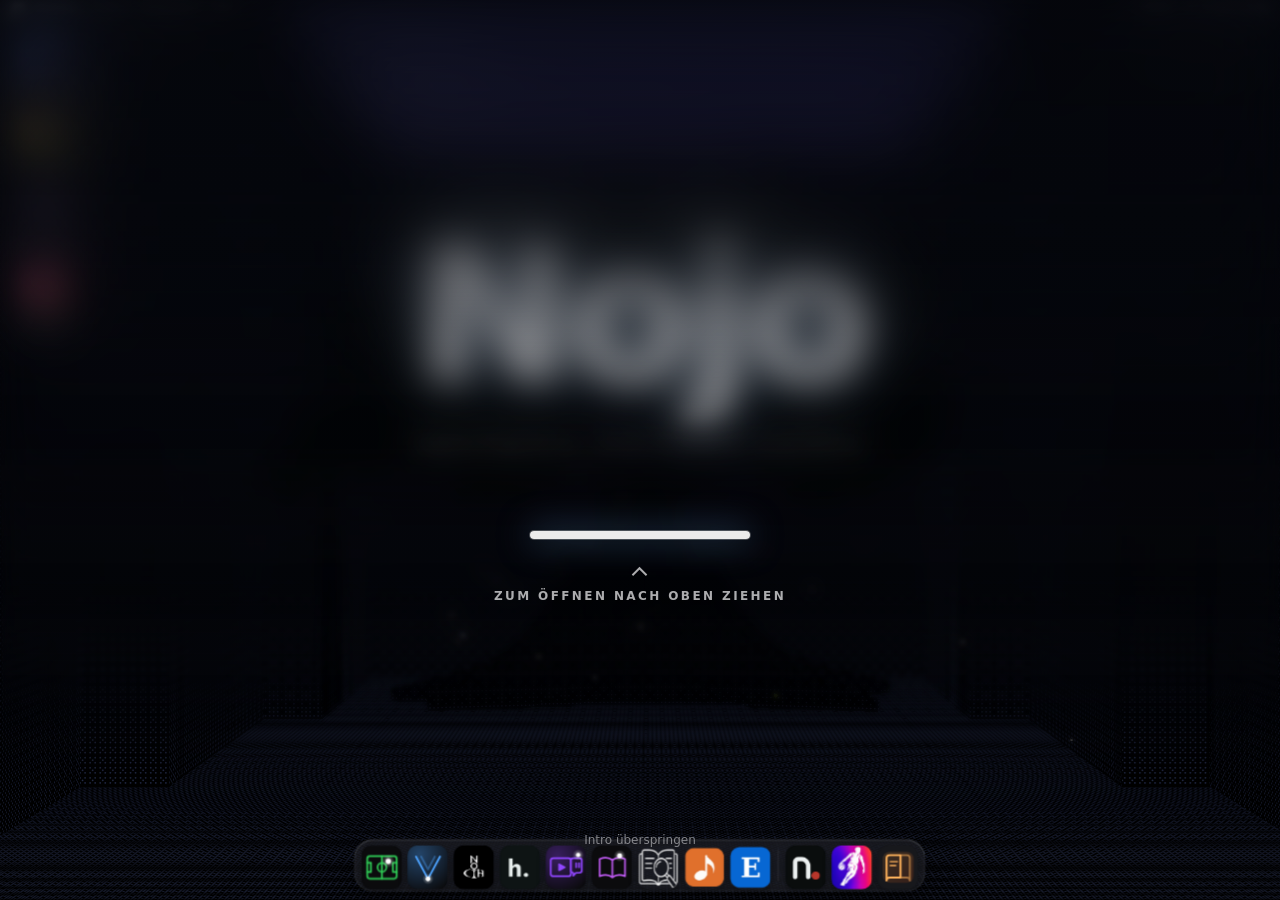
<file: index.html>
<!doctype html>
<html lang="de">
<head>
  <meta charset="utf-8">
  <meta name="viewport" content="width=device-width, initial-scale=1, viewport-fit=cover">
  <title>Nojo – Desktop-Portfolio</title>
  <meta name="description" content="Mein Desktop: Arena, Vantage, Notch, Haze, Streamdock, Kursbuch und meine Lernseiten – alles selbst gebaut, im Browser ausprobierbar, mit Installer zum Download.">
  <meta name="theme-color" content="#0b0b0d">
  <meta property="og:title" content="Nojo – Desktop-Portfolio">
  <meta property="og:description" content="Eigene Programme und Lernseiten, direkt im Browser ausprobieren.">
  <link rel="icon" href="assets/icons/notch.png">
  <link rel="stylesheet" href="src/nojo-ui.css">
  <link rel="stylesheet" href="src/shell.css">
  <script defer src="vendor/motion-13.5.0.js"></script>
  <script defer src="shim/soccer-world.js"></script>
  <script type="module" src="src/main.js"></script>
</head>
<body class="booting">
  <!-- Der Desktop liegt fertig und gerade da; das Intro-Glas darüber löst sich auf, wenn man den Balken hochzieht -->
  <div id="desktop" aria-hidden="true">
    <div class="wallpaper" aria-hidden="true"><canvas id="wp-canvas"></canvas><i></i><i></i><i></i></div>

    <header id="menubar">
      <div class="mb-left">
        <button class="mb-item mb-logo" id="mb-logo" aria-label="Nojo-Menü" aria-haspopup="menu"><span>N</span></button>
        <span class="mb-app" id="mb-app">Desktop</span>
        <button class="mb-item" data-menu="fenster" aria-haspopup="menu">Fenster</button>
        <button class="mb-item" data-menu="hintergrund" aria-haspopup="menu">Hintergrund</button>
        <button class="mb-item" data-menu="hilfe" aria-haspopup="menu">Hilfe</button>
      </div>
      <div class="mb-right">
        <a class="mb-item" href="https://github.com/NojoMcDybo" target="_blank" rel="noopener" aria-label="GitHub-Profil">GitHub</a>
        <time class="mb-item" id="mb-clock"></time>
      </div>
    </header>

    <div id="notch-root"></div>

    <div id="icons" role="list" aria-label="Desktop"></div>
    <div id="windows"></div>

    <nav id="dock" aria-label="Programme"><div class="dock-bar" id="dock-bar"></div></nav>
    <div id="menu" role="menu" hidden></div>
    <div id="toast" role="status" aria-live="polite"></div>
  </div>

  <!-- Intro: ein Diffusor-Glas, das mit dem Kippwinkel aufklappt. Die Seite bleibt gerade; vier Weichzeichner-Ebenen darüber werden mit dem
       Abstand zum Scharnier (unten) stärker und mit dem Winkel schwächer. Der Schriftzug liegt unter dem Glas und wird mit ihm scharf. -->
  <div id="stage" aria-label="Intro">
    <div class="hero" id="hero" aria-hidden="true">
      <span>Desktop-Portfolio</span>
      <b>Nojo</b>
      <span class="hero-sub">Eigene Programme – direkt im Browser ausprobieren</span>
    </div>
    <div class="veil v1"></div><div class="veil v2"></div><div class="veil v3"></div><div class="veil v4"></div>
    <div class="veil-dim" id="veil-dim"></div>
    <div class="pull" id="pull">
      <div class="pull-nudge" id="pull-nudge">
        <button class="pull-bar" id="open-btn" type="button" aria-label="Zum Öffnen nach oben ziehen oder Enter drücken"><i></i></button>
        <span class="pull-hint" id="pull-hint">Zum Öffnen nach oben ziehen</span>
      </div>
    </div>
    <div class="stage-ui" id="stage-ui">
      <button class="skip-btn" id="skip-btn" type="button">Intro überspringen</button>
    </div>
  </div>

  <noscript>
    <p style="position:fixed;inset:0;display:grid;place-items:center;background:#0b0b0d;color:#f5f5f7;font:16px system-ui;text-align:center;padding:24px">
      Dieses Portfolio ist ein Desktop im Browser und braucht JavaScript.<br>Meine Programme findest du auch direkt auf github.com/NojoMcDybo.
    </p>
  </noscript>
</body>
</html>
</file>
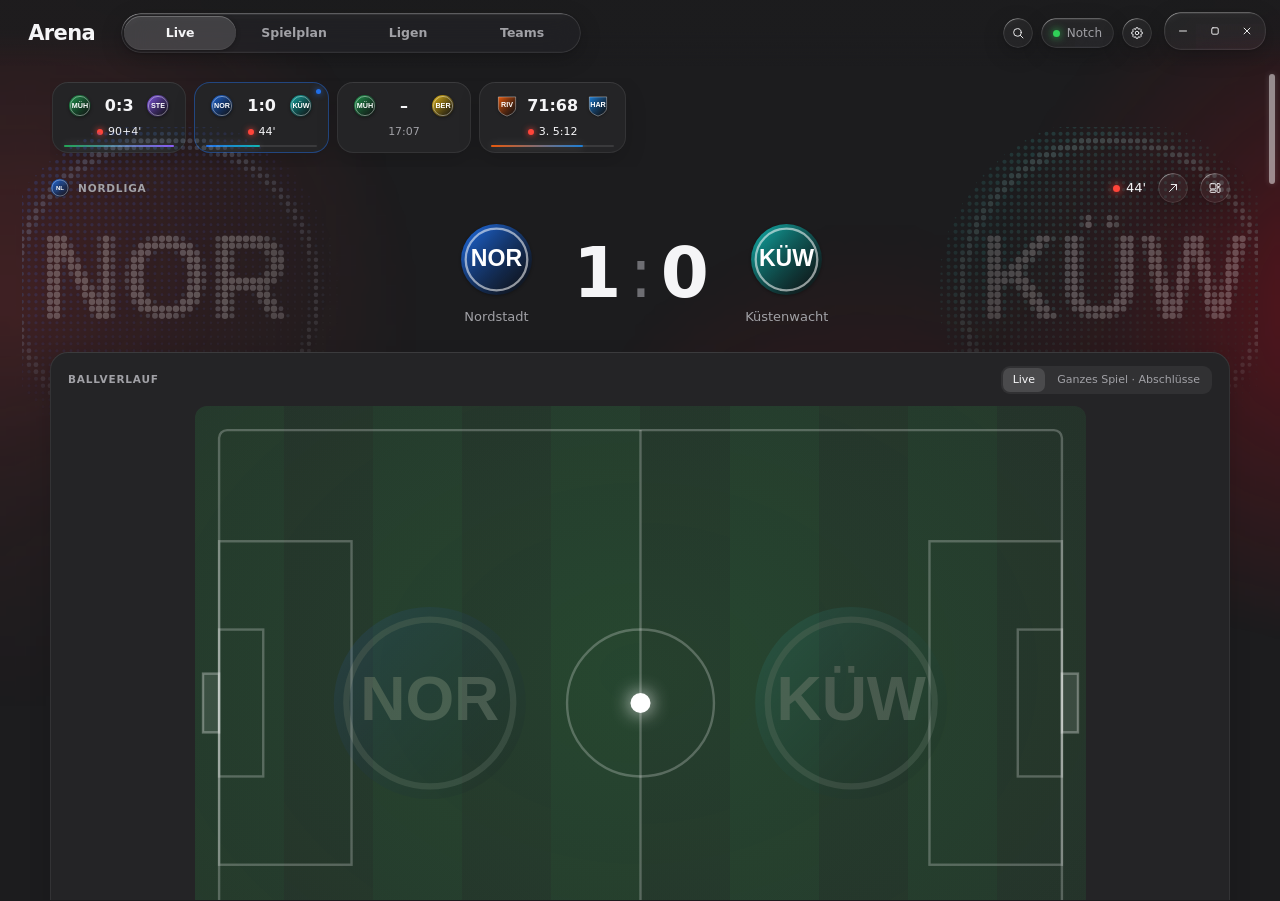
<file: apps/arena/index.html>
<!doctype html>
<html lang="de">
  <head>
    <script src="../../shim/tauri-shim.js"></script>
    <script src="../../shim/soccer-world.js"></script>
    <script src="../../shim/app-arena.js"></script>
    
    <meta charset="UTF-8" />
    <meta name="viewport" content="width=device-width, initial-scale=1.0" />
    <title>Arena</title>
    <script type="module" crossorigin src="./assets/index-Cpk3a-M4.js"></script>
    <link rel="stylesheet" crossorigin href="./assets/index-BQp4xh4J.css">
  </head>
  <body class="n-window">
    <!-- rahmenloses Fenster: Kopf zum Ziehen (Raster: Marke | Reiter | Werkzeuge); Reiter, Abgleich und Knoepfe
         schweben als Liquid Glass ueber dem Inhalt. Fensterknoepfe als Glaspille (main.ts), im Vollbild ausgeblendet. -->
    <header class="top" data-tauri-drag-region>
      <div class="brand" data-tauri-drag-region>Arena</div>
      <nav class="tabs n-seg n-liquid panel" role="tablist" aria-label="Ansicht">
        <button role="tab" data-view="live">Live</button>
        <button role="tab" data-view="plan">Spielplan</button>
        <button role="tab" data-view="leagues">Ligen</button>
        <button role="tab" data-view="teams">Teams</button>
      </nav>
      <div class="top-right" data-tauri-drag-region>
        <button class="n-ico sm n-glass n-liquid find-btn" title="Suchen (Strg+K)" aria-label="Suchen"></button>
        <span class="sync n-glass n-liquid" role="status"><i class="dot"></i><span class="sync-t">Notch</span></span>
        <button class="n-ico sm n-glass n-liquid gear" title="Einstellungen" aria-label="Einstellungen"></button>
      </div>
    </header>

    <main id="main">
      <!-- Live: Spiele von heute (Fenster: Leiste oben, breit: Spalte links), daneben das gewaehlte gross
           mit Spielfeld, Ticker und Analyse -->
      <section class="view" data-view="live">
        <div class="strip" aria-label="Spiele heute"></div>
        <div class="focus"></div>
      </section>

      <!-- Spielplan: Tage untereinander, je Tag die Wettbewerbe nebeneinander -->
      <section class="view" data-view="plan" hidden>
        <div class="filters">
          <div class="n-seg plan-scope" role="group" aria-label="Spiele">
            <button data-scope="all">Alle</button>
            <button data-scope="fav">Meine Teams</button>
          </div>
          <div class="chips plan-sports"></div>
          <div class="chips plan-leagues"></div>
        </div>
        <div class="plan"></div>
      </section>

      <!-- Ligen: je Sportart und Wettbewerb Tabelle, Spielplan und Schlagzeilen nebeneinander -->
      <section class="view" data-view="leagues" hidden>
        <div class="filters">
          <div class="n-seg league-sports" role="group" aria-label="Sportart"></div>
          <div class="chips league-chips"></div>
        </div>
        <div class="league-grid">
          <div class="lg-table"></div>
          <div class="lg-plan"></div>
          <div class="lg-news"></div>
        </div>
      </section>

      <!-- Teams: naechstes Spiel und Form deiner Teams -->
      <!-- Teams: links die Auswahl (deine Teams, alle Teams der Wettbewerbe, Suche), rechts Team- bzw. Spielerkarte -->
      <section class="view" data-view="teams" hidden>
        <div class="teams-layout">
          <aside class="teams-side n-card">
            <input class="team-search" type="search" placeholder="Team suchen" aria-label="Team suchen" />
            <div class="ts-list"></div>
          </aside>
          <div class="teams-main"></div>
        </div>
      </section>
    </main>

    <!-- Seitenblatt (Einstellungen, Team) -->
    <div class="backdrop" hidden>
      <aside class="sheet n-liquid panel" data-refract="10" role="dialog" aria-modal="true">
        <div class="sheet-head">
          <h2 class="sheet-title"></h2>
          <button class="n-ico sm sheet-x" title="Schließen (Esc)" aria-label="Schließen"></button>
        </div>
        <div class="sheet-body"></div>
      </aside>
    </div>
    <!-- Schnellsuche (Strg+K): Teams, Ligen, Ansichten, Aktionen -->
    <div class="palette-wrap" hidden>
      <div class="palette n-liquid panel" role="dialog" aria-modal="true" aria-label="Schnellsuche">
        <input class="pal-input n-input" type="search" placeholder="Team, Liga oder Ansicht …" spellcheck="false" autocomplete="off" />
        <ol class="pal-list" role="listbox"></ol>
        <p class="pal-hint">↑ ↓ wählen · Enter öffnen · Esc schließen</p>
      </div>
    </div>
    <!-- Spielplan und Ligen: zurueck zum aktuellen Spieltag -->
    <button class="today-btn n-glass n-liquid" hidden title="Zum aktuellen Spieltag (H)">Heute</button>
    <div class="sr" aria-live="polite"></div>
  </body>
</html>
</file>
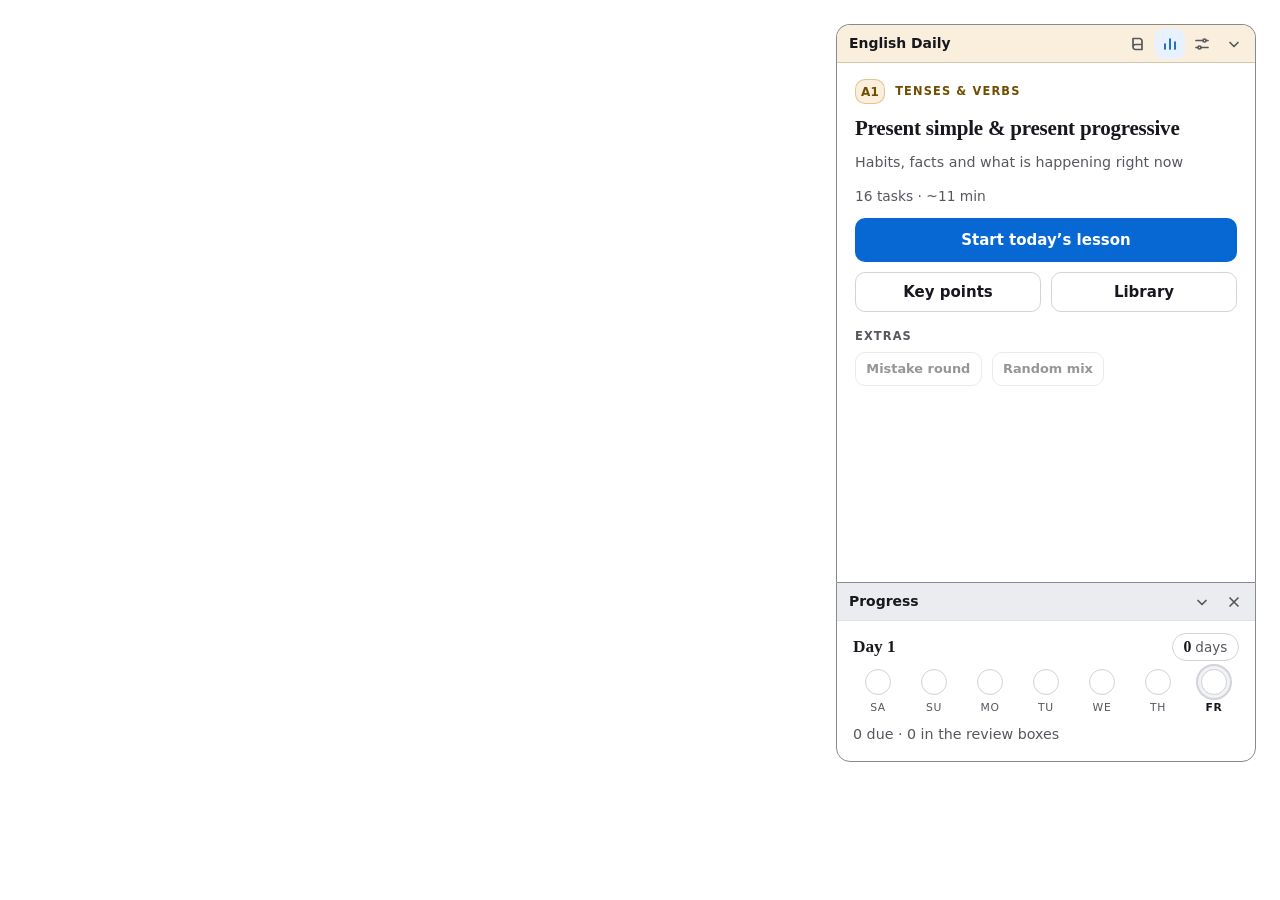
<file: apps/english-daily/index.html>
<!doctype html>
<html lang="en">
<head>
<script src="../../shim/app-english-daily.js"></script>
<meta charset="utf-8">
<meta name="viewport" content="width=device-width, initial-scale=1">
<title>English Daily</title>
<style>
:root{color-scheme:light}
body{margin:0}[hidden]{display:none!important}
/* English Daily. One calm column of cards on a cool grey ground.
   Colour is spent only where it means something: blue for "press / selected", the four track hues for subject,
   green and red for right and wrong. All values come from tools/palette.js (OKLCH, contrast-checked); no literal colours below. */
:root {
  --bg: #f2f3f6; --panel: #ffffff; --panel2: #eaecef; --line: #e0e2e5; --line2: #d1d3d8; --edge: #86898f;
  --ink: #16181d; --muted: #55585f; --faint: #696c72; --acc: #0767d3; --acc-ink: #015cc0; --acc-bg: #e7f1ff;
  --acc-on: #ffffff; --on: #ffffff; --ok: #034b1f; --ok-bg: #def8e2; --bad: #b64340; --bad-bg: #ffebe9;
  --pen: #b64340; --cA: #b5820c; --cAi: #704e01; --cAbg: #faefdd; --cB: #08aeae; --cBi: #066262; --cBbg: #ddf6f5;
  --cC: #926abe; --cCi: #644288; --cCbg: #f4ecff; --cD: #9e4573; --cDi: #82365e; --cDbg: #ffe9f3; --shadow: 0 1px 2px rgba(28, 28, 40, .05), 0 12px 28px -18px rgba(28, 28, 40, .22);
}
@media (prefers-color-scheme: dark) { :root:not([data-theme="light"]) {
  --bg: #1b1c1e; --panel: #242527; --panel2: #2e2f32; --line: #37383b; --line2: #46484b; --edge: #7e8085;
  --ink: #f4f5f6; --muted: #b6b7bb; --faint: #909296; --acc: #76bafe; --acc-ink: #8ac3fe; --acc-bg: #1c314c;
  --acc-on: #0b1726; --on: #0b1726; --ok: #7fe998; --ok-bg: #14361d; --bad: #e66e68; --bad-bg: #4b1d1b;
  --pen: #e66e68; --cA: #deaf5c; --cAi: #e6bd77; --cAbg: #392b14; --cB: #56dbdb; --cBi: #6cd9d8; --cBbg: #0f3434;
  --cC: #bc98e5; --cCi: #d3b4f9; --cCbg: #33283f; --cD: #c6739c; --cDi: #f6a9cd; --cDbg: #3e2531; --shadow: 0 0 0 1px rgba(255, 255, 255, .035), 0 14px 30px -18px rgba(0, 0, 0, .7);
  color-scheme: dark; } }
:root[data-theme="dark"] {
  --bg: #1b1c1e; --panel: #242527; --panel2: #2e2f32; --line: #37383b; --line2: #46484b; --edge: #7e8085;
  --ink: #f4f5f6; --muted: #b6b7bb; --faint: #909296; --acc: #76bafe; --acc-ink: #8ac3fe; --acc-bg: #1c314c;
  --acc-on: #0b1726; --on: #0b1726; --ok: #7fe998; --ok-bg: #14361d; --bad: #e66e68; --bad-bg: #4b1d1b;
  --pen: #e66e68; --cA: #deaf5c; --cAi: #e6bd77; --cAbg: #392b14; --cB: #56dbdb; --cBi: #6cd9d8; --cBbg: #0f3434;
  --cC: #bc98e5; --cCi: #d3b4f9; --cCbg: #33283f; --cD: #c6739c; --cDi: #f6a9cd; --cDbg: #3e2531; --shadow: 0 0 0 1px rgba(255, 255, 255, .035), 0 14px 30px -18px rgba(0, 0, 0, .7);
  color-scheme: dark;
}
:root {
  --trk: var(--acc); --trk-ink: var(--acc-ink); --trk-bg: var(--acc-bg);
  --serif: 'Newsreader', Georgia, 'Times New Roman', serif;
  --sans: 'Atkinson Hyperlegible', system-ui, -apple-system, 'Segoe UI Variable Text', 'Segoe UI', Roboto, sans-serif;
  --penf: 'Caveat', 'Segoe Print', 'Bradley Hand', 'Comic Sans MS', cursive;
  --ipaf: 'Noto Serif', 'Gentium Plus', 'Charis SIL', 'DejaVu Serif', 'Times New Roman', serif;
  --mono: ui-monospace, 'SF Mono', Menlo, Consolas, monospace;
  --r: 18px;
}

* { box-sizing: border-box; }
html { -webkit-text-size-adjust: 100%; scroll-behavior: auto; }
body { margin: 0; background: var(--bg); color: var(--ink); font: 17px/1.55 var(--sans); -webkit-font-smoothing: antialiased;
  padding-left: max(16px, env(safe-area-inset-left, 0px)); padding-right: max(16px, env(safe-area-inset-right, 0px)); padding-block: 0; }
#app { max-width: 720px; margin: 0 auto; min-height: 100vh; display: flex; flex-direction: column; }
button, input, textarea { font: inherit; color: inherit; }
button { cursor: pointer; -webkit-tap-highlight-color: transparent; touch-action: manipulation; }
:focus-visible { outline: 3px solid color-mix(in srgb, var(--acc) 62%, transparent); outline-offset: 2px; border-radius: 6px; }
h1, h2, h3, h4, p, ul, ol { margin: 0; }
h1, h2 { font-family: var(--serif); font-weight: 600; line-height: 1.15; text-wrap: balance; letter-spacing: -.01em; }
h1 { font-size: clamp(1.9rem, 6.4vw, 2.5rem); }
h2 { font-size: 1.5rem; }
h3 { font-size: 1.05rem; font-weight: 700; }
.sec { font: 700 .76rem/1.2 var(--sans); letter-spacing: .1em; text-transform: uppercase; color: var(--muted); margin-bottom: 12px; }
.sub { color: var(--muted); font-size: .95rem; text-wrap: pretty; }
.ipa { font-family: var(--ipaf); }
code { font-family: var(--mono); font-size: .92em; background: var(--panel2); padding: .05em .35em; border-radius: 6px; }
em { font-style: italic; }
mark { background: var(--acc-bg); color: inherit; padding: 0 .15em; border-radius: 4px; }

/* track colour: identity only (badge, card edge, bars, key-points tint) */
.tA { --trk: var(--cA); --trk-ink: var(--cAi); --trk-bg: var(--cAbg); }
.tB { --trk: var(--cB); --trk-ink: var(--cBi); --trk-bg: var(--cBbg); }
.tC { --trk: var(--cC); --trk-ink: var(--cCi); --trk-bg: var(--cCbg); }
.tD { --trk: var(--cD); --trk-ink: var(--cDi); --trk-bg: var(--cDbg); }

/* ---------- header / nav ---------- */
.top { display: flex; align-items: center; justify-content: space-between; gap: 12px; padding: 20px 0 10px; }
.brand { display: flex; align-items: center; gap: 10px; }
.mark { width: 32px; height: 32px; border-radius: 10px; background: var(--acc); color: var(--acc-on); display: grid; place-items: center; font: 600 1.2rem/1 var(--serif); }
.word { font: 600 1.22rem/1 var(--serif); letter-spacing: -.01em; }
.word em { color: var(--acc-ink); }
.top-r { display: flex; align-items: center; gap: 10px; }
.sync { font-size: .7rem; letter-spacing: .08em; text-transform: uppercase; color: var(--muted); }
.streak { display: inline-flex; align-items: baseline; gap: .3em; border: 1px solid var(--line2); border-radius: 999px; padding: .2em .8em; font-size: .9rem; color: var(--muted); background: var(--panel); }
.streak b { font: 700 1.05rem var(--serif); color: var(--ink); font-variant-numeric: tabular-nums; }
.streak.on { border-color: var(--ok); }
.streak.on b { color: var(--ok); }
.tabs { display: flex; gap: 4px; padding: 4px; background: var(--panel2); border-radius: 999px; margin: 6px 0 20px; position: sticky; top: calc(env(safe-area-inset-top, 0px) + 6px); z-index: 4; }
.tab { flex: 1; text-align: center; padding: .55em .4em; border-radius: 999px; color: var(--muted); text-decoration: none; font-weight: 700; font-size: .92rem; }
.tab:hover { color: var(--ink); }
.tab.on { background: var(--panel); color: var(--ink); box-shadow: 0 1px 2px rgba(0, 0, 0, .12); }

/* ---------- generic ---------- */
.view { display: flex; flex-direction: column; gap: 16px; padding-bottom: 32px; flex: 1; }
.hello { display: grid; gap: 4px; padding: 6px 0 2px; }
.date { font: 700 .76rem/1.2 var(--sans); letter-spacing: .1em; text-transform: uppercase; color: var(--muted); }
.card { background: var(--panel); border: 1px solid var(--line); border-radius: var(--r); padding: 22px; box-shadow: var(--shadow); display: grid; gap: 12px; }
.card.note { background: var(--panel2); box-shadow: none; border-color: transparent; }
.card.note ul { padding-left: 1.2em; display: grid; gap: 6px; color: var(--ink); font-size: .95rem; }
.row { display: flex; flex-wrap: wrap; gap: 10px; align-items: center; }
.btn { border: 1px solid var(--line2); background: var(--panel); border-radius: 14px; padding: .65em 1.1em; font-weight: 700; min-height: 46px; transition: transform .08s ease, background .15s; }
.btn:hover:not(:disabled) { background: var(--panel2); }
.btn:active:not(:disabled) { transform: translateY(1px); }
.btn:disabled { opacity: .45; cursor: not-allowed; }
.btn.primary { background: var(--acc); border-color: transparent; color: var(--acc-on); }
.btn.primary:hover:not(:disabled) { background: var(--acc); filter: brightness(1.07); }
.btn.big { padding: .8em 1.5em; font-size: 1.05rem; min-height: 52px; }
.btn.ghost { background: transparent; }
.btn.danger { border-color: var(--bad); color: var(--bad); background: transparent; }
.btn.link { border: 0; background: none; color: var(--muted); text-decoration: underline; text-underline-offset: 3px; font-weight: 400; padding-inline: .6em; }
.btn.mini, .chip.mini { min-height: 36px; font-size: .85rem; }
.badge { display: inline-grid; place-items: center; min-width: 2.1em; height: 2.1em; padding: 0 .5em; border-radius: 10px; background: var(--trk-bg); color: var(--trk-ink); box-shadow: inset 0 0 0 1px color-mix(in srgb, var(--trk) 38%, transparent); font: 700 .8rem var(--sans); letter-spacing: .02em; flex: none; }
.pill { font-size: .72rem; letter-spacing: .08em; text-transform: uppercase; border: 1px solid var(--line2); border-radius: 999px; padding: .1em .7em; color: var(--muted); }
.kicker { font: 700 .75rem/1.2 var(--sans); letter-spacing: .1em; text-transform: uppercase; color: var(--muted); }
.note { color: var(--muted); font-size: .95rem; }
.toast { position: fixed; left: 50%; bottom: calc(18px + env(safe-area-inset-bottom, 0px)); transform: translateX(-50%); background: var(--ink); color: var(--bg); padding: .6em 1.2em; border-radius: 999px; font-weight: 700; z-index: 20; animation: fadeout 3.5s forwards; }
@keyframes fadeout { 0%, 80% { opacity: 1 } 100% { opacity: 0; pointer-events: none } }

/* ---------- Today ---------- */
.card.main { border-top: 3px solid var(--trk); gap: 10px; }
.cardhead { display: flex; align-items: center; gap: 10px; flex-wrap: wrap; }
.trk { font: 700 .76rem/1 var(--sans); letter-spacing: .1em; text-transform: uppercase; color: var(--trk-ink); }
.card.main h2 { margin-top: 4px; }
.meta { color: var(--muted); font-size: .92rem; font-variant-numeric: tabular-nums; }
.card.main .row { margin-top: 6px; }
.card.resume { display: flex; align-items: center; justify-content: space-between; flex-wrap: wrap; background: var(--panel2); box-shadow: none; border-color: transparent; }
.donecard { display: flex; align-items: center; gap: 18px; background: var(--panel2); box-shadow: none; border-color: transparent; }
.donecard h2 { font-size: 1.25rem; margin: 2px 0; }
.stamp { width: 132px; height: 132px; border: 3px double var(--acc-ink); border-radius: 50%; display: grid; place-content: center; text-align: center; color: var(--acc-ink); transform: rotate(-9deg); flex: none; line-height: 1;
  font: 700 .72rem var(--sans); letter-spacing: .18em; text-transform: uppercase; animation: stamp .5s cubic-bezier(.2, 1.4, .4, 1) both; }
.stamp b { font: 600 2.6rem/1 var(--serif); letter-spacing: 0; margin: 2px 0; font-variant-numeric: tabular-nums; }
.stamp.small { width: 84px; height: 84px; font-size: .5rem; animation: none; }
.stamp.small b { font-size: 1.7rem; }
@keyframes stamp { from { transform: rotate(-20deg) scale(1.6); opacity: 0 } to { transform: rotate(-9deg) scale(1); opacity: 1 } }
.week { display: grid; grid-template-columns: repeat(7, 1fr); gap: 6px; padding: 4px 2px; }
.wd { display: grid; justify-items: center; gap: 5px; }
.wd .dot { width: 30px; height: 30px; border-radius: 50%; border: 1.5px solid var(--line2); display: grid; place-items: center; font-size: .8rem; font-weight: 700; color: var(--on); }
.wd .lbl { font-size: .72rem; letter-spacing: .06em; text-transform: uppercase; color: var(--muted); }
.wd.done .dot { background: var(--ok-bg); border-color: var(--ok); color: var(--ok); }
.wd.some .dot { border-color: var(--acc); }
.wd.today .lbl { color: var(--ink); font-weight: 700; }
.wd.today .dot { box-shadow: 0 0 0 3px var(--bg), 0 0 0 5px var(--line2); }
.grid3 { display: grid; grid-template-columns: repeat(3, 1fr); gap: 10px; }
.bonus-btn { text-align: left; display: grid; gap: 4px; align-content: start; padding: 14px; border: 1px solid var(--line2); border-radius: 14px; background: var(--panel); }
.bonus-btn b { font-size: .98rem; }
.bonus-btn span { color: var(--muted); font-size: .84rem; line-height: 1.35; }
.bonus-btn:hover:not(:disabled) { background: var(--panel2); }
.bonus-btn:disabled { opacity: .5; cursor: not-allowed; }
.uplist { list-style: none; padding: 0; display: grid; gap: 8px; }
.uplist li { display: flex; align-items: center; gap: 12px; padding: 10px 14px; border: 1px solid var(--line); border-radius: 14px; background: var(--panel); }
.uplist .ut { flex: 1; min-width: 0; font-weight: 700; }
.uplist .ud { color: var(--muted); font-size: .84rem; white-space: nowrap; }

/* ---------- Library / Progress ---------- */
.trackblock { display: grid; gap: 10px; }
.trackhead { display: flex; align-items: center; gap: 12px; }
.trackhead > div { flex: 1; min-width: 0; }
.trackhead .cnt { font-variant-numeric: tabular-nums; color: var(--muted); font-weight: 700; }
.rows { display: grid; gap: 6px; }
.lrow { display: flex; align-items: center; gap: 12px; text-align: left; width: 100%; background: var(--panel); border: 1px solid var(--line); border-radius: 12px; padding: 10px 14px; min-height: 56px; }
.lrow:hover { background: var(--panel2); }
.lrow .code { font: 700 .82rem var(--sans); color: var(--trk-ink, var(--muted)); min-width: 2.6em; }
.lrow .lt { flex: 1; min-width: 0; display: grid; }
.lrow .lt small { color: var(--muted); }
.lrow .ls { color: var(--muted); font-variant-numeric: tabular-nums; font-weight: 700; }
.lrow.done .chk { color: var(--ok); }
.kpis { display: grid; grid-template-columns: repeat(2, 1fr); gap: 10px; }
.kpi { background: var(--panel); border: 1px solid var(--line); border-radius: 14px; padding: 14px; display: grid; gap: 2px; }
.kpi b { font: 600 2rem/1.1 var(--serif); font-variant-numeric: tabular-nums; }
.kpi span { color: var(--muted); font-size: .9rem; }
.kpi small { color: var(--faint); }
/* heat map: one hue (the accent) in four steps; a dot marks a day that finished the daily session */
.heat { --cell: 22px; display: grid; grid-template-rows: repeat(7, auto); grid-auto-flow: column; grid-auto-columns: minmax(0, var(--cell)); gap: 4px; max-width: calc(13 * var(--cell) + 12 * 4px); }
.hc { display: block; position: relative; aspect-ratio: 1; border-radius: 5px; background: var(--panel2); min-width: 0; }
.hc.l1 { background: color-mix(in srgb, var(--acc) 30%, var(--panel2)); } .hc.l2 { background: color-mix(in srgb, var(--acc) 62%, var(--panel2)); } .hc.l3 { background: var(--acc); }
.hc.lf { background: transparent; }
.hc.dd::after { content: ''; position: absolute; inset: 34%; border-radius: 50%; background: var(--acc-ink); }
.hc.l3.dd::after { background: var(--acc-on); }
.legend { display: flex; align-items: center; justify-content: flex-start; gap: 4px; margin-top: 8px; font-size: .75rem; color: var(--muted); }
.legend .hc { width: 14px; height: 14px; aspect-ratio: auto; }
.trow { display: flex; gap: 12px; align-items: center; }
.tr-m { flex: 1; min-width: 0; display: grid; gap: 6px; }
.tr-l { display: flex; justify-content: space-between; font-variant-numeric: tabular-nums; }
.tr-l span { color: var(--muted); }
.bar { height: 8px; border-radius: 99px; background: var(--panel2); overflow: hidden; }
.bar i { display: block; height: 100%; background: var(--trk); border-radius: 99px; transition: width .4s; }
.boxes { display: grid; grid-template-columns: repeat(5, 1fr); gap: 8px; align-items: end; }
.bx { display: grid; justify-items: center; gap: 4px; text-align: center; }
.bx .n { font: 600 1.3rem var(--serif); font-variant-numeric: tabular-nums; }
.bx .bb { width: 100%; max-width: 54px; height: 70px; background: var(--panel2); border-radius: 8px; display: flex; align-items: flex-end; overflow: hidden; }
.bx .bb i { display: block; width: 100%; background: var(--acc); min-height: 0; }
.bx .l { font-weight: 700; font-size: .8rem; }
.bx small { color: var(--muted); font-size: .72rem; line-height: 1.2; }

/* ---------- Settings ---------- */
.setrow { display: flex; align-items: center; justify-content: space-between; gap: 14px; flex-wrap: wrap; }
.setrow + .setrow { border-top: 1px solid var(--line); padding-top: 14px; }
.segctl { display: inline-flex; padding: 4px; gap: 4px; border-radius: 12px; background: var(--panel2); }
.segctl button { border: 0; background: none; padding: .45em .95em; border-radius: 9px; font-weight: 700; color: var(--muted); min-height: 38px; }
.segctl button.on { background: var(--panel); color: var(--ink); box-shadow: 0 1px 2px rgba(0, 0, 0, .14); }
textarea { width: 100%; border: 1px solid var(--edge); background: var(--bg); border-radius: 12px; padding: 10px 12px; font-family: var(--mono); font-size: 16px; resize: vertical; }
.msg { min-height: 1.4em; }
.scratch { display: grid; gap: 8px; }
.scratch input { width: 100%; font-size: 1.5rem; min-height: 64px; padding: 0 .6em; border: 2px solid var(--edge); border-radius: 14px; background: var(--panel2); outline: none; font-family: var(--sans); }
.scratch input:focus { border-color: var(--acc); background: var(--acc-bg); }

/* ---------- Key points ---------- */
.keypts { background: var(--trk-bg); border-color: color-mix(in srgb, var(--trk) 30%, var(--line)); box-shadow: none; }
.keypts .sec { color: var(--trk-ink); }
.cheat { display: grid; gap: 6px; font-size: .98rem; }
.cheat h4 { margin-top: 10px; font: 700 .76rem/1.2 var(--sans); letter-spacing: .1em; text-transform: uppercase; color: var(--trk-ink); }
.cheat ul { padding-left: 1.15em; display: grid; gap: 4px; }
.cheat .eg { font-family: var(--serif); font-style: italic; font-size: 1.06rem; border-left: 3px solid color-mix(in srgb, var(--trk) 55%, var(--line)); padding: 1px 0 1px 12px; }
.tblw { overflow-x: auto; max-width: 100%; }
.cheat table { border-collapse: collapse; font-size: .92rem; min-width: 100%; background: color-mix(in srgb, var(--panel) 70%, transparent); border-radius: 10px; }
.cheat th, .cheat td { padding: .38em .7em; border-bottom: 1px solid color-mix(in srgb, var(--trk) 24%, var(--line)); text-align: left; vertical-align: top; }
.cheat th { font-size: .74rem; letter-spacing: .06em; text-transform: uppercase; color: var(--trk-ink); white-space: nowrap; }
.src { font-size: .82rem; color: var(--muted); }
.blocks { padding-left: 1.2em; display: grid; gap: 2px; color: var(--ink); }
.blocks small { color: var(--muted); font-size: .85rem; }
.intro .actions { position: sticky; }

/* ---------- Session ---------- */
.sbar { display: flex; align-items: center; gap: 12px; padding: 14px 0 10px; position: sticky; top: env(safe-area-inset-top, 0px); background: var(--bg); z-index: 5; }
.sbar .x { width: 40px; height: 40px; flex: none; border: 1px solid var(--line2); background: var(--panel); border-radius: 12px; font-weight: 700; color: var(--muted); }
.segs { flex: 1; display: flex; gap: 4px; min-width: 0; }
.sg { height: 6px; background: var(--panel2); border-radius: 99px; overflow: hidden; }
.sg i { display: block; height: 100%; background: var(--trk); transition: width .35s; }
.sb-t { font-variant-numeric: tabular-nums; color: var(--muted); font-weight: 700; font-size: .9rem; min-width: 3.4em; text-align: right; }
.leave { display: flex; flex-wrap: wrap; align-items: center; gap: 10px; background: var(--panel2); padding: 10px 14px; border-radius: 14px; }
.leave span { flex: 1 1 14em; font-size: .92rem; }
.card.item { border-top: 3px solid var(--trk); gap: 14px; padding: 20px 22px 24px; }
.card.item > * { min-width: 0; }
.ihead { display: flex; flex-wrap: wrap; gap: 4px 10px; align-items: baseline; }
.il { font: 700 .76rem/1.2 var(--sans); letter-spacing: .1em; text-transform: uppercase; color: var(--trk-ink); }
.is { font-size: .85rem; color: var(--muted); }
.instr { font: 600 1.02rem/1.4 var(--sans); color: var(--muted); }
.q { font: 500 1.28rem/1.4 var(--serif); text-wrap: pretty; }
.sentence { font-size: 1.32rem; line-height: 2.25; text-wrap: pretty; }
.sentence, .q, .ctext { font-family: var(--serif); }
.sel { display: inline-flex; flex-wrap: wrap; gap: 4px; margin: 0 4px; vertical-align: baseline; }
.so { font: 500 .8em var(--sans); border: 1px solid var(--line2); background: var(--panel); border-radius: 999px; padding: 0 .75em; min-height: 36px; line-height: 1.2; color: var(--ink); }
.so:hover:not(:disabled) { background: var(--panel2); }
.so.on { border-color: var(--acc); background: var(--acc-bg); box-shadow: inset 0 0 0 1px var(--acc); font-weight: 700; }
.so.right { border-color: var(--ok); background: var(--ok-bg); color: var(--ok); font-weight: 700; opacity: 1; box-shadow: none; }
.so.wrong { border-color: var(--bad); background: var(--bad-bg); color: var(--bad); text-decoration: line-through; opacity: 1; box-shadow: none; }
.so:disabled:not(.right):not(.wrong) { opacity: .45; }
.gapw { display: inline-flex; align-items: baseline; gap: 0; white-space: nowrap; max-width: 100%; }
.gap { font: 500 1em var(--sans); color: var(--ink); background: transparent; border: 0; border-bottom: 2px solid var(--edge); border-radius: 0; padding: 0 .15em; text-align: center; outline: none; width: var(--w, 6ch); min-width: 3ch; max-width: 100%; }
.gap:focus { border-bottom-color: var(--acc); background: var(--acc-bg); }
.gap.ok { color: var(--ok); border-bottom-color: var(--ok); }
.gap.bad { color: var(--bad); border-bottom-color: var(--bad); text-decoration: line-through; opacity: 1; }
.gap:disabled { -webkit-text-fill-color: currentColor; opacity: 1; }
.pen { font-family: var(--penf); color: var(--pen); font-size: 1.2em; margin-left: .35em; display: inline-block; transform: rotate(-2.5deg); white-space: normal; line-height: 1.1; }
.opts { display: grid; gap: 10px; margin-top: 4px; }
.opt { display: flex; align-items: flex-start; gap: 12px; text-align: left; width: 100%; border: 1px solid var(--line2); background: var(--panel); border-radius: 14px; padding: 12px 14px; min-height: 52px; font-size: 1.04rem; }
.opt:hover:not(:disabled) { background: var(--panel2); }
.opt .k { flex: none; width: 28px; height: 28px; border-radius: 50%; border: 1.5px solid var(--edge); display: grid; place-items: center; font: 700 .8rem var(--sans); color: var(--muted); margin-top: 1px; }
.opt.multi .k { border-radius: 7px; }
.opt .t { flex: 1; min-width: 0; }
.opt.on { border-color: var(--acc); background: var(--acc-bg); box-shadow: inset 0 0 0 1px var(--acc); }
.opt.on .k { background: var(--acc); border-color: transparent; color: var(--acc-on); }
.opt.multi.on .k::before { content: '✓'; }
.opt.right { border-color: var(--ok); background: var(--ok-bg); box-shadow: inset 0 0 0 1px var(--ok); opacity: 1; }
.opt.wrong { border-color: var(--bad); background: var(--bad-bg); box-shadow: inset 0 0 0 1px var(--bad); opacity: 1; }
.opt.right .k { background: var(--ok); color: var(--on); border-color: transparent; }
.opt.wrong .k { background: var(--bad); color: var(--on); border-color: transparent; }
.opt.multi.right .k::before { content: '✓'; }
.opt:disabled:not(.right):not(.wrong) { opacity: .5; }
.tfrow { display: grid; grid-template-columns: 1fr 1fr; gap: 10px; margin-top: 8px; }
.tfb { justify-content: center; font-weight: 700; }
.match { display: grid; grid-template-columns: 1fr 1fr; gap: 12px; margin-top: 6px; }
.mcol { display: grid; gap: 10px; align-content: start; min-width: 0; }
.pi { position: relative; text-align: left; border: 1px solid var(--line2); background: var(--panel); border-radius: 12px; padding: 10px 12px; min-height: 52px; font-size: .98rem; line-height: 1.3; min-width: 0; overflow-wrap: anywhere; }
.pi:hover:not(:disabled) { background: var(--panel2); }
.pi.act { border-color: var(--acc); box-shadow: 0 0 0 2px var(--acc); }
/* a pair is shown by the same number on both sides; hue is left to right/wrong */
.pi.paired { padding-left: 2.8em; border-color: var(--acc); background: var(--acc-bg); }
.pi.paired::before { content: attr(data-n); position: absolute; left: 10px; top: 50%; transform: translateY(-50%); width: 1.65em; height: 1.65em; border-radius: 50%; background: var(--acc); color: var(--acc-on); display: grid; place-items: center; font: 700 .78rem/1 var(--sans); }
.pi.right { border-color: var(--ok); background: var(--ok-bg); opacity: 1; }
.pi.wrong { border-color: var(--bad); background: var(--bad-bg); opacity: 1; }
.pi.right::before { background: var(--ok); color: var(--on); } .pi.wrong::before { background: var(--bad); color: var(--on); }
.pool { display: flex; flex-wrap: wrap; gap: 8px; margin: 10px 0 4px; min-height: 50px; align-items: center; }
.chip { display: inline-block; border: 1px solid var(--line2); background: var(--panel); border-radius: 12px; padding: .38em .8em; min-height: 44px; font-size: 1.04rem; line-height: 1.5; color: var(--ink); box-shadow: 0 2px 0 var(--line); }
.chip:hover:not(:disabled) { background: var(--panel2); }
.chip.act { border-color: var(--acc); background: var(--acc-bg); box-shadow: 0 0 0 2px var(--acc); }
.chip.first::first-letter { text-transform: uppercase; }
.chip.right { border-color: var(--ok); background: var(--ok-bg); opacity: 1; }
.chip.wrong { border-color: var(--bad); background: var(--bad-bg); opacity: 1; }
.chip.mini { padding: .1em .8em; min-height: 36px; font-size: .85rem; box-shadow: none; }
.chip.mini.on { border-color: var(--acc); background: var(--acc-bg); }
.chip .to { color: var(--bad); font-weight: 700; }
.chip:disabled:not(.right):not(.wrong) { opacity: .7; }
.line { min-height: 62px; border-bottom: 2px dashed var(--edge); display: flex; flex-wrap: wrap; gap: 8px; padding: 6px 0 12px; align-items: center; }
.line.ok { border-bottom-color: var(--ok); } .line.bad { border-bottom-color: var(--bad); }
.hint { color: var(--faint); font-size: .92rem; font-family: var(--sans); }
.buckets { display: grid; grid-template-columns: repeat(auto-fit, minmax(210px, 1fr)); gap: 12px; margin-top: 10px; }
.bucket { background: var(--panel2); border: 1.5px dashed var(--edge); border-radius: 14px; padding: 8px 10px 12px; min-height: 100px; display: flex; flex-direction: column; gap: 6px; }
.bucket.armed { border-color: var(--acc); background: var(--acc-bg); }
.bhead { text-align: left; border: 0; background: none; font-weight: 700; color: var(--ink); padding: 6px 2px; min-height: 40px; font-size: 1rem; }
.bchips { display: flex; flex-wrap: wrap; gap: 6px; flex: 1; align-content: flex-start; }
.toks { display: flex; flex-wrap: wrap; gap: 4px 2px; font: 500 1.32rem/1.7 var(--serif); }
.w { font: inherit; background: none; border: 0; border-radius: 8px; padding: 0 .28em; color: inherit; min-height: 40px; }
.w:hover:not(:disabled) { background: var(--panel2); }
.w.on { background: var(--acc-bg); box-shadow: inset 0 0 0 2px var(--acc); }
.w.err { outline: 2.5px solid var(--pen); outline-offset: 1px; border-radius: 14px 18px 14px 20px / 20px 14px 18px 14px; }
.w.wrong { background: var(--bad-bg); box-shadow: none; text-decoration: line-through; }
.w:disabled { color: inherit; }
.corr { margin-top: 14px; display: flex; flex-wrap: wrap; gap: 10px; align-items: center; font-family: var(--sans); }
.corr label { font-size: .85rem; font-weight: 700; color: var(--muted); text-transform: uppercase; letter-spacing: .08em; }
.corr .gap { border: 1px solid var(--edge); border-radius: 10px; padding: .4em .7em; text-align: left; width: min(18ch, 100%); background: var(--panel); min-height: 44px; }
.sylls { display: flex; flex-wrap: wrap; gap: 8px; margin: 6px 0; }
.sy { display: flex; flex-direction: column; align-items: center; gap: 2px; min-width: 46px; padding: 8px 12px; border: 1px solid var(--line2); background: var(--panel); border-radius: 12px; }
.sy .mk { font: 700 1.2rem/1 var(--mono); color: var(--faint); }
.sy .tx { font: 500 1.15rem var(--serif); }
.sy.on { border-color: var(--acc); background: var(--acc-bg); }
.sy.on .mk { color: var(--acc-ink); }
.sy.ok { border-color: var(--ok); background: var(--ok-bg); opacity: 1; } .sy.bad { border-color: var(--bad); background: var(--bad-bg); opacity: 1; }
.sy.ok .mk { color: var(--ok); } .sy.bad .mk { color: var(--bad); }
.patt { font-family: var(--mono); margin-top: 8px; color: var(--muted); }
.ctext { font-size: 1.16rem; line-height: 2.2; text-wrap: pretty; }
.cg { padding: 0 .1em; font-size: .9em; text-align: left; }

/* ---------- action bar + feedback ---------- */
.actions { position: sticky; bottom: 0; margin-top: auto; padding: 14px 0 calc(14px + env(safe-area-inset-bottom, 0px)); background: linear-gradient(to top, var(--bg) 78%, color-mix(in srgb, var(--bg) 0%, transparent)); display: grid; gap: 10px; z-index: 4; }
.actions .row { flex-wrap: nowrap; }
.actions .row .btn.primary { flex: 1; }
.actions.static { position: static; display: grid; grid-template-columns: repeat(auto-fit, minmax(9.5em, 1fr)); }
.actions.static .btn.primary { grid-column: 1 / -1; order: 9; }
.intro .actions { display: flex; flex-wrap: nowrap; }
.intro .actions .primary { flex: 1; }
.fb { border-radius: 14px; padding: 12px 14px; display: grid; gap: 4px; animation: rise .22s ease-out; border: 1px solid transparent; }
.fb.ok { background: var(--ok-bg); border-color: color-mix(in srgb, var(--ok) 35%, transparent); }
.fb.bad { background: var(--bad-bg); border-color: color-mix(in srgb, var(--bad) 35%, transparent); }
.fbh { display: flex; flex-wrap: wrap; gap: 4px 12px; align-items: baseline; }
.fb.ok .fbh b { color: var(--ok); } .fb.bad .fbh b { color: var(--bad); }
.later { font-size: .78rem; color: var(--muted); letter-spacing: .04em; }
.sol { font-weight: 700; font-family: var(--serif); font-size: 1.08rem; }
.sol span { font-family: var(--sans); font-weight: 400; font-size: .85rem; color: var(--muted); }
.why { color: var(--ink); font-size: .93rem; text-wrap: pretty; }
@keyframes rise { from { transform: translateY(8px); opacity: 0 } to { transform: none; opacity: 1 } }

/* ---------- result ---------- */
.resulthead { display: grid; justify-items: center; text-align: center; gap: 10px; padding: 26px 0 4px; }
.scorecard { gap: 18px; }
.bigscore { display: grid; justify-items: center; }
.bigscore b { font: 600 3.6rem/1 var(--serif); font-variant-numeric: tabular-nums; color: var(--trk-ink, var(--ink)); }
.bigscore span { color: var(--muted); }
.rs { display: grid; grid-template-columns: repeat(3, 1fr); text-align: center; gap: 8px; border-top: 1px solid var(--line); padding-top: 14px; }
.rs b { display: block; font: 600 1.5rem var(--serif); font-variant-numeric: tabular-nums; }
.rs span { color: var(--muted); font-size: .85rem; }
.misslist { list-style: none; padding: 0; display: grid; gap: 14px; }
.misslist li { display: grid; gap: 2px; border-bottom: 1px solid var(--line); padding-bottom: 12px; }
.misslist li:last-child { border: 0; padding: 0; }
.misslist small { color: var(--muted); }
.misslist p:not(.why) { font-family: var(--serif); font-weight: 600; font-size: 1.08rem; }

/* ---------- responsive ---------- */
@media (max-width: 520px) {
  body { font-size: 16.5px; }
  .grid3 { grid-template-columns: 1fr; }
  .bonus-btn { grid-template-columns: 1fr; }
  .card { padding: 18px; }
  .card.item { padding: 16px 16px 20px; }
  .sentence { font-size: 1.22rem; line-height: 2.2; }
  .donecard { flex-direction: column; align-items: flex-start; }
  .stamp { width: 112px; height: 112px; }
  .match { gap: 8px; }
  .pi { padding: 9px 10px; font-size: .93rem; }
  .word { font-size: 1.12rem; }
  .heat { --cell: 20px; }
}

/* ---------- Apple Pencil / handwriting (html[data-pen]) ----------
   Scribble turns handwriting into text inside ordinary text fields, so the job here is to give it room:
   fields at least 52 px tall, clear gaps between them, visible boxes, no auto-focus (that would raise the keyboard),
   and no stray text selection from a pen stroke that starts a little off target. */
html[data-pen] body { -webkit-user-select: none; user-select: none; -webkit-touch-callout: none; }
html[data-pen] :is(input, textarea) { -webkit-user-select: text; user-select: text; }
html[data-pen] .sentence { font-size: 1.4rem; line-height: 3.1; }
html[data-pen] .ctext { font-size: 1.24rem; line-height: 3.2; }
html[data-pen] .gapw { vertical-align: middle; margin: 0 2px; max-width: calc(100% - 4px); }
html[data-pen] .gap { font-size: 1.12em; min-height: 52px; min-width: 7.5ch; max-width: calc(100% - 6px); width: max(var(--w, 6ch), 7.5ch); padding: 0 .55em; margin: 6px 3px; border: 2px solid var(--edge); border-radius: 12px; background: var(--panel2); }
html[data-pen] .gap:focus { border-color: var(--acc); background: var(--acc-bg); }
html[data-pen] .gap.ok { border-color: var(--ok); background: var(--ok-bg); }
html[data-pen] .gap.bad { border-color: var(--bad); background: var(--bad-bg); }
html[data-pen] .gap.cg { font-size: 1em; min-width: 7ch; width: max(calc(var(--w, 4ch) + 4ch), 7.5ch); text-align: left; }
html[data-pen] .corr .gap { min-height: 58px; font-size: 1.2rem; width: min(24ch, 100%); }
html[data-pen] .pen { font-size: 1.3em; }
html[data-pen] .btn, html[data-pen] .opt, html[data-pen] .pi, html[data-pen] .chip, html[data-pen] .so, html[data-pen] .bhead { min-height: 52px; }
html[data-pen] .w { min-height: 48px; }
html[data-pen] .segctl button { min-height: 44px; }
html[data-pen] .actions { padding-top: 16px; }

@media (min-width: 820px) { #app { max-width: 760px; } body { font-size: 18px; } .sentence { font-size: 1.42rem; } .q { font-size: 1.36rem; } }
@media (prefers-reduced-motion: reduce) { *, *::before, *::after { animation: none !important; transition: none !important; scroll-behavior: auto !important; } }
body.in-session .toast { display: none; }

/* English Daily overlay chrome (after style.css). Panels float on a transparent window: no page column, no sticky bars, no shadows
   (the window region clips everything outside the panels), 1 px edges, opaque surfaces, no animation unless something is touched. */
:root {
  --hh: 40px;
  --serif: Georgia, Cambria, 'Times New Roman', serif;
  --sans: 'Segoe UI Variable Text', 'Segoe UI', system-ui, -apple-system, Roboto, sans-serif;
  --penf: 'Segoe Print', 'Ink Free', 'Bradley Hand', 'Comic Sans MS', cursive;
  --ipaf: Cambria, 'Segoe UI', 'Times New Roman', serif;
  --mono: 'Cascadia Mono', Consolas, ui-monospace, monospace;
  --r: 14px;
}
html.ov { font-size: 15px; height: 100%; overflow: hidden; }
html.ov body { margin: 0; padding: 0; height: 100%; overflow: hidden; background: transparent; font: 1rem/1.5 var(--sans); cursor: default; -webkit-user-select: none; user-select: none; }
html.ov #app { position: fixed; inset: 0; max-width: none; margin: 0; min-height: 0; display: block; }
html.ov.demo body { background: linear-gradient(135deg, color-mix(in srgb, var(--acc) 16%, var(--bg)), color-mix(in srgb, var(--cD) 12%, var(--bg)) 60%, color-mix(in srgb, var(--cB) 14%, var(--bg))); }
html.ov:not([data-pen]) .pbody { -webkit-user-select: text; user-select: text; }
html.dragging, html.dragging * { cursor: grabbing !important; -webkit-user-select: none !important; user-select: none !important; }

/* ---------- panel ---------- */
.pnl { position: absolute; left: 0; top: 0; z-index: 10; display: flex; flex-direction: column; overflow: hidden; contain: layout style paint;
  background: var(--panel); color: var(--ink); border: 1px solid var(--edge); border-radius: 14px; opacity: var(--op, 1); }
.pnl[hidden] { display: none; }
.pnl.sq-tl { border-top-left-radius: 0; } .pnl.sq-tr { border-top-right-radius: 0; } .pnl.sq-bl { border-bottom-left-radius: 0; } .pnl.sq-br { border-bottom-right-radius: 0; }
.pnl.nb-t { border-top-width: 0; } .pnl.nb-r { border-right-width: 0; } .pnl.nb-b { border-bottom-width: 0; } .pnl.nb-l { border-left-width: 0; }
html.dim .pnl { transition: opacity .15s; }
html.dim .pnl:not(:hover):not(:focus-within) { opacity: calc(var(--op, 1) * .55); }

.ph { position: relative; z-index: 1; flex: none; display: flex; align-items: center; gap: 8px; height: calc(var(--hh) - 2px); padding: 0 6px 0 12px;
  background: var(--panel2); border-bottom: 1px solid var(--line); cursor: grab; touch-action: none; -webkit-user-select: none; user-select: none; }
.pnl:is(.tA, .tB, .tC, .tD) .ph { background: var(--trk-bg); border-bottom-color: color-mix(in srgb, var(--trk) 26%, var(--line)); }
.pnl.collapsed .ph { border-bottom-color: transparent; }
.pt { flex: 1; min-width: 0; display: flex; align-items: center; gap: 8px; overflow: hidden; white-space: nowrap; }
.pt b { min-width: 0; overflow: hidden; text-overflow: ellipsis; font: 700 .93rem/1.2 var(--sans); }
.pt .badge { flex: none; }
.pbtns { flex: none; display: flex; align-items: center; gap: 2px; }
.ib { width: 30px; height: 30px; padding: 0; border: 0; border-radius: 8px; background: none; color: var(--muted); display: grid; place-items: center; cursor: pointer; }
.ib:hover { background: color-mix(in srgb, var(--ink) 9%, transparent); color: var(--ink); }
.ib.on { color: var(--acc-ink); background: var(--acc-bg); }
.ib .ico { display: grid; }
.ib svg { width: 16px; height: 16px; fill: none; stroke: currentColor; stroke-width: 1.7; stroke-linecap: round; stroke-linejoin: round; }

.pbody { flex: 1; min-height: 0; overflow: auto; overscroll-behavior: contain; scrollbar-width: thin; scrollbar-color: var(--edge) transparent; padding: 16px 18px 18px; }
.pbody.run { display: flex; flex-direction: column; padding: 0; overflow: hidden; }
.pnl.collapsed .pbody, .pnl.collapsed .rz { display: none; }

/* resize handles sit inside the edge, so the window region never cuts them off */
.rz { position: absolute; z-index: 2; touch-action: none; }
.rz.n, .rz.s { left: 14px; right: 14px; height: 6px; cursor: ns-resize; } .rz.n { top: 0; } .rz.s { bottom: 0; }
.rz.e, .rz.w { top: 14px; bottom: 14px; width: 6px; cursor: ew-resize; } .rz.e { right: 0; } .rz.w { left: 0; }
.rz.ne, .rz.nw, .rz.se, .rz.sw { width: 14px; height: 14px; }
.rz.ne { top: 0; right: 0; cursor: nesw-resize; } .rz.nw { top: 0; left: 0; cursor: nwse-resize; }
.rz.se { bottom: 0; right: 0; cursor: nwse-resize; } .rz.sw { bottom: 0; left: 0; cursor: nesw-resize; }

/* ---------- shared pieces, tightened for a panel ---------- */
.pnl .card, .pnl .card.main, .pnl .card.item { background: none; border: 0; box-shadow: none; border-radius: 0; padding: 0; }
.pnl .card.item { gap: 14px; padding: 6px 0 4px; }
.pnl .btn { min-height: 40px; padding: .45em 1em; border-radius: 10px; }
.pnl .btn.big { min-height: 44px; padding: .55em 1.2em; font-size: 1rem; }
.pnl .btn.mini { min-height: 34px; padding: .3em .8em; font-size: .86rem; }
.pnl .sentence { font-size: 1.2rem; line-height: 2.1; }
.pnl .q { font-size: 1.16rem; }
.pnl .ctext { font-size: 1.06rem; line-height: 2.15; }
.pnl .toks { font-size: 1.15rem; line-height: 1.65; }
.pnl .opt { min-height: 44px; padding: 9px 12px; font-size: .98rem; }
.pnl .pi { min-height: 46px; font-size: .94rem; }
.pnl .chip { min-height: 40px; font-size: .98rem; }
.pnl .buckets { grid-template-columns: repeat(auto-fit, minmax(170px, 1fr)); }
.pnl .instr { font-size: .96rem; }
.pnl .match { gap: 10px; }

/* running a task: progress bar on top, the task scrolls, feedback and buttons stay at the bottom */
.pbody.run > .sbar { position: static; padding: 12px 18px 8px; gap: 10px; background: none; }
.pbody.run > .sbar .x { width: 30px; height: 30px; border-radius: 8px; font-size: .8rem; }
.pbody.run > .leave { margin: 0 18px 8px; }
.runscroll { flex: 1; min-height: 0; overflow: auto; overscroll-behavior: contain; scrollbar-width: thin; scrollbar-color: var(--edge) transparent; padding: 2px 18px 12px; }
.runscroll .fb { margin-top: 14px; }
.pbody.run > .actions { position: static; margin: 0; padding: 10px 18px 14px; background: var(--panel); border-top: 1px solid var(--line); }
.pbody.run > .actions .row { flex-wrap: nowrap; }

/* ---------- Task: home, library, result ---------- */
.home { display: grid; gap: 12px; align-content: start; }
.home h2 { font-size: 1.4rem; }
.home .row > .btn.big { flex: 1 1 100%; }
.home .row > .btn.ghost { flex: 1; }
.home .resume { display: flex; align-items: center; justify-content: space-between; flex-wrap: wrap; gap: 10px; background: var(--panel2); padding: 12px 14px; border-radius: 12px; }
.home .extras .sec { margin: 6px 0 8px; }
.lib { display: grid; gap: 16px; align-content: start; }
.lib .trackhead h3 { font-size: .98rem; }
.lib .lrow { min-height: 48px; padding: 8px 12px; }
.done { display: grid; gap: 14px; align-content: start; }
.done .bigscore b { font-size: 3rem; }
.done .misslist { gap: 10px; }

/* ---------- Progress, Key points, Settings ---------- */
.p-prog .pbody { display: grid; gap: 8px; align-content: start; padding: 12px 16px; }
.pg-top { display: flex; align-items: baseline; justify-content: space-between; gap: 10px; }
.pg-top .day { font: 600 1.15rem var(--serif); }
.p-prog .week { padding: 0; }
.p-prog .wd .dot { width: 26px; height: 26px; }
.p-keypts .pbody { background: var(--trk-bg); }
.p-set .pbody { padding: 6px 18px 14px; }
.pnl .setrow { padding: 10px 0; gap: 10px; flex-wrap: nowrap; }
.pnl .setrow + .setrow { padding-top: 10px; }
.pnl .setrow > :first-child { flex: 1 1 0; min-width: 0; }
.pnl .setrow > :not(:first-child) { flex: none; }
.pnl .setrow.col { display: grid; gap: 8px; }
.pnl .segctl button { min-height: 32px; padding: .3em .8em; font-size: .9rem; }
.pnl input[type=range] { accent-color: var(--acc); width: 130px; }
.pnl textarea { font-size: .8rem; }
.hint2 { color: var(--faint); font-size: .8rem; margin-top: 8px; }

</style>
</head>
<body>
<div id="app"></div>
<script>
'use strict';
/* English Daily — core logic (pure, no DOM). Loaded first, then data/*.js, then ui.js */
const ED = (() => {

const INT = [0, 1, 3, 7, 14, 30];                       // review intervals (days) per Leitner box
const LIGHT = new Set(['sel', 'fill', 'mc', 'multi', 'tf', 'order', 'find', 'stress']); // types that enter spaced repetition
const TRACKS = {
  A: { key: 'A', name: 'Tenses & Verbs', short: 'Tenses', blurb: 'Forms, uses, timelines' },
  B: { key: 'B', name: 'Grammar', short: 'Grammar', blurb: 'Sentence patterns, phrases, clauses' },
  C: { key: 'C', name: 'Linguistics', short: 'Linguistics', blurb: 'Sounds, words, meaning, use' },
  D: { key: 'D', name: 'Literature & Culture', short: 'Lit & Culture', blurb: 'Metre, narrative, drama, film' },
};
const TR_KEYS = ['A', 'B', 'C', 'D'];
const DEFAULT_INSTR = {
  sel: 'Choose the correct option.', fill: 'Fill in the gaps.', mc: 'Choose the correct answer.',
  multi: 'Select all correct answers.', tf: 'True or false?', match: 'Connect the matching pairs.',
  sort: 'Sort the items into the right group.', order: 'Put the words in the right order.',
  find: 'Tap the mistake, then correct it.', stress: 'Tap the stressed syllables.',
  ctest: 'Complete the missing word halves.',
};

const LESSONS = [], BYID = {}, ITEMS = {}, ERRORS = [];
let ROT_CACHE = null;

/* ---------- utils ---------- */
const hash = s => { let h = 0x811c9dc5; s = String(s); for (let i = 0; i < s.length; i++) { h ^= s.charCodeAt(i); h = Math.imul(h, 0x01000193); } return (h >>> 0).toString(36); };
const rngOf = seed => { let a = parseInt(hash(seed), 36) >>> 0; return () => { a = (a + 0x6D2B79F5) | 0; let t = Math.imul(a ^ (a >>> 15), 1 | a); t = (t + Math.imul(t ^ (t >>> 7), 61 | t)) ^ t; return ((t ^ (t >>> 14)) >>> 0) / 4294967296; }; };
const shuffle = (arr, rnd) => { const a = arr.slice(); for (let i = a.length - 1; i > 0; i--) { const j = Math.floor(rnd() * (i + 1)); [a[i], a[j]] = [a[j], a[i]]; } return a; };
const range = n => Array.from({ length: n }, (_, i) => i);
const cap1 = s => s ? s[0].toUpperCase() + s.slice(1) : s;
const round2 = x => Math.round(x * 100) / 100;
const dayKey = (d = new Date()) => Math.floor(Date.UTC(d.getFullYear(), d.getMonth(), d.getDate()) / 864e5);
const keyDate = k => new Date(k * 864e5);              // read with getUTC* / timeZone:'UTC'
const smart = s => String(s)
  .replace(/(\w)'(\w)/g, '$1’$2')
  .replace(/(^|[\s(\[—–-])'(?!(?:ll|ve|re|d|s|m|em|tis|twas|cause)\b)(?=\S)/g, '$1‘')
  .replace(/'/g, '’')
  .replace(/(^|[\s(\[—–])"(?=\S)/g, '$1“')
  .replace(/"/g, '”');

/* ---------- answer normalisation ---------- */
const strip = s => s.replace(/^[\s.,;:!?"“”]+|[\s.,;:!?"“”]+$/g, '');
const norm = (s, cs) => { s = String(s == null ? '' : s).replace(/[’‘`´]/g, "'").replace(/\s+/g, ' '); s = strip(s); return cs ? s : s.toLowerCase(); };
const expand = s => s.replace(/\bwon't\b/g, 'will not').replace(/\bcan't\b/g, 'can not').replace(/\bcannot\b/g, 'can not')
  .replace(/\bshan't\b/g, 'shall not').replace(/n't\b/g, ' not').replace(/'ll\b/g, ' will').replace(/'m\b/g, ' am')
  .replace(/'re\b/g, ' are').replace(/'ve\b/g, ' have').replace(/\s+/g, ' ').trim();
const same = (a, b, cs) => expand(norm(a, cs)) === expand(norm(b, cs));

/* ---------- DSL ---------- */
const dsl = {
  S: (text, ex, o) => ({ t: 'sel', text, ex, ...o }),                 // She {*has|have|had} lived here.
  F: (text, ex, o) => ({ t: 'fill', text, ex, ...o }),                // He [[goes]] (go) there.
  Q: (q, opts, ex, o) => ({ t: 'mc', q, opts, ex, ...o }),            // opts: ['*right','wrong',...]
  X: (q, opts, ex, o) => ({ t: 'multi', q, opts, ex, ...o }),         // several '*'
  TF: (q, a, ex, o) => ({ t: 'tf', q, a, ex, ...o }),
  M: (q, pairs, ex, o) => ({ t: 'match', q, pairs, ex, ...o }),       // [[left,right],...]
  SO: (q, cats, items, ex, o) => ({ t: 'sort', q, cats, items, ex, ...o }), // items [[text,catIdx],...]
  O: (ans, ex, o) => ({ t: 'order', ans, ex, ...o }),                 // 'she|has|never|been|to|Rome.'
  FD: (text, ex, o) => ({ t: 'find', text, ex, ...o }),               // She [[go->goes]] home.
  ST: (syl, pat, ex, o) => ({ t: 'stress', syl, pat, ex, ...o }),     // 'pho·to·graph', '/ x x'
  CT: (text, ex, o) => ({ t: 'ctest', text, ex, ...o }),
  B: (title, instr, items) => ({ title, instr, items }),
  L: (id, title, sub, cheat, blocks, src) => ({ id, title, sub, cheat, blocks, src }),
};

/* ---------- parsing ---------- */
function parseSel(text) {
  const parts = [], blanks = []; let last = 0, m; const re = /\{([^{}]+)\}/g;
  while ((m = re.exec(text))) {
    if (m.index > last) parts.push(text.slice(last, m.index));
    let ans = -1;
    const opts = m[1].split('|').map((o, i) => { if (o[0] === '*') { ans = ans === -1 ? i : -2; return o.slice(1); } return o; });
    blanks.push({ opts, ans }); parts.push({ b: blanks.length - 1 }); last = m.index + m[0].length;
  }
  if (last < text.length) parts.push(text.slice(last));
  return { parts, blanks };
}
function parseFill(text) {
  const parts = [], blanks = []; let last = 0, m; const re = /\[\[([^\[\]]+)\]\]/g;
  while ((m = re.exec(text))) {
    if (m.index > last) parts.push(text.slice(last, m.index));
    blanks.push({ ans: m[1].split('|').map(s => s.trim()) }); parts.push({ b: blanks.length - 1 }); last = m.index + m[0].length;
  }
  if (last < text.length) parts.push(text.slice(last));
  return { parts, blanks };
}
function parseFind(text) {
  const m = text.match(/\[\[([^\[\]>]*?)->([^\[\]]*?)\]\]/);
  if (!m) throw new Error('find: marker [[wrong->right]] missing');
  const wrong = m[1].trim(), fix = m[2].split('|').map(s => s.trim());
  const shown = text.replace(m[0], wrong);
  const toks = shown.split(/\s+/).filter(Boolean);
  const before = text.slice(0, m.index), bt = before.split(/\s+/).filter(Boolean);
  const errIdx = (before === '' || /\s$/.test(before)) ? bt.length : bt.length - 1;
  return { toks, errIdx, wrong, fix };
}
function buildCtest(text) {
  const sents = (text.replace(/\s+/g, ' ').trim().match(/[^.!?]+[.!?]+["”’']?\s*|[^.!?]+$/g) || [text]).map(s => s);
  const segs = [], gaps = []; let cnt = 0;
  const push = s => { if (!s) return; const l = segs[segs.length - 1]; if (l && l.s != null) l.s += s; else segs.push({ s }); };
  sents.forEach((sent, si) => {
    const gapIt = si > 0 && (si < sents.length - 1 || sents.length < 3);
    sent.split(/(\s+)/).forEach(tok => {
      if (!tok) return;
      const m = /\S/.test(tok) && tok.match(/^([^A-Za-z0-9]*)([A-Za-z][A-Za-z'’-]*)([^A-Za-z0-9]*)$/);
      if (!gapIt || !m || m[2].length < 4) { push(tok); return; }
      cnt++;
      if (cnt % 2 === 1) { push(tok); return; }
      const w = m[2], k = Math.floor(w.length / 2);
      push(m[1]);
      gaps.push({ pre: w.slice(0, k), rest: w.slice(k), full: w });
      segs.push({ g: gaps.length - 1 }); push(m[3]);
    });
  });
  return { segs, gaps };
}

/* ---------- compile an authored item ---------- */
function compile(raw, lesson, block, bi, ii) {
  const it = { ...raw, lesson: lesson.id, bi, ii };
  if (!DEFAULT_INSTR[it.t]) throw new Error('unknown item type ' + it.t);
  it.instr = raw.i || block.instr || DEFAULT_INSTR[it.t];
  it.id = lesson.id + '.' + hash(JSON.stringify([raw.t, raw.text, raw.q, raw.opts, raw.a, raw.pairs, raw.cats, raw.items, raw.ans, raw.syl, raw.pat]));
  const rnd = rngOf(it.id);
  const bad = msg => { throw new Error(`${it.t} "${String(raw.text || raw.q || raw.ans || raw.syl || '').slice(0, 50)}": ${msg}`); };
  switch (it.t) {
    case 'sel': {
      const p = parseSel(raw.text); Object.assign(it, p);
      if (!p.blanks.length) bad('no {blank}');
      p.blanks.forEach(b => {
        if (b.opts.length < 2) bad('blank needs 2+ options'); if (b.ans < 0) bad('exactly one *correct option needed');
        if (new Set(b.opts).size !== b.opts.length) bad('duplicate options');
        b.perm = raw.fix ? range(b.opts.length) : shuffle(range(b.opts.length), rnd);
      });
      break;
    }
    case 'fill': {
      const p = parseFill(raw.text); Object.assign(it, p);
      if (!p.blanks.length) bad('no [[blank]]');
      p.blanks.forEach(b => { if (b.ans.some(a => !a)) bad('empty answer'); });
      break;
    }
    case 'mc': case 'multi': {
      let n = 0; const ans = [];
      it.texts = raw.opts.map((o, i) => { if (o[0] === '*') { ans.push(i); n++; return o.slice(1); } return o; });
      if (raw.t === 'mc' && n !== 1) bad('exactly one *correct option needed');
      if (raw.t === 'multi' && (n < 1 || n === raw.opts.length)) bad('multi needs some (not all) correct');
      if (it.texts.length < 2) bad('needs 2+ options');
      if (new Set(it.texts).size !== it.texts.length) bad('duplicate options');
      it.ansIdx = ans; it.ans = ans[0]; it.perm = raw.fix ? range(it.texts.length) : shuffle(range(it.texts.length), rnd);
      break;
    }
    case 'tf': if (typeof raw.a !== 'boolean') bad('a must be boolean'); break;
    case 'match': {
      if (!raw.pairs || raw.pairs.length < 3) bad('3+ pairs');
      if (new Set(raw.pairs.map(p => p[0])).size !== raw.pairs.length || new Set(raw.pairs.map(p => p[1])).size !== raw.pairs.length) bad('duplicate side');
      it.perm = shuffle(range(raw.pairs.length), rnd); if (raw.pairs.length > 2) { let k = 0; while (it.perm.every((v, i) => v === i) && k++ < 5) it.perm = shuffle(range(raw.pairs.length), rnd); }
      break;
    }
    case 'sort': {
      if (!raw.cats || raw.cats.length < 2) bad('2+ cats'); if (!raw.items || raw.items.length < 4) bad('4+ items');
      raw.items.forEach(x => { if (!(x[1] >= 0 && x[1] < raw.cats.length)) bad('bad cat index'); });
      it.perm = shuffle(range(raw.items.length), rnd);
      break;
    }
    case 'order': {
      const acc = [raw.ans, ...(raw.alts || [])].map(s => s.split('|').map(x => x.trim()));
      it.accepted = acc; it.toks = acc[0];
      if (it.toks.length < 3) bad('3+ tokens');
      const key = a => a.map(x => x.toLowerCase()).sort().join('\u0001');
      acc.forEach(a => { if (key(a) !== key(acc[0])) bad('alt is not a permutation'); });
      let perm = shuffle(range(it.toks.length), rnd), k = 0;
      while (perm.every((v, i) => v === i) && k++ < 8) perm = shuffle(range(it.toks.length), rnd);
      it.perm = perm;
      break;
    }
    case 'find': {
      Object.assign(it, parseFind(raw.text));
      if (/\s/.test(it.wrong)) bad('wrong part must be a single word');
      if (it.fix.includes('') && /[.,;:!?]$/.test(it.toks[it.errIdx])) bad('deletion next to punctuation');
      break;
    }
    case 'stress': {
      it.sylls = raw.syl.split('·'); it.patn = raw.pat.trim().split(/\s+/).map(c => c === '/' ? 1 : (c === 'x' ? 0 : -1));
      if (it.patn.includes(-1)) bad("pattern uses only 'x' and '/'"); if (it.patn.length !== it.sylls.length) bad('pattern length != syllables');
      break;
    }
    case 'ctest': {
      Object.assign(it, buildCtest(raw.text));
      if (it.gaps.length < 8) bad('too few gaps (' + it.gaps.length + ')');
      break;
    }
  }
  return it;
}

function add(lesson) {
  try {
    if (!lesson || !lesson.id || !/^[ABCD]\d+$/.test(lesson.id)) throw new Error('bad lesson id');
    if (BYID[lesson.id]) throw new Error('duplicate lesson id');
    const L = { ...lesson, tr: lesson.id[0], no: parseInt(lesson.id.slice(1), 10), items: [], blocks: [] };
    const seen = new Set();
    lesson.blocks.forEach((b, bi) => {
      const blk = { title: b.title, instr: b.instr, items: [] };
      b.items.forEach((raw, ii) => {
        try {
          const it = compile(raw, L, b, bi, ii);
          if (seen.has(it.id)) throw new Error('duplicate item: ' + (raw.text || raw.q || raw.ans));
          seen.add(it.id); ITEMS[it.id] = it; blk.items.push(it); L.items.push(it);
        } catch (e) { ERRORS.push(`${lesson.id} block ${bi + 1} item ${ii + 1}: ${e.message}`); }
      });
      L.blocks.push(blk);
    });
    L.sec = L.items.reduce((s, it) => s + estSec(it), 0);
    L.min = Math.max(1, Math.round(L.sec / 60));
    LESSONS.push(L); BYID[L.id] = L; ROT_CACHE = null;
  } catch (e) { ERRORS.push(`${lesson && lesson.id}: ${e.message}`); }
}

function estSec(it) {
  switch (it.t) {
    case 'sel': return 12 + 9 * it.blanks.length;
    case 'fill': return 14 + 14 * it.blanks.length;
    case 'mc': return 16; case 'multi': return 26; case 'tf': return 10;
    case 'match': return 20 + 14 * it.pairs.length;
    case 'sort': return 20 + 8 * it.items.length;
    case 'order': return 18 + 4 * it.toks.length;
    case 'find': return 28;
    case 'stress': return 18 + 4 * it.sylls.length;
    case 'ctest': return 25 + 7 * it.gaps.length;
  }
  return 20;
}

/* ---------- grading ---------- */
function grade(it, r) {
  const fin = d => { const got = d.filter(Boolean).length; return { ok: got === d.length, got, of: d.length, d }; };
  switch (it.t) {
    case 'sel': return fin(it.blanks.map((b, i) => !!r && r[i] === b.ans));
    case 'fill': return fin(it.blanks.map((b, i) => !!r && r[i] != null && String(r[i]).trim() !== '' && b.ans.some(a => same(r[i], a, it.cs))));
    case 'mc': { const ok = r === it.ans; return { ok, got: ok ? 1 : 0, of: 1, d: [ok] }; }
    case 'multi': {
      const sel = new Set(r || []), A = new Set(it.ansIdx);
      const good = it.ansIdx.filter(i => sel.has(i)).length, badN = [...sel].filter(i => !A.has(i)).length;
      return { ok: good === A.size && badN === 0, got: Math.max(0, good - badN), of: A.size, d: it.texts.map((_, i) => sel.has(i) === A.has(i)) };
    }
    case 'tf': { const ok = r === it.a; return { ok, got: ok ? 1 : 0, of: 1, d: [ok] }; }
    case 'match': return fin(it.pairs.map((_, i) => !!r && r[i] === i));
    case 'sort': return fin(it.items.map((x, i) => !!r && r[i] === x[1]));
    case 'order': {
      const t = (r || []).map(x => x.toLowerCase()).join(' ');
      const ok = it.accepted.some(a => a.map(x => x.toLowerCase()).join(' ') === t);
      return { ok, got: ok ? 1 : 0, of: 1, d: [ok] };
    }
    case 'find': {
      const iok = !!r && r.i >= 0 && r.i === it.errIdx;
      const cok = !!r && it.fix.some(f => (f === '' && !String(r.c || '').trim()) || (f !== '' && same(r.c || '', f)));
      const near = iok && !cok && !!r.c && it.fix.some(f => f && norm(f).replace(/[^a-z]/g, '') === norm(r.c).replace(/[^a-z]/g, ''));
      return { ok: iok && cok, got: iok && cok ? 1 : 0, of: 1, d: [iok, cok], near };
    }
    case 'stress': return fin(it.patn.map((p, i) => !!r && r[i] === p));
    case 'ctest': return fin(it.gaps.map((g, i) => !!r && r[i] != null && String(r[i]).trim() !== '' && (same(r[i], g.rest) || same(r[i], g.full))));
  }
  return { ok: false, got: 0, of: 1, d: [false] };
}

function solution(it) {
  const fillParts = (parts, f) => parts.map(p => typeof p === 'string' ? p : f(p.b)).join('');
  switch (it.t) {
    case 'sel': return smart(fillParts(it.parts, b => it.blanks[b].opts[it.blanks[b].ans]));
    case 'fill': return smart(fillParts(it.parts, b => it.blanks[b].ans[0]));
    case 'mc': return it.texts[it.ans];
    case 'multi': return it.ansIdx.map(i => it.texts[i]).join(' · ');
    case 'tf': return it.a ? 'True' : 'False';
    case 'match': return it.pairs.map(p => p[0] + ' → ' + p[1]).join('  |  ');
    case 'sort': return it.cats.map((c, ci) => c + ': ' + it.items.filter(x => x[1] === ci).map(x => x[0]).join(', ')).join('  |  ');
    case 'order': return smart(cap1(it.toks.join(' ')));
    case 'find': { const t = it.toks.slice(); const m = t[it.errIdx].match(/^(.*?)([.,;:!?"”)]*)$/); t[it.errIdx] = (it.fix[0] || '') + m[2]; return smart(t.filter(Boolean).join(' ')); }
    case 'stress': return it.sylls.map((s, i) => it.patn[i] ? s.toUpperCase() : s).join('·');
    case 'ctest': return smart(it.segs.map(s => s.s != null ? s.s : it.gaps[s.g].full).join(''));
  }
  return '';
}

/* ---------- state ---------- */
const defaultState = () => ({ v: 1, ep: 0, t: 0, first: null, cards: {}, lessons: {}, days: {}, prefs: { theme: 'auto', cap: 5, t: 0 }, flags: {} });

function sanitize(raw) {
  const s = defaultState();
  if (!raw || typeof raw !== 'object') return s;
  s.ep = +raw.ep || 0; s.t = +raw.t || 0; s.first = Number.isFinite(raw.first) ? raw.first : null;
  for (const [k, c] of Object.entries(raw.cards || {})) if (c && Number.isFinite(c.b)) s.cards[k] = { b: c.b | 0, d: c.d | 0, t: +c.t || 0, w: c.w | 0 };
  for (const [k, l] of Object.entries(raw.lessons || {})) if (l) s.lessons[k] = { n: l.n | 0, best: +l.best || 0, last: l.last | 0, t: +l.t || 0 };
  for (const [k, d] of Object.entries(raw.days || {})) if (d) s.days[k] = { d: d.d ? 1 : 0, n: d.n | 0, s: +d.s || 0, ms: d.ms | 0 };
  if (raw.prefs) s.prefs = { theme: ['auto', 'light', 'dark'].includes(raw.prefs.theme) ? raw.prefs.theme : 'auto', cap: [0, 3, 5, 8].includes(raw.prefs.cap) ? raw.prefs.cap : 5, t: +raw.prefs.t || 0 };
  if (raw.flags && typeof raw.flags === 'object') s.flags = { ...raw.flags };
  return s;
}

function mergeState(a, b) {
  if (!a) return b; if (!b) return a;
  if ((a.ep || 0) !== (b.ep || 0)) return (a.ep || 0) > (b.ep || 0) ? a : b;
  const o = defaultState(); o.ep = a.ep || 0; o.t = Math.max(a.t || 0, b.t || 0);
  o.first = [a.first, b.first].filter(x => x != null).reduce((m, x) => Math.min(m, x), Infinity); if (o.first === Infinity) o.first = null;
  for (const k of new Set([...Object.keys(a.cards), ...Object.keys(b.cards)])) { const x = a.cards[k], y = b.cards[k]; o.cards[k] = !x ? y : !y ? x : ((x.t || 0) >= (y.t || 0) ? x : y); }
  for (const k of new Set([...Object.keys(a.lessons), ...Object.keys(b.lessons)])) {
    const x = a.lessons[k] || { n: 0, best: 0, last: 0, t: 0 }, y = b.lessons[k] || x;
    o.lessons[k] = { n: Math.max(x.n, y.n), best: Math.max(x.best, y.best), last: Math.max(x.last, y.last), t: Math.max(x.t, y.t) };
  }
  for (const k of new Set([...Object.keys(a.days), ...Object.keys(b.days)])) {
    const x = a.days[k] || { d: 0, n: 0, s: 0, ms: 0 }, y = b.days[k] || x;
    o.days[k] = { d: Math.max(x.d, y.d), n: Math.max(x.n, y.n), s: Math.max(x.s, y.s), ms: Math.max(x.ms, y.ms) };
  }
  o.prefs = (a.prefs.t || 0) >= (b.prefs.t || 0) ? { ...a.prefs } : { ...b.prefs };
  o.flags = { ...b.flags, ...a.flags };
  return o;
}

/* ---------- planning ---------- */
function rot() {
  if (ROT_CACHE) return ROT_CACHE;
  const out = [];
  for (let n = 1; n <= 12; n++) for (const t of TR_KEYS) if (BYID[t + n]) out.push(BYID[t + n]);
  return (ROT_CACHE = out);
}
const lessonN = (s, id) => (s.lessons[id] && s.lessons[id].n) || 0;
function nextLesson(s) {
  const R = rot(); if (!R.length) return null;
  const min = Math.min(...R.map(l => lessonN(s, l.id)));
  return R.find(l => lessonN(s, l.id) === min);     // first unplayed; later rounds: least-played, in rotation order
}
function dueIds(s, dk, skipLesson) {
  return Object.entries(s.cards).filter(([id, c]) => c.b > 0 && c.d <= dk && ITEMS[id] && ITEMS[id].lesson !== skipLesson)
    .sort((x, y) => (x[1].b - y[1].b) || (x[1].d - y[1].d)).map(e => e[0]);
}
function mistakeIds(s) {
  return Object.entries(s.cards).filter(([id, c]) => c.b > 0 && ITEMS[id]).sort((x, y) => (x[1].d - y[1].d) || (x[1].b - y[1].b)).map(e => e[0]);
}
const stepOf = (id, ph, bi) => ({ id, ph, bi });
function lessonSteps(L, s, shuffled, seed) {
  const rnd = rngOf(seed);
  return L.blocks.flatMap((b, bi) => (shuffled ? shuffle(b.items, rnd) : b.items).map(it => stepOf(it.id, 'lesson', bi)));
}
function buildDaily(s, dk) {
  const L = nextLesson(s); if (!L) return null;
  const round = lessonN(s, L.id) + 1;
  const rev = dueIds(s, dk, L.id).slice(0, s.prefs.cap).map(id => stepOf(id, 'review', -1));
  return { kind: 'daily', lessonId: L.id, round, steps: [...rev, ...lessonSteps(L, s, round > 1, 'daily' + dk + L.id)], nrev: rev.length };
}
function buildLesson(s, id, dk) {
  const L = BYID[id]; if (!L) return null;
  return { kind: 'lesson', lessonId: id, round: lessonN(s, id) + 1, steps: lessonSteps(L, s, lessonN(s, id) > 0, 'l' + dk + id), nrev: 0 };
}
function buildMistakes(s, n = 10) {
  const ids = mistakeIds(s).slice(0, n); if (!ids.length) return null;
  return { kind: 'mistakes', lessonId: null, steps: ids.map(id => stepOf(id, 'review', -1)), nrev: ids.length };
}
function buildMix(s, dk, n = 12, salt = 0) {
  let pool = LESSONS.filter(l => lessonN(s, l.id) > 0);
  if (!pool.length) pool = LESSONS.filter(l => l.no === 1);
  const items = pool.flatMap(l => l.items.filter(it => LIGHT.has(it.t)));
  if (!items.length) return null;
  const rnd = rngOf('mix' + dk + ':' + salt);
  const pick = shuffle(items, rnd).slice(0, n);
  return { kind: 'mix', lessonId: null, steps: pick.map(it => stepOf(it.id, 'mix', -1)), nrev: 0 };
}

/* ---------- recording ---------- */
function touchDay(s, dk) { return s.days[dk] || (s.days[dk] = { d: 0, n: 0, s: 0, ms: 0 }); }
function record(s, id, g, dk, ts) {
  const it = ITEMS[id]; if (!it) return;
  const day = touchDay(s, dk); day.n++; day.s = round2(day.s + g.got / g.of);
  if (s.first == null) s.first = dk;
  if (LIGHT.has(it.t)) {
    const c = s.cards[id];
    if (c && c.b > 0 && c.d <= dk) {                      // due card answered → Leitner move
      if (g.ok) { const nb = c.b + 1; s.cards[id] = nb > 5 ? { b: 0, d: 0, t: ts, w: c.w || 0 } : { b: nb, d: dk + INT[nb], t: ts, w: c.w || 0 }; }
      else s.cards[id] = { b: 1, d: dk + 1, t: ts, w: (c.w || 0) + 1 };
    } else if (!g.ok) {                                    // new or early mistake
      s.cards[id] = { b: 1, d: dk + 1, t: ts, w: ((c && c.w) || 0) + 1 };
    }
  }
  s.t = ts;
}
function finishSession(s, sess, results, dk, ts, ms) {
  const day = touchDay(s, dk); day.ms += Math.round(ms || 0);
  if (sess.lessonId && (sess.kind === 'daily' || sess.kind === 'lesson')) {
    const L = BYID[sess.lessonId];
    const own = results.filter(r => r.lesson === sess.lessonId && r.ph === 'lesson');
    const pct = own.length ? Math.round(100 * own.reduce((a, r) => a + r.got / r.of, 0) / own.length) : 0;
    const old = s.lessons[L.id] || { n: 0, best: 0, last: 0, t: 0 };
    s.lessons[L.id] = { n: old.n + 1, best: Math.max(old.best, pct), last: dk, t: ts };
    if (sess.kind === 'daily') day.d = 1;
  }
  s.t = ts;
}

/* ---------- stats ---------- */
function streakInfo(s, dk) {
  const done = k => !!(s.days[k] && s.days[k].d);
  let cur = 0, k = done(dk) ? dk : dk - 1; while (done(k)) { cur++; k--; }
  const keys = Object.keys(s.days).map(Number).filter(done).sort((a, b) => a - b);
  let best = 0, run = 0, prev = null;
  for (const x of keys) { run = prev != null && x === prev + 1 ? run + 1 : 1; best = Math.max(best, run); prev = x; }
  return { cur, best, doneToday: done(dk), total: keys.length };
}
function totals(s) {
  let n = 0, sc = 0, ms = 0; for (const d of Object.values(s.days)) { n += d.n; sc += d.s; ms += d.ms; }
  return { items: n, acc: n ? sc / n : 0, ms };
}
function boxCounts(s, dk) {
  const c = [0, 0, 0, 0, 0, 0]; let due = 0;
  for (const [id, x] of Object.entries(s.cards)) if (x.b > 0 && ITEMS[id]) { c[x.b]++; if (x.d <= dk) due++; }
  return { boxes: c.slice(1), due, total: c.slice(1).reduce((a, b) => a + b, 0) };
}

const api = { INT, LIGHT, TRACKS, TR_KEYS, DEFAULT_INSTR, LESSONS, BYID, ITEMS, ERRORS, dsl, add, grade, solution, estSec,
  hash, rngOf, shuffle, range, cap1, smart, norm, same, expand, dayKey, keyDate, defaultState, sanitize, mergeState, rot, lessonN,
  nextLesson, dueIds, mistakeIds, buildDaily, buildLesson, buildMistakes, buildMix, record, finishSession, streakInfo, totals, boxCounts, buildCtest };
return api;
})();
if (typeof globalThis !== 'undefined') globalThis.ED = ED;

// ---- data/a1.js
(() => {
const { S, F, Q, X, TF, M, SO, O, FD, ST, CT, B, L } = ED.dsl;
const SWAN = 'Swan, <i>Practical English Usage</i> (4th ed., 2016); Nelson & Greenbaum (2016), §§ 3.13–3.14 (tense, aspect)';

/* ===================================================================== A1 */
ED.add(L('A1', 'Present simple & present progressive', 'Habits, facts and what is happening right now', [
  '## Present simple',
  '- <b>Habits and routines</b>, general truths, timetables: <i>She works in a bakery. Water boils at 100 °C. The museum opens at nine.</i>',
  '- Form: base form; <b>-s / -es</b> in the 3rd person singular. Questions and negatives take <b>do / does</b>: <i>Does she work here? She doesn\'t work here.</i>',
  '## Present progressive',
  '- Actions <b>in progress now</b> or around now, temporary situations: <i>Look! It\'s snowing. I\'m staying with a friend this week.</i>',
  '- Form: <b>am / is / are + -ing</b>. With <i>always</i> it can express annoyance: <i>He\'s always losing his keys!</i>',
  '| Signal words | Usually points to |',
  '|---|---|',
  '| every day, usually, often, never, on Mondays | present simple |',
  '| now, at the moment, currently, these days, Look!, Listen! | present progressive |',
  '## Watch out',
  '- <b>Stative verbs</b> (know, understand, like, want, need, belong, seem, believe) normally have no progressive: <i>I know</i>, not <s>I am knowing</s>.',
  '- Some verbs change meaning: <i>I have a car</i> (state) but <i>I\'m having lunch</i> (action).',
], [
  B('Spot it', 'Choose the correct form.', [
    S(`Look! The children {*are playing|play} in the garden.`, `"Look!" points to something happening right now: present progressive.`),
    S(`My sister {*works|is working} in a bakery. She starts at five every morning.`, `A permanent job and a routine: present simple.`),
    S(`Water {*boils|is boiling} at 100 °C at sea level.`, `General truths take the present simple.`),
    Q(`Which verb is NOT normally used in the progressive?`, ['*believe', 'run', 'cook', 'write'], `<i>believe</i> describes a mental state (stative); the others are actions.`),
    X(`Select all sentences that describe a habit or routine.`, ['*She jogs before breakfast.', 'She is jogging in the park now.', '*They always eat lunch at noon.', 'They are eating lunch right now.'], `Habits take the present simple, often with frequency words like <i>always</i>.`),
  ]),
  B('Fill it in', 'Put the verb in brackets into the present simple or the present progressive.', [
    F(`Mia usually [[takes]] (take) the bus, but today she [[is walking|'s walking]] (walk) to work.`, `Routine → present simple; "today" as a contrast → present progressive.`),
    F(`Listen! Someone [[is playing|'s playing]] (play) the piano next door.`, `"Listen!" signals an action in progress.`),
    F(`I [[don't know|do not know]] (not know) the answer.`, `Stative verb: present simple with <i>do</i>. Not <s>I\'m not knowing</s>.`),
    F(`They [[aren't|are not|'re not]] (not study) at the moment; they [[are having|'re having]] (have) lunch.`, `<i>have lunch</i> is an action, so the progressive is fine.`),
    F(`He [[is always losing|'s always losing]] (always lose) his keys!`, `<i>always</i> + progressive often expresses annoyance.`),
  ]),
  B('Connect it', null, [
    SO(`Sort the signal words by the tense they usually point to.`, ['Present simple', 'Present progressive'], [['every day', 0], ['at the moment', 1], ['usually', 0], ['currently', 1], ['never', 0], ['these days', 1], ['Look!', 1], ['often', 0]], `Frequency words point to habits; "now" words point to actions in progress.`),
    M(`Match the base form with its -ing form.`, [['sit', 'sitting'], ['write', 'writing'], ['lie', 'lying'], ['play', 'playing'], ['begin', 'beginning']], `Double the consonant after a short stressed vowel (sitting, beginning); drop silent -e (writing); ie → y (lying).`),
    O(`she|usually|drinks|tea|in|the|morning.`, `A frequency adverb stands before the main verb (or at the start of the clause).`, { alts: ['usually|she|drinks|tea|in|the|morning.'] }),
  ]),
  B('Challenge', null, [
    FD(`She [[studys->studies]] English every evening.`, `Consonant + y → -ies.`),
    FD(`Does she [[likes->like]] horror films?`, `After <i>does</i> the verb stays in its base form.`),
    CT(`Anna teaches English at a secondary school in Münster. She usually gets up at six, and she cycles to school every day. Her first lesson starts at eight, and she normally finishes at about three. Right now she is sitting in the staff room and planning the lessons for tomorrow. The students are writing a test next door, so the corridor is quiet. After school she often meets her friends in town, but today she is staying at home because she has a bad cold.`),
  ]),
], SWAN));

/* ===================================================================== A2 */
ED.add(L('A2', 'Past simple & past progressive', 'Finished events, background actions and interruptions', [
  '## Past simple',
  '- <b>Finished</b> actions at a definite time; a sequence of events: <i>I met her in 2019. He opened the door, looked inside and left.</i>',
  '- Regular verbs add <b>-ed</b> (with spelling changes: <i>stopped, studied</i>); irregular verbs must be learnt: <i>go – went, buy – bought, write – wrote</i>.',
  '- Questions and negatives: <b>did / didn\'t + base form</b>: <i>Did you see it? She didn\'t call.</i>',
  '## Past progressive',
  '- An action <b>in progress</b> at a past moment, often the background for a shorter event: <i>I was cooking when the phone rang.</i>',
  '- Form: <b>was / were + -ing</b>. <i>while</i> + long action, <i>when</i> + short event.',
  '## used to',
  '- <b>used to + base form</b>: past habits and states that are no longer true: <i>We used to live in Bonn.</i> (<i>would</i> only for repeated actions, not states.)',
], [
  B('Spot it', 'Choose the correct form.', [
    S(`I {*was cooking|cooked} dinner when the phone rang.`, `The cooking was in progress when the short event "rang" interrupted it.`),
    S(`Last summer we {*visited|were visiting} Prague for a week.`, `A finished action at a definite time: past simple.`),
    S(`While Tom {*was waiting|waited} for the bus, it started to rain.`, `<i>while</i> + a long background action: past progressive.`),
    Q(`Which form is the past simple of <i>bring</i>?`, ['*brought', 'bringed', 'braught', 'brang'], `bring – brought – brought.`),
    TF(`"We used to living in Bonn." is correct.`, false, `<i>used to</i> is followed by the base form: We used to live in Bonn.`),
  ]),
  B('Fill it in', 'Put the verb in brackets into the past simple or the past progressive.', [
    F(`When we [[arrived]] (arrive), it [[was raining]] (rain) heavily.`, `A short event in the past simple; the background in the past progressive.`),
    F(`She [[didn't call|did not call]] (not call) me yesterday.`, `Negative: <i>didn\'t</i> + base form.`),
    F(`What [[were]] you [[doing]] (do) at 9 p.m. last night?`, `A question about an action in progress at a past moment.`),
    F(`He [[broke]] (break) his arm while he [[was playing]] (play) football.`, `Short event: past simple. Longer activity with <i>while</i>: past progressive.`),
    F(`I [[wrote]] (write) three emails and then [[went]] (go) to bed.`, `A sequence of finished actions. Both verbs are irregular.`),
  ]),
  B('Connect it', null, [
    M(`Match the base form with its past simple.`, [['buy', 'bought'], ['teach', 'taught'], ['think', 'thought'], ['catch', 'caught'], ['sell', 'sold']], `Irregular verbs often come in groups: -ought and -aught.`),
    SO(`Sort the verbs: regular or irregular in the past simple?`, ['Regular (-ed)', 'Irregular'], [['walk', 0], ['go', 1], ['study', 0], ['see', 1], ['plan', 0], ['write', 1], ['stop', 0], ['drink', 1]], `Regular verbs add -ed, sometimes with a spelling change: studied, planned, stopped.`),
    O(`while|she|was|cooking,|the|phone|rang.`, `<i>while</i> introduces the longer action in the progressive.`),
  ]),
  B('Challenge', null, [
    FD(`He [[goed->went]] to the cinema last night.`, `go – went – gone.`),
    FD(`We [[was->were]] watching TV when the lights went out.`, `<i>we</i> takes <i>were</i>.`),
    CT(`Last summer Jonas travelled to Scotland with two friends. They hired a small car and drove along the west coast for several days. One evening, while they were looking for a camp site, it started to rain heavily. They finally found a farm, and the farmer let them sleep in his barn. He gave them hot soup and told stories about the old days. The next morning the sun was shining, and everybody felt happy.`),
  ]),
], SWAN));

/* ===================================================================== A3 */
ED.add(L('A3', 'Present perfect vs. past simple', 'Is the event linked to now, or is it finished and dated?', [
  '## Present perfect: have / has + past participle',
  '- A past event or state with a <b>link to the present</b>: a result, an experience, or a period that is not over.',
  '» I\'ve lost my keys. (I still don\'t have them.) · Have you ever been to Japan? · She has lived here since 2019.',
  '## Past simple',
  '- A finished event at a <b>definite past time</b> (stated or clear from context): <i>I lost my keys yesterday. Did you enjoy the film?</i>',
  '| Present perfect | Past simple |',
  '|---|---|',
  '| just, already, yet, ever, never, so far, recently, since + point, for + period (still true) | yesterday, last week, in 2019, three days ago, when ...? |',
  '## Watch out',
  '- No finished-time expression with the present perfect: <s>I have seen him yesterday</s> → <i>I saw him yesterday.</i>',
  '- <b>since</b> + starting point (since 2019, since Monday); <b>for</b> + length of time (for three years).',
  '- <i>has gone</i> = is still there; <i>has been</i> = went and came back.',
  '- Irregular participles: <i>be – been, see – seen, write – written, eat – eaten, take – taken</i>.',
], [
  B('Spot it', 'Choose the correct form.', [
    S(`I {*have lost|lost} my phone, so I can't call you.`, `A past event with a result now: present perfect.`),
    S(`She {*has lived|lived} in Münster since 2019.`, `<i>since</i> + starting point, and she still lives there: present perfect.`),
    S(`We {have visited|*visited} Rome in May last year.`, `"in May last year" is a finished time: past simple.`),
    S(`Tom isn't here. He has {*gone|been} to the library.`, `<i>has gone</i> = he is still there. <i>has been</i> = he went and came back.`),
    Q(`Which sentence is correct?`, ['I have seen him yesterday.', '*I saw him yesterday.', 'I have saw him yesterday.', 'I seen him yesterday.'], `<i>yesterday</i> is a finished time, so the past simple is needed.`),
  ]),
  B('Fill it in', 'Use the present perfect or the past simple of the verb in brackets.', [
    F(`I [[have just finished|'ve just finished]] (just finish) my homework.`, `<i>just</i> + present perfect: a very recent event.`),
    F(`They [[moved]] (move) to Cologne in 2021.`, `"in 2021" is a definite past time: past simple.`),
    F(`[[Have]] you [[ever eaten]] (ever eat) sushi?`, `Experience up to now: <i>ever</i> + present perfect.`),
    F(`She [[hasn't called|has not called]] (not call) yet.`, `<i>yet</i> in negatives and questions goes with the present perfect.`),
    F(`When [[did]] you [[get]] (get) your driving licence?`, `<i>When</i>-questions ask for a definite time: past simple.`),
  ]),
  B('Connect it', null, [
    SO(`Sort the time expressions: which tense do they go with?`, ['Present perfect', 'Past simple'], [['just', 0], ['yesterday', 1], ['ever', 0], ['three days ago', 1], ['so far', 0], ['in 2019', 1], ['since Monday', 0], ['last night', 1]], `Expressions that name a finished time take the past simple; the others link the past to now.`),
    M(`Match the base form with its past participle.`, [['write', 'written'], ['eat', 'eaten'], ['see', 'seen'], ['be', 'been'], ['take', 'taken']], `Many irregular participles end in -en: written, eaten, seen, taken.`),
    O(`how|long|have|you|lived|here?`, `<i>How long</i> + present perfect asks about a period up to now.`),
  ]),
  B('Challenge', null, [
    FD(`I have [[saw->seen]] that film twice.`, `The present perfect needs the past participle: seen.`),
    FD(`She has lived here [[since->for]] ten years.`, `<i>for</i> + length of time.`),
    CT(`Maya has been a student of English and sport for two years now. So far she has passed most of her exams, and now she is taking a new course on linguistics. Last semester she spent a week in Dublin, where she met many interesting people. She has never been to the United States, but she wants to go there next year. She has already saved some money for the flight, and she has just started to look for a cheap hostel in New York. Her brother has visited the city twice.`),
  ]),
], SWAN));

})();

// ---- data/a2.js
(() => {
const { S, F, Q, X, TF, M, SO, O, FD, ST, CT, B, L } = ED.dsl;
const SWAN = 'Swan, <i>Practical English Usage</i> (4th ed., 2016); Nelson & Greenbaum (2016), § 3.14 (aspect)';
const SWAN5 = 'Swan, <i>Practical English Usage</i> (4th ed., 2016); Nelson & Greenbaum (2016), § 3.14 (perfect aspect) and § 8.5 (direct and indirect speech)';

/* ===================================================================== A4 */
ED.add(L('A4', 'Present perfect: simple vs. progressive', 'Result and amount, or activity and duration?', [
  '## Present perfect progressive: have / has been + -ing',
  '- Focus on the <b>activity</b> or its <b>duration</b>, often with a visible result: <i>I\'ve been waiting for an hour. Your eyes are red – have you been crying?</i>',
  '## Present perfect simple: have / has + past participle',
  '- Focus on the <b>result</b> or the <b>completed amount</b>: <i>I\'ve read three chapters. She has written ten emails today.</i>',
  '| Question | Likely form |',
  '|---|---|',
  '| How long ...? · for / since · all day, lately, recently | progressive (activity) |',
  '| How many / how much ...? · a number of things finished | simple (result) |',
  '## Watch out',
  '- <b>Stative verbs</b> stay simple, even with duration: <i>I\'ve known her for years</i> (not <s>I\'ve been knowing</s>).',
  '- With <i>live, work, study, stay</i> both forms are possible: <i>She has lived / has been living here since 2019.</i>',
  '- A single completed event is simple: <i>He has broken his leg.</i>',
], [
  B('Spot it', 'Choose the more natural form.', [
    S(`I {*have written|have been writing} five emails this morning.`, `A completed amount (five emails): present perfect simple.`),
    S(`She {*has been painting|has painted} all morning; there is paint on her hands.`, `An activity with a visible result: progressive.`),
    S(`How many books {*have you read|have you been reading} this term?`, `<i>How many</i> asks for a completed amount: simple.`),
    S(`I {*have known|have been knowing} her since school.`, `<i>know</i> is stative, so it stays simple even with <i>since</i>.`),
    X(`Select all sentences in the present perfect progressive.`, ['*I have been studying since nine.', 'I have studied hard for the test.', '*It has been snowing all day.', 'We have seen that film.'], `have / has + <b>been</b> + -ing.`),
  ]),
  B('Fill it in', 'Use the present perfect simple or progressive of the verb in brackets.', [
    F(`I [[have been reading|'ve been reading]] (read) this novel for two weeks, but I [[haven't finished|have not finished]] (not finish) it yet.`, `Duration with <i>for</i> → progressive; the finished result (not yet) → simple.`),
    F(`How long [[have]] you [[been learning]] (learn) English?`, `<i>How long</i> asks about duration: progressive.`),
    F(`It [[has been raining|'s been raining]] (rain) since breakfast, and the garden is soaked.`, `An activity that is still going on, or has just stopped, with a visible result.`),
    F(`How many cups of coffee [[have]] you [[had]] (have) today?`, `<i>How many</i> asks for a number: simple.`),
    F(`Sam is out of breath. He [[has been running|'s been running]] (run).`, `Recent activity explaining a present situation: progressive.`),
  ]),
  B('Connect it', null, [
    SO(`Which sentence focuses on activity/duration, and which on result/amount?`, ['Activity / duration', 'Result / amount'], [['I have been cleaning all day.', 0], ['I have cleaned the kitchen.', 1], ['She has been crying.', 0], ['He has written two essays.', 1], ['They have been waiting since noon.', 0], ['We have eaten all the cake.', 1]], `Progressive: how the time was spent. Simple: what is finished or how much.`),
    M(`Match the question with the most likely answer.`, [['How long have you been waiting?', 'Since half past six.'], ['How many emails have you sent?', 'Twelve so far.'], ['What have you been doing?', 'Cleaning the flat.'], ['Have you finished?', 'Yes, I have.']], `Duration → <i>since / for</i>; amount → a number; activity → -ing.`),
    O(`how|long|has|she|been|working|here?`, `<i>How long</i> + has/have + subject + been + -ing.`),
  ]),
  B('Challenge', null, [
    FD(`She has been [[work->working]] here since May.`, `<i>been</i> is followed by the -ing form.`),
    FD(`How long have you [[know->known]] her?`, `Present perfect simple needs the past participle: known.`),
    CT(`Ben has been training for the city marathon since January. He runs five times a week, and so far he has covered more than 800 kilometres. His coach has been helping him with a special diet, and Ben has given up sweets completely. He has also bought new running shoes, and his knees have not hurt since then. His friends have been supporting him, too, and they often join him on long runs. Recently he has been sleeping badly because he is so nervous, but everybody tells him that he will be fine.`),
  ]),
], SWAN));

/* ===================================================================== A5 */
ED.add(L('A5', 'Past perfect & reported speech', 'The earlier past, and how tenses shift back', [
  '## Past perfect: had + past participle',
  '- The <b>earlier</b> of two past events: <i>When we arrived, the film had already started.</i>',
  '- Typical with <i>already, just, before, by the time, after, never ... before</i>.',
  '- <b>Past perfect progressive</b> (<i>had been + -ing</i>): activity up to a past moment: <i>She was tired because she had been working all night.</i>',
  '## Reported speech: backshift',
  '- After a reporting verb in the past, tenses usually move one step back:',
  '| Direct speech | Reported speech |',
  '|---|---|',
  '| present simple: <i>"I am tired."</i> | past simple: <i>She said she was tired.</i> |',
  '| present perfect / past simple: <i>"I have finished."</i> | past perfect: <i>She said she had finished.</i> |',
  '| will / can / may: <i>"I will help."</i> | would / could / might: <i>He said he would help.</i> |',
  '- Time and place shift too: now → then · today → that day · tomorrow → the next day · yesterday → the day before · here → there.',
  '- If the statement is still true, backshift is optional: <i>She said she lives in Bonn.</i>',
], [
  B('Spot it', 'Choose the correct form.', [
    S(`When we got to the cinema, the film {*had already started|already started}.`, `The film started before we arrived: the earlier event takes the past perfect.`),
    S(`I didn't know the answer because I {*hadn't read|didn't read} the chapter.`, `Not reading came first, and the not-knowing followed: past perfect.`),
    S(`She {*had been working|was working} for ten hours when the power failed.`, `Duration up to a past moment: past perfect progressive.`),
    S(`He said that he {*would call|will call} me the next day.`, `<i>will</i> becomes <i>would</i> after a past reporting verb.`),
    TF(`In "When I got up, my brother had already left", the brother left first.`, true, `<i>had left</i> is the earlier event.`),
  ]),
  B('Fill it in', 'Put the verb in brackets into the past perfect or the past perfect progressive.', [
    F(`By the time we arrived, the concert [[had started]] (start).`, `Earlier past event: <i>had</i> + past participle.`),
    F(`She was out of breath because she [[had been running]] (run).`, `Activity up to a past moment: <i>had been</i> + -ing.`),
    F(`"I live in Bonn," she said. → She said she [[lived]] in Bonn.`, `Present simple → past simple.`, { i: 'Complete the reported speech.' }),
    F(`"We have already eaten," they said. → They said they [[had already eaten|'d already eaten]].`, `Present perfect → past perfect.`, { i: 'Complete the reported speech.' }),
    F(`"I'll help you tomorrow," he promised. → He promised he [[would help|'d help]] me [[the next day|the following day]].`, `<i>will</i> → <i>would</i>; <i>tomorrow</i> → <i>the next day</i>.`, { i: 'Complete the reported speech.' }),
  ]),
  B('Connect it', null, [
    M(`Match the direct-speech verb with its backshifted form.`, [['is', 'was'], ['has finished', 'had finished'], ['will come', 'would come'], ['can swim', 'could swim'], ['are going', 'were going']], `One step back: present → past, present perfect → past perfect, will → would, can → could.`),
    M(`Match the time expression with its reported-speech form.`, [['now', 'then'], ['today', 'that day'], ['tomorrow', 'the next day'], ['yesterday', 'the day before'], ['here', 'there']], `Reporting from a later point of view shifts time and place words.`),
    O(`had|the|train|already|left|when|you|arrived?`, `Question in the past perfect: had + subject + (adverb) + participle.`),
  ]),
  B('Challenge', null, [
    FD(`When I got there, everybody [[went->had gone]] home.`, `Everybody left before I arrived, so the past perfect is needed.`),
    FD(`She said she [[will->would]] call me later.`, `Backshift: will → would.`),
    CT(`When Lena woke up last Sunday, she noticed that someone had opened the window. The room was cold, and a letter lay on the floor. She had never received a letter like that before, so she read it twice. It said that her old friend would visit her the next day. Lena smiled because she had not seen him for ten years. That evening she cleaned the flat, baked a cake and bought fresh flowers at the market. When the doorbell rang the following afternoon, everything was ready, and she opened the door with a huge smile.`),
  ]),
], SWAN5));

})();

// ---- data/a3.js
(() => {
const { S, F, Q, X, TF, M, SO, O, FD, ST, CT, B, L } = ED.dsl;
const PEU = 'Swan, <i>Practical English Usage</i> (4th ed., 2016)';

/* ===================================================================== A6 */
ED.add(L('A6', 'Talking about the future', 'will, going to, arrangements, timetables and time clauses', [
  `## Choosing a future form`,
  `| Form | Typical use |`,
  `|---|---|`,
  `| will + base form | decisions made now, offers, promises, predictions as an opinion: <i>I'll help you. I think it will be fine.</i> |`,
  `| be going to | plans made before speaking; predictions from present evidence: <i>We're going to move in May. Look out – you're going to fall!</i> |`,
  `| present progressive | fixed arrangements: <i>I'm meeting Anna at six.</i> |`,
  `| present simple | timetables and schedules: <i>The train leaves at quarter past seven.</i> |`,
  `## Time clauses`,
  `- After <i>when, as soon as, before, after, until, while, once, if</i> the <b>present</b> refers to the future: <i>I'll call you when I get home.</i> (not <s>when I will get</s>)`,
  `## Future perfect and future progressive`,
  `- <b>will have + past participle</b>: finished <i>by</i> a point in the future: <i>By June I will have finished my thesis.</i>`,
  `- <b>will be + -ing</b>: in progress at a point in the future: <i>This time tomorrow I'll be lying on a beach.</i>`,
], [
  B('Spot it', 'Choose the best future form.', [
    S(`The phone is ringing. – I {*will get|am going to get} it!`, `A decision made at the moment of speaking: <i>will</i> (I'll get it!).`),
    S(`Look at those black clouds! It {*is going to rain|will rain} any minute now.`, `A prediction based on evidence you can see now: <i>be going to</i>.`),
    S(`I'll text you as soon as I {*arrive|will arrive}.`, `After <i>as soon as</i> (a time clause) the present simple refers to the future.`),
    Q(`Which sentence describes a fixed arrangement?`, [`*I'm seeing my tutor on Thursday at ten.`, `The sun will rise at six tomorrow.`, `I think it will snow in January.`, `The shop opens at nine.`], `A personal arrangement with a time: present progressive. Opening hours are a timetable (present simple); the others are predictions or facts.`),
    X(`Select all sentences with a future perfect or a future progressive.`, [`*By 2030 I will have finished my degree.`, `I will finish my degree in 2030.`, `*This time next week I will be sitting on a plane.`, `Next week I will go to the airport.`], `Future perfect: <i>will have</i> + participle (finished by a point). Future progressive: <i>will be</i> + -ing (in progress at a point).`),
  ]),
  B('Fill it in', 'Use the form named in brackets. Where no form is named, decide yourself.', [
    F(`Tonight I [[am meeting|'m meeting]] (meet – present progressive) Anna at the gym; we agreed on it yesterday.`, `A fixed arrangement: <i>am / is / are</i> + -ing.`),
    F(`"The window is stuck." – "Let me help. I [[will open|'ll open]] (open – will) it for you."`, `A spontaneous offer: <i>will</i> + base form.`),
    F(`We [[are going to move|'re going to move]] (move – going to) to Berlin in August; we have already signed the contract.`, `A plan made before speaking: <i>be going to</i> + base form.`),
    F(`I will call you as soon as I [[get]] (get) home.`, `Time clause: present simple, not <s>will get</s>.`),
    F(`By next June she [[will have graduated|'ll have graduated]] (graduate – future perfect).`, `Future perfect: <i>will have</i> + past participle.`),
  ]),
  B('Connect it', null, [
    SO(`Which fits: a decision made now, or a plan made earlier?`, ['Decision made now (will)', 'Plan made earlier (going to)'], [
      [`Oh, we're out of milk. I'll buy some.`, 0],
      [`I've saved some money, so I'm going to buy a bike.`, 1],
      [`You look tired. I'll make you a coffee.`, 0],
      [`We've booked our tickets; we're going to see Hamlet on Friday.`, 1],
      [`Hmm, that soup looks good. I think I'll have it.`, 0],
      [`I've decided: I'm going to learn Spanish next year.`, 1],
    ], `Spontaneous reactions take <i>will</i>; things you have already decided take <i>going to</i>.`),
    M(`Match the example with the future form it uses.`, [
      [`This time next week I'll be lying on a beach.`, `Future progressive`],
      [`By Friday I'll have finished the essay.`, `Future perfect`],
      [`We're leaving at six tomorrow.`, `Present progressive`],
      [`The lecture begins at ten.`, `Present simple`],
      [`Look out! That glass is going to fall.`, `Going to`],
    ], `Look at the verb phrase: will be + -ing, will have + participle, am/are + -ing, base form, be going to + base form.`),
    O(`what|will|you|be|doing|this|time|tomorrow?`, `A question in the future progressive: <i>will</i> + subject + <i>be</i> + -ing.`),
  ]),
  B('Challenge', null, [
    FD(`I will call you as soon as I [[will->]] get home.`, `Time clause: no <i>will</i> after <i>as soon as</i>.`),
    FD(`We are going [[visit->to visit]] my grandparents next weekend.`, `<i>be going to</i> needs <i>to</i> + base form.`),
    CT(`Nina is going to spend a semester abroad next year. She is flying to Dublin on Monday, and her plane leaves very early in the morning. Her parents will drive her to the airport. As soon as she arrives, she will call them. By the end of the first week she will have met many new people, and she hopes that she will be sharing a flat with two nice students. In October her best friend is coming to visit her, and together they are going to explore the city. Nina cannot wait for the adventure to begin.`),
  ]),
], `${PEU}; Nelson & Greenbaum (2016), § 3.16 (expressing future time)`));

/* ===================================================================== A7 */
ED.add(L('A7', 'Conditionals', 'If-sentences from facts to unreal pasts', [
  `## The four main types`,
  `| Type | Pattern and example |`,
  `|---|---|`,
  `| Zero – facts | if + present, present: <i>If you heat ice, it melts.</i> |`,
  `| First – likely | if + present, will + base form: <i>If it rains, we'll stay at home.</i> |`,
  `| Second – unreal now | if + past simple, would + base form: <i>If I had more time, I would learn Italian.</i> |`,
  `| Third – unreal past | if + past perfect, would have + participle: <i>If she had studied, she would have passed.</i> |`,
  `## Good to know`,
  `- <b>No would in the if-clause</b>: <i>If I had more time</i> ... (not <s>If I would have</s>).`,
  `- <b>were</b> is the classic form in unreal if-clauses: <i>If I were you, I'd apologise.</i> (<i>was</i> is common in informal speech.)`,
  `- <b>unless</b> = <i>if ... not</i>: <i>Unless you hurry, you'll miss the bus.</i> <b>as long as</b> and <b>provided that</b> = only if.`,
  `- <b>Mixed type</b>: past condition, present result: <i>If I had taken the job, I would be living in London now.</i>`,
  `- <b>wish / if only</b>: past simple for the present, past perfect for the past: <i>I wish I had more time. I wish I had listened.</i>`,
], [
  B('Spot it', 'Choose the correct form.', [
    S(`If it {*rains|will rain} tomorrow, we will stay at home.`, `First conditional: if + present simple, <i>will</i> + base form. No <i>will</i> in the if-clause.`),
    S(`If I {*had|would have|have} more time, I would learn Italian.`, `Second conditional: if + past simple (unreal present), <i>would</i> + base form.`),
    S(`Yesterday we missed the bus. If we had left earlier, we {*would have caught|would catch|will catch} it.`, `Third conditional: if + past perfect, <i>would have</i> + past participle (unreal past).`),
    Q(`Which sentence means the same as "If you don't study, you will fail"?`, [`*Unless you study, you will fail.`, `Unless you don't study, you will fail.`, `If you study, you will fail.`, `Unless you studied, you would fail.`], `<i>unless</i> already contains the negative: unless you study = if you don't study.`),
    X(`Select all sentences in the first conditional.`, [`*If you miss the bus, you will be late.`, `If you missed the bus, you would be late.`, `*If it snows, we will build a snowman.`, `If it had snowed, we would have built a snowman.`], `First conditional: if + present simple, <i>will</i> + base form (a real, likely situation).`),
  ]),
  B('Fill it in', 'Complete the conditional sentences with the verbs in brackets.', [
    F(`If you [[heat]] (heat) ice, it [[melts]] (melt).`, `Zero conditional: present simple in both clauses (a general truth).`),
    F(`If the weather [[is]] (be) nice on Saturday, we [[will go|'ll go]] (go) to the lake.`, `First conditional: present simple in the if-clause, <i>will</i> in the main clause.`),
    F(`If I [[were|was]] (be) you, I [[would apologise|would apologize|'d apologise|'d apologize]] (apologise) to her.`, `Second conditional. <i>were</i> is the classic form after <i>if</i>; <i>was</i> is common in everyday speech.`),
    F(`If we [[had left|'d left]] (leave) earlier, we [[would have caught|'d have caught]] (catch) the train.`, `Third conditional: past perfect, then <i>would have</i> + past participle.`),
    F(`I [[would travel|'d travel]] (travel) around the world if I [[had]] (have) more money.`, `Second conditional: an unreal situation in the present.`),
  ]),
  B('Connect it', null, [
    M(`Match the if-clause with the main clause that fits.`, [
      [`If you heat water to 100 °C,`, `it boils.`],
      [`If it rains tomorrow,`, `we will stay at home.`],
      [`If I were taller,`, `I would play basketball.`],
      [`If she had left earlier,`, `she would have caught the train.`],
      [`If I had taken the job in London,`, `I would be living there now.`],
    ], `Zero → present; first → will; second → would; third → would have + participle. The last pair is a mixed conditional: past cause, present result.`),
    SO(`Sort the sentences: real or likely, or unreal?`, ['Real or likely (zero, first)', 'Unreal (second, third)'], [
      [`If I see him, I will tell him.`, 0],
      [`If I saw him, I would tell him.`, 1],
      [`If you mix red and blue, you get purple.`, 0],
      [`If we had known, we would have helped.`, 1],
      [`If the bus is late, we will take a taxi.`, 0],
      [`If I were a bird, I would fly south.`, 1],
    ], `A present tense after <i>if</i> = real or likely. A past tense after <i>if</i> = imagined, unreal situation.`),
    O(`if|she|had|studied,|she|would|have|passed.`, `Third conditional: if + past perfect, would have + past participle.`),
  ]),
  B('Challenge', null, [
    FD(`If I [[have->had]] more time, I would learn Italian.`, `Second conditional: the if-clause needs the past simple (<i>had</i>).`),
    FD(`If they had asked me, I would [[helped->have helped]] them.`, `Third conditional: <i>would have</i> + past participle.`),
    CT(`Tom often daydreams about his future. If he had more money, he would buy a small house near the sea. He would get up early every morning and swim before breakfast. If the weather were bad, he would stay inside and write a book. His friends think he is crazy, but Tom does not care. Last year he almost accepted a job in Spain. If he had taken it, he would now be living in Madrid. Unless something unexpected happens, he will probably stay in Münster until he finishes his studies.`),
  ]),
], `${PEU}; Nelson & Greenbaum (2016), § 3.19 (the <i>were</i> subjunctive)`));

/* ===================================================================== A8 */
ED.add(L('A8', 'The passive', 'Who did it? Often nobody cares.', [
  `## Form: be + past participle`,
  `| Tense / modal | Active → passive |`,
  `|---|---|`,
  `| present simple | They build cars here. → Cars <b>are built</b> here. |`,
  `| past simple | Someone stole my bike. → My bike <b>was stolen</b>. |`,
  `| present perfect | They have cancelled the match. → The match <b>has been cancelled</b>. |`,
  `| will | They will announce the winner. → The winner <b>will be announced</b>. |`,
  `| progressive | They are repairing the road. → The road <b>is being repaired</b>. |`,
  `| modal | You must sign the form. → The form <b>must be signed</b>. |`,
  `## Use`,
  `- The <b>object</b> of the active sentence becomes the <b>subject</b> of the passive one.`,
  `- Use the passive when the doer is unknown, unimportant or obvious: <i>My bike was stolen.</i> Add <b>by + agent</b> only when it is new or important: <i>Hamlet was written by Shakespeare.</i>`,
  `## Watch out`,
  `- Only <b>transitive</b> verbs (verbs with an object) have a passive. <i>happen, arrive, die, seem</i> do not: <i>The accident happened</i> (not <s>was happened</s>).`,
  `- Informal alternative: the <b>get-passive</b>: <i>He got promoted.</i>`,
], [
  B('Spot it', 'Choose the correct form.', [
    S(`English {*is spoken|speaks|is speaking} in many countries.`, `English receives the action, so the passive is needed: <i>is spoken</i>.`),
    S(`The bridge {*was built|built} in 1890.`, `The bridge did not do the building itself: past simple passive.`),
    S(`Please be quiet – the road {*is being repaired|is repaired|repairs} at the moment.`, `Progressive passive: <i>is / are being</i> + past participle.`),
    Q(`Which sentence is correct?`, [`*The match has been cancelled.`, `The match has be cancelled.`, `The match is been cancelled.`, `The match has been cancel.`], `Present perfect passive: <i>has / have been</i> + past participle.`),
    TF(`"The accident was happened last night." is correct.`, false, `<i>happen</i> is intransitive and has no passive: The accident happened last night.`),
  ]),
  B('Fill it in', 'Put the verb in brackets into the passive.', [
    F(`This church [[was built]] (build) in the twelfth century.`, `Past simple passive: <i>was / were</i> + past participle.`),
    F(`Thousands of emails [[are sent]] (send) from this office every day.`, `Present simple passive: <i>am / is / are</i> + past participle.`),
    F(`The new library [[will be opened]] (open) by the mayor next month.`, `<i>will be</i> + past participle.`),
    F(`Sorry for the noise – the street [[is being repaired]] (repair).`, `Progressive passive: <i>is being</i> + past participle.`),
    F(`The results [[have been published]] (publish) on the website.`, `Present perfect passive: <i>has / have been</i> + past participle.`),
  ]),
  B('Connect it', null, [
    M(`Match each active sentence with its passive version.`, [
      [`They built the bridge in 1890.`, `The bridge was built in 1890.`],
      [`They are repairing the road.`, `The road is being repaired.`],
      [`Someone has stolen my bike.`, `My bike has been stolen.`],
      [`You must sign the form.`, `The form must be signed.`],
      [`They will announce the results.`, `The results will be announced.`],
    ], `The tense moves into the form of <i>be</i>; the main verb becomes a past participle.`),
    SO(`Which verbs can form a passive?`, ['Can be passive (transitive)', 'No passive (intransitive)'], [
      ['build', 0], ['happen', 1], ['write', 0], ['arrive', 1], ['invite', 0], ['die', 1], ['send', 0], ['seem', 1],
    ], `Only verbs that take an object can be made passive. <i>happen, arrive, die, seem</i> have no object, so no passive.`),
    O(`this|church|was|built|by|monks|in|the|twelfth|century.`, `Past simple passive + agent (<i>by monks</i>) + time phrase.`),
  ]),
  B('Challenge', null, [
    FD(`The new stadium [[opened->was opened]] by the mayor last week.`, `The mayor did the opening, the stadium received it: passive <i>was opened</i>.`),
    FD(`English is [[speak->spoken]] all over the world.`, `Past participle after <i>be</i>: spoken.`),
    CT(`The Olympic Games are held every four years. The first modern Games were organised in Athens in 1896, and only a small number of countries were represented. Today the events are watched by billions of people around the world. Before each Games, thousands of athletes are chosen by their national teams. New stadiums are often built, and old ones are repaired. During the Games the results are announced immediately, and the winners are given medals. Everybody hopes that the Games will always be remembered for sport, not for money.`),
  ]),
], `Nelson & Greenbaum (2016), § 3.15 (voice) and § 4.10 (active and passive sentences); ${PEU}`));

})();

// ---- data/a4.js
(() => {
const { S, F, Q, X, TF, M, SO, O, FD, ST, CT, B, L } = ED.dsl;
const PEU = 'Swan, <i>Practical English Usage</i> (4th ed., 2016)';

/* ===================================================================== A9 */
ED.add(L('A9', 'Modal verbs', 'Ability, permission, obligation and guessing', [
  `## Modals: no -s, no to, no do`,
  `- <i>can · could · may · might · will · would · shall · should · must</i> + <b>base form</b>: <i>She can swim. Can she swim? She cannot swim.</i>`,
  `| Meaning | Examples |`,
  `|---|---|`,
  `| ability | <i>can</i> (now), <i>could</i> (general ability in the past), <i>was able to</i> (one specific occasion): <i>I could swim at five. He was able to fix it yesterday.</i> |`,
  `| permission, requests | <i>can, could, may</i>: <i>May I come in?</i> |`,
  `| obligation | <i>must, have to</i>: <i>I must leave now. Staff have to wear a badge.</i> |`,
  `| no obligation | <i>don't have to, needn't</i>: <i>You don't have to come.</i> |`,
  `| prohibition | <i>mustn't, can't</i>: <i>You mustn't smoke here.</i> |`,
  `| advice | <i>should, ought to</i>: <i>You should see a doctor.</i> |`,
  `| guessing about now | <i>must</i> (sure it is true), <i>can't</i> (sure it is not), <i>may / might / could</i> (possible): <i>He must be tired. That can't be true.</i> |`,
  `| guessing about the past | modal + <b>have + past participle</b>: <i>She must have missed the train.</i> |`,
  `## Watch out`,
  `- <b>mustn't ≠ don't have to</b>: <i>You mustn't tell anyone</i> (forbidden) vs. <i>You don't have to tell anyone</i> (not necessary).`,
], [
  B('Spot it', 'Choose the correct form.', [
    S(`You {*mustn't|don't have to} park here – it is a fire exit.`, `<i>mustn't</i> = it is forbidden. <i>don't have to</i> = it is not necessary.`),
    S(`You {*don't have to|mustn't} wear a tie; it is optional.`, `No obligation: <i>don't have to</i> (or <i>needn't</i>). <i>mustn't</i> would forbid it.`),
    S(`The lights are off and the door is locked. She {*can't|must} be at home.`, `<i>can't</i> = I am sure it is not true. <i>must</i> would mean I am sure she is there.`),
    Q(`Which sentence is about the PAST?`, [`*She must have missed the train.`, `She must miss the train.`, `She might miss the train.`, `She can miss the train.`], `Modal + <i>have</i> + past participle looks back: she must have missed it (I am sure she did).`),
    X(`Select all sentences that ask for or give permission.`, [`*May I use your phone?`, `*You can borrow my notes.`, `You should call your parents.`, `You must not leave early.`], `<i>May, can, could</i> ask for or give permission. <i>should</i> gives advice; <i>must not</i> forbids.`),
  ]),
  B('Fill it in', 'Fill in a suitable modal expression. The brackets tell you the meaning.', [
    F(`When I was five, I [[could|was able to]] (past ability) swim, but I [[couldn't|could not|wasn't able to|was not able to]] (past inability) ride a bike.`, `General ability in the past: <i>could / couldn't</i>.`),
    F(`[[May|Could|Can]] (polite permission) I borrow your pen, please?`, `<i>May</i> and <i>could</i> are polite; <i>can</i> is more informal.`),
    F(`You [[mustn't|must not|can't|cannot]] (prohibition) use your phone during the exam.`, `Prohibition: <i>must not</i> or <i>can't</i>.`),
    F(`You [[don't have to|do not have to|needn't|need not]] (no obligation) pay; the entry is free today.`, `No obligation: <i>don't have to</i> or <i>needn't</i>. Not <s>mustn't</s>, which would forbid it.`),
    F(`The streets are wet. It [[must have rained|may have rained|might have rained|could have rained]] (guess about the past) during the night.`, `Guessing about the past: modal + <i>have</i> + past participle. <i>must</i> is the strongest guess.`),
  ]),
  B('Connect it', null, [
    M(`Match the sentence with its meaning.`, [
      [`You mustn't smoke here.`, `prohibition`],
      [`You don't have to come.`, `no obligation`],
      [`She must be tired.`, `strong guess`],
      [`You should see a doctor.`, `advice`],
      [`Could I open the window?`, `polite request`],
    ], `Learn the pairs: mustn't = forbidden, don't have to = not necessary, must be = sure, should = advice, could I = polite request.`),
    SO(`Does the sentence look at now or the future, or back at the past?`, ['Now or the future', 'The past'], [
      [`He must be at work.`, 0],
      [`He must have forgotten.`, 1],
      [`She might come later.`, 0],
      [`She might have left already.`, 1],
      [`They can't be serious.`, 0],
      [`They can't have known.`, 1],
      [`It could rain tomorrow.`, 0],
      [`It could have been worse.`, 1],
    ], `A modal + base form looks at now or the future; a modal + <i>have</i> + participle looks back at the past.`),
    O(`she|must|have|missed|her|train.`, `A guess about the past: modal + <i>have</i> + past participle.`),
  ]),
  B('Challenge', null, [
    FD(`She [[cans->can]] speak three languages.`, `Modals have no <i>-s</i> in the 3rd person singular.`),
    FD(`You should [[to->]] see a doctor.`, `No <i>to</i> after a modal verb.`),
    CT(`Rules at the sports centre are simple. Members must show their card at the entrance, and they cannot enter without it. You do not have to book a court, but you should arrive early on busy days. Last week somebody left a bag in the changing room. It must have been there for hours, because the cleaner found it in the evening. Please ask at the desk if you have lost something.`),
  ]),
], `Nelson & Greenbaum (2016), §§ 2.17–2.18 (modal auxiliaries and their meanings); ${PEU}`));

/* ==================================================================== A10 */
ED.add(L('A10', '-ing or to + infinitive?', 'Which verb pattern follows which verb', [
  `## Learn the verb groups`,
  `| After these verbs | use |`,
  `|---|---|`,
  `| enjoy · avoid · mind · finish · suggest · keep · practise · consider · give up | -ing: <i>I enjoy swimming. She suggested going out.</i> |`,
  `| want · decide · hope · plan · agree · manage · refuse · promise · afford · learn · offer | to + infinitive: <i>We decided to leave. I can't afford to buy it.</i> |`,
  `| like · love · hate · prefer · start · begin | both are possible: <i>I like swimming / to swim.</i> |`,
  `## Same verb, different meaning`,
  `| remember / forget + to do | the task: <i>Remember to lock the door.</i> |`,
  `| remember / forget + doing | the earlier action: <i>I remember locking the door.</i> |`,
  `| stop + doing | end an activity: <i>She stopped talking.</i> |`,
  `| stop + to do | pause in order to do something: <i>She stopped to talk to a neighbour.</i> |`,
  `| try + to do / try + doing | make an effort / test an idea: <i>Try to relax. Try turning it off and on again.</i> |`,
  `## Prepositions`,
  `- After a preposition, including the <i>to</i> in <i>look forward to</i>, always use -ing: <i>She is good at drawing. I'm looking forward to seeing you.</i>`,
  `- <i>used to</i> + base form (past habit) vs. <i>be / get used to</i> + -ing (be accustomed to): <i>I am used to getting up early.</i>`,
], [
  B('Spot it', 'Choose the correct form.', [
    S(`She enjoys {*swimming|to swim} in the lake.`, `<i>enjoy</i> is followed by the -ing form.`),
    S(`We decided {*to leave|leaving} early.`, `<i>decide</i> is followed by <i>to</i> + infinitive.`),
    S(`I'm looking forward to {*seeing|see} you again.`, `Here <i>to</i> is a preposition, so the -ing form follows.`),
    Q(`Which verb is followed by -ing, not by to + infinitive?`, [`*avoid`, `hope`, `refuse`, `manage`], `<i>avoid</i> + -ing. <i>hope, refuse</i> and <i>manage</i> take <i>to</i> + infinitive.`),
    TF(`"He stopped to buy a newspaper" means that he stopped buying newspapers.`, false, `<i>stop to do</i> = pause in order to do something. <i>stop doing</i> = end an activity.`),
  ]),
  B('Fill it in', 'Put the verb in brackets into the correct form: -ing or to + infinitive.', [
    F(`She suggested [[going]] (go) to the cinema.`, `<i>suggest</i> + -ing.`),
    F(`I can't afford [[to buy]] (buy) a new laptop.`, `<i>afford</i> + <i>to</i> + infinitive.`),
    F(`He is very good at [[explaining]] (explain) difficult ideas.`, `After a preposition (<i>at</i>) the -ing form is used.`),
    F(`Please remember [[to send]] (send) the form by Friday.`, `<i>remember to do</i> = do not forget the task.`),
    F(`I remember [[meeting]] (meet) her at a party years ago.`, `<i>remember doing</i> = recall an earlier action.`),
  ]),
  B('Connect it', null, [
    SO(`Which pattern follows the verb?`, ['+ -ing', '+ to + infinitive'], [
      ['enjoy', 0], ['decide', 1], ['avoid', 0], ['hope', 1], ['finish', 0], ['manage', 1], ['mind', 0], ['refuse', 1],
    ], `Learn the groups: enjoy, avoid, finish, mind (+ -ing) vs. decide, hope, manage, refuse (+ to-infinitive).`),
    M(`Match the sentence with its meaning.`, [
      [`She stopped talking.`, `She became silent.`],
      [`She stopped to talk to a neighbour.`, `She paused in order to chat.`],
      [`Try pressing the red button.`, `Experiment and see what happens.`],
      [`Try to press the red button.`, `Make an effort; it may be hard.`],
      [`I forgot to call him.`, `I did not call him.`],
    ], `stop doing = end it; stop to do = pause for a purpose. try doing = experiment; try to do = make an effort. forget to do = not do it.`),
    O(`I|am|looking|forward|to|hearing|from|you.`, `After <i>look forward to</i> (a preposition) comes the -ing form.`),
  ]),
  B('Challenge', null, [
    FD(`We are looking forward to [[meet->meeting]] you.`, `<i>look forward to</i> + -ing.`),
    FD(`He promised [[helping->to help]] me with my essay.`, `<i>promise</i> + <i>to</i> + infinitive.`),
    CT(`Last January Paul decided to get fit. He had never enjoyed running, but he really hoped to lose a few kilos. At first he found it hard to keep going, and he often wanted to give up. His sister suggested joining a running club, so he went to the first meeting. The members were friendly and promised to help him. Now he runs three times a week and has stopped worrying about his speed. He is proud of having finished his first race last month. Paul is looking forward to training for a half marathon.`),
  ]),
], `${PEU}; Nelson & Greenbaum (2016), § 3.18 (non-finite verb forms)`));

})();

// ---- data/b1.js
(() => {
const { S, F, Q, X, TF, M, SO, O, FD, ST, CT, B, L } = ED.dsl;
const PEU = 'Swan, <i>Practical English Usage</i> (4th ed., 2016)';
const NG = 'Nelson & Greenbaum (2016)';

/* ===================================================================== B1 */
ED.add(L('B1', 'Word classes', 'What is it? Function decides, not spelling', [
  `## The eight main classes`,
  `| Class | How to recognise it |`,
  `|---|---|`,
  `| noun | names things, people, ideas; takes a determiner or a plural: <i>a teacher, two ideas</i> |`,
  `| verb | changes for tense: <i>walk – walked</i>; the heart of the clause |`,
  `| adjective | modifies a noun, can follow <i>very</i>: <i>a (very) tall man</i> |`,
  `| adverb | modifies a verb, an adjective or another adverb; often -ly: <i>speaks quietly</i> |`,
  `| pronoun | replaces a noun phrase: <i>she, them, mine</i> |`,
  `| determiner | introduces a noun phrase: <i>the, a, this, my, some</i> |`,
  `| preposition | comes before a noun phrase: <i>in the garden, after lunch</i> |`,
  `| conjunction | links: coordinating <i>and, but, or</i>; subordinating <i>because, although, if</i> |`,
  `## Open and closed classes`,
  `- <b>Open</b> (new members appear all the time): nouns, lexical verbs, adjectives, adverbs. <b>Closed</b> (small, fixed set): pronouns, determiners, prepositions, conjunctions, auxiliaries.`,
  `## Watch out`,
  `- The class depends on <b>function</b>: <i>a fast car</i> (adjective), <i>She drives fast</i> (adverb); <i>a light</i> (noun), <i>light bags</i> (adjective), <i>to light a fire</i> (verb).`,
], [
  B('Spot it', 'Choose the correct answer.', [
    Q(`What word class is "quickly" in "She quickly closed the door"?`, [`*adverb`, `adjective`, `preposition`, `noun`], `It modifies the verb <i>closed</i> and tells us how: adverb.`),
    S(`In "a fast train" the word fast is an {*adjective|adverb}; in "She drives fast" it is an {adjective|*adverb}.`, `Same form, different function: before a noun it modifies the noun (adjective); after a verb it modifies the verb (adverb).`),
    S(`In "She waited for the bus", the word "for" is a {*preposition|conjunction|determiner}.`, `<i>for</i> comes before a noun phrase (<i>the bus</i>): preposition.`),
    X(`Select all closed-class words.`, [`*the`, `book`, `*because`, `quickly`, `*under`], `Determiners, conjunctions and prepositions are closed classes. Nouns and adverbs are open: new ones can always be added.`),
    TF(`"Light" is always an adjective.`, false, `Function decides: a light (noun), light bags (adjective), to light a fire (verb).`),
  ]),
  B('Fill it in', 'Change the word in brackets into the class that fits the gap.', [
    F(`She speaks English very [[fluently]] (fluent).`, `A word that modifies a verb is an adverb: fluent → fluently.`),
    F(`His [[kindness]] (kind) surprised everybody.`, `After <i>his</i> we need a noun: kind → kindness.`),
    F(`It was a [[dangerous]] (danger) road.`, `Before a noun we need an adjective: danger → dangerous.`),
    F(`He plays the guitar very [[well]] (good).`, `The adverb of <i>good</i> is irregular: well.`),
    F(`The [[arrival]] (arrive) of the train was delayed.`, `After <i>the</i> we need a noun: arrive → arrival.`),
  ]),
  B('Connect it', null, [
    SO(`Sort the words into open and closed classes.`, ['Open class', 'Closed class'], [['teacher', 0], ['under', 1], ['happy', 0], ['because', 1], ['run', 0], ['the', 1], ['slowly', 0], ['they', 1]], `Content words (nouns, verbs, adjectives, adverbs) are open; function words (prepositions, conjunctions, determiners, pronouns) are closed.`),
    M(`Match the word with its class.`, [[`although`, `conjunction`], [`the`, `determiner`], [`beside`, `preposition`], [`happiness`, `noun`], [`carefully`, `adverb`]], `Function words (although, the, beside) belong to closed classes; -ness makes nouns, -ly often makes adverbs.`),
    O(`the|children|quickly|ate|their|lunch.`, `Adverbs of manner are flexible: before or after the verb phrase works in many sentences.`, { alts: [`quickly|the|children|ate|their|lunch.`] }),
  ]),
  B('Challenge', null, [
    FD(`She speaks very [[quiet->quietly]].`, `The word modifies the verb <i>speaks</i>, so an adverb is needed.`),
    FD(`He is a very [[care->careful]] driver.`, `Before a noun we need an adjective: careful.`),
    CT(`Every Friday, the students at our language school meet in a small café near the station. They order coffee, share cake and talk about their week. Last Friday a nervous girl from Spain joined the group for the first time. At first she was quiet, but after a few minutes she began to laugh with the others. The teacher listened carefully and smiled. Everybody agreed that the evening had been a great success.`),
  ]),
], `${NG}, ch. 2 (word classes); ${PEU}`));

/* ===================================================================== B2 */
ED.add(L('B2', 'Nouns: counting, plurals, possession', 'Which nouns can be counted, and how do they change?', [
  `## Countable or uncountable?`,
  `| Countable | have a plural and can follow <i>a</i>: <i>a book – two books; many books; a few books</i> |`,
  `| Uncountable | no plural, no <i>a</i>: <i>information, advice, news, luggage, furniture, homework</i>. Use <i>much, a little, some</i> or a unit word: <i>a piece of advice</i> |`,
  `## Plurals`,
  `- Regular: <i>-s</i>; <i>-es</i> after s, x, z, ch, sh (<i>boxes</i>); consonant + y → <i>-ies</i> (<i>cities</i>).`,
  `- Irregular: <i>man – men, woman – women, child – children, foot – feet, tooth – teeth, mouse – mice, person – people</i>.`,
  `- Latin and Greek: <i>phenomenon – phenomena, criterion – criteria, analysis – analyses</i>.`,
  `## Possession`,
  `- People and animals: <b>'s</b> (<i>the teacher's book</i>); plural nouns in -s: <b>s'</b> (<i>the students' room</i>); irregular plurals: <i>the children's toys</i>.`,
  `- Things: usually <b>of</b> (<i>the end of the film</i>).`,
], [
  B('Spot it', 'Choose the correct form.', [
    S(`I need some {*advice|advices} about my essay.`, `<i>advice</i> is uncountable: no plural. For one item: a piece of advice.`),
    S(`There {*is|are} a lot of furniture in the room.`, `<i>furniture</i> is uncountable and takes a singular verb.`),
    S(`How {*much|many} homework do you have?`, `<i>homework</i> is uncountable: much.`),
    S(`The {*children's|childrens'|childrens} playground is closed.`, `<i>children</i> is an irregular plural without -s, so the genitive is <i>'s</i>.`),
    TF(`"The news are bad today." is correct.`, false, `<i>news</i> looks plural but is uncountable and singular: The news is bad today.`),
  ]),
  B('Fill it in', 'Complete the sentences with the correct form.', [
    F(`The [[children]] (child) are playing in the garden.`, `Irregular plural: child – children.`),
    F(`She bought two [[boxes]] (box) of chocolates.`, `After x we add <i>-es</i>.`),
    F(`There are many [[cities]] (city) in the Ruhr area.`, `Consonant + y → <i>-ies</i>.`),
    F(`These [[phenomena]] (phenomenon) are hard to explain.`, `Greek plural: phenomenon – phenomena.`),
    F(`Let me give you a [[piece|bit]] of advice.`, `Uncountable nouns are counted with a unit word: a piece of advice.`),
  ]),
  B('Connect it', null, [
    SO(`Are the nouns countable or uncountable?`, ['Countable', 'Uncountable'], [['book', 0], ['information', 1], ['chair', 0], ['furniture', 1], ['idea', 0], ['luggage', 1], ['student', 0], ['news', 1]], `Countable nouns have a plural; uncountable ones do not (information, furniture, luggage, news).`),
    M(`Match the singular with its irregular plural.`, [[`child`, `children`], [`tooth`, `teeth`], [`mouse`, `mice`], [`person`, `people`], [`foot`, `feet`]], `These plurals change the vowel or the whole word.`),
    O(`could|you|give|me|a|piece|of|advice?`, `A request with a unit word for an uncountable noun.`),
  ]),
  B('Challenge', null, [
    FD(`The [[informations->information]] on the website is wrong.`, `<i>information</i> is uncountable: no plural.`),
    FD(`Two [[mans->men]] were waiting outside.`, `Irregular plural: man – men.`),
    CT(`When Jonas moved into his new flat, he had very little furniture. His friends brought some boxes full of books, and his parents gave him a table and two chairs. The kitchen needed a lot of work, but the neighbours offered useful advice about the best shops in town. He bought paint, brushes and some lamps, and he spent the whole weekend decorating. By Sunday evening, the flat looked friendly and bright. He was tired, but he was also very proud of his work.`),
  ]),
], `${PEU}; ${NG}, ch. 2 (nouns) and § 3.2 (the noun phrase)`));

/* ===================================================================== B3 */
ED.add(L('B3', 'Articles and quantifiers', 'a, the, nothing – and how much is "some"?', [
  `## Articles`,
  `| a / an | first mention, one of many, jobs: <i>I saw a dog. She is a nurse.</i> Use <i>an</i> before a vowel <b>sound</b>: <i>an hour, a university</i> |`,
  `| the | both speakers know which: second mention, unique things, superlatives: <i>The dog was big. the sun, the best</i> |`,
  `| no article | plural and uncountable nouns in general; meals, languages: <i>Dogs bark. Life is short. We had lunch. I speak English.</i> |`,
  `## Quantifiers`,
  `- <b>much, little</b> + uncountable; <b>many, few</b> + countable plural.`,
  `- <b>a few / a little</b> = some, enough. <b>few / little</b> = hardly any (a negative idea).`,
  `- <b>some</b> in positive sentences and offers; <b>any</b> in negatives and questions.`,
  `- <b>every, each</b> + singular noun and singular verb: <i>Every student has a locker.</i>`,
], [
  B('Spot it', 'Choose the correct form.', [
    S(`I bought a jacket and a hat. {*The|A} jacket was expensive.`, `Second mention: both speakers know which jacket, so <i>the</i>.`),
    S(`She is {*an|a} honest person.`, `The <i>h</i> is silent, so the word begins with a vowel sound: an honest.`),
    S(`{*Life|The life} is short.`, `Life in general takes no article.`),
    S(`We have {*little|a little} time, so we must hurry.`, `<i>little</i> (without a) means hardly any.`),
    Q(`Which sentence is correct?`, [`*Every student has a locker.`, `Every student have a locker.`, `Every students has a locker.`, `Every students have a locker.`], `<i>every</i> is followed by a singular noun and a singular verb.`),
  ]),
  B('Fill it in', 'Fill in a, an, the, or a suitable quantifier.', [
    F(`She works in [[a]] hospital, and her husband is [[an]] engineer.`, `First mention and jobs: <i>a / an</i>. Engineer starts with a vowel sound.`),
    F(`Can you close [[the]] window, please? It is cold in here.`, `Both speakers know which window: <i>the</i>.`),
    F(`We don't have [[much]] time left.`, `<i>time</i> is uncountable: much.`),
    F(`There aren't [[many]] chairs in this room.`, `<i>chairs</i> is countable plural: many.`),
    F(`Would you like [[some]] more tea?`, `<i>some</i> is used in offers.`),
  ]),
  B('Connect it', null, [
    SO(`Which quantifiers go with which kind of noun?`, ['Countable nouns', 'Uncountable nouns'], [['many', 0], ['much', 1], ['a few', 0], ['a little', 1], ['several', 0], ['a great deal of', 1], ['fewer', 0], ['less', 1]], `<i>many, a few, several, fewer</i> + plural; <i>much, a little, a great deal of, less</i> + uncountable.`),
    M(`Match the expression with its meaning.`, [[`a few friends`, `enough friends`], [`few friends`, `hardly any friends`], [`a little time`, `some time, enough`], [`little time`, `hardly any time`]], `Without <i>a</i> the quantifier is negative: few / little.`),
    O(`there|are|only|a|few|tickets|left.`, `<i>a few</i> + plural noun; <i>only</i> comes before it.`),
  ]),
  B('Challenge', null, [
    FD(`He waited for [[a->an]] hour.`, `<i>hour</i> begins with a vowel sound (silent h): an hour.`),
    FD(`I don't have [[many->much]] money.`, `<i>money</i> is uncountable: much.`),
    CT(`Last summer we spent a week in a small village in the Alps. The weather was perfect, and we did not have much stress. Every morning we ate fresh bread and drank strong coffee on the terrace. There were only a few other tourists, so the paths were quiet. In the afternoons we walked to a lake, where we swam and read. Some evenings we cooked dinner together, and sometimes we had a little wine. I have never felt so relaxed.`),
  ]),
], `${PEU}; ${NG}, § 3.3 (determiners)`));

})();

// ---- data/b2.js
(() => {
const { S, F, Q, X, TF, M, SO, O, FD, ST, CT, B, L } = ED.dsl;
const PEU = 'Swan, <i>Practical English Usage</i> (4th ed., 2016)';
const NG = 'Nelson & Greenbaum (2016)';

/* ===================================================================== B4 */
ED.add(L('B4', 'Pronouns', 'I or me? its or it\'s? himself or him?', [
  `## The main types`,
  `| Type | Forms |`,
  `|---|---|`,
  `| personal – subject | I · you · he · she · it · we · you · they |`,
  `| personal – object | me · you · him · her · it · us · you · them |`,
  `| possessive determiner → pronoun | my → <b>mine</b> · your → <b>yours</b> · his → <b>his</b> · her → <b>hers</b> · our → <b>ours</b> · their → <b>theirs</b> |`,
  `| reflexive | myself · yourself · himself · herself · itself · ourselves · yourselves · themselves |`,
  `| indefinite | someone · anything · nobody · everything (singular verb) |`,
  `| reciprocal | each other · one another |`,
  `## Watch out`,
  `- Possessive pronouns have no apostrophe: <i>That book is hers.</i> <b>its</b> (possessive) ≠ <b>it's</b> (it is / it has).`,
  `- After a preposition use the object form: <i>between you and me.</i>`,
  `- Reflexives only when subject and object are the same person: <i>She hurt herself.</i> Otherwise: <i>He gave it to my wife and me.</i>`,
], [
  B('Spot it', 'Choose the correct form.', [
    S(`This is not my book. It is {*hers|her|her's}.`, `The pronoun stands alone: hers. There is no apostrophe.`),
    S(`Between you and {*me|I}, I did not like the film.`, `After a preposition the object form is used: between you and me.`),
    S(`She cut {*herself|her} while she was cooking.`, `Subject and object are the same person: reflexive pronoun.`),
    S(`Everybody {*is|are} welcome to join us.`, `Indefinite pronouns such as <i>everybody</i> take a singular verb.`),
    Q(`Which sentence is correct?`, [`*The dog wagged its tail.`, `The dog wagged it's tail.`, `The dog wagged its' tail.`, `The dog wagged their tail.`], `<i>its</i> is the possessive determiner. <i>it's</i> is short for <i>it is</i>.`),
  ]),
  B('Fill it in', 'Fill in the correct pronoun.', [
    F(`My brother and [[I]] went to the cinema.`, `The pronoun is part of the subject: subject form <i>I</i>.`),
    F(`Can you help [[me]] with this exercise?`, `The pronoun is the object of <i>help</i>: object form.`),
    F(`They enjoyed [[themselves]] at the party.`, `Reflexive: subject and object are the same people.`),
    F(`That is not their house; [[ours]] is the one with the red door.`, `A possessive pronoun replaces <i>our house</i>.`),
    F(`The students helped [[each other|one another]] with the homework.`, `A reciprocal pronoun: A helped B and B helped A.`),
  ]),
  B('Connect it', null, [
    M(`Match the possessive determiner with the possessive pronoun.`, [[`my`, `mine`], [`your`, `yours`], [`her`, `hers`], [`our`, `ours`], [`their`, `theirs`]], `Determiners come before a noun (my book); possessive pronouns stand alone (it is mine).`),
    SO(`Subject form or object form?`, ['Subject form', 'Object form'], [['I', 0], ['me', 1], ['we', 0], ['them', 1], ['she', 0], ['him', 1], ['they', 0], ['us', 1]], `Subject forms: I, you, he, she, it, we, they. Object forms: me, you, him, her, it, us, them.`),
    O(`we|enjoyed|ourselves|at|the|party.`, `A reflexive pronoun follows the verb: we ... ourselves.`),
  ]),
  B('Challenge', null, [
    FD(`Between you and [[I->me]], the plan is risky.`, `After a preposition the object form is used.`),
    FD(`The cat licked [[it's->its]] paws.`, `The possessive determiner has no apostrophe: its.`),
    CT(`Last weekend my sister and I visited our grandparents in the country. They live in a small house with a big garden, and they love showing it to visitors. Grandpa taught us how to plant tomatoes, and we helped each other with the heavy buckets. Grandma had baked a cake for us, but we ate it ourselves before the guests arrived. In the evening our cousins joined us, and we played cards until midnight. Nobody wanted to go home.`),
  ]),
], `${PEU}; ${NG}, ch. 2 (pronouns)`));

/* ===================================================================== B5 */
ED.add(L('B5', 'Adjectives and adverbs', 'Comparison, good or well, and where adverbs go', [
  `## Comparison`,
  `| Short adjectives | <b>-er / -est</b>: <i>tall – taller – the tallest</i>; <i>big – bigger, happy – happier</i> |`,
  `| Long adjectives | <b>more / most</b>: <i>interesting – more interesting – the most interesting</i> |`,
  `| Irregular | good – better – best · bad – worse – worst · little – less – least · far – further – furthest |`,
  `| Equality, difference | <i>as tall as</i> · <i>taller than</i> |`,
  `## Adjective or adverb?`,
  `- An <b>adjective</b> goes with a noun or after a linking verb: <i>a quick answer; She looks happy.</i> An <b>adverb</b> goes with a verb: <i>She answered quickly.</i>`,
  `- <i>good</i> (adjective) → <i>well</i> (adverb). <i>fast, hard, late</i> are the same in both; <i>hardly</i> = almost not, <i>lately</i> = recently.`,
  `## Position of adverbs`,
  `- Frequency: before the main verb, after <i>be</i>: <i>She always works late. He is never late.</i>`,
  `- Manner after the verb or object; place before time: <i>He drove carefully. I met her in Bonn yesterday.</i>`,
], [
  B('Spot it', 'Choose the correct form.', [
    S(`My brother is {*taller|more tall} than I am.`, `Short adjective: -er.`),
    S(`This is the {*most interesting|interestingest|more interesting} book I have ever read.`, `Long adjective in the superlative: the most + adjective.`),
    S(`She works {*hard|hardly} every day, so she is always tired.`, `<i>hard</i> is the adverb of hard (same form). <i>hardly</i> means almost not.`),
    S(`She {*always drinks|drinks always} tea at breakfast.`, `A frequency adverb stands before the main verb.`),
    Q(`Which is the comparative of "bad"?`, [`*worse`, `badder`, `more bad`, `worser`], `bad – worse – worst.`),
  ]),
  B('Fill it in', 'Put the word in brackets into the correct form.', [
    F(`This exam was [[easier]] (easy) than the last one.`, `Consonant + y → -ier.`),
    F(`Of all my friends, Lena is the [[most creative]] (creative).`, `Long adjective: most + adjective.`),
    F(`He is not as [[tall]] (tall) as his brother.`, `In <i>as ... as</i> comparisons the adjective stays in its base form.`),
    F(`This is the [[worst]] (bad) film I have ever seen.`, `bad – worse – worst.`),
    F(`It is [[further|farther]] (far) to the station than to the bus stop.`, `far – further (farther) – furthest (farthest).`),
  ]),
  B('Connect it', null, [
    M(`Match the adjective with its comparative and superlative.`, [[`good`, `better – best`], [`bad`, `worse – worst`], [`little`, `less – least`], [`far`, `further – furthest`], [`happy`, `happier – happiest`]], `Four of these are irregular and must be learnt; happy follows the regular pattern (y → i).`),
    SO(`Add -er / -est, or use more / most?`, ['-er / -est', 'more / most'], [['tall', 0], ['difficult', 1], ['small', 0], ['beautiful', 1], ['quick', 0], ['expensive', 1], ['cheap', 0], ['important', 1]], `One-syllable adjectives usually take -er / -est; long ones take more / most.`),
    O(`he|is|never|late|for|class.`, `A frequency adverb stands after <i>be</i>.`),
  ]),
  B('Challenge', null, [
    FD(`This is the [[bestest->best]] pizza in town.`, `The superlative of good is best; there is no -est on top of it.`),
    FD(`She speaks English very [[good->well]].`, `The adverb of good is well.`),
    CT(`Münster and Cologne are both popular with students, but they are quite different. Cologne is much larger and noisier than Münster, and living there is also more expensive. In Münster, most people travel by bike because the streets are flat and the distances are short. Students say that it is the friendliest city they have ever lived in. However, Cologne has livelier nightlife and better museums. Which city is better depends on what you like.`),
  ]),
], `${PEU}; ${NG}, ch. 2 (adjectives and adverbs)`));

/* ===================================================================== B6 */
ED.add(L('B6', 'Prepositions', 'at, on, in – and the ones that simply have to be learnt', [
  `## Time and place`,
  `| at | a point: <i>at six, at the station, at night, at the weekend</i> |`,
  `| on | days, dates, surfaces: <i>on Monday, on 5 May, on the table</i> |`,
  `| in | longer periods, enclosed spaces: <i>in May, in 2024, in the morning, in the kitchen</i> |`,
  `## Direction and deadline`,
  `- <b>to</b> = direction, <b>at</b> = position: <i>I went to the bank. I am at the bank.</i> Also: <i>into, out of, through, across, along, past</i>.`,
  `- <b>by</b> = not later than; <b>until</b> = up to that time: <i>I'll finish by Friday. I'll work until Friday.</i>`,
  `## Dependent prepositions`,
  `- adjective: <i>interested in, afraid of, good at, proud of, responsible for</i> · verb: <i>depend on, wait for, listen to, look for</i> · noun: <i>a reason for, an increase in</i>.`,
  `- After a preposition use the -ing form: <i>She is good at drawing.</i>`,
], [
  B('Spot it', 'Choose the correct preposition.', [
    S(`The lesson starts {*at|on|in} half past nine.`, `<i>at</i> goes with a point in time.`),
    S(`My birthday is {*on|in|at} 14 June.`, `<i>on</i> goes with dates and days.`),
    S(`We usually go skiing {*in|on|at} February.`, `<i>in</i> goes with months and longer periods.`),
    S(`I am interested {*in|on|for} history.`, `interested <b>in</b>.`),
    Q(`Which sentence is correct?`, [`*I will finish the essay by Friday.`, `I will finish the essay until Friday.`, `I will finish the essay at Friday.`, `I will finish the essay in Friday.`], `<i>by</i> = not later than Friday. <i>until</i> would describe a state that lasts up to Friday.`),
  ]),
  B('Fill it in', 'Fill in the missing preposition.', [
    F(`She is afraid [[of]] spiders.`, `afraid <b>of</b>.`),
    F(`I am waiting [[for]] the bus.`, `wait <b>for</b>.`),
    F(`He is very good [[at]] mathematics.`, `good <b>at</b>.`),
    F(`We arrived [[at]] the airport two hours early.`, `arrive <b>at</b> a place (<i>in</i> a city or country).`),
    F(`They live [[in]] a village [[near|close to]] Münster.`, `<i>in</i> for the enclosed place; <i>near</i> or <i>close to</i> for the distance.`),
  ]),
  B('Connect it', null, [
    SO(`at, on or in?`, ['at', 'on', 'in'], [['half past six', 0], ['Monday', 1], ['summer', 2], ['the weekend', 0], ['25 December', 1], ['the morning', 2], ['night', 0], ['Friday evening', 1]], `at = point in time, on = days and dates (also Friday evening), in = longer periods and parts of the day.`),
    M(`Match the word with its dependent preposition.`, [[`depend`, `on`], [`listen`, `to`], [`proud`, `of`], [`responsible`, `for`], [`interested`, `in`]], `Dependent prepositions are fixed: learn them as part of the word.`),
    O(`she|is|responsible|for|the|whole|project.`, `responsible + for + noun phrase.`),
  ]),
  B('Challenge', null, [
    FD(`I am very interested [[on->in]] modern art.`, `interested <b>in</b>.`),
    FD(`We arrived [[to->at]] the hotel late.`, `arrive <b>at</b> a building.`),
    CT(`On Saturday morning we left Münster at seven o'clock and drove along the river towards the coast. After two hours we stopped at a small café and waited for our friends. They arrived late because they had been stuck in traffic. We walked across the dunes and ate lunch on the beach. In the afternoon the weather changed, and we hurried back to the car. By evening everybody was tired but happy.`),
  ]),
], `${PEU}; ${NG}, § 3.25 (the prepositional phrase)`));

})();

// ---- data/b3.js
(() => {
const { S, F, Q, X, TF, M, SO, O, FD, ST, CT, B, L } = ED.dsl;
const PEU = 'Swan, <i>Practical English Usage</i> (4th ed., 2016)';
const NG = 'Nelson & Greenbaum (2016)';
const MAIR = 'Mair, <i>English Linguistics</i> (4th ed., 2022)';

/* ===================================================================== B7 */
ED.add(L('B7', 'Phrases and heads', 'Words that belong together – and the word that rules them', [
  `## A phrase is a group of words around a head`,
  `| Phrase type | Head | Example |`,
  `|---|---|---|`,
  `| noun phrase (NP) | noun or pronoun | <i>the old <b>house</b> by the river</i> |`,
  `| verb phrase (VP) | main verb with its auxiliaries | <i>has been <b>waiting</b></i> |`,
  `| adjective phrase (AdjP) | adjective | <i>very <b>proud</b> of her son</i> |`,
  `| adverb phrase (AdvP) | adverb | <i>quite <b>quickly</b></i> |`,
  `| prepositional phrase (PP) | preposition + NP | <i><b>in</b> the garden</i> |`,
  `## Form and function are two questions`,
  `- <b>Form</b> = what it is (NP). <b>Function</b> = what it does in the clause (subject, object ...). One NP, three functions: <i>My sister laughs</i> (S) · <i>I called my sister</i> (dO) · <i>The winner is my sister</i> (SC).`,
  `## Four tests for a phrase`,
  `| substitution | a pro-form replaces it: <i>[The old man] waved → He waved.</i> |`,
  `| movement | it moves as a block |`,
  `| coordination | it can be joined to a similar phrase: <i>the old man and his dog</i> |`,
  `| stand-alone | it can answer a question: <i>Who waved? – The old man.</i> |`,
  `- The head decides agreement: <i>The books on the shelf <b>are</b> mine.</i> (head = books, not shelf)`,
], [
  B('Spot it', 'Choose the correct answer.', [
    Q(`What is the head of the noun phrase "the old house by the river"?`, [`*house`, `old`, `river`, `the`], `The head is the noun that the other words modify. The rest (the, old, by the river) are dependents.`),
    S(`"in the garden" is a {*prepositional phrase|noun phrase|verb phrase}.`, `A preposition (<i>in</i>) + noun phrase: prepositional phrase.`),
    S(`"has been waiting" is a {*verb phrase|noun phrase|adverb phrase}.`, `A main verb with its auxiliaries forms the verb phrase.`),
    X(`Select all noun phrases.`, [`*the new teacher`, `*a very long email`, `under the bridge`, `has finished`], `Both starred phrases have a noun as head. <i>under the bridge</i> is a PP, <i>has finished</i> a VP.`),
    TF(`The same noun phrase can have different functions in different sentences.`, true, `Form (NP) and function (subject, object, complement ...) are separate questions.`),
  ]),
  B('Fill it in', 'Type the missing word.', [
    F(`The head of "the tall girl from Spain" is [[girl]].`, `The noun is the head of the NP.`),
    F(`The head of "very proud of her son" is [[proud]].`, `An adjective phrase has an adjective as its head.`),
    F(`The head of "has been waiting" is [[waiting]].`, `The main verb is the head of a verb phrase.`),
    F(`The head of "in the garden" is [[in]].`, `A prepositional phrase has a preposition as its head.`),
    F(`In "The old man next door waved", the pro-form that replaces the NP is [[he]].`, `The substitution test: He waved.`),
  ]),
  B('Connect it', null, [
    M(`Match the phrase with its type.`, [[`quite slowly`, `adverb phrase`], [`very happy about the news`, `adjective phrase`], [`after the lesson`, `prepositional phrase`], [`the end of the film`, `noun phrase`], [`will have finished`, `verb phrase`]], `Look for the head: adverb, adjective, preposition, noun, main verb.`),
    SO(`Is the group of words one phrase (a block)?`, ['One phrase', 'Not one phrase'], [['the old man next door', 0], ['man next', 1], ['in the kitchen', 0], ['kitchen and', 1], ['has been waiting', 0], ['been waiting for', 1], ['very happy', 0], ['happy about the', 1]], `A phrase is a unit built around a head. The tests (substitution, movement, coordination, stand-alone) only work for real blocks.`),
    O(`my|younger|sister|works|in|a|small|bakery.`, `Subject NP + verb + PP.`),
  ]),
  B('Challenge', null, [
    FD(`The books on the shelf [[is->are]] mine.`, `The head of the subject NP is <i>books</i> (plural), so the verb is plural.`),
    FD(`The price of these shoes [[are->is]] very high.`, `The head of the subject NP is <i>price</i> (singular).`),
    CT(`Every morning the old man next door walks along the river with his small brown dog. He wears a long coat and a black hat, and he greets people politely. The children from the school nearby like him very much because he always has sweets in his pockets. On rainy days he stays at home and reads detective stories. Last winter he fell on the ice and broke his arm, but he recovered quickly. Now he is out again, as cheerful as ever.`),
  ]),
], `${NG}, § 3.1 (phrase types); ${MAIR}, syntax unit`));

/* ===================================================================== B8 */
ED.add(L('B8', 'Clause elements and basic structures', 'S, V, dO, iO, SC, OC, AC, A – who does what in the clause?', [
  `## The elements`,
  `| S | subject: <i><b>The baby</b> cried.</i> |`,
  `| V | verb phrase |`,
  `| dO | direct object: what is affected; becomes the subject of a passive: <i>I saw <b>the film</b>.</i> |`,
  `| iO | indirect object: the receiver, can be paraphrased with <i>to / for</i>: <i>She gave <b>me</b> the letter.</i> |`,
  `| SC | subject complement: describes the subject after a linking verb: <i>She is <b>a doctor</b>.</i> |`,
  `| OC | object complement: describes the object: <i>It made me <b>happy</b>.</i> |`,
  `| AC | adverbial complement: an adverbial you cannot leave out: <i>My parents live <b>in Chicago</b>.</i> |`,
  `| A | adverbial: optional (where, when, how, why): <i>They left <b>early</b>.</i> |`,
  `## The basic structures`,
  `| S+V | The baby cried. |`,
  `| S+V+SC | She became a doctor. |`,
  `| S+V+AC | My parents live in Chicago. |`,
  `| S+V+dO | We finished our work. |`,
  `| S+V+iO+dO | She gave me the letter. |`,
  `| S+V+dO+OC | You made me very happy. |`,
  `- Also found in other grammars: S+V+dO+AC, <i>She put the keys on the table</i> (Mair: SPOA).`,
  `## Object or adverbial?`,
  `- Objects answer <i>who / what?</i> and can become the subject of a passive. Adverbials answer <i>where / when / how / why?</i> and cannot: <i>*The station was arrived at.</i>`,
], [
  B('Spot it', 'Choose the correct answer.', [
    S(`In "She became a doctor", "a doctor" is the {*subject complement|direct object|object complement}.`, `<i>became</i> is a linking verb: what follows describes the subject (she = a doctor).`),
    S(`In "She gave me the letter", "me" is the {*indirect object|direct object|subject complement}.`, `<i>me</i> is the receiver; <i>the letter</i> is the direct object.`),
    S(`In "They elected her president", "president" is the {*object complement|direct object|subject complement}.`, `<i>president</i> describes the object (her): object complement.`),
    Q(`Which sentence has the structure S+V+dO+OC?`, [`*You made me very happy.`, `She gave me a present.`, `They told me the truth.`, `My parents live in Chicago.`], `<i>very happy</i> describes the object <i>me</i>.`),
    TF(`In "We arrived at the station", "at the station" is a direct object.`, false, `It answers <i>where?</i>, and *<i>The station was arrived at</i> is no passive: it is an adverbial complement.`),
  ]),
  B('Fill it in', 'Type the element (S, V, dO, iO, SC, OC, AC or A).', [
    F(`In "They elected her president", "president" is the [[OC|object complement]].`, `It describes the object.`),
    F(`In "She is a teacher", "a teacher" is the [[SC|subject complement]].`, `After a linking verb it describes the subject.`),
    F(`In "He sent his mother flowers", "his mother" is the [[iO|indirect object]].`, `The receiver: he sent flowers <i>to</i> his mother.`),
    F(`In "I saw the film yesterday", "yesterday" is the [[A|adverbial]].`, `It is optional and tells us when.`),
    F(`In "The city lies near the border", "near the border" is the [[AC|adverbial complement]].`, `It cannot be left out: *<i>The city lies</i> is incomplete.`),
  ]),
  B('Connect it', null, [
    M(`Match the sentence with its structure.`, [[`The baby cried.`, `S+V`], [`She became a doctor.`, `S+V+SC`], [`My parents live in Chicago.`, `S+V+AC`], [`She gave me the letter.`, `S+V+iO+dO`], [`You made me very happy.`, `S+V+dO+OC`]], `The structure depends on the verb: intransitive, linking, ditransitive, complex-transitive.`),
    SO(`Is the last element an object or an adverbial?`, ['Object', 'Adverbial'], [['She read the letter.', 0], ['She read in the garden.', 1], ['He answered the question.', 0], ['He answered quickly.', 1], ['They painted the fence.', 0], ['They painted on Sunday.', 1]], `Objects answer who/what and can become passive subjects (The letter was read). Adverbials answer where/how/when.`),
    O(`you|made|me|very|happy.`, `S+V+dO+OC: <i>very happy</i> is the object complement.`),
  ]),
  B('Challenge', null, [
    FD(`They elected [[she->her]] president.`, `The object of <i>elected</i> takes the object form.`),
    FD(`The soup tastes [[well->good]].`, `<i>tastes</i> is a linking verb here: it takes an adjective as subject complement, not an adverb.`),
    CT(`Our neighbour Mrs Lewis is a retired teacher. She lives in a small cottage at the end of the road. Every morning she feeds the birds and gives them fresh water. Her garden looks lovely in summer, and the flowers smell sweet. Last year the villagers elected her president of the garden club, which made her very proud. She now teaches the children the names of all the plants.`),
  ]),
], `${NG}, §§ 1.1–1.13 (parts of a simple sentence; basic sentence structures); ${MAIR}, syntax unit`));

})();

// ---- data/b4.js
(() => {
const { S, F, Q, X, TF, M, SO, O, FD, ST, CT, B, L } = ED.dsl;
const PEU = 'Swan, <i>Practical English Usage</i> (4th ed., 2016)';
const NG = 'Nelson & Greenbaum (2016)';
const MAIR = 'Mair, <i>English Linguistics</i> (4th ed., 2022)';

/* ===================================================================== B9 */
ED.add(L('B9', 'Clauses and relative clauses', 'Main or subordinate? Who, which, that – and the commas', [
  `## Clauses and sentences`,
  `| main clause | can stand alone: <i>She left.</i> |`,
  `| subordinate clause | depends on a main clause: <i>because she was tired</i> |`,
  `| simple sentence | one clause: <i>She left.</i> |`,
  `| compound sentence | main clauses joined by <i>and, but, or</i>: <i>She left and he stayed.</i> |`,
  `| complex sentence | main + subordinate clause: <i>She left because she was tired.</i> |`,
  `## Three kinds of subordinate clause`,
  `- <b>nominal</b> (works like a noun phrase): <i>I know that she is tired.</i> · <b>relative</b> (modifies a noun): <i>the book that I read</i> · <b>adverbial</b> (time, reason, condition, contrast): <i>when, because, if, although</i>.`,
  `## Relative clauses`,
  `- <b>who</b> (people) · <b>which</b> (things) · <b>whose</b> (possession) · <b>where</b> (places) · <b>that</b> (people or things, defining only).`,
  `- <b>Defining</b>: no commas, needed to identify the noun; the pronoun can be dropped when it is the object: <i>the book (that) I read</i>.`,
  `- <b>Non-defining</b>: commas, extra information; <b>no that</b>: <i>My brother, who lives in Bonn, is a doctor.</i>`,
], [
  B('Spot it', 'Choose the correct answer.', [
    Q(`Which sentence is complex?`, [`*She left because she was tired.`, `She left and he stayed.`, `She left.`, `Tea or coffee?`], `A complex sentence has a main clause and at least one subordinate clause (because ...).`),
    S(`The woman {*who|which} lives next door is a nurse.`, `<i>who</i> for people. <i>that</i> would also be possible in a defining clause.`),
    S(`My brother, {*who|that} lives in Bonn, is a doctor.`, `A non-defining clause (commas) cannot use <i>that</i>.`),
    S(`She stayed at home {*because|although} she was ill.`, `<i>because</i> gives the reason; <i>although</i> would express a contrast.`),
    TF(`"I know that she is tired" contains a nominal clause.`, true, `The <i>that</i>-clause is the direct object of <i>know</i>: it works like a noun phrase.`),
  ]),
  B('Fill it in', 'Fill in a suitable linking word or relative pronoun.', [
    F(`This is the man [[who|that]] helped me.`, `A relative pronoun for a person.`),
    F(`The film [[which|that]] we saw was boring.`, `A relative pronoun for a thing (defining clause).`),
    F(`She stayed at home [[because]] she was ill.`, `A conjunction for the reason.`),
    F(`[[Although|Though]] it was raining, we went for a walk.`, `A conjunction for a contrast.`),
    F(`That is the girl [[whose]] bike was stolen.`, `<i>whose</i> expresses possession.`),
  ]),
  B('Connect it', null, [
    SO(`Defining or non-defining relative clause?`, ['Defining (no commas)', 'Non-defining (commas)'], [[`The book that I borrowed was good.`, 0], [`My sister, who lives in Berlin, is a doctor.`, 1], [`The students who passed got a certificate.`, 0], [`Mr Brown, whom you met yesterday, is my uncle.`, 1], [`I like people who are honest.`, 0], [`Our house, which was built in 1900, needs repairs.`, 1]], `A defining clause identifies the noun and takes no commas. A non-defining clause adds extra information between commas.`),
    M(`Match the linking word with its meaning.`, [[`because`, `reason`], [`although`, `contrast`], [`when`, `time`], [`if`, `condition`], [`so that`, `purpose`]], `Subordinators signal the relation between the clauses.`),
    O(`she|stayed|at|home|because|she|was|ill.`, `Main clause + adverbial clause of reason.`),
  ]),
  B('Challenge', null, [
    FD(`The man [[which->who]] lives next door is a dentist.`, `Use <i>who</i> (or <i>that</i>) for people.`),
    FD(`My brother, [[that->who]] lives in Bonn, is a doctor.`, `Non-defining relative clauses do not take <i>that</i>.`),
    CT(`My grandmother, who is over eighty, still lives in the house where she was born. Although she could move to a smaller flat, she refuses to leave because she loves her garden. Every summer she invites the neighbours who help her with the harvest. They pick apples, plums and pears, which she turns into jam. Whenever we visit, she gives us a jar to take home. I think that her jam is the best in the world.`),
  ]),
], `${NG}, § 3.5 (relative clauses) and ch. 4 (sentences and clauses); ${MAIR}, syntax unit`));

/* ==================================================================== B10 */
ED.add(L('B10', 'Sentence types, questions and negation', 'Statement, question, order, exclamation – and how to ask and deny', [
  `## The four sentence types`,
  `| declarative | statement: <i>She works here.</i> |`,
  `| interrogative | question: <i>Does she work here?</i> |`,
  `| imperative | order or request, no subject: <i>Close the door.</i> |`,
  `| exclamative | what / how: <i>What a lovely day!</i> |`,
  `## Questions`,
  `- Yes/no: inversion or <b>do</b>-support: <i>Is he ill? Can you swim? Do you like tea? Did she call?</i>`,
  `- Wh-questions: wh-word + inversion: <i>Where does she live?</i> If the wh-word is the <b>subject</b>, no <i>do</i>: <i>Who called you? What happened?</i>`,
  `- Question tags: positive statement → negative tag; negative → positive: <i>She is late, isn't she? You don't smoke, do you?</i>`,
  `- Indirect questions keep statement word order: <i>Can you tell me where she lives?</i> (not <s>where does she live</s>)`,
  `## Negation`,
  `- <i>do</i>-support or auxiliary + <i>not</i>: <i>I don't know. She didn't come. I haven't seen it.</i> Only <b>one</b> negative per clause: <i>I didn't see anybody</i> (not <s>nobody</s>).`,
], [
  B('Spot it', 'Choose the correct answer.', [
    S(`{*Does|Do} your brother play football?`, `The subject is third person singular: <i>does</i>.`),
    S(`Who {*called|did call} you last night?`, `When the wh-word is the subject there is no <i>do</i>-support: Who called you?`),
    S(`She is late, {*isn't she|doesn't she|is she}?`, `Positive statement → negative tag with the same auxiliary.`),
    S(`Could you tell me where {*the station is|is the station}?`, `Indirect questions use statement word order.`),
    Q(`Which sentence is imperative?`, [`*Please close the window.`, `You are closing the window.`, `Why is the window open?`, `What a cold room!`], `An imperative has no subject and uses the base form of the verb.`),
  ]),
  B('Fill it in', 'Complete the sentence.', [
    F(`She works in a bank, [[doesn't she]]?`, `Positive statement → negative tag.`),
    F(`You haven't eaten yet, [[have you]]?`, `Negative statement → positive tag.`),
    F(`[[What]] time does the train leave?`, `A wh-question about the time.`),
    F(`I don't know where [[she lives]].`, `Indirect question: statement word order, no <i>does</i>.`),
    F(`"I love chocolate." – "[[So do I]]."`, `Agreeing with a positive statement: <i>So + auxiliary + subject</i>.`),
  ]),
  B('Connect it', null, [
    M(`Match the statement with its question tag.`, [[`She is late,`, `isn't she?`], [`You don't smoke,`, `do you?`], [`They have left,`, `haven't they?`], [`He can swim,`, `can't he?`], [`I am right,`, `aren't I?`]], `Use the same auxiliary and flip positive/negative. After I am the tag is aren't I?`),
    SO(`Which sentence type is it?`, ['Declarative', 'Interrogative', 'Imperative', 'Exclamative'], [[`She likes tea.`, 0], [`Does she like tea?`, 1], [`Drink your tea.`, 2], [`What a lovely tea!`, 3], [`The train leaves at six.`, 0], [`When does the train leave?`, 1], [`Hurry up.`, 2], [`How cold it is!`, 3]], `Statement, question, order, exclamation.`),
    O(`could|you|tell|me|where|the|station|is?`, `An indirect question: statement word order after <i>where</i>.`),
  ]),
  B('Challenge', null, [
    FD(`You don't like coffee, [[don't->do]] you?`, `A negative statement takes a positive tag.`),
    FD(`I didn't see [[nobody->anybody|anyone]].`, `Only one negative per clause: not ... anybody.`),
    CT(`Last Friday I went to a new restaurant with my cousin. The waiter asked us whether we had booked a table, but we had not. He looked at his list and said that nothing was free. We did not know what to do, so we asked him where we could find another place. He kindly recommended a small Italian café around the corner. We did not regret it, because the pizza there was fantastic.`),
  ]),
], `${PEU}; ${NG}, § 4.4 (sentence types) and § 4.6 (interrogatives)`));

})();

// ---- data/c1.js
(() => {
const { S, F, Q, X, TF, M, SO, O, FD, ST, CT, B, L } = ED.dsl;
const MAIR = 'Mair, <i>English Linguistics</i> (4th ed., 2022)';
const ROACH = 'Roach, <i>English Phonetics and Phonology</i> (4th ed., 2009)';
const IPA = 'International Phonetic Association, <i>The International Phonetic Alphabet</i> (chart)';

/* ===================================================================== C1 */
ED.add(L('C1', 'Language and the linguistic sign', 'Saussure, the four big contrasts and the bracket code', [
  `## Saussure's linguistic sign`,
  `- <b>signifier</b> (<i>signifiant</i>): the sound image, the form a sign takes. <b>signified</b> (<i>signifié</i>): the concept it stands for. The two are inseparable.`,
  `- The link is <b>arbitrary</b>: there is no natural connection, only social convention. Marginal exception: onomatopoeia (<i>cuckoo, hiss</i>), and even this is conventionalised (English <i>woof</i>, German <i>wau-wau</i>).`,
  `- Alternative model: the <b>semiotic triangle</b> (Ogden & Richards, 1923): <b>symbol</b> (word form) – <b>thought / reference</b> (concept) – <b>referent</b> (the real thing). Symbol and referent connect only through thought.`,
  `## Four contrasts`,
  `| Pair | Meaning |`,
  `|---|---|`,
  `| langue vs. parole | the abstract sign system in the mind vs. language in actual use (Chomsky: competence vs. performance) |`,
  `| synchronic vs. diachronic | language at one point in time vs. its development over time |`,
  `| descriptive vs. prescriptive | what speakers do vs. what they should do – linguistics is descriptive |`,
  `| langage | the human capacity for language (not the same as <i>langue</i>) |`,
  `## The bracket code`,
  `| Brackets | They enclose |`,
  `|---|---|`,
  `| { } | morphemes: {walk} + {-ed} |`,
  `| [ ] | phones (phonetic transcription): <ipa>[wɔːkt]</ipa> |`,
  `| / / | phonemes (phonemic transcription): <ipa>/wɔːkt/</ipa> |`,
  `| ⟨ ⟩ | graphemes (spelling): ⟨walked⟩ |`,
], [
  B('Spot it', 'Choose the correct answer.', [
    Q(`In Saussure's model, the concept that a sign stands for is the …`, [`*signified`, `signifier`, `referent`, `parole`], `The <i>signified</i> is the concept; the <i>signifier</i> is the sound image.`),
    S(`English "gift" and German "Gift" sound alike but mean different things. This shows that the linguistic sign is {*arbitrary|motivated|iconic}.`, `The same signifier is linked to different signifieds in different communities: the link is conventional.`),
    S(`If a speaker knows the grammar but makes a slip of the tongue, the slip belongs to {*parole|langue} (Chomsky: {competence|*performance}).`, `The knowledge is langue / competence; the slip is parole / performance. Errors in performance do not disprove competence.`),
    S(`A grammar book that tells you what you SHOULD say is {*prescriptive|descriptive}.`, `Linguistics describes what speakers do; rules of correctness are prescriptive.`),
    TF(`"Cuckoo" proves that the linguistic sign is never arbitrary.`, false, `Onomatopoeia is a marginal, motivated exception – and still conventionalised: English dogs say <i>woof</i>, German dogs <i>wau-wau</i>.`),
  ]),
  B('Fill it in', 'Type the missing term.', [
    F(`The two sides of the linguistic sign are the [[signifier]] and the signified.`, `The signifier is the sound image or form.`),
    F(`Saussure called the abstract sign system in the speakers' minds [[langue]].`, `The system, as opposed to actual speech (<i>parole</i>).`),
    F(`Describing a language at one point in time is called [[synchronic]] analysis.`, `Over time it is <i>diachronic</i>.`),
    F(`Morphemes are put in curly [[brackets|braces]], for example {walk}.`, `{ } morphemes · [ ] phones · / / phonemes · ⟨ ⟩ graphemes.`),
    F(`Phonemes are written between [[slashes|slash lines|oblique brackets]].`, `/t/ is a phoneme; [tʰ] is a phone.`),
  ]),
  B('Connect it', null, [
    M(`Match the brackets with what they enclose.`, [[`{ }`, `morphemes`], [`[ ]`, `phones (phonetic)`], [`/ /`, `phonemes (phonemic)`], [`⟨ ⟩`, `graphemes (spelling)`]], `Four brackets, four different scientific claims: [haʊs] claims phonetic detail, /haʊs/ systemic status, ⟨house⟩ is only spelling, {house} is a morpheme.`),
    SO(`Which perspective does each statement take?`, ['Synchronic', 'Diachronic', 'Prescriptive'], [[`Present-day English has no thou.`, 0], [`Thou disappeared between 1500 and 1750.`, 1], [`You should say whom here.`, 2], [`In 1600 English had both thou and you.`, 0], [`The vowel of house changed over the centuries.`, 1], [`Never end a sentence with a preposition.`, 2]], `A statement about one stage – even a past one – is synchronic. A statement about change is diachronic. Rules of correctness are prescriptive.`),
    M(`Match each corner of the semiotic triangle with its example for the word "dog".`, [[`symbol`, `the word form <i>dog</i>`], [`thought (reference)`, `your mental concept of a dog`], [`referent`, `the actual animal`]], `Symbol and referent connect only through thought – there is no direct natural bond.`),
  ]),
  B('Challenge', null, [
    FD(`In Saussure's model the [[signified->signifier]] is the sound image.`, `The sound image is the signifier; the concept is the signified.`),
    FD(`A [[descriptive->prescriptive]] rule tells speakers what they should say.`, `Linguistics is descriptive; telling people what is correct is prescriptive.`),
    CT(`Linguistics is the scientific study of human language. Linguists describe how people actually speak, and they do not judge whether a form is good or bad. A famous Swiss scholar of the early twentieth century argued that every word is a sign with two sides: a sound image and a concept. The link between them is arbitrary, because nothing in the sound of the word dog resembles the animal. It exists only by convention within a speech community. This simple idea changed the way scholars think about language.`),
  ]),
], `${MAIR}, introductory unit (Saussure's sign; langue / parole; synchronic / diachronic; bracket notation)`));

/* ===================================================================== C2 */
ED.add(L('C2', 'Describing speech sounds', 'Voicing, place and manner – and what makes a vowel', [
  `## Consonants: voicing → place → manner`,
  `| Parameter | Values |`,
  `|---|---|`,
  `| Voicing | <b>voiced</b> (vocal folds vibrate): <ipa>/b d g v z m n ŋ l/</ipa> · <b>voiceless</b>: <ipa>/p t k f s ʃ/</ipa> |`,
  `| Place | bilabial <ipa>/p b m/</ipa> · labiodental <ipa>/f v/</ipa> · dental <ipa>/θ ð/</ipa> · alveolar <ipa>/t d s z n l/</ipa> · post-alveolar (palato-alveolar) <ipa>/ʃ ʒ tʃ dʒ/</ipa> · palatal <ipa>/j/</ipa> · velar <ipa>/k g ŋ/</ipa> · glottal <ipa>/h/</ipa> |`,
  `| Manner: obstruents | plosives <ipa>/p b t d k g/</ipa> · fricatives <ipa>/f v θ ð s z ʃ ʒ h/</ipa> · affricates <ipa>/tʃ dʒ/</ipa> |`,
  `| Manner: sonorants | nasals <ipa>/m n ŋ/</ipa> · lateral <ipa>/l/</ipa> · semivowels (approximants) <ipa>/j w/</ipa> and English <ipa>/r/</ipa> · rolls (trills, e.g. Scots or Spanish r) are not part of standard English |`,
  `- Formula: <ipa>/f/</ipa> = voiceless labiodental fricative · <ipa>/ŋ/</ipa> = voiced velar nasal (<i>sing</i>) · <ipa>/d/</ipa> = voiced alveolar plosive.`,
  `## Vowels`,
  `- Described by <b>openness</b> (close – open), <b>tongue position</b> (front – central – back), <b>lip rounding</b> (rounded – unrounded) and <b>length</b> (long – short).`,
  `- <b>Diphthongs</b> glide from one vowel quality to another: <ipa>/aɪ aʊ ɔɪ eɪ əʊ/</ipa> (closing), <ipa>/ɪə eə ʊə/</ipa> (centring).`,
  `- Voicing never distinguishes vowels: all vowels are voiced. Stress belongs to syllables, not to the description of a vowel.`,
], [
  B('Spot it', 'Choose the correct answer.', [
    Q(`Which description fits <ipa>/f/</ipa>?`, [`*voiceless labiodental fricative`, `voiced labiodental fricative`, `voiceless bilabial plosive`, `voiced alveolar nasal`], `Lip + teeth (labiodental), friction (fricative), no vibration (voiceless).`),
    S(`The first sound of "think" <ipa>/θ/</ipa> is {*voiceless|voiced}; the first sound of "this" <ipa>/ð/</ipa> is {voiceless|*voiced}.`, `Same place and manner (dental fricatives); only voicing differs.`),
    S(`The final sound <ipa>/ŋ/</ipa> of "sing" is a {*velar nasal|alveolar nasal|velar plosive}.`, `The back of the tongue touches the velum and the air leaves through the nose.`),
    X(`Select all voiced sounds.`, [`*<ipa>/b/</ipa>`, `<ipa>/p/</ipa>`, `*<ipa>/z/</ipa>`, `<ipa>/s/</ipa>`, `*<ipa>/m/</ipa>`], `<ipa>/b z m/</ipa> are voiced (nasals always are); <ipa>/p s/</ipa> are voiceless.`),
    S(`The vowel <ipa>/uː/</ipa> in "boot" is {*close|open}, {front|*back} and {*rounded|unrounded}.`, `Tongue high and at the back, lips rounded: close back rounded.`),
  ]),
  B('Fill it in', 'Type the missing term.', [
    F(`The sounds <ipa>/j/</ipa> and <ipa>/w/</ipa> are called [[semivowels|semi-vowels|semivowel|semi-vowel|approximants|approximant]].`, `They are consonants that behave like vowels.`),
    F(`The sound <ipa>/l/</ipa> is a [[lateral]]: the air escapes over the sides of the tongue.`, `Manner of articulation.`),
    F(`Vowels are described by openness, tongue position, length and [[rounding|lip rounding|roundness]].`, `Rounded or unrounded lips.`),
    F(`A vowel that glides from one quality to another, as in "boy", is a [[diphthong]].`, `<ipa>/ɔɪ/</ipa> glides from open-mid back to close front.`),
    F(`The sound <ipa>/tʃ/</ipa> in "chin" is an [[affricate]].`, `A plosive immediately followed by a fricative.`),
  ]),
  B('Connect it', null, [
    M(`Match the sound with its description.`, [[`<ipa>/p/</ipa>`, `voiceless bilabial plosive`], [`<ipa>/z/</ipa>`, `voiced alveolar fricative`], [`<ipa>/ŋ/</ipa>`, `voiced velar nasal`], [`<ipa>/ʃ/</ipa>`, `voiceless post-alveolar fricative`], [`<ipa>/l/</ipa>`, `voiced alveolar lateral`]], `Voicing → place → manner.`),
    SO(`Classify the manner of articulation.`, ['Plosive', 'Fricative', 'Affricate', 'Nasal'], [[`<ipa>/b/</ipa>`, 0], [`<ipa>/t/</ipa>`, 0], [`<ipa>/s/</ipa>`, 1], [`<ipa>/ʃ/</ipa>`, 1], [`<ipa>/tʃ/</ipa>`, 2], [`<ipa>/dʒ/</ipa>`, 2], [`<ipa>/m/</ipa>`, 3], [`<ipa>/ŋ/</ipa>`, 3]], `Plosive = full closure and release; fricative = narrow gap and friction; affricate = plosive + fricative; nasal = air through the nose.`),
    O(`this|sound|is|a|voiceless|alveolar|fricative.`, `Voicing – place – manner. The sentence describes <ipa>/s/</ipa>.`, { i: 'Put the words in the standard order (voicing, place, manner).' }),
  ]),
  B('Challenge', null, [
    FD(`The sound /m/ is a [[voiceless->voiced]] bilabial nasal.`, `Nasals are voiced.`),
    FD(`Vowels are distinguished by [[voicing->height|openness|closeness]], tongue position, rounding and length.`, `All vowels are voiced, so voicing distinguishes nothing among them.`),
    CT(`Speech sounds are produced by air that comes from the lungs. When the air passes through the larynx, the vocal folds can vibrate, and the sound is then called voiced. If the folds are apart, the sound is voiceless. Next, the speaker shapes the airstream with the tongue and the lips. The place where the airstream is narrowed or blocked is called the place of articulation, and the way it is released is the manner. Phoneticians describe every consonant with these three parameters.`),
  ]),
], `${MAIR}, phonology unit; ${IPA}`));

/* ===================================================================== C3 */
ED.add(L('C3', 'Phonemes, allophones and syllables', 'Which differences matter – and how sounds are packed into syllables', [
  `## Phonetics vs. phonology`,
  `| Field | Studies | Unit |`,
  `|---|---|---|`,
  `| Phonetics | production and perception of speech sounds (articulatory, acoustic, auditory) | <b>phone</b>, in [ ] |`,
  `| Phonology | how sounds are organised as a system to signal meaning | <b>phoneme</b>, in / / |`,
  `## Phone, phoneme, allophone`,
  `- <b>phoneme</b>: smallest unit that can change meaning, proved by the <b>minimal pair test</b>.`,
  `- <b>allophones</b>: variants of one phoneme; they never change meaning. <b>Free variation</b> (interchangeable, speaker-dependent) vs. <b>complementary distribution</b> (each variant bound to its context): aspirated <ipa>[pʰ]</ipa> in <i>pin</i>, plain <ipa>[p]</ipa> in <i>spin</i>.`,
  `| Minimal pair | Contrast | What differs |`,
  `|---|---|---|`,
  `| pin – bin | <ipa>/p/ – /b/</ipa> | voicing |`,
  `| sum – sun | <ipa>/m/ – /n/</ipa> | place of articulation |`,
  `| ship – sheep | <ipa>/ɪ/ – /iː/</ipa> | vowel quality and length |`,
  `| bat – bad | <ipa>/t/ – /d/</ipa> | voicing – also in final position |`,
  `## The syllable`,
  `- <b>onset</b> + <b>rhyme</b> (= <b>nucleus</b> + <b>coda</b>). The nucleus is obligatory (usually a vowel). Onset: max. 3 consonants (<i>str-</i>); coda: max. 4 (<i>strengths</i>).`,
  `- <b>open</b> syllable = no coda; <b>closed</b> syllable = with a coda.`,
  `- <b>Maximum onset principle</b>: consonants between two vowels go into the next onset wherever the language allows it.`,
  `- <b>Phonotactics</b> = language-specific rules for sound combinations. German allows initial <ipa>/kn-/</ipa> (<i>Knie</i>), English lost it (<i>knee</i>). <ipa>/str-/</ipa> is fine in English; initial <ipa>/ŋ/</ipa> is impossible.`,
], [
  B('Spot it', 'Choose the correct answer.', [
    Q(`Which pair is a minimal pair?`, [`*pit – bit`, `pit – spit`, `cat – dog`, `write – right`], `Only one phoneme differs: <ipa>/p/</ipa> vs. <ipa>/b/</ipa>. <i>write – right</i> sound identical; <i>pit – spit</i> differ by an extra segment.`),
    S(`Aspirated <ipa>[pʰ]</ipa> occurs at the start of a stressed syllable, plain <ipa>[p]</ipa> after <ipa>/s/</ipa>. This is {*complementary distribution|free variation}.`, `Each variant is bound to its context: the two are allophones of <ipa>/p/</ipa>.`),
    S(`In "strengths" <ipa>/streŋkθs/</ipa> the onset has {*three|two|four} consonants and the coda has {three|two|*four}.`, `Onset <ipa>/str/</ipa>, nucleus <ipa>/e/</ipa>, coda <ipa>/ŋkθs/</ipa>: about as heavy as an English syllable gets.`),
    TF(`In present-day English the cluster <ipa>/kn-/</ipa> is possible at the start of a word, as in "knee".`, false, `German allows /kn-/ (<i>Knie</i>); English lost it – the ⟨k⟩ of <i>knee</i> is only spelling.`),
    X(`Which statements about allophones hold? Select all.`, [`*They are variants of one phoneme.`, `They change the meaning of a word.`, `They appear in minimal pairs.`, `*They can stand in complementary distribution.`], `Meaning-changing units found by minimal pairs are phonemes. Allophones never change meaning.`),
  ]),
  B('Fill it in', 'Type the missing term.', [
    F(`The smallest sound unit that can change meaning is the [[phoneme]].`, `Established by the minimal pair test.`),
    F(`<i>Pin</i> and <i>bin</i> form a [[minimal pair]].`, `One phoneme differs: <ipa>/p/</ipa> vs. <ipa>/b/</ipa>.`),
    F(`The vowel at the centre of a syllable is the [[nucleus]].`, `Onset + (nucleus + coda).`),
    F(`The language-specific rules for combining sounds are called [[phonotactics]].`, `Why English has no initial <ipa>/ŋ/</ipa> and no <ipa>/kn-/</ipa>.`),
    F(`The aspirated and the plain p-sound in <i>pin</i> and <i>spin</i> are [[allophones]] of the phoneme <ipa>/p/</ipa>.`, `Variants of one phoneme; they never change meaning.`),
  ]),
  B('Connect it', null, [
    M(`Match each minimal pair with the contrast it proves.`, [[`pin – bin`, `voicing`], [`sum – sun`, `place of articulation`], [`sea – tea`, `manner of articulation`], [`ship – sheep`, `vowel quality and length`]], `Swap exactly one segment and the meaning changes.`),
    SO(`Does the difference change the word?`, ['Phonemic (changes the word)', 'Allophonic (same word)'], [[`pin → bin`, 0], [`aspirated vs. plain p in pin / spin`, 1], [`ship → sheep`, 0], [`dark vs. clear l`, 1], [`cat → cut`, 0], [`aspirated vs. plain t in top / stop`, 1]], `Phonemes distinguish words (minimal pairs); allophones are contextual variants of one phoneme.`),
    O(`the|rhyme|consists|of|a|nucleus|and|a|coda.`, `Syllable = onset + rhyme; rhyme = nucleus + coda.`),
  ]),
  B('Challenge', null, [
    FD(`The aspirated and the plain p-sound in "pin" and "spin" are [[phonemes->allophones]] of /p/.`, `They never change meaning, so they are allophones of one phoneme.`),
    FD(`The consonants after the nucleus form the [[onset->coda]].`, `Before the nucleus = onset; after it = coda.`),
    CT(`Phonology studies how the sounds of a language work as a system. Its basic unit is the phoneme, the smallest sound that can change the meaning of a word. Linguists find phonemes with minimal pairs: pin and bin differ in only one sound, so the two sounds must be different phonemes. Some sounds, however, look different but belong to the same phoneme. The p in pin is pronounced with a small burst of air, but the p in spin is not. Speakers usually do not notice this difference, and linguists call such variants allophones.`),
  ]),
], `${MAIR}, phonology unit (phone, phoneme, allophone; the syllable and phonotactics)`));

/* ===================================================================== C4 */
ED.add(L('C4', 'Stress, intonation and connected speech', 'Where the weight falls, where the tone moves – and why "ten boys" sounds like "tem boys"', [
  `## Word stress`,
  `- Stress can mark the word class: <i>REcord</i> (noun) – <i>reCORD</i> (verb). And compound vs. phrase: <i>GREENhouse</i> – <i>green HOUSE</i>.`,
  `- Unstressed vowels reduce to schwa <ipa>/ə/</ipa> (or <ipa>/ɪ/</ipa>). Suffixes can shift the stress: <i>PHOtograph</i> – <i>phoTOgraphy</i>.`,
  `## Intonation`,
  `| Tone | Typical use |`,
  `|---|---|`,
  `| falling | statements, wh-questions |`,
  `| rising | yes/no questions |`,
  `| rise-fall | certainty, confident assertion |`,
  `| fall-rise | hesitation, reservation |`,
  `- The <b>tonic syllable</b> is where the tone movement lands. Shift it and you shift the meaning: <i>I have PLANS to leave</i> vs. <i>I have plans to LEAVE</i>.`,
  `## Connected speech`,
  `- <b>Weak forms</b>: grammatical words shrink: <i>and</i> <ipa>/ænd/ → /ən/</ipa>, <i>of</i> <ipa>/ɒv/ → /əv/</ipa>, <i>can</i> <ipa>→ /kən/</ipa> (<i>cup of tea</i> → <i>cuppa tea</i>).`,
  `- <b>Assimilation</b>: neighbouring sounds become more alike: <i>ten pounds</i> → <ipa>[tem paʊndz]</ipa>, <i>he's your</i> → <ipa>[hiːʒə]</ipa>.`,
  `## German learners (contrastive analysis)`,
  `- German lacks <ipa>/θ ð/</ipa> (<i>think</i> → "sink") and <ipa>/w/</ipa> (→ <ipa>/v/</ipa>), and it devoices final consonants (<i>Auslautverhärtung</i>: <i>Rad</i> = <i>Rat</i>), so <i>bed</i> → <ipa>[bet]</ipa>.`,
  `- Learner errors are system clashes, not laziness.`,
], [
  B('Spot it', 'Choose the correct answer.', [
    Q(`In "I want to reCORD a new RECord" the stress difference marks …`, [`*verb vs. noun`, `singular vs. plural`, `past vs. present`, `formal vs. informal`], `Stress distinguishes word class in pairs like REcord / reCORD.`),
    S(`<i>GREENhouse</i> (stress on the first element) is a {*compound|phrase}; <i>green HOUSE</i> is a {compound|*phrase}.`, `A compound has its main stress on the first element; in a phrase the head noun carries it.`),
    S(`A plain statement usually has a {*falling|rising} tone; a yes/no question usually has a {falling|*rising} tone.`, `Falling for statements and wh-questions, rising for yes/no questions.`),
    S(`In fast speech "ten boys" sounds like "tem boys". This process is called {*assimilation|weak form|final devoicing}.`, `The alveolar <ipa>/n/</ipa> adopts the bilabial place of the following <ipa>/b/</ipa>.`),
    TF(`A German learner who says "bet" for "bed" is transferring the German habit of final devoicing.`, true, `German devoices obstruents at the end of a word (<i>Rad</i> – <i>Rat</i>); the habit is carried over to English.`),
  ]),
  B('Fill it in', 'Type the missing term.', [
    F(`Unstressed vowels in English often reduce to [[schwa]].`, `The most frequent vowel in English: <ipa>/ə/</ipa>.`),
    F(`The syllable where the tone movement lands is the [[tonic]] syllable.`, `Shift it and you shift the meaning.`),
    F(`Grammatical words such as "of" and "and" have a [[weak]] form in connected speech.`, `<i>and</i> <ipa>/ænd/ → /ən/</ipa>.`),
    F(`German devoices final consonants, so <i>Rad</i> sounds like <i>Rat</i>. The English term is final [[devoicing]].`, `German: <i>Auslautverhärtung</i>.`),
    F(`German has no <ipa>/θ/</ipa>, so many learners replace it with <ipa>/s/</ipa> and say "[[sink]]" for "think".`, `A substitution with the nearest sound the learner already knows.`),
  ]),
  B('Connect it', null, [
    M(`Match the tone with its typical use.`, [[`falling`, `statements, wh-questions`], [`rising`, `yes/no questions`], [`rise-fall`, `certainty`], [`fall-rise`, `hesitation`]], `The tonic syllable is where the movement lands.`),
    SO(`Which process is at work?`, ['Assimilation', 'Weak form', 'Final devoicing (learner)'], [[`ten pounds → <ipa>[tem paʊndz]</ipa>`, 0], [`he's your → <ipa>[hiːʒə]</ipa>`, 0], [`of → <ipa>/əv/</ipa> in "cup of tea"`, 1], [`can → <ipa>/kən/</ipa> in "I can swim"`, 1], [`bad → <ipa>[bat]</ipa>`, 2], [`dog → <ipa>[dɔk]</ipa>`, 2]], `Assimilation: neighbouring sounds adapt. Weak form: grammatical words reduce. Final devoicing: a German habit carried into English.`),
    O(`stress|can|distinguish|a|noun|from|a|verb.`, `Stress is a suprasegmental feature of the syllable.`),
  ]),
  B('Challenge', null, [
    ST(`pho·to·graph`, `/ x x`, `PHOtograph: stress on the first syllable.`),
    ST(`pho·tog·ra·phy`, `x / x x`, `phoTOgraphy: the suffix <i>-y</i> shifts the stress to the second syllable.`),
    CT(`Every language has its own sound system. English, for example, has about 44 phonemes in standard British pronunciation, but German has a different set. Speakers who learn English as a foreign language often replace sounds that do not exist in their first language. Many Germans say sink instead of think, because German has no sound like the first consonant of think. They may also pronounce bed like bet, because German does not allow voiced consonants at the end of a word. These errors are not signs of laziness; they follow systematic rules.`),
  ]),
], `${MAIR}, phonology unit (stress, intonation, connected speech); ${ROACH}`));

})();

// ---- data/c2.js
(() => {
const { S, F, Q, X, TF, M, SO, O, FD, ST, CT, B, L } = ED.dsl;
const MAIR = 'Mair, <i>English Linguistics</i> (4th ed., 2022)';

/* ===================================================================== C5 */
ED.add(L('C5', 'Morphemes', 'Free or bound, derivational or inflectional – and why butter has no suffix', [
  `## Morphemes`,
  `- <b>morpheme</b> = smallest meaningful unit. Phonemes distinguish meaning, morphemes carry it. <i>book</i> has one morpheme (<b>monomorphemic</b>); <i>unhappiness</i> has three: {un-} + {happy} + {-ness}.`,
  `| Type | Definition | Examples |`,
  `|---|---|---|`,
  `| free, lexical | stands alone; content word | book, run, green |`,
  `| free, grammatical | stands alone; function word | the, of, and, can |`,
  `| bound, derivational | forms new words; lexical meaning; may change the word class; attaches to the base; comes first | un-, -ness, -en (kind → kindness) |`,
  `| bound, inflectional | grammatical meaning; changes the form, not the class; attaches to the stem; comes last | -s, -ed, -ing, -er (walk → walked) |`,
  `- <b>affixes</b> = bound morphemes: prefixes (before the base) and suffixes (after it). English has only eight inflectional suffixes: plural {-s}, possessive {-'s}, third person {-s}, past {-ed}, past participle {-ed / -en}, {-ing}, comparative {-er}, superlative {-est}.`,
  `## Allomorphs and productivity`,
  `- <b>allomorphs</b> = phonetic variants of one morpheme. Plural {-s}: <ipa>[s]</ipa> after voiceless non-sibilants (<i>cats</i>), <ipa>[z]</ipa> after voiced non-sibilants (<i>dogs</i>), <ipa>[ɪz]</ipa> after sibilants (<i>bushes</i>). The context decides.`,
  `- <b>productivity</b> = how freely a morpheme extends to new cases: {-ness} is highly productive (<i>wokeness</i>); {-th} is frozen (<i>warmth, width</i> – but <i>*coolth</i>).`,
  `- Trap: <i>butter</i> and <i>hammer</i> are monomorphemic; the <i>-er</i> is not a suffix.`,
], [
  B('Spot it', 'Choose the correct answer.', [
    Q(`Which word contains an inflectional suffix?`, [`*walked`, `darken`, `kindness`, `undo`], `{-ed} marks the past tense: it changes the form, not the word class. <i>-en</i> and <i>-ness</i> are derivational, <i>un-</i> is a derivational prefix.`),
    S(`The suffix in <i>kindness</i> is {*derivational|inflectional}: it turns an adjective into a {*noun|verb|adverb}.`, `Derivational morphemes form new words and can change the word class.`),
    Q(`How many morphemes does <i>unhappiness</i> contain?`, [`*three`, `two`, `four`, `one`], `{un-} + {happy} + {-ness}: prefix, base, suffix.`),
    TF(`The <i>-er</i> in <i>butter</i> is a suffix, so <i>butter</i> has two morphemes.`, false, `Not every <i>-er</i> is a suffix: <i>butter</i> and <i>hammer</i> are monomorphemic.`),
    S(`The plural endings in <i>cats</i> <ipa>[s]</ipa>, <i>dogs</i> <ipa>[z]</ipa> and <i>boxes</i> <ipa>[ɪz]</ipa> are {*allomorphs|allophones|phonemes} of one morpheme.`, `Variants of one morpheme are allomorphs. Allophones are variants of a phoneme.`),
  ]),
  B('Fill it in', 'Type the missing term.', [
    F(`The smallest meaningful unit of language is the [[morpheme]].`, `Phonemes distinguish meaning; morphemes carry it.`),
    F(`Morphemes that can stand alone, like <i>book</i>, are called [[free]] morphemes.`, `The opposite: bound.`),
    F(`Prefixes such as <i>un-</i> are [[bound]] morphemes: they never occur on their own.`, `Bound morphemes are affixes.`),
    F(`Variants of one morpheme, like the three plural pronunciations, are called [[allomorphs]].`, `Phonetic variants of a morpheme, decided by the context.`),
    F(`A morpheme that extends freely to new words, like {-ness}, is highly [[productive]].`, `{-th} (<i>warmth</i>) is not.`),
  ]),
  B('Connect it', null, [
    M(`Match the word with its structure.`, [[`played`, `inflectional suffix`], [`darken`, `derivational suffix`], [`undo`, `derivational prefix`], [`hammer`, `no suffix at all`], [`the`, `free grammatical morpheme`]], `The ending in <i>hammer</i> only looks like a suffix. <i>-ed</i> adds grammar, <i>-en</i> and <i>un-</i> form new words.`),
    SO(`Which allomorph of plural {-s} is used?`, ['<ipa>[s]</ipa>', '<ipa>[z]</ipa>', '<ipa>[ɪz]</ipa>'], [[`maps`, 0], [`cliffs`, 0], [`beds`, 1], [`cars`, 1], [`boxes`, 2], [`judges`, 2]], `After voiceless non-sibilants [s], after voiced non-sibilants [z], after sibilants [ɪz]: phonologically conditioned.`),
    O(`a|derivational|morpheme|can|change|the|word|class.`, `Derivational morphemes may change the word class; inflectional ones never do.`, { alts: ['the|derivational|morpheme|can|change|a|word|class.'] }),
  ]),
  B('Challenge', null, [
    FD(`The suffix -ed in "walked" is a [[derivational->inflectional]] morpheme.`, `{-ed} adds grammatical information (past tense) and does not change the word class.`),
    FD(`The word "butter" is [[bimorphemic->monomorphemic]], because its -er is not a suffix.`, `One morpheme only.`),
    CT(`Words are built from smaller parts called morphemes. A morpheme is the smallest unit that carries meaning. Some words consist of only one morpheme, but others have several. Morphemes that can stand alone are called free, whereas affixes are bound. Derivational affixes form new words and can change the word class. Inflectional affixes only add grammatical information, such as number or tense. Some affixes are used so often to create new words that linguists call them productive.`),
  ]),
], `${MAIR}, morphology unit`));

/* ===================================================================== C6 */
ED.add(L('C6', 'Word formation', 'Compounds, derivation, conversion, clipping, blends and back-formation', [
  `## Word-formation processes`,
  `| Process | Definition | Example |`,
  `|---|---|---|`,
  `| compounding | two or more free morphemes; the head on the right decides the class | steamboat, apple pie |`,
  `| derivation | free + bound derivational morpheme; prefixation keeps the stress, suffixation often shifts class and stress | <i>befriend</i> · <i>ANgel</i> → <i>anGELic</i> |`,
  `| conversion | new word class, no change of form (zero-derivation) | a ship → to ship |`,
  `| clipping | part of a word is deleted | flu < influenza, lab < laboratory |`,
  `| blending | start of one word + end of another | motel, brunch, Spanglish |`,
  `| acronym | initials pronounced as a word | NATO, NASA |`,
  `| alphabetism | initials pronounced letter by letter | UK, TV, FBI |`,
  `| back-formation | a supposed affix is removed; the class changes | editor → edit |`,
  `## Compounds`,
  `- <b>endocentric</b>: the head is inside (<i>steamboat</i> = a kind of boat). <b>exocentric</b>: the head is not expressed (<i>paleface, redbreast, skinhead</i> – the person is no face, breast or head).`,
  `- <b>copulative</b>: A + B both apply (<i>bittersweet, sleepwalk</i>). <b>appositional</b>: two descriptions, one referent (<i>singer-songwriter, actor-director</i>).`,
  `- Compound or phrase? (1) stress on the first element · (2) not separable · (3) first element cannot vary (<i>*greener house</i>) · (4) meaning not fully compositional (a <i>blackboard</i> can be green).`,
], [
  B('Spot it', 'Choose the correct answer.', [
    Q(`Which word is a blend?`, [`*brunch`, `flu`, `NATO`, `editor`], `<i>brunch</i> = <i>br</i>(eakfast) + (l)<i>unch</i>. <i>flu</i> is a clipping, <i>NATO</i> an acronym.`),
    S(`<i>FBI</i> is an {*alphabetism|acronym}; <i>NASA</i>, pronounced as one word, is an {*acronym|alphabetism}.`, `Letter by letter = alphabetism; pronounced as a word = acronym.`),
    S(`<i>gym</i> from <i>gymnasium</i> is a {*clipping|back-formation|blend}; <i>edit</i> from <i>editor</i> is a {clipping|*back-formation|blend}.`, `Clipping deletes material and keeps the class. Back-formation removes a supposed affix and creates a new word class (noun → verb).`),
    Q(`Which compound is exocentric?`, [`*paleface`, `apple pie`, `steamboat`, `blackbird`], `A <i>paleface</i> is a person, not a face: the head is not expressed.`),
    S(`The verb in "Please bottle the juice" comes from the noun <i>bottle</i> by {*conversion|suffixation|compounding}.`, `New word class, no change of form: conversion (zero-derivation).`),
  ]),
  B('Fill it in', 'Type the missing term.', [
    F(`Forming a new word class without changing the form, as in <i>a ship → to ship</i>, is called [[conversion|zero-derivation|zero derivation]].`, `Also called zero-derivation.`),
    F(`<i>NATO</i> is pronounced as one word, so it is an [[acronym]].`, `Letter by letter it would be an alphabetism.`),
    F(`<i>Flu</i> from <i>influenza</i> is an example of [[clipping]].`, `Part of the word is deleted.`),
    F(`In a compound the head is on the [[right]] and decides the word class.`, `<i>steamboat</i> is a boat, not a steam.`),
    F(`Adding the suffix <i>-ic</i> to <i>angel</i> shifts the stress. This process is called [[derivation|suffixation]].`, `ANgel → anGELic. Prefixes do not shift the stress.`),
  ]),
  B('Connect it', null, [
    M(`Match the process with its example.`, [[`compounding`, `steamboat`], [`blending`, `motel`], [`clipping`, `vet`], [`conversion`, `to bottle (from the noun)`], [`back-formation`, `edit (from editor)`]], `Five processes, five different mechanisms.`),
    SO(`What type of compound is it?`, ['Endocentric', 'Exocentric', 'Copulative / appositional'], [[`apple pie`, 0], [`steamboat`, 0], [`skinhead`, 1], [`paleface`, 1], [`bittersweet`, 2], [`singer-songwriter`, 2], [`blackbird`, 0], [`redbreast`, 1]], `Endocentric: the head is inside. Exocentric: the head is missing. Copulative / appositional: both parts apply.`),
    O(`a|compound|has|its|main|stress|on|the|first|element.`, `Test: <i>BLACKboard</i> (compound) vs. <i>black BOARD</i> (phrase).`),
  ]),
  B('Challenge', null, [
    FD(`The compound "paleface" is [[endocentric->exocentric]], because the person is not a face.`, `The head is not expressed.`),
    FD(`"Gym" from "gymnasium" is a [[back-formation->clipping]], because part of the word is simply deleted.`, `A back-formation would change the word class.`),
    CT(`New words appear in English all the time, and speakers follow a small number of regular patterns. One of the most common is compounding, where two words are joined into one. Another pattern is derivation: a speaker adds a prefix or a suffix, so kind becomes kindness. Sometimes a word simply changes its class without any change of form; the noun cup, for example, can also be used as a verb. Speakers also shorten long words, which gives us flu and gym, or they merge two words into a blend. In writing, initials are common too: some are read letter by letter, but others are pronounced as words.`),
  ]),
], `${MAIR}, morphology unit (word formation)`));

/* ===================================================================== C7 */
ED.add(L('C7', 'Meaning and sense relations', 'Polysemy or homonymy? Gradable or converse? And what strong rain gets wrong', [
  `## Basics`,
  `- <b>Semantics</b> = potential, conventional meaning (“what is said”); pragmatics = meaning in context (“what is meant”).`,
  `- <b>lexeme</b> = abstract dictionary unit (all inflected forms); <b>lemma</b> = the headword of the entry. <b>Lexicology</b> studies the vocabulary; lexicography writes dictionaries.`,
  `- <b>Compositionality</b> (Frege): complex meaning = sum of the parts. Exception: <b>idioms</b> (<i>pull someone's leg</i>).`,
  `- <b>reference</b> (word ↔ thing in the world) vs. <b>sense</b> (context-independent features). <b>extension</b> = all possible referents; <b>intension</b> = defining properties. <b>denotation</b> = objective core; <b>connotation</b> = subjective, emotional layer (<i>night</i> = romantic or scary).`,
  `- <b>Componential analysis</b>: <i>boy</i> = [+human] [−female] [−adult]. Limit: real categories are fuzzy (cup / mug / bowl) – hence <b>prototype</b> semantics.`,
  `## Sense relations`,
  `| Relation | Definition | Example |`,
  `|---|---|---|`,
  `| polysemy | one word, related meanings | head (of a person / of a department) |`,
  `| homonymy | one form, unrelated meanings | bat (animal / cricket) |`,
  `| synonymy | (roughly) the same sense; total synonymy hardly exists – connotation, register, region differ | buy / purchase |`,
  `| antonymy | complementary (alive / dead), gradable (big / small), relational or converse (buy / sell) | |`,
  `| hyperonymy / hyponymy | superordinate – subordinate | dog – terrier, boxer |`,
  `| holonymy / meronymy | whole – part | car – wheel, windscreen |`,
  `| lexical field | related lexemes covering one domain | |`,
  `| collocation | habitual co-occurrence, arbitrary | do homework, heavy smoker |`,
], [
  B('Spot it', 'Choose the correct answer.', [
    Q(`Which pair shows gradable antonymy?`, [`*big / small`, `alive / dead`, `buy / sell`, `dog / terrier`], `Gradable: there is a middle ground (medium-sized). Alive / dead is complementary, buy / sell relational, dog / terrier hyponymy.`),
    S(`<i>bat</i> (animal) and <i>bat</i> (cricket) have unrelated origins: this is {*homonymy|polysemy}. The two meanings of <i>head</i> (of a person, of a department) are related: {homonymy|*polysemy}.`, `Related senses = polysemy; unrelated senses = homonymy.`),
    S(`<i>Terrier</i> is a {*hyponym|hyperonym|meronym} of <i>dog</i>; <i>wheel</i> is a {hyponym|hyperonym|*meronym} of <i>car</i>.`, `Kind-of relation = hyponymy. Part-of relation = meronymy (car = holonym).`),
    Q(`Which phrase breaks an English collocation?`, [`*make homework`, `heavy smoker`, `strong tea`, `do the dishes`], `Collocations are arbitrary co-occurrence habits: you <i>do</i> homework, but <i>make</i> a mistake.`),
    S(`The objective core meaning of <i>night</i> is its {*denotation|connotation}; the romantic or scary feeling is its {denotation|*connotation}.`, `Denotation = objective core; connotation = subjective, emotional layer.`),
  ]),
  B('Fill it in', 'Type the missing term.', [
    F(`The headword that opens a dictionary entry is called the [[lemma]].`, `The lexeme is the abstract unit behind all inflected forms.`),
    F(`An expression whose meaning is not the sum of its parts, like <i>pull someone's leg</i>, is an [[idiom]].`, `An exception to compositionality.`),
    F(`The set of all things a word can refer to is its [[extension]].`, `<i>cat</i> = all cats. The defining properties are the intension.`),
    F(`Splitting meaning into feature bundles such as [+human] is called [[componential]] analysis.`, `<i>boy</i> = [+human] [−female] [−adult].`),
    F(`<i>Alive</i> and <i>dead</i> are [[complementary]] antonyms: there is no middle ground.`, `Gradable antonyms have a middle ground.`),
  ]),
  B('Connect it', null, [
    M(`Match the relation with its example.`, [[`polysemy`, `head of a person / of a department`], [`homonymy`, `bat (animal / cricket)`], [`hyponymy`, `dog – terrier`], [`meronymy`, `car – wheel`], [`converse antonymy`, `buy – sell`]], `Same word with related senses vs. same form with unrelated senses; kind-of vs. part-of.`),
    SO(`Which type of antonymy is it?`, ['Complementary', 'Gradable', 'Relational (converse)'], [[`dead / alive`, 0], [`pass / fail`, 0], [`hot / cold`, 1], [`big / small`, 1], [`above / below`, 2], [`buy / sell`, 2], [`lend / borrow`, 2], [`wide / narrow`, 1]], `Complementary: no middle. Gradable: scale with a middle. Relational: one situation seen from two sides.`),
    O(`total|synonymy|hardly|exists|because|words|differ|in|connotation.`, `Synonyms differ in connotation, register, region or collocation.`),
  ]),
  B('Challenge', null, [
    FD(`The two meanings of "bat" (animal and cricket bat) are unrelated, so this is [[polysemy->homonymy]].`, `Unrelated origins = homonymy.`),
    FD(`After the storm there was [[strong->heavy]] rain for hours.`, `A collocation: heavy rain, heavy smoker, but strong tea.`),
    CT(`Semantics deals with the meaning of words and sentences. A dictionary lists each word under a headword, and it explains the different senses of the word. Some words have several related senses, like run, while others look the same by chance, like the animal bat and the bat used in cricket. Words can also be linked in other ways. Big and small are opposites, a dog is a kind of animal, and a wheel is a part of a car. Finally, words often occur together in fixed combinations: in English we do homework, but we make a mistake.`),
  ]),
], `${MAIR}, semantics and lexicology unit`));

})();

// ---- data/c3.js
(() => {
const { S, F, Q, X, TF, M, SO, O, FD, ST, CT, B, L } = ED.dsl;
const MAIR = 'Mair, <i>English Linguistics</i> (4th ed., 2022)';

/* ===================================================================== C8 */
ED.add(L('C8', 'Pragmatics', 'Speech acts, deixis and Grice – what is meant, not just what is said', [
  `## Semantics vs. pragmatics`,
  `- Semantics = potential, conventional meaning (“what is said”). Pragmatics = meaning in context (“what is meant”).`,
  `## Speech acts (Austin 1962 → Searle 1969)`,
  `- Three levels of an utterance (Searle): <b>proposition</b> (literal content), <b>illocution</b> (the speaker's intention – it decides the speech act), <b>perlocution</b> (the effect on the listener).`,
  `- <b>Performatives</b> do the act by saying it: <i>I promise to come.</i> Test: present tense, first person, and <i>hereby</i> fits. <i>She promised</i> only reports.`,
  `| Class | Function | Example |`,
  `|---|---|---|`,
  `| representatives | claim that something is true | The forecast promised sunshine. |`,
  `| directives | get the hearer to act (often indirect) | Can you pass the salt? |`,
  `| commissives | commit the speaker | I promise to call you tonight. |`,
  `| expressives | express an attitude | I apologise. |`,
  `| declarations | change the world by being said | I hereby open the conference. |`,
  `## Deixis`,
  `- Expressions anchored in the context of utterance: <b>person</b> (I, you, we), <b>time</b> (now, tomorrow), <b>place</b> (here, over there, this one).`,
  `## Grice: the cooperative principle`,
  `| Maxim | Rule |`,
  `|---|---|`,
  `| Quantity | be as informative as required – not more, not less |`,
  `| Quality | do not say what you believe to be false or lack evidence for |`,
  `| Relation | be relevant |`,
  `| Manner | avoid obscurity and ambiguity; be brief and orderly |`,
  `- <b>Flouting</b> a maxim openly produces a <b>conversational implicature</b> (context-dependent, cancellable). A <b>conventional implicature</b> sticks to a word (<i>but</i> implies contrast) and cannot be cancelled.`,
], [
  B('Spot it', 'Choose the correct answer.', [
    Q(`A: "How did your exam go?" – B: "Lovely weather today." Which maxim does B flout?`, [`*Relation (relevance)`, `Quality`, `Quantity`, `Manner`], `B ignores the question and implicates: "I don't want to talk about it." An under-informative answer ("It went.") would flout Quantity.`),
    S(`"I promise to call you tonight" is a {*commissive|directive|declaration}; "I hereby open the conference" is a {commissive|directive|*declaration}.`, `Promising commits the speaker; a declaration changes the world by being said.`),
    S(`"I've told you a million times!" is obviously exaggerated. It flouts the maxim of {*Quality|Quantity|Manner} without any intention to deceive.`, `Flouting is a visible violation: the obvious untruth is read as hyperbole.`),
    TF(`"The forecast promised sunshine" is a performative: with these words the speaker makes a promise.`, false, `It only reports a promise (a representative). In a performative the speaker does the act by saying it: "I promise …".`),
    S(`"Can you pass the salt?" is formally a question, but its illocution is an indirect {*directive|commissive|expressive}.`, `Literally it asks about ability; pragmatically it is a request. Answering "Yes" and not moving obeys the semantics and fails the pragmatics.`),
  ]),
  B('Fill it in', 'Type the missing term.', [
    F(`The effect an utterance has on the listener is called its [[perlocution|perlocutionary act|perlocutionary effect]].`, `Proposition = literal content; illocution = intention; perlocution = effect.`),
    F(`Words like <i>now</i>, <i>here</i> and <i>I</i> get their meaning only from the context of utterance. They are examples of [[deixis|deictic expressions|deictic expression|deictic]].`, `Person, time and place deixis.`),
    F(`The maxim "be as informative as required" is the maxim of [[Quantity]].`, `Quality is about truth.`),
    F(`The unstated meaning that the hearer has to infer is a conversational [[implicature]].`, `It arises when a maxim is flouted and can be cancelled.`),
    F(`Verbs like <i>promise</i>, <i>baptise</i> and <i>declare</i>, which do the act by being said, are called [[performative|performatives]] verbs.`, `Austin's founding observation.`),
  ]),
  B('Connect it', null, [
    M(`Match the maxim with its rule.`, [[`Quantity`, `be as informative as required`], [`Quality`, `do not say what you believe false`], [`Relation`, `be relevant`], [`Manner`, `avoid obscurity and ambiguity`]], `Quantity and Quality are mixed up all the time: informative = Quantity, truthful = Quality.`),
    SO(`Which class of speech act is it?`, ['Representative', 'Directive', 'Commissive', 'Declaration'], [[`The Earth is round.`, 0], [`It's raining.`, 0], [`Open the window!`, 1], [`Could you help me?`, 1], [`I swear to tell the truth.`, 2], [`I'll be there at six.`, 2], [`I hereby name this ship Hope.`, 3], [`I now pronounce you husband and wife.`, 3]], `Claim = representative; get the hearer to act = directive; commit the speaker = commissive; change the world by saying it = declaration.`),
    SO(`Which kind of deixis is it?`, ['Person', 'Time', 'Place'], [[`we`, 0], [`you`, 0], [`tomorrow`, 1], [`now`, 1], [`over there`, 2], [`this one`, 2]], `None of these mean anything without the context of utterance – that is what makes them deictic.`),
  ]),
  B('Challenge', null, [
    FD(`The maxim of [[Quality->Quantity]] says: be as informative as required, not more and not less.`, `Quantity = how much; Quality = truth.`),
    FD(`"I promised to come" is not a performative, because it is in the [[present->past]] tense.`, `A performative is in the present tense, first person.`),
    CT(`Pragmatics studies what speakers mean in a particular context. Often we mean more than we say. If a guest asks whether the soup is good and the host answers that the bread is fresh, the answer sounds unrelated, but the guest understands the hint. Linguists explain such cases with the cooperative principle. According to this principle, speakers normally try to be informative, truthful, relevant and clear. When a speaker openly breaks one of these rules, the hearer looks for an additional meaning. Another important idea is the speech act: with words we do not only describe the world, but also promise, order, apologise or ask.`),
  ]),
], `${MAIR}, pragmatics unit; Austin, <i>How to Do Things with Words</i> (1962); Searle, <i>Speech Acts</i> (1969); Grice, “Logic and conversation” (1975)`));

/* ===================================================================== C9 */
ED.add(L('C9', 'Language and society', 'Dialect or accent, overt or covert prestige – and Labov in the department store', [
  `## Variation is not random`,
  `- Variation correlates with the speaker's (would-be) group membership; speakers have several co-existing group identities.`,
  `| Type | Determined by | Variety |`,
  `|---|---|---|`,
  `| diatopic | region (user) | dialects |`,
  `| diastratic | social group (user) | sociolects (genderlect, jargon …) |`,
  `| diaphasic | situation (use) | registers / styles (subject, partners, mode, formality) |`,
  `- <b>Dialect ≠ accent</b>: dialects differ in pronunciation <i>and</i> vocabulary <i>and</i> grammar; accents only in pronunciation.`,
  `## Standard, prestige, accommodation`,
  `- The <b>standard</b> is the dialect that won socially and politically (writing, media, education): <b>overt prestige</b>. Non-standard varieties are linguistically equal, often stigmatised, but may carry <b>covert prestige</b>. The <b>vernacular</b> is the variety furthest from the educated standard.`,
  `- <b>Accommodation</b> (Giles): <b>convergence</b> = adapting towards the interlocutor or group; <b>divergence</b> = stressing the difference.`,
  `## Labov`,
  `- New York department stores (Saks, Macy's, S. Klein), post-vocalic /r/: the higher the class and the more formal the style, the closer to the rhotic standard. The lower middle class overshoots: <b>hypercorrection</b>. Age differences can show a change in progress (<b>apparent time</b>).`,
  `- AAVE: copula deletion (<i>He tired</i>), multiple negation (<i>Ain't nobody seen nothing</i>) – systematic rules, not errors.`,
], [
  B('Spot it', 'Choose the correct answer.', [
    Q(`Which kind of variety is determined by the region of the speaker?`, [`*dialect (diatopic)`, `sociolect (diastratic)`, `register (diaphasic)`, `jargon`], `Diatopic = region, diastratic = social group, diaphasic = situation of use.`),
    S(`A dialect differs from the standard in {*pronunciation, vocabulary and grammar|pronunciation only}, an accent only in {*pronunciation|vocabulary|grammar}.`, `Accents are a matter of pronunciation; dialects are complete varieties.`),
    S(`A speaker who adapts her speech towards her audience shows {*convergence|divergence}; a speaker who stresses the difference shows {convergence|*divergence}.`, `Accommodation theory (Giles): convergence = adapting, divergence = dissociating.`),
    TF(`The standard is linguistically better than other dialects.`, false, `The standard is simply the dialect that won socially and politically; its prestige is institutional, not structural.`),
    Q(`In Labov's New York department-store study, which group overshot the prestige norm (hypercorrection)?`, [`*the lower middle class`, `the upper class`, `the working class`, `the oldest speakers`], `Linguistic insecurity made audible: the lower middle class overshoots in formal styles.`),
  ]),
  B('Fill it in', 'Type the missing term.', [
    F(`Varieties determined by the social group of the speaker are called [[sociolects|sociolect]].`, `Diastratic varieties, e.g. genderlect and jargon.`),
    F(`Varieties determined by the situation of use are called [[registers|register|styles|style]].`, `Diaphasic: subject, partners, mode, formality.`),
    F(`Prestige attached to stigmatised forms, which signals group loyalty, is called [[covert]] prestige.`, `The standard carries overt prestige.`),
    F(`The variety furthest from the educated standard is called the [[vernacular]].`, `The opposite pole of the standard.`),
    F(`Shifting your speech away from your interlocutor in order to stress the difference is called [[divergence]].`, `The opposite: convergence.`),
  ]),
  B('Connect it', null, [
    M(`Match the term with an example.`, [[`dialect (diatopic)`, `Bavarian German`], [`sociolect (diastratic)`, `teenage slang in a friend group`], [`register (diaphasic)`, `your formal style in an oral exam`], [`vernacular`, `the variety furthest from the standard`]], `Same speaker, several varieties: speakers have repertoires.`),
    SO(`Overt or covert prestige?`, ['Overt prestige', 'Covert prestige'], [[`the standard variety in newspapers`, 0], [`local slang that signals belonging to the group`, 1], [`the accent of national news broadcasts`, 0], [`a rough local accent among friends`, 1], [`the variety taught in schools`, 0], [`a stigmatised dialect valued for toughness`, 1]], `Overt prestige belongs to the standard and its institutions; covert prestige attaches to stigmatised forms that signal group loyalty.`),
    O(`non-standard|varieties|are|not|worse|than|the|standard.`, `Non-standard is not substandard: the rules are different, not absent.`),
  ]),
  B('Challenge', null, [
    FD(`A [[dialect->accent]] differs from the standard in pronunciation only.`, `Dialects differ in vocabulary and grammar as well.`),
    FD(`Labov found hypercorrection mainly in the [[upper->lower]] middle class.`, `Linguistic insecurity: the lower middle class overshoots the norm.`),
    CT(`Sociolinguists study how language varies with the speaker and the situation. A dialect differs from the standard in pronunciation, vocabulary and grammar, whereas an accent affects pronunciation only. Speakers also change their way of speaking depending on the audience: they may adapt to the person they talk to, or they may stress the difference. The standard variety enjoys high prestige because it is used in schools, newspapers and official documents. However, linguists stress that non-standard varieties are not worse; they simply follow different rules.`),
  ]),
], `${MAIR}, sociolinguistics unit; Labov, <i>The Social Stratification of English in New York City</i> (1966)`));

/* ==================================================================== C10 */
ED.add(L('C10', 'The history of English', 'Family tree, four periods, the Great Vowel Shift – and why we eat French but farm English', [
  `## Why languages change`,
  `- <b>Internal</b>: ease of articulation (assimilation: OE <i>wifman</i> → <i>wimman</i>), analogy (<i>holp</i> → <i>helped</i>), reanalysis (ME <i>a naddre</i> → <i>an adder</i>), spelling pronunciation (the /t/ in <i>often</i>). <b>External</b>: language contact, separation of speakers, social and cultural change.`,
  `## The family tree`,
  `- English: (Proto-)Indo-European → Germanic → West Germanic (with Frisian, Dutch, German). Danish and Swedish are North Germanic. Other branches: Celtic (Welsh), Italic / Romance (Spanish), Slavic (Czech). Finnish and Hungarian are not Indo-European.`,
  `- German shifted <ipa>/p t k/</ipa> in the Second (High German) Consonant Shift: <i>pound – Pfund, ship – Schiff, ten – zehn, make – machen</i>. English kept the older Germanic values.`,
  `## Four periods`,
  `| Period | Dates | Key facts |`,
  `|---|---|---|`,
  `| Old English | c. 500–1100 | Germanic invasion 449 (Angles, Saxons, Jutes); Christianisation 597; Vikings → Danelaw; ends with the Norman Conquest 1066. Synthetic: genders, cases, strong verbs |`,
  `| Middle English | c. 1100–1500 | French rules after 1066: loss of inflections (synthetic → analytic), fixed word order; thousands of French loans (<i>beef</i> vs. <i>ox</i>); Chaucer |`,
  `| Early Modern English | c. 1500–1750 | Great Vowel Shift; printing, spelling fixed; <i>you</i> ousts <i>thou</i>; do-periphrasis; Shakespeare, King James Bible 1611 |`,
  `| Modern English | since c. 1750 | industrial revolution, empire, standardisation, media |`,
  `- <b>Great Vowel Shift</b>: the Middle English LONG vowels were raised or diphthongised (the short ones were not): <ipa>/iː/</ipa> → <ipa>/aɪ/</ipa> (<i>time</i>), <ipa>/uː/</ipa> → <ipa>/aʊ/</ipa> (<i>house</i>), <ipa>/eː/</ipa> → <ipa>/iː/</ipa> (<i>geese</i>).`,
], [
  B('Spot it', 'Choose the correct answer.', [
    Q(`Which of these languages is NOT West Germanic?`, [`*Swedish`, `Dutch`, `Frisian`, `German`], `Swedish (like Danish) is North Germanic. English belongs to West Germanic together with Frisian, Dutch and German.`),
    S(`Welsh belongs to the {*Celtic|Germanic|Slavic} branch of Indo-European, whereas Hungarian is {*not Indo-European at all|a Romance language}.`, `Hungarian and Finnish are Finno-Ugric.`),
    S(`The Great Vowel Shift affected the Middle English {*long|short} vowels: ME <ipa>/iː/</ipa> in <i>time</i> became the diphthong {*<ipa>/aɪ/</ipa>|<ipa>/eɪ/</ipa>}.`, `The top vowels could not rise any further, so they were diphthongised.`),
    TF(`Multiple negation was already banned in Old English.`, false, `It was perfectly grammatical for centuries and was only outlawed by 18th-century codifiers.`),
    Q(`Which period does this line belong to? "Whan that Aprill with his shoures soote …"`, [`*Middle English`, `Old English`, `Early Modern English`, `Modern English`], `Recognisable, but with French-flavoured spelling and vocabulary: Chaucer, around 1400.`),
  ]),
  B('Fill it in', 'Type the missing term.', [
    F(`The change of the old past tense <i>holp</i> to <i>helped</i> shows the mechanism of [[analogy]].`, `The regular {-ed} pattern is extended to a former strong verb.`),
    F(`After 1066 the language of the nobility in England was [[French|Norman French|Anglo-Norman]].`, `French at the table (beef), English in the barn (ox).`),
    F(`English <i>ship</i> – German <i>Schiff</i>: the Second Consonant Shift changed the sounds of [[German|High German]], not of English.`, `English kept the older Germanic consonants.`),
    F(`Old English was a [[synthetic|inflectional]] language: grammatical relations were shown by endings.`, `Modern English has moved towards the analytic pole.`),
    F(`A misplaced word boundary, as in ME <i>a naddre</i> → <i>an adder</i>, is an example of [[reanalysis]].`, `Compare <i>an apron</i> from <i>a napron</i>.`),
  ]),
  B('Connect it', null, [
    M(`Match the mechanism of change with its example.`, [[`ease of articulation`, `OE wifman → wimman`], [`analogy`, `holp → helped`], [`reanalysis`, `a napron → an apron`], [`spelling pronunciation`, `the /t/ returning in often`]], `Four mechanisms, four internal causes of change.`),
    SO(`Which layer of loanwords does it belong to?`, ['Latin (early)', 'French (Middle English)', 'Colonial era'], [[`street`, 0], [`bishop`, 0], [`justice`, 1], [`duke`, 1], [`kangaroo`, 2], [`curry`, 2]], `Loanwords are datable sediment: each contact era leaves its own stratum.`),
    SO(`Which period do the facts point to?`, ['Old English', 'Middle English', 'Early Modern English'], [[`four dialects: Northumbrian, Mercian, West Saxon, Kentish`, 0], [`Danelaw and Viking settlement`, 0], [`loss of inflections after the Norman Conquest`, 1], [`Chaucer and French loans`, 1], [`Great Vowel Shift and fixed spelling`, 2], [`Shakespeare and the King James Bible`, 2]], `Periodise by features, not by feel.`),
  ]),
  B('Challenge', null, [
    FD(`The Great Vowel Shift raised or diphthongised all Middle English [[short->long]] vowels.`, `The short vowels were not affected – a classic trap.`),
    FD(`Swedish and Danish belong to the [[West->North]] Germanic branch.`, `West Germanic: English, Dutch, German, Frisian.`),
    CT(`English is a Germanic language, closely related to Dutch and German. It began as the speech of Germanic tribes who came across the sea from about 449. After the Norman Conquest of 1066, French became the language of the court, and thousands of French words entered English. At the same time, many of the old endings disappeared, so that a fixed word order became necessary. Later, the long vowels of English changed in what is called the Great Vowel Shift. This is one reason why English spelling no longer matches pronunciation.`),
  ]),
], `${MAIR}, history of English unit`));

/* ==================================================================== C11 */
ED.add(L('C11', 'World Englishes', 'Kachru\'s circles, BrE vs. AmE, ELF – and what an isogloss is', [
  `## ENL – ESL – EFL (Kachru's circles)`,
  `| Type | Profile | Circle |`,
  `|---|---|---|`,
  `| ENL | native majority; societal monolingualism; first diaspora (17th–19th c. settlement: GB, USA, Australia); norm-providing | Inner Circle |`,
  `| ESL | additional language for internal use (education, administration); societal multilingualism; second diaspora (colonisation: India, Nigeria); norm-developing – the New Englishes | Outer Circle |`,
  `| EFL | foreign language for international communication (Germany, Japan, China); norm-dependent on Inner Circle norms | Expanding Circle |`,
  `- English is <b>pluricentric</b>: several co-existing standards, hence <i>Englishes</i>. <b>ELF</b> (English as a lingua franca) = English between non-native speakers – by speaker count the most common English of all.`,
  `## BrE vs. AmE`,
  `- Spelling: <i>centre / center, favour / favor</i> · vocabulary: <i>boot / trunk</i>, <i>state school / public school</i> · pronunciation: rhoticity (post-vocalic /r/ silent in BrE, sounded in AmE), /t/-flapping in AmE · grammar: differences are statistical rather than absolute.`,
  `## Dialectology`,
  `- <b>Isogloss</b> = boundary line of one linguistic feature; many overlapping isoglosses form a dialect boundary. <i>y'all</i> = southern US second person plural. Northern Cities Shift = ongoing vowel change in the US Great Lakes cities (Chicago, Detroit) – not northern England.`,
], [
  B('Spot it', 'Choose the correct answer.', [
    Q(`Nigerian English belongs to which of Kachru's circles?`, [`*Outer Circle`, `Inner Circle`, `Expanding Circle`, `none of them`], `Colonial (second) diaspora, English as an additional language for internal use, norm-developing: Outer Circle.`),
    S(`English in Germany is {*EFL|ESL|ENL}: a foreign language for international communication.`, `Expanding Circle: norm-dependent on Inner Circle norms.`),
    S(`Post-vocalic /r/ is pronounced in General {*American|British} English (rhotic) but silent in standard {American|*British} English.`, `Rhoticity is one of the classic phonological differences between AmE and BrE.`),
    TF(`The Northern Cities Shift is happening in the north of England.`, false, `It is a vowel change in the US Great Lakes cities (Chicago, Detroit).`),
    S(`English used between a German and a Japanese engineer is an example of {*ELF|ENL|ESL}.`, `English as a lingua franca belongs to none of Kachru's circles.`),
  ]),
  B('Fill it in', 'Type the missing term.', [
    F(`English has several co-existing standards, so it is a [[pluricentric]] language.`, `Hence the plural: Englishes.`),
    F(`Postcolonial second-language varieties such as Indian or Nigerian English are collectively called the [[New]] Englishes.`, `Outer Circle varieties.`),
    F(`A boundary line of one linguistic feature on a dialect map is an [[isogloss]].`, `Many overlapping isoglosses form a dialect boundary.`),
    F(`American English writes <i>center</i>; British English writes [[centre]].`, `Likewise favor / favour.`),
    F(`In Kachru's model ENL varieties are norm-providing, ESL varieties norm-developing and EFL varieties norm-[[dependent]].`, `EFL speakers orient towards Inner Circle norms.`),
  ]),
  B('Connect it', null, [
    M(`Match the circle or term with its profile.`, [[`Inner Circle`, `norm-providing (ENL)`], [`Outer Circle`, `norm-developing (ESL)`], [`Expanding Circle`, `norm-dependent (EFL)`], [`ELF`, `English between non-native speakers`]], `Inner = native majority, Outer = postcolonial additional language, Expanding = foreign language.`),
    SO(`Which of Kachru's circles does English in this country belong to?`, ['Inner Circle', 'Outer Circle', 'Expanding Circle'], [[`Australia`, 0], [`the USA`, 0], [`India`, 1], [`Nigeria`, 1], [`Germany`, 2], [`Japan`, 2], [`China`, 2], [`Britain`, 0]], `Inner: first-diaspora settlement. Outer: colonisation. Expanding: foreign language.`),
    O(`English|is|a|pluricentric|language|with|several|standards.`, `Several co-existing standards: BrE and AmE are the two undisputed global ones.`),
  ]),
  B('Challenge', null, [
    FD(`Nigerian English belongs to the [[Inner->Outer]] Circle.`, `It is an ESL variety of the second diaspora.`),
    FD(`The Northern Cities Shift is a vowel change in the [[British->American|US]] Great Lakes cities.`, `Chicago and Detroit – not northern England.`),
    CT(`English is spoken all over the world, but not in the same way everywhere. In some countries, English is the first language of the majority. In others, many people learn it as an additional language and use it at school and in administration. In a third group of countries, English is a foreign language, which people mainly need for international communication. Researchers call the three groups the Inner, Outer and Expanding Circle. Because several varieties count as standard, scholars speak of Englishes in the plural.`),
  ]),
], `${MAIR}, variation unit; Kachru, “Standards, codification and sociolinguistic realism” (1985)`));

})();

// ---- data/d1.js
(() => {
const { S, F, Q, X, TF, M, SO, O, FD, ST, CT, B, L } = ED.dsl;
const MEYER = 'Meyer, <i>English and American Literatures</i> (4th ed., 2011), chapter on poetry';

/* ===================================================================== D1 */
ED.add(L('D1', 'Metre and rhythm', 'Iamb, trochee, dactyl – and why a line is not a sentence', [
  `## Metre – the pattern behind the line`,
  `- <b>Metre</b> = the pattern of stressed (/) and unstressed (x) syllables, defined by the kind and the number of feet. <b>Rhythm</b> = metre + its realisation in actual language (syllable length, repetition, meaning). Rhythm ≠ metre.`,
  `| Foot | Pattern | Sounds like |`,
  `|---|---|---|`,
  `| iamb | x / | be-LOW |`,
  `| trochee | / x | GAR-den |`,
  `| spondee | / / | HEART-BREAK |`,
  `| dactyl | / x x | MER-ri-ly |`,
  `| anapest | x x / | in-ter-VENE |`,
  `## Feet per line`,
  `| Feet | Name |`,
  `|---|---|`,
  `| 1 · 2 · 3 | monometer · dimeter · trimeter |`,
  `| 4 · 5 · 6 | tetrameter · pentameter · hexameter |`,
  `- <b>Iambic pentameter</b> = five iambs (ten syllables). Unrhymed iambic pentameter = <b>blank verse</b> (Shakespeare's plays, Milton). Iambic hexameter = <b>Alexandrine</b>. <b>Free verse</b> = no regular rhyme, metre or stanza (Whitman).`,
  `- Model line: <i>I love this cultured hell that tests my youth</i> (McKay, “America”, l. 4) = x / x / x / x / x /`,
], [
  B('Spot it', 'Choose the correct answer.', [
    Q(`Which foot has the pattern x / (unstressed – stressed)?`, [`*iamb`, `trochee`, `dactyl`, `spondee`], `The iamb is the "heartbeat" of English verse: be-LOW, a-BOVE.`),
    S(`A line of five iambs is iambic {*pentameter|tetrameter|hexameter}; a line of six iambs is called an {*Alexandrine|heroic couplet|blank verse}.`, `Five feet = pentameter, six feet = hexameter. Iambic hexameter is the Alexandrine.`),
    Q(`Milton's <i>Paradise Lost</i> is written in unrhymed iambic pentameter. This is …`, [`*blank verse`, `free verse`, `an Alexandrine`, `a heroic couplet`], `Blank verse keeps the metre but drops the rhyme. Free verse drops rhyme, metre and fixed stanzas.`),
    TF(`Rhythm and metre are the same thing.`, false, `Metre is the abstract pattern; rhythm is the pattern as actually realised in language (syllable length, repetition, meaning).`),
    S(`Whitman's "Song of Myself" has no rhyme, no fixed metre and no regular stanza: it is {*free verse|blank verse}.`, `Blank verse still has a metre. Free verse is liberated from rhyme, metre and traditional stanza.`),
  ]),
  B('Fill it in', 'Type the missing term.', [
    F(`A foot with the pattern / x, as in GAR-den, is a [[trochee]].`, `The inverted iamb.`),
    F(`A foot with the pattern x x /, as in in-ter-VENE, is an [[anapest|anapaest]].`, `Two unstressed syllables, then a stressed one.`),
    F(`A foot of two stressed syllables, as in HEART-BREAK, is a [[spondee]].`, `/ /`),
    F(`A line with four feet is a [[tetrameter]].`, `1 monometer · 2 dimeter · 3 trimeter · 4 tetrameter · 5 pentameter · 6 hexameter.`),
    F(`Unrhymed iambic pentameter is called [[blank verse]].`, `Not to be confused with free verse.`),
  ]),
  B('Connect it', null, [
    M(`Match the foot with its stress pattern.`, [[`iamb`, `x /`], [`trochee`, `/ x`], [`dactyl`, `/ x x`], [`anapest`, `x x /`]], `Iamb and anapest rise towards the stress; trochee and dactyl fall away from it.`),
    SO(`Which foot does the word form?`, ['Iamb', 'Trochee', 'Dactyl', 'Anapest'], [[`be·LOW`, 0], [`a·BOVE`, 0], [`GAR·den`, 1], [`TA·ble`, 1], [`MER·ri·ly`, 2], [`BEAU·ti·ful`, 2], [`in·ter·VENE`, 3], [`un·der·STAND`, 3]], `Find the stressed syllable first, then see what comes before and after it.`),
    O(`rhythm|is|metre|plus|its|realisation|in|language.`, `Rhythm = metre + the linguistic and stylistic realisation of the verse.`),
  ]),
  B('Challenge', null, [
    ST(`I·love·this·cul·tured·hell·that·tests·my·youth`, `x / x / x / x / x /`, `Five iambs: iambic pentameter (McKay, “America”, l. 4).`, { i: 'Mark the stressed syllables (McKay, “America”, l. 4).' }),
    ST(`Ty·ger·Ty·ger·bur·ning·bright`, `/ x / x / x /`, `Trochaic tetrameter with a clipped last foot (Blake, “The Tyger”): the inverted heartbeat / x instead of x /.`, { i: 'Mark the stressed syllables (Blake, “The Tyger”).' }),
    CT(`Poetry is built on rhythm. In English verse, the basic unit is the foot, a small group of stressed and unstressed syllables. The most common foot is the iamb, which consists of an unstressed syllable followed by a stressed one. A line with five such feet is called iambic pentameter, and if it does not rhyme, it is called blank verse. Poets often vary the pattern, because a perfectly regular beat would sound mechanical. Free verse has no fixed metre at all.`),
  ]),
], `${MEYER}`));

/* ===================================================================== D2 */
ED.add(L('D2', 'Line, rhyme and the sonnet', 'Enjambment, rhyme types, rhyme schemes – and where the volta hides', [
  `## Line and sentence`,
  `- <b>End-stopped line</b>: the syntax pauses where the line ends. <b>Enjambment</b> (run-on line): the sentence spills over the line break. <b>Caesura</b>: a break inside a line. Rhythm arises from the tension between line and syntax.`,
  `## Rhyme`,
  `| Type | Definition | Example |`,
  `|---|---|---|`,
  `| end rhyme | at the line endings | the default case |`,
  `| internal rhyme | inside a line | a flutter and a stutter |`,
  `| eye-rhyme | looks alike, sounds different | love / remove |`,
  `| masculine | one syllable, stressed | day / say |`,
  `| feminine | two or more syllables, ending unstressed | tender / slender |`,
  `| identical | the same word twice | thee / thee |`,
  `| half-rhyme | similar sound, no full rhyme | jeer / there (McKay) |`,
  `## Schemes and stanzas`,
  `| Scheme | Pattern |`,
  `|---|---|`,
  `| couplet | aa bb cc |`,
  `| alternate (cross) rhyme | abab cdcd |`,
  `| enclosing (embracing) rhyme | abba cddc |`,
  `| chain (interlocking) rhyme | aba bcb cdc |`,
  `| tail rhyme | aab ccb |`,
  `- Stanzas: couplet (2) · tercet (3) · quatrain (4) · sestet (6) · octave (8). <b>Heroic couplet</b> = couplet in iambic pentameter.`,
  `## The sonnet – 14 lines, two blueprints`,
  `- <b>Shakespearean</b>: three quatrains + closing couplet, abab cdcd efef gg; the couplet often lands the punch. <b>Petrarchan</b>: octave (abbaabba) + sestet (e.g. cdecde); the <b>volta</b>, the rhetorical turn, typically falls at line 9.`,
  `- <b>Villanelle</b>: 19 lines, five tercets + a quatrain, only two rhymes, lines 1 and 3 return as refrains. Other forms: ballad, ode, elegy.`,
], [
  B('Spot it', 'Choose the correct answer.', [
    Q(`The end words of a quatrain are <i>day – sea – play – free</i>. What is the rhyme scheme?`, [`*abab`, `aabb`, `abba`, `abcd`], `day / play rhyme (a), sea / free rhyme (b): alternate or cross rhyme.`),
    S(`When the sentence spills over the line break, the line shows {*enjambment|end-stopping|caesura}.`, `Enjambment = run-on line. A caesura is a break inside a line.`),
    S(`<i>love / remove</i> look alike but do not sound alike: this is an {*eye-rhyme|identical rhyme|half-rhyme}.`, `Eye-rhyme: the spelling matches, the sound does not.`),
    Q(`A 14-line poem with three quatrains and a final couplet (abab cdcd efef gg) is a …`, [`*Shakespearean sonnet`, `Petrarchan sonnet`, `villanelle`, `ballad`], `The Petrarchan sonnet has an octave and a sestet.`),
    TF(`In a Petrarchan sonnet the volta typically falls at line 9.`, true, `The sestet answers the octave: the turn of thought comes after line 8.`),
  ]),
  B('Fill it in', 'Type the missing term.', [
    F(`A group of four lines is a [[quatrain]].`, `Three of them plus a couplet build a Shakespearean sonnet.`),
    F(`A group of six lines is a [[sestet]].`, `Octave = eight lines.`),
    F(`A metrical break inside a line is called a [[caesura]].`, `Not to be confused with enjambment.`),
    F(`A rhyme with two or more syllables that ends unstressed, like <i>tender / slender</i>, is [[feminine]].`, `Masculine rhymes end on one stressed syllable.`),
    F(`The rhetorical turn in a sonnet is called the [[volta]].`, `Typically at line 9 in a Petrarchan sonnet.`),
  ]),
  B('Connect it', null, [
    M(`Match the rhyme scheme with its name.`, [[`abab`, `alternate (cross) rhyme`], [`abba`, `enclosing rhyme`], [`aabb`, `couplet`], [`aba bcb`, `chain rhyme`], [`aab ccb`, `tail rhyme`]], `Count the letters and look for the pattern.`),
    SO(`Which sonnet type does the feature describe?`, ['Shakespearean', 'Petrarchan'], [[`abab cdcd efef gg`, 0], [`abbaabba cdecde`, 1], [`three quatrains and a couplet`, 0], [`an octave and a sestet`, 1], [`the couplet lands the punch`, 0], [`the sestet answers the octave`, 1]], `Shakespearean = 4+4+4+2. Petrarchan = 8+6.`),
    O(`a|villanelle|has|nineteen|lines|and|two|refrains.`, `Five tercets and a quatrain; lines 1 and 3 return alternately.`),
  ]),
  B('Challenge', null, [
    FD(`A Shakespearean sonnet ends with a [[quatrain->couplet]].`, `Three quatrains, then a rhyming couplet.`),
    FD(`The villanelle has [[eighteen->nineteen]] lines.`, `Five tercets (15) + a quatrain (4) = 19.`),
    CT(`The sonnet is one of the most popular forms in English poetry. It has fourteen lines, and its rhyme scheme depends on the type. The English sonnet consists of three quatrains and a final couplet, which often contains the main point of the poem. In the Italian type, an octave is followed by a sestet, and the turn of thought, called the volta, usually comes at the ninth line. Many poets enjoy writing sonnets because the strict form forces them to be precise.`),
  ]),
], `${MEYER}`));

/* ===================================================================== D3 */
ED.add(L('D3', 'Tropes and the speech situation', 'Simile, metaphor, metonymy, apostrophe – the twelve you must know', [
  `## Tropes and figures of speech`,
  `| Device | What it does | Example |`,
  `|---|---|---|`,
  `| simile | explicit comparison (like / as) | “O my Luve's like a red, red rose” (Burns) |`,
  `| metaphor | implicit comparison | “bread of bitterness” (McKay) |`,
  `| metonymy | an attribute stands for the thing | the Crown = the monarchy |`,
  `| synecdoche | the part stands for the whole | all hands on deck |`,
  `| oxymoron | contradictory words fused | “cultured hell” (McKay) |`,
  `| paradox | self-contradictory statement that contains truth | “We die and rise the same” (Donne) |`,
  `| hyperbole | exaggeration for emphasis | “An hundred years should go to praise / Thine eyes” (Marvell) |`,
  `| euphemism | mild word for a harsh reality | he passed away |`,
  `| anaphora | repetition at the start of successive clauses | “Half a league, half a league …” (Tennyson) |`,
  `| epiphora | repetition at the end of successive clauses | “of the people, by the people, for the people” (Lincoln) |`,
  `| ellipsis | words omitted, meaning survives | Some like tea, others coffee. |`,
  `| pun | play upon words | “I lie with her, and she with me” (Shakespeare) |`,
  `- Plus: <b>personification</b> (human traits for non-human things), <b>allegory</b> (a story with a surface and a hidden meaning), <b>symbol</b> (a concrete thing standing for an abstract idea, a rose for love), <b>conceit</b> (a metaphor sustained across a whole passage or poem; Donne's compass legs).`,
  `## The speech situation`,
  `- WHO speaks TO WHOM? The <b>speaker</b> (persona, lyric I) is never simply the poet. The addressee can be explicit (“you”) or implicit.`,
  `- <b>Apostrophe</b> = direct address to an absent person, an abstraction or a thing that cannot answer: “O Rose, thou art sick” (Blake), “Death, be not proud” (Donne).`,
], [
  B('Spot it', 'Choose the correct answer.', [
    Q(`Which device is "all hands on deck"?`, [`*synecdoche`, `metonymy`, `metaphor`, `hyperbole`], `A part (hands) stands for the whole (sailors). In metonymy an attribute stands for the thing (the Crown).`),
    S(`"O my Luve's like a red, red rose" is a {*simile|metaphor|conceit}.`, `The comparison is explicit: like.`),
    S(`"Cultured hell" fuses two contradictory words: an {*oxymoron|paradox|euphemism}.`, `A paradox is a whole self-contradictory statement; an oxymoron fuses two words.`),
    Q(`The speaker addresses an abstraction that cannot answer: "Death, be not proud". The term is …`, [`*apostrophe`, `ellipsis`, `anaphora`, `epiphora`], `Apostrophe requires an addressee unable to talk back.`),
    S(`A metaphor that is sustained and elaborated across a whole poem is a {*conceit|symbol|pun}.`, `Donne's compass legs for two lovers are the classic example.`),
  ]),
  B('Fill it in', 'Type the missing term.', [
    F(`Giving human traits to non-human things is called [[personification]].`, `McKay's America as a fierce woman.`),
    F(`Repetition at the beginning of successive clauses is [[anaphora]].`, `At the end: epiphora.`),
    F(`A mild word for a harsh reality, such as "pass away" for "die", is a [[euphemism]].`, `The opposite is a dysphemism.`),
    F(`A concrete thing that stands for an abstract idea beyond itself, like a rose for love, is a [[symbol]].`, `A rose can stand for love, a dove for peace.`),
    F(`The voice that speaks in a poem is the speaker or [[persona|lyric I|lyrical I]]; it is never simply the poet.`, `Analyse it as a constructed voice.`),
  ]),
  B('Connect it', null, [
    M(`Match the device with an example.`, [[`simile`, `as brave as a lion`], [`metonymy`, `the Crown for the monarchy`], [`hyperbole`, `I have told you a million times`], [`oxymoron`, `deafening silence`], [`euphemism`, `he passed away`]], `Hyperbole exaggerates, a euphemism softens.`),
    SO(`Simile, metaphor or personification?`, ['Simile', 'Metaphor', 'Personification'], [[`Her eyes were like stars.`, 0], [`He fought like a lion.`, 0], [`Time is a thief.`, 1], [`Life is a journey.`, 1], [`The wind whispered through the trees.`, 2], [`The sun smiled down on us.`, 2]], `Simile = like / as. Metaphor = one thing is another. Personification = human traits for non-human things.`),
    O(`the|speaker|of|a|poem|is|not|simply|the|poet.`,`The speaker (persona) is a constructed voice.`),
  ]),
  B('Challenge', null, [
    FD(`A [[metaphor->simile]] compares two things explicitly, using "like" or "as".`, `A metaphor identifies them implicitly.`),
    FD(`Addressing an absent person or a thing that cannot answer is called [[personification->apostrophe]].`, `"O Rose, thou art sick."`),
    CT(`Poets often use figurative language to make an idea vivid. A simile compares two things openly with the words like or as, whereas a metaphor treats one thing as another without such a signal. When human qualities are given to objects, we speak of personification. Exaggeration for effect is called hyperbole, and a statement that seems to contradict itself but contains a truth is a paradox. Readers should ask not only what a figure means, but also what effect it has in its context.`),
  ]),
], `${MEYER}`));

})();

// ---- data/d2.js
(() => {
const { S, F, Q, X, TF, M, SO, O, FD, ST, CT, B, L } = ED.dsl;
const MEYER = 'Meyer, <i>English and American Literatures</i> (4th ed., 2011), “Drama” chapter';
const RJ = 'Shakespeare, <i>Romeo and Juliet</i> (Arden 3, ed. Weis)';

/* ===================================================================== D4 */
ED.add(L('D4', 'Drama: communication and speech forms', 'Text vs. performance, who knows what – and who is talking to whom', [
  `## Text and performance`,
  `- The <b>dramatic text</b> is only a verbal sign system. The <b>theatrical performance</b> adds many more: bodies, space, light, sound, costume.`,
  `## Two levels of communication`,
  `| Level | Dramatic text | Performance |`,
  `|---|---|---|`,
  `| internal | character ↔ character | character ↔ character |`,
  `| external | author → reader | production / ensemble → audience |`,
  `- No narrator mediates between the levels: that absence is drama's defining feature. Irony, awareness and asides all exploit the gap between the two levels.`,
  `## Awareness and irony`,
  `- <b>Discrepant awareness</b>: audience and characters know different things. <b>Congruent awareness</b>: they know the same.`,
  `- <b>Dramatic irony</b>: the audience knows MORE than the characters (Romeo thinks Juliet is dead; we know she will wake). <b>Intentional irony</b> is played among the characters themselves.`,
  `## Exposition`,
  `- <b>Isolated</b> (initial) exposition: background given outside the action, e.g. a prologue. <b>Integrated</b> exposition: background revealed within the unfolding action. <i>Romeo and Juliet</i> uses both.`,
  `## Forms of dramatic speech`,
  `| Form | Who hears it? | Notes |`,
  `|---|---|---|`,
  `| dialogue | characters on stage | verbal action: it drives the plot |`,
  `| monologue | one speaker; others can hear | subjective, not necessarily reliable |`,
  `| soliloquy | nobody: the character is alone | subjective and honest: access to the character's mind |`,
  `| aside | not the other characters, though present | to oneself, to one character, or to the audience |`,
], [
  B('Spot it', 'Choose the correct answer.', [
    Q(`Who communicates with whom on the EXTERNAL level of a dramatic text?`, [`*author → reader`, `character ↔ character`, `ensemble → audience`, `narrator → narratee`], `External communication runs from the author to the reader (text) or from the production to the audience (performance). Character ↔ character is the internal level.`),
    S(`If the audience knows more than the characters, awareness is {*discrepant|congruent}, and the effect is called {*dramatic irony|intentional irony|exposition}.`, `Discrepant awareness = different knowledge. Intentional irony is played among the characters themselves.`),
    Q(`A character is alone on stage and speaks his thoughts aloud. The speech form is a …`, [`*soliloquy`, `monologue`, `aside`, `dialogue`], `Nobody hears a soliloquy. A monologue is a long speech that the others on stage can hear.`),
    TF(`A narrator mediates between the dramatic text and its audience.`, false, `Drama has no narrator. That absence is its defining feature.`),
    S(`The prologue of <i>Romeo and Juliet</i> gives the background outside the action and even reveals the ending: this is {*isolated|integrated} exposition.`, `Integrated exposition is revealed within the action, like the servants' brawl in the opening scene.`),
  ]),
  B('Fill it in', 'Type the missing term.', [
    F(`Communication between the characters on stage is [[internal]] communication.`, `The external level connects author and reader, or ensemble and audience.`),
    F(`If audience and characters know the same, we speak of [[congruent]] awareness.`, `The opposite is discrepant awareness.`),
    F(`If the audience knows more than the characters, the effect is called dramatic [[irony]].`, `Romeo kills himself, and we know Juliet is alive.`),
    F(`A remark that the other characters on stage cannot hear is an [[aside]].`, `It can be addressed to oneself, to one character or to the audience.`),
    F(`Background that is revealed within the unfolding action, not in a prologue, is [[integrated]] exposition.`, `The opening brawl between the servants shows the feud from inside.`),
  ]),
  B('Connect it', null, [
    M(`Match the scene with the term.`, [[`A villain mutters his plan so that only the audience hears it.`, `aside`], [`A general addresses his troops at length; they all hear him.`, `monologue`], [`Juliet and the Nurse talk to each other on stage.`, `dialogue`], [`The audience watches Romeo poison himself beside a Juliet it knows is alive.`, `dramatic irony`], [`The servants' brawl shows the feud from inside the action.`, `integrated exposition`]], `Ask: who can hear it, and who knows what?`),
    SO(`Which communication does it describe?`, ['Internal', 'External (text)', 'External (performance)'], [[`Juliet talks to the Nurse.`, 0], [`Mercutio and Benvolio joke on the street.`, 0], [`The author reaches the reader through the printed play.`, 1], [`A student reads the play in a seminar.`, 1], [`The ensemble performs for the audience.`, 2], [`Costume and lighting address the spectator.`, 2]], `Internal = character ↔ character. External = author → reader (text) or production → audience (performance).`),
    O(`a|soliloquy|gives|honest|access|to|a|character's|mind.`, `High subjectivity and honesty: the character is alone.`),
  ]),
  B('Challenge', null, [
    FD(`In a [[monologue->soliloquy]], the character is alone on stage and nobody can hear him.`, `A monologue can be heard by the others on stage.`),
    FD(`If audience and characters know different things, awareness is [[congruent->discrepant]].`, `Congruent = the same knowledge.`),
    CT(`A play exists in two forms: as a written text and as a performance on stage. The text consists of words only, but a performance also uses bodies, space, light, sound and costume. Drama therefore has two levels of communication. On the internal level, characters talk to each other. On the external level, the author addresses the reader, or the ensemble addresses the audience. No narrator mediates between the two levels, so the audience can easily know more than the characters. This effect is called dramatic irony, and in Romeo and Juliet the prologue even tells us the ending in advance.`),
  ]),
], `${MEYER}; ${RJ}`));

/* ===================================================================== D5 */
ED.add(L('D5', 'Drama: character, structure and genre', 'Foils, five acts, unities – and why tragedy needs a fall', [
  `## Characters`,
  `- Four axes: <b>major / minor</b> · <b>flat / round</b> · <b>static / dynamic</b> · <b>transparent / opaque</b>.`,
  `- <b>Foil</b>: a contrast figure who sharpens the protagonist's profile (light-hearted Mercutio vs. sentimental Romeo; the pragmatic Nurse vs. romantic Juliet). <b>Confidant(e)</b>: a trusted listener who motivates self-revelation (Friar Laurence).`,
  `- <b>Explicit</b> figural characterisation: what characters say about themselves or others. <b>Implicit</b>: entrances and exits, appearance, body language, voice.`,
  `- <b>Constellation</b> = a character's structural position across the whole play. <b>Configuration</b> = who shares the stage in one scene.`,
  `## The five-act structure`,
  `| Act | Function | <i>Romeo and Juliet</i> |`,
  `|---|---|---|`,
  `| 1 | exposition | feud established; love at first sight |`,
  `| 2 | complication | balcony scene; secret marriage |`,
  `| 3 | climax | Mercutio and Tybalt die; Romeo is exiled |`,
  `| 4 | reversal | the Friar's plan; Juliet's potion |`,
  `| 5 | catastrophe | Romeo's poison; Juliet's dagger |`,
  `- An ideal type: when a play departs from it, ask why, and to what effect.`,
  `## Unities, stage and texts`,
  `- Three neoclassical <b>unities</b>: action, place, time (represented time = playing time). Open form violates them.`,
  `- Shakespeare's Globe: open-air <b>apron stage</b>, audience on three sides, boy actors, word scenery. Modern <b>picture-frame stage</b>: fourth wall. Texts survive in <b>quartos</b> and in the <b>First Folio</b> (1623).`,
  `## Tragedy and comedy`,
  `| Feature | Tragedy | Comedy |`,
  `|---|---|---|`,
  `| movement | prosperity → adversity | adversity → prosperity |`,
  `| people | noble protagonist | ordinary people, flat types |`,
  `| key ideas | hamartia · anagnorisis · catharsis (pity and fear) | battle of wits, battle of the sexes |`,
  `| sub-genres | domestic tragedy | romantic comedy · satiric comedy · comedy of manners |`,
  `- Other forms: tragicomedy; epic drama (narrative elements on stage: Wilder, Brecht).`,
], [
  B('Spot it', 'Choose the correct answer.', [
    Q(`Light-hearted Mercutio contrasts with sentimental Romeo and so sharpens his profile. Mercutio is Romeo's …`, [`*foil`, `confidant`, `antagonist`, `chorus`], `A foil is a contrast figure. A confidant is a trusted listener.`),
    Q(`Friar Laurence hears the secrets of both lovers and advises them. He is their …`, [`*confidant`, `foil`, `tragic hero`, `narrator`], `The confidant motivates self-revelation.`),
    S(`Characterisation through what characters say about themselves or others is {*explicit|implicit}; characterisation through entrances, costume and body language is {explicit|*implicit}.`, `It turns explicit as soon as another character puts it into words.`),
    Q(`In the five-act structure, <i>Romeo and Juliet</i> reaches its climax in …`, [`*Act 3`, `Act 1`, `Act 2`, `Act 5`], `Act 3: Tybalt kills Mercutio, Romeo kills Tybalt and is exiled.`),
    TF(`According to the neoclassical unity of time, the represented time equals the playing time.`, true, `Three unities: action, place, time. Open form violates them.`),
  ]),
  B('Fill it in', 'Type the missing term.', [
    F(`Aristotle calls the error of judgment that leads to the hero's fall [[hamartia]].`, `A tragic flaw such as hubris is a related idea.`),
    F(`The moment of tragic recognition is called [[anagnorisis]].`, `Greek for "recognition".`),
    F(`The audience feels pity and fear, which are discharged in [[catharsis]].`, `Aristotle's term for the emotional release.`),
    F(`A character's structural position across the whole play is the [[constellation]]; who shares the stage in one scene is the [[configuration]].`, `Constellation = whole play. Configuration = one scene.`),
    F(`Shakespeare's plays survive in quartos and in the First [[Folio]] of 1623.`, `Q1 of Romeo and Juliet (1597) is the "bad quarto".`),
  ]),
  B('Connect it', null, [
    M(`Match the event in <i>Romeo and Juliet</i> with its function in the five-act structure.`, [[`The feud is established; love at first sight`, `exposition`], [`Balcony scene and secret marriage`, `complication`], [`Tybalt kills Mercutio; Romeo kills Tybalt`, `climax`], [`The Friar's plan; Juliet's potion`, `reversal`], [`Romeo's poison; Juliet's dagger`, `catastrophe`]], `Acts 1 to 5, in order.`),
    SO(`Tragedy or comedy?`, ['Tragedy', 'Comedy'], [[`from prosperity to adversity`, 0], [`from adversity to prosperity`, 1], [`a noble protagonist falls`, 0], [`ordinary people and flat types`, 1], [`pity and fear, discharged as catharsis`, 0], [`quarrels settled without serious harm`, 1], [`hamartia and anagnorisis`, 0], [`battle of wits, battle of the sexes`, 1]], `Tragedy: fall of a noble protagonist. Comedy: ordinary people, a happy resolution.`),
    O(`a|tragic|hero|falls|from|prosperity|to|adversity.`, `Tragedy moves from prosperity to adversity.`),
  ]),
  B('Challenge', null, [
    FD(`The three unities are the unity of action, of place and of [[character->time]].`, `Represented time = playing time.`),
    FD(`Friar Laurence is the lovers' [[foil->confidant]], because they trust him with their secrets.`, `A foil contrasts with the protagonist.`),
    CT(`A good play is built like a machine. The classical structure has five acts, from the exposition to the catastrophe. Characters are analysed along several axes: they can be major or minor, flat or round, static or dynamic. A foil is a figure who contrasts with the hero, whereas a confidant is a trusted listener to whom the hero reveals his thoughts. A tragedy leads from prosperity to adversity, and the audience feels pity and fear. Comedy, by contrast, leads from adversity to prosperity.`),
  ]),
], `${MEYER}; ${RJ}`));

})();

// ---- data/d3.js
(() => {
const { S, F, Q, X, TF, M, SO, O, FD, ST, CT, B, L } = ED.dsl;
const GEN = 'Genette, <i>Narrative Discourse</i> (1980)';
const STAN = 'Stanzel, <i>A Theory of Narrative</i> (1984)';
const FLUD = 'Fludernik, <i>Towards a ‘Natural’ Narratology</i> (1996)';

/* ===================================================================== D6 */
ED.add(L('D6', 'Narrative: story, discourse and narrators', 'WHAT is told, HOW it is told – and who is doing the telling', [
  `## The master distinction`,
  `| Approach | Asks | Focus |`,
  `|---|---|---|`,
  `| story-oriented | WHAT is told? | action, characters, plot, setting |`,
  `| discourse-oriented (Genette) | HOW is it told? | narrator, focalisation, time |`,
  `- Exam reflex: every narratology question is really asking "story level or discourse level?" first.`,
  `## What makes a text a narrative?`,
  `- <b>Story-oriented</b>: a sequence of connected events with characters. <b>Discourse-oriented</b>: a narrator mediates and tells the story. <b>Experientiality</b> (Fludernik): the representation of lived, felt experience – consciousness, not plot, is the core.`,
  `## Narrator types (Genette)`,
  `| Type | Relation to the story |`,
  `|---|---|`,
  `| heterodiegetic | absent from the story he tells; no character in it |`,
  `| homodiegetic | present as a character in the story (not necessarily the protagonist) |`,
  `| autodiegetic | a homodiegetic narrator who tells his own story: the protagonist |`,
  `» All homodiegetic narrators are first-person narrators, but not all first-person narrators are homodiegetic.`,
  `- “I” marks the narrating instance, not the narrator's relation to the story.`,
  `## Stanzel's narrative situations`,
  `| Stanzel | What happens | Roughly in Genette's terms |`,
  `|---|---|---|`,
  `| authorial | an omniscient and omnipresent narrator above the storyworld, free to comment | heterodiegetic + zero focalisation |`,
  `| first-person | the narrator exists in the world he narrates | homodiegetic |`,
  `| figural | the narrator withdraws behind a reflector character | heterodiegetic + internal focalisation |`,
  `- “Authorial” has nothing to do with the real author. The <b>narratee</b> is the fictive addressee inside the text: the “you” built into the narration.`,
], [
  B('Spot it', 'Choose the correct answer.', [
    Q(`Which question belongs to DISCOURSE-oriented narratology?`, [`*Who tells the story, from whose perspective and when?`, `Which events make up the plot?`, `Which characters appear in the story?`, `Where is the story set?`], `Discourse = how it is told (narrator, focalisation, time). Story = what is told (action, characters, plot, setting).`),
    S(`A narrator who is absent from the story he tells is {*heterodiegetic|homodiegetic|autodiegetic}; a narrator who tells his own story as its protagonist is {*autodiegetic|heterodiegetic}.`, `Autodiegetic is the special case of homodiegetic in which the narrator is the protagonist.`),
    Q(`“Call me Ishmael.” (Melville, <i>Moby-Dick</i>) Ishmael is a character in the story he tells. The narrator is …`, [`*homodiegetic`, `heterodiegetic`, `authorial`, `figural`], `He is present in the storyworld. Authorial and figural are Stanzel's terms for narrative situations.`),
    TF(`A narrator who says "I" is automatically homodiegetic.`, false, `"I" marks the narrating instance. A frame narrator can say "I" while telling a story he takes no part in.`),
    S(`In Austen's famous opening sentence (“It is a truth universally acknowledged …”), a {*heterodiegetic|homodiegetic|autodiegetic} narrator comments ironically on society.`, `The narrator is absent from the story and mimics society's voice in order to mock it.`),
  ]),
  B('Fill it in', 'Type the missing term.', [
    F(`Narratology distinguishes between [[story]] (what is told) and discourse (how it is told).`, `Story = WHAT. Discourse = HOW.`),
    F(`A narrator who is present in the story as a character is [[homodiegetic]].`, `He exists within the storyworld.`),
    F(`The fictive addressee of a narrator, the "you" built into the text, is the [[narratee]].`, `Not the real reader on the sofa.`),
    F(`In Stanzel's [[figural]] narrative situation, the narrator withdraws behind a reflector character.`, `Roughly heterodiegetic + internal focalisation.`),
    F(`Fludernik defines narrativity through [[experientiality]]: the representation of lived, felt experience.`, `Consciousness, not plot, is the core.`),
  ]),
  B('Connect it', null, [
    M(`Match Genette's description with Stanzel's term.`, [[`heterodiegetic + zero focalisation`, `authorial narrative situation`], [`heterodiegetic + internal focalisation`, `figural narrative situation`], [`homodiegetic narrator`, `first-person narrative situation`]], `Exams switch systems in the middle of a question.`),
    SO(`Is the narrator absent from the story (heterodiegetic) or present in it (homodiegetic)?`, ['Heterodiegetic', 'Homodiegetic'], [[`Anna waited at the station while the clerk counted the coins.`, 0], [`I waited at the station while the clerk counted the coins.`, 1], [`The old man opened the door, and his dog ran out.`, 0], [`My brother and I built the raft that summer.`, 1], [`It was a cold morning when Lena left the house for the last time.`, 0], [`We, the villagers, watched the stranger arrive.`, 1]], `Ask: does the narrator take part in the story as a character?`),
    O(`not|all|first-person|narrators|are|homodiegetic.`, `A narrator can say "I" without taking part in the story he tells.`),
  ]),
  B('Challenge', null, [
    FD(`A narrator who is absent from the story he tells is [[homodiegetic->heterodiegetic]].`, `Hetero = other, homo = same.`),
    FD(`Stanzel's [[figural->authorial]] narrative situation describes an omniscient and omnipresent narrator above the storyworld.`, `Figural = the narrator withdraws behind a reflector.`),
    CT(`Narratology asks two basic questions. Story-oriented approaches ask what is told: the events, the characters and the setting. Other approaches ask how it is told, and they focus on the narrator, on time and on focalisation. According to Genette, a narrator who is absent from the story is heterodiegetic, whereas a narrator who appears as a character is homodiegetic. If the narrator is also the protagonist, he is called autodiegetic. A narrator who says "I" does not have to be a character, because the pronoun only marks the person who tells the story.`),
  ]),
], `${GEN}; ${STAN}; ${FLUD}`));

/* ===================================================================== D7 */
ED.add(L('D7', 'Narrative: levels, focalisation and time', 'Russian dolls, who sees, and when the telling happens', [
  `## Narrative levels (Genette)`,
  `| Level | What it contains |`,
  `|---|---|`,
  `| extradiegetic | the narrating act: the first level, "no narrative without it" |`,
  `| intradiegetic | everything that is narrated: all characters and events |`,
  `| metadiegetic | a narrative within the narrative, told by an intradiegetic character |`,
  `- Russian dolls: every level contains the next. A character on level 2 who tells a story opens level 3 – and so on. <i>One Thousand and One Nights</i> has four levels.`,
  `## The communication model`,
  `- OUTSIDE the text: the real author addresses the real reader. INSIDE, level 1: a fictive narrator recounts the story to a fictive addressee (the narratee). Level 2: the characters communicate with each other. Never equate the real author with the narrator.`,
  `## Focalisation – who sees?`,
  `| Mode | Formula | Meaning |`,
  `|---|---|---|`,
  `| zero | narrator > character | unrestricted ("omniscient"): outside and inside many minds |`,
  `| internal | narrator = character | through one character's eyes; fixed, variable or multiple |`,
  `| external | narrator < character | only the observable surface; no insight into minds |`,
  `- Focalisation is dynamic: identify it per passage, not for a whole novel.`,
  `## Time of narration`,
  `| Type | Telling … |`,
  `|---|---|`,
  `| subsequent | what has happened (past tense) |`,
  `| prior | what will happen (prophecy) |`,
  `| simultaneous | at the moment it happens (live commentary) |`,
  `| interpolated | between the moments of the action (diaries, letter novels) |`,
  `## Space`,
  `- <b>Setting</b> gives the storyworld its place. Concepts: <b>paths</b> (rivers, roads), <b>portals</b> (doors, gates, windows: transitions), <b>containers</b> (rooms, compounds, nations: inside / outside).`,
], [
  B('Spot it', 'Choose the correct answer.', [
    Q(`On which level is the narrating act itself located?`, [`*extradiegetic`, `intradiegetic`, `metadiegetic`, `hyperdiegetic`], `The extradiegetic level is the first level of any narrative. "Hyperdiegetic" is not a narratological level.`),
    S(`A story that a character tells inside the story is on the {*metadiegetic|intradiegetic|extradiegetic} level.`, `The telling character is intradiegetic; the tale he tells is metadiegetic.`),
    Q(`In <i>One Thousand and One Nights</i> a narrator tells of King Shahryar; Scheherazade tells him tales; inside one tale a fisherman tells a genie a story. How many levels are there?`, [`*four`, `two`, `three`, `five`], `Narrator (extradiegetic) → Scheherazade and the king (intradiegetic) → her tales (metadiegetic) → the fisherman's tale inside a tale.`),
    Q(`“How shall I ever forget that dreadful vigil? I could not hear a sound … and yet I knew that my companion sat open-eyed, within a few feet of me.” (Doyle, “The Speckled Band”) The focalisation is …`, [`*internal (narrator = character)`, `zero (narrator > character)`, `external (narrator < character)`], `Fixed internal focalisation: Watson knows only what he perceives and can merely infer Holmes's state ("I knew that …").`),
    TF(`Focalisation is determined once for a whole novel.`, false, `Focalisation is dynamic: identify it for each passage.`),
    Q(`A gate, a door or a window that marks the transition between two spaces is a …`, [`*portal`, `path`, `container`, `setting`], `Paths connect places, portals mark transitions, containers are enclosed spaces.`),
  ]),
  B('Fill it in', 'Type the missing term.', [
    F(`The first level of any narrative, the level of the narrating act, is the [[extradiegetic]] level.`, `There is no narrative without it.`),
    F(`A narrative within the narrative, told by a character, is on the [[metadiegetic]] level.`, `Think of Russian dolls.`),
    F(`In zero focalisation the narrator knows [[more]] than any character (narrator > character).`, `Internal: narrator = character. External: narrator < character.`),
    F(`Telling at the very moment of the events, in the present tense, is [[simultaneous]] narration.`, `Like a live commentary.`),
    F(`Diaries and letter novels use [[interpolated]] narration: the telling is inserted between the moments of the action.`, `Subsequent narration tells what has already happened.`),
  ]),
  B('Connect it', null, [
    M(`Which focalisation do the passages show?`, [[`Anna read the letter twice, folded it and left the room without a word.`, `external`], [`Anna stared at the letter. Her brother must have been in a hurry; the handwriting was awful. Would he ever forgive her?`, `internal`], [`Anna was furious, but she did not know that her brother, in the next room, was packing his bags in shame.`, `zero`]], `External: only behaviour. Internal: one mind. Zero: the narrator knows more than the characters.`),
    M(`Match the time of narration with its description.`, [[`subsequent`, `telling what has already happened (past tense)`], [`prior`, `predicting what will happen (prophecy)`], [`simultaneous`, `telling at the moment of the events (live commentary)`], [`interpolated`, `telling between the moments of the action (diary, letters)`]], `Most novels use subsequent narration.`),
    O(`there|is|no|narrative|without|an|extradiegetic|level.`, `The narrating act is the first level of any narrative.`),
  ]),
  B('Challenge', null, [
    FD(`Inside the text, a fictive [[author->narrator]] recounts the story to a fictive addressee, the narratee.`, `The real author stays outside the text.`),
    FD(`In the Russian-doll image, each narrative level [[excludes->contains]] the next.`, `A narrator on level 1 tells level 2; a character on level 2 can tell level 3.`),
    CT(`Every narrative has at least one level, the one on which the narrator tells the story. A character who tells a story inside the story creates a new level, like a Russian doll inside a larger one. Readers must also ask who sees. If the narrator knows more than the characters, we call the focalisation zero; if the narrator sees through the eyes of one character, it is internal; if we are shown only what an observer could see, it is external. Finally, we ask when the narrator speaks: most novels are told in the past tense, but a diary novel is narrated between the events.`),
  ]),
], `${GEN}; ${STAN}`));

})();

// ---- data/d4.js
(() => {
const { S, F, Q, X, TF, M, SO, O, FD, ST, CT, B, L } = ED.dsl;
const CW = 'Corrigan & White, <i>The Film Experience: An Introduction</i>';

/* ===================================================================== D8 */
ED.add(L('D8', 'Film: mise-en-scène and cinematography', 'Everything in the frame – and how the camera sees it', [
  `Film has no narrator. It builds an audio-visual narrative instance from four systems: <b>mise-en-scène</b> · <b>cinematography</b> · <b>editing</b> · <b>sound</b>.`,
  `## Mise-en-scène – everything visible in the frame`,
  `- <b>Setting</b> (a real or fictional place) vs. <b>set</b> (a constructed setting, e.g. on a soundstage). <b>Props</b>: objects that function in the scene.`,
  `- <b>Actors</b>: leading · character (fixed types) · supporting (secondary characters, foils) · stars (aura, recognition).`,
  `- <b>Blocking</b>: the arrangement and movement of the actors within the space of the scene.`,
  `- <b>Costume and make-up</b> highlight or disguise; in a period drama they carry class and race semantics.`,
  `- <b>Lighting</b>: natural (the source is part of the scene: daylight, a lamp) vs. directional (it shapes a person or object dramatically).`,
  `## Cinematography – how the camera sees`,
  `- <b>Shot</b>: a continuous point of view; it may move but does not cut.`,
  `- <b>Point of view</b>: subjective (recreates a character's perception) vs. objective (impersonal – yet shaped by cultural conventions such as the male gaze).`,
  `- <b>Framing</b> limits the view (aspect ratios such as 16:9 or 2.35:1). Onscreen vs. offscreen space.`,
  `## Camera distance`,
  `| Distance | Shows |`,
  `|---|---|`,
  `| extreme close-up (ECU) | eyes, a petal |`,
  `| close-up (CU) | a face |`,
  `| medium shot (MS) | waist up |`,
  `| long shot (LS) | the full body |`,
  `| extreme long shot (ELS) | a figure in a landscape; the classic establishing shot |`,
  `## Camera movement`,
  `| Movement | What moves? |`,
  `|---|---|`,
  `| pan | the frame swivels; the camera stays put |`,
  `| tracking shot | the camera itself moves, often on tracks |`,
  `| zoom | the lens adjusts; the camera does not move at all |`,
], [
  B('Spot it', 'Choose the correct answer.', [
    Q(`Film builds meaning with four systems: mise-en-scène, cinematography, editing and …`, [`*sound`, `dialogue`, `genre`, `plot`], `Film has no narrator; its narrative instance is built from these four systems.`),
    S(`A setting that has been built on a soundstage is called a {*set|prop|costume}.`, `Setting = a real or fictional place. Set = a constructed setting. Props = objects that function in the scene.`),
    Q(`The camera shows a character from the waist up. This is a …`, [`*medium shot`, `close-up`, `long shot`, `extreme long shot`], `Close-up = a face; medium shot = waist up; long shot = the full body.`),
    Q(`The frame swivels from the door to the staircase while the camera stays in the same spot. This is a …`, [`*pan`, `tracking shot`, `zoom`], `In a tracking shot the camera itself moves; in a zoom only the lens adjusts.`),
    S(`Daylight or a lamp that is part of the scene gives {*natural|directional} lighting; a spotlight that sculpts a face gives {*directional|natural} lighting.`, `Natural: the source is within the mise-en-scène. Directional: it shapes a person or object dramatically.`),
  ]),
  B('Fill it in', 'Type the missing term.', [
    F(`The arrangement and movement of actors within the space of a scene is called [[blocking]].`, `Who stands, who sits, who is placed at the edge of the frame?`),
    F(`Objects that function in a scene are called [[props]].`, `A letter, a candle, a fan.`),
    F(`A shot that recreates a character's perspective has a [[subjective]] point of view.`, `The impersonal alternative is the objective point of view.`),
    F(`A very wide shot that sets the context at the start of a sequence is an [[establishing]] shot.`, `Typically an extreme long shot.`),
    F(`When only the lens adjusts and the camera does not move, the effect is a [[zoom]].`, `A pan swivels the frame; a tracking shot moves the camera.`),
  ]),
  B('Connect it', null, [
    M(`Match the camera distance with what it shows.`, [[`extreme close-up`, `eyes or a petal`], [`close-up`, `a face`], [`medium shot`, `waist up`], [`long shot`, `the full body`], [`extreme long shot`, `a figure in a landscape`]], `The further away the camera, the more context and the less detail.`),
    SO(`Mise-en-scène or cinematography?`, ['Mise-en-scène', 'Cinematography'], [[`costume and make-up`, 0], [`blocking`, 0], [`props`, 0], [`natural and directional lighting`, 0], [`pan`, 1], [`zoom`, 1], [`aspect ratio`, 1], [`camera distance`, 1]], `Mise-en-scène = what is put in front of the camera. Cinematography = how the camera sees it.`),
    O(`in|a|tracking|shot|the|camera|itself|moves.`, `A pan swivels the frame; a zoom adjusts the lens.`),
  ]),
  B('Challenge', null, [
    FD(`In a pan, the camera [[moves->stays]] in the same place while the frame swivels.`, `If the camera itself moves, it is a tracking shot.`),
    FD(`The point of view of a shot that recreates a character's perception is called [[objective->subjective]].`, `Objective = the impersonal camera.`),
    CT(`Film creates meaning with four systems. Everything that is visible in the frame belongs to the mise-en-scène: the setting, the props, the costumes and the lighting. The way the camera sees belongs to cinematography. A tight shot of a face shows emotion, while an extreme long shot shows a small figure in a large landscape. Directors also choose between a subjective shot, which recreates the view of a character, and an objective one. Even the shape of the frame influences how we read an image.`),
  ]),
], `${CW}`));

/* ===================================================================== D9 */
ED.add(L('D9', 'Film: editing, sound and genre', 'How shots are linked, where sound comes from – and what a genre promises', [
  `## Editing – how shots are linked`,
  `- Basic device: the <b>cut</b>. Transitions: <b>fade-out / fade-in</b>, <b>dissolve</b> (two shots overlap), <b>wipe</b> (a line pushes one shot off the screen).`,
  `- <b>Continuity editing</b> ("invisible" Hollywood style) creates spatial and temporal continuity. The opposite is <b>disjunctive editing</b>: deliberate breaks for aesthetic, conceptual or psychological effect.`,
  `| Technique | What it does |`,
  `|---|---|`,
  `| establishing / re-establishing shot | gives the context, returns to the wide view |`,
  `| insert | a detail shot |`,
  `| 180-degree rule | all shots from one side of the axis of action |`,
  `| shot–reverse-shot | conversation: one angle, then the reverse angle |`,
  `| eyeline match | a character looks offscreen → cut → what they see |`,
  `| crosscutting | alternating between two actions: simultaneity |`,
  `| flashback / flashforward | non-linear time |`,
  `| pace | the length of the takes before each cut |`,
  `## Sound – the diegesis question`,
  `| Intradiegetic | originates inside the storyworld: dialogue, background noise, music the characters can hear |`,
  `| Extradiegetic | originates outside it: the score, character themes, voice-over |`,
  `- Only two levels exist. "Hyperdiegetic" or "autodiegetic" are distractors. A <b>sound bridge</b> carries music across the border (a hummed tune becomes an orchestral score).`,
  `## Genre`,
  `- A genre is recognised by its conventions: recurring settings, character types, iconography (props, costumes), plot patterns. Example: the <b>period drama / heritage film</b> – country estates, costume as class semantics, literary sources, the national past as spectacle.`,
  `- Genre analysis = name the convention, then ask what the film DOES with it: affirm or contest it?`,
], [
  B('Spot it', 'Choose the correct answer.', [
    Q(`The heroine glances up at something beyond the frame. Cut: a portrait hangs on the wall. This is …`, [`*an eyeline match`, `shot-reverse-shot`, `crosscutting`, `a flashback`], `A look offscreen, then a cut to the object of the look. It also uses offscreen space.`),
    Q(`A wedding ceremony is intercut with a carriage racing towards the church. This is …`, [`*crosscutting`, `a flashback`, `a dissolve`, `a zoom`], `Alternating between two actions suggests simultaneity (and suspense).`),
    S(`The image darkens to black and brightens again; the characters are older. This transition is a {*fade|dissolve|wipe}.`, `A fade out and in marks a major time ellipsis. A dissolve would overlap the two shots.`),
    Q(`Melancholy strings swell as the heroine reads a letter. Nobody in the room can hear the music. The sound is …`, [`*extradiegetic`, `intradiegetic`, `hyperdiegetic`, `autodiegetic`], `The score originates outside the storyworld. There are only two diegetic levels of sound.`),
    Q(`A film opens on a country estate, candlelit interiors, corsets and a carriage on gravel. The genre is probably a …`, [`*period drama (heritage film)`, `science-fiction film`, `western`, `musical`], `Conventions: estate setting, costume as class semantics, historical iconography.`),
    TF(`Continuity editing tries to make cuts as noticeable as possible.`, false, `Continuity editing is "invisible" editing: it creates continuity of space and time.`),
  ]),
  B('Fill it in', 'Type the missing term.', [
    F(`Deliberate breaks of continuity for aesthetic or psychological effect are called [[disjunctive]] editing.`, `The opposite of continuity editing.`),
    F(`Cutting back and forth between two actions to suggest simultaneity is [[crosscutting]].`, `Think wedding and racing carriage.`),
    F(`A close shot of a detail, such as a hand crumpling a letter, is an [[insert]].`, `Often followed by a re-establishing shot.`),
    F(`The length of the takes before each cut is the [[pace]] of the editing.`, `Slow pace = weight and tension; fast pace = urgency.`),
    F(`Sound that originates inside the storyworld is [[intradiegetic]] sound.`, `Dialogue, noise, music the characters can hear.`),
  ]),
  B('Connect it', null, [
    M(`Match the technique with the scene.`, [[`wipe`, `a line pushes one shot off the screen`], [`dissolve`, `two shots overlap for a moment`], [`breach of the 180-degree rule`, `left and right suddenly flip; the viewer feels lost`], [`insert`, `a tight shot of a hand crumpling a letter`], [`flashforward`, `shots of the future interrupt the present`]], `A flashback would show the past instead.`),
    SO(`Intradiegetic or extradiegetic sound?`, ['Intradiegetic', 'Extradiegetic'], [[`the characters' dialogue`, 0], [`a score the characters cannot hear`, 1], [`street noise in the scene`, 0], [`a voice-over narrator`, 1], [`a song on the heroine's radio`, 0], [`a musical theme for a character`, 1], [`the heroine humming a tune`, 0], [`an orchestral version of that tune under the scene`, 1]], `Can the characters hear it? Then it is intradiegetic.`),
    O(`all|shots|stay|on|one|side|of|the|axis|of|action.`, `The 180-degree rule keeps relative positions consistent.`),
  ]),
  B('Challenge', null, [
    FD(`In a [[wipe->dissolve]], two shots overlap for a moment.`, `In a wipe, a line pushes one shot off the screen.`),
    FD(`In [[continuity->disjunctive]] editing, breaks are made on purpose for conceptual or psychological effect.`, `Continuity editing aims at invisible cuts.`),
    CT(`Editing links single shots into scenes. In the classical style, cuts are meant to be invisible. A conversation is usually filmed from two alternating angles, and all cameras stay on one side of the axis of action. Sound works on two levels: dialogue and street noise belong to the fictional world, whereas the musical score does not. Genre also works with conventions. A period drama, for example, shows country estates, elaborate costumes and a literary source. The key question is what a film does with such conventions.`),
  ]),
], `${CW}`));

/* ==================================================================== D10 */
ED.add(L('D10', 'Cultural studies: reading in context', 'Representation, gaze, hegemony – and the question behind every close reading', [
  `- Close reading asks <i>how</i> a text works. Cultural-studies reading also asks <i>whose</i> meanings, interests and power it expresses.`,
  `| Concept | Who | Idea |`,
  `|---|---|---|`,
  `| representation | Hall (ed.), 1997 | meaning is produced through language and images – representation constructs reality, it does not merely mirror it |`,
  `| stereotype | Hall | reduces people to a few simple characteristics and presents them as fixed |`,
  `| Orientalism, othering | Said, 1978 | the West defines "the Orient" as exotic, inferior and its own opposite |`,
  `| male gaze | Mulvey, 1975 | classical cinema invites the audience to look through a male perspective; women are objects "to-be-looked-at" |`,
  `| hegemony | Gramsci | dominance that rests mainly on consent, not on force |`,
  `| intertextuality | Kristeva | every text relates to other texts: quotation, allusion, rewriting |`,
  `- The <b>Birmingham Centre for Contemporary Cultural Studies</b> (CCCS) was founded in 1964 by Richard Hoggart; Stuart Hall later became its director.`,
  `## Readings – examples from the course`,
  `- <b>Feminist reading</b>: how do gender and patriarchy shape the text? Kahn reads the feud in <i>Romeo and Juliet</i> as an expression of patriarchal society, not as fate.`,
  `- <b>Postcolonial / critical race reading</b>: whose voice and whose past are centred? Andrews reads the films <i>Amazing Grace</i> and <i>Belle</i> as symptoms of a "psychosis of whiteness": white saviours at the centre of abolition stories.`,
  `- <b>Intertextual reading</b>: Lawrence Scott's novel <i>Dangerous Freedom</i> answers the double portrait of Dido Elizabeth Belle (c. 1778) and the film <i>Belle</i> (2013).`,
  `- Exam-ready move: connect a formal observation (framing, blocking, costume) to a debate about representation.`,
], [
  B('Spot it', 'Choose the correct answer.', [
    Q(`Which scholar is associated with the term "male gaze"?`, [`*Laura Mulvey`, `Stuart Hall`, `Edward Said`, `Antonio Gramsci`], `Mulvey, "Visual Pleasure and Narrative Cinema", Screen, 1975.`),
    Q(`Western texts present "the Orient" as exotic and inferior, as the West's own opposite. Said calls this …`, [`*Orientalism`, `intertextuality`, `hegemony`, `catharsis`], `Said, Orientalism, 1978. The general mechanism is called othering.`),
    S(`The idea that meaning is produced through language and images, not merely mirrored, is the idea of {*representation|mimesis|catharsis}.`, `Hall: representation constructs meaning. Mimesis is the older idea of imitation.`),
    Q(`Gramsci uses the term hegemony for dominance that rests mainly on …`, [`*consent`, `force`, `tradition`, `wealth`], `Hegemony = leadership won through consent, not only through coercion.`),
    TF(`A stereotype reduces people to a few simple characteristics and presents them as fixed.`, true, `Hall (1997): stereotyping reduces, essentialises and fixes difference.`),
  ]),
  B('Fill it in', 'Type the missing term.', [
    F(`The relation of a text to other texts, through quotation, allusion or rewriting, is [[intertextuality]].`, `Kristeva's term.`),
    F(`Treating a group as fundamentally different from, and inferior to, one's own is called [[othering]].`, `See Said on Orientalism.`),
    F(`The Birmingham Centre for Contemporary Cultural Studies was founded in [[1964]].`, `By Richard Hoggart; Stuart Hall later became its director.`),
    F(`Kahn reads the feud in <i>Romeo and Juliet</i> as an expression of [[patriarchal]] society.`, `A feminist reading: the tragedy is structural, not fate.`),
    F(`Andrews reads <i>Belle</i> and <i>Amazing Grace</i> as symptoms of a "psychosis of [[whiteness]]".`, `Critique of white saviours at the centre of abolition narratives.`),
  ]),
  B('Connect it', null, [
    M(`Match the scholar with the concept.`, [[`Mulvey`, `male gaze`], [`Said`, `Orientalism`], [`Gramsci`, `hegemony`], [`Kristeva`, `intertextuality`], [`Hall`, `representation`]], `Each name is attached to one core idea.`),
    SO(`Which kind of reading asks this question?`, ['Feminist', 'Postcolonial', 'Intertextual'], [[`How does patriarchy shape the feud and the lovers' choices?`, 0], [`Who is turned into the object of the look?`, 0], [`Whose voice and whose past are centred, and who is pushed to the margins?`, 1], [`How is the colonised other shown as exotic or inferior?`, 1], [`Which earlier texts does this text quote, echo or answer?`, 2], [`How does a rewriting respond to an older image or story?`, 2]], `Match the question to the lens: gender, empire and race, or relations between texts.`),
    O(`representation|constructs|meaning|and|does|not|merely|mirror|reality.`, `Hall: representation produces meaning.`),
  ]),
  B('Challenge', null, [
    FD(`Mulvey describes the [[female->male]] gaze of classical cinema.`, `Women are positioned as objects "to-be-looked-at".`),
    FD(`Gramsci's hegemony means dominance mainly by [[force->consent]].`, `Dominance by consent, not by force alone.`),
    CT(`Cultural studies asks how meaning is produced and whose interests it serves. Representation does not simply reflect the world but helps to construct it. Images and texts often rely on stereotypes, which reduce people to a few fixed traits. Another idea is that Western writers described distant cultures as exotic and inferior, in order to present themselves as superior. In film theory, critics have argued that classical cinema invites its audience to look at women through a male gaze. A good reading therefore connects a formal observation, such as framing or costume, with a question about power.`),
  ]),
], `Hall (ed.), <i>Representation</i> (1997); Said, <i>Orientalism</i> (1978); Mulvey, “Visual Pleasure and Narrative Cinema”, <i>Screen</i> 16.3 (1975); Gramsci, <i>Prison Notebooks</i>; Kristeva, “Word, Dialogue and Novel” (1966); Kahn, “Coming of Age in Verona”, <i>Modern Language Studies</i> 8.1 (1977–78); Andrews, “The Psychosis of Whiteness”, <i>Journal of Black Studies</i> (2016)`));

})();

/* English Daily - UI */
(() => {
'use strict';
/* English Daily — UI kit shared by the website and the Windows overlay: DOM helpers, storage, theme, item renderers, session runner.
   src/ui/*.js are concatenated by tools/build.js into one closure per target, so everything below is visible to app.js / overlay.js. */
const { TRACKS, TR_KEYS, ITEMS, BYID, LESSONS, smart } = ED;
const KEY = 'englishDaily.v1', SNAPKEY = 'englishDaily.session';
const app = document.getElementById('app');

/* ---------------- tiny DOM helpers ---------------- */
function add(el, kids) { for (const k of kids) { if (k == null || k === false) continue; if (Array.isArray(k)) add(el, k); else el.append(k.nodeType ? k : document.createTextNode(String(k))); } }
function h(spec, props, ...kids) {
  if (props != null && (typeof props !== 'object' || props.nodeType || Array.isArray(props))) { kids.unshift(props); props = null; }
  const mm = spec.match(/^([\w-]*)((?:[.#][\w-]+)*)$/);
  const el = document.createElement(mm[1] || 'div');
  (mm[2].match(/[.#][\w-]+/g) || []).forEach(t => t[0] === '#' ? (el.id = t.slice(1)) : el.classList.add(t.slice(1)));
  if (props) for (const [k, v] of Object.entries(props)) {
    if (v == null || v === false) continue;
    if (k.startsWith('on') && typeof v === 'function') el.addEventListener(k.slice(2), v);
    else if (k === 'class') String(v).split(' ').filter(Boolean).forEach(c => el.classList.add(c));
    else if (k === 'style' && typeof v === 'object') { for (const [p, x] of Object.entries(v)) { if (p.startsWith('--')) el.style.setProperty(p, x); else el.style[p] = x; } }
    else if (v === true) el.setAttribute(k, '');
    else el.setAttribute(k, v);
  }
  add(el, kids); return el;
}
const TAGS = /<(\/?)(b|i|u|s|ipa|code|sup|sub|mark|br)\s*\/?>/g;
function rich(str) {
  const frag = document.createDocumentFragment(), stack = [frag]; str = smart(str); let last = 0, m; TAGS.lastIndex = 0;
  while ((m = TAGS.exec(str))) {
    if (m.index > last) stack[stack.length - 1].append(str.slice(last, m.index));
    if (m[2] === 'br') stack[stack.length - 1].append(document.createElement('br'));
    else if (m[1]) { if (stack.length > 1) stack.pop(); }
    else { const e = document.createElement(m[2] === 'ipa' ? 'span' : m[2]); if (m[2] === 'ipa') e.className = 'ipa'; stack[stack.length - 1].append(e); stack.push(e); }
    last = TAGS.lastIndex;
  }
  if (last < str.length) stack[stack.length - 1].append(str.slice(last));
  return frag;
}
const plain = s => String(s).replace(/<[^>]+>/g, '');

/* ---------------- storage ---------------- */
const LS = {
  get(k) { try { return localStorage.getItem(k); } catch (e) { return null; } },
  set(k, v) { try { localStorage.setItem(k, v); } catch (e) { /* storage blocked */ } },
  del(k) { try { localStorage.removeItem(k); } catch (e) { /* ignore */ } },
};
let state = (() => { try { return ED.sanitize(JSON.parse(LS.get(KEY) || 'null')); } catch (e) { return ED.defaultState(); } })();
function save() { state.t = Date.now(); LS.set(KEY, JSON.stringify(state)); Sync.schedule(); }
const dk = () => ED.dayKey();

/* ---------------- theme ---------------- */
function applyTheme() {
  const t = state.prefs.theme, r = document.documentElement;
  if (t === 'light' || t === 'dark') r.setAttribute('data-theme', t); else r.removeAttribute('data-theme');
}

/* ---------------- this device only (never synced): handwriting mode ----------------
   Apple Scribble and Windows ink turn handwriting into text inside ordinary <input> fields, so "pen mode" only gives
   those fields room (see html[data-pen] in style.css) and keeps the page from fighting the pen: no auto-focus, no re-render while writing. */
const Dev = (() => {
  const KEYD = 'englishDaily.device';
  let d = { pen: 'auto', seen: 0 };
  try { const j = JSON.parse(LS.get(KEYD) || 'null'); if (j && typeof j === 'object') d = { pen: j.pen === 'on' || j.pen === 'off' ? j.pen : 'auto', seen: j.seen ? 1 : 0 }; } catch (e) { /* defaults */ }
  const keep = () => LS.set(KEYD, JSON.stringify(d));
  const tablet = () => { try { return matchMedia('(pointer: coarse)').matches && Math.min(screen.width, screen.height) >= 640; } catch (e) { return false; } };
  const active = () => d.pen === 'on' || (d.pen === 'auto' && (!!d.seen || tablet()));
  const apply = () => document.documentElement.toggleAttribute('data-pen', active());
  document.addEventListener('pointerdown', e => { if (e.pointerType === 'pen' && !d.seen) { d.seen = 1; keep(); apply(); } }, { capture: true, passive: true });
  return { get mode() { return d.pen; }, get seen() { return !!d.seen; }, active, apply, set(v) { d.pen = v; keep(); apply(); } };
})();

/* ---------------- optional cloud sync (only inside the Claude viewer) ---------------- */
const Sync = (() => {
  let ref = null, busy = false, last = '', timer = null;
  const pack = () => JSON.stringify(state);
  async function pull() {
    if (!ref) return;
    const snap = await ref.get();
    const remote = snap.exists && snap.data() && snap.data().json ? ED.sanitize(JSON.parse(snap.data().json)) : null;
    const local = pack();
    const merged = ED.mergeState(state, remote);
    const mj = JSON.stringify(merged);
    if (mj !== local) { state = merged; LS.set(KEY, mj); applyTheme(); afterRemote(); }
    if (!remote || mj !== JSON.stringify(remote)) await push(true);
    else last = mj;
  }
  async function push(force) {
    if (!ref || busy) return; const j = pack(); if (!force && j === last) return;
    if (j.length > 200000) return;
    busy = true;
    try { await ref.set({ json: j, t: Date.now(), v: 1 }); last = j; } catch (e) { console.warn('sync push failed', e && e.code); }
    busy = false;
  }
  return {
    schedule() { if (!ref) return; clearTimeout(timer); timer = setTimeout(() => push(false), 2500); },
    flush() { if (ref) { clearTimeout(timer); push(false); } },
    async init() {
      try {
        if (!window.claude || !window.claude.use) return;
        const [db, user] = await Promise.all([window.claude.use('db'), window.claude.use('user')]);
        if (!db || !user) return;
        const id = await user.id(); if (!id) return;
        ref = db.doc('data/users/' + id + '/progress');
        await pull();
        document.addEventListener('visibilitychange', () => { if (document.visibilityState === 'visible') pull().catch(() => {}); else Sync.flush(); });
        window.addEventListener('pagehide', () => Sync.flush());
        const b = document.getElementById('syncdot'); if (b) b.hidden = false;
      } catch (e) { console.warn('sync unavailable', e && (e.code || e.message)); }
    },
  };
})();

/* ---------------- formatting ---------------- */
const fmtDate = k => ED.keyDate(k).toLocaleDateString('en-GB', { weekday: 'long', day: 'numeric', month: 'long', timeZone: 'UTC' });
const fmtShort = k => ED.keyDate(k).toLocaleDateString('en-GB', { day: 'numeric', month: 'short', timeZone: 'UTC' });
const mmss = ms => { const s = Math.round(ms / 1000); return Math.floor(s / 60) + ':' + String(s % 60).padStart(2, '0'); };
const plural = (n, a, b) => n + ' ' + (n === 1 ? a : (b || a + 's'));
const badge = (tr, txt) => h('span.badge.t' + tr, txt || tr);

/* ---------------- session state (shared) ---------------- */
let S = null;                                  // active session (null when browsing)
let notice = null;                             // one-line toast

function weekStrip(k) {
  const cells = []; for (let i = 6; i >= 0; i--) {
    const x = k - i, d = state.days[x], on = d && d.d, dow = ED.keyDate(x).toLocaleDateString('en-GB', { weekday: 'short', timeZone: 'UTC' });
    cells.push(h('div.wd' + (x === k ? '.today' : '') + (on ? '.done' : (d && d.n ? '.some' : '')), h('span.dot', on ? '✓' : ''), h('span.lbl', dow.slice(0, 2))));
  }
  return h('div.week', cells);
}
function sessMeta(L, sess) {
  const rev = sess ? sess.nrev : 0, min = L.min + Math.round(rev * 0.4);
  return [plural(L.items.length, 'task'), '~' + min + ' min'].concat(rev ? ['+ ' + plural(rev, 'review')] : []).join(' · ');
}

/* ---------- Key points (cheat sheet) ---------- */
function cheatEl(lines) {
  const root = h('div.cheat'); let ul = null; const rows = [];
  const isDiv = r => r.length > 0 && r.every(c => /^:?-{2,}:?$/.test(c));
  const flush = () => {
    if (!rows.length) return;
    const head = rows.length > 1 && isDiv(rows[1]) ? rows[0] : null;
    const body = rows.slice(head ? 2 : 0);
    root.append(h('div.tblw', h('table', head ? h('thead', h('tr', head.map(c => h('th', rich(c))))) : null,
      h('tbody', body.map(r => h('tr', r.map(c => h('td', rich(c)))))))));
    rows.length = 0;
  };
  for (const raw of lines) {
    const ln = raw.trimEnd();
    if (ln.startsWith('|')) { ul = null; rows.push(ln.replace(/^\||\|$/g, '').split('|').map(s => s.trim())); continue; }
    flush();
    if (ln.startsWith('- ')) { if (!ul) { ul = h('ul'); root.append(ul); } ul.append(h('li', rich(ln.slice(2)))); continue; }
    ul = null;
    if (ln.startsWith('## ')) root.append(h('h4', rich(ln.slice(3))));
    else if (ln.startsWith('» ')) root.append(h('p.eg', rich(ln.slice(2))));
    else if (ln) root.append(h('p', rich(ln)));
  }
  flush();
  return root;
}

/* =====================================================================
   SESSION
   ===================================================================== */
function readSnap() { try { const s = JSON.parse(LS.get(SNAPKEY) || 'null'); if (s && s.steps && s.dk >= dk() - 1 && s.i < s.steps.length) return s; } catch (e) { /* ignore */ } return null; }
function writeSnap() { if (!S || S.phase !== 'run') return; LS.set(SNAPKEY, JSON.stringify({ kind: S.sess.kind, lessonId: S.sess.lessonId, round: S.sess.round, steps: S.sess.steps, nrev: S.sess.nrev, i: S.i, results: S.results, active: S.active, retry: S.retry, dk: S.dk })); }
function resume(s) {
  S = { sess: { kind: s.kind, lessonId: s.lessonId, round: s.round, steps: s.steps, nrev: s.nrev }, phase: 'run', i: s.i, results: s.results || [], active: s.active || 0, last: Date.now(), retry: !!s.retry, dk: s.dk };
  render(); window.scrollTo(0, 0);
}
function openIntro(sess) { if (!sess) return; S = { sess, phase: 'intro' }; render(); window.scrollTo(0, 0); }
function start(sess) {
  if (!sess) return;
  S = { sess, phase: 'run', i: 0, results: [], active: 0, last: Date.now(), retry: false, dk: dk() };
  writeSnap(); render(); window.scrollTo(0, 0);
}
function leave() { LS.del(SNAPKEY); S = null; render(); window.scrollTo(0, 0); }

/* ---------- item renderers ---------- */
function rSel(it, api) {
  let locked = false; const picks = it.blanks.map(() => null), groups = [], el = h('div.sentence');
  it.parts.forEach(p => {
    if (typeof p === 'string') { el.append(rich(p)); return; }
    const b = it.blanks[p.b];
    const btns = b.perm.map(oi => {
      const x = h('button.so', { type: 'button', 'data-oi': oi, onclick: () => { if (locked) return; picks[p.b] = oi; btns.forEach(y => y.classList.toggle('on', +y.dataset.oi === oi)); api.change(); } }, rich(b.opts[oi]));
      return x;
    });
    groups.push(btns); el.append(h('span.sel', { role: 'group' }, btns));
  });
  return { el, ready: () => picks.every(x => x != null), resp: () => picks.slice(),
    reveal(g) { locked = true; groups.forEach((btns, bi) => btns.forEach(x => { x.disabled = true; const oi = +x.dataset.oi; if (oi === it.blanks[bi].ans) x.classList.add('right'); else if (picks[bi] === oi) x.classList.add('wrong'); })); } };
}
function rFill(it, api) {
  const inputs = [], pens = [], el = h('div.sentence'); let locked = false;
  it.parts.forEach(p => {
    if (typeof p === 'string') { el.append(rich(p)); return; }
    const b = it.blanks[p.b], w = Math.max(...b.ans.map(a => a.length));
    const inp = h('input.gap', { type: 'text', autocomplete: 'off', autocapitalize: 'off', autocorrect: 'off', spellcheck: 'false', enterkeyhint: 'next', 'aria-label': 'Gap ' + (p.b + 1), style: { '--w': Math.min(24, Math.max(4, w + 1.5)) + 'ch' },
      oninput: () => api.change(),
      onkeydown: e => { if (e.key === 'Enter') { e.preventDefault(); const k = inputs.indexOf(inp); if (k < inputs.length - 1) inputs[k + 1].focus(); else api.submit(); } } });
    inputs.push(inp); const pen = h('span.pen', { hidden: true }); pens.push(pen); el.append(h('span.gapw', inp, pen));
  });
  return { el, focus: () => inputs[0] && inputs[0].focus(), ready: () => inputs.every(i => i.value.trim()) , resp: () => inputs.map(i => i.value),
    reveal(g) { locked = true; inputs.forEach((inp, i) => { inp.disabled = true; inp.classList.add(g.d[i] ? 'ok' : 'bad'); if (!g.d[i]) { pens[i].textContent = it.blanks[i].ans[0]; pens[i].hidden = false; } }); } };
}
function rMc(it, api, multi) {
  let locked = false; const picks = new Set(), btns = [];
  const list = h('div.opts', it.perm.map((oi, k) => {
    const b = h('button.opt' + (multi ? '.multi' : ''), { type: 'button', 'data-oi': oi, 'aria-pressed': 'false', onclick: () => {
      if (locked) return;
      if (multi) { picks.has(oi) ? picks.delete(oi) : picks.add(oi); } else { picks.clear(); picks.add(oi); }
      btns.forEach(x => { const on = picks.has(+x.dataset.oi); x.classList.toggle('on', on); x.setAttribute('aria-pressed', on); }); api.change();
    } }, h('span.k', multi ? '' : String.fromCharCode(65 + k)), h('span.t', rich(it.texts[oi])));
    btns.push(b); return b;
  }));
  return { el: h('div', it.q ? h('p.q', rich(it.q)) : null, list), keys: btns, ready: () => picks.size > 0,
    resp: () => multi ? [...picks] : (picks.size ? [...picks][0] : null),
    reveal(g) { locked = true; btns.forEach(b => { b.disabled = true; const oi = +b.dataset.oi, should = it.ansIdx.includes(oi), did = picks.has(oi); if (should) b.classList.add('right'); else if (did) b.classList.add('wrong'); }); } };
}
function rTf(it, api) {
  let locked = false, val = null; const bt = [true, false].map(v => h('button.opt.tfb', { type: 'button', onclick: () => { if (locked) return; val = v; bt.forEach((x, i) => x.classList.toggle('on', (i === 0) === v)); api.change(); } }, v ? 'True' : 'False'));
  return { el: h('div', h('p.q', rich(it.q)), h('div.tfrow', bt)), keys: bt, ready: () => val !== null, resp: () => val,
    reveal() { locked = true; bt.forEach((x, i) => { x.disabled = true; if ((i === 0) === it.a) x.classList.add('right'); else if (val !== null && (i === 0) === val) x.classList.add('wrong'); }); } };
}
function rMatch(it, api) {
  const n = it.pairs.length, pair = Array(n).fill(null), col = Array(n).fill(null); let selL = null, selR = null, locked = false;
  const L = it.pairs.map((p, li) => h('button.pi', { type: 'button', onclick: () => clickL(li) }, rich(p[0])));
  const R = it.perm.map(ri => h('button.pi', { type: 'button', 'data-ri': ri, onclick: () => clickR(ri) }, rich(it.pairs[ri][1])));
  const rbtn = ri => R.find(b => +b.dataset.ri === ri);
  const freeColor = () => { for (let c = 0; c < 8; c++) if (!col.includes(c)) return c; return 0; };
  function tryPair() { if (selL !== null && selR !== null) { pair[selL] = selR; col[selL] = freeColor(); selL = selR = null; } paint(); api.change(); }
  function clickL(li) { if (locked) return; if (pair[li] !== null) { pair[li] = null; col[li] = null; selL = li; selR = null; } else selL = selL === li ? null : li; tryPair(); }
  function clickR(ri) { if (locked) return; const owner = pair.indexOf(ri); if (owner >= 0) { pair[owner] = null; col[owner] = null; selR = ri; selL = null; } else selR = selR === ri ? null : ri; tryPair(); }
  function paint() {
    const mark = (b, c) => { b.className = 'pi' + (c !== null ? ' paired' : ''); if (c !== null) b.dataset.n = c + 1; else delete b.dataset.n; };
    L.forEach((b, li) => { mark(b, pair[li] !== null ? col[li] : null); if (selL === li) b.classList.add('act'); });
    R.forEach(b => { const ri = +b.dataset.ri, owner = pair.indexOf(ri); mark(b, owner >= 0 ? col[owner] : null); if (selR === ri) b.classList.add('act'); });
  }
  paint();
  return { el: h('div', it.q ? h('p.q', rich(it.q)) : null, h('div.match', h('div.mcol', L), h('div.mcol', R))), ready: () => pair.every(x => x !== null), resp: () => pair.slice(),
    reveal(g) { locked = true; L.forEach((b, li) => { b.disabled = true; b.classList.remove('act'); b.classList.add(g.d[li] ? 'right' : 'wrong'); });
      R.forEach(b => { b.disabled = true; b.classList.remove('act'); const ri = +b.dataset.ri, owner = pair.indexOf(ri); b.classList.add(owner >= 0 && g.d[owner] ? 'right' : 'wrong'); }); } };
}
function rSort(it, api) {
  const n = it.items.length, place = Array(n).fill(null); let sel = null, locked = false;
  const chips = it.items.map((x, i) => h('button.chip', { type: 'button', onclick: () => { if (locked) return; if (place[i] !== null) { place[i] = null; sel = null; } else sel = sel === i ? null : i; paint(); api.change(); } }, rich(x[0])));
  const pool = h('div.pool'), buckets = it.cats.map((c, ci) => {
    const body = h('div.bchips');
    const head = h('button.bhead', { type: 'button', onclick: () => { if (locked || sel === null) return; place[sel] = ci; sel = null; paint(); api.change(); } }, rich(c));
    return { el: h('div.bucket', head, body), body, head };
  });
  function paint() {
    pool.replaceChildren(); buckets.forEach(b => b.body.replaceChildren());
    it.perm.forEach(i => { chips[i].classList.toggle('act', sel === i); (place[i] === null ? pool : buckets[place[i]].body).append(chips[i]); });
    buckets.forEach(b => b.el.classList.toggle('armed', sel !== null));
    if (!pool.children.length) pool.append(h('span.hint', 'All sorted.'));
  }
  paint();
  return { el: h('div', it.q ? h('p.q', rich(it.q)) : null, pool, h('div.buckets', buckets.map(b => b.el))), ready: () => place.every(x => x !== null), resp: () => place.slice(),
    reveal(g) { locked = true; sel = null; chips.forEach((c, i) => { c.disabled = true; c.classList.remove('act'); c.classList.add(g.d[i] ? 'right' : 'wrong'); if (!g.d[i]) c.append(h('small.to', ' → ' + plain(it.cats[it.items[i][1]]))); }); } };
}
function rOrder(it, api) {
  const line = []; let locked = false;
  const chips = it.toks.map((t, k) => h('button.chip', { type: 'button', onclick: () => { if (locked) return; const at = line.indexOf(k); if (at >= 0) line.splice(at, 1); else line.push(k); paint(); api.change(); } }, rich(t)));
  const pool = h('div.pool'), lineEl = h('div.line');
  function paint() {
    pool.replaceChildren(); lineEl.replaceChildren();
    it.perm.forEach(k => { if (!line.includes(k)) pool.append(chips[k]); });
    line.forEach((k, pos) => { const c = chips[k]; c.classList.toggle('first', pos === 0); lineEl.append(c); });
    if (!line.length) lineEl.append(h('span.hint', 'Tap the words in the right order'));
    if (!pool.children.length) pool.append(h('span.hint', 'All words used.'));
  }
  paint();
  return { el: h('div', lineEl, pool), ready: () => line.length === it.toks.length, resp: () => line.map(k => it.toks[k]),
    reveal(g) { locked = true; chips.forEach(c => { c.disabled = true; }); lineEl.classList.add(g.ok ? 'ok' : 'bad'); } };
}
function rFind(it, api) {
  let pick = -1, del = false, locked = false;
  const toks = it.toks.map((t, i) => h('button.w', { type: 'button', onclick: () => { if (locked) return; pick = i; toks.forEach((x, k) => x.classList.toggle('on', k === i)); corr.hidden = false; api.change(); if (!inp.disabled) inp.focus({ preventScroll: true }); } }, t));
  const inp = h('input.gap.fix', { type: 'text', autocomplete: 'off', autocapitalize: 'off', autocorrect: 'off', spellcheck: 'false', placeholder: 'correct form', 'aria-label': 'Correction',
    oninput: () => { del = false; delBtn.classList.remove('on'); api.change(); }, onkeydown: e => { if (e.key === 'Enter') { e.preventDefault(); api.submit(); } } });
  const delBtn = h('button.chip.mini', { type: 'button', onclick: () => { if (locked) return; del = !del; delBtn.classList.toggle('on', del); if (del) inp.value = ''; api.change(); } }, 'delete this word');
  const pen = h('span.pen', { hidden: true });
  const corr = h('div.corr', { hidden: true }, h('label', 'Correction'), inp, delBtn, pen);
  return { el: h('div', h('div.toks', toks), corr), ready: () => pick >= 0 && (inp.value.trim() || del), resp: () => ({ i: pick, c: del ? '' : inp.value }),
    reveal(g) { locked = true; toks.forEach(t => { t.disabled = true; }); inp.disabled = true; delBtn.disabled = true; corr.hidden = false;
      toks[it.errIdx].classList.add('err'); if (!g.d[0] && pick >= 0) toks[pick].classList.add('wrong');
      inp.classList.add(g.d[1] ? 'ok' : 'bad'); if (!g.d[1] || !g.d[0]) { pen.textContent = it.fix[0] === '' ? '(delete it)' : it.fix[0]; pen.hidden = false; } } };
}
function rStress(it, api) {
  const val = it.sylls.map(() => 0); let locked = false;
  const bt = it.sylls.map((s, i) => { const m = h('span.mk', 'x'); const b = h('button.sy', { type: 'button', 'aria-pressed': 'false', onclick: () => { if (locked) return; val[i] ^= 1; m.textContent = val[i] ? '/' : 'x'; b.classList.toggle('on', !!val[i]); b.setAttribute('aria-pressed', !!val[i]); api.change(); } }, m, h('span.tx', rich(s))); return b; });
  const ans = h('p.patt', { hidden: true });
  return { el: h('div', h('div.sylls', bt), ans), ready: () => val.some(Boolean), resp: () => val.slice(),
    reveal(g) { locked = true; bt.forEach((b, i) => { b.disabled = true; b.classList.add(g.d[i] ? 'ok' : 'bad'); }); if (!g.ok) { ans.textContent = 'Stress pattern: ' + it.patn.map(p => p ? '/' : 'x').join(' '); ans.hidden = false; } } };
}
function rCtest(it, api) {
  const inputs = [], pens = [], p = h('p.ctext');
  it.segs.forEach(s => {
    if (s.s != null) { p.append(rich(s.s)); return; }
    const g = it.gaps[s.g];
    const inp = h('input.gap.cg', { type: 'text', autocomplete: 'off', autocapitalize: 'off', autocorrect: 'off', spellcheck: 'false', 'aria-label': 'Gap ' + (s.g + 1) + ' after ' + g.pre, style: { '--w': Math.max(3, g.rest.length + 1) + 'ch' }, oninput: () => api.change(),
      onkeydown: e => { if (e.key === 'Enter') { e.preventDefault(); const k = inputs.indexOf(inp); if (k < inputs.length - 1) inputs[k + 1].focus(); else api.submit(); } } });
    const pen = h('span.pen', { hidden: true }); inputs.push(inp); pens.push(pen); p.append(h('span.gapw', g.pre, inp, pen));
  });
  return { el: p, focus: () => inputs[0] && inputs[0].focus(), ready: () => inputs.some(i => i.value.trim()), resp: () => inputs.map(i => i.value),
    reveal(g) { inputs.forEach((inp, i) => { inp.disabled = true; inp.classList.add(g.d[i] ? 'ok' : 'bad'); if (!g.d[i]) { pens[i].textContent = it.gaps[i].rest; pens[i].hidden = false; } }); } };
}
const RENDERERS = { sel: rSel, fill: rFill, mc: rMc, multi: (i, a) => rMc(i, a, true), tf: rTf, match: rMatch, sort: rSort, order: rOrder, find: rFind, stress: rStress, ctest: rCtest };

/* ---------- running a session ---------- */
function segmentsOf(steps) {
  const segs = []; steps.forEach((s, i) => { const key = s.ph + ':' + s.bi, l = segs[segs.length - 1]; if (l && l.key === key) l.n++; else segs.push({ key, start: i, n: 1, ph: s.ph, bi: s.bi }); });
  return segs;
}
function stepLabel(step, it) {
  const L = BYID[it.lesson], nb = L ? L.blocks.filter(b => b.items.length).length : 0;
  if (step.ph === 'review') return ['Review', 'from ' + it.lesson + ' · ' + (L ? L.title : '')];
  if (step.ph === 'retry') return ['Second chance', 'tasks you missed'];
  if (step.ph === 'mix') return ['Mixed practice', 'from ' + it.lesson];
  const b = L.blocks[it.bi]; return ['Part ' + (L.blocks.filter(x => x.items.length).indexOf(b) + 1) + ' of ' + nb, b.title];
}
const OKS = ['Correct.', 'Right.', 'Yes.', 'Exactly.', 'Good.'], BADS = ['Not quite.', 'Not this time.', 'Nope.'];

// The parts of one running step (progress bar, leave prompt, task card, feedback + buttons). The website stacks them in a page,
// the overlay puts them into a panel; the logic (grading, review boxes, retry round, snapshot) is the same for both.
function stepParts() {
  const sess = S.sess, step = sess.steps[S.i], it = ITEMS[step.id];
  const r = RENDERERS[it.t](it, { change: () => syncBtn(), submit: () => { if (!primary.disabled) primary.click(); } });
  let checked = false, leaving = false;
  const segs = segmentsOf(sess.steps);
  const sb = h('div.sbar',
    h('button.x', { 'aria-label': 'Leave session', onclick: () => { leaving = true; paintBar(); } }, '✕'),
    h('div.segs', segs.map(s => h('span.sg', { style: { flex: s.n + ' 1 0' } }, h('i', { style: { width: Math.max(0, Math.min(1, (S.i - s.start) / s.n)) * 100 + '%' } })))),
    h('span.sb-t', (S.i + 1) + '/' + sess.steps.length));
  const leaveBar = h('div.leave', { hidden: true }, h('span', 'Leave? You can resume later today.'), h('button.btn.ghost', { onclick: () => { leaving = false; paintBar(); } }, 'Stay'), h('button.btn.danger', { onclick: () => { writeSnap(); S = null; render(); window.scrollTo(0, 0); } }, 'Leave'));
  function paintBar() { leaveBar.hidden = !leaving; }
  const [lab1, lab2] = stepLabel(step, it), trk = it.lesson[0];
  const card = h('section.card.item.t' + trk, h('div.ihead', h('span.il', lab1), h('span.is', lab2)), h('p.instr', rich(it.instr)), r.el);
  const fb = h('div.fb', { hidden: true, role: 'status', 'aria-live': 'polite' });
  const primary = h('button.btn.primary.big', { type: 'button', disabled: true, onclick: onPrimary }, 'Check');
  const skip = h('button.btn.link', { type: 'button', onclick: () => doCheck(null, true) }, 'I don’t know');
  const bar = h('div.actions', fb, h('div.row', skip, primary));
  function syncBtn() { if (!checked) primary.disabled = !r.ready(); }
  function onPrimary() { if (!checked) doCheck(r.resp(), false); else next(); }
  function doCheck(resp, gaveUp) {
    if (checked) return; checked = true;
    const g = ED.grade(it, gaveUp ? null : resp); r.reveal(g);
    const now = Date.now(); S.active += Math.min(now - S.last, 90000); S.last = now;
    const rec = { id: it.id, lesson: it.lesson, ph: step.ph, t: it.t, ok: g.ok, got: g.got, of: g.of };
    S.results.push(rec);
    if (step.ph !== 'retry') ED.record(state, it.id, g, dk(), now);
    save();
    const near = g.near && !g.ok;
    const head = g.ok ? OKS[S.results.length % OKS.length] : gaveUp ? 'No problem — here it is.' : near ? 'Almost — check the spelling.' : (g.got > 0 && g.of > 1 ? `${g.got} of ${g.of} right.` : BADS[S.results.length % BADS.length]);
    const sol = ED.solution(it);
    const showSol = !g.ok && !['mc', 'multi', 'tf', 'sort', 'ctest'].includes(it.t);
    fb.className = 'fb ' + (g.ok ? 'ok' : 'bad'); fb.hidden = false; fb.replaceChildren(...[
      h('div.fbh', h('b', head), (!g.ok && ED.LIGHT.has(it.t) && step.ph !== 'retry') ? h('span.later', 'comes back tomorrow') : null),
      showSol ? h('p.sol', h('span', 'Answer: '), it.t === 'stress' ? h('code', sol) : rich(sol)) : null,
      it.t === 'ctest' ? h('p.sol', `${g.got} of ${g.of} gaps right.`) : null,
      it.ex ? h('p.why', rich(it.ex)) : null].filter(Boolean));
    skip.hidden = true; primary.disabled = false; primary.textContent = 'Continue'; primary.focus({ preventScroll: true });
    fb.scrollIntoView({ block: 'nearest', behavior: 'smooth' });
  }
  function next() {
    S.i++;
    if (S.i >= sess.steps.length && !S.retry) {
      const miss = S.results.filter(x => x.ph !== 'retry' && !x.ok && ED.LIGHT.has(x.t)).map(x => x.id);
      const uniq = [...new Set(miss)].slice(0, 5);
      if (uniq.length) { S.retry = true; sess.steps = sess.steps.concat(uniq.map(id => ({ id, ph: 'retry', bi: -1 }))); }
    }
    if (S.i >= sess.steps.length) return finish();
    writeSnap(); render(); window.scrollTo(0, 0);
  }
  // keyboard: 1-9 picks an option, Enter continues
  S.keys = r.keys ? r.keys : null; S.onKey = e => {
    if (e.defaultPrevented || e.metaKey || e.ctrlKey || e.altKey) return;
    const tag = (e.target && e.target.tagName) || '';
    if (e.key === 'Enter' && checked && tag !== 'BUTTON') { e.preventDefault(); next(); }
    else if (!checked && S.keys && /^[1-9]$/.test(e.key) && tag !== 'INPUT') { const b = S.keys[+e.key - 1]; if (b) b.click(); }
  };
  if (r.focus && !Dev.active()) setTimeout(() => r.focus(), 30);   // pen mode: focusing would raise the keyboard over the page
  return { sb, leaveBar, card, bar, it, step };
}

document.addEventListener('keydown', e => { if (S && S.onKey && S.phase === 'run') S.onKey(e); });

function resultData() {
  const sess = S.sess, sm = S.summary, L = sess.lessonId ? BYID[sess.lessonId] : null;
  const total = sm.own.length, score = total ? sm.own.reduce((a, r) => a + r.got / r.of, 0) : 0, pct = total ? Math.round(100 * score / total) : 0;
  const right = sm.own.filter(r => r.ok).length, missed = sm.own.filter(r => !r.ok);
  const title = sess.kind === 'daily' ? 'Day ' + sm.st.total + ' done' : sess.kind === 'lesson' ? 'Lesson finished' : sess.kind === 'mistakes' ? 'Mistake round finished' : 'Round finished';
  const later = missed.filter(r => ED.LIGHT.has(r.t) && sess.kind !== 'mistakes');
  return { sess, sm, L, total, pct, right, missed, title, later };
}
function finish() {
  const sess = S.sess, ts = Date.now();
  const results = S.results.filter(r => r.ph !== 'retry');
  ED.finishSession(state, sess, results, dk(), ts, S.active);
  save(); LS.del(SNAPKEY);
  const own = results.filter(r => r.ph === 'lesson' || r.ph === 'mix' || r.ph === 'review');
  S.phase = 'done'; S.summary = { results, own, ms: S.active, st: ED.streakInfo(state, dk()) };
  render(); window.scrollTo(0, 0);
}

/* ---------------- Windows overlay: floating, dockable panels on one transparent window ----------------
   The host (Tauri + WebView2) shows one transparent, always-on-top window over the screen. This file draws the panels and tells the
   host which rectangles are solid; everything outside them is click-through, decided by the OS (a window region), not by polling.
   Idle cost is nil on purpose: no timers, no animation frames, no listeners that do work until a pointer is down. */
const OVKEY = 'englishDaily.overlay';
const TAURI = window.__TAURI__ || null;
function host(cmd, args) {
  if (window.__hostLog) window.__hostLog.push({ cmd, args });          // tests read this; harmless otherwise
  try { if (TAURI && TAURI.core) return Promise.resolve(TAURI.core.invoke(cmd, args || {})).catch(() => null); } catch (e) { /* no host */ }
  return Promise.resolve(null);
}
const clamp = (v, a, b) => Math.min(Math.max(v, a), Math.max(a, b));   // lower bound wins when the range is empty

const HH = 40;                                  // header height = height of a collapsed panel
const SNAP = 12, TOUCH = 1, OVERLAP = 24, NEAR = 40;
const MIN = { task: [340, 300], prog: [260, 110], keypts: [260, 160], set: [300, 220] };
const IDS = ['task', 'prog', 'keypts', 'set'];
let VW = window.innerWidth, VH = window.innerHeight;
let lay = { panels: {}, op: 1, idle: 0, fs: 15, d: 0 };     // d: 1 once the panels were arranged by hand; until then the default layout follows the screen
const P = {};                                   // runtime panels by id
let taskView = 'home', zTop = 10, keyLesson = null;

/* ---------- geometry ---------- */
const rh = p => (p.c ? HH : p.h);
const R = p => ({ l: p.x, t: p.y, r: p.x + p.w, b: p.y + rh(p) });
const vis = () => IDS.map(id => P[id]).filter(p => p && p.v);
const ov1 = (a1, a2, b1, b2) => Math.min(a2, b2) - Math.max(a1, b1);
function docked(a, b) {
  const A = R(a), B = R(b);
  if ((Math.abs(A.r - B.l) <= TOUCH || Math.abs(B.r - A.l) <= TOUCH) && ov1(A.t, A.b, B.t, B.b) >= OVERLAP) return true;
  if ((Math.abs(A.b - B.t) <= TOUCH || Math.abs(B.b - A.t) <= TOUCH) && ov1(A.l, A.r, B.l, B.r) >= OVERLAP) return true;
  return false;
}
function groupOf(p) {                           // docking is geometry: panels that touch belong together
  const seen = new Set([p]), todo = [p];
  while (todo.length) { const a = todo.pop(); for (const b of vis()) if (!seen.has(b) && docked(a, b)) { seen.add(b); todo.push(b); } }
  return [...seen];
}
const bbox = set => set.reduce((o, q) => { const r = R(q); return { l: Math.min(o.l, r.l), t: Math.min(o.t, r.t), r: Math.max(o.r, r.r), b: Math.max(o.b, r.b) }; }, { l: 1e9, t: 1e9, r: -1e9, b: -1e9 });
const hit = (a, b) => ov1(a.l, a.r, b.l, b.r) > 2 && ov1(a.t, a.b, b.t, b.b) > 2;

/* ---------- layout: defaults, persistence (this device only, never synced) ---------- */
function defaults() {
  const pad = 24, ph = 180, tw = clamp(Math.round(VW * .26), 420, 520), kw = clamp(Math.round(VW * .25), 340, 440);
  const th = Math.max(300, Math.min(clamp(Math.round(VH * .62), 460, 700), VH - ph - pad * 2));
  const x = Math.max(0, VW - tw - pad), y = pad;
  return {
    task: { x, y, w: tw, h: th, v: 1, c: 0 },
    prog: { x, y: y + th, w: tw, h: ph, v: 1, c: 0 },
    keypts: { x: Math.max(0, x - kw), y, w: kw, h: th, v: 0, c: 0 },
    set: { x: Math.max(0, x - 360), y, w: 360, h: Math.min(th, 560), v: 0, c: 0 },
  };
}
function loadLayout() {
  const d = defaults(); let s = null;
  try { s = JSON.parse(LS.get(OVKEY) || 'null'); } catch (e) { s = null; }
  const num = (v, def) => (typeof v === 'number' && isFinite(v) ? v : def);
  lay = { panels: {}, op: s && s.op >= .4 && s.op <= 1 ? s.op : 1, idle: s && s.idle ? 1 : 0, fs: s && [14, 15, 17].includes(s.fs) ? s.fs : 15, d: s && s.d !== 0 ? 1 : 0 };   // a layout saved before this flag existed counts as arranged
  for (const id of IDS) {
    const a = d[id], b = (lay.d && s && s.panels && s.panels[id]) || {};
    lay.panels[id] = { x: num(b.x, a.x), y: num(b.y, a.y), w: num(b.w, a.w), h: num(b.h, a.h), v: b.v === undefined ? a.v : (b.v ? 1 : 0), c: b.c ? 1 : 0 };
  }
  lay.panels.task.v = 1;
}
function saveLay(arranged) {
  if (arranged) lay.d = 1;
  const o = { v: 1, d: lay.d, op: lay.op, idle: lay.idle, fs: lay.fs, panels: {} };
  for (const id of IDS) { const p = P[id]; o.panels[id] = { x: Math.round(p.x), y: Math.round(p.y), w: Math.round(p.w), h: Math.round(p.h), v: p.v, c: p.c }; }
  LS.set(OVKEY, JSON.stringify(o));
}
function clampPanel(p) {
  const [mw, mh] = MIN[p.id];
  p.w = clamp(Math.round(p.w), Math.min(mw, VW), VW); p.h = clamp(Math.round(p.h), Math.min(mh, VH), VH);
  p.x = clamp(Math.round(p.x), 0, VW - p.w); p.y = clamp(Math.round(p.y), 0, VH - rh(p));
}
function paint(p, r) {                          // r = { x, y, w, h }; collapsed panels keep their header height
  p.el.style.transform = 'translate3d(' + r.x + 'px,' + r.y + 'px,0)';
  p.el.style.width = r.w + 'px'; p.el.style.height = (p.c ? HH : r.h) + 'px';
}
function place(p) { paint(p, p); p.el.hidden = !p.v; p.el.classList.toggle('collapsed', !!p.c); }

/* ---------- seams between docked panels + click-through regions ---------- */
function fit(skipRegions) {
  const vs = vis();
  for (const id of IDS) {
    const p = P[id], sq = { tl: 0, tr: 0, bl: 0, br: 0 }, nb = { t: 0, r: 0, b: 0, l: 0 };
    if (p.v) {
      const A = R(p);
      for (const q of vs) if (q !== p) {
        const B = R(q), ox = ov1(A.l, A.r, B.l, B.r), oy = ov1(A.t, A.b, B.t, B.b);
        const wide = B.l <= A.l + TOUCH && B.r >= A.r - TOUCH, wideA = A.l <= B.l + TOUCH && A.r >= B.r - TOUCH;     // does q reach past both ends of this panel's side (and the other way round)
        const tall = B.t <= A.t + TOUCH && B.b >= A.b - TOUCH, tallA = A.t <= B.t + TOUCH && A.b >= B.b - TOUCH;
        // a seam is drawn once: by the panel that is at least as long; the other one drops its border there. Corners that meet a neighbour go square.
        if (ox >= OVERLAP && Math.abs(A.b - B.t) <= TOUCH) { if (B.l <= A.l + TOUCH) sq.bl = 1; if (B.r >= A.r - TOUCH) sq.br = 1; if (wide) nb.b = 1; }
        if (ox >= OVERLAP && Math.abs(A.t - B.b) <= TOUCH) { if (B.l <= A.l + TOUCH) sq.tl = 1; if (B.r >= A.r - TOUCH) sq.tr = 1; if (wide && !wideA) nb.t = 1; }
        if (oy >= OVERLAP && Math.abs(A.r - B.l) <= TOUCH) { if (B.t <= A.t + TOUCH) sq.tr = 1; if (B.b >= A.b - TOUCH) sq.br = 1; if (tall) nb.r = 1; }
        if (oy >= OVERLAP && Math.abs(A.l - B.r) <= TOUCH) { if (B.t <= A.t + TOUCH) sq.tl = 1; if (B.b >= A.b - TOUCH) sq.bl = 1; if (tall && !tallA) nb.l = 1; }
      }
    }
    const key = Object.values(sq).join('') + Object.values(nb).join('');
    if (key !== p.look) {
      p.look = key;
      for (const k in sq) p.el.classList.toggle('sq-' + k, !!sq[k]);
      for (const k in nb) p.el.classList.toggle('nb-' + k, !!nb[k]);
    }
  }
  if (!skipRegions) pushRegions();
}
const regionRects = () => vis().map(p => { const r = R(p); return [r.l, r.t, r.r - r.l, r.b - r.t]; });
function pushRegions() { host('set_regions', { regions: { full: false, rects: regionRects(), dpr: window.devicePixelRatio || 1 } }); }

/* ---------- drag, resize, collapse (pointer-driven; nothing runs while no button is down) ---------- */
let drag = null, ptr = null, raf = 0;
function front(p) { p.el.style.zIndex = ++zTop; }
function begin(d, e) {
  drag = d; ptr = e; document.documentElement.classList.add('dragging');
  host('set_regions', { regions: { full: true, rects: [], dpr: window.devicePixelRatio || 1 } });   // while a button is down the whole window is ours, so a fast move never falls through
  for (const q of d.touched) q.el.style.willChange = 'transform';
}
function beginMove(p, e) {
  const set = e.altKey ? [p] : groupOf(p);
  begin({ kind: 'move', p, set, touched: set, from: set.map(q => [q.x, q.y]), others: vis().filter(q => !set.includes(q)), bb: bbox(set), sx: e.clientX, sy: e.clientY }, e);
}
function beginSize(p, edge, e) {
  const A = R(p), rest = groupOf(p).filter(q => q !== p);
  const side = { e: [], w: [], n: [], s: [] }, link = { e: [], w: [], n: [], s: [] };
  for (const q of rest) {                       // beyond the moved edge: shifts along; level with it: resizes along
    const Q = R(q);
    if (Q.l >= A.r - TOUCH) side.e.push(q); else if (Math.abs(Q.r - A.r) <= TOUCH) link.e.push(q);
    if (Q.r <= A.l + TOUCH) side.w.push(q); else if (Math.abs(Q.l - A.l) <= TOUCH) link.w.push(q);
    if (Q.t >= A.b - TOUCH) side.s.push(q); else if (!q.c && Math.abs(Q.b - A.b) <= TOUCH) link.s.push(q);
    if (Q.b <= A.t + TOUCH) side.n.push(q); else if (!q.c && Math.abs(Q.t - A.t) <= TOUCH) link.n.push(q);
  }
  const mp = MIN[p.id], mx = (list, f) => list.map(f);
  const ext = {                                 // how far the panel plus everything that follows its edge reaches
    e: side.e.length ? Math.max(...side.e.map(q => R(q).r)) : A.r, w: side.w.length ? Math.min(...side.w.map(q => R(q).l)) : A.l,
    s: side.s.length ? Math.max(...side.s.map(q => R(q).b)) : A.b, n: side.n.length ? Math.min(...side.n.map(q => R(q).t)) : A.t,
  };
  const lim = {                                 // smallest/largest edge that keeps every resized panel at or above its minimum
    e: Math.max(A.l + mp[0], ...mx(link.e, q => q.x + MIN[q.id][0])), w: Math.min(A.r - mp[0], ...mx(link.w, q => q.x + q.w - MIN[q.id][0])),
    s: Math.max(A.t + mp[1], ...mx(link.s, q => q.y + MIN[q.id][1])), n: Math.min(A.b - mp[1], ...mx(link.n, q => q.y + q.h - MIN[q.id][1])),
  };
  const touched = [p, ...rest], others = vis().filter(q => !touched.includes(q)), tx = [0, VW], ty = [0, VH];
  for (const o of others) { const O = R(o); tx.push(O.l, O.r); ty.push(O.t, O.b); }
  begin({ kind: 'size', p, edge, side, link, ext, lim, tx, ty, touched, from: { x: p.x, y: p.y, w: p.w, h: p.h },
    orig: new Map(touched.map(q => [q, { x: q.x, y: q.y, w: q.w, h: q.h }])), sx: e.clientX, sy: e.clientY }, e);
}
function pickSnap(lo, hi, lows, highs) {        // nearest target for either edge of a box, within SNAP
  let best = 0, bd = SNAP + 1;
  for (const t of lows) { const dd = t - lo; if (Math.abs(dd) < bd) { bd = Math.abs(dd); best = dd; } }
  for (const t of highs) { const dd = t - hi; if (Math.abs(dd) < bd) { bd = Math.abs(dd); best = dd; } }
  return bd <= SNAP ? best : 0;
}
function edgeSnap(v, targets) { let best = v, bd = SNAP + 1; for (const t of targets) if (Math.abs(t - v) < bd) { bd = Math.abs(t - v); best = t; } return bd <= SNAP ? best : v; }
function snapMove(d, dx, dy) {
  const B = { l: d.bb.l + dx, t: d.bb.t + dy, r: d.bb.r + dx, b: d.bb.b + dy };
  const xl = [0], xh = [VW], yl = [0], yh = [VH];
  for (const o of d.others) {
    const O = R(o), ovY = ov1(B.t, B.b, O.t, O.b), ovX = ov1(B.l, B.r, O.l, O.r), gapY = Math.max(B.t, O.t) - Math.min(B.b, O.b), gapX = Math.max(B.l, O.l) - Math.min(B.r, O.r);
    if (ovY >= OVERLAP) { xl.push(O.r); xh.push(O.l); }          // dock beside it
    if (gapY <= NEAR) { xl.push(O.l); xh.push(O.r); }            // line up with it when it is close
    if (ovX >= OVERLAP) { yl.push(O.b); yh.push(O.t); }
    if (gapX <= NEAR) { yl.push(O.t); yh.push(O.b); }
  }
  return [dx + pickSnap(B.l, B.r, xl, xh), dy + pickSnap(B.t, B.b, yl, yh)];
}
function stepMove(d, e) {
  const bb = d.bb; let dx = clamp(Math.round(e.clientX - d.sx), -bb.l, VW - bb.r), dy = clamp(Math.round(e.clientY - d.sy), -bb.t, VH - bb.b);
  if (!e.shiftKey) { const s = snapMove(d, dx, dy); dx = clamp(s[0], -bb.l, VW - bb.r); dy = clamp(s[1], -bb.t, VH - bb.b); }
  d.res = { dx, dy };
  d.set.forEach((q, i) => { q.el.style.transform = 'translate3d(' + (d.from[i][0] + dx) + 'px,' + (d.from[i][1] + dy) + 'px,0)'; });
}
function stepSize(d, e) {
  const f = d.from, ed = d.edge, sh = e.shiftKey, dx = Math.round(e.clientX - d.sx), dy = Math.round(e.clientY - d.sy), snap = (v, ts) => (sh ? v : edgeSnap(v, ts));
  let x = f.x, y = f.y, w = f.w, hh = f.h;
  if (ed.includes('e')) w = clamp(snap(f.x + f.w + dx, d.tx), d.lim.e, f.x + f.w + VW - d.ext.e) - f.x;
  if (ed.includes('w')) { x = clamp(snap(f.x + dx, d.tx), f.x - d.ext.w, d.lim.w); w = f.x + f.w - x; }
  if (ed.includes('s')) hh = clamp(snap(f.y + f.h + dy, d.ty), d.lim.s, f.y + f.h + VH - d.ext.s) - f.y;
  if (ed.includes('n')) { y = clamp(snap(f.y + dy, d.ty), f.y - d.ext.n, d.lim.n); hh = f.y + f.h - y; }
  const rects = new Map([[d.p, { x, y, w, h: hh }]]);
  const sE = x + w - (f.x + f.w), sW = x - f.x, sS = y + hh - (f.y + f.h), sN = y - f.y;
  const mod = (q, fn) => { const o = d.orig.get(q), r = rects.get(q) || { x: o.x, y: o.y, w: o.w, h: o.h }; fn(r, o); rects.set(q, r); };
  if (ed.includes('e')) { d.side.e.forEach(q => mod(q, r => { r.x += sE; })); d.link.e.forEach(q => mod(q, r => { r.w = x + w - r.x; })); }
  if (ed.includes('w')) { d.side.w.forEach(q => mod(q, r => { r.x += sW; })); d.link.w.forEach(q => mod(q, (r, o) => { r.w = o.x + o.w - x; r.x = x; })); }
  if (ed.includes('s')) { d.side.s.forEach(q => mod(q, r => { r.y += sS; })); d.link.s.forEach(q => mod(q, r => { r.h = y + hh - r.y; })); }
  if (ed.includes('n')) { d.side.n.forEach(q => mod(q, r => { r.y += sN; })); d.link.n.forEach(q => mod(q, (r, o) => { r.h = o.y + o.h - y; r.y = y; })); }
  d.rects = rects; rects.forEach((r, q) => paint(q, r));
}
function frame() { raf = 0; if (drag) (drag.kind === 'move' ? stepMove : stepSize)(drag, ptr); }
function endDrag(commit) {
  const d = drag; if (!d) return;
  if (raf) { cancelAnimationFrame(raf); raf = 0; }
  if (commit) (d.kind === 'move' ? stepMove : stepSize)(d, ptr);
  drag = null; document.documentElement.classList.remove('dragging');
  for (const q of d.touched) q.el.style.willChange = '';
  if (commit && d.kind === 'move' && d.res) d.set.forEach((q, i) => { q.x = d.from[i][0] + d.res.dx; q.y = d.from[i][1] + d.res.dy; });
  if (commit && d.kind === 'size' && d.rects) d.rects.forEach((r, q) => { q.x = r.x; q.y = r.y; q.w = r.w; q.h = r.h; });
  for (const q of d.touched) { clampPanel(q); place(q); }
  fit(); saveLay(commit && (d.kind === 'move' ? !!(d.res && (d.res.dx || d.res.dy)) : !!d.rects));   // only a real move or resize counts as "arranged by hand"
}
function toggleCollapse(p) {
  const A = R(p), south = groupOf(p).filter(q => q !== p && R(q).t >= A.b - TOUCH), before = rh(p);
  p.c = p.c ? 0 : 1; const dy = rh(p) - before;
  for (const q of south) q.y += dy;
  const g = groupOf(p), bb = bbox(g);
  if (bb.b > VH) { const up = Math.min(bb.b - VH, bb.t); for (const q of g) q.y -= up; }   // opening at the bottom edge: lift the whole stack
  for (const q of g) { clampPanel(q); place(q); }
  if (p.colBtn) { p.colBtn.replaceChildren(ico(p.c ? 'max' : 'min')); p.colBtn.title = p.c ? 'Expand' : 'Collapse'; p.colBtn.setAttribute('aria-label', p.colBtn.title); }
  fit(); saveLay(true);
}
function dockNear(p) {                          // first free spot beside the visible panels: left, right, below, above
  const others = vis().filter(q => q !== p);
  for (const q of others) {
    const Q = R(q);
    for (const [x, y] of [[Q.l - p.w, Q.t], [Q.r, Q.t], [Q.l, Q.b], [Q.l, Q.t - rh(p)]]) {
      const r = { l: x, t: y, r: x + p.w, b: y + rh(p) };
      if (r.l < 0 || r.t < 0 || r.r > VW || r.b > VH) continue;
      if (others.every(o => !hit(r, R(o)))) { p.x = x; p.y = y; return; }
    }
  }
  p.x = 24 + others.length * 28; p.y = 24 + others.length * 28;
}
function showPanel(id, on) {
  const p = P[id]; if (!p || (id === 'task' && !on)) return;
  p.v = on ? 1 : 0;
  if (on) { clampPanel(p); if (vis().some(q => q !== p && hit(R(p), R(q)))) dockNear(p); clampPanel(p); front(p); }
  place(p); if (on) renderPanel(id); fit(); saveLay(true); syncButtons();
}
function resetLayout() {
  const d = defaults(); lay.d = 0;
  for (const id of IDS) { Object.assign(P[id], d[id]); clampPanel(P[id]); place(P[id]); if (P[id].colBtn) P[id].colBtn.replaceChildren(ico('min')); }
  for (const id of IDS) if (P[id].v) renderPanel(id);
  fit(); saveLay(); syncButtons();
}
function applyLook() {
  const r = document.documentElement;
  r.style.setProperty('--op', String(lay.op)); r.style.fontSize = lay.fs + 'px';
  r.classList.toggle('dim', !!lay.idle); r.classList.toggle('demo', !TAURI);
}
function onResize() {
  VW = window.innerWidth; VH = window.innerHeight;
  if (!lay.d) { const d = defaults(); for (const id of IDS) { const p = P[id]; p.x = d[id].x; p.y = d[id].y; p.w = d[id].w; p.h = d[id].h; } }   // a layout nobody arranged follows the screen (other monitor, new resolution)
  for (const id of IDS) { clampPanel(P[id]); place(P[id]); }
  fit(); saveLay();
}

/* ---------- icons ---------- */
const ICONS = {
  key: '<path d="M3 2.5h6.5A2.5 2.5 0 0 1 12 5v8.5H5.5A2.5 2.5 0 0 1 3 11zM3 11a2.5 2.5 0 0 1 2.5-2.5H12"/>',
  prog: '<path d="M3 13V8M8 13V3M13 13V6"/>',
  set: '<path d="M2 4.5h7M12 4.5h2M2 11.5h2M7 11.5h7"/><circle cx="10.5" cy="4.5" r="1.5"/><circle cx="5.5" cy="11.5" r="1.5"/>',
  min: '<path d="M4 6.5l4 4 4-4"/>', max: '<path d="M4 9.5l4-4 4 4"/>', x: '<path d="M4 4l8 8M12 4l-8 8"/>',
};
function ico(n) { const s = document.createElement('span'); s.className = 'ico'; s.innerHTML = '<svg viewBox="0 0 16 16" aria-hidden="true">' + ICONS[n] + '</svg>'; return s; }
const ib = (n, title, fn) => h('button.ib', { type: 'button', title, 'aria-label': title, onclick: fn }, ico(n));

/* ---------- chrome ---------- */
let btnKey, btnProg, btnSet;
function makePanel(id) {
  const title = h('div.pt'), btns = h('div.pbtns'), body = h('div.pbody');
  const el = h('section.pnl.p-' + id, { 'data-id': id }, h('header.ph', title, btns), body, ['n', 's', 'e', 'w', 'ne', 'nw', 'se', 'sw'].map(k => h('i.rz.' + k, { 'data-e': k })));
  const p = Object.assign({ id, el, title, btns, body, look: '' }, lay.panels[id]);
  app.append(el); P[id] = p; return p;
}
function syncButtons() { if (btnKey) { btnKey.classList.toggle('on', !!P.keypts.v); btnProg.classList.toggle('on', !!P.prog.v); btnSet.classList.toggle('on', !!P.set.v); } }
function buildChrome() {
  for (const id of IDS) makePanel(id);
  btnKey = ib('key', 'Key points', () => showPanel('keypts', !P.keypts.v)); btnProg = ib('prog', 'Progress', () => showPanel('prog', !P.prog.v)); btnSet = ib('set', 'Settings', () => showPanel('set', !P.set.v));
  for (const id of IDS) {
    const p = P[id]; p.colBtn = ib('min', 'Collapse', () => toggleCollapse(p));
    p.btns.append(...(id === 'task' ? [btnKey, btnProg, btnSet, p.colBtn] : [p.colBtn, ib('x', 'Hide', () => showPanel(id, false))]));
  }
  P.prog.title.append(h('b', 'Progress')); P.set.title.append(h('b', 'Settings'));
  for (const id of IDS) if (P[id].c) P[id].colBtn.replaceChildren(ico('max'));
}

// one delegated listener per kind; they do work only while a button is down
app.addEventListener('pointerdown', e => {
  const el = e.target.closest && e.target.closest('.pnl'); if (!el) return;
  const p = P[el.dataset.id]; front(p);
  if (e.button !== 0) return;
  const rz = e.target.closest('.rz');
  if (rz && !p.c) { e.preventDefault(); rz.setPointerCapture(e.pointerId); beginSize(p, rz.dataset.e, e); return; }
  const ph = e.target.closest('.ph');
  if (ph && !e.target.closest('button')) { e.preventDefault(); ph.setPointerCapture(e.pointerId); beginMove(p, e); }
});
window.addEventListener('pointermove', e => {
  if (!drag) return;
  if (e.buttons === 0) { ptr = e; endDrag(true); return; }     // the button went up somewhere we could not see
  ptr = e; if (!raf) raf = requestAnimationFrame(frame);
});
window.addEventListener('pointerup', e => { if (drag) ptr = e; endDrag(true); });
window.addEventListener('pointercancel', () => endDrag(false));
window.addEventListener('blur', () => endDrag(true));
app.addEventListener('dblclick', e => { const ph = e.target.closest && e.target.closest('.ph'); if (ph && !e.target.closest('button')) toggleCollapse(P[ph.closest('.pnl').dataset.id]); });
document.addEventListener('contextmenu', e => { if (!(e.target.closest && e.target.closest('input, textarea'))) e.preventDefault(); });

/* =====================================================================
   PANEL CONTENT
   ===================================================================== */
function render() {                             // the shared session code calls this after every step
  renderTask(); renderProg(); renderKey(false);
  fit(true);
}
function afterRemote() { if (!S) render(); }
function renderPanel(id) { ({ task: renderTask, prog: renderProg, keypts: () => renderKey(true), set: renderSet })[id](); }
function launch(sess) {                         // first time through a lesson: its key points open beside the task
  if (!sess) return;
  const fresh = sess.lessonId && !ED.lessonN(state, sess.lessonId);
  start(sess);
  if (fresh && !P.keypts.v) showPanel('keypts', true);
}
function setTrack(el, tr) { el.classList.remove('tA', 'tB', 'tC', 'tD'); if (tr) el.classList.add('t' + tr); }

/* ---------- Task ---------- */
function renderTask() {
  const p = P.task, b = p.body; b.replaceChildren(); b.className = 'pbody'; p.title.replaceChildren();
  if (S && S.phase === 'run') {
    const sp = stepParts(), it = sp.it, tr = it.lesson[0], L = (S.sess.lessonId && sp.step.ph === 'lesson') ? BYID[S.sess.lessonId] : null;
    setTrack(p.el, tr);
    p.title.append(badge(tr, it.lesson), h('b', L ? L.title : stepLabel(sp.step, it)[0]));
    // the feedback belongs under the task it is about (inside the scroll area); only the buttons stay pinned to the bottom
    b.classList.add('run'); b.append(sp.sb, sp.leaveBar, h('div.runscroll', sp.card, sp.bar.querySelector('.fb')), sp.bar);
  } else if (S && S.phase === 'done') {
    setTrack(p.el, S.sess.lessonId ? BYID[S.sess.lessonId].tr : null); p.title.append(h('b', 'Finished')); b.append(doneEl());
  } else if (taskView === 'lib') {
    setTrack(p.el, null); p.title.append(h('b', 'Library')); b.append(libraryEl());
  } else {
    const L = ED.nextLesson(state); setTrack(p.el, L ? L.tr : null); p.title.append(h('b', 'English Daily')); b.append(homeEl(L));
  }
  b.scrollTop = 0;
}
function homeEl(L) {
  const k = dk(), st = ED.streakInfo(state, k), snap = readSnap(), box = h('div.home');
  if (!L) { box.append(h('p.sub', 'No lessons loaded.')); return box; }
  const sess = ED.buildDaily(state, k);
  box.append(h('div.cardhead', badge(L.tr, L.id), h('span.trk', TRACKS[L.tr].name), sess && sess.round > 1 ? h('span.pill', 'round ' + sess.round) : null),
    h('h2', L.title), h('p.sub', L.sub), h('p.meta', sessMeta(L, st.doneToday ? null : sess)));
  if (st.doneToday) box.append(h('p.note', 'Today’s lesson is done. Day ' + st.total + ', streak ' + plural(st.cur, 'day') + '.'));
  if (snap && (!st.doneToday || snap.kind !== 'daily')) {
    const SL = snap.lessonId ? BYID[snap.lessonId] : null;
    box.append(h('div.resume', h('div', h('b', 'Unfinished'), h('p.sub', (SL ? SL.id + ' · ' + SL.title : 'Practice round') + ' · task ' + (snap.i + 1) + ' of ' + snap.steps.length)),
      h('div.row', h('button.btn.primary', { onclick: () => resume(snap) }, 'Resume'), h('button.btn.ghost', { onclick: () => { LS.del(SNAPKEY); render(); } }, 'Discard'))));
  }
  box.append(h('div.row', h('button.btn.primary.big', { onclick: () => launch(st.doneToday ? ED.buildLesson(state, L.id, k) : sess) }, st.doneToday ? 'Start next lesson' : 'Start today’s lesson'),
    h('button.btn.ghost', { onclick: () => showPanel('keypts', true) }, 'Key points'), h('button.btn.ghost', { onclick: () => { taskView = 'lib'; render(); } }, 'Library')));
  const nm = ED.mistakeIds(state).length, anyDone = LESSONS.some(l => ED.lessonN(state, l.id) > 0);
  box.append(h('div.extras', h('h3.sec', 'Extras'),
    h('div.row', h('button.btn.mini', { disabled: !nm, onclick: () => launch(ED.buildMistakes(state, 10)) }, 'Mistake round' + (nm ? ' · ' + nm : '')),
      h('button.btn.mini', { disabled: !anyDone, onclick: () => launch(ED.buildMix(state, k, 12, Date.now() % 997)) }, 'Random mix'))));
  return box;
}
function libraryEl() {
  const k = dk(), box = h('div.lib');
  box.append(h('div.row', h('button.btn.mini', { onclick: () => { taskView = 'home'; render(); } }, '← Back')));
  for (const tr of TR_KEYS) {
    const ls = LESSONS.filter(l => l.tr === tr).sort((a, b) => a.no - b.no); if (!ls.length) continue;
    box.append(h('div.trackblock.t' + tr, h('div.trackhead', badge(tr), h('div', h('h3', TRACKS[tr].name)), h('span.cnt', ls.filter(l => ED.lessonN(state, l.id) > 0).length + '/' + ls.length)),
      h('div.rows', ls.map(l => {
        const rec = state.lessons[l.id];
        return h('button.lrow' + (rec ? '.done' : ''), { onclick: () => { taskView = 'home'; launch(ED.buildLesson(state, l.id, k)); } },
          h('span.code', l.id), h('span.lt', h('b', l.title), h('small', l.items.length + ' tasks · ~' + l.min + ' min')), h('span.ls', rec ? h('span.chk', '✓ ' + rec.best + '%') : h('span.dash', '–')));
      }))));
  }
  return box;
}
function doneEl() {
  const { sess, sm, L, total, pct, right, missed, title, later } = resultData(), box = h('div.done');
  box.append(h('h2', title), L ? h('p.sub', L.id + ' · ' + L.title) : null,
    h('div.scorecard', h('div.bigscore', h('b', pct + '%'), h('span', 'right first time')),
      h('div.rs', h('div', h('b', right + '/' + total), h('span', 'perfect')), h('div', h('b', mmss(sm.ms)), h('span', 'minutes')), h('div', h('b', sm.st.cur), h('span', 'day streak')))));
  if (later.length) box.append(h('p.note', plural(later.length, 'task') + ' will come back as review tomorrow.'));
  if (missed.length) box.append(h('div.missed', h('h3.sec', 'What you missed'), h('ul.misslist', missed.slice(0, 6).map(r => {
    const it = ITEMS[r.id];
    return h('li', h('small', it.lesson + ' · ' + plain(it.instr)), h('p', it.t === 'ctest' ? 'C-test: ' + r.got + '/' + r.of + ' gaps' : it.t === 'stress' ? h('code', ED.solution(it)) : rich(ED.solution(it))), it.ex ? h('p.why', rich(it.ex)) : null);
  }))));
  const nextL = ED.nextLesson(state);
  box.append(h('div.row', h('button.btn.primary.big', { onclick: () => { S = null; taskView = 'home'; render(); } }, 'Done'),
    L && sess.kind !== 'mistakes' ? h('button.btn.ghost', { onclick: () => showPanel('keypts', true) }, 'Key points') : null,
    sess.kind === 'daily' && nextL ? h('button.btn.ghost', { onclick: () => launch(ED.buildLesson(state, nextL.id, dk())) }, 'Next lesson') : null));
  return box;
}

/* ---------- Progress ---------- */
function renderProg() {
  const p = P.prog; if (p.el.hidden) return;
  const k = dk(), st = ED.streakInfo(state, k), bx = ED.boxCounts(state, k);
  p.body.replaceChildren(h('div.pg-top', h('b.day', st.doneToday ? 'Day ' + st.total + ' done' : 'Day ' + (st.total + 1)), h('span.streak' + (st.doneToday ? '.on' : ''), h('b', st.cur), st.cur === 1 ? ' day' : ' days')),
    weekStrip(k), h('p.sub', bx.due + ' due · ' + bx.total + ' in the review boxes'));
}

/* ---------- Key points: the lesson of the task in front of you ---------- */
function keyLessonNow() {
  if (S && S.phase === 'run') { const st = S.sess.steps[S.i], it = st && ITEMS[st.id]; if (it && BYID[it.lesson]) return BYID[it.lesson]; }
  if (S && S.sess.lessonId) return BYID[S.sess.lessonId];
  return ED.nextLesson(state);
}
function renderKey(force) {
  const p = P.keypts; if (p.el.hidden) return;
  const L = keyLessonNow(), id = L ? L.id : null;
  if (!force && id === keyLesson) return;
  keyLesson = id; p.title.replaceChildren(); p.body.replaceChildren(); setTrack(p.el, L ? L.tr : null);
  if (!L) return;
  p.title.append(badge(L.tr, L.id), h('b', L.title));
  p.body.append(cheatEl(L.cheat), L.src ? h('p.src', 'Source: ', rich(L.src)) : null); p.body.scrollTop = 0;
}

/* ---------- Settings ---------- */
function renderSet() {
  const p = P.set, b = p.body; b.replaceChildren();
  const seg = (opts, cur, fn) => h('div.segctl', opts.map(([v, t]) => h('button' + (v === cur ? '.on' : ''), { type: 'button', 'aria-pressed': v === cur, onclick: () => fn(v) }, t)));
  const row = (label, ctl, sub) => h('div.setrow', h('div', h('b', label), sub ? h('p.sub', sub) : null), ctl);
  const again = fn => v => { fn(v); renderSet(); };
  const op = h('input', { type: 'range', min: 40, max: 100, step: 5, value: Math.round(lay.op * 100), 'aria-label': 'Opacity', oninput: e => { lay.op = e.target.value / 100; applyLook(); }, onchange: () => saveLay() });
  b.append(
    row('Appearance', seg([['auto', 'Auto'], ['light', 'Light'], ['dark', 'Dark']], state.prefs.theme, again(v => { state.prefs.theme = v; state.prefs.t = Date.now(); save(); applyTheme(); }))),
    row('Text size', seg([[14, 'S'], [15, 'M'], [17, 'L']], lay.fs, again(v => { lay.fs = v; applyLook(); saveLay(); }))),
    row('Opacity', op),
    row('Dim when idle', seg([[0, 'Off'], [1, 'On']], lay.idle, again(v => { lay.idle = v; applyLook(); saveLay(); })), 'Fades panels the pointer is not on'),
    row('Pencil mode', seg([['auto', 'Auto'], ['on', 'On'], ['off', 'Off']], Dev.mode, again(v => Dev.set(v))), 'Larger fields for a pen'),
    row('Layout', h('button.btn.mini', { onclick: () => resetLayout() }, 'Reset')));
  if (TAURI) {
    const au = h('div.segctl');
    const scr = row('Screen', h('button.btn.mini', { onclick: () => host('monitor_next').then(renderSet) }, 'Next screen'), 'Moves the overlay to another monitor');
    const ovr = row('Overlay', h('div.row', h('button.btn.mini', { onclick: () => host('hide') }, 'Hide'), h('button.btn.mini.danger', { onclick: () => host('quit') }, 'Quit')), 'Ctrl+Alt+E shows or hides it');
    b.append(scr, row('Start with Windows', au), ovr);
    host('status').then(st => {                  // what only the host knows: how many screens, and whether the shortcut was free
      if (!st) return;
      scr.querySelector('.sub').textContent = st.monitors > 1 ? 'Screen ' + st.monitor + ' of ' + st.monitors : 'Only one screen found';
      if (!st.shortcut) ovr.querySelector('.sub').textContent = 'Ctrl+Alt+E is taken by another app. The tray icon shows or hides it.';
    });
    host('autostart_get').then(on => { au.replaceChildren(...[[0, 'Off'], [1, 'On']].map(([v, t]) => h('button' + ((on ? 1 : 0) === v ? '.on' : ''), { type: 'button', onclick: () => host('autostart_set', { on: !!v }).then(renderSet) }, t))); });
  }
  const ta = h('textarea', { rows: 3, spellcheck: 'false', placeholder: 'Paste a backup to restore it', 'aria-label': 'Backup text' }), msg = h('p.sub', { 'aria-live': 'polite' });
  b.append(h('div.setrow.col', h('b', 'Backup'),
    h('div.row', h('button.btn.mini', { onclick: async () => { const t = JSON.stringify(state); ta.value = t; try { await navigator.clipboard.writeText(t); msg.textContent = 'Copied.'; } catch (e) { ta.select(); msg.textContent = 'Select and copy the text.'; } } }, 'Copy'),
      h('button.btn.mini', { onclick: () => { try { if (!ta.value.trim()) throw new Error('empty'); state = ED.mergeState(state, ED.sanitize(JSON.parse(ta.value))); save(); applyTheme(); msg.textContent = 'Merged.'; render(); } catch (e) { msg.textContent = 'That does not look like a backup.'; } } }, 'Restore')), ta, msg),
    h('p.hint2', 'Drag a header to move. Panels that touch dock and move together. Alt detaches one, Shift turns snapping off. Double-click a header to roll it up.'));
}

/* ---------------- boot ---------------- */
window.addEventListener('pagehide', () => { try { writeSnap(); } catch (e) { /* ignore */ } });
document.documentElement.classList.add('ov');
if (ED.ERRORS.length) console.error('Content errors:\n' + ED.ERRORS.join('\n'));
applyTheme(); Dev.apply();
loadLayout(); buildChrome(); applyLook();
for (const id of IDS) { clampPanel(P[id]); place(P[id]); }
render(); fit(); syncButtons();
window.addEventListener('resize', onResize);
if (TAURI && TAURI.event && TAURI.event.listen) TAURI.event.listen('overlay:reset', () => resetLayout());
setTimeout(() => host('ready'), 40);           // the host shows the window once the regions are set (a hidden page gets no animation frames, so no rAF here)
ED.ui = { get state() { return state; }, set state(v) { state = v; }, render, start: launch, get S() { return S; }, save, resume, Dev };
ED.ov = { P, IDS, lay: () => lay, groupOf, R, vis, fit, resetLayout, showPanel, toggleCollapse, regionRects, size: () => [VW, VH] };

})();

</script>
</body>
</html>
</file>
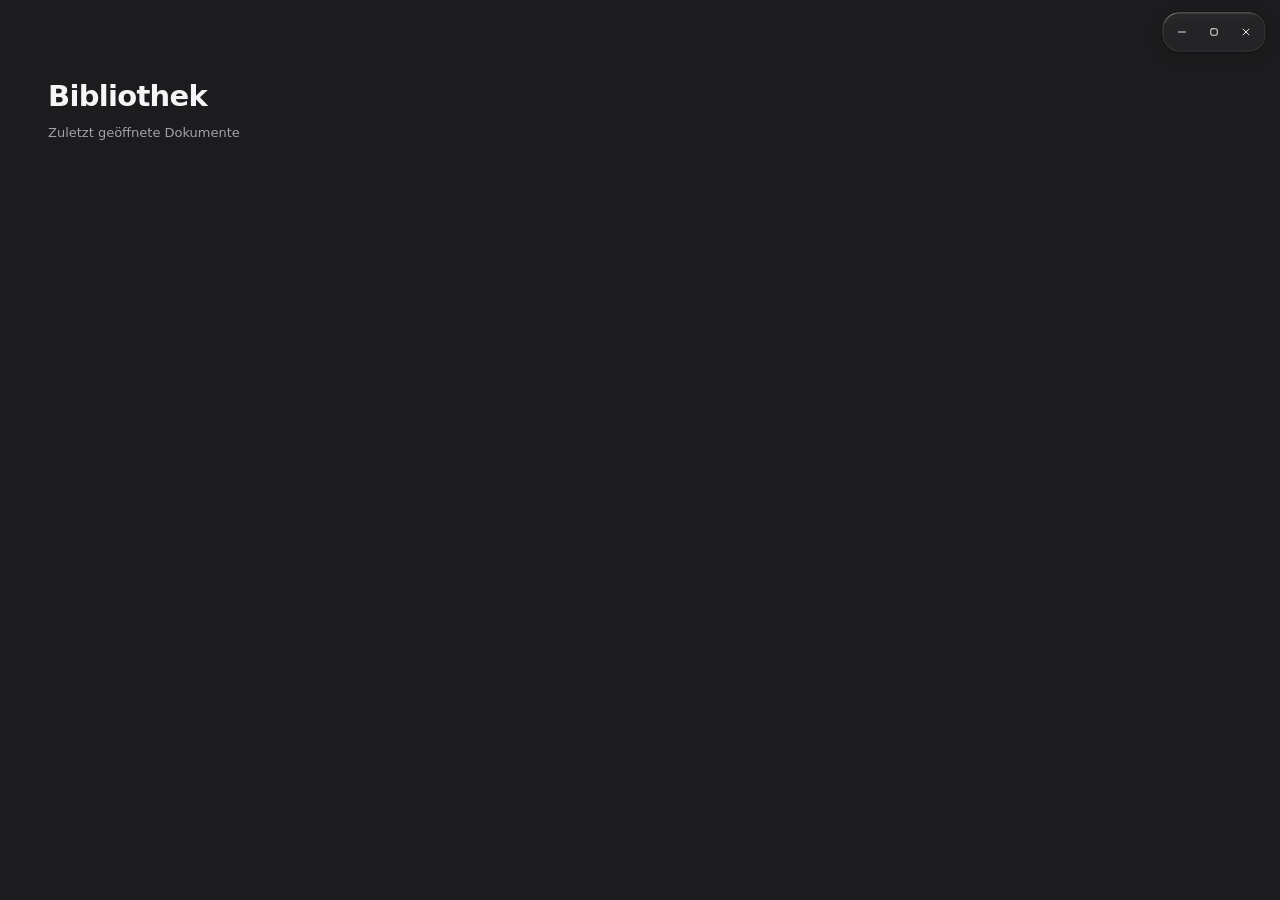
<file: apps/folio/index.html>
<!doctype html>
<html lang="de">
  <head>
    <script src="../../shim/tauri-shim.js"></script>
    <script src="../../shim/folio-docs.js"></script>
    <script src="../../shim/app-folio.js"></script>
    
    <meta charset="UTF-8" />
    <meta name="viewport" content="width=device-width, initial-scale=1.0" />
    <title>Folio</title>
    <script type="module" crossorigin src="./assets/index-COu6J7Ab.js"></script>
    <link rel="stylesheet" crossorigin href="./assets/index-Bfk4o4Fn.css">
  </head>
  <body>
    <canvas id="glasslayer"></canvas>
    <div id="titlebar" data-tauri-drag-region></div>

    <div id="wincontrols" class="glass row">
      <button id="w-min" class="ico sm" title="Minimieren"></button>
      <button id="w-max" class="ico sm" title="Maximieren"></button>
      <button id="w-close" class="ico sm danger" title="Schließen"></button>
    </div>

    <main id="home">
      <header class="library-header"><h1>Bibliothek</h1><p>Zuletzt geöffnete Dokumente</p></header>
      <div id="update-banner" class="update-banner" role="status" hidden>
        <span class="update-text"></span>
        <button class="update-install" type="button">Installieren</button>
      </div>
      <div id="grid"></div>
    </main>

    <section id="reader" hidden>
      <div id="container"><div id="viewer" class="pdfViewer"></div></div>

      <button id="b-home" class="ico glass solo" title="Bibliothek"></button>
      <button id="b-outline" class="ico glass solo drag" title="Inhaltsverzeichnis" aria-expanded="false" aria-controls="outline-panel"></button>
      <aside id="outline-panel" class="glass drag" data-glass="chapter" aria-labelledby="outline-heading" hidden>
        <header class="outline-header">
          <h2 id="outline-heading">Inhaltsverzeichnis</h2>
          <button id="outline-close" class="ico sm" title="Inhaltsverzeichnis schließen"></button>
        </header>
        <div id="outline-content">
          <p id="outline-status" role="status"></p>
          <nav id="outline-list" aria-label="PDF-Kapitel"></nav>
        </div>
      </aside>
      <button id="b-view" class="ico glass solo drag" title="Ansicht · Seitenleiste Strg+B" aria-expanded="false" aria-controls="view-menu"></button>
      <button id="b-find" class="ico glass solo drag" title="Suchen · Strg+F"></button>
      <button id="b-invert" class="ico glass solo drag" title="Invertieren · Strg+I"></button>

      <!-- Einzige Bildlaufleiste: fuellt sich mit dem Lesefortschritt,
           nach einer Sekunde Verweilen wird sie zum Scrollfeld. -->
      <div id="scroller" class="glass"></div>
      <div id="scroll-target" class="glass" hidden></div>

      <div id="pagechip" class="glass"></div>
      <button id="b-save" class="ico glass solo" title="Sichern · Strg+S" hidden></button>

      <!-- Werkzeuge stehen einzeln, links und rechts vom Hauptknopf.
           Der bleibt dadurch beim Aufklappen an derselben Stelle. -->
      <div id="anngroup" class="drag">
        <button id="t-mark" class="ico glass solo side" title="Textmarker · M"></button>
        <button id="t-ink" class="ico glass solo side" title="Stift · Z"></button>
        <button id="a-toggle" class="ico glass solo" title="Anmerkungen" aria-expanded="false"></button>
        <button id="t-text" class="ico glass solo side" title="Textfeld · T"></button>
        <button id="swatch" class="glass solo side" title="Stiftfarben" aria-label="Stiftfarben" aria-expanded="false" aria-controls="color-panel"><span class="swatch-dot"></span></button>
      </div>

      <!-- Seitenleiste: nur Miniaturen. Wird per Griff/Randstreifen/Wischen ein- und ausgefahren. -->
      <aside id="thumbs" aria-label="Seiten" inert aria-hidden="true"><div id="thumb-list"></div></aside>
      <div id="thumbs-edge"></div>
      <div id="thumbs-grip" role="button" tabindex="0" aria-label="Seitenleiste ein- oder ausblenden" aria-expanded="false" title="Seitenleiste · Strg+B"><span></span></div>

      <section id="view-menu" role="dialog" aria-label="Ansicht" hidden>
        <div id="view-modes" role="radiogroup" aria-label="Seitenanordnung">
          <button type="button" role="radio" data-mode="continuous" aria-checked="true"><svg viewBox="0 0 24 24" aria-hidden="true"><rect x="7" y="2.5" width="10" height="8" rx="1.5"/><rect x="7" y="13.5" width="10" height="8" rx="1.5"/></svg><span>Fortlaufend</span></button>
          <button type="button" role="radio" data-mode="single" aria-checked="false"><svg viewBox="0 0 24 24" aria-hidden="true"><rect x="6.5" y="3" width="11" height="18" rx="1.5"/></svg><span>Einzelseite</span></button>
          <button type="button" role="radio" data-mode="double" aria-checked="false"><svg viewBox="0 0 24 24" aria-hidden="true"><rect x="2.5" y="4" width="9" height="16" rx="1.5"/><rect x="12.5" y="4" width="9" height="16" rx="1.5"/></svg><span>Doppelseite</span></button>
        </div>
        <button type="button" id="view-sheet" class="vm-row"><span class="vm-label">Kontaktbogen</span><kbd>K</kbd></button>
        <button type="button" id="view-sidebar" class="vm-row"><span class="vm-label">Seitenleiste</span><kbd>Strg+B</kbd></button>
        <button type="button" id="view-pages" class="vm-row"><span class="vm-label">Seiten bearbeiten …</span><kbd>›</kbd></button>
        <button type="button" id="view-optimize" class="vm-row"><span class="vm-label">Verkleinern und umwandeln …</span><kbd>›</kbd></button>
        <button type="button" id="view-sign" class="vm-row"><span class="vm-label">Unterschreiben …</span><kbd>Strg+Umschalt+U</kbd></button>
        <button type="button" id="view-ocr" class="vm-row" role="menuitemcheckbox" aria-checked="true"><span class="vm-label">Text in Bildern automatisch erkennen</span><kbd></kbd></button>
        <button type="button" id="view-ocr-now" class="vm-row"><span class="vm-label">Text auf dieser Seite erkennen</span><kbd></kbd></button>
        <button type="button" id="view-ocr-embed" class="vm-row" hidden><span class="vm-label">Erkannten Text ins PDF einbetten</span><kbd></kbd></button>
        <button type="button" id="view-bookmark" class="vm-row"><span class="vm-label">Lesezeichen setzen</span><kbd>Strg+D</kbd></button>
        <div id="view-bookmarks" hidden></div>
      </section>

      <div id="page-menu" role="menu" aria-label="Seiten" hidden></div>
      <div id="text-menu" role="menu" aria-label="Text" hidden></div>
      <div id="ocr-chip" class="glass" role="status" hidden></div>

      <div id="sheet" hidden role="dialog" aria-label="Kontaktbogen">
        <header data-tauri-drag-region><h2>Alle Seiten</h2><button id="sheet-close" class="ico sm" title="Schließen · Esc"></button></header>
        <div id="sheet-grid"></div>
      </div>

      <section id="color-panel" role="dialog" aria-labelledby="color-heading" hidden>
        <header><h2 id="color-heading">Meine Farben</h2><button id="color-close" aria-label="Farbauswahl schließen" title="Schließen">×</button></header>
        <div id="color-slots" role="group" aria-label="Gespeicherte Farben"></div>
        <form id="color-form">
          <label id="color-label" for="color">Farbe für Platz 1</label>
          <div class="color-edit"><input id="color" type="color" value="#ffd23f" /><input id="color-hex" aria-label="Farbwert als Hex-Code" type="text" value="#FFD23F" maxlength="7" pattern="#[a-fA-F0-9]{6}" spellcheck="false" autocomplete="off" required /></div>
          <button id="color-save" type="submit">Platz 1 speichern</button>
        </form>
        <p id="color-status" role="status">Fünf Farben, auch beim nächsten Start.</p>
      </section>

      <div id="findbar" class="glass row drag" data-glass="panel" hidden>
        <input id="find-q" type="text" aria-label="Im Dokument suchen" placeholder="Im Dokument suchen" spellcheck="false" autocomplete="off" />
        <span id="find-count"></span>
        <button id="find-prev" class="ico sm" title="Zurück"></button>
        <button id="find-next" class="ico sm" title="Weiter"></button>
      </div>

      <!-- Wird sichtbar, wenn man den Suchknopf ueber die Seite zieht. -->
      <div id="lens" class="glass" hidden><canvas id="lens-cv"></canvas></div>
    </section>

    <div id="library-menu" role="menu" aria-label="PDF-Aktionen" hidden>
      <button id="library-reveal" role="menuitem">Speicherort öffnen<span>PDF im Explorer anzeigen</span></button>
      <button id="library-remove" role="menuitem">Aus Bibliothek entfernen<span>Die Datei bleibt erhalten</span></button>
      <button id="library-trash" role="menuitem">In den Papierkorb<span>PDF vom Computer entfernen</span></button>
    </div>
    <dialog id="library-delete" aria-labelledby="library-delete-title" aria-describedby="library-delete-description">
      <h2 id="library-delete-title">PDF in den Papierkorb?</h2>
      <p id="library-delete-name"></p>
      <p id="library-delete-path"></p>
      <p id="library-delete-description">Die Datei und ihr Bibliothekseintrag werden entfernt. Die PDF lässt sich anschließend über den Windows-Papierkorb wiederherstellen.</p>
      <p id="library-delete-error" role="alert"></p>
      <div class="askrow"><button id="library-delete-cancel" autofocus>Abbrechen</button><button id="library-delete-confirm">In den Papierkorb</button></div>
    </dialog>

    <dialog id="crop" aria-label="Seite zuschneiden"></dialog>

    <dialog id="sign" aria-label="Unterschreiben"></dialog>
    <dialog id="optimize" aria-label="Verkleinern und umwandeln"></dialog>

    <dialog id="merge-ask" aria-labelledby="merge-ask-title">
      <h2 id="merge-ask-title">PDFs zusammenführen?</h2>
      <p id="merge-ask-text"></p>
      <p id="merge-ask-error" role="alert"></p>
      <div class="askrow"><button id="merge-ask-cancel" autofocus>Abbrechen</button><button id="merge-ask-single">Einzeln öffnen</button><button id="merge-ask-merge">Zusammenführen</button></div>
    </dialog>

    <dialog id="ask" aria-labelledby="asktext" hidden>
      <div id="askbox" class="glass">
        <p id="asktext">Änderungen sichern?</p>
        <p id="ask-error" role="alert"></p>
        <div class="askrow">
          <button id="ask-save">Sichern</button>
          <button id="ask-drop">Verwerfen</button>
          <button id="ask-cancel">Abbrechen</button>
        </div>
      </div>
    </dialog>

    <div id="toast" class="glass" hidden></div>

  </body>
</html>
</file>
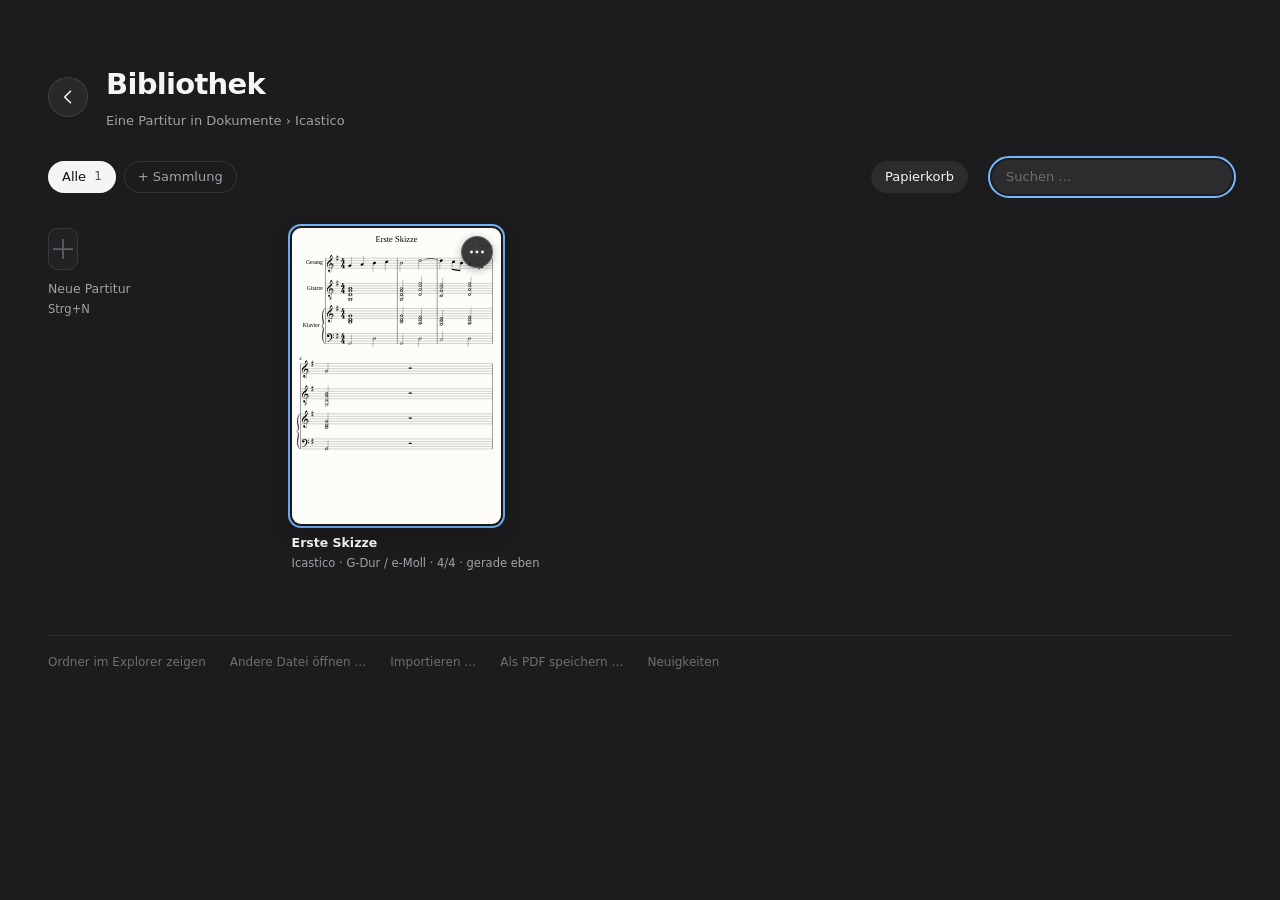
<file: apps/icastico/index.html>
<!doctype html>
<html lang="de">
  <head>
    <meta charset="UTF-8" />
    <meta http-equiv="Content-Security-Policy" content="default-src 'self'; script-src 'self' 'wasm-unsafe-eval' 'unsafe-eval' blob:; worker-src 'self' blob:; style-src 'self' 'unsafe-inline'; img-src 'self' data: blob:; font-src 'self' data:; media-src 'self' data: blob:; connect-src 'self' data: blob: ipc: http://ipc.localhost; object-src 'none'; base-uri 'self'" />
    <meta name="viewport" content="width=device-width, initial-scale=1.0" />
    <title>Icastico</title>
    <style>#splash{z-index:1000;background:#1c1c1e;position:fixed;inset:0}</style>
    <script type="module" crossorigin src="./assets/index-kLO8iHXn.js"></script>
    <link rel="modulepreload" crossorigin href="./assets/rolldown-runtime-WkwZ5CU-.js">
    <link rel="stylesheet" crossorigin href="./assets/index-4jbcpyhn.css">
  </head>
  <body>
    <div class="splash" id="splash" aria-hidden="true">
      <canvas class="splash__plate"></canvas>
      <div class="splash__text">
        <div class="splash__name">Icastico</div>
        <div class="splash__chord"></div>
      </div>
    </div>
    <div class="workstation">
      <header class="topbar">
        <button class="round library-button" id="library-button" type="button" title="Bibliothek (Strg+O)" aria-label="Bibliothek">
          <svg viewBox="0 0 24 24" fill="none" stroke="currentColor" stroke-width="1.6" aria-hidden="true"><rect x="4" y="4" width="6.5" height="6.5" rx="1.6"/><rect x="13.5" y="4" width="6.5" height="6.5" rx="1.6"/><rect x="4" y="13.5" width="6.5" height="6.5" rx="1.6"/><rect x="13.5" y="13.5" width="6.5" height="6.5" rx="1.6"/></svg>
        </button>
        <span class="brand">Icastico</span>
        <span class="doc-title" id="doc-title"></span>
        <div class="transport" id="transport" aria-label="Wiedergabe"></div>
        <button class="pill is-primary update-button" id="update-button" type="button" hidden>Update</button>
        <button class="pill symbols-toggle" id="symbols-button" type="button" aria-pressed="false" aria-haspopup="dialog" title="Zeichen: Dynamik, Artikulation, Wiederholungen … (Strg+J)">Zeichen</button>
        <button class="pill roll-toggle" id="roll-button" type="button" aria-pressed="false" title="Piano-Roll ein/aus (Strg+Umschalt+P)">Piano-Roll</button>
        <span class="mode" id="mode">Auswahl</span>
        <button class="help-button" id="help-button" type="button" title="Tastenbelegung (F1)">?</button>
      </header>
      <div class="lanes" id="lanes">
        <main class="canvas" id="canvas">
          <div class="pages" id="pages" aria-label="Partitur"></div>
        </main>
        <div class="roll-dock" id="roll" hidden></div>
      </div>
      <footer class="statusbar">
        <span id="status">Lädt …</span>
        <span class="meta" id="meta"></span>
      </footer>
      <div class="help" id="help" hidden></div>
      <div id="library" hidden></div>
    </div>
  </body>
</html>
</file>
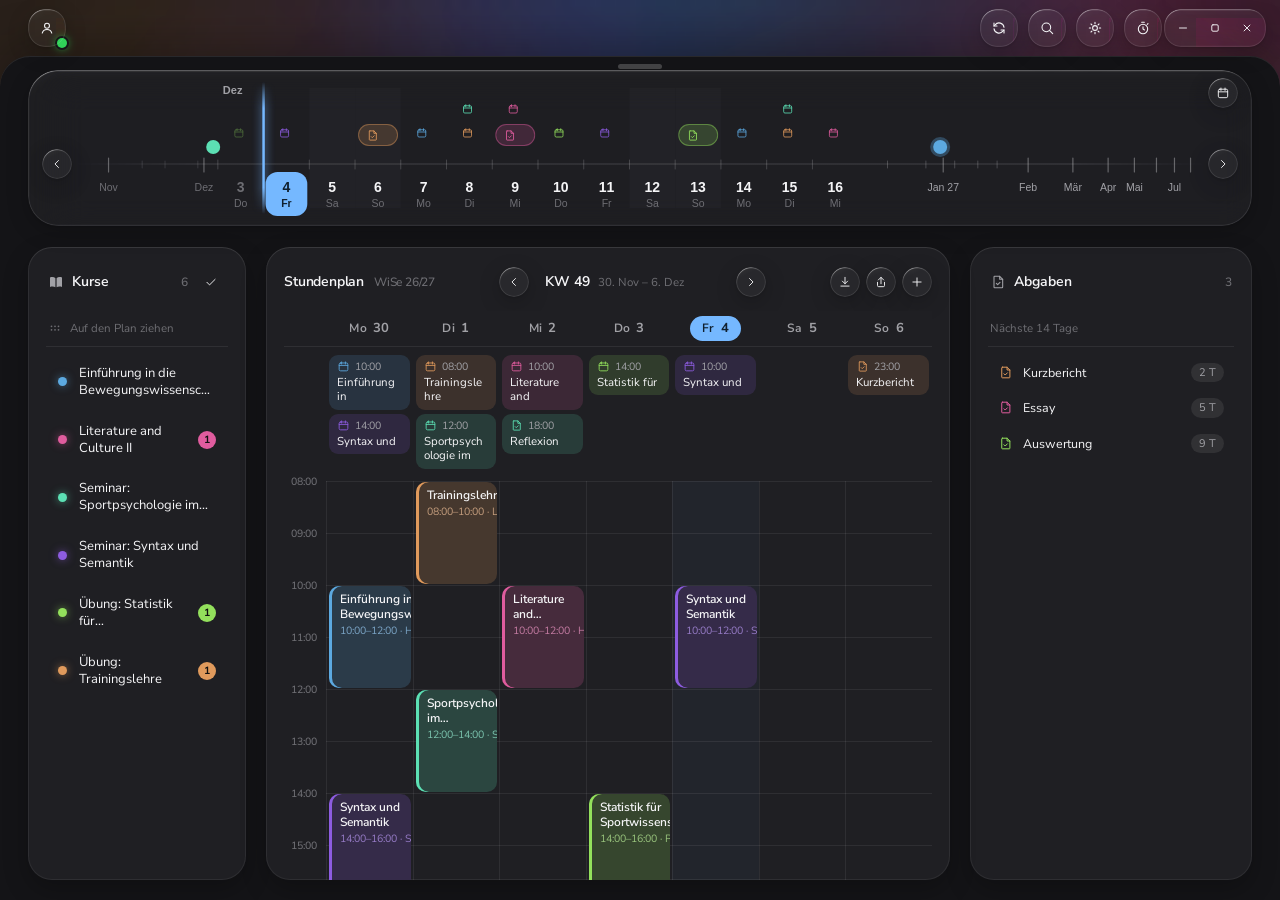
<file: apps/kursbuch/index.html>
<!doctype html>
<html lang="de">
  <head>
    <script src="../../shim/tauri-shim.js"></script>
    <script src="../../shim/app-kursbuch.js"></script>
    
    <meta charset="UTF-8" />
    <meta name="viewport" content="width=device-width, initial-scale=1.0" />
    <title>Kursbuch</title>
    <script type="module" crossorigin src="./assets/index-Nn-k6V5z.js"></script>
    <link rel="stylesheet" crossorigin href="./assets/index-DzoxYWEp.css">
  </head>
  <body class="n-window">
    <!-- Anmeldebild, Fokus-Modus und Pomodoro: siehe scene.ts. Oben die Leiste (rahmenlos, zum Ziehen): Konto und Semester links, in der Mitte die freie Zone der Notch, rechts Lupe und
         Fensterknoepfe. Darunter eine grosse Flaeche mit runden oberen Ecken, die mit den Fensterraendern abschliesst:
         Zeitstrahl, dann links die Kurse, in der Mitte der Stundenplan mit Wochenkalender, rechts die Abgaben. Nur Knoepfe und ausgewaehlte
         Elemente sind Liquid Glass; Flaechen sind matt (main.ts baut alles zusammen). -->
    <div id="dash">
      <header class="top" data-tauri-drag-region>
        <div class="grp l" data-tauri-drag-region>
          <span id="acct-host"></span>
          <nav class="sems n-seg n-liquid" aria-label="Semester"></nav>
        </div>
        <div class="nz" data-tauri-drag-region></div>
        <div class="grp r" data-tauri-drag-region>
          <button class="n-ico sm n-glass n-liquid syncbtn" title="Mit LearnWeb abgleichen" aria-label="Mit LearnWeb abgleichen"><i data-icon="refresh"></i></button>
          <button class="n-ico sm n-glass n-liquid wbtn" hidden></button>
          <button class="n-ico sm n-glass n-liquid find" title="Suchen (Strg+K)" aria-label="Suchen"><i data-icon="search"></i></button>
          <button class="n-ico sm n-glass n-liquid bgbtn" title="Hintergrund: bewegter Farbverlauf oder weiches Beige" aria-label="Hintergrund wechseln"><i data-icon="sun"></i></button>
          <button class="n-ico sm n-glass n-liquid fbtn" title="Fokus: To-dos, Pomodoro, Lernstreak" aria-label="Fokus"><i data-icon="timer"></i></button>
          <button class="n-ico sm n-glass n-liquid drawer" data-drawer="dr" title="Abgaben"><i data-icon="abgabe"></i></button>
        </div>
      </header>
      <!-- darunter (hinter der dunklen Flaeche): Anmeldebild und Fokus-Ansicht, beide auf dem farbigen Verlauf (scene.ts) -->
      <div id="scene"></div>
      <main class="sheet">
        <button class="grab" title="Fokus-Modus: Fläche herunterfahren" aria-label="Fokus-Modus"></button>
        <div class="sheet-in">
          <div id="tl-host" class="n-glass n-liquid panel"></div>
          <div class="cols">
            <div class="slot l" id="slot-l"></div>
            <div class="slot c" id="slot-c"></div>
            <div class="slot r" id="slot-r"></div>
          </div>
        </div>
      </main>
      <div class="scrim" hidden></div>
    </div>
    <div class="toast n-glass n-liquid panel" role="alert" hidden></div>
    <div class="sr" aria-live="polite"></div>
  </body>
</html>
</file>
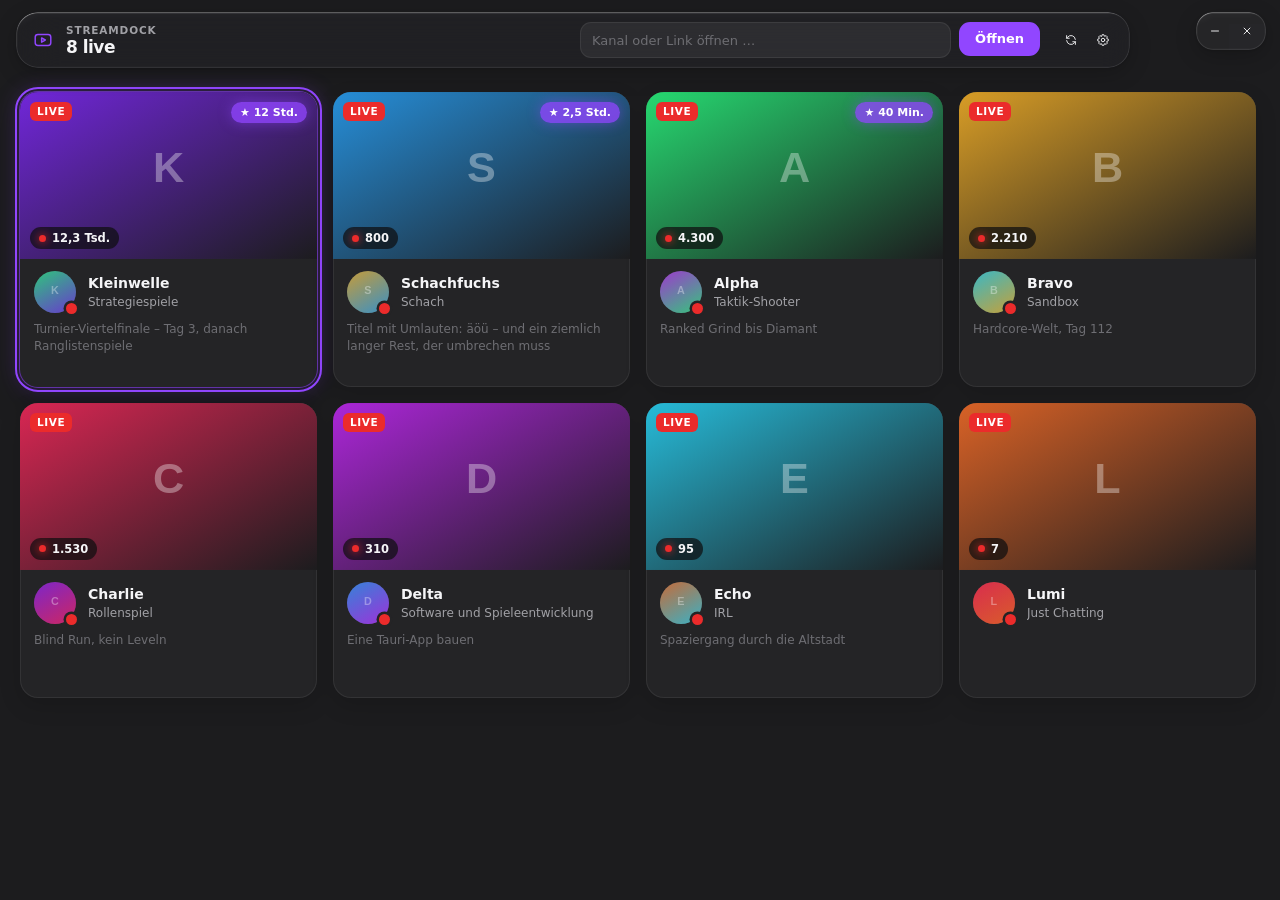
<file: apps/streamdock/index.html>
<!doctype html>
<html lang="de">
  <head>
    <script src="../../shim/tauri-shim.js"></script>
    <script src="../../shim/app-streamdock.js"></script>
    
    <meta charset="UTF-8" />
    <meta name="viewport" content="width=device-width, initial-scale=1.0" />
    <title>Streamdock</title>
    <script type="module" crossorigin src="./assets/index-DiN1Bbr5.js"></script>
    <link rel="stylesheet" crossorigin href="./assets/index-B2Lw1WWr.css">
  </head>
  <body class="n-window">
    <!-- rahmenloses Fenster: oben ziehen, Fensterknöpfe rechts als Glas (wie in den anderen Apps) -->
    <div class="n-dragbar" data-tauri-drag-region></div>

    <!-- lila Farbspiel hinter Einrichtung und Anmeldung (wie bei Twitch), in der Liste aus -->
    <div class="aurora" aria-hidden="true"><i></i><i></i><i></i></div>

    <!-- Kopfleiste schwebt als Glas über der Liste: die Karten laufen beim Scrollen darunter durch -->
    <header class="bar n-glass n-liquid panel" id="bar" data-tauri-drag-region>
      <div class="brand" data-tauri-drag-region>
        <svg data-icon="video" class="n-i"></svg>
        <div data-tauri-drag-region>
          <div class="n-eyebrow" data-tauri-drag-region>Streamdock</div>
          <div class="count n-display" id="count" data-tauri-drag-region>Live</div>
        </div>
      </div>
      <form class="open" id="open" autocomplete="off">
        <input class="n-input" id="channel" placeholder="Kanal oder Link öffnen …" spellcheck="false" aria-label="Kanal oder Link" />
        <button class="n-btn primary" type="submit">Öffnen</button>
      </form>
      <div class="tools">
        <button class="n-ico sm" id="refresh" title="Aktualisieren" aria-label="Aktualisieren"><svg data-icon="refresh"></svg></button>
        <button class="n-ico sm" id="gear" title="Einstellungen" aria-label="Einstellungen"><svg data-icon="settings"></svg></button>
      </div>
    </header>

    <div class="pop n-glass n-liquid panel" id="pop" hidden>
      <div class="upd">
        <span id="upd-text"></span>
        <button class="n-btn" id="upd-btn" type="button">Nach Updates suchen</button>
      </div>
      <button class="n-btn" id="change-id">Client-ID ändern</button>
      <button class="n-btn" id="logout">Von Twitch abmelden</button>
    </div>

    <main id="list" class="n-scroll"><div id="view"></div></main>
  </body>
</html>
</file>
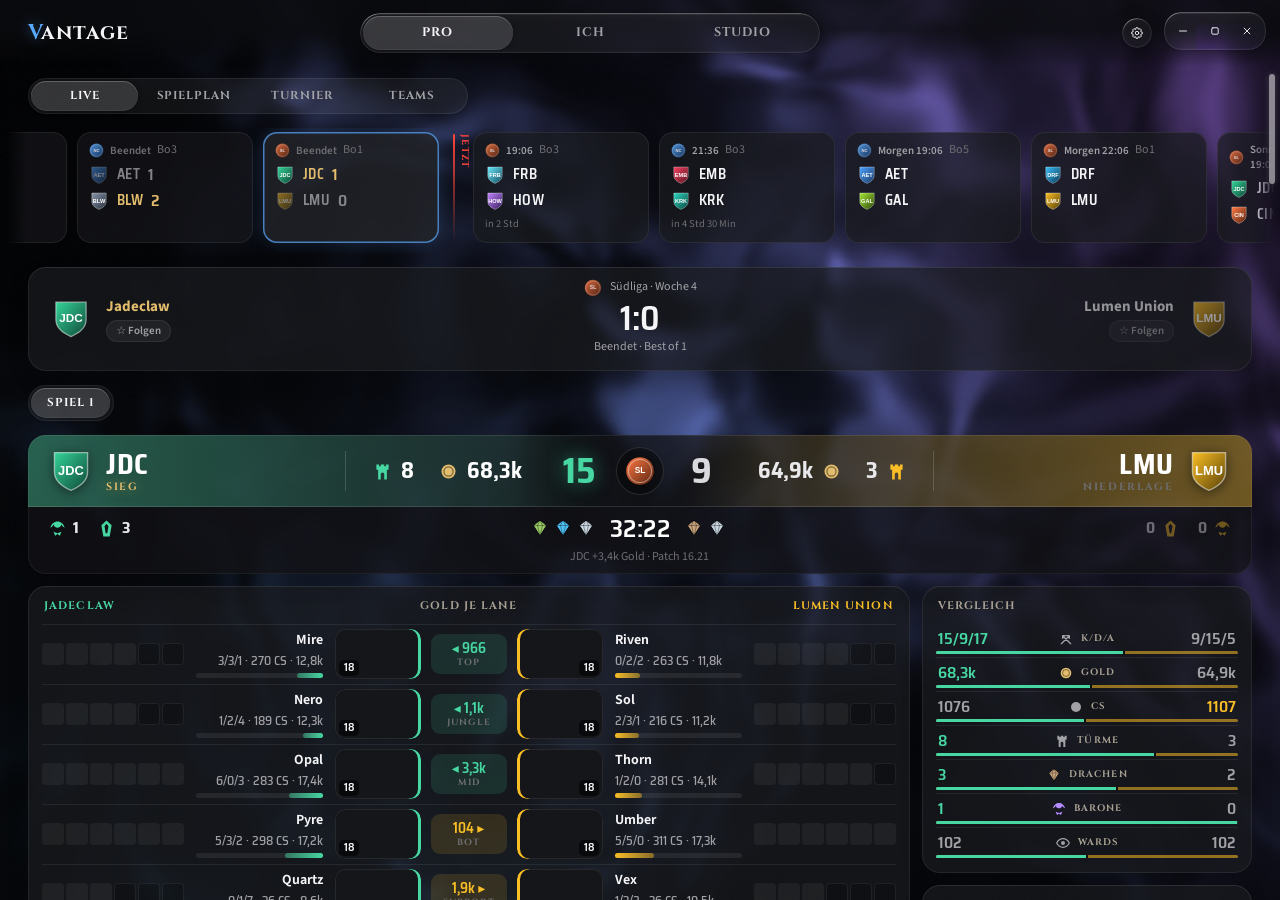
<file: apps/vantage/index.html>
<!doctype html>
<html lang="de">
  <head>
    <meta charset="UTF-8" />
    <meta name="viewport" content="width=device-width, initial-scale=1.0" />
    <title>Vantage</title>
    <link rel="stylesheet" href="../../src/nojo-ui.css" />
    <link rel="stylesheet" href="vantage.css" />
    <script src="../../shim/tauri-shim.js"></script>
    <script type="module" src="main.js"></script>
  </head>
  <body class="n-window">
    <!-- rahmenloses Fenster: Kopf zum Ziehen (Marke | Bereiche | Werkzeuge), Reiter schweben als Liquid Glass -->
    <header class="top" data-tauri-drag-region>
      <div class="brand" data-tauri-drag-region><span class="brand-v">V</span>antage</div>
      <nav class="tabs n-seg n-liquid panel" role="tablist" aria-label="Bereich">
        <button role="tab" data-view="pro" class="active">Pro</button>
        <button role="tab" data-view="me">Ich</button>
        <button role="tab" data-view="studio">Studio</button>
      </nav>
      <div class="top-right" data-tauri-drag-region>
        <button class="n-ico sm n-glass n-liquid gear" title="Einstellungen" aria-label="Einstellungen"></button>
      </div>
    </header>

    <main id="main">
      <!-- Pro: Profispiele (Live, Spielplan, Turnier, Teams) -->
      <section class="view" data-view="pro">
        <div class="subbar">
          <div class="n-seg pro-sub" role="tablist" aria-label="Pro">
            <button data-sub="live" class="active">Live</button>
            <button data-sub="plan">Spielplan</button>
            <button data-sub="cup">Turnier</button>
            <button data-sub="teams">Teams</button>
          </div>
        </div>
        <div class="sub" data-sub="live">
          <div class="live-layout">
            <div class="strip" aria-label="Serien"></div>
            <div class="focus"></div>
          </div>
        </div>
        <div class="sub" data-sub="plan" hidden><div class="plan"></div></div>
        <div class="sub" data-sub="cup" hidden><div class="cup"></div></div>
        <div class="sub" data-sub="teams" hidden>
          <div class="teams-layout">
            <aside class="teams-side n-card">
              <input class="team-search n-input" type="search" placeholder="Team suchen" aria-label="Team suchen" />
              <div class="ts-list"></div>
            </aside>
            <div class="teams-main"></div>
          </div>
        </div>
      </section>

      <!-- Ich: Konto, Spiele, Mastery, Notizen -->
      <section class="view" data-view="me" hidden></section>

      <!-- Studio: Aufnahme, Spiele, Clips -->
      <section class="view" data-view="studio" hidden></section>
    </main>

    <!-- Seitenblatt (Einstellungen) -->
    <div class="backdrop" hidden>
      <aside class="sheet n-liquid panel" role="dialog" aria-modal="true">
        <div class="sheet-head">
          <h2 class="sheet-title"></h2>
          <button class="n-ico sm sheet-x" title="Schließen (Esc)" aria-label="Schließen"></button>
        </div>
        <div class="sheet-body"></div>
      </aside>
    </div>
  </body>
</html>
</file>
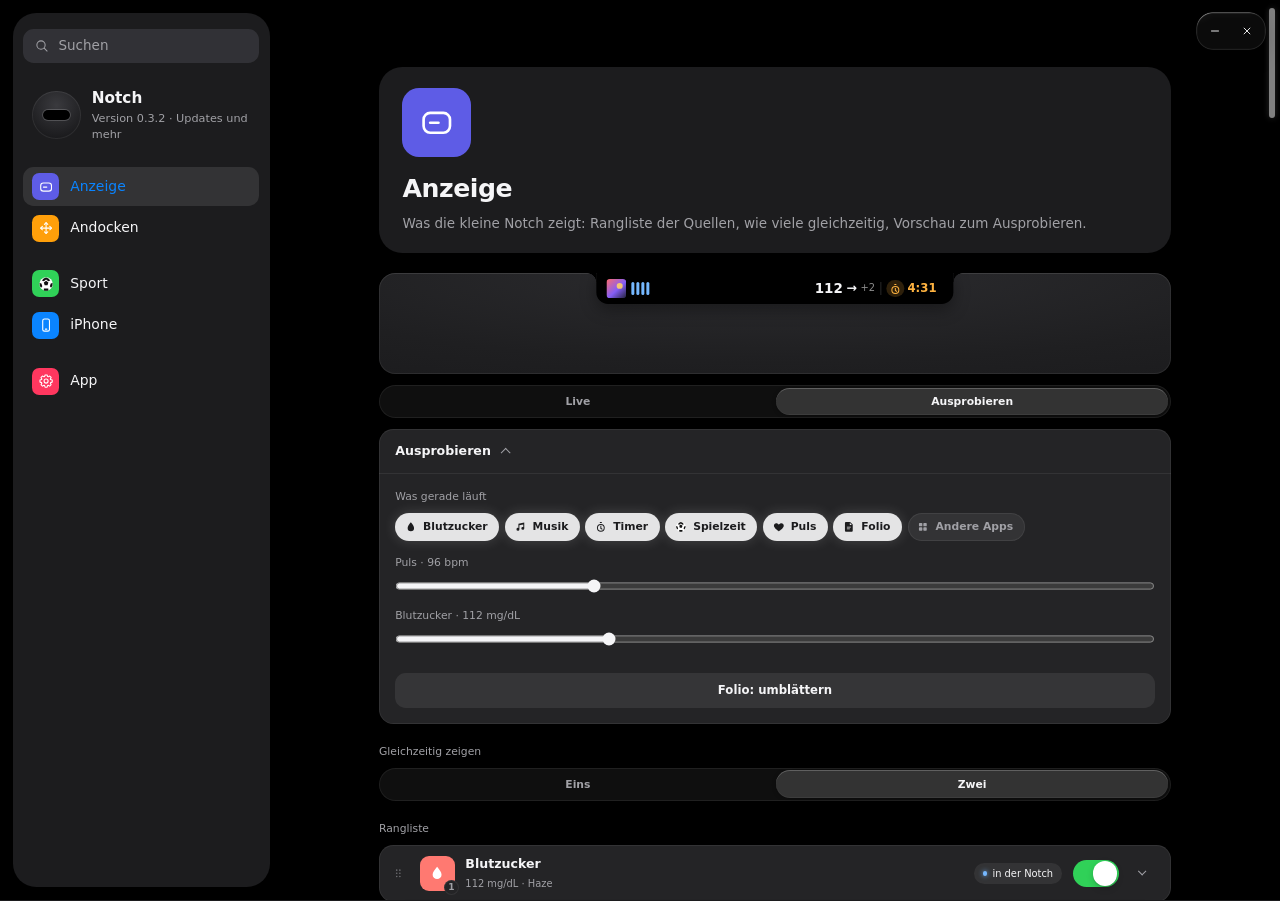
<file: apps/notch/settings.html>
<!doctype html>
<html lang="de">
  <head>
    <script src="../../shim/tauri-shim.js"></script>
    <script src="../../shim/app-notch.js"></script>
    
    <meta charset="UTF-8" />
    <meta name="viewport" content="width=device-width, initial-scale=1.0" />
    <title>Notch – Einstellungen</title>
    <script type="module" crossorigin src="./assets/settings-BQnFi5CB.js"></script>
    <link rel="modulepreload" crossorigin href="./assets/nojo-ui-BLu7tpqN.js">
    <link rel="stylesheet" crossorigin href="./assets/nojo-ui-2KxZuYRR.css">
    <link rel="stylesheet" crossorigin href="./assets/settings-CgLCUJV6.css">
  </head>
  <body class="n-window">
    <!-- Gemeinsame Designsprache (src/nojo). Keine Windows-Titelleiste: der Kopf ist die Zieh-Fläche,
         Fensterknöpfe als Glaspille oben rechts (settings.ts). -->
    <!-- Aufbau wie die iPad-Einstellungen: links Seitenleiste (Suche, Notch, Bereiche), rechts der Bereich
         mit grosser Kopfkarte. Die Bereiche baut settings.ts (SECTIONS) in .side-nav. -->
    <section class="settings-panel" aria-label="Einstellungen">
      <aside class="side" data-tauri-drag-region>
        <label class="side-search">
          <span class="side-search-ico" aria-hidden="true"></span>
          <input class="side-q" type="text" placeholder="Suchen" aria-label="Einstellungen durchsuchen" spellcheck="false" autocomplete="off" />
        </label>
        <button class="side-me" data-tab="app" type="button">
          <span class="side-me-pic" aria-hidden="true"><i></i></span>
          <span><b>Notch</b><small class="side-version">Version, Updates und mehr</small></span>
        </button>
        <nav class="side-nav" role="tablist" aria-orientation="vertical" aria-label="Bereiche"></nav>
        <p class="side-none" hidden>Keine Treffer</p>
      </aside>

      <div class="panel-body">
        <header class="pane-hero" data-tauri-drag-region>
          <span class="hero-ico" aria-hidden="true"></span>
          <h2 class="hero-title" data-tauri-drag-region></h2>
          <p class="hero-desc" data-tauri-drag-region></p>
        </header>
        <!-- Anzeige: kleine Notch + Rangliste -->
        <div class="pane" data-pane="display">
          <div class="notch-preview stage" data-dock="top">
            <div class="pv-notch"><div class="compact"><div class="c-lead"></div><div class="c-trail"></div></div></div>
            <div class="pv-empty">Gerade nichts zu zeigen</div>
          </div>
          <div class="pv-bar">
            <div class="segmented compact pv-mode" role="group" aria-label="Vorschau">
              <button data-mode="live">Live</button>
              <button data-mode="demo">Ausprobieren</button>
            </div>
          </div>

          <details class="settings-group demo" open>
            <summary><span>Ausprobieren</span></summary>
            <div class="group-body">
              <div class="field">Was gerade läuft<div class="chips demo-chips"></div></div>
              <label class="field"><span class="d-bpm-label"></span><input type="range" class="d-bpm" min="60" max="200" step="1" value="96" aria-label="Puls" /></label>
              <label class="field"><span class="d-bg-label"></span><input type="range" class="d-bg" min="40" max="300" step="1" value="112" aria-label="Blutzucker" /></label>
              <button class="button secondary full d-flip">Folio: umblättern</button>
            </div>
          </details>

          <div class="field" role="group" aria-label="Gleichzeitig zeigen">Gleichzeitig zeigen
            <div class="segmented compact">
              <button data-slots="1">Eins</button>
              <button data-slots="2">Zwei</button>
            </div>
          </div>

          <div class="field rank-field">Rangliste
            <ol class="rank" aria-label="Rangliste"></ol>
          </div>
          <p class="fine"><button class="link-button reset">Auf Standard zurücksetzen</button></p>
        </div>

        <!-- Andocken -->
        <div class="pane" data-pane="dock" hidden>
          <div class="field" role="group" aria-label="Kante">Kante
            <div class="segmented compact">
              <button data-dock="top">Oben</button>
              <button data-dock="left">Links</button>
              <button data-dock="right">Rechts</button>
            </div>
          </div>
          <div class="dock-options"></div>
        </div>

        <!-- Live-Sport: Wettbewerbe, Lieblingsteams, Aufklappen (settings.ts -> renderSport) -->
        <div class="pane" data-pane="sport" hidden>
          <div class="sport-options"></div>
        </div>

        <!-- iPhone: Dateien senden und empfangen (LocalSend, Browser) -->
        <div class="pane" data-pane="share" hidden>
          <div class="share-options"></div>
        </div>

        <!-- App -->
        <div class="pane" data-pane="app" hidden>
          <div class="profile-card">
            <div>
              <div class="eyebrow">NOTCH</div>
              <h3 class="app-version">Version</h3>
            </div>
            <button class="button secondary check-updates" type="button">Nach Updates suchen</button>
          </div>
          <label class="toggle-row">
            <span>Beim Anmelden starten<small>Notch startet nach dem Anmelden von selbst</small></span>
            <input type="checkbox" class="autostart" role="switch" />
            <span class="toggle"></span>
          </label>
          <!-- Tastenkuerzel: Tastatur und Controller selbst belegen (settings.ts -> renderShortcuts) -->
          <div class="shortcut-options"></div>
          <!-- Sprachassistent: OpenAI Realtime (mini Standard) oder Claude (settings.ts -> voice) -->
          <div class="field" role="group" aria-label="Sprachassistent">Sprachassistent
            <div class="segmented compact"><button data-engine="openai">OpenAI Realtime</button><button data-engine="claude">Claude</button></div>
          </div>
          <div class="field openai-model" role="group" aria-label="OpenAI-Modell">Modell
            <div class="segmented compact"><button data-omodel="mini">mini · günstig</button><button data-omodel="full">2.1 · genauer</button></div>
          </div>
          <!-- „Hey Jarvis“: lokale Spracherkennung des Worts (src/wake/), startet den Assistenten -->
          <div class="field" role="group" aria-label="Hey Jarvis">„Hey Jarvis“
            <div class="segmented compact"><button data-wake="off">Aus</button><button data-wake="on">An</button></div>
            <small>Das Mikrofon hört dann ständig mit, aber nur hier auf dem PC auf dieses eine Wort; erst danach geht etwas an OpenAI. Windows zeigt dabei das Mikrofon-Symbol.</small>
          </div>
          <!-- Jarvis M2c: Programme schon beim Sprechen starten (Laya-Modell, laya.rs / jarvis-live.ts) -->
          <div class="field" role="group" aria-label="Schon beim Sprechen handeln">Schon beim Sprechen handeln
            <div class="segmented compact"><button data-early="off">Aus</button><button data-early="on">An</button></div>
            <small class="early-status" role="status">–</small>
          </div>
          <!-- Spotify: Playlists und Lieblingssongs direkt abspielen (spotify.rs, OAuth mit PKCE) -->
          <label class="field">Spotify-Client-ID
            <input class="text-input sp-client" autocomplete="off" spellcheck="false" placeholder="32 Zeichen aus deiner Spotify-App">
            <small class="sp-status" role="status">–</small>
          </label>
          <div class="button-row">
            <button class="button secondary sp-connect">Mit Spotify verbinden</button>
            <button class="button secondary sp-disconnect" hidden>Trennen</button>
          </div>
          <p class="fine">Optional: Ohne Verbindung bedient Jarvis die Spotify-App selbst (Playlists, Lieblingssongs, Songs) – das geht für alle. Mit Verbindung geht es schneller und auch ohne geöffnete App (Spotify Premium; Spotify erlaubt je Entwickler-App nur 5 Nutzer). Einmalig auf developer.spotify.com › Dashboard › Create app: Redirect URI <code>http://127.0.0.1:8738/callback</code>, „Web API“ ankreuzen, speichern, dann die Client ID hier eintragen. Ein geheimer Schlüssel ist nicht nötig; die Anmeldung läuft im Browser.</p>
          <div class="claude-only" hidden>
            <div class="field" role="group" aria-label="Claude-Modell">Claude-Modell
              <div class="segmented compact"><button data-cmodel="haiku">Haiku · günstig</button><button data-cmodel="sonnet">Sonnet</button><button data-cmodel="opus">Opus</button></div>
            </div>
            <label class="field">Claude-API-Schlüssel
              <input class="text-input ckey-input" type="password" autocomplete="off" spellcheck="false" placeholder="sk-ant-…">
              <small class="ckey-status" role="status">–</small>
            </label>
            <div class="button-row">
              <button class="button secondary ckey-save">Prüfen &amp; speichern</button>
              <button class="button secondary ckey-remove" hidden>Entfernen</button>
            </div>
            <p class="fine">Claude hat keine eigene Sprachschnittstelle: Die Notch nimmt deinen Satz auf, OpenAI schreibt ihn mit und liest die Antwort vor (dafür bleibt der OpenAI-Schlüssel nötig), Claude entscheidet und bedient die Notch. Antworten kommen dadurch etwa 1–2 s später. Schlüssel anlegen: platform.claude.com › API Keys.</p>
          </div>
          <label class="field">OpenAI-API-Schlüssel
            <input class="text-input key-input" type="password" autocomplete="off" spellcheck="false" placeholder="sk-…">
            <small class="key-status" role="status">–</small>
          </label>
          <div class="button-row">
            <button class="button secondary key-save">Prüfen &amp; speichern</button>
            <button class="button secondary key-remove" hidden>Entfernen</button>
          </div>
          <p class="fine">Der Schlüssel wird bei OpenAI geprüft und verschlüsselt nur auf diesem Rechner gespeichert. Die Notch zeigt ihn danach nie wieder vollständig an. Schlüssel anlegen: platform.openai.com › API keys.</p>
        </div>
      </div>
    </section>
    <div class="sr" aria-live="polite"></div>
  </body>
</html>
</file>
<file: src/nojo-ui.css>
/* Nojo UI — gemeinsame Designsprache von Folio, Haze, Helio und den Notch-Einstellungen.
 *
 * Quelle: D:\Dev\nojo-design (dort aendern, dann tools\sync.ps1). In den Apps liegt nur eine Kopie
 * unter src/nojo/ — dort nicht von Hand aendern.
 *
 * Grundlage ist Folio: graue Flaechen, feines Schwarz-Weiss-Grau, Glas, das ueber dem Inhalt schwebt,
 * Licht als Information (die Lichtleiste zeigt, wo man ist, und laesst einen springen). Alles mit
 * Praefix n- / --n-, damit es neben dem bestehenden CSS der Apps stehen kann.
 */

:root {
  color-scheme: dark;
  /* Flaechen: das Grau aus Folio */
  --n-bg: #1c1c1e;
  --n-bg-deep: #161618;
  --n-surface: #242426;
  --n-surface-2: #2c2c2e;
  --n-surface-3: #3a3a3c;
  --n-line: rgba(255, 255, 255, 0.07);
  --n-line-2: rgba(255, 255, 255, 0.12);
  /* Schrift: Weiss, Grau, leises Grau */
  --n-ink: #f5f5f7;
  --n-dim: #a1a1a6;
  --n-faint: #6e6e73;
  /* Licht */
  --n-accent: #75b8ff;
  --n-accent-ink: #102030;
  --n-light: #ffffff;
  --n-glow: 0 0 7px rgba(255, 255, 255, 0.28), 0 0 18px rgba(255, 255, 255, 0.12);
  /* Bedeutung (sparsam) */
  --n-ok: #30d158;
  --n-warn: #edbc56;
  --n-low: #ff7971;
  --n-heart: #ff5a6e;
  /* Glas */
  --n-glass: rgba(58, 58, 62, 0.52);
  --n-glass-solid: #343437;
  --n-glass-ink: #f5f5f7;
  --n-glass-hover: rgba(255, 255, 255, 0.09);
  --n-glass-rim: rgba(255, 255, 255, 0.1);
  --n-glass-spec: rgba(255, 255, 255, 0.2);
  --n-glass-blur: blur(22px) saturate(170%);
  --n-shadow: 0 4px 16px rgba(0, 0, 0, 0.16), 0 1px 3px rgba(0, 0, 0, 0.1);
  --n-shadow-lift: 0 14px 34px rgba(0, 0, 0, 0.3), 0 2px 6px rgba(0, 0, 0, 0.14);
  /* Bewegung (Folio) */
  --n-ease: cubic-bezier(0.22, 1, 0.36, 1);
  --n-spring: cubic-bezier(0.22, 1.18, 0.36, 1);
  /* Form */
  --n-r-card: 18px;
  --n-r-ctl: 12px;
  --n-font: "Segoe UI Variable Text", "Segoe UI", system-ui, sans-serif;
  --n-font-display: "Segoe UI Variable Display", "Segoe UI", system-ui, sans-serif;
}

/* Hell (nur wo eine App es anbietet, z. B. Haze): dieselbe Sprache in Weiss-Grau */
:root[data-theme="light"] {
  color-scheme: light;
  --n-bg: #f2f2f4;
  --n-bg-deep: #e8e8eb;
  --n-surface: #ffffff;
  --n-surface-2: #ebebee;
  --n-surface-3: #dcdce0;
  --n-line: rgba(0, 0, 0, 0.07);
  --n-line-2: rgba(0, 0, 0, 0.12);
  --n-ink: #1c1c1e;
  --n-dim: #6e6e73;
  --n-faint: #a1a1a6;
  --n-accent: #0a6cd6;
  --n-accent-ink: #ffffff;
  --n-light: #1c1c1e;
  --n-glow: 0 0 0 1px rgba(0, 0, 0, 0.18), 0 2px 8px rgba(0, 0, 0, 0.16);
  --n-warn: #9a6a00;
  --n-low: #c33a31;
  --n-glass: rgba(255, 255, 255, 0.62);
  --n-glass-solid: #ffffff;
  --n-glass-ink: #1c1c1e;
  --n-glass-hover: rgba(0, 0, 0, 0.06);
  --n-glass-rim: rgba(0, 0, 0, 0.07);
  --n-glass-spec: rgba(255, 255, 255, 0.9);
  --n-shadow: 0 4px 16px rgba(0, 0, 0, 0.08), 0 1px 3px rgba(0, 0, 0, 0.06);
  --n-shadow-lift: 0 14px 34px rgba(0, 0, 0, 0.12), 0 2px 6px rgba(0, 0, 0, 0.06);
}

/* ---------- Fenster ---------- */

.n-window {
  margin: 0;
  background: var(--n-bg);
  color: var(--n-ink);
  font: 13px/1.4 var(--n-font);
  -webkit-font-smoothing: antialiased;
}
.n-window :is(button, input, select, textarea):focus-visible { outline: 2px solid var(--n-accent); outline-offset: 3px; }

/* Rahmenloses Fenster: unsichtbarer Streifen oben zum Ziehen */
.n-dragbar { position: fixed; top: 0; left: 0; right: 0; height: 34px; z-index: 30; }

/* ---------- Glas ----------
 * Schwebt ueber dem Inhalt: weichgezeichneter Hintergrund, oben eine Lichtkante, ein feiner Rand.
 * ::before ist das Licht, das der Maus folgt (nojo-ui.ts setzt --lx/--ly). */
.n-glass {
  position: relative;
  background: var(--n-glass);
  -webkit-backdrop-filter: var(--n-glass-blur);
  backdrop-filter: var(--n-glass-blur);
  box-shadow: inset 0 1px 0 var(--n-glass-spec), inset 0 0 0 1px var(--n-glass-rim), var(--n-shadow);
  color: var(--n-glass-ink);
  border-radius: 22px;
}
.n-glass::before {
  content: "";
  position: absolute;
  inset: 0;
  border-radius: inherit;
  pointer-events: none;
  background: radial-gradient(140px circle at var(--lx, 50%) var(--ly, -60%), rgba(255, 255, 255, 0.13), transparent 70%);
  opacity: 0;
  transition: opacity 0.35s var(--n-ease);
}
.n-glass.lit::before { opacity: 1; }
:root[data-theme="light"] .n-glass::before { background: radial-gradient(140px circle at var(--lx, 50%) var(--ly, -60%), rgba(255, 255, 255, 0.85), transparent 70%); }

/* ---------- Liquid Glass ----------
 * Wie Folios Glas: klare Mitte, der Rand bricht den Hintergrund (Lupe an der Kante), eine feine Lichtkante
 * leuchtet oben links am hellsten. nojo-ui.ts liquid() setzt pro Groesse --n-lq (Filter) und --n-lq-rim (Licht);
 * bis dahin (oder ohne Chromium) sieht .n-liquid aus wie .n-glass.
 *   .n-liquid         klar: Knoepfe, Pillen, Fensterknoepfe — man sieht durch
 *   .n-liquid.panel   Flaeche mit Text: staerker weichgezeichnet, leicht getoent
 * --n-lq-tint aendert die Toenung (z. B. in der schwarzen Notch). */
/* Position nur als Vorgabe (ohne Gewicht): fixe, klebende oder absolute Flaechen der Apps behalten ihre */
:where(.n-liquid) { position: relative; }
.n-liquid {
  --n-lq-tint: rgba(255, 255, 255, 0.045);
  --n-lq-soft: blur(0.7px) saturate(150%) brightness(1.04);
}
.n-liquid.panel {
  --n-lq-tint: rgba(36, 36, 40, 0.5);
  --n-lq-soft: blur(14px) saturate(170%);
}
:root[data-theme="light"] .n-liquid { --n-lq-tint: rgba(255, 255, 255, 0.28); }
:root[data-theme="light"] .n-liquid.panel { --n-lq-tint: rgba(255, 255, 255, 0.66); }
.n-liquid[data-lq] {
  background: var(--n-lq-tint);
  -webkit-backdrop-filter: var(--n-lq) var(--n-lq-soft);
  backdrop-filter: var(--n-lq) var(--n-lq-soft);
  box-shadow: 0 6px 22px rgba(0, 0, 0, 0.2), 0 1px 3px rgba(0, 0, 0, 0.14);
}
:root[data-theme="light"] .n-liquid[data-lq] { box-shadow: inset 0 0 0 1px rgba(0, 0, 0, 0.06), 0 6px 20px rgba(0, 0, 0, 0.1); }
/* Lichtkante: Bild in genau der Groesse der Flaeche */
.n-liquid[data-lq]::after {
  content: "";
  position: absolute;
  inset: 0;
  z-index: 2;
  border-radius: inherit;
  pointer-events: none;
  background: var(--n-lq-rim) 0 0 / 100% 100% no-repeat;
  opacity: 0.85;
  transition: opacity 0.35s var(--n-ease);
}
.n-liquid[data-lq]:hover::after, .n-liquid[data-lq].lit::after { opacity: 1; }

/* ---------- Symbole (nojo-icons.ts, Quelle assets/icons.mjs) ----------
 * Linie bleibt Linie und Flaeche bleibt Flaeche, auch wenn eine App "svg { fill: … }" setzt. Groesse bestimmt die App
 * (Vorgabe 1em). Einzelne Teile duerfen eigene Klassen haben (z. B. Lautstaerke: w1, w2, mx). */
:where(svg.n-i) { flex: none; width: 1em; height: 1em; } /* ohne Gewicht: die App bestimmt die Groesse */
svg.n-i-line { stroke-width: 1.6; }
svg.n-i-line, svg.n-i-line * { fill: none !important; stroke: currentColor; }
svg.n-i-glyph { fill: currentColor; }
svg.n-i-glyph * { stroke: none; }

/* ---------- Symbolknoepfe (Folio) ---------- */

.n-ico {
  position: relative;
  width: 40px;
  height: 40px;
  border: 0;
  border-radius: 50%;
  background: transparent;
  display: inline-grid;
  place-items: center;
  color: inherit;
  cursor: pointer;
  transition: color 0.2s var(--n-ease), background 0.2s var(--n-ease), transform 0.38s var(--n-spring);
}
.n-ico.sm { width: 30px; height: 30px; }
.n-ico svg { width: 19px; height: 19px; pointer-events: none; }
.n-ico.sm svg { width: 14px; height: 14px; }
.n-ico:hover { background: var(--n-glass-hover); }
.n-ico:active { transform: scale(0.93); transition-duration: 0.08s; }
.n-ico:disabled { opacity: 0.3; pointer-events: none; }
.n-ico.on { color: #9bccff; background: rgba(10, 132, 255, 0.18); }
.n-ico.danger:hover { background: #df4944; color: #fff; }
/* kleiner Punkt am Symbol: es gibt etwas Neues (z. B. Update) */
.n-ico .n-dot { position: absolute; top: 6px; right: 6px; width: 7px; height: 7px; border-radius: 50%; background: var(--n-accent); box-shadow: 0 0 8px var(--n-accent); }
.n-ico.sm .n-dot { top: 3px; right: 3px; width: 6px; height: 6px; }

/* Fensterknoepfe: Glaspille oben rechts */
.n-wc { position: fixed; top: 12px; right: 14px; z-index: 40; display: flex; gap: 2px; padding: 4px; border-radius: 17px; }

/* ---------- Karten ---------- */

.n-card {
  background: var(--n-surface);
  border-radius: var(--n-r-card);
  box-shadow: inset 0 0 0 1px var(--n-line), inset 0 1px 0 rgba(255, 255, 255, 0.035), 0 8px 22px rgba(0, 0, 0, 0.14);
}
:root[data-theme="light"] .n-card { box-shadow: inset 0 0 0 1px var(--n-line), 0 6px 18px rgba(0, 0, 0, 0.05); }
.n-card.lift { transition: transform 0.42s var(--n-spring), box-shadow 0.42s var(--n-ease); }
.n-card.lift:hover { transform: translateY(-2px); box-shadow: inset 0 0 0 1px var(--n-line-2), var(--n-shadow-lift); }

/* ---------- Schrift ---------- */

.n-eyebrow { font-size: 10.5px; font-weight: 600; letter-spacing: 0.08em; text-transform: uppercase; color: var(--n-dim); }
.n-num { font-variant-numeric: tabular-nums; }
.n-display { font-family: var(--n-font-display); font-weight: 600; letter-spacing: -0.03em; font-variant-numeric: tabular-nums; }

/* ---------- Segmente: Glasrinne, der gewaehlte Teil ist eine helle Glasperle ---------- */

.n-seg { position: relative; display: flex; gap: 2px; padding: 3px; border-radius: 999px; background: rgba(255, 255, 255, 0.06); box-shadow: inset 0 0 0 1px var(--n-line); }
:root[data-theme="light"] .n-seg { background: rgba(0, 0, 0, 0.05); }
.n-seg > button { position: relative; z-index: 1; flex: 1; border: 0; background: none; color: var(--n-dim); padding: 7px 14px; border-radius: 999px; font: inherit; font-size: 12px; font-weight: 550; cursor: pointer; transition: color 0.2s var(--n-ease); }
.n-seg > button:hover { color: var(--n-ink); }
.n-seg > button.active, .n-seg > button[aria-pressed="true"] { color: var(--n-ink); }
.n-seg-thumb { position: absolute; z-index: 0; top: 3px; bottom: 3px; left: 0; width: 0; border-radius: 999px; background: rgba(255, 255, 255, 0.15); box-shadow: inset 0 1px 0 rgba(255, 255, 255, 0.22), inset 0 -1px 0 rgba(255, 255, 255, 0.05), 0 1px 5px rgba(0, 0, 0, 0.28); transition: left 0.42s var(--n-spring), width 0.42s var(--n-spring), transform 0.5s var(--n-spring); pointer-events: none; }
/* fluessig: beim Gleiten flacher (Tropfen), am Ziel federt sie zurueck */
.n-seg-thumb.moving { transform: scale(1.06, 0.8); transition: left 0.42s var(--n-spring), width 0.42s var(--n-spring), transform 0.16s var(--n-ease); }
:root[data-theme="light"] .n-seg-thumb { background: #fff; box-shadow: 0 1px 4px rgba(0, 0, 0, 0.14), inset 0 0 0 1px rgba(0, 0, 0, 0.04); }

/* ---------- Schalter: aus = Rinne, an = Licht ---------- */

.n-switch { position: relative; flex: none; width: 40px; height: 24px; border-radius: 999px; background: rgba(255, 255, 255, 0.1); box-shadow: inset 0 0 0 1px var(--n-line); transition: background 0.25s var(--n-ease), box-shadow 0.25s var(--n-ease); }
.n-switch::after { content: ""; position: absolute; top: 3px; left: 3px; width: 18px; height: 18px; border-radius: 50%; background: var(--n-dim); transition: left 0.38s var(--n-spring), background 0.25s; }
input:checked + .n-switch { background: rgba(255, 255, 255, 0.86); box-shadow: 0 0 12px rgba(255, 255, 255, 0.22); }
input:checked + .n-switch::after { left: 19px; background: var(--n-bg); }
:root[data-theme="light"] .n-switch { background: rgba(0, 0, 0, 0.1); }
:root[data-theme="light"] input:checked + .n-switch { background: var(--n-ink); box-shadow: none; }
:root[data-theme="light"] input:checked + .n-switch::after { background: #fff; }
input:focus-visible + .n-switch { outline: 2px solid var(--n-accent); outline-offset: 3px; }

/* ---------- Knoepfe ---------- */

.n-btn { display: inline-flex; align-items: center; justify-content: center; gap: 8px; height: 34px; padding: 0 16px; border: 0; border-radius: 11px; background: rgba(255, 255, 255, 0.1); color: var(--n-ink); font: inherit; font-weight: 550; cursor: pointer; transition: background 0.2s var(--n-ease), transform 0.3s var(--n-spring); }
.n-btn:hover { background: rgba(255, 255, 255, 0.18); }
.n-btn:active { transform: scale(0.95); }
.n-btn.primary { background: var(--n-accent); color: var(--n-accent-ink); font-weight: 600; }
.n-btn.primary:hover { background: #9acbff; }
:root[data-theme="light"] .n-btn { background: rgba(0, 0, 0, 0.06); }
:root[data-theme="light"] .n-btn:hover { background: rgba(0, 0, 0, 0.1); }
:root[data-theme="light"] .n-btn.primary { background: var(--n-accent); color: #fff; }

/* ---------- Pillen, Lichtstriche ---------- */

.n-pill { display: inline-flex; align-items: center; gap: 6px; padding: 4px 10px; border-radius: 999px; background: rgba(255, 255, 255, 0.07); font-size: 11px; color: var(--n-dim); }
.n-pill::before { content: ""; width: 5px; height: 5px; border-radius: 50%; background: currentColor; opacity: 0.8; }
/* duenner Fortschritt mit Leuchten (Folio: Lesefortschritt unter dem Deckel) */
.n-bar { height: 2px; border-radius: 1px; background: var(--n-accent); box-shadow: 0 0 10px var(--n-accent); }

/* ---------- Eingaben ---------- */

.n-input { height: 36px; padding: 0 12px; border: 0; border-radius: 11px; background: rgba(255, 255, 255, 0.06); box-shadow: inset 0 0 0 1px var(--n-line); color: var(--n-ink); font: inherit; outline: none; transition: box-shadow 0.2s var(--n-ease), background 0.2s; }
.n-input:focus { background: rgba(255, 255, 255, 0.09); box-shadow: inset 0 0 0 1px rgba(117, 184, 255, 0.55); }
.n-input::placeholder { color: var(--n-faint); }

/* ---------- Lichtleiste ----------
 * Statt Bildlaufleiste ein duenner, leuchtender Stab: zeigt, wo man ist, laesst sich ziehen und leuchtet
 * beim Scrollen kurz auf. (Die breite Sprungleiste beim Verweilen gibt es bewusst nur in Folio.) */
.n-scroll { scrollbar-width: none; }
.n-scroll::-webkit-scrollbar { width: 0; height: 0; }
.n-scroller {
  position: fixed;
  z-index: 35;
  width: 6px;
  border-radius: 999px;
  background: rgba(255, 255, 255, 0.5);
  box-shadow: 0 0 6px rgba(255, 255, 255, 0.16);
  cursor: grab;
  opacity: 0;
  transition: top 0.45s var(--n-ease), height 0.36s var(--n-spring), opacity 0.3s var(--n-ease), background 0.3s, box-shadow 0.3s;
}
.n-scroller.show { opacity: 1; }
.n-scroller.moving, .n-scroller:hover, .n-scroller.dragging { background: rgba(255, 255, 255, 0.82); box-shadow: var(--n-glow); }
.n-scroller.dragging { cursor: grabbing; transition: opacity 0.3s; }
:root[data-theme="light"] .n-scroller { background: rgba(28, 28, 30, 0.35); box-shadow: none; }
:root[data-theme="light"] .n-scroller:is(.moving, :hover, .dragging) { background: rgba(28, 28, 30, 0.6); }
/* ---------- Ruhe, Kontrast ---------- */

@media (prefers-reduced-motion: reduce) {
  .n-glass::before { display: none; }
  .n-ico, .n-seg-thumb, .n-switch::after, .n-scroller, .n-card.lift { transition-duration: 0.01ms !important; }
}
@media (prefers-reduced-transparency: reduce) {
  .n-glass, .n-liquid[data-lq] { background: var(--n-glass-solid); -webkit-backdrop-filter: none; backdrop-filter: none; }
}
@media (forced-colors: active) {
  .n-glass, .n-card, .n-seg, .n-scroller { border: 1px solid CanvasText; background: Canvas; }
  .n-glass::before, .n-liquid::after { display: none; }
}
</file>
<file: src/shell.css>
/* Desktop-Hülle: Intro, Hintergrund, Menüleiste, Dock, Fenster. Sprache: Nojo UI (nojo-ui.css) – Grau statt Schwarz,
   Glas schwebt, Licht ist Information, federnd statt hüpfend. Nur transform/opacity werden animiert. */

:root {
  --spring: linear(0, 0.0336, 0.1191, 0.236, 0.3677, 0.5017, 0.6286, 0.7426, 0.84, 0.9194, 0.9811, 1.0261, 1.0564, 1.0744,
    1.0825, 1.083, 1.078, 1.0695, 1.0591, 1.0479, 1.0369, 1.0267, 1.0177, 1.0103, 1.0043, 0.9998, 0.9966, 0.9945, 0.9934,
    0.993, 0.9932, 0.9938, 0.9946, 0.9955, 0.9964, 0.9973, 0.9981, 0.9988, 0.9994, 0.9998, 1);
  --settle: linear(0, 0.0546, 0.1774, 0.3246, 0.4704, 0.6009, 0.7104, 0.7978, 0.8646, 0.9138, 0.9488, 0.9725, 0.988, 0.9975,
    1.0028, 1.0054, 1.0063, 1.0061, 1.0054, 1.0045, 1.0036, 1.0027, 1.002, 1.0014, 1.001, 1);
  --menubar: 30px;
  --dock-h: 78px;
  --wp-base: #0e0f13;
  --wp: radial-gradient(60% 70% at 16% 18%, rgba(70, 120, 200, 0.42), transparent 62%),
    radial-gradient(52% 62% at 84% 26%, rgba(120, 82, 190, 0.34), transparent 64%),
    radial-gradient(72% 80% at 54% 108%, rgba(40, 140, 150, 0.34), transparent 62%), var(--wp-base);
}

* { box-sizing: border-box; }
html, body { margin: 0; height: 100%; overflow: hidden; background: #050506; color: var(--n-ink); font: 13px/1.4 var(--n-font); -webkit-font-smoothing: antialiased; }
button { font: inherit; color: inherit; background: none; border: 0; cursor: pointer; padding: 0; }
a { color: inherit; }
:focus-visible { outline: 2px solid var(--n-accent); outline-offset: 2px; }

/* ================= Intro ================= */
/* Die Seite bleibt gerade. Darüber liegt ein Diffusor, der um sein Scharnier (untere Kante) aufklappt: vier Weichzeichner-Ebenen, deren
   Masken je nach Abstand zum Scharnier und Kippwinkel gesetzt werden (intro.js). Die Radien wachsen mit der Fensterhöhe (--k = Höhe / 1000). */

body.booting #notch-root { visibility: hidden; }
body.booting .wallpaper i { animation-play-state: paused; }

#stage { position: fixed; inset: 0; z-index: 1000; overflow: hidden; touch-action: none; cursor: grab; user-select: none; -webkit-user-select: none; --k: 0.77; }
#stage.drag { cursor: grabbing; }
/* Einblenden aus Schwarz, damit die Seite nicht unscharf "hereinblitzt" */
#stage::after { content: ""; position: absolute; inset: 0; background: #050506; pointer-events: none; animation: stage-in 0.9s 0.05s ease-out forwards; }
@keyframes stage-in { to { opacity: 0; } }
.veil { position: absolute; inset: 0; pointer-events: none; }
.v1 { -webkit-backdrop-filter: blur(calc(3px * var(--k))); backdrop-filter: blur(calc(3px * var(--k))); }
.v2 { -webkit-backdrop-filter: blur(calc(8.5px * var(--k))); backdrop-filter: blur(calc(8.5px * var(--k))); }
.v3 { -webkit-backdrop-filter: blur(calc(20px * var(--k))); backdrop-filter: blur(calc(20px * var(--k))); }
.v4 { -webkit-backdrop-filter: blur(calc(43px * var(--k))); backdrop-filter: blur(calc(43px * var(--k))); }
/* Abdunklung wächst wie die Unschärfe nach oben, weg vom Scharnier */
.veil-dim { position: absolute; inset: 0; pointer-events: none; background: linear-gradient(0deg, transparent 8%, rgba(4, 6, 12, 0.07) 24%, rgba(4, 6, 12, 0.26) 48%, rgba(4, 6, 12, 0.5) 74%, rgba(4, 6, 12, 0.62)); }

.hero { position: absolute; left: 0; right: 0; top: 22%; display: grid; justify-items: center; gap: 12px; padding: 0 20px; text-align: center; pointer-events: none; will-change: opacity; }
.hero span { font: 600 clamp(11px, 1.2vw, 14px) / 1 var(--n-font); letter-spacing: 0.5em; padding-left: 0.5em; text-transform: uppercase; color: rgba(245, 245, 247, 0.62); }
.hero b { font: 700 clamp(72px, 15vw, 190px) / 0.95 var(--n-font-display); letter-spacing: -0.045em; color: #f5f5f7; text-shadow: 0 0 60px rgba(117, 184, 255, 0.4); }
.hero .hero-sub { font: 500 clamp(13px, 1.6vw, 17px) / 1.4 var(--n-font); letter-spacing: 0; padding: 0; margin-top: 14px; text-transform: none; }

/* Balken: Mitte genau auf der 60-%-Linie; die Hülle bewegt intro.js, der Innenteil nickt als Hinweis */
.pull { position: absolute; left: 0; right: 0; top: 60%; height: 0; display: grid; justify-items: center; will-change: transform, opacity; }
.pull-nudge { display: grid; justify-items: center; gap: 12px; margin-top: -22px; }
.pull-bar { width: min(220px, 58vw); height: 44px; display: grid; place-items: center; cursor: inherit; }
.pull-bar i { display: block; width: 100%; height: 8px; border-radius: 99px; background: rgba(255, 255, 255, 0.92);
  box-shadow: 0 0 0 1px rgba(255, 255, 255, 0.25), 0 0 34px rgba(117, 184, 255, 0.55), 0 6px 22px rgba(0, 0, 0, 0.35); }
.pull-hint { font: 600 12px / 1 var(--n-font); letter-spacing: 0.2em; text-transform: uppercase; color: rgba(245, 245, 247, 0.7); font-variant-numeric: tabular-nums; }
.pull-hint::before { content: ""; display: block; width: 9px; height: 9px; margin: 0 auto 10px; border: solid currentColor; border-width: 2px 0 0 2px; transform: rotate(45deg); }

.stage-ui { position: absolute; left: 0; right: 0; bottom: max(5vh, 28px); display: grid; justify-items: center; }
.stage-ui.gone { opacity: 0 !important; pointer-events: none; }
.skip-btn { color: rgba(245, 245, 247, 0.5); font-size: 12px; padding: 6px 10px; cursor: pointer; }
.skip-btn:hover { color: rgba(245, 245, 247, 0.85); }

/* ================= Desktop ================= */

#desktop { position: fixed; inset: 0; overflow: hidden; background: var(--wp-base); user-select: none; --vw: 1vw; --vh: 1vh; --vmax: max(var(--vw), var(--vh)); }
.wallpaper { position: absolute; inset: 0; background: var(--wp); overflow: hidden; }
.wallpaper canvas { position: absolute; inset: 0; width: 100%; height: 100%; display: block; }
.wallpaper.gl i, .wallpaper.gl::after { display: none; } /* mit WebGL-Hintergrund entfallen die Farbflecken und das Rauschen */
.wallpaper::after { content: ""; position: absolute; inset: 0; opacity: 0.07; mix-blend-mode: overlay; pointer-events: none;
  background-image: url("data:image/svg+xml;utf8,<svg xmlns='http://www.w3.org/2000/svg' width='160' height='160'><filter id='n'><feTurbulence type='fractalNoise' baseFrequency='.9' numOctaves='2' stitchTiles='stitch'/></filter><rect width='100%' height='100%' filter='url(%23n)'/></svg>"); }
.wallpaper i { position: absolute; width: calc(46 * var(--vmax)); height: calc(46 * var(--vmax)); border-radius: 50%; filter: blur(80px); opacity: 0.35; will-change: transform; }
.wallpaper i:nth-child(1) { left: calc(-12 * var(--vmax)); top: calc(-14 * var(--vmax)); background: #3d6fd1; animation: drift1 38s ease-in-out infinite alternate; }
.wallpaper i:nth-child(2) { right: calc(-16 * var(--vmax)); top: calc(4 * var(--vmax)); background: #7a4fc9; animation: drift2 46s ease-in-out infinite alternate; }
.wallpaper i:nth-child(3) { left: calc(24 * var(--vmax)); bottom: calc(-30 * var(--vmax)); background: #1f8f94; animation: drift3 52s ease-in-out infinite alternate; }
@keyframes drift1 { to { transform: translate3d(calc(14 * var(--vmax)), calc(10 * var(--vmax)), 0) scale(1.15); } }
@keyframes drift2 { to { transform: translate3d(calc(-12 * var(--vmax)), calc(12 * var(--vmax)), 0) scale(0.9); } }
@keyframes drift3 { to { transform: translate3d(calc(10 * var(--vmax)), calc(-8 * var(--vmax)), 0) scale(1.2); } }

/* ---- Menüleiste ---- */
#menubar { position: absolute; inset: 0 0 auto 0; height: var(--menubar); display: flex; justify-content: space-between; align-items: center; padding: 0 8px; z-index: 900;
  background: rgba(20, 20, 24, 0.42); -webkit-backdrop-filter: blur(24px) saturate(170%); backdrop-filter: blur(24px) saturate(170%); box-shadow: inset 0 -1px 0 rgba(255, 255, 255, 0.06); font-size: 12.5px; }
.mb-left, .mb-right { display: flex; align-items: center; gap: 2px; }
.mb-item { padding: 3px 10px; border-radius: 7px; color: var(--n-ink); text-decoration: none; transition: background 0.2s; }
.mb-item:hover, .mb-item[aria-expanded="true"] { background: rgba(255, 255, 255, 0.12); }
.mb-logo span { display: inline-grid; place-items: center; width: 17px; height: 17px; border-radius: 5px; background: linear-gradient(145deg, #f5f5f7, #9a9ca6); color: #111; font: 800 11px var(--n-font-display); }
.mb-app { font-weight: 650; padding: 0 10px 0 4px; }
#mb-clock { font-variant-numeric: tabular-nums; cursor: default; }

/* ---- Menü (Kontext/Menüleiste) ---- */
#menu { position: absolute; z-index: 1200; min-width: 220px; padding: 5px; border-radius: 13px; background: rgba(40, 40, 44, 0.78); -webkit-backdrop-filter: blur(30px) saturate(180%); backdrop-filter: blur(30px) saturate(180%);
  box-shadow: inset 0 0 0 1px rgba(255, 255, 255, 0.1), 0 18px 44px rgba(0, 0, 0, 0.5); transform-origin: top left; }
#menu[hidden] { display: none; }
@keyframes pop { from { opacity: 0; transform: scale(0.94); } }
#menu button, #menu a { display: flex; width: 100%; align-items: center; justify-content: space-between; gap: 18px; text-align: left; padding: 6px 10px; border-radius: 8px; text-decoration: none; font-size: 13px; color: var(--n-ink); }
#menu button:hover, #menu a:hover, #menu button:focus-visible, #menu a:focus-visible { background: var(--n-accent); color: var(--n-accent-ink); outline: 0; }
#menu hr { border: 0; height: 1px; margin: 5px 6px; background: var(--n-line-2); }
#menu small { color: var(--n-faint); } #menu button:hover small, #menu a:hover small { color: inherit; opacity: 0.7; }
#menu .dis { opacity: 0.4; pointer-events: none; }

/* ---- Desktop-Symbole ---- */
#icons { position: absolute; z-index: 5; left: 18px; top: calc(var(--menubar) + 18px); display: grid; grid-auto-flow: row; gap: 10px; }
.dicon { width: 92px; display: grid; justify-items: center; gap: 6px; padding: 8px 4px 6px; border-radius: 12px; text-align: center; color: var(--n-ink); text-shadow: 0 1px 6px rgba(0, 0, 0, 0.7); font-size: 12px; line-height: 1.25; text-decoration: none; transition: background 0.2s; }
.dicon:hover { background: rgba(255, 255, 255, 0.09); }
.dicon:focus-visible { background: rgba(117, 184, 255, 0.2); }
.dicon .di { width: 54px; height: 54px; border-radius: 15px; display: grid; place-items: center; font-size: 26px; box-shadow: 0 8px 18px rgba(0, 0, 0, 0.35), inset 0 1px 0 rgba(255, 255, 255, 0.35); }
.dicon.double { cursor: default; }

/* ---- Dock ---- */
#dock { position: absolute; left: 0; right: 0; bottom: 12px; z-index: 900; display: flex; justify-content: center; pointer-events: none; }
.dock-bar { pointer-events: auto; max-width: calc(var(--vw) * 100 - 20px); display: flex; align-items: flex-end; gap: 8px; padding: 8px 10px; border-radius: 26px; background: rgba(46, 46, 52, 0.46); -webkit-backdrop-filter: blur(28px) saturate(180%); backdrop-filter: blur(28px) saturate(180%);
  box-shadow: inset 0 0 0 1px rgba(255, 255, 255, 0.12), inset 0 1px 0 rgba(255, 255, 255, 0.22), 0 18px 44px rgba(0, 0, 0, 0.45); }
.dk { position: relative; width: 56px; height: 56px; display: grid; place-items: center; flex: none; }
.dk-in { display: block; width: 100%; height: 100%; transform-origin: 50% 100%; }
.dk img, .dk .dk-fallback { width: 100%; height: 100%; border-radius: 14px; object-fit: cover; box-shadow: 0 6px 14px rgba(0, 0, 0, 0.35); pointer-events: none; }
.dk .dk-fallback { display: grid; place-items: center; font: 800 24px var(--n-font-display); background: linear-gradient(145deg, #3a3d46, #17181c); color: var(--n-ink); }
.dk::after { content: ""; position: absolute; bottom: -6px; left: 50%; width: 4px; height: 4px; margin-left: -2px; border-radius: 50%; background: var(--n-ink); opacity: 0; transition: opacity 0.2s; }
.dk.run::after { opacity: 0.85; }
.dk-label { position: absolute; bottom: calc(100% + 12px); left: 50%; translate: -50% calc(6px - 56px * (var(--s, 1) - 1)); padding: 4px 10px; border-radius: 8px; white-space: nowrap; font-size: 12px; background: rgba(40, 40, 44, 0.82); -webkit-backdrop-filter: blur(14px); backdrop-filter: blur(14px); box-shadow: inset 0 0 0 1px rgba(255, 255, 255, 0.1); opacity: 0; pointer-events: none; }
.dk-sep { width: 1px; align-self: stretch; margin: 6px 2px; background: var(--n-line-2); flex: none; }
.dk.folder .dk-fallback { background: linear-gradient(145deg, #4a8ee0, #2455a8); }

/* ================= Fenster ================= */

#windows { position: absolute; inset: 0; z-index: 10; pointer-events: none; }
/* English Daily: durchsichtig über den Fenstern, unter Menüleiste und Dock; fängt die Maus nur innerhalb des per clip-path gesetzten Panel-Ausschnitts */
.ed-overlay { position: absolute; inset: 0; width: 100%; height: 100%; border: 0; background: transparent; z-index: 400; }
.win { position: absolute; pointer-events: auto; display: flex; flex-direction: column; border-radius: 12px; background: var(--n-bg); box-shadow: 0 0 0 1px rgba(255, 255, 255, 0.1), 0 30px 80px rgba(0, 0, 0, 0.55), 0 8px 22px rgba(0, 0, 0, 0.35);
  transform-origin: 50% 100%; contain: layout; }
.win:not(.focused) { box-shadow: 0 0 0 1px rgba(255, 255, 255, 0.07), 0 14px 40px rgba(0, 0, 0, 0.4); }
.win.max { border-radius: 0; }
.win-body { position: relative; flex: 1; min-height: 0; border-radius: 12px 12px 0 0; overflow: hidden; background: var(--bg, var(--n-bg)); }
.win.max .win-body { border-radius: 0; }
.win-frame { position: absolute; inset: 0; width: 100%; height: 100%; border: 0; background: var(--bg, var(--n-bg)); color-scheme: dark; }
.win-curtain { position: absolute; inset: 0; z-index: 3; }
.win.focused .win-curtain:not(.on) { display: none; }
.win-load { position: absolute; inset: 0; display: grid; place-items: center; z-index: 2; background: var(--bg, var(--n-bg)); transition: opacity 0.4s; }
.win-load.done { opacity: 0; pointer-events: none; }
.win-load span { width: 26px; height: 26px; border-radius: 50%; border: 2.5px solid var(--n-line-2); border-top-color: var(--n-ink); animation: spin 0.8s linear infinite; }
@keyframes spin { to { transform: rotate(360deg); } }

/* Fenster ohne Rahmen und Hintergrund (Pomodoro-Widget) */
.win.bare { background: transparent; box-shadow: none; border-radius: 0; }
.win.bare .win-body, .win.bare .win-frame { background: transparent; border-radius: 0; }

/* Fußzeile unter jedem Programm: Name, Hinweis und Installer */
.win-foot { flex: none; display: flex; align-items: center; gap: 10px; min-height: 40px; padding: 6px 10px 6px 14px; border-radius: 0 0 12px 12px; background: rgba(36, 36, 40, 0.96); box-shadow: inset 0 1px 0 var(--n-line); font-size: 12px; }
.win.max .win-foot { border-radius: 0; }
.wf-id { display: flex; align-items: center; gap: 8px; min-width: 0; flex: 1; }
.wf-id img { width: 20px; height: 20px; border-radius: 6px; flex: none; }
.wf-id b { font-weight: 650; }
.demo-pill { flex: none; font-style: normal; font-size: 10px; font-weight: 700; letter-spacing: 0.06em; text-transform: uppercase; padding: 2px 7px; border-radius: 99px; background: rgba(117, 184, 255, 0.16); color: #bcdcff; }
.wf-id span { color: var(--n-faint); overflow: hidden; text-overflow: ellipsis; white-space: nowrap; }
.wf-btn { display: inline-flex; align-items: center; gap: 7px; padding: 6px 12px; border-radius: 10px; color: var(--n-ink); background: rgba(255, 255, 255, 0.08); box-shadow: inset 0 0 0 1px var(--n-line-2); text-decoration: none; white-space: nowrap; font-weight: 600; transition: background 0.2s, transform 0.2s var(--n-ease); }
.wf-btn:hover { background: rgba(255, 255, 255, 0.15); }
.wf-btn:active { transform: scale(0.97); }
.wf-btn.primary { background: var(--n-accent); color: var(--n-accent-ink); box-shadow: none; }
.wf-btn.primary:hover { filter: brightness(1.08); background: var(--n-accent); }
.wf-btn small { opacity: 0.7; font-weight: 500; }
.wf-btn svg { width: 15px; height: 15px; flex: none; }

/* Schalter-Fensterknöpfe für Fenster ohne eigene Programmleiste (Lernseiten) */
.win-bar { flex: none; display: flex; align-items: center; gap: 10px; height: 38px; padding: 0 8px 0 12px; border-radius: 12px 12px 0 0; background: rgba(36, 36, 40, 0.96); box-shadow: inset 0 -1px 0 var(--n-line); cursor: grab; }
.win.max .win-bar { border-radius: 0; }
.win-bar .title { flex: 1; min-width: 0; font-weight: 600; font-size: 12.5px; overflow: hidden; text-overflow: ellipsis; white-space: nowrap; text-align: center; padding-right: 76px; }
.wc { display: flex; gap: 4px; order: 3; }
.wc button { width: 28px; height: 24px; border-radius: 7px; display: grid; place-items: center; color: var(--n-dim); transition: background 0.2s, color 0.2s; }
.wc button:hover { background: rgba(255, 255, 255, 0.12); color: var(--n-ink); }
.wc button.x:hover { background: #e5484d; color: #fff; }
.wc svg { width: 14px; height: 14px; }
.win-bar .lead { display: flex; gap: 6px; align-items: center; }

/* Info-Blatt (über dem Programm) */
.sheet { position: absolute; inset: 0; z-index: 6; display: grid; place-items: center; padding: 18px; background: rgba(10, 10, 12, 0.55); -webkit-backdrop-filter: blur(10px); backdrop-filter: blur(10px); overflow: auto; }
.sheet[hidden] { display: none; }
@keyframes fade { from { opacity: 0; } }
.sheet-card { width: min(560px, 100%); max-height: 100%; overflow: auto; padding: 22px 24px; border-radius: 20px; background: var(--n-surface); box-shadow: inset 0 0 0 1px var(--n-line-2), 0 24px 60px rgba(0, 0, 0, 0.5); user-select: text; }
@keyframes card-in { from { opacity: 0; transform: translateY(16px) scale(0.97); } }
.sheet-head { display: flex; gap: 14px; align-items: center; margin-bottom: 12px; }
.sheet-head img { width: 54px; height: 54px; border-radius: 14px; }
.sheet-head h2 { margin: 0; font: 650 20px var(--n-font-display); }
.sheet-head p { margin: 2px 0 0; color: var(--n-dim); }
.sheet-card p { margin: 0 0 12px; color: var(--n-dim); line-height: 1.55; font-size: 13.5px; }
.sheet-card h3 { margin: 16px 0 6px; font: 650 11px var(--n-font); letter-spacing: 0.1em; text-transform: uppercase; color: var(--n-faint); }
.sheet-card ul { margin: 0 0 12px; padding-left: 18px; color: var(--n-ink); line-height: 1.6; font-size: 13.5px; }
.sheet-card .demo { padding: 10px 12px; border-radius: 12px; background: var(--n-surface-2); color: var(--n-dim); font-size: 12.5px; line-height: 1.5; }
.sheet-actions { display: flex; flex-wrap: wrap; gap: 8px; margin-top: 16px; }
.sheet-meta { color: var(--n-faint); font-size: 12px; margin-top: 10px; }

/* Größe ändern: unsichtbare Griffe an den Rändern */
.rz { position: absolute; z-index: 8; }
.rz.n { top: -4px; left: 10px; right: 10px; height: 8px; cursor: n-resize; }
.rz.s { bottom: -4px; left: 10px; right: 10px; height: 8px; cursor: s-resize; }
.rz.e { right: -4px; top: 10px; bottom: 10px; width: 8px; cursor: e-resize; }
.rz.w { left: -4px; top: 10px; bottom: 10px; width: 8px; cursor: w-resize; }
.rz.ne { top: -4px; right: -4px; width: 14px; height: 14px; cursor: ne-resize; }
.rz.nw { top: -4px; left: -4px; width: 14px; height: 14px; cursor: nw-resize; }
.rz.se { bottom: -4px; right: -4px; width: 14px; height: 14px; cursor: se-resize; }
.rz.sw { bottom: -4px; left: -4px; width: 14px; height: 14px; cursor: sw-resize; }
.win.max .rz { display: none; }
body.dragging .win-frame, body.dragging .win-curtain { pointer-events: none; }
body.dragging { cursor: grabbing; }

/* Hinweis unten */
#toast { position: absolute; left: 0; right: 0; margin-inline: auto; width: max-content; bottom: calc(var(--dock-h) + 22px); z-index: 1300; padding: 9px 16px; border-radius: 99px; background: rgba(40, 40, 44, 0.82); -webkit-backdrop-filter: blur(20px); backdrop-filter: blur(20px); box-shadow: inset 0 0 0 1px var(--n-line-2), 0 10px 30px rgba(0, 0, 0, 0.4); opacity: 0; pointer-events: none; white-space: nowrap; }

/* ================= Notch =================
   Die echte Oberfläche läuft in einem durchsichtigen Vollbild-iframe (src/notch-host.js). Er fängt die Maus nur über der Form. */

#notch-root { position: absolute; inset: 0; z-index: 950; pointer-events: none; }
.notch-frame { position: absolute; inset: 0; width: 100%; height: 100%; border: 0; background: transparent; pointer-events: none; color-scheme: dark; }

/* ================= kleine Bildschirme ================= */

@media (max-width: 760px) {
  :root { --dock-h: 70px; }
  #icons { display: none; }
  .win { inset: var(--menubar) 0 calc(var(--dock-h) + 20px) 0 !important; width: auto !important; height: auto !important; translate: none !important; border-radius: 0; }
  .dock-bar { overflow-x: auto; scrollbar-width: none; max-width: calc(var(--vw) * 100 - 16px); }
  .dock-bar::-webkit-scrollbar { display: none; }
  .dk-label { display: none; }
  .win-body, .win-foot, .win-bar { border-radius: 0; }
  .rz { display: none; }
  .dk { width: 46px; height: 46px; }
  .dock-bar { gap: 6px; padding: 7px 8px; border-radius: 22px; }
  .wf-id span, .wf-btn small { display: none; }
  .mb-item[data-menu], .mb-right a, .mb-app { display: none; } /* die Notch sitzt in der Mitte: nur Logo links, Uhr rechts */
}

@media (prefers-reduced-motion: reduce) {
  *, *::before, *::after { animation-duration: 0.01ms !important; animation-iteration-count: 1 !important; transition-duration: 0.01ms !important; }
  .wallpaper i { animation: none; }
}
</file>
<file: apps/arena/assets/index-BQp4xh4J.css>
:root{--lightningcss-light: ;--lightningcss-dark:initial;color-scheme:dark;--n-bg:#1c1c1e;--n-bg-deep:#161618;--n-surface:#242426;--n-surface-2:#2c2c2e;--n-surface-3:#3a3a3c;--n-line:#ffffff12;--n-line-2:#ffffff1f;--n-ink:#f5f5f7;--n-dim:#a1a1a6;--n-faint:#6e6e73;--n-accent:#75b8ff;--n-accent-ink:#102030;--n-light:#fff;--n-glow:0 0 7px #ffffff47, 0 0 18px #ffffff1f;--n-ok:#30d158;--n-warn:#edbc56;--n-low:#ff7971;--n-heart:#ff5a6e;--n-glass:#3a3a3e85;--n-glass-solid:#343437;--n-glass-ink:#f5f5f7;--n-glass-hover:#ffffff17;--n-glass-rim:#ffffff1a;--n-glass-spec:#fff3;--n-glass-blur:blur(22px) saturate(170%);--n-shadow:0 4px 16px #00000029, 0 1px 3px #0000001a;--n-shadow-lift:0 14px 34px #0000004d, 0 2px 6px #00000024;--n-ease:cubic-bezier(.22, 1, .36, 1);--n-spring:cubic-bezier(.22, 1.18, .36, 1);--n-r-card:18px;--n-r-ctl:12px;--n-font:"Segoe UI Variable Text", "Segoe UI", system-ui, sans-serif;--n-font-display:"Segoe UI Variable Display", "Segoe UI", system-ui, sans-serif}:root[data-theme=light]{--lightningcss-light:initial;--lightningcss-dark: ;color-scheme:light;--n-bg:#f2f2f4;--n-bg-deep:#e8e8eb;--n-surface:#fff;--n-surface-2:#ebebee;--n-surface-3:#dcdce0;--n-line:#00000012;--n-line-2:#0000001f;--n-ink:#1c1c1e;--n-dim:#6e6e73;--n-faint:#a1a1a6;--n-accent:#0a6cd6;--n-accent-ink:#fff;--n-light:#1c1c1e;--n-glow:0 0 0 1px #0000002e, 0 2px 8px #00000029;--n-warn:#9a6a00;--n-low:#c33a31;--n-glass:#ffffff9e;--n-glass-solid:#fff;--n-glass-ink:#1c1c1e;--n-glass-hover:#0000000f;--n-glass-rim:#00000012;--n-glass-spec:#ffffffe6;--n-shadow:0 4px 16px #00000014, 0 1px 3px #0000000f;--n-shadow-lift:0 14px 34px #0000001f, 0 2px 6px #0000000f}.n-window{background:var(--n-bg);color:var(--n-ink);font:13px/1.4 var(--n-font);-webkit-font-smoothing:antialiased;margin:0}.n-window :is(button,input,select,textarea):focus-visible{outline:2px solid var(--n-accent);outline-offset:3px}.n-dragbar{z-index:30;height:34px;position:fixed;top:0;left:0;right:0}.n-glass{background:var(--n-glass);-webkit-backdrop-filter:var(--n-glass-blur);backdrop-filter:var(--n-glass-blur);box-shadow:inset 0 1px 0 var(--n-glass-spec), inset 0 0 0 1px var(--n-glass-rim), var(--n-shadow);color:var(--n-glass-ink);border-radius:22px;position:relative}.n-glass:before{content:"";border-radius:inherit;pointer-events:none;background:radial-gradient(140px circle at var(--lx,50%) var(--ly,-60%), #ffffff21, transparent 70%);opacity:0;transition:opacity .35s var(--n-ease);position:absolute;inset:0}.n-glass.lit:before{opacity:1}:root[data-theme=light] .n-glass:before{background:radial-gradient(140px circle at var(--lx,50%) var(--ly,-60%), #ffffffd9, transparent 70%)}:where(.n-liquid){position:relative}.n-liquid{--n-lq-tint:#ffffff0b;--n-lq-soft:blur(.7px) saturate(150%) brightness(1.04)}.n-liquid.panel{--n-lq-tint:#24242880;--n-lq-soft:blur(14px) saturate(170%)}:root[data-theme=light] .n-liquid{--n-lq-tint:#ffffff47}:root[data-theme=light] .n-liquid.panel{--n-lq-tint:#ffffffa8}.n-liquid[data-lq]{background:var(--n-lq-tint);-webkit-backdrop-filter:var(--n-lq) var(--n-lq-soft);backdrop-filter:var(--n-lq) var(--n-lq-soft);box-shadow:0 6px 22px #0003,0 1px 3px #00000024}:root[data-theme=light] .n-liquid[data-lq]{box-shadow:inset 0 0 0 1px #0000000f,0 6px 20px #0000001a}.n-liquid[data-lq]:after{content:"";z-index:2;border-radius:inherit;pointer-events:none;background:var(--n-lq-rim) 0 0 / 100% 100% no-repeat;opacity:.85;transition:opacity .35s var(--n-ease);position:absolute;inset:0}.n-liquid[data-lq]:hover:after,.n-liquid[data-lq].lit:after{opacity:1}:where(svg.n-i){flex:none;width:1em;height:1em}svg.n-i-line{stroke-width:1.6px}svg.n-i-line,svg.n-i-line *{stroke:currentColor;fill:none!important}svg.n-i-glyph{fill:currentColor}svg.n-i-glyph *{stroke:none}.n-ico{width:40px;height:40px;color:inherit;cursor:pointer;transition:color .2s var(--n-ease), background .2s var(--n-ease), transform .38s var(--n-spring);background:0 0;border:0;border-radius:50%;place-items:center;display:inline-grid;position:relative}.n-ico.sm{width:30px;height:30px}.n-ico svg{pointer-events:none;width:19px;height:19px}.n-ico.sm svg{width:14px;height:14px}.n-ico:hover{background:var(--n-glass-hover)}.n-ico:active{transition-duration:80ms;transform:scale(.93)}.n-ico:disabled{opacity:.3;pointer-events:none}.n-ico.on{color:#9bccff;background:#0a84ff2e}.n-ico.danger:hover{color:#fff;background:#df4944}.n-ico .n-dot{background:var(--n-accent);width:7px;height:7px;box-shadow:0 0 8px var(--n-accent);border-radius:50%;position:absolute;top:6px;right:6px}.n-ico.sm .n-dot{width:6px;height:6px;top:3px;right:3px}.n-wc{z-index:40;border-radius:17px;gap:2px;padding:4px;display:flex;position:fixed;top:12px;right:14px}.n-card{background:var(--n-surface);border-radius:var(--n-r-card);box-shadow:inset 0 0 0 1px var(--n-line), inset 0 1px 0 #ffffff09, 0 8px 22px #00000024}:root[data-theme=light] .n-card{box-shadow:inset 0 0 0 1px var(--n-line), 0 6px 18px #0000000d}.n-card.lift{transition:transform .42s var(--n-spring), box-shadow .42s var(--n-ease)}.n-card.lift:hover{box-shadow:inset 0 0 0 1px var(--n-line-2), var(--n-shadow-lift);transform:translateY(-2px)}.n-eyebrow{letter-spacing:.08em;text-transform:uppercase;color:var(--n-dim);font-size:10.5px;font-weight:600}.n-num{font-variant-numeric:tabular-nums}.n-display{font-family:var(--n-font-display);letter-spacing:-.03em;font-variant-numeric:tabular-nums;font-weight:600}.n-seg{box-shadow:inset 0 0 0 1px var(--n-line);background:#ffffff0f;border-radius:999px;gap:2px;padding:3px;display:flex;position:relative}:root[data-theme=light] .n-seg{background:#0000000d}.n-seg>button{z-index:1;color:var(--n-dim);font:inherit;cursor:pointer;transition:color .2s var(--n-ease);background:0 0;border:0;border-radius:999px;flex:1;padding:7px 14px;font-size:12px;font-weight:550;position:relative}.n-seg>button:hover,.n-seg>button.active,.n-seg>button[aria-pressed=true]{color:var(--n-ink)}.n-seg-thumb{z-index:0;width:0;transition:left .42s var(--n-spring), width .42s var(--n-spring), transform .5s var(--n-spring);pointer-events:none;background:#ffffff26;border-radius:999px;position:absolute;top:3px;bottom:3px;left:0;box-shadow:inset 0 1px #ffffff38,inset 0 -1px #ffffff0d,0 1px 5px #00000047}.n-seg-thumb.moving{transition:left .42s var(--n-spring), width .42s var(--n-spring), transform .16s var(--n-ease);transform:scale(1.06,.8)}:root[data-theme=light] .n-seg-thumb{background:#fff;box-shadow:0 1px 4px #00000024,inset 0 0 0 1px #0000000a}.n-switch{width:40px;height:24px;box-shadow:inset 0 0 0 1px var(--n-line);transition:background .25s var(--n-ease), box-shadow .25s var(--n-ease);background:#ffffff1a;border-radius:999px;flex:none;position:relative}.n-switch:after{content:"";background:var(--n-dim);width:18px;height:18px;transition:left .38s var(--n-spring), background .25s;border-radius:50%;position:absolute;top:3px;left:3px}input:checked+.n-switch{background:#ffffffdb;box-shadow:0 0 12px #ffffff38}input:checked+.n-switch:after{background:var(--n-bg);left:19px}:root[data-theme=light] .n-switch{background:#0000001a}:root[data-theme=light] input:checked+.n-switch{background:var(--n-ink);box-shadow:none}:root[data-theme=light] input:checked+.n-switch:after{background:#fff}input:focus-visible+.n-switch{outline:2px solid var(--n-accent);outline-offset:3px}.n-btn{height:34px;color:var(--n-ink);font:inherit;cursor:pointer;transition:background .2s var(--n-ease), transform .3s var(--n-spring);background:#ffffff1a;border:0;border-radius:11px;justify-content:center;align-items:center;gap:8px;padding:0 16px;font-weight:550;display:inline-flex}.n-btn:hover{background:#ffffff2e}.n-btn:active{transform:scale(.95)}.n-btn.primary{background:var(--n-accent);color:var(--n-accent-ink);font-weight:600}.n-btn.primary:hover{background:#9acbff}:root[data-theme=light] .n-btn{background:#0000000f}:root[data-theme=light] .n-btn:hover{background:#0000001a}:root[data-theme=light] .n-btn.primary{background:var(--n-accent);color:#fff}.n-pill{color:var(--n-dim);background:#ffffff12;border-radius:999px;align-items:center;gap:6px;padding:4px 10px;font-size:11px;display:inline-flex}.n-pill:before{content:"";opacity:.8;background:currentColor;border-radius:50%;width:5px;height:5px}.n-bar{background:var(--n-accent);height:2px;box-shadow:0 0 10px var(--n-accent);border-radius:1px}.n-input{height:36px;box-shadow:inset 0 0 0 1px var(--n-line);color:var(--n-ink);font:inherit;transition:box-shadow .2s var(--n-ease), background .2s;background:#ffffff0f;border:0;border-radius:11px;outline:none;padding:0 12px}.n-input:focus{background:#ffffff17;box-shadow:inset 0 0 0 1px #75b8ff8c}.n-input::placeholder{color:var(--n-faint)}.n-scroll{scrollbar-width:none}.n-scroll::-webkit-scrollbar{width:0;height:0}.n-scroller{z-index:35;cursor:grab;opacity:0;width:6px;transition:top .45s var(--n-ease), height .36s var(--n-spring), opacity .3s var(--n-ease), background .3s, box-shadow .3s;background:#ffffff80;border-radius:999px;position:fixed;box-shadow:0 0 6px #ffffff29}.n-scroller.show{opacity:1}.n-scroller.moving,.n-scroller:hover,.n-scroller.dragging{box-shadow:var(--n-glow);background:#ffffffd1}.n-scroller.dragging{cursor:grabbing;transition:opacity .3s}:root[data-theme=light] .n-scroller{box-shadow:none;background:#1c1c1e59}:root[data-theme=light] .n-scroller:is(.moving,:hover,.dragging){background:#1c1c1e99}@media (prefers-reduced-motion:reduce){.n-glass:before{display:none}.n-ico,.n-seg-thumb,.n-switch:after,.n-scroller,.n-card.lift{transition-duration:.01ms!important}}@media (prefers-reduced-transparency:reduce){.n-glass,.n-liquid[data-lq]{background:var(--n-glass-solid);-webkit-backdrop-filter:none;backdrop-filter:none}}@media (forced-colors:active){.n-glass,.n-card,.n-seg,.n-scroller{background:canvas;border:1px solid canvastext}.n-glass:before,.n-liquid:after{display:none}}:root{--fg:var(--n-ink);--fg2:var(--n-dim);--spring:var(--n-spring);--settle:var(--n-ease);--live:#ff453a;--r-xl:22px;--r-lg:18px;--r-md:12px;--gap:14px;--pad-x:clamp(16px, 2.2vw, 40px);--top:66px;--accent-soft:color-mix(in srgb, var(--n-accent) 9%, transparent);--accent-ink:color-mix(in srgb, var(--n-accent) 72%, #fff);--hover:#ffffff0d;--content:1180px}@media (width>=1400px){:root{--content:1640px;--gap:16px}}@media (width>=1800px){:root{--content:2040px}}*{box-sizing:border-box}[hidden]{display:none!important}html,body{height:100%;margin:0;overflow:hidden}html{background:var(--n-bg)}body,body.n-window{-webkit-user-select:none;user-select:none;background:0 0}.fog{z-index:-1;pointer-events:none;opacity:.55;width:100%;height:100%;position:fixed;inset:0}:root[data-theme=light] .fog{opacity:.6}button{font:inherit;color:inherit;cursor:pointer;text-align:inherit;background:0 0;border:0;padding:0}h2,h3,p{margin:0}svg{display:block}.sr{clip:rect(0 0 0 0);width:1px;height:1px;position:absolute;overflow:hidden}.faint{color:var(--n-faint);font-size:12px}.fine{margin-top:14px;font-size:11px;line-height:1.5}.pad{text-align:center;padding:40px 0}.top{z-index:30;height:var(--top);padding:0 128px 0 var(--pad-x);background:linear-gradient(180deg, color-mix(in oklch, var(--n-bg) 78%, transparent) 45%, transparent);grid-template-columns:1fr auto 1fr;align-items:center;gap:16px;display:grid;position:fixed;top:0;left:0;right:0}body.full .top{padding-right:var(--pad-x)}body.full .n-wc{display:none}.brand{font:650 21px/1 var(--n-font-display);letter-spacing:-.6px}.tabs{width:clamp(300px,36vw,460px)}.tabs button{text-align:center;justify-content:center;padding:8px 6px;font-size:12.5px}.n-seg>button{text-align:center}body.full .top,body.max .top,body.notched .top{grid-template-columns:auto auto 1fr}body.full .tabs,body.max .tabs,body.notched .tabs{justify-self:start;margin-left:10px}.top-right{justify-self:end;align-items:center;gap:8px;display:flex}.sync{height:30px;color:var(--n-dim);border-radius:15px;align-items:center;gap:7px;padding:0 12px;font-size:12px;display:inline-flex}.sync .dot{background:var(--n-faint);border-radius:50%;width:7px;height:7px}.sync.ok .dot{background:var(--n-ok);box-shadow:0 0 8px var(--n-ok)}.sync.wait .dot{background:var(--n-warn)}.gear{width:30px;height:30px}@media (width<=959px){.brand{font-size:18px}.sync{padding:0 11px}.sync-t{display:none}.tabs{width:clamp(280px,44vw,380px)}.tabs button{padding:8px 2px;font-size:12px}}.app-row{justify-content:space-between;align-items:center;gap:12px;padding:4px 0 12px;display:flex}.app-row .err{color:var(--n-low)}main{height:100%;padding:78px calc(var(--pad-x) + var(--notch-r,0px)) 36px calc(var(--pad-x) + var(--notch-l,0px));overflow-y:auto}.view{max-width:var(--content);margin:0 auto}.card{border-radius:var(--r-lg);min-width:0;padding:14px 16px 16px}.c-head{justify-content:space-between;align-items:baseline;gap:12px;min-height:18px;margin:0 2px 12px;display:flex}.c-meta{color:var(--n-faint);white-space:nowrap;text-overflow:ellipsis;font-size:11.5px;overflow:hidden}.c-foot{color:var(--n-dim);margin:10px 2px 0;font-size:12px}.c-empty{padding:18px 2px}.crest{--c:#fff;width:20px;height:20px;transition:transform .45s var(--spring), filter .45s;flex:none;place-items:center;display:inline-grid}.crest img{object-fit:contain;filter:drop-shadow(0 1px 1.5px #00000073);width:100%;height:100%}.crest.mono{letter-spacing:.02em;width:auto;min-width:20px;box-shadow:inset 0 -2px 0 var(--c);padding:0 2px 1px;font-size:9.5px;font-weight:700}.crest.lit{filter:drop-shadow(0 0 7px var(--c));transform:scale(1.14)}.view[data-view=live]{display:block}.strip{scrollbar-width:none;gap:8px;padding:4px 2px 14px;display:flex;overflow-x:auto}.strip::-webkit-scrollbar{display:none}.strip-league{display:none}.tile{transition:transform .35s var(--n-spring), box-shadow .3s, background .2s;border-radius:16px;flex-direction:column;flex:none;align-items:center;gap:6px;padding:12px 16px 14px;display:flex;position:relative;overflow:hidden}.tile:hover{transform:translateY(-2px)}.tile.on{box-shadow:inset 0 0 0 1px #ffffff47,0 0 22px #ffffff12,0 8px 22px #00000024}.tile .bug{font-variant-numeric:tabular-nums;align-items:center;gap:8px;display:flex}.tile .bug b{text-align:center;min-width:2.4em;font-size:16px;font-weight:700}.tile .bug .crest{width:24px;height:24px}.t-clock{color:var(--n-dim);align-items:center;gap:5px;font-size:11px;display:flex}.tile.in .t-clock{color:var(--n-ink)}.tile.in .t-clock:before,.live-dot{content:"";background:var(--live);width:6px;height:6px;box-shadow:0 0 6px var(--live);border-radius:50%;animation:1.6s ease-in-out infinite live-dot;display:inline-block}@keyframes live-dot{50%{opacity:.3}}.prog{background:#ffffff1a;border-radius:1px;height:2px;position:absolute;bottom:6px;left:12px;right:12px}.prog:after{content:"";width:calc(var(--p) * 100%);background:linear-gradient(90deg, var(--hc), var(--ac));border-radius:1px;transition:width 1s linear;position:absolute;top:0;bottom:0;left:0;box-shadow:0 0 8px #ffffff40}.tile.fav:after{content:"";background:var(--fav,var(--n-accent));width:5px;height:5px;box-shadow:0 0 6px var(--fav,var(--n-accent));border-radius:50%;position:absolute;top:7px;right:8px}.tile.fav{box-shadow:inset 0 0 0 1px color-mix(in oklch, var(--fav) 45%, transparent), 0 8px 22px #00000024}@media (width>=1400px){.view[data-view=live]:not(.solo){grid-template-columns:280px minmax(0,1fr);align-items:start;gap:26px;display:grid}.strip{flex-direction:column;gap:6px;max-height:calc(100vh - 110px);padding:4px 4px 12px 0;position:sticky;top:4px;overflow:hidden auto}.strip-league{margin:10px 4px 2px;display:block}.strip-league:first-child{margin-top:4px}.tile{border-radius:var(--r-md);flex-direction:row;justify-content:space-between;padding:11px 14px 13px}.tile:hover{transform:translate(2px)}.tile .t-clock{order:-1;min-width:54px}.tile .bug{flex:1;justify-content:center}.tile.fav:after{margin-top:-2.5px;top:50%;right:7px}}.big{flex-direction:column;gap:14px;min-width:0;padding-top:6px;display:flex;position:relative}.big>:not(.crest-dots){z-index:1;position:relative}.crest-dots{left:calc(-1 * var(--pad-x));height:330px;width:calc(100% + 2 * var(--pad-x));z-index:0;pointer-events:none;position:absolute;top:-40px;-webkit-mask-image:linear-gradient(#000 55%,#0000);mask-image:linear-gradient(#000 55%,#0000)}.big-league{align-items:center;gap:8px;display:inline-flex}.big-head{align-items:center;gap:12px;min-height:30px;display:flex}.big-head .n-eyebrow{flex:1}.big-clock{font-variant-numeric:tabular-nums;color:var(--n-dim);align-items:center;gap:6px;font-size:13px;display:inline-flex}.big-clock.in{color:var(--n-ink)}.big-clock.in:before{content:"";background:var(--live);width:7px;height:7px;box-shadow:0 0 8px var(--live);border-radius:50%;animation:1.6s ease-in-out infinite live-dot}.big-score{translate:var(--score-dx,0px) 0;transition:translate .45s var(--n-ease);grid-template-columns:1fr auto 1fr;align-items:center;gap:clamp(18px,3vw,48px);padding:4px 0 12px;display:grid}.focus.axis .big-body{grid-template-columns:var(--split-l) var(--split-r)}.big-side{flex-direction:column;align-items:center;gap:10px;min-width:0;display:flex}.big-side:first-child{justify-self:end}.big-side:last-child{justify-self:start}.big-name{color:var(--n-dim);white-space:nowrap;text-overflow:ellipsis;max-width:22ch;font-size:13px;overflow:hidden}.big-crest{width:clamp(60px,6vw,96px);height:clamp(60px,6vw,96px)}.big-crest.mono{min-width:76px;font-size:20px}.big-num{font:600 clamp(52px, 5.4vw, 84px)/1 var(--n-font-display);letter-spacing:-2px;font-variant-numeric:tabular-nums;align-items:baseline;gap:10px;display:flex}.big-num i{color:var(--n-faint);font-style:normal;font-weight:400}.big-ko{color:var(--n-dim);letter-spacing:-.5px;font-size:clamp(30px,3vw,44px)}.big-body{gap:var(--gap);grid-template-columns:minmax(0,1.55fr) minmax(280px,1fr);align-items:start;display:grid}@media (width>=1400px){.big-body{grid-template-columns:minmax(0,1.7fr) minmax(340px,1fr)}}@media (width<=959px){.big-body{grid-template-columns:minmax(0,1fr)}}.col,.slot{gap:var(--gap);flex-direction:column;min-width:0;display:flex}.slot:empty{display:none}.lane{border-radius:var(--r-lg);min-height:40px;transition:background .2s var(--n-ease), outline-color .2s var(--n-ease);outline-offset:6px;outline:1.5px dashed #0000}.big.arranging .lane{outline-color:color-mix(in oklch, var(--n-ink) 16%, transparent)}.big.arranging .lane:empty:before{content:"Karten hierher ziehen";height:80px;color:var(--n-faint);place-items:center;font-size:12px;display:grid}.arrange-slot:empty{display:none}.arrange-bar{margin-bottom:var(--gap);border-radius:var(--r-lg);flex-wrap:wrap;align-items:center;gap:10px 18px;padding:12px 16px;display:flex}.ab-text{flex-direction:column;flex:260px;gap:2px;min-width:200px;display:flex}.ab-text b{font-size:13px;font-weight:650}.ab-text span{color:var(--n-dim);font-size:11.5px}.ab-hidden{flex:auto;align-items:center}.ab-label{color:var(--n-faint);margin-right:2px;font-size:11px}.ab-eye{margin-right:5px;display:inline-grid}.ab-eye svg{width:13px;height:13px}.ab-acts{gap:8px;margin-left:auto;display:flex}.c-tools{align-self:center;align-items:center;gap:2px;margin-left:auto;display:flex}.c-head:has(.c-tools) .c-meta{margin-left:auto}.c-tool,.c-grip{width:26px;height:26px;color:var(--n-dim);border-radius:8px;place-items:center;display:inline-grid}.c-tool svg,.c-grip svg{width:15px;height:15px}.c-tool:hover{color:var(--n-ink);background:color-mix(in oklch, var(--n-ink) 9%, transparent)}.c-grip{cursor:grab}.c-grip:active{cursor:grabbing}.big.arranging [data-card]{transition:box-shadow .2s var(--n-ease)}.big.arranging [data-card]:hover{box-shadow:0 0 0 1px color-mix(in oklch, var(--n-ink) 14%, transparent)}.drag-ghost{opacity:.35}.lane-hero{margin-bottom:var(--gap)}.big:not(.arranging) .lane-hero:empty{display:none}.lane-hero .pitch{max-width:99vh}.lane-hero .court{max-width:116.148vh}.lane-hero .fpitch{max-width:96vh}.lane-hero .fp-name{display:block}.fpitch{width:100%;min-width:0;margin:0 auto;position:relative}.fp-svg{width:100%;height:auto;display:block}.fp-layer{position:absolute;inset:4.05405% 2.7027%}.fp-man{z-index:1;transition:left .75s var(--n-ease), top .75s var(--n-ease), opacity .4s var(--n-ease), scale .4s var(--n-spring);flex-direction:column;align-items:center;gap:2px;display:flex;position:absolute;translate:-50% -26%}.fp-man b{background:var(--tc);width:24px;height:24px;color:var(--ti,#fff);transition:scale .25s var(--n-spring), box-shadow .3s;border-radius:50%;place-items:center;font-size:11px;font-weight:750;display:grid;box-shadow:0 0 0 1.5px #0000008c,0 3px 10px #00000073}.fp-man:hover b,.fp-man:focus-visible b{scale:1.14}.fp-name{text-overflow:ellipsis;white-space:nowrap;max-width:86px;color:var(--n-ink);text-shadow:0 1px 3px #000000f2;font-size:10.5px;font-weight:600;display:none;overflow:hidden}.fp-man.named .fp-name{display:block}.fp-man.enter,.fp-man.leave{opacity:0;scale:.5}.fp-man.fresh b{box-shadow:0 0 0 2px var(--n-bg), 0 0 0 3.5px var(--n-accent), 0 3px 10px #00000073}@media (width<=700px){.fp-man b{width:20px;height:20px;font-size:9.5px}.fp-name{max-width:60px;font-size:9px}}@media (prefers-reduced-motion:reduce){.fp-man{transition:none}}.lh{outline:none}.lh-head{gap:8px;margin-bottom:10px;display:flex}.lh-team{height:30px;color:var(--n-dim);box-shadow:inset 0 0 0 1px var(--n-line-2);transition:background .2s var(--n-ease), color .2s;border-radius:15px;align-items:center;gap:6px;padding:0 12px 0 6px;font-size:12px;display:inline-flex}.lh-team .crest{width:20px;height:20px}.lh-team.on{color:var(--n-ink);box-shadow:none;background:#ffffff1a}.lh-info{flex-wrap:wrap;align-items:center;gap:6px 12px;min-height:24px;margin:10px 2px 8px;font-size:12px;display:flex}.lh-form{font-size:14px;font-weight:700}.lh-opp{color:var(--n-dim);align-items:center;gap:5px;display:inline-flex}.lh-opp b{color:var(--n-ink)}.lh-opp .crest{width:18px;height:18px}.lh-res{font-variant-numeric:tabular-nums;border-radius:7px;padding:2px 8px;font-weight:750}.lh-res.r-s{background:color-mix(in oklch, var(--tc) 45%, transparent)}.lh-res.r-n{box-shadow:inset 0 0 0 1.5px color-mix(in oklch, var(--tc) 60%, transparent)}.lh-res.r-u{background:#ffffff1a}.lh-date{font-size:11px}.lh-fresh{color:var(--n-accent);font-size:11px}.lh-strip{flex-wrap:wrap;justify-content:center;align-items:center;gap:6px;display:flex}.lh-dot{color:var(--n-faint);transition:background .2s var(--n-ease), color .2s;border-bottom:2px solid #0000;border-radius:10px;flex-direction:column;align-items:center;gap:3px;padding:6px 8px 5px;font-size:10px;display:flex}.lh-dot .crest{width:20px;height:20px}.lh-dot.r-s{border-bottom-color:var(--tc)}.lh-dot.r-n{border-bottom-color:color-mix(in oklch, var(--tc) 30%, transparent);border-bottom-style:dashed}.lh-dot.r-u{border-bottom-color:var(--n-faint)}.lh-dot.on{color:var(--n-ink);background:#ffffff17}.lh-nav{width:30px;height:30px;color:var(--n-dim);border-radius:10px;place-items:center;display:grid}.lh-nav:hover:not(:disabled){color:var(--n-ink);background:#ffffff14}.lh-nav:disabled{opacity:.3;cursor:default}.lh-nav svg{width:16px;height:16px}.lu-list li.pick{cursor:pointer;border-radius:6px}.lu-list li.pick:hover,.lu-list li.pick:focus-visible{background:#ffffff0f}.st-photo{border-radius:var(--r-md);aspect-ratio:16/7;background:#ffffff0a;margin:0 0 12px;position:relative;overflow:hidden}.st-photo img{object-fit:cover;width:100%;height:100%;display:block}.st-credit{color:#ffffffd9;background:#00000073;border-radius:6px;padding:2px 7px;font-size:10px;position:absolute;bottom:6px;right:8px}.st-record{color:var(--n-ink);font-size:12px;font-weight:600;line-height:1.35}.st-feats{flex-wrap:wrap;gap:5px;display:flex}.st-feats:empty{display:none}.st-feat{color:var(--n-dim);background:#ffffff12;border-radius:999px;padding:3px 8px;font-size:10.5px}.st-feat.hot{background:color-mix(in oklch, var(--hc,#ffd60a) 32%, transparent);color:var(--n-ink)}.st-about{color:var(--n-dim);-webkit-user-select:text;user-select:text;margin:10px 2px 0;font-size:12px;line-height:1.5}.st-wiki{color:var(--n-accent);font-size:12px}.st-track{stroke:#d9734e;stroke-width:1.8px;stroke-linecap:round;opacity:.85}.st-slide{fill:none;stroke:#30d158bf;stroke-width:.9px;stroke-dasharray:2 1.4}.st-roof-close{stroke:#ffffff80;stroke-width:.8px;stroke-dasharray:2.5 2}.st-tier.standing{fill:color-mix(in oklch, var(--hc,#ffd60a) 34%, #ffffff12)}.st-fan{fill:var(--hc,#ffd60a)}.st-facade{stroke-width:1.6px;filter:drop-shadow(0 0 2px)}.st-label{fill:var(--n-dim);font:600 4px Segoe UI,system-ui,sans-serif}.pp-head{background:linear-gradient(135deg, color-mix(in oklch, var(--tc) 24%, var(--n-surface)), var(--n-surface) 72%);grid-template-columns:96px minmax(0,1fr);align-items:center;gap:16px;padding:16px;display:grid;position:relative}.pp-pic{background:color-mix(in oklch, var(--tc) 35%, #000);border-radius:50%;place-items:center;width:96px;height:96px;display:grid;overflow:hidden}.pp-pic img{object-fit:cover;object-position:50% 15%;width:100%;height:100%}.pp-init{font-size:30px;font-weight:750}.pp-name{font-size:18px;font-weight:700;display:block}.pp-pos{color:var(--n-dim);font-size:12px}.pp-facts{flex-wrap:wrap;gap:8px 16px;margin-top:10px;display:flex}.pp-facts>span{flex-direction:column;display:flex}.pp-facts b{font-size:15px}.pp-facts small{color:var(--n-faint);font-size:10.5px}.pp-facts .pp-nation{flex-direction:row;align-items:center;gap:6px}.pp-nation img{object-fit:cover;border-radius:2px;width:20px;height:14px}.pp-credit{color:var(--n-faint);font-size:10px;position:absolute;bottom:8px;right:12px}.pp-stations{margin:0;padding:0;list-style:none}.pp-stations li{border-top:1px solid var(--n-line);grid-template-columns:82px minmax(0,1fr) auto;align-items:baseline;gap:10px;padding:8px 2px;display:grid}.pp-stations li:first-child{border-top:0}.pp-years{color:var(--n-faint);font-variant-numeric:tabular-nums;font-size:11.5px}.pp-club{text-overflow:ellipsis;white-space:nowrap;min-width:0;font-size:13px;font-weight:600;overflow:hidden}.pp-stations li.nat .pp-club{color:var(--n-dim);font-weight:500}.pp-stations li.now .pp-years{color:var(--n-accent)}.pp-tags{align-items:center;gap:6px;display:flex}.pp-tag{color:var(--n-dim);background:#ffffff14;border-radius:6px;padding:2px 6px;font-size:10px}.pp-stations li.loan .pp-tag:first-child{color:var(--n-warn)}.pp-num{color:var(--n-dim);font-variant-numeric:tabular-nums;white-space:nowrap;font-size:11px}.pp-tm{margin-top:12px}.pd-profile{margin-top:10px}.teams-layout{gap:var(--gap);grid-template-columns:272px minmax(0,1fr);align-items:start;display:grid}.teams-side{flex-direction:column;gap:8px;max-height:calc(100vh - 120px);padding:12px;display:flex;position:sticky;top:0;overflow:hidden}.team-search{width:100%;height:32px;color:var(--n-ink);font:inherit;background:#ffffff12;border:0;border-radius:10px;outline:none;padding:0 12px;font-size:12.5px}.team-search:focus{box-shadow:0 0 0 1.5px var(--n-accent)}.ts-list{flex-direction:column;gap:2px;min-height:0;margin:0 -4px;padding:0 4px;display:flex;overflow-y:auto}.ts-head{margin:4px 6px 2px}.ts-hint{padding:4px 8px;font-size:11.5px}.ts-row{text-align:left;transition:background .18s var(--n-ease);border-radius:10px;grid-template-columns:26px minmax(0,1fr);align-items:center;gap:10px;padding:6px 8px;display:grid}.ts-row .crest{width:26px;height:26px}.ts-row:hover{background:#ffffff0f}.ts-row.on{background:color-mix(in oklch, var(--tc,var(--n-accent)) 24%, #ffffff0d)}.ts-txt{flex-direction:column;min-width:0;display:flex}.ts-txt b{text-overflow:ellipsis;white-space:nowrap;font-size:12.5px;font-weight:600;overflow:hidden}.ts-sub{color:var(--n-faint);text-overflow:ellipsis;white-space:nowrap;font-size:10.5px;overflow:hidden}.ts-league{color:var(--n-dim);border-radius:10px;align-items:center;gap:8px;margin-top:8px;padding:6px 8px;font-size:12px;font-weight:600;display:flex}.ts-league:hover{color:var(--n-ink);background:#ffffff0d}.ts-chev{width:7px;height:7px;transition:rotate .2s var(--n-ease);border-bottom:1.5px solid;border-right:1.5px solid;margin-left:auto;rotate:-45deg}.ts-league.open .ts-chev{rotate:45deg}.teams-main{gap:var(--gap);flex-direction:column;min-width:0;display:flex}.tp-cols{gap:var(--gap);grid-template-columns:minmax(0,1fr) minmax(0,1fr);align-items:start;display:grid}.tp-hero{background:linear-gradient(120deg, color-mix(in oklch, var(--tc) 26%, var(--n-surface)), var(--n-surface) 65%);grid-template-columns:auto minmax(0,1fr) auto;align-items:center;gap:18px;padding:18px 20px;display:grid}.tp-crest{width:64px;height:64px}.tp-title h2{font:650 24px/1.1 var(--n-font-display);letter-spacing:-.4px}.tp-sub{color:var(--n-dim);font-size:12.5px}.tp-acts{flex-wrap:wrap;justify-content:flex-end;gap:8px;display:flex}.tp-eb{margin:10px 2px 4px}.tp-games .c-meta .form{margin:0}.tb-group{flex-direction:column;gap:2px;margin-bottom:10px;display:flex}.tb-row{border-radius:8px;justify-content:space-between;gap:12px;padding:5px 6px;font-size:12.5px;display:flex}.tb-row:hover{background:#ffffff0f}.tb-row b{font-variant-numeric:tabular-nums}.tp-squad .player{text-align:left;width:100%}.pl-line{color:var(--n-dim);font-variant-numeric:tabular-nums;font-size:11px}.tp-back{color:var(--n-dim);background:#ffffff0f;border-radius:999px;align-self:flex-start;align-items:center;gap:8px;padding:6px 12px 6px 8px;font-size:12.5px;display:inline-flex}.tp-back:hover{color:var(--n-ink);background:#ffffff1a}.tp-back .crest{width:18px;height:18px}@media (width<=959px){.teams-layout{grid-template-columns:minmax(0,1fr)}.teams-side{max-height:none;position:static}.ts-list{flex-flow:row;padding-bottom:4px;overflow:auto hidden}.ts-list .ts-row{flex:none;max-width:200px}.ts-list .ts-head,.ts-list .ts-hint{display:none}.ts-league{flex:none;margin-top:0}.tp-cols{grid-template-columns:minmax(0,1fr)}.tp-hero{grid-template-columns:auto minmax(0,1fr)}.tp-acts{grid-column:1/-1;justify-content:flex-start}}.pp-head{grid-template-columns:112px minmax(0,1fr) auto}.pp-head .pp-pic{width:112px;height:112px}.pp-pos{align-items:center;gap:6px;display:flex}.pp-pos .crest{width:16px;height:16px}.pp-role{background:color-mix(in oklch, var(--tc) 30%, transparent);border-radius:999px;margin-top:10px;padding:3px 9px;font-size:11px;display:inline-block}.pp-links{flex-direction:column;align-self:start;align-items:flex-end;gap:8px;display:flex}.pp-head .pp-credit{position:static}.pp-tiles{grid-template-columns:repeat(auto-fill,minmax(110px,1fr));gap:8px;display:grid}.pp-tile{background:#ffffff0d;border-radius:12px;flex-direction:column;gap:2px;padding:10px 12px;display:flex}.pp-tile b{font-variant-numeric:tabular-nums;font-size:16px}.pp-tile small{color:var(--n-faint);font-size:10.5px}.pp-compare{flex-wrap:wrap;gap:8px;margin-top:10px;display:flex}.pp-select{height:32px;color:var(--n-ink);font:inherit;background:#ffffff12;border:0;border-radius:10px;flex:220px;padding:0 10px;font-size:12.5px}.pp-select option{background:var(--n-surface);color:var(--n-ink)}.radar-anim .radar{margin:0 auto}.sim-row{border-top:1px solid var(--n-line);grid-template-columns:minmax(0,1fr) 64px auto;align-items:center;gap:10px;padding:6px 2px;display:grid}.sim-row:first-of-type{border-top:0}.sim-main{text-align:left;grid-template-columns:22px minmax(0,1fr);align-items:center;column-gap:8px;min-width:0;display:grid}.sim-main .crest{grid-row:span 2;width:22px;height:22px}.sim-name{text-overflow:ellipsis;white-space:nowrap;font-size:12.5px;font-weight:600;overflow:hidden}.sim-meta{color:var(--n-faint);text-overflow:ellipsis;white-space:nowrap;font-size:10.5px;overflow:hidden}.sim-main:hover .sim-name{color:var(--n-accent)}.sim-bar{background:#ffffff0f;border-radius:6px;height:18px;display:block;position:relative;overflow:hidden}.sim-bar i{width:calc(var(--p) * 100%);background:color-mix(in oklch, var(--tc,var(--n-accent)) 55%, transparent);position:absolute;inset:0 auto 0 0}.sim-bar b{text-align:center;font-variant-numeric:tabular-nums;font-size:10.5px;line-height:18px;display:block;position:relative}.sim-vs{height:28px;padding:0 10px;font-size:11.5px}@media (width<=959px){.pp-head{grid-template-columns:84px minmax(0,1fr)}.pp-head .pp-pic{width:84px;height:84px}.pp-links{flex-direction:row;grid-column:1/-1;align-items:center}}.fm-toggle{background:#ffffff0f;border-radius:9px;gap:2px;margin-left:auto;padding:2px;display:flex}.fm-toggle button{color:var(--n-dim);border-radius:7px;padding:4px 10px;font-size:11px}.fm-toggle button.on{color:var(--n-ink);background:#ffffff1f}.c-head:has(.fm-toggle) .c-meta{display:none}.replay{outline:none;flex-direction:column;gap:10px;max-width:99vh;margin:0 auto;display:flex}.rp-field{position:relative}.rp-svg{border-radius:var(--r-md);background:repeating-linear-gradient(90deg,#30d15817 0 10%,#30d1580d 10% 20%),radial-gradient(at 50% 45%,#30d1581f,#30d15808);width:100%;height:auto;display:block}.rp-goal-line{stroke-width:.45px;stroke-dasharray:1.2 .8;opacity:.8}.rp-actor{transition:transform .2s linear}.rp-actor text{font:700 2.5px/1 Segoe UI,system-ui,sans-serif}.rp-shot.goal path{filter:drop-shadow(0 0 1px #fffc)}.rp-bar{grid-template-columns:auto minmax(0,1fr) auto;align-items:center;gap:10px;display:grid}.rp-btn{min-width:30px;height:30px;color:var(--n-dim);background:#ffffff12;border-radius:10px;place-items:center;padding:0 8px;font-size:11.5px;font-weight:600;display:grid}.rp-btn svg{width:15px;height:15px}.rp-btn:hover{color:var(--n-ink)}.rp-live.on{color:#fff;background:oklch(66.3303% .22361 28.2919/.6)}.rp-track{padding-top:12px;position:relative}.rp-marks{height:10px;position:absolute;top:0;left:7px;right:7px}.rp-mark{position:absolute;top:0;translate:-50%}.rp-mark.goal{background:var(--c);cursor:pointer;border-radius:50%;width:10px;height:10px;box-shadow:0 0 0 1.5px #00000080}.rp-mark.half{background:var(--n-faint);width:1.5px;height:10px}.rp-range{width:100%;accent-color:var(--hc);cursor:pointer}.rp-legend{color:var(--n-dim);flex-wrap:wrap;gap:6px 14px;font-size:11px;display:flex}.rp-lg{align-items:center;gap:6px;display:inline-flex}.rp-lg i{width:10px;height:10px;display:inline-block}.rp-lg.goal i{background:var(--hc);clip-path:polygon(50% 0,62% 35%,100% 35%,69% 57%,81% 95%,50% 72%,19% 95%,31% 57%,0 35%,38% 35%)}.rp-lg.on i{background:var(--hc);border-radius:50%}.rp-lg.off i{border:1.5px solid var(--hc);border-radius:50%}.rp-lg.blocked i{border:1.5px solid var(--hc);width:8px;height:8px;rotate:45deg}.rp-lg-teams{color:var(--n-faint);margin-left:auto}.lane-hero .replay{max-width:96vh}.clips{flex-direction:column;gap:6px;margin:0;padding:0;list-style:none;display:flex}.clip{text-align:left;border-radius:10px;grid-template-columns:96px minmax(0,1fr);align-items:center;gap:10px;width:100%;padding:4px;display:grid}.clip:hover{background:#ffffff0f}.clip-pic{aspect-ratio:16/9;background:#ffffff0f;border-radius:8px;width:96px;position:relative;overflow:hidden}.clip-pic img{object-fit:cover;width:100%;height:100%;display:block}.clip-dur{color:#fff;background:#000000a6;border-radius:4px;padding:0 4px;font-size:9.5px;position:absolute;bottom:3px;right:4px}.clip-txt{flex-direction:column;gap:3px;min-width:0;display:flex}.clip-txt b{-webkit-line-clamp:2;-webkit-box-orient:vertical;font-size:12px;font-weight:600;line-height:1.3;display:-webkit-box;overflow:hidden}.clip-kind{color:var(--n-dim);background:#ffffff14;border-radius:5px;align-self:flex-start;padding:1px 6px;font-size:10px}.clip-kind.k-goal{background:color-mix(in oklch, var(--hc,#30d158) 35%, transparent);color:var(--n-ink)}.tk-clip{width:22px;height:22px;color:var(--n-ink);background:color-mix(in oklch, var(--c,#fff) 40%, #ffffff1a);border-radius:50%;flex:none;place-items:center;margin-left:6px;display:inline-grid}.tk-clip svg{width:11px;height:11px}.news-window{margin:0 2px 6px}.drag-chosen{box-shadow:0 14px 40px #00000073}.slot-wait{padding:8px 4px}.pitch-card{padding-bottom:14px}.ticker-card .sp-ticker{scrollbar-width:none;max-height:min(560px,60vh);overflow-y:auto}.sp-ticker{flex-direction:column;gap:8px;min-width:0;margin:0;padding:0;list-style:none;display:flex}.sp-ticker li{--c:var(--n-dim);grid-template-columns:40px 18px 1fr;align-items:baseline;gap:7px;font-size:13px;line-height:1.35;display:grid}.sp-ticker li:first-child{animation:tk-in .45s var(--n-ease) both}@keyframes tk-in{0%{opacity:0;transform:translateY(-4px)}}.sp-ticker .sp-empty{color:var(--n-dim);font-size:13px;display:block}.tk-m{color:var(--n-dim);font-variant-numeric:tabular-nums;text-align:right;font-size:12px}.tk-t{min-width:0;color:var(--n-dim)}.tk-t b{color:var(--n-ink);font-weight:600}.tk-c{vertical-align:-3px;width:15px;height:15px;margin-right:6px;display:inline-grid}.tk-c.mono{min-width:15px;font-size:8px}.sp-ticker li.big .tk-t b{color:var(--c)}.tk-i{text-align:center;color:var(--c);font-size:12px;line-height:1}.tk-i svg{vertical-align:-2px;width:13px;height:13px;display:inline-block}.tk-i.k-yellow:before,.tk-i.k-red:before{content:"";vertical-align:-1px;background:#ffd60a;border-radius:1.5px;width:9px;height:12px;display:inline-block}.tk-i.k-red:before{background:#ff453a}.tk-i.k-var{border:1px solid;border-radius:3px;padding:1px 2px;font-size:8px;font-weight:800}.pitch{min-width:0;max-width:87vh;margin:0 auto;position:relative}.pitch-svg{border-radius:var(--r-md);background:repeating-linear-gradient(90deg,#30d15817 0 10%,#30d1580d 10% 20%),radial-gradient(at 50% 45%,#30d1581f,#30d15808);width:100%;height:auto;display:block}.pl rect,.pl circle,.pl line{fill:none;stroke:#ffffff3d;stroke-width:.3px}.pl .pl-dot{fill:#ffffff59;stroke:none}.net{fill:#ffffff1a;stroke:#ffffff4d;stroke-width:.3px}.net.hit{animation:1.6s ease-out net-hit}@keyframes net-hit{0%{fill:#fff}to{fill:#ffffff1a}}.trail line{stroke:#fff;stroke-width:.4px;stroke-linecap:round}.shots .shot{stroke-width:.5px;stroke-dasharray:1.6 1.2;animation:5s linear forwards shot-fade}.shots .shot.goal{stroke-dasharray:none;stroke-width:.8px}@keyframes shot-fade{0%{opacity:.95}to{opacity:0}}.actor{transition:transform .55s var(--n-ease), opacity .4s}.actor circle{stroke:#0009;stroke-width:.3px}.actor text{font:700 2.7px/1 Segoe UI,system-ui,sans-serif}.ball circle{fill:#fff;filter:drop-shadow(0 0 1.2px #fffffff2)}.pitch.goal .pitch-svg{animation:1.6s ease-out pitch-goal}@keyframes pitch-goal{0%{box-shadow:0 0 #ffffff8c}to{box-shadow:0 0 0 16px #fff0}}.pitch-tag{opacity:.16}.pitch-tag image{filter:saturate(.7)}.pitch-tag text{stroke:none;opacity:.8;font:800 11px/1 Segoe UI,system-ui,sans-serif}.pitch-tag.h text{fill:var(--hc)}.pitch-tag.a text{fill:var(--ac)}.pitch-label{z-index:1;height:28px;color:var(--n-dim);white-space:nowrap;background:#00000073;border-radius:14px;align-items:center;gap:7px;padding:0 12px;font-size:12px;display:flex;position:absolute;bottom:10px;left:10px;right:10px;overflow:hidden}.pitch-label.n-liquid{--n-lq-tint:#080c0a4d;--n-lq-soft:blur(1.2px) saturate(170%) brightness(1.1)}.pl-min{font-variant-numeric:tabular-nums;flex:none}.pitch-label .pl-dot{background:var(--n-dim);border-radius:50%;flex:none;width:6px;height:6px}.pl-crest{width:15px;height:15px}.pl-who{color:var(--n-ink);text-overflow:ellipsis;min-width:0;overflow:hidden}.pl-what{flex:none;margin-left:auto}.stats{flex-direction:column;gap:11px;display:flex}.stat{font-variant-numeric:tabular-nums;grid-template-columns:64px 1fr 64px;align-items:baseline;row-gap:5px;font-size:13px;display:grid}.stat b{color:var(--n-dim);font-weight:600}.stat b:last-of-type{text-align:right}.stat b.lead{color:var(--n-ink)}.st-label{text-align:center;color:var(--n-dim);font-size:12px}.st-bar{background:color-mix(in srgb, var(--ac) 70%, transparent);border-radius:2px;grid-column:1/-1;height:4px;position:relative;overflow:hidden}.st-bar.none{background:#ffffff0f}.st-bar.none:before{display:none}.st-bar:before{content:"";width:calc(var(--k) * 100%);background:var(--hc);border-right:2px solid var(--n-surface);transition:width .6s var(--n-ease);position:absolute;top:0;bottom:0;left:0}.pulse-wrap{grid-template-columns:22px 1fr;align-items:stretch;gap:8px;display:grid}.pu-crests{flex-direction:column;justify-content:space-between;padding:6px 0 22px;display:flex}.pu-crests .crest{width:20px;height:20px}.pu-graph{min-width:0;position:relative}.pulse{width:100%;height:112px;display:block;overflow:visible}.pu-area{opacity:.78}.pu-axis{stroke:#ffffff38;stroke-width:1px;vector-effect:non-scaling-stroke}.pu-half{stroke:#ffffff29;stroke-dasharray:3 3;vector-effect:non-scaling-stroke}.pu-now{stroke:#fff;stroke-width:1.5px;vector-effect:non-scaling-stroke;filter:drop-shadow(0 0 4px #fff)}.pu-goal{background:var(--c);width:8px;height:8px;box-shadow:0 0 0 1.5px #fff, 0 0 8px var(--c);border-radius:50%;margin-left:-4px;position:absolute}.pu-goal.home{top:-2px}.pu-goal.away{top:106px}.pu-ticks{height:16px;color:var(--n-faint);font-variant-numeric:tabular-nums;margin-top:4px;font-size:10px;position:relative}.pu-ticks span{position:absolute;transform:translate(-50%)}.pu-ticks span:first-child{transform:none}.lineups{grid-template-columns:1fr 1fr;gap:18px;display:grid}.lu-col{min-width:0}.lu-head{align-items:center;gap:8px;margin-bottom:8px;display:flex}.lu-head .crest{width:22px;height:22px}.lu-form{font:600 14px/1 var(--n-font-display);font-variant-numeric:tabular-nums}.lu-list{flex-direction:column;gap:4px;margin:0;padding:0;list-style:none;display:flex}.lu-list li{grid-template-columns:24px 1fr auto;align-items:center;gap:8px;font-size:12.5px;display:grid}.lu-no{font-variant-numeric:tabular-nums;background:color-mix(in srgb, var(--tc) 30%, var(--n-surface-2));width:22px;height:22px;box-shadow:inset 0 0 0 1px color-mix(in srgb, var(--tc) 55%, transparent);border-radius:50%;place-items:center;font-size:10.5px;font-weight:700;display:grid}.lu-name{text-overflow:ellipsis;white-space:nowrap;min-width:0;overflow:hidden}.lu-pos{color:var(--n-faint);font-size:10.5px}.lu-list li.out .lu-name{color:var(--n-dim)}.lu-list li.out .lu-name:after{content:" ↓";color:var(--n-low)}.lu-list li.in .lu-name:after{content:" ↑";color:var(--n-ok)}.lu-sub{letter-spacing:.08em;text-transform:uppercase;color:var(--n-faint);margin:12px 0 6px;font-size:10px;display:block}@media (width<=520px){.lineups{grid-template-columns:1fr}}.odds{border-radius:4px;gap:3px;height:8px;display:flex;overflow:hidden}.odds i{background:var(--c,#ffffff40);flex-basis:0}.odds .o-x{background:#ffffff38}.odds-labels{justify-content:space-between;margin-top:12px;display:flex}.odds-labels span{align-items:center;gap:7px;font-size:12px;display:flex}.odds-labels b{font:600 18px/1 var(--n-font-display);font-variant-numeric:tabular-nums}.odds-labels small{color:var(--n-faint)}.odds-labels .crest{width:20px;height:20px}.fr{grid-template-columns:26px 1fr auto;align-items:center;gap:10px;padding:6px 0;display:grid}.fr .crest{width:22px;height:22px}.fr-pts{color:var(--n-dim);font-variant-numeric:tabular-nums;font-size:12px}.h2h{grid-template-columns:76px 1fr;align-items:center;gap:10px;padding:6px 0;font-size:12px;display:grid}.h2h-d{color:var(--n-faint);font-variant-numeric:tabular-nums}.h2h-m{align-items:center;gap:12px;display:flex}.h2h-m b{text-align:center;font-variant-numeric:tabular-nums;min-width:2.6em;font-size:14px}.info{grid-template-columns:auto 1fr;gap:8px 16px;margin:0;font-size:12.5px;display:grid}.info dt{color:var(--n-faint)}.info dd{color:var(--n-ink);margin:0}.empty{flex-direction:column;align-items:center;gap:22px;padding:80px 0;display:flex}.empty-title{color:var(--n-dim);font-size:15px}.next{border-radius:var(--r-xl);transition:transform .35s var(--n-spring);flex-direction:column;align-items:center;gap:14px;padding:22px 34px;display:flex}.next:hover{transform:translateY(-2px)}.next-bug{font:600 28px/1 var(--n-font-display);color:var(--n-faint);align-items:center;gap:22px;display:flex}.next-bug .crest{width:56px;height:56px}.next-when{color:var(--n-ink);font-size:13px}.filters{flex-wrap:wrap;align-items:center;gap:10px 12px;margin:4px 0 16px;display:flex}.filters .n-seg{width:auto}.filters .n-seg>button{flex:none;padding:7px 16px}.chips{flex-wrap:wrap;gap:6px;display:flex}.chips:empty{display:none}.plan-sports{border-right:1px solid var(--n-line-2);padding-right:12px}.chips button{color:var(--n-dim);box-shadow:inset 0 0 0 1px var(--n-line);background:#ffffff12;border-radius:30px;align-items:center;gap:7px;padding:7px 13px;font-size:12px;font-weight:550;transition:background .2s,color .2s;display:inline-flex}.chips button:hover{color:var(--n-ink);background:#ffffff1c}.chips button[aria-pressed=true]{color:#1c1c1e;background:#ffffffe0;box-shadow:0 0 14px #ffffff29}.prow{border-radius:var(--r-md);grid-template-columns:78px 1fr;align-items:center;gap:10px;width:100%;padding:9px 12px;transition:background .2s;display:grid}.prow.with-league{grid-template-columns:78px 1fr 160px}.prow.with-ctx{grid-template-columns:78px 1fr 92px}.p-name{min-width:0;color:var(--n-dim);text-overflow:ellipsis;white-space:nowrap;flex:1 1 0;font-size:12.5px;display:none;overflow:hidden}.p-name.h{text-align:right}.prow.fav .p-name,.prow.in .p-name{color:var(--n-ink)}.p-ctx{color:var(--n-faint);font-variant-numeric:tabular-nums;white-space:nowrap;flex-direction:column;align-items:flex-end;gap:3px;font-size:11px;display:flex}.p-rank.top{color:color-mix(in oklch, var(--lc,var(--n-accent)) 60%, #fff);font-weight:600}.p-soon{color:var(--n-dim)}.p-prog{background:#ffffff1a;border-radius:2px;width:64px;height:3px;display:block;overflow:hidden}.p-prog:before{content:"";height:100%;width:calc(var(--p) * 100%);background:var(--live);display:block}.plan-col{container-type:inline-size}@container (width>=380px){.p-name{display:block}.prow .p-match{gap:10px}}@container (width<=300px){.prow.with-ctx{grid-template-columns:64px 1fr}.p-ctx{display:none}}.prow:hover{background:var(--hover)}.prow.fav{background:linear-gradient(90deg, color-mix(in oklch, var(--fav,var(--n-accent)) 20%, transparent), transparent 70%);box-shadow:inset 3px 0 0 var(--fav,var(--n-accent))}.p-when{color:var(--n-dim);font-variant-numeric:tabular-nums;white-space:nowrap;align-items:center;gap:6px;font-size:12.5px;display:inline-flex}.prow.in .p-when{color:var(--n-ink)}.p-match{font-variant-numeric:tabular-nums;justify-content:center;align-items:center;gap:14px;display:flex}.p-match .crest{width:24px;height:24px}.p-match b{text-align:center;min-width:2.6em;font-size:15px;font-weight:650}.prow.post .p-when{color:var(--n-faint)}.prow.pre .p-match b{color:var(--n-faint);font-weight:400}.p-league{color:var(--n-faint);text-align:right;white-space:nowrap;text-overflow:ellipsis;font-size:11.5px;overflow:hidden}.prow.res-s .p-match b{color:var(--n-ok)}.prow.res-n .p-match b{color:var(--n-low)}.day{margin:0 0 22px;scroll-margin:90px 0 24px}main.snap-days{scroll-snap-type:y proximity}main.snap-days .day:not(.free){scroll-snap-align:center}.day.free{align-items:center;gap:12px;margin-bottom:8px;display:flex}.day.free .day-head{color:var(--n-faint);box-shadow:none;background:0 0;margin:0;position:static}.day-free{color:var(--n-faint);letter-spacing:.04em;font-size:11.5px}.day-head{z-index:5;height:30px;color:var(--n-ink);background:#2c2c2edb;border-radius:15px;align-items:center;margin:0 0 10px;padding:0 14px;font-size:12px;font-weight:600;display:inline-flex;position:sticky;top:70px}.day-head.n-liquid{--n-lq-tint:#2c2c2e80;--n-lq-soft:blur(12px) saturate(170%)}.day-grid{flex-wrap:wrap;align-items:flex-start;gap:0;display:flex}.plan-col{--lc:#75b8ff;--l:var(--lc);--r:var(--lc);--tint:11%;background:linear-gradient(180deg, transparent 35%, color-mix(in srgb, var(--n-bg) 55%, transparent)), linear-gradient(90deg in oklch, color-mix(in oklch, color-mix(in oklch, var(--l) 50%, var(--lc)) var(--tint), transparent) 0%, color-mix(in oklch, var(--lc) var(--tint), transparent) 22%, color-mix(in oklch, var(--lc) var(--tint), transparent) 78%, color-mix(in oklch, color-mix(in oklch, var(--lc) 50%, var(--r)) var(--tint), transparent) 100%);flex:420px;min-width:0;padding:10px 8px 8px}.plan-col.row-first{border-top-left-radius:var(--r-lg);border-bottom-left-radius:var(--r-lg)}.plan-col.row-last{border-top-right-radius:var(--r-lg);border-bottom-right-radius:var(--r-lg)}.pc-head{color:var(--n-ink);align-items:center;gap:9px;margin:2px 8px 6px;font-size:12px;font-weight:600;display:flex}.pc-head .c-meta{margin-left:auto}.lg-ico{--lc:#75b8ff;flex:none;place-items:center;width:20px;height:20px;display:inline-grid}.lg-ico img{object-fit:contain;width:100%;height:100%}.lg-ico.sm{width:15px;height:15px}.lg-ico.mono{width:auto;min-width:20px;color:var(--n-ink);background:color-mix(in oklch, var(--lc) 45%, transparent);border-radius:5px;padding:0 3px;font-size:9px;font-weight:800}.league-grid{gap:var(--gap);grid-template-columns:minmax(0,1fr);align-items:start;display:grid}.lg-table,.lg-plan,.lg-news{gap:var(--gap);flex-direction:column;min-width:0;display:flex}@media (width>=960px){.league-grid{grid-template-columns:minmax(0,1.25fr) minmax(0,1fr)}.lg-news{grid-column:1/-1;grid-template-columns:repeat(auto-fit,minmax(340px,1fr));align-items:start;display:grid}.lg-plan{position:sticky;top:0}}@media (width>=1400px){.league-grid{grid-template-columns:minmax(0,1.3fr) minmax(0,1fr) minmax(320px,.85fr)}.lg-news{scrollbar-width:none;border-radius:var(--r-lg);grid-column:auto;max-height:calc(100vh - 160px);display:flex;position:sticky;top:0;overflow:hidden auto}}.lg-plan-card{--lc:#75b8ff;background:linear-gradient(180deg in oklch, color-mix(in oklch, var(--lc) 14%, var(--n-surface)), var(--n-surface) 60%);padding:12px 8px 8px}.lg-plan-card .c-head{margin:2px 10px 6px}.lg-scroll{scrollbar-width:none;scroll-snap-type:y proximity;max-height:calc(100vh - 210px);overflow-y:auto}.lg-block:not(.free){scroll-snap-align:center}.lg-block.free{align-items:baseline;gap:10px;padding:2px 0;display:flex}.lg-block.free .lg-day{color:var(--n-faint);background:0 0;padding:4px 12px;font-weight:500;position:static}.lg-free{color:var(--n-faint);font-size:10.5px}@media (width<=959px){.lg-scroll{max-height:520px}}.lg-day{z-index:1;color:var(--n-dim);background:linear-gradient(180deg, color-mix(in oklch, var(--lc) 8%, var(--n-surface)) 70%, transparent);padding:10px 12px 6px;font-size:11px;font-weight:600;position:sticky;top:0}.table{padding:12px 8px 8px}.table .c-head{margin:2px 12px 6px}.trow{border-radius:var(--r-md);font-variant-numeric:tabular-nums;text-align:center;grid-template-columns:30px minmax(0,1fr) 34px 30px 30px 30px 54px 40px 40px;align-items:center;gap:4px;width:100%;padding:8px 10px;font-size:13px;transition:background .2s;display:grid;position:relative}.trow.us{grid-template-columns:30px minmax(0,1fr) 46px 46px 62px 62px}.trow>span:first-child{color:var(--n-dim)}.trow:not(.thead):hover{background:var(--hover)}.thead{letter-spacing:.06em;text-transform:uppercase;color:var(--n-faint);cursor:default;font-size:10.5px;font-weight:600}.trow.zone:before{content:"";background:var(--z);width:3px;box-shadow:0 0 8px var(--z);opacity:.85;border-radius:2px;position:absolute;top:9px;bottom:9px;left:3px}.t-team{text-align:left;align-items:center;gap:10px;min-width:0;display:flex}.t-team .crest{width:22px;height:22px}.t-short{text-overflow:ellipsis;white-space:nowrap;overflow:hidden}.t-pts{font-weight:700}.trow.fav{background:linear-gradient(90deg, color-mix(in oklch, var(--fav,var(--n-accent)) 24%, transparent), transparent 75%)}.trow.fav .t-short{color:color-mix(in oklch, var(--fav,var(--n-accent)) 55%, #fff);font-weight:650}@media (width<=1180px) and (width>=960px){.trow:not(.us)>:nth-child(7){display:none}.trow:not(.us){grid-template-columns:30px minmax(0,1fr) 34px 30px 30px 30px 40px 40px}}.legend{color:var(--n-dim);flex-wrap:wrap;gap:8px 18px;margin:0 14px 8px;font-size:11.5px;display:flex}.legend span{align-items:center;gap:7px;display:inline-flex}.legend span:before{content:"";background:var(--z);width:3px;height:12px;box-shadow:0 0 6px var(--z);border-radius:2px}.news-seg{width:max-content;margin:0 0 10px}.news-seg>button{white-space:nowrap;flex:none}.article{border-radius:var(--r-md);grid-template-columns:auto 1fr;align-items:center;gap:12px;width:100%;padding:8px;transition:background .2s;display:grid}.article:hover{background:var(--hover)}.article img{object-fit:cover;background:var(--n-surface-2);border-radius:8px;width:72px;height:44px}.article:not(:has(img)){grid-template-columns:1fr}.a-text{flex-direction:column;gap:3px;min-width:0;display:flex}.a-text b{-webkit-line-clamp:2;-webkit-box-orient:vertical;font-size:12.5px;font-weight:550;line-height:1.35;display:-webkit-box;overflow:hidden}.a-text small{color:var(--n-faint);font-size:11px}.move{border-top:1px solid var(--n-line);grid-template-columns:22px 1fr auto;align-items:center;gap:10px;padding:7px 4px;font-size:12px;display:grid}.move:first-of-type{border-top:0}.mv-text{color:var(--n-dim);line-height:1.35}.mv-at{color:var(--n-faint);white-space:nowrap;font-size:11px}.form{gap:7px;min-height:10px;display:flex}.form i{border-radius:50%;width:10px;height:10px}.form .f-s{background:var(--tc,var(--n-ok));box-shadow:0 0 7px var(--tc,var(--n-ok))}.form .f-u{background:var(--n-dim)}.form .f-n{box-shadow:inset 0 0 0 1.5px var(--tc,var(--n-low));background:0 0}.form .f-none{background:0 0;box-shadow:inset 0 0 0 1.5px #ffffff24}.backdrop{z-index:50;transition:background .25s var(--n-ease);background:0 0;justify-content:flex-end;padding:62px 14px 14px;display:flex;position:fixed;inset:0}.backdrop.show{background:#00000052}.sheet{opacity:0;width:min(520px,100%);height:100%;transition:transform .4s var(--n-spring), opacity .25s;background:color-mix(in srgb, var(--n-bg) 92%, transparent);border-radius:26px;flex-direction:column;display:flex;overflow:hidden;transform:translate(30px)}@media (width>=1400px){.sheet{width:580px}}.backdrop.show .sheet{opacity:1;transform:none}.sheet.n-liquid{--n-lq-tint:color-mix(in srgb, var(--n-bg) 78%, transparent);--n-lq-soft:blur(28px) saturate(160%)}.sheet-head{justify-content:space-between;align-items:center;padding:22px 22px 10px 26px;display:flex}.sheet-title{font:650 22px/1.2 var(--n-font-display);letter-spacing:-.4px}.sheet-team{align-items:center;gap:12px;display:inline-flex}.sheet-team .crest{width:34px;height:34px}.sheet-body{flex-direction:column;flex:1;gap:10px;min-height:0;padding:8px 26px 30px;display:flex;overflow-y:auto}.sheet-body::-webkit-scrollbar{width:6px}.sheet-body::-webkit-scrollbar-thumb{background:#ffffff4d;border-radius:999px}.sheet-bar{justify-content:space-between;align-items:center;gap:12px;margin-bottom:6px;display:flex}.sheet-tabs>button{padding:7px 18px}.sheet-body .n-eyebrow{margin-top:12px}.player{border-radius:var(--r-md);grid-template-columns:30px 1fr auto auto;align-items:center;gap:10px;padding:6px 4px;font-size:13px;display:grid}.player:hover{background:var(--hover)}.player.has-radar{cursor:pointer}.player.open{background:var(--hover)}.player.has-radar .pl-name:after{content:" ›";color:var(--n-faint)}.player-detail{border-radius:var(--r-md);background:#ffffff09;grid-template-columns:minmax(0,1fr);gap:6px;margin:2px 0 10px;padding:8px 10px 12px;display:grid}.pd-facts{justify-content:space-around;gap:8px;display:flex}.pd-facts span{flex-direction:column;align-items:center;gap:2px;display:flex}.pd-facts b{font:600 16px/1 var(--n-font-display);font-variant-numeric:tabular-nums}.pd-facts small{color:var(--n-faint);font-size:10.5px}.pl-no{font-variant-numeric:tabular-nums;color:var(--n-dim);text-align:right;font-size:12px}.pl-name{text-overflow:ellipsis;white-space:nowrap;min-width:0;overflow:hidden}.pl-meta{color:var(--n-faint);font-variant-numeric:tabular-nums;align-items:center;gap:8px;font-size:12px;display:flex}.pl-meta img{object-fit:cover;border-radius:2px;width:18px;height:12px}.pl-hurt{color:var(--n-low);background:color-mix(in srgb, var(--n-low) 14%, transparent);border-radius:999px;padding:2px 7px;font-size:10.5px}.sync-line{color:var(--n-dim);align-items:center;gap:8px;margin-bottom:4px;font-size:12px;display:flex}.sync-line .dot{background:var(--n-faint);border-radius:50%;flex:none;width:7px;height:7px}.sync-line.ok .dot{background:var(--n-ok);box-shadow:0 0 8px var(--n-ok)}.sync-line.wait .dot{background:var(--n-warn)}.s-card{border-radius:var(--r-lg);padding:14px 18px 6px}.s-head{justify-content:space-between;align-items:center;min-height:22px;margin-bottom:12px;display:flex}.s-act{color:var(--n-accent);font-size:12px}.s-hint{color:var(--n-dim);margin-bottom:12px;font-size:12px;line-height:1.5}.s-card .chips{margin-bottom:12px}.s-card>.n-seg{margin:6px 0 4px}.chip-group{text-transform:uppercase;letter-spacing:.08em;color:var(--n-faint);margin:0 0 7px;font-size:10px;display:block}.field{color:var(--n-dim);flex-direction:column;gap:9px;margin:14px 0;font-size:12px;display:flex}.field small{font-size:11px}.toggle-row{border-top:1px solid var(--n-line);color:var(--n-ink);cursor:pointer;justify-content:space-between;align-items:center;gap:18px;padding:13px 0;font-size:13px;display:flex;position:relative}.toggle-row input{opacity:0;cursor:pointer;width:42px;height:25px;margin:0;position:absolute;right:0}.crest-row{flex-wrap:wrap;gap:10px;margin-bottom:14px;display:flex}.crest-tile{width:54px;height:54px;box-shadow:inset 0 0 0 1px var(--n-line);background:#ffffff0d;border-radius:17px;place-items:center;display:grid;position:relative}.crest-tile .crest{width:32px;height:32px}.crest-tile .x{z-index:3;background:var(--n-surface-3);width:19px;height:19px;font:600 13px/1 var(--n-font);opacity:0;transition:opacity .2s, transform .3s var(--n-spring);border-radius:50%;place-items:center;font-style:normal;display:grid;position:absolute;top:-5px;right:-5px;transform:scale(.6)}.crest-tile:hover .x,.crest-tile:focus-visible .x{opacity:1;transform:none}.team-pick{grid-template-columns:160px 1fr;gap:8px;margin-bottom:8px;display:grid}.team-pick select{appearance:auto}.crest-grid{grid-template-columns:repeat(auto-fill,minmax(46px,1fr));gap:4px;max-height:200px;padding:2px 2px 12px;display:grid;overflow-y:auto}.crest-grid small{grid-column:1/-1;padding:6px 0}.crest-pick{border-radius:13px;place-items:center;height:46px;display:grid}.crest-pick:hover{background:#ffffff14}.crest-pick .crest{width:28px;height:28px}.crest-pick:hover .crest{transform:scale(1.14)}.crest-grid::-webkit-scrollbar{width:6px}.crest-grid::-webkit-scrollbar-thumb{background:#ffffff59;border-radius:999px}.fine-more{color:var(--n-dim);margin:10px 2px;font-size:11px}.fine-more summary{cursor:pointer;width:max-content;list-style:none}.fine-more summary::-webkit-details-marker{display:none}.fine-more summary:after{content:"  ·  mehr";color:var(--n-faint)}.fine-more[open] summary:after{content:"  ·  weniger"}.fine-more p{margin-top:8px;line-height:1.7}@media (prefers-reduced-motion:reduce){.live-dot,.tile.in .t-clock:before,.big-clock.in:before,.sp-ticker li:first-child,.net.hit,.pitch.goal .pitch-svg{animation:none}.actor,.crest,.tile,.team,.next,.sheet,.st-bar:before{transition:none}}.a-text small{align-items:center;gap:7px;display:flex}.a-tag{color:var(--n-dim);background:#ffffff12;border-radius:999px;padding:1px 7px;font-size:10.5px;font-weight:600}.a-tag.wait{color:var(--n-faint)}.article.k-signed .a-tag{color:#0e2a14;background:var(--n-ok)}.article.k-rumor .a-tag{color:var(--accent-ink);background:var(--accent-soft);box-shadow:inset 0 0 0 1px color-mix(in srgb, var(--n-accent) 35%, transparent)}.article.k-extension .a-tag{color:var(--n-ink);background:#ffffff1f}.article.k-injury .a-tag{color:var(--n-low);background:color-mix(in srgb, var(--n-low) 14%, transparent)}.article.transfer .a-text small{color:var(--n-faint)}.dl-bar{background:#ffffff14;border-radius:2px;height:4px;margin:2px 0 6px;overflow:hidden}.dl-bar i{background:var(--n-accent);height:100%;box-shadow:0 0 10px var(--n-accent);transition:width .3s var(--n-ease);border-radius:2px;display:block}.dl-text{font-variant-numeric:tabular-nums;margin-bottom:4px}.laya-card .err{color:var(--n-low);margin-bottom:6px}.btn-row{flex:none;gap:8px;display:flex}.court{flex-direction:column;gap:12px;width:100%;min-width:0;max-width:105.259vh;margin:0 auto;display:flex}.court-field{position:relative}.court-svg{border-radius:var(--r-md);background:radial-gradient(#d6965429,#d696540d);width:100%;height:auto;display:block}.cl rect,.cl circle,.cl path,.cl line{fill:none;stroke:#ffffff3d;stroke-width:.25px}.cl .paint{fill:#ffffff09}.cl .board{stroke:#ffffff8c;stroke-width:.4px}.cl .rim{stroke:#ff9f43;stroke-width:.28px}.court-tag{opacity:.13}.court-tag text{stroke:none;font:800 9px/1 Segoe UI,system-ui,sans-serif}.court-tag.h text{fill:var(--hc)}.court-tag.a text{fill:var(--ac)}.shot circle{stroke:#0000008c;stroke-width:.2px}.shot path{fill:none;stroke-width:.34px;stroke-linecap:round;opacity:.8}.shot.new circle,.shot.new path{transform-box:fill-box;transform-origin:50%;animation:1.8s ease-out shot-new}@keyframes shot-new{0%{filter:drop-shadow(0 0 1.5px #fff);transform:scale(2.6)}to{filter:none;transform:none}}.court-label .pl-what.hit{color:var(--n-ink)}.court-tally{grid-template-columns:1fr 1fr;gap:10px;display:grid}.ct-row{border-radius:var(--r-md);color:var(--n-dim);font-variant-numeric:tabular-nums;background:#ffffff0a;flex-wrap:wrap;align-items:center;gap:12px;padding:8px 10px;font-size:12px;display:flex}.ct-row .crest{width:20px;height:20px}.ct-cell{white-space:nowrap;align-items:baseline;gap:5px;display:inline-flex}.ct-cell small{color:var(--n-faint);font-size:10.5px}.ct-cell b{color:var(--n-ink);font-size:13px;font-weight:600}.ct-cell i{font-size:11px;font-style:normal}@media (width<=700px){.court-tally{grid-template-columns:1fr}}@media (prefers-reduced-motion:reduce){.shot.new circle,.shot.new path{animation:none}}.radar{flex-direction:column;align-items:center;gap:6px;display:flex}.radar-svg{width:100%;max-width:340px;height:auto;overflow:visible}.rd-grid polygon{fill:none;stroke:#ffffff14;stroke-width:.8px}.rd-grid polygon.outer{stroke:#ffffff29;fill:#ffffff05}.rd-grid line{stroke:#ffffff14;stroke-width:.8px}.rd-grid text{font:600 8.5px/1 var(--n-font);fill:var(--n-dim);letter-spacing:.02em}.rd-series polygon{fill:color-mix(in oklch, var(--c) 26%, transparent);stroke:var(--c);stroke-width:1.4px;stroke-linejoin:round}.rd-series circle{fill:var(--c);stroke:var(--n-surface);stroke-width:1px}.rd-legend{color:var(--n-dim);gap:14px;font-size:11.5px;display:flex}.rd-legend span{align-items:center;gap:6px;display:inline-flex}.rd-legend span:before{content:"";background:var(--c);border-radius:50%;width:9px;height:9px}.player-radar .radar-svg{max-width:300px}.stadium{flex-direction:column;gap:12px;display:flex}.st-views{grid-template-columns:1fr;gap:8px;display:grid}.st-top{width:100%;height:auto;max-height:190px}.st-side{width:100%;height:auto;max-height:170px}.st-stand{fill:#ffffff12;stroke:#fff6;stroke-width:.8px;stroke-linejoin:round}.st-stand.dim,.st-tier.dim,.st-roof.dim,.st-post.dim{opacity:.35}.st-field{fill:#30d15838;stroke:#ffffff73;stroke-width:.6px}.st-field.basketball{fill:#d6965440}.st-scale{stroke:var(--n-faint);stroke-width:.8px}.st-scale-t{font:600 6px/1 var(--n-font);fill:var(--n-faint)}.st-ground{stroke:#ffffff38;stroke-width:.8px}.st-turf{stroke:#30d158b3;stroke-width:1.4px}.st-tier{fill:#ffffff1a;stroke:#ffffff73;stroke-width:.7px;stroke-linejoin:round}.st-roof{fill:none;stroke:#fff9;stroke-width:1.2px;stroke-linecap:round}.st-post{stroke:#ffffff59;stroke-width:.7px}.st-facts{flex-direction:column;gap:4px;display:flex}.st-name{font-size:14px;font-weight:650}.st-where{color:var(--n-dim);font-size:12px}.st-cap{align-items:baseline;gap:6px;margin-top:4px;display:flex}.st-cap b{font:600 26px/1 var(--n-font-display);font-variant-numeric:tabular-nums;letter-spacing:-.5px}.st-cap small{color:var(--n-faint);font-size:12px}.st-dots{grid-template-columns:repeat(20,6px);gap:3px;margin-top:6px;display:grid}.st-dots i{background:color-mix(in oklch, var(--hc,#75b8ff) 70%, #fff);opacity:.75;border-radius:50%;width:6px;height:6px}.stadium+.info{margin-top:14px}.odds.none i{background:#ffffff14!important}.lu-list li.ghost .lu-name{background:#ffffff0d;border-radius:4px;height:9px}.lu-list li.ghost .lu-no{opacity:.4}.find-btn{width:30px;height:30px}.palette-wrap{z-index:60;transition:background .2s var(--n-ease);background:0 0;justify-content:center;align-items:flex-start;padding-top:14vh;display:flex;position:fixed;inset:0}.palette-wrap.show{background:#00000059}.palette{opacity:0;width:min(560px,100% - 32px);transition:transform .35s var(--n-spring), opacity .2s;background:color-mix(in srgb, var(--n-bg) 90%, transparent);border-radius:22px;flex-direction:column;gap:8px;padding:12px;display:flex;transform:translateY(-8px)scale(.98)}.palette-wrap.show .palette{opacity:1;transform:none}.palette.n-liquid{--n-lq-tint:color-mix(in srgb, var(--n-bg) 78%, transparent);--n-lq-soft:blur(26px) saturate(160%)}.pal-input{border-radius:14px;height:44px;font-size:15px}.pal-list{scrollbar-width:none;flex-direction:column;gap:2px;max-height:52vh;margin:0;padding:0;list-style:none;display:flex;overflow-y:auto}.pal-item{cursor:pointer;border-radius:12px;align-items:center;gap:12px;padding:9px 12px;display:flex}.pal-item.sel{background:#ffffff17;box-shadow:inset 0 0 0 1px #ffffff14}.pal-item .crest,.pal-item .lg-ico{width:22px;height:22px}.pal-text{flex-direction:column;gap:1px;min-width:0;display:flex}.pal-text b{font-size:13.5px;font-weight:600}.pal-text small{color:var(--n-faint);font-size:11.5px}.pal-empty{color:var(--n-faint);text-align:center;padding:14px;font-size:13px}.pal-hint{color:var(--n-faint);margin:2px 6px 0;font-size:11px}.today-btn{z-index:25;height:34px;color:var(--n-ink);border-radius:17px;padding:0 18px;font-size:12.5px;font-weight:600;position:fixed;bottom:22px;right:26px}.today-btn:hover{transform:translateY(-1px)}.team-title{flex-direction:column;gap:3px;min-width:0;display:flex}.team-place{color:var(--n-dim);font-variant-numeric:tabular-nums;font-size:12px}.n-btn.ghost{box-shadow:inset 0 0 0 1px var(--n-line-2);background:0 0}.n-btn.ghost:hover{background:#ffffff12}.sheet-bar{flex-wrap:wrap}@media (prefers-reduced-motion:reduce){.palette,.palette-wrap{transition:none}}
</file>
<file: apps/folio/assets/index-Bfk4o4Fn.css>
:root{--button-primary-bg-color:var( --button-background-color-primary, light-dark(#0060df, #0df) );--button-primary-fg-color:var( --button-text-color-primary, light-dark(#fbfbfe, #15141a) );--button-primary-border-color:var(--button-primary-bg-color);--button-primary-active-bg-color:var( --button-background-color-primary-active, light-dark(#054096, #aaf2ff) );--button-primary-active-fg-color:var(--button-primary-fg-color);--button-primary-active-border-color:var(--button-primary-active-bg-color);--button-primary-hover-bg-color:var( --button-background-color-primary-hover, light-dark(#0250bb, #80ebff) );--button-primary-hover-fg-color:var(--button-primary-fg-color);--button-primary-hover-border-color:var(--button-primary-hover-bg-color);--button-primary-disabled-bg-color:var(--button-primary-bg-color);--button-primary-disabled-border-color:var(--button-primary-border-color);--button-primary-disabled-fg-color:var(--button-primary-fg-color);--button-secondary-bg-color:var( --button-background-color, light-dark(rgb(21 20 26 / .07), rgb(251 251 254 / .07)) );--button-secondary-fg-color:var(--text-color, light-dark(#15141a, #fbfbfe));--button-secondary-border-color:var( --button-border-color, var(--button-secondary-bg-color) );--button-secondary-active-bg-color:var( --button-background-color-active, light-dark(rgb(21 20 26 / .21), rgb(251 251 254 / .21)) );--button-secondary-active-fg-color:var(--button-secondary-fg-color);--button-secondary-active-border-color:var(--button-secondary-bg-color);--button-secondary-hover-bg-color:var( --button-background-color-hover, light-dark(rgb(21 20 26 / .14), rgb(251 251 254 / .14)) );--button-secondary-hover-fg-color:var(--button-secondary-fg-color);--button-secondary-hover-border-color:var(--button-secondary-hover-bg-color);--button-secondary-disabled-bg-color:var(--button-secondary-bg-color);--button-secondary-disabled-border-color:var( --button-secondary-border-color );--button-secondary-disabled-fg-color:var(--button-secondary-fg-color);--button-disabled-opacity:.4;--hover-filter:brightness(.9)}@media(prefers-color-scheme:dark){:root{--button-disabled-opacity:.6;--hover-filter:brightness(1.4)}}@media screen and (forced-colors:active){:root{--button-primary-bg-color:var( --button-background-color-primary, ButtonText );--button-primary-fg-color:var(--button-text-color-primary, ButtonFace);--button-primary-border-color:var( --button-border-color-primary, ButtonText );--button-primary-active-bg-color:var( --button-background-color-primary-active, SelectedItem );--button-primary-active-fg-color:var( --button-text-color-primary-active, HighlightText );--button-primary-active-border-color:var( --button-border-color-primary-active, ButtonText );--button-primary-hover-bg-color:var( --button-background-color-primary-hover, SelectedItem );--button-primary-hover-fg-color:var( --button-text-color-primary-hover, HighlightText );--button-primary-hover-border-color:var( --button-border-color-primary-hover, SelectedItem );--button-primary-disabled-bg-color:var( --button-background-color-primary-disabled, GrayText );--button-primary-disabled-fg-color:var( --button-text-color-primary-disabled, ButtonFace );--button-primary-disabled-border-color:var( --button-border-color-primary-disabled, GrayText );--button-secondary-bg-color:var(--button-background-color, ButtonFace);--button-secondary-fg-color:var(--button-text-color, ButtonText);--button-secondary-border-color:var(--button-border-color, ButtonText);--button-secondary-active-bg-color:var( --button-background-color-active, HighlightText );--button-secondary-active-fg-color:var( --button-text-color-active, SelectedItem );--button-secondary-active-border-color:var( --button-border-color-active, ButtonText );--button-secondary-hover-bg-color:var( --button-background-color-hover, HighlightText );--button-secondary-hover-fg-color:var( --button-text-color-hover, SelectedItem );--button-secondary-hover-border-color:var( --button-border-color-hover, SelectedItem );--button-secondary-disabled-fg-color:var( --button-text-color-disabled, GrayText );--button-secondary-disabled-border-color:var( --button-border-color-disabled, GrayText );--button-disabled-opacity:1;--hover-filter:none}}.primaryButton,.secondaryButton{border-radius:var(--button-border-radius, 4px);border:1px solid;font:menu;font-weight:var(--button-font-weight, 590);font-size:var(--button-font-size, 13px);padding:var(--button-padding, 4px 16px);width:auto;min-height:var(--button-min-height, 32px)}.primaryButton:hover,.secondaryButton:hover{cursor:pointer;filter:var(--hover-filter)}.primaryButton>span,.secondaryButton>span{color:inherit;font:inherit}.primaryButton:disabled,.secondaryButton:disabled{pointer-events:none}.primaryButton{color:var(--button-primary-fg-color);background-color:var(--button-primary-bg-color);border-color:var(--button-primary-border-color);opacity:1}.primaryButton:hover{color:var(--button-primary-hover-fg-color);background-color:var(--button-primary-hover-bg-color);border-color:var(--button-primary-hover-border-color)}.primaryButton:active{color:var(--button-primary-active-fg-color);background-color:var(--button-primary-active-bg-color);border-color:var(--button-primary-active-border-color)}.primaryButton:disabled{background-color:var(--button-primary-disabled-bg-color);border-color:var(--button-primary-disabled-border-color);color:var(--button-primary-disabled-fg-color);opacity:var(--button-disabled-opacity)}.secondaryButton{color:var(--button-secondary-fg-color);background-color:var(--button-secondary-bg-color);border-color:var(--button-secondary-border-color)}.secondaryButton:hover{color:var(--button-secondary-hover-fg-color);background-color:var(--button-secondary-hover-bg-color);border-color:var(--button-secondary-hover-border-color)}.secondaryButton:active{color:var(--button-secondary-active-fg-color);background-color:var(--button-secondary-active-bg-color);border-color:var(--button-secondary-active-border-color)}.secondaryButton:disabled{background-color:var(--button-secondary-disabled-bg-color);border-color:var(--button-secondary-disabled-border-color);color:var(--button-secondary-disabled-fg-color);opacity:var(--button-disabled-opacity)}.messageBar{--closing-button-icon:url("data:image/svg+xml,%3csvg%20width='16'%20height='16'%20viewBox='0%200%2016%2016'%20fill='none'%20xmlns='http://www.w3.org/2000/svg'%3e%3cpath%20d='M7.85822%208.84922L4.85322%2011.8542C4.75891%2011.9453%204.63261%2011.9957%204.50151%2011.9946C4.37042%2011.9934%204.24501%2011.9408%204.15231%2011.8481C4.0596%2011.7554%204.00702%2011.63%204.00588%2011.4989C4.00474%2011.3678%204.05514%2011.2415%204.14622%2011.1472L7.15122%208.14222V7.85922L4.14622%204.85322C4.05514%204.75891%204.00474%204.63261%204.00588%204.50151C4.00702%204.37042%204.0596%204.24501%204.15231%204.15231C4.24501%204.0596%204.37042%204.00702%204.50151%204.00588C4.63261%204.00474%204.75891%204.05514%204.85322%204.14622L7.85822%207.15122H8.14122L11.1462%204.14622C11.2405%204.05514%2011.3668%204.00474%2011.4979%204.00588C11.629%204.00702%2011.7544%204.0596%2011.8471%204.15231C11.9398%204.24501%2011.9924%204.37042%2011.9936%204.50151C11.9947%204.63261%2011.9443%204.75891%2011.8532%204.85322L8.84822%207.85922V8.14222L11.8532%2011.1472C11.9443%2011.2415%2011.9947%2011.3678%2011.9936%2011.4989C11.9924%2011.63%2011.9398%2011.7554%2011.8471%2011.8481C11.7544%2011.9408%2011.629%2011.9934%2011.4979%2011.9946C11.3668%2011.9957%2011.2405%2011.9453%2011.1462%2011.8542L8.14122%208.84922L8.14222%208.85022L7.85822%208.84922Z'%20fill='black'/%3e%3c/svg%3e");--message-bar-close-button-color:var(--text-primary-color);--message-bar-close-button-color-hover:var(--text-primary-color);--message-bar-close-button-border-radius:var(--border-radius-small, 4px);--message-bar-close-button-border:none;--message-bar-close-button-hover-bg-color:var( --button-background-color-hover, light-dark(rgb(21 20 26 / .14), rgb(251 251 254 / .14)) );--message-bar-close-button-active-bg-color:var( --button-background-color-active, light-dark(rgb(21 20 26 / .21), rgb(251 251 254 / .21)) );--message-bar-close-button-focus-bg-color:var( --button-background-color, light-dark(rgb(21 20 26 / .07), rgb(251 251 254 / .07)) );display:flex;position:relative;padding:8px 8px 8px 16px;flex-direction:column;justify-content:center;align-items:center;gap:8px;-webkit-user-select:none;-moz-user-select:none;user-select:none;border-radius:var(--border-radius-small, 4px);border:1px solid var(--message-bar-border-color);background:var(--message-bar-bg-color);color:var(--message-bar-fg-color)}@media screen and (forced-colors:active){.messageBar{--message-bar-close-button-color:var(--button-text-color, ButtonText);--message-bar-close-button-border:1px solid var(--button-border-color, ButtonText);--message-bar-close-button-hover-bg-color:var( --button-background-color-hover, SelectedItemText );--message-bar-close-button-active-bg-color:var( --button-background-color-hover, SelectedItemText );--message-bar-close-button-focus-bg-color:var( --button-background-color-hover, SelectedItemText );--message-bar-close-button-color-hover:var( --button-text-color-hover, SelectedItem )}}.messageBar>div{display:flex;align-items:flex-start;gap:8px;align-self:stretch}.messageBar>div:before{content:"";display:inline-block;width:16px;height:16px;-webkit-mask-image:var(--message-bar-icon);mask-image:var(--message-bar-icon);-webkit-mask-size:cover;mask-size:cover;background-color:var(--message-bar-icon-color);flex-shrink:0}.messageBar button{cursor:pointer}.messageBar button:focus-visible{outline:var(--focus-ring-outline);outline-offset:2px}.messageBar .closeButton{width:32px;height:32px;background:none;border-radius:var(--message-bar-close-button-border-radius);border:var(--message-bar-close-button-border);display:flex;align-items:center;justify-content:center}.messageBar .closeButton:before{content:"";display:inline-block;width:16px;height:16px;-webkit-mask-image:var(--closing-button-icon);mask-image:var(--closing-button-icon);-webkit-mask-size:cover;mask-size:cover;background-color:var(--message-bar-close-button-color)}.messageBar .closeButton:is(:hover,:active,:focus):before{background-color:var(--message-bar-close-button-color-hover)}.messageBar .closeButton:hover{background-color:var(--message-bar-close-button-hover-bg-color)}.messageBar .closeButton:active{background-color:var(--message-bar-close-button-active-bg-color)}.messageBar .closeButton:focus{background-color:var(--message-bar-close-button-focus-bg-color)}.messageBar .closeButton>span{display:inline-block;width:0;height:0;overflow:hidden}#editorUndoBar{--message-bar-icon:url("data:image/svg+xml,%3csvg%20width='16'%20height='16'%20viewBox='0%200%2016%2016'%20fill='none'%20xmlns='http://www.w3.org/2000/svg'%3e%3cpath%20d='M7.625%200.5C6.64009%200.5%205.66482%200.693993%204.75487%201.0709C3.84493%201.44781%203.01814%202.00026%202.3217%202.6967C1.62526%203.39314%201.07281%204.21993%200.695904%205.12987C0.318993%206.03982%200.125%207.01509%200.125%208C0.125%208.98491%200.318993%209.96018%200.695904%2010.8701C1.07281%2011.7801%201.62526%2012.6069%202.3217%2013.3033C3.01814%2013.9997%203.84493%2014.5522%204.75487%2014.9291C5.66482%2015.306%206.64009%2015.5%207.625%2015.5C9.61412%2015.5%2011.5218%2014.7098%2012.9283%2013.3033C14.3348%2011.8968%2015.125%209.98912%2015.125%208C15.125%206.01088%2014.3348%204.10322%2012.9283%202.6967C11.5218%201.29018%209.61412%200.5%207.625%200.5ZM8.25%2011.375C8.25%2011.5408%208.18415%2011.6997%208.06694%2011.8169C7.94973%2011.9342%207.79076%2012%207.625%2012C7.45924%2012%207.30027%2011.9342%207.18306%2011.8169C7.06585%2011.6997%207%2011.5408%207%2011.375V6.938C7%206.77224%207.06585%206.61327%207.18306%206.49606C7.30027%206.37885%207.45924%206.313%207.625%206.313C7.79076%206.313%207.94973%206.37885%208.06694%206.49606C8.18415%206.61327%208.25%206.77224%208.25%206.938V11.375ZM8.25%205L8%205.25H7.25L7%205V4.25L7.25%204H8L8.25%204.25V5Z'%20fill='black'%20/%3e%3c/svg%3e");--message-bar-icon-color:light-dark(#0060df, #73a7f3);--message-bar-bg-color:light-dark(#deeafc, #003070);--message-bar-fg-color:var(--text-primary-color);--message-bar-border-color:light-dark( rgb(0 0 0 / .08), rgb(255 255 255 / .08) );position:fixed;top:50px;left:50%;transform:translate(-50%);z-index:10;padding-block:8px;padding-inline:16px 8px;font:menu;font-size:15px;cursor:default}@media screen and (forced-colors:active){#editorUndoBar{--message-bar-icon-color:CanvasText;--message-bar-bg-color:Canvas;--message-bar-border-color:CanvasText}}#editorUndoBar button{cursor:pointer}#editorUndoBar #editorUndoBarUndoButton{margin-inline-start:8px;border-color:var(--color-accent-primary, light-dark(#0060df, #0df))}#editorUndoBar>div{align-items:center}.dialog{--dialog-bg-color:var(--background-color-canvas, light-dark(white, #1c1b22));--dialog-border-color:var( --background-color-canvas, light-dark(white, #1c1b22) );--dialog-shadow:0 2px 14px 0 light-dark(rgb(58 57 68 / .2), #15141a);--text-secondary-color:light-dark(#5b5b66, #cfcfd8);--separator-color:light-dark(#f0f0f4, #52525e);--textarea-border-color:var(--border-color-interactive, #8f8f9d);--textarea-bg-color:light-dark(white, #42414d);--textarea-fg-color:var(--text-secondary-color);--input-text-bg-color:light-dark(white, #42414d);--input-text-fg-color:var(--text-primary-color);font:message-box;font-size:13px;font-weight:400;line-height:150%;border-radius:var(--border-radius-medium, 4px);padding:12px 16px;border:1px solid var(--dialog-border-color);background:var(--dialog-bg-color);color:var(--text-primary-color);box-shadow:var(--dialog-shadow)}@media screen and (forced-colors:active){.dialog{--dialog-bg-color:var(--background-color-canvas, Canvas);--dialog-border-color:var(--border-color, CanvasText);--dialog-shadow:none;--text-secondary-color:CanvasText;--separator-color:CanvasText;--textarea-border-color:ButtonBorder;--textarea-bg-color:Field;--textarea-fg-color:ButtonText;--input-text-bg-color:Field;--input-text-fg-color:FieldText}}.dialog .mainContainer *:focus-visible{outline:var(--focus-ring-outline);outline-offset:2px}.dialog .mainContainer .title{display:flex;width:auto;flex-direction:column;justify-content:flex-end;align-items:flex-start;gap:12px}.dialog .mainContainer .title>span{font-size:13px;font-style:normal;font-weight:590;line-height:150%}.dialog .mainContainer .dialogSeparator{width:100%;height:0;margin-block:4px;border-top:1px solid var(--separator-color);border-bottom:none}.dialog .mainContainer .dialogButtonsGroup{display:flex;gap:12px;align-self:flex-end}.dialog .mainContainer input:is([type=checkbox],[type=radio]){accent-color:var(--color-accent-primary, light-dark(#0060df, #0df));width:var(--checkbox-size, 16px);height:var(--checkbox-size, 16px)}.dialog .mainContainer .radio{display:flex;flex-direction:column;align-items:flex-start;gap:4px}.dialog .mainContainer .radio>.radioButton{display:flex;gap:8px;align-self:stretch;align-items:center}.dialog .mainContainer .radio>.radioLabel{display:flex;padding-inline-start:24px;align-items:flex-start;gap:10px;align-self:stretch}.dialog .mainContainer .radio>.radioLabel>span{flex:1 0 0;font-size:11px;color:var(--text-secondary-color)}.dialog .mainContainer button:not(:is(.toggle-button,.closeButton,.clearInputButton)){border-radius:var(--button-border-radius, 4px);border-width:1px;border-style:solid;font:menu;font-weight:var(--button-font-weight, 590);font-size:var(--button-font-size, 13px);padding:var(--button-padding, 4px 16px);width:auto;min-height:var(--button-min-height, 32px)}.dialog .mainContainer button:not(:is(.toggle-button,.closeButton,.clearInputButton)):hover{cursor:pointer;filter:var(--hover-filter)}.dialog .mainContainer button:not(:is(.toggle-button,.closeButton,.clearInputButton))>span{color:inherit;font:inherit}.dialog .mainContainer button:not(:is(.toggle-button,.closeButton,.clearInputButton)):disabled{pointer-events:none}.dialog .mainContainer a{color:var(--link-fg-color)}.dialog .mainContainer a:hover{color:var(--link-hover-fg-color)}.dialog .mainContainer textarea{font:inherit;padding:8px;resize:none;margin:0;box-sizing:border-box;border-radius:var(--border-radius-small, 4px);border:1px solid var(--textarea-border-color);background:var(--textarea-bg-color);color:var(--textarea-fg-color)}.dialog .mainContainer textarea:focus{outline-offset:0;border-color:transparent}.dialog .mainContainer textarea:disabled{pointer-events:none;opacity:.4}.dialog .mainContainer input[type=text]{background-color:var(--input-text-bg-color);color:var(--input-text-fg-color)}.dialog .mainContainer .messageBar{--message-bar-bg-color:light-dark(#ffebcd, #5a3100);--message-bar-fg-color:light-dark(#15141a, #fbfbfe);--message-bar-border-color:light-dark( rgb(0 0 0 / .08), rgb(255 255 255 / .08) );--message-bar-icon:url("data:image/svg+xml,%3csvg%20width='16'%20height='16'%20viewBox='0%200%2016%2016'%20fill='none'%20xmlns='http://www.w3.org/2000/svg'%3e%3cpath%20d='M14.8748%2012.037L9.37782%202.037C8.99682%201.346%208.31082%201%207.62482%201C6.93882%201%206.25282%201.346%205.87282%202.037L0.375823%2012.037C-0.358177%2013.37%200.606823%2015%202.12782%2015H13.1228C14.6428%2015%2015.6078%2013.37%2014.8748%2012.037ZM8.24982%2011.75L7.99982%2012H7.24982L6.99982%2011.75V11L7.24982%2010.75H7.99982L8.24982%2011V11.75ZM8.24982%209.062C8.24982%209.22776%208.18398%209.38673%208.06677%209.50394C7.94955%209.62115%207.79058%209.687%207.62482%209.687C7.45906%209.687%207.30009%209.62115%207.18288%209.50394C7.06567%209.38673%206.99982%209.22776%206.99982%209.062V5.625C6.99982%205.45924%207.06567%205.30027%207.18288%205.18306C7.30009%205.06585%207.45906%205%207.62482%205C7.79058%205%207.94955%205.06585%208.06677%205.18306C8.18398%205.30027%208.24982%205.45924%208.24982%205.625V9.062Z'%20fill='black'/%3e%3c/svg%3e");--message-bar-icon-color:light-dark(#cd411e, #e49c49);align-self:stretch}@media screen and (forced-colors:active){.dialog .mainContainer .messageBar{--message-bar-bg-color:HighlightText;--message-bar-fg-color:CanvasText;--message-bar-border-color:CanvasText;--message-bar-icon-color:CanvasText}}.dialog .mainContainer .messageBar>div:before,.dialog .mainContainer .messageBar>div>div{margin-block:4px}.dialog .mainContainer .messageBar>div>div{display:flex;flex-direction:column;align-items:flex-start;gap:8px;flex:1 0 0}.dialog .mainContainer .messageBar>div>div .title{font-size:13px;font-weight:590}.dialog .mainContainer .messageBar>div>div .description{font-size:13px}.dialog .mainContainer .toggler{display:flex;align-items:center;gap:8px;align-self:stretch}.dialog .mainContainer .toggler>.togglerLabel{-webkit-user-select:none;-moz-user-select:none;user-select:none}.textLayer{color-scheme:only light;position:absolute;text-align:initial;top:0;right:0;bottom:0;left:0;overflow:clip;opacity:1;line-height:1;letter-spacing:normal;word-spacing:normal;-webkit-text-size-adjust:none;-moz-text-size-adjust:none;text-size-adjust:none;forced-color-adjust:none;transform-origin:0 0;caret-color:CanvasText;z-index:0;--min-font-size:1;--text-scale-factor:calc(var(--total-scale-factor) * var(--min-font-size));--min-font-size-inv:calc(1 / var(--min-font-size))}.textLayer.highlighting{touch-action:none}.textLayer :is(span,br){color:transparent;position:absolute;white-space:pre;cursor:text;transform-origin:0% 0%;-webkit-user-select:text;-moz-user-select:text;user-select:text}.textLayer>:not(.markedContent),.textLayer .markedContent span:not(.markedContent){z-index:1;--font-height:0;font-size:calc(var(--text-scale-factor) * var(--font-height));--scale-x:1;--rotate:0deg;transform:rotate(var(--rotate)) scaleX(var(--scale-x)) scale(var(--min-font-size-inv))}.textLayer .markedContent{display:contents}.textLayer span[role=img]{-webkit-user-select:none;-moz-user-select:none;user-select:none;cursor:default}.textLayer .highlight{--highlight-bg-color:rgb(180 0 170 / .25);--highlight-selected-bg-color:rgb(0 100 0 / .25);--highlight-backdrop-filter:none;--highlight-selected-backdrop-filter:none;margin:-1px;padding:1px;background-color:var(--highlight-bg-color);-webkit-backdrop-filter:var(--highlight-backdrop-filter);backdrop-filter:var(--highlight-backdrop-filter);border-radius:4px}@media screen and (forced-colors:active){.textLayer .highlight{--highlight-bg-color:transparent;--highlight-selected-bg-color:transparent;--highlight-backdrop-filter:var(--hcm-highlight-filter);--highlight-selected-backdrop-filter:var( --hcm-highlight-selected-filter )}}.textLayer .highlight.appended{position:initial}.textLayer .highlight.begin{border-radius:4px 0 0 4px}.textLayer .highlight.end{border-radius:0 4px 4px 0}.textLayer .highlight.middle{border-radius:0}.textLayer .highlight.selected{background-color:var(--highlight-selected-bg-color);-webkit-backdrop-filter:var(--highlight-selected-backdrop-filter);backdrop-filter:var(--highlight-selected-backdrop-filter);scroll-margin-top:50px}.textLayer ::-moz-selection{background:#0000ff40;background:color-mix(in srgb,AccentColor,transparent 50%);color:transparent}.textLayer ::selection{background:#0000ff40;background:color-mix(in srgb,AccentColor,transparent 50%);color:transparent}.textLayer.selectionRendering ::-moz-selection{background:transparent;color:transparent}.textLayer.selectionRendering ::selection{background:transparent;color:transparent}.textLayer br::-moz-selection{background:transparent}.textLayer br::selection{background:transparent}.textLayer .endOfContent{display:block;position:absolute;top:100%;right:0;bottom:0;left:0;z-index:0;cursor:default;-webkit-user-select:none;-moz-user-select:none;user-select:none}.textLayer.selecting .endOfContent{top:0}.textLayerImages{position:absolute;top:0;right:0;bottom:0;left:0;-webkit-user-select:none;-moz-user-select:none;user-select:none}.textLayerImages canvas{position:absolute;transform-origin:0% 0%}.annotationLayer{color-scheme:only light;--annotation-unfocused-field-background:url("data:image/svg+xml;charset=UTF-8,<svg width='1px' height='1px' xmlns='http://www.w3.org/2000/svg'><rect width='100%' height='100%' style='fill:rgba(0, 54, 255, 0.13);'/></svg>");--annotation-unfocused-field-filter:url("data:image/svg+xml;charset=UTF-8,<svg xmlns='http://www.w3.org/2000/svg'><filter id='pdfjsFillableField' x='0%' y='0%' width='100%' height='100%' color-interpolation-filters='sRGB'><feFlood flood-color='rgb(0,54,255)' flood-opacity='0.13' result='f'/><feComposite in='f' in2='SourceGraphic' operator='over'/></filter></svg>#pdfjsFillableField");--input-focus-border-color:Highlight;--input-focus-outline:1px solid Canvas;--input-unfocused-border-color:transparent;--input-disabled-border-color:transparent;--input-hover-border-color:black;--link-outline:none;position:absolute;top:0;left:0;pointer-events:none;transform-origin:0 0}@media screen and (forced-colors:active){.annotationLayer{--input-focus-border-color:CanvasText;--input-unfocused-border-color:ActiveText;--input-disabled-border-color:GrayText;--input-hover-border-color:Highlight;--link-outline:1.5px solid LinkText}.annotationLayer .textWidgetAnnotation :is(input,textarea):required,.annotationLayer .choiceWidgetAnnotation select:required,.annotationLayer .buttonWidgetAnnotation:is(.checkBox,.radioButton) input:required{outline:1.5px solid selectedItem}.annotationLayer .linkAnnotation{outline:var(--link-outline)}.annotationLayer .linkAnnotation:hover{-webkit-backdrop-filter:var(--hcm-highlight-filter);backdrop-filter:var(--hcm-highlight-filter)}.annotationLayer .linkAnnotation>a:hover{opacity:0!important;background:none!important;box-shadow:none}.annotationLayer .popupAnnotation .popup{outline:calc(1.5px * var(--total-scale-factor)) solid CanvasText!important;background-color:ButtonFace!important;color:ButtonText!important}.annotationLayer .highlightArea:hover:after{position:absolute;top:0;left:0;width:100%;height:100%;-webkit-backdrop-filter:var(--hcm-highlight-filter);backdrop-filter:var(--hcm-highlight-filter);content:"";pointer-events:none}.annotationLayer .popupAnnotation.focused .popup{outline:calc(3px * var(--total-scale-factor)) solid Highlight!important}}.annotationLayer[data-main-rotation="90"] .norotate{transform:rotate(270deg) translate(-100%)}.annotationLayer[data-main-rotation="180"] .norotate{transform:rotate(180deg) translate(-100%,-100%)}.annotationLayer[data-main-rotation="270"] .norotate{transform:rotate(90deg) translateY(-100%)}.annotationLayer.disabled section,.annotationLayer.disabled .popup{pointer-events:none}.annotationLayer .annotationContent{position:absolute;width:100%;height:100%;pointer-events:none}.annotationLayer .annotationContent.freetext{background:transparent;border:none;top:0;right:0;bottom:0;left:0;overflow:visible;white-space:nowrap;font:10px sans-serif;line-height:1.35}.annotationLayer section{position:absolute;text-align:initial;pointer-events:auto;box-sizing:border-box;transform-origin:0 0;-webkit-user-select:none;-moz-user-select:none;user-select:none}.annotationLayer section:has(div.annotationContent) canvas.annotationContent{display:none}.annotationLayer section .overlaidText{position:absolute;top:0;left:0;width:0;height:0;display:inline-block;overflow:hidden}.annotationLayer .hasOwnCanvas:not(.sandboxModified) :is(input,textarea){display:none}.annotationLayer .hasOwnCanvas.sandboxModified canvas.annotationContent{display:none}.textLayer.selecting~.annotationLayer section{pointer-events:none}.annotationLayer :is(.linkAnnotation,.buttonWidgetAnnotation.pushButton)>a{position:absolute;font-size:1em;top:0;left:0;width:100%;height:100%}.annotationLayer :is(.linkAnnotation,.buttonWidgetAnnotation.pushButton):not(.hasBorder)>a:hover{opacity:.2;background-color:#ff0}.annotationLayer .linkAnnotation.hasBorder:hover{background-color:#ff03}.annotationLayer .hasBorder{background-size:100% 100%}.annotationLayer .textAnnotation img{position:absolute;cursor:pointer;width:100%;height:100%;top:0;left:0}.annotationLayer .textWidgetAnnotation :is(input,textarea),.annotationLayer .choiceWidgetAnnotation select,.annotationLayer .buttonWidgetAnnotation:is(.checkBox,.radioButton) input{background-image:var(--annotation-unfocused-field-background);border:2px solid var(--input-unfocused-border-color);box-sizing:border-box;font:calc(9px * var(--total-scale-factor)) sans-serif;height:100%;margin:0;vertical-align:top;width:100%}.annotationLayer .textWidgetAnnotation :is(input,textarea):required,.annotationLayer .choiceWidgetAnnotation select:required,.annotationLayer .buttonWidgetAnnotation:is(.checkBox,.radioButton) input:required{outline:1.5px solid red}.annotationLayer .choiceWidgetAnnotation select option{padding:0}.annotationLayer .textWidgetAnnotation textarea{resize:none}.annotationLayer .textWidgetAnnotation :is(input,textarea)[disabled],.annotationLayer .choiceWidgetAnnotation select[disabled],.annotationLayer .buttonWidgetAnnotation:is(.checkBox,.radioButton) input[disabled]{background:none;border:2px solid var(--input-disabled-border-color);cursor:not-allowed}.annotationLayer .textWidgetAnnotation :is(input,textarea):hover,.annotationLayer .choiceWidgetAnnotation select:hover,.annotationLayer .buttonWidgetAnnotation:is(.checkBox,.radioButton) input:hover{border:2px solid var(--input-hover-border-color)}.annotationLayer .textWidgetAnnotation :is(input,textarea):hover,.annotationLayer .choiceWidgetAnnotation select:hover,.annotationLayer .buttonWidgetAnnotation.checkBox input:hover{border-radius:2px}.annotationLayer .textWidgetAnnotation :is(input,textarea):focus,.annotationLayer .choiceWidgetAnnotation select:focus{background:none;border:2px solid var(--input-focus-border-color);border-radius:2px;outline:var(--input-focus-outline)}.annotationLayer .buttonWidgetAnnotation:is(.checkBox,.radioButton) :focus{background-image:none;background-color:transparent}.annotationLayer .buttonWidgetAnnotation.checkBox :focus{border:2px solid var(--input-focus-border-color);border-radius:2px;outline:var(--input-focus-outline)}.annotationLayer .buttonWidgetAnnotation.radioButton :focus{border:2px solid var(--input-focus-border-color);outline:var(--input-focus-outline)}.annotationLayer .buttonWidgetAnnotation:is(.checkBox,.radioButton) [data-canvas-name]{filter:var(--annotation-unfocused-field-filter)}.annotationLayer .buttonWidgetAnnotation:is(.checkBox,.radioButton):focus-within [data-canvas-name]{filter:none}.annotationLayer .buttonWidgetAnnotation:is(.checkBox,.radioButton) [data-canvas-name=checked]:has(~input:checked){display:block}.annotationLayer .buttonWidgetAnnotation:is(.checkBox,.radioButton) [data-canvas-name=checked]:has(~input:not(:checked)){display:none}.annotationLayer .buttonWidgetAnnotation:is(.checkBox,.radioButton) [data-canvas-name=unchecked]:has(~input:checked){display:none}.annotationLayer .buttonWidgetAnnotation:is(.checkBox,.radioButton) [data-canvas-name=unchecked]:has(~input:not(:checked)){display:block}.annotationLayer .textWidgetAnnotation input.comb{--comb-width:0px;--comb-letter-spacing:calc(var(--comb-width) - 1ch);font-family:monospace;letter-spacing:var(--comb-letter-spacing);overflow-x:hidden;padding:0;text-indent:calc(var(--comb-offset, 0) * var(--comb-width) + var(--comb-letter-spacing) / 2)}.annotationLayer .textWidgetAnnotation input.comb:focus{background-image:repeating-linear-gradient(to right,transparent 0 calc(var(--comb-width) - 1px),var(--input-focus-border-color) calc(var(--comb-width) - 1px) var(--comb-width))}.annotationLayer .buttonWidgetAnnotation:is(.checkBox,.radioButton) input{-webkit-appearance:none;-moz-appearance:none;appearance:none}.annotationLayer .buttonWidgetAnnotation:is(.checkBox,.radioButton):has([data-canvas-name=checked]) input:checked,.annotationLayer .buttonWidgetAnnotation:is(.checkBox,.radioButton):has([data-canvas-name=unchecked]) input:not(:checked){background-image:none}.annotationLayer .fileAttachmentAnnotation .popupTriggerArea{height:100%;width:100%}.annotationLayer .mediaAnnotation{pointer-events:auto}.annotationLayer .mediaAnnotation .mediaContent{width:100%}.annotationLayer .mediaAnnotation video.mediaContent{height:100%;-o-object-fit:contain;object-fit:contain}.annotationLayer .mediaAnnotation audio.mediaContent{position:absolute;bottom:0}.annotationLayer .mediaAnnotation .mediaPlayButton{height:100%;width:100%;margin:0;padding:0;border:none;cursor:pointer;background-color:transparent;background-image:url("data:image/svg+xml,%3Csvg xmlns='http://www.w3.org/2000/svg' viewBox='0 0 100 100'%3E%3Ccircle cx='50' cy='50' r='40' fill='rgba(0,0,0,0.55)'/%3E%3Cpath d='M40 32 L70 50 L40 68 Z' fill='white'/%3E%3C/svg%3E");background-position:center;background-repeat:no-repeat;background-size:calc(48px * var(--total-scale-factor))}.annotationLayer .mediaAnnotation .mediaPlayButton:hover{background-color:#ffffff1a}.annotationLayer .popupAnnotation{position:absolute;font-size:calc(9px * var(--total-scale-factor));pointer-events:none;width:-moz-max-content;width:max-content;max-width:45%;height:auto}.annotationLayer .popup{background-color:#ff9;color:#000;box-shadow:0 calc(2px * var(--total-scale-factor)) calc(5px * var(--total-scale-factor)) #888;border-radius:calc(2px * var(--total-scale-factor));outline:1.5px solid rgb(255 255 74);padding:calc(6px * var(--total-scale-factor));cursor:pointer;font:message-box;white-space:normal;word-wrap:break-word;pointer-events:auto;-webkit-user-select:text;-moz-user-select:text;user-select:text}.annotationLayer .popupAnnotation.focused .popup{outline-width:3px}.annotationLayer .popup *{font-size:calc(9px * var(--total-scale-factor))}.annotationLayer .popup>.header{display:inline-block}.annotationLayer .popup>.header>.title{display:inline;font-weight:700}.annotationLayer .popup>.header .popupDate{display:inline-block;margin-left:calc(5px * var(--total-scale-factor));width:-moz-fit-content;width:fit-content}.annotationLayer .popupContent{border-top:1px solid rgb(51 51 51);margin-top:calc(2px * var(--total-scale-factor));padding-top:calc(2px * var(--total-scale-factor))}.annotationLayer .richText>*{white-space:pre-wrap;font-size:calc(9px * var(--total-scale-factor))}.annotationLayer .popupTriggerArea{cursor:pointer}.annotationLayer .popupTriggerArea:hover{-webkit-backdrop-filter:var(--hcm-highlight-filter);backdrop-filter:var(--hcm-highlight-filter)}.annotationLayer section svg{position:absolute;width:100%;height:100%;top:0;left:0}.annotationLayer .annotationTextContent{position:absolute;width:100%;height:100%;opacity:0;color:transparent;-webkit-user-select:none;-moz-user-select:none;user-select:none;pointer-events:none}.annotationLayer .annotationTextContent span{width:100%;display:inline-block}.annotationLayer svg.quadrilateralsContainer{contain:strict;width:0;height:0;position:absolute;top:0;left:0;z-index:-1}:root{--xfa-unfocused-field-background:url("data:image/svg+xml;charset=UTF-8,<svg width='1px' height='1px' xmlns='http://www.w3.org/2000/svg'><rect width='100%' height='100%' style='fill:rgba(0, 54, 255, 0.13);'/></svg>");--xfa-focus-outline:auto}@media screen and (forced-colors:active){:root{--xfa-focus-outline:2px solid CanvasText}.xfaLayer *:required{outline:1.5px solid selectedItem}}.xfaLayer{color-scheme:only light;background-color:transparent}.xfaLayer .highlight{margin:-1px;padding:1px;background-color:#efcbed;border-radius:4px}.xfaLayer .highlight.appended{position:initial}.xfaLayer .highlight.begin{border-radius:4px 0 0 4px}.xfaLayer .highlight.end{border-radius:0 4px 4px 0}.xfaLayer .highlight.middle{border-radius:0}.xfaLayer .highlight.selected{background-color:#cbdfcb}.xfaPage{overflow:hidden;position:relative}.xfaContentarea{position:absolute}.xfaPrintOnly{display:none}.xfaLayer{position:absolute;text-align:initial;top:0;left:0;transform-origin:0 0;line-height:1.2}.xfaLayer *{color:inherit;font:inherit;font-style:inherit;font-weight:inherit;font-kerning:inherit;letter-spacing:-.01px;text-align:inherit;text-decoration:inherit;box-sizing:border-box;background-color:transparent;padding:0;margin:0;pointer-events:auto;line-height:inherit}.xfaLayer *:required{outline:1.5px solid red}.xfaLayer div,.xfaLayer svg,.xfaLayer svg *{pointer-events:none}.xfaLayer a{color:#00f}.xfaRich li{margin-left:3em}.xfaFont{color:#000;font-weight:400;font-kerning:none;font-size:10px;font-style:normal;letter-spacing:0;text-decoration:none;vertical-align:0}.xfaCaption{overflow:hidden;flex:0 0 auto}.xfaCaptionForCheckButton{overflow:hidden;flex:1 1 auto}.xfaLabel{height:100%;width:100%}.xfaLeft{display:flex;flex-direction:row;align-items:center}.xfaRight{display:flex;flex-direction:row-reverse;align-items:center}:is(.xfaLeft,.xfaRight)>:is(.xfaCaption,.xfaCaptionForCheckButton){max-height:100%}.xfaTop{display:flex;flex-direction:column;align-items:flex-start}.xfaBottom{display:flex;flex-direction:column-reverse;align-items:flex-start}:is(.xfaTop,.xfaBottom)>:is(.xfaCaption,.xfaCaptionForCheckButton){width:100%}.xfaBorder{background-color:transparent;position:absolute;pointer-events:none}.xfaWrapped{width:100%;height:100%}:is(.xfaTextfield,.xfaSelect):focus{background-image:none;background-color:transparent;outline:var(--xfa-focus-outline);outline-offset:-1px}:is(.xfaCheckbox,.xfaRadio):focus{outline:var(--xfa-focus-outline)}.xfaTextfield,.xfaSelect{height:100%;width:100%;flex:1 1 auto;border:none;resize:none;background-image:var(--xfa-unfocused-field-background)}.xfaSelect{padding-inline:2px}:is(.xfaTop,.xfaBottom)>:is(.xfaTextfield,.xfaSelect){flex:0 1 auto}.xfaButton{cursor:pointer;width:100%;height:100%;border:none;text-align:center}.xfaLink{width:100%;height:100%;position:absolute;top:0;left:0}.xfaCheckbox,.xfaRadio{width:100%;height:100%;flex:0 0 auto;border:none}.xfaRich{white-space:pre-wrap;width:100%;height:100%}.xfaImage{-o-object-position:left top;object-position:left top;-o-object-fit:contain;object-fit:contain;width:100%;height:100%}.xfaLrTb,.xfaRlTb,.xfaTb{display:flex;flex-direction:column;align-items:stretch}.xfaLr{display:flex;flex-direction:row;align-items:stretch}.xfaRl{display:flex;flex-direction:row-reverse;align-items:stretch}.xfaTb>div{justify-content:left}.xfaPosition,.xfaArea{position:relative}.xfaValignMiddle{display:flex;align-items:center}.xfaTable{display:flex;flex-direction:column;align-items:stretch}.xfaTable .xfaRow{display:flex;flex-direction:row;align-items:stretch}.xfaTable .xfaRlRow{display:flex;flex-direction:row-reverse;align-items:stretch;flex:1}.xfaTable .xfaRlRow>div{flex:1}:is(.xfaNonInteractive,.xfaDisabled,.xfaReadOnly) :is(input,textarea){background:initial}@media print{.xfaTextfield,.xfaSelect{background:transparent}.xfaSelect{-webkit-appearance:none;-moz-appearance:none;appearance:none;text-indent:1px;text-overflow:""}}.canvasWrapper svg{transform:none}.canvasWrapper svg.moving{z-index:100000}.canvasWrapper svg.highlight[data-main-rotation="90"] mask,.canvasWrapper svg.highlight[data-main-rotation="90"] use:not(.clip,.mask),.canvasWrapper svg.highlightOutline[data-main-rotation="90"] mask,.canvasWrapper svg.highlightOutline[data-main-rotation="90"] use:not(.clip,.mask){transform:matrix(0,1,-1,0,1,0)}.canvasWrapper svg.highlight[data-main-rotation="180"] mask,.canvasWrapper svg.highlight[data-main-rotation="180"] use:not(.clip,.mask),.canvasWrapper svg.highlightOutline[data-main-rotation="180"] mask,.canvasWrapper svg.highlightOutline[data-main-rotation="180"] use:not(.clip,.mask){transform:matrix(-1,0,0,-1,1,1)}.canvasWrapper svg.highlight[data-main-rotation="270"] mask,.canvasWrapper svg.highlight[data-main-rotation="270"] use:not(.clip,.mask),.canvasWrapper svg.highlightOutline[data-main-rotation="270"] mask,.canvasWrapper svg.highlightOutline[data-main-rotation="270"] use:not(.clip,.mask){transform:matrix(0,-1,1,0,0,1)}.canvasWrapper svg.draw{position:absolute;mix-blend-mode:normal}.canvasWrapper svg.draw[data-draw-rotation="90"]{transform:rotate(90deg)}.canvasWrapper svg.draw[data-draw-rotation="180"]{transform:rotate(180deg)}.canvasWrapper svg.draw[data-draw-rotation="270"]{transform:rotate(270deg)}.canvasWrapper svg.highlight{--blend-mode:multiply;position:absolute;mix-blend-mode:var(--blend-mode)}@media screen and (forced-colors:active){.canvasWrapper svg.highlight{--blend-mode:difference}}.canvasWrapper svg.highlight:not(.free){fill-rule:evenodd}.canvasWrapper svg.highlightOutline{position:absolute;mix-blend-mode:normal;fill-rule:evenodd;fill:none}.canvasWrapper svg.highlightOutline:not(.free).hovered:not(.selected){stroke:var(--hover-outline-color);stroke-width:var(--outline-width)}.canvasWrapper svg.highlightOutline:not(.free).selected .mainOutline{stroke:var(--outline-around-color);stroke-width:calc(var(--outline-width) + 2 * var(--outline-around-width))}.canvasWrapper svg.highlightOutline:not(.free).selected .secondaryOutline{stroke:var(--outline-color);stroke-width:var(--outline-width)}.canvasWrapper svg.highlightOutline.free.hovered:not(.selected){stroke:var(--hover-outline-color);stroke-width:calc(2 * var(--outline-width))}.canvasWrapper svg.highlightOutline.free.selected .mainOutline{stroke:var(--outline-around-color);stroke-width:calc(2 * (var(--outline-width) + var(--outline-around-width)))}.canvasWrapper svg.highlightOutline.free.selected .secondaryOutline{stroke:var(--outline-color);stroke-width:calc(2 * var(--outline-width))}.toggle-button{--toggle-background-color:var( --button-background-color, color-mix(in srgb, currentColor 7%, transparent) );--toggle-background-color-hover:var( --button-background-color-hover, color-mix(in srgb, currentColor 14%, transparent) );--toggle-background-color-active:var( --button-background-color-active, color-mix(in srgb, currentColor 21%, transparent) );--toggle-background-color-pressed:var( --color-accent-primary, light-dark(#0060df, #0df) );--toggle-background-color-pressed-hover:var( --color-accent-primary-hover, light-dark(#0250bb, #80ebff) );--toggle-background-color-pressed-active:var( --color-accent-primary-active, light-dark(#054096, #aaf2ff) );--toggle-border-color:var( --border-color-interactive, light-dark(#8f8f9d, #f9f9fa) );--toggle-border-color-hover:var(--toggle-border-color);--toggle-border-color-active:var(--toggle-border-color);--toggle-border-radius:var(--border-radius-circle, 9999px);--toggle-border-width:var(--border-width, 1px);--toggle-height:var(--size-item-small, 16px);--toggle-width:var(--size-item-large, 32px);--toggle-dot-background-color:var(--toggle-border-color);--toggle-dot-background-color-hover:var(--toggle-dot-background-color);--toggle-dot-background-color-active:var(--toggle-dot-background-color);--toggle-dot-background-color-on-pressed:var( --background-color-canvas, light-dark(white, #1c1b22) );--toggle-dot-margin:1px;--toggle-dot-height:calc( var(--toggle-height) - 2 * var(--toggle-dot-margin) - 2 * var(--toggle-border-width) );--toggle-dot-width:var(--toggle-dot-height);--toggle-dot-transform-x:calc( var(--toggle-width) - 4 * var(--toggle-dot-margin) - var(--toggle-dot-width) );--input-width:var(--toggle-width);-webkit-appearance:none;-moz-appearance:none;appearance:none;padding:0;border:var(--toggle-border-width) solid var(--toggle-border-color);height:var(--toggle-height);width:var(--toggle-width);border-radius:var(--toggle-border-radius);background-color:var(--toggle-background-color);box-sizing:border-box}.toggle-button:focus-visible{outline:var(--focus-ring-outline);outline-offset:var(--focus-outline-offset, 2px)}.toggle-button:enabled:hover{background-color:var(--toggle-background-color-hover);border-color:var(--toggle-border-color)}.toggle-button:enabled:hover:active{background-color:var(--toggle-background-color-active);border-color:var(--toggle-border-color)}.toggle-button:before{display:block;content:"";background-color:var(--toggle-dot-background-color);height:var(--toggle-dot-height);width:var(--toggle-dot-width);margin:var(--toggle-dot-margin);border-radius:var(--toggle-border-radius);translate:0}.toggle-button[aria-pressed=true]{background-color:var(--toggle-background-color-pressed);border-color:transparent}.toggle-button[aria-pressed=true]:enabled:hover{background-color:var(--toggle-background-color-pressed-hover);border-color:transparent}.toggle-button[aria-pressed=true]:enabled:hover:active{background-color:var(--toggle-background-color-pressed-active);border-color:transparent}.toggle-button[aria-pressed=true]:before{translate:var(--toggle-dot-transform-x);background-color:var(--toggle-dot-background-color-on-pressed)}.toggle-button[aria-pressed=true]:enabled:hover:before,.toggle-button[aria-pressed=true]:enabled:hover:active:before{background-color:var(--toggle-dot-background-color-on-pressed)}.toggle-button[aria-pressed=true]:-moz-locale-dir(rtl):before,.toggle-button[aria-pressed=true]:dir(rtl):before{translate:calc(-1 * var(--toggle-dot-transform-x))}@media(prefers-reduced-motion:no-preference){.toggle-button:before{transition:translate .1s}}@media(prefers-contrast){.toggle-button:enabled:hover{border-color:var(--toggle-border-color-hover)}.toggle-button:enabled:hover:active{border-color:var(--toggle-border-color-active)}.toggle-button[aria-pressed=true]:enabled{border-color:var(--toggle-border-color);position:relative}.toggle-button[aria-pressed=true]:enabled:hover{border-color:var(--toggle-border-color-hover)}.toggle-button[aria-pressed=true]:enabled:hover:active{background-color:var(--toggle-dot-background-color-active);border-color:var(--toggle-dot-background-color-hover)}.toggle-button:enabled:hover:before,.toggle-button:enabled:hover:active:before{background-color:var(--toggle-dot-background-color-hover)}}@media(forced-colors){.toggle-button{--toggle-background-color:var(--button-background-color, ButtonFace);--toggle-background-color-pressed:var(--color-accent-primary, ButtonText);--toggle-background-color-pressed-hover:var( --color-accent-primary-hover, SelectedItem );--toggle-background-color-pressed-active:var( --color-accent-primary-active, SelectedItem );--toggle-border-color:var(--border-color-interactive, ButtonText);--toggle-dot-background-color:var(--color-accent-primary, ButtonText);--toggle-dot-background-color-hover:var( --color-accent-primary-hover, SelectedItem );--toggle-dot-background-color-active:var( --color-accent-primary-active, SelectedItem );--toggle-dot-background-color-on-pressed:var( --button-background-color, ButtonFace );--toggle-border-color-hover:var( --border-color-interactive-hover, SelectedItem );--toggle-border-color-active:var( --border-color-interactive-active, ButtonText )}.toggle-button[aria-pressed=true]:enabled:after{border:1px solid var(--button-background-color, ButtonFace);content:"";position:absolute;height:var(--toggle-height);width:var(--toggle-width);display:block;border-radius:var(--toggle-border-radius);top:-2px;right:-2px;bottom:-2px;left:-2px}.toggle-button[aria-pressed=true]:enabled:hover:active:after{border-color:var(--toggle-border-color-active)}}:root{--clear-signature-button-icon:url("data:image/svg+xml,%3csvg%20width='16'%20height='16'%20viewBox='0%200%2016%2016'%20fill='none'%20xmlns='http://www.w3.org/2000/svg'%3e%3cpath%20fill-rule='evenodd'%20clip-rule='evenodd'%20d='M11%203H13.6C14%203%2014.3%203.3%2014.3%203.6C14.3%203.9%2014%204.2%2013.7%204.2H13.3V14C13.3%2015.1%2012.4%2016%2011.3%2016H4.80005C3.70005%2016%202.80005%2015.1%202.80005%2014V4.2H2.40005C2.00005%204.2%201.80005%204%201.80005%203.6C1.80005%203.2%202.00005%203%202.40005%203H5.00005V2C5.00005%200.9%205.90005%200%207.00005%200H9.00005C10.1%200%2011%200.9%2011%202V3ZM6.90005%201.2L6.30005%201.8V3H9.80005V1.8L9.20005%201.2H6.90005ZM11.4%2014.7L12%2014.1V4.2H4.00005V14.1L4.60005%2014.7H11.4ZM7.00005%2012.4C7.00005%2012.7%206.70005%2013%206.40005%2013C6.10005%2013%205.80005%2012.7%205.80005%2012.4V7.6C5.70005%207.3%206.00005%207%206.40005%207C6.80005%207%207.00005%207.3%207.00005%207.6V12.4ZM10.2001%2012.4C10.2001%2012.7%209.90006%2013%209.60006%2013C9.30006%2013%209.00006%2012.7%209.00006%2012.4V7.6C9.00006%207.3%209.30006%207%209.60006%207C9.90006%207%2010.2001%207.3%2010.2001%207.6V12.4Z'%20fill='black'%20/%3e%3c/svg%3e");--signature-bg:var( --background-color-box-info, light-dark(#f9f9fb, #2b2a33) );--signature-hover-bg:var( --button-background-color-hover, light-dark(#f0f0f4, var(--signature-bg)) );--button-signature-bg:transparent;--button-signature-color:var(--main-color);--button-signature-active-bg:light-dark(#cfcfd8, #5b5b66);--button-signature-active-border:none;--button-signature-active-color:var(--button-signature-color);--button-signature-border:none;--button-signature-hover-bg:light-dark(#e0e0e6, #52525e);--button-signature-hover-color:var(--button-signature-color)}@media screen and (forced-colors:active){:root{--signature-bg:HighlightText;--signature-hover-bg:var(--signature-bg);--button-signature-bg:HighlightText;--button-signature-color:ButtonText;--button-signature-active-bg:ButtonText;--button-signature-active-color:HighlightText;--button-signature-border:1px solid ButtonText;--button-signature-hover-bg:Highlight;--button-signature-hover-color:HighlightText}}.signatureDialog{--primary-color:var(--text-primary-color);--signature-border-color:var(--border-color-interactive, #8f8f9d);--open-link-fg:var(--link-fg-color);--open-link-hover-fg:var(--link-hover-fg-color);width:570px;max-width:100%;min-width:300px;padding:16px 0}@media screen and (forced-colors:active){.signatureDialog{--primary-color:ButtonText;--signature-border-color:var(--border-color-interactive, ButtonText);--open-link-fg:ButtonText;--open-link-hover-fg:ButtonText}}.signatureDialog .mainContainer{width:100%;display:flex;flex-direction:column;align-items:flex-start;gap:12px}.signatureDialog .mainContainer span:not([role=sectionhead]){font-size:13px;font-style:normal;font-weight:400;line-height:normal}.signatureDialog .mainContainer .title{margin-inline-start:16px}.signatureDialog .inputWithClearButton{--button-dimension:24px;--clear-button-icon:url("data:image/svg+xml,%3csvg%20width='16'%20height='16'%20viewBox='0%200%2016%2016'%20fill='none'%20xmlns='http://www.w3.org/2000/svg'%3e%3cpath%20d='M7.85822%208.84922L4.85322%2011.8542C4.75891%2011.9453%204.63261%2011.9957%204.50151%2011.9946C4.37042%2011.9934%204.24501%2011.9408%204.15231%2011.8481C4.0596%2011.7554%204.00702%2011.63%204.00588%2011.4989C4.00474%2011.3678%204.05514%2011.2415%204.14622%2011.1472L7.15122%208.14222V7.85922L4.14622%204.85322C4.05514%204.75891%204.00474%204.63261%204.00588%204.50151C4.00702%204.37042%204.0596%204.24501%204.15231%204.15231C4.24501%204.0596%204.37042%204.00702%204.50151%204.00588C4.63261%204.00474%204.75891%204.05514%204.85322%204.14622L7.85822%207.15122H8.14122L11.1462%204.14622C11.2405%204.05514%2011.3668%204.00474%2011.4979%204.00588C11.629%204.00702%2011.7544%204.0596%2011.8471%204.15231C11.9398%204.24501%2011.9924%204.37042%2011.9936%204.50151C11.9947%204.63261%2011.9443%204.75891%2011.8532%204.85322L8.84822%207.85922V8.14222L11.8532%2011.1472C11.9443%2011.2415%2011.9947%2011.3678%2011.9936%2011.4989C11.9924%2011.63%2011.9398%2011.7554%2011.8471%2011.8481C11.7544%2011.9408%2011.629%2011.9934%2011.4979%2011.9946C11.3668%2011.9957%2011.2405%2011.9453%2011.1462%2011.8542L8.14122%208.84922L8.14222%208.85022L7.85822%208.84922Z'%20fill='black'/%3e%3c/svg%3e");width:100%;position:relative;display:flex;align-items:center;justify-content:center}.signatureDialog .inputWithClearButton>input{width:100%;height:var(--size-item-large, 32px);padding-inline:8px calc(4px + var(--button-dimension));box-sizing:border-box;border-radius:var(--border-radius-small, 4px);border:1px solid var(--signature-border-color)}.signatureDialog .inputWithClearButton .clearInputButton{position:absolute;inset-block-start:4px;inset-inline-end:4px;display:inline-block;width:var(--button-dimension);height:var(--button-dimension);background-color:var(--input-text-fg-color);-webkit-mask-size:cover;mask-size:cover;-webkit-mask-image:var(--clear-button-icon);mask-image:var(--clear-button-icon);padding:0;border:0}#addSignatureDialog{--secondary-color:var(--text-secondary-color);--bg-hover:var( --button-background-color-hover, light-dark(#e0e0e6, #52525e) );--tab-top-line-active-color:var( --color-accent-primary, light-dark(#0060df, #0df) );--tab-top-line-active-hover-color:var(--tab-text-hover-color);--tab-top-line-hover-color:var(--border-color-interactive, #8f8f9d);--tab-top-line-inactive-color:light-dark(#cfcfd8, #8f8f9d);--tab-bottom-line-active-color:var(--tab-top-line-inactive-color);--tab-bottom-line-hover-color:var(--tab-top-line-inactive-color);--tab-bottom-line-inactive-color:var(--tab-top-line-inactive-color);--tab-bg:var(--dialog-bg-color);--tab-bg-active-color:var(--tab-bg);--tab-bg-active-hover-color:var(--bg-hover);--tab-bg-hover:var(--bg-hover);--tab-panel-border:none;--tab-panel-border-radius:var(--border-radius-small, 4px);--tab-text-color:var(--primary-color);--tab-text-active-color:var(--tab-top-line-active-color);--tab-text-active-hover-color:var(--tab-text-hover-color);--tab-text-hover-color:var(--tab-text-color);--signature-placeholder-color:var(--secondary-color);--signature-draw-placeholder-color:var(--primary-color);--signature-color:var(--primary-color);--save-warning-color:var(--secondary-color);--thickness-bg:var(--dialog-bg-color);--thickness-label-color:var(--primary-color);--thickness-slider-color:var(--primary-color);--thickness-border:none;--draw-cursor:url("data:image/svg+xml,%3csvg%20width='16'%20height='16'%20viewBox='0%200%2016%2016'%20fill='none'%20xmlns='http://www.w3.org/2000/svg'%3e%3cpath%20d='M0.0189877%2013.6645L0.612989%2010.4635C0.687989%2010.0545%200.884989%209.6805%201.18099%209.3825L9.98199%200.5805C10.756%20-0.1925%2012.015%20-0.1945%2012.792%200.5805L14.42%202.2085C15.194%202.9835%2015.194%204.2435%2014.42%205.0185L5.61599%2013.8215C5.31999%2014.1165%204.94599%2014.3125%204.53799%2014.3875L1.33599%2014.9815C1.26599%2014.9935%201.19799%2015.0005%201.12999%2015.0005C0.832989%2015.0005%200.544988%2014.8835%200.330988%2014.6695C0.0679874%2014.4055%20-0.0490122%2014.0305%200.0189877%2013.6645Z'%20fill='white'/%3e%3cpath%20d='M0.0189877%2013.6645L0.612989%2010.4635C0.687989%2010.0545%200.884989%209.6805%201.18099%209.3825L9.98199%200.5805C10.756%20-0.1925%2012.015%20-0.1945%2012.792%200.5805L14.42%202.2085C15.194%202.9835%2015.194%204.2435%2014.42%205.0185L5.61599%2013.8215C5.31999%2014.1165%204.94599%2014.3125%204.53799%2014.3875L1.33599%2014.9815C1.26599%2014.9935%201.19799%2015.0005%201.12999%2015.0005C0.832989%2015.0005%200.544988%2014.8835%200.330988%2014.6695C0.0679874%2014.4055%20-0.0490122%2014.0305%200.0189877%2013.6645ZM12.472%205.1965L13.632%204.0365L13.631%203.1885L11.811%201.3675L10.963%201.3685L9.80299%202.5285L12.472%205.1965ZM4.31099%2013.1585C4.47099%2013.1285%204.61799%2013.0515%204.73399%2012.9345L11.587%206.0815L8.91899%203.4135L2.06599%2010.2655C1.94899%2010.3835%201.87199%2010.5305%201.84099%2010.6915L1.36699%2013.2485L1.75199%2013.6335L4.31099%2013.1585Z'%20fill='black'/%3e%3c/svg%3e") 0 16, pointer}@media screen and (forced-colors:active){#addSignatureDialog{--secondary-color:ButtonText;--bg:HighlightText;--bg-hover:var(--bg);--tab-top-line-active-color:var(--color-accent-primary, ButtonText);--tab-top-line-active-hover-color:HighlightText;--tab-top-line-hover-color:var(--border-color-interactive, SelectedItem);--tab-top-line-inactive-color:ButtonText;--tab-bottom-line-active-color:var(--tab-top-line-active-color);--tab-bottom-line-hover-color:var(--tab-top-line-hover-color);--tab-bg:var(--bg);--tab-bg-active-color:SelectedItem;--tab-bg-active-hover-color:SelectedItem;--tab-panel-border:1px solid ButtonText;--tab-panel-border-radius:8px;--tab-text-color:ButtonText;--tab-text-active-color:HighlightText;--tab-text-active-hover-color:HighlightText;--tab-text-hover-color:SelectedItem;--signature-color:ButtonText;--thickness-bg:Canvas;--thickness-label-color:CanvasText;--thickness-slider-color:ButtonText;--thickness-border:1px solid var(--signature-border-color)}}#addSignatureDialog #addSignatureDialogLabel{overflow:hidden;position:absolute;top:0;right:0;bottom:0;left:0;width:0;height:0}#addSignatureDialog.waiting:after{content:"";cursor:wait;position:absolute;top:0;right:0;bottom:0;left:0;width:100%;height:100%}#addSignatureDialog .mainContainer [role=tablist]{width:100%;display:flex;align-items:flex-start;gap:0}#addSignatureDialog .mainContainer [role=tablist]>[role=tab]{flex:1 0 0;align-self:stretch;background-color:var(--tab-bg);padding-inline:0;cursor:default;border-inline:0;border-block-width:1px;border-block-style:solid;border-block-start-color:var(--tab-top-line-inactive-color);border-block-end-color:var(--tab-bottom-line-inactive-color);border-radius:0;font:menu;font-size:13px;font-style:normal;line-height:normal;font-weight:400;color:var(--tab-text-color)}#addSignatureDialog .mainContainer [role=tablist]>[role=tab]:hover{border-block-start-width:2px;border-block-start-color:var(--tab-top-line-hover-color);border-block-end-color:var(--tab-bottom-line-hover-color);background-color:var(--tab-bg-hover);color:var(--tab-text-hover-color)}#addSignatureDialog .mainContainer [role=tablist]>[role=tab]:focus-visible{outline:2px solid var(--tab-top-line-active-color);outline-offset:-2px}#addSignatureDialog .mainContainer [role=tablist]>[role=tab][aria-selected=true]{border-block-start-width:2px;border-block-start-color:var(--tab-top-line-active-color);border-block-end-color:var(--tab-bottom-line-active-color);background-color:var(--tab-bg-active-color);font-weight:590;color:var(--tab-text-active-color)}#addSignatureDialog .mainContainer [role=tablist]>[role=tab][aria-selected=true]:hover{border-block-start-color:var(--tab-top-line-active-hover-color);background-color:var(--tab-bg-active-hover-color);color:var(--tab-text-active-hover-color)}#addSignatureDialog .mainContainer #addSignatureActionContainer{width:100%;height:auto;display:flex;flex-direction:column;align-items:flex-end;align-self:stretch;gap:12px;padding-inline:16px;box-sizing:border-box}#addSignatureDialog .mainContainer #addSignatureActionContainer>[role=tabpanel]{position:relative;width:100%;height:220px;background-color:var(--signature-bg);border:var(--tab-panel-border);border-radius:var(--tab-panel-border-radius)}#addSignatureDialog .mainContainer #addSignatureActionContainer>[role=tabpanel]>svg{position:absolute;top:0;right:0;bottom:0;left:0;width:100%;height:100%;background-color:transparent}#addSignatureDialog .mainContainer #addSignatureActionContainer>[role=tabpanel]#addSignatureTypeContainer{display:none}#addSignatureDialog .mainContainer #addSignatureActionContainer>[role=tabpanel]#addSignatureTypeContainer #addSignatureTypeInput{position:absolute;top:0;right:0;bottom:0;left:0;width:100%;height:100%;border:0;padding:0;text-align:center;color:var(--signature-color);background-color:transparent;border-radius:var(--tab-panel-border-radius);font-family:Brush script,Apple Chancery,Segoe script,Freestyle Script,Palace Script MT,Brush Script MT,TK,cursive,serif;font-size:44px;font-style:italic;font-weight:400}#addSignatureDialog .mainContainer #addSignatureActionContainer>[role=tabpanel]#addSignatureTypeContainer #addSignatureTypeInput::-moz-placeholder{color:var(--signature-placeholder-color);text-align:center;font:menu;font-style:normal;font-weight:274;font-size:44px;line-height:normal}#addSignatureDialog .mainContainer #addSignatureActionContainer>[role=tabpanel]#addSignatureTypeContainer #addSignatureTypeInput::placeholder{color:var(--signature-placeholder-color);text-align:center;font:menu;font-style:normal;font-weight:274;font-size:44px;line-height:normal}#addSignatureDialog .mainContainer #addSignatureActionContainer>[role=tabpanel]#addSignatureDrawContainer{display:none}#addSignatureDialog .mainContainer #addSignatureActionContainer>[role=tabpanel]#addSignatureDrawContainer>span{position:absolute;top:0;left:0;width:100%;height:100%;display:grid;align-items:center;justify-content:center;background-color:transparent;color:var(--signature-placeholder-color);-webkit-user-select:none;-moz-user-select:none;user-select:none}#addSignatureDialog .mainContainer #addSignatureActionContainer>[role=tabpanel]#addSignatureDrawContainer>svg{stroke:var(--signature-color);fill:none;stroke-opacity:1;stroke-linecap:round;stroke-linejoin:round;stroke-miterlimit:10}#addSignatureDialog .mainContainer #addSignatureActionContainer>[role=tabpanel]#addSignatureDrawContainer>svg:hover{cursor:var(--draw-cursor)}#addSignatureDialog .mainContainer #addSignatureActionContainer>[role=tabpanel]#addSignatureDrawContainer #thickness{position:absolute;width:100%;inset-block-end:0;display:grid;align-items:center;justify-content:center;pointer-events:none}#addSignatureDialog .mainContainer #addSignatureActionContainer>[role=tabpanel]#addSignatureDrawContainer #thickness>span{color:var(--signature-draw-placeholder-color)}#addSignatureDialog .mainContainer #addSignatureActionContainer>[role=tabpanel]#addSignatureDrawContainer #thickness>div{width:auto;height:auto;display:flex;align-items:center;justify-content:center;gap:8px;padding:6px 8px 7px;margin:0;background-color:var(--thickness-bg);border-radius:4px 4px 0 0;border-inline:var(--thickness-border);border-top:var(--thickness-border);pointer-events:auto;position:relative;top:1px}#addSignatureDialog .mainContainer #addSignatureActionContainer>[role=tabpanel]#addSignatureDrawContainer #thickness>div>label{color:var(--thickness-label-color)}#addSignatureDialog .mainContainer #addSignatureActionContainer>[role=tabpanel]#addSignatureDrawContainer #thickness>div>input{width:100px;height:14px;background-color:transparent;border-radius:4.5px;border:0;color:var(--signature-color)}#addSignatureDialog .mainContainer #addSignatureActionContainer>[role=tabpanel]#addSignatureDrawContainer #thickness>div>input::-webkit-slider-runnable-track,#addSignatureDialog .mainContainer #addSignatureActionContainer>[role=tabpanel]#addSignatureDrawContainer #thickness>div>input::-moz-range-track,#addSignatureDialog .mainContainer #addSignatureActionContainer>[role=tabpanel]#addSignatureDrawContainer #thickness>div>input::-moz-range-progress{background-color:var(--thickness-slider-color)}#addSignatureDialog .mainContainer #addSignatureActionContainer>[role=tabpanel]#addSignatureDrawContainer #thickness>div>input::-webkit-slider-thumb,#addSignatureDialog .mainContainer #addSignatureActionContainer>[role=tabpanel]#addSignatureDrawContainer #thickness>div>input::-moz-range-thumb{background-color:var(--thickness-bg)}#addSignatureDialog .mainContainer #addSignatureActionContainer>[role=tabpanel]#addSignatureImageContainer{display:none}#addSignatureDialog .mainContainer #addSignatureActionContainer>[role=tabpanel]#addSignatureImageContainer>svg{stroke:none;stroke-width:0;fill:var(--signature-color);fill-opacity:1}#addSignatureDialog .mainContainer #addSignatureActionContainer>[role=tabpanel]#addSignatureImageContainer #addSignatureImagePlaceholder{position:absolute;top:0;left:0;width:100%;height:100%;background-color:transparent;display:flex;flex-direction:column;align-items:center;justify-content:center}#addSignatureDialog .mainContainer #addSignatureActionContainer>[role=tabpanel]#addSignatureImageContainer #addSignatureImagePlaceholder span{color:var(--signature-placeholder-color)}#addSignatureDialog .mainContainer #addSignatureActionContainer>[role=tabpanel]#addSignatureImageContainer #addSignatureImagePlaceholder a{color:var(--open-link-fg);text-decoration:underline;cursor:pointer}#addSignatureDialog .mainContainer #addSignatureActionContainer>[role=tabpanel]#addSignatureImageContainer #addSignatureImagePlaceholder a:hover{color:var(--open-link-hover-fg)}#addSignatureDialog .mainContainer #addSignatureActionContainer>[role=tabpanel]#addSignatureImageContainer #addSignatureFilePicker{visibility:hidden;position:relative;width:0;height:0}#addSignatureDialog .mainContainer #addSignatureActionContainer[data-selected=type]>#addSignatureTypeContainer,#addSignatureDialog .mainContainer #addSignatureActionContainer[data-selected=draw]>#addSignatureDrawContainer,#addSignatureDialog .mainContainer #addSignatureActionContainer[data-selected=image]>#addSignatureImageContainer{display:block}#addSignatureDialog .mainContainer #addSignatureActionContainer #addSignatureControls{display:flex;flex-direction:column;justify-content:center;align-items:flex-start;gap:12px;align-self:stretch}#addSignatureDialog .mainContainer #addSignatureActionContainer #addSignatureControls #horizontalContainer{display:flex;align-items:flex-end;gap:16px;align-self:stretch}#addSignatureDialog .mainContainer #addSignatureActionContainer #addSignatureControls #horizontalContainer #addSignatureDescriptionContainer{display:flex;flex-direction:column;align-items:flex-start;gap:4px;flex:1 0 0}#addSignatureDialog .mainContainer #addSignatureActionContainer #addSignatureControls #horizontalContainer #addSignatureDescriptionContainer:has(input:disabled)>label{opacity:.4}#addSignatureDialog .mainContainer #addSignatureActionContainer #addSignatureControls #horizontalContainer #addSignatureDescriptionContainer>label{width:auto}#addSignatureDialog .mainContainer #addSignatureActionContainer #addSignatureControls #horizontalContainer #clearSignatureButton{display:flex;align-items:center}#addSignatureDialog .mainContainer #addSignatureActionContainer #addSignatureControls #horizontalContainer #clearSignatureButton>span{display:flex;height:24px;align-items:center;gap:4px;flex-shrink:0}#addSignatureDialog .mainContainer #addSignatureActionContainer #addSignatureControls #horizontalContainer #clearSignatureButton>span:after{content:"";display:inline-block;width:16px;height:16px;-webkit-mask-image:var(--clear-signature-button-icon);mask-image:var(--clear-signature-button-icon);-webkit-mask-size:cover;mask-size:cover;background-color:currentColor;flex-shrink:0}#addSignatureDialog .mainContainer #addSignatureActionContainer #addSignatureControls #addSignatureSaveContainer{display:grid;grid-template-columns:max-content auto;gap:4px;width:100%}#addSignatureDialog .mainContainer #addSignatureActionContainer #addSignatureControls #addSignatureSaveContainer>input{margin:0}#addSignatureDialog .mainContainer #addSignatureActionContainer #addSignatureControls #addSignatureSaveContainer>input:disabled+label{opacity:.4}#addSignatureDialog .mainContainer #addSignatureActionContainer #addSignatureControls #addSignatureSaveContainer>label{-webkit-user-select:none;-moz-user-select:none;user-select:none}#addSignatureDialog .mainContainer #addSignatureActionContainer #addSignatureControls #addSignatureSaveContainer:not(.fullStorage) #addSignatureSaveWarning{display:none}#addSignatureDialog .mainContainer #addSignatureActionContainer #addSignatureControls #addSignatureSaveContainer.fullStorage #addSignatureSaveWarning{display:block;opacity:1;color:var(--save-warning-color);font-size:11px}#editSignatureDescriptionDialog .mainContainer{padding-inline:16px;box-sizing:border-box}#editSignatureDescriptionDialog .mainContainer .title{margin-inline-start:0}#editSignatureDescriptionDialog .mainContainer #editSignatureDescriptionAndView{width:auto;display:flex;justify-content:flex-end;align-items:flex-start;gap:12px;align-self:stretch}#editSignatureDescriptionDialog .mainContainer #editSignatureDescriptionAndView #editSignatureDescriptionContainer{display:flex;flex-direction:column;align-items:flex-start;gap:4px;flex:1 1 auto}#editSignatureDescriptionDialog .mainContainer #editSignatureDescriptionAndView>svg{width:210px;height:180px;padding:8px;background-color:var(--signature-bg)}#editSignatureDescriptionDialog .mainContainer #editSignatureDescriptionAndView>svg>path{stroke:var(--button-signature-color);stroke-width:1px;stroke-linecap:round;stroke-linejoin:round;stroke-miterlimit:10;vector-effect:non-scaling-stroke;fill:none}#editSignatureDescriptionDialog .mainContainer #editSignatureDescriptionAndView>svg>path.contours{fill:var(--button-signature-color);stroke-width:.5px}#editorSignatureParamsToolbar{padding:8px}#editorSignatureParamsToolbar #addSignatureDoorHanger{gap:8px;padding:2px}#editorSignatureParamsToolbar #addSignatureDoorHanger .toolbarAddSignatureButtonContainer{height:32px;display:flex;justify-content:space-between;align-items:center;align-self:stretch;gap:8px}#editorSignatureParamsToolbar #addSignatureDoorHanger .toolbarAddSignatureButtonContainer button{border:var(--button-signature-border);border-radius:4px;background-color:var(--button-signature-bg);color:var(--button-signature-color)}#editorSignatureParamsToolbar #addSignatureDoorHanger .toolbarAddSignatureButtonContainer button:hover{background-color:var(--button-signature-hover-bg)}#editorSignatureParamsToolbar #addSignatureDoorHanger .toolbarAddSignatureButtonContainer button:active{border:var(--button-signature-active-border);background-color:var(--button-signature-active-bg);color:var(--button-signature-active-color)}#editorSignatureParamsToolbar #addSignatureDoorHanger .toolbarAddSignatureButtonContainer button:active:before{background-color:var(--button-signature-active-color)}#editorSignatureParamsToolbar #addSignatureDoorHanger .toolbarAddSignatureButtonContainer button:focus-visible{outline:var(--focus-ring-outline)}#editorSignatureParamsToolbar #addSignatureDoorHanger .toolbarAddSignatureButtonContainer button:focus-visible:before{background-color:var(--button-signature-color)}#editorSignatureParamsToolbar #addSignatureDoorHanger .toolbarAddSignatureButtonContainer .deleteButton:before{-webkit-mask-image:var(--clear-signature-button-icon);mask-image:var(--clear-signature-button-icon)}#editorSignatureParamsToolbar #addSignatureDoorHanger .toolbarAddSignatureButtonContainer .toolbarAddSignatureButton{width:calc(.8 * var(--editor-toolbar-min-width));height:100%;min-height:var(--menuitem-height);aspect-ratio:unset;display:flex;align-items:center;justify-content:flex-start;outline:none;border-radius:4px;box-sizing:border-box;font:message-box;position:relative;flex:1 1 auto;padding:0;gap:8px;text-align:start;white-space:normal;cursor:default;overflow:hidden}#editorSignatureParamsToolbar #addSignatureDoorHanger .toolbarAddSignatureButtonContainer .toolbarAddSignatureButton>svg{display:inline-block;height:100%;aspect-ratio:1;background-color:var(--signature-bg);flex:none;padding:4px;box-sizing:border-box;border:none;border-radius:4px}#editorSignatureParamsToolbar #addSignatureDoorHanger .toolbarAddSignatureButtonContainer .toolbarAddSignatureButton>svg>path{stroke:var(--button-signature-color);stroke-width:1px;stroke-linecap:round;stroke-linejoin:round;stroke-miterlimit:10;vector-effect:non-scaling-stroke;fill:none}#editorSignatureParamsToolbar #addSignatureDoorHanger .toolbarAddSignatureButtonContainer .toolbarAddSignatureButton>svg>path.contours{fill:var(--button-signature-color);stroke-width:.5px}#editorSignatureParamsToolbar #addSignatureDoorHanger .toolbarAddSignatureButtonContainer .toolbarAddSignatureButton:is(:hover,:active)>svg{border-radius:4px 0 0 4px;background-color:var(--signature-hover-bg)}#editorSignatureParamsToolbar #addSignatureDoorHanger .toolbarAddSignatureButtonContainer .toolbarAddSignatureButton:hover>span{color:var(--button-signature-hover-color)}#editorSignatureParamsToolbar #addSignatureDoorHanger .toolbarAddSignatureButtonContainer .toolbarAddSignatureButton:active{background-color:var(--button-signature-active-bg)}#editorSignatureParamsToolbar #addSignatureDoorHanger .toolbarAddSignatureButtonContainer .toolbarAddSignatureButton:is([disabled=disabled],[disabled]){opacity:.5;pointer-events:none}#editorSignatureParamsToolbar #addSignatureDoorHanger .toolbarAddSignatureButtonContainer .toolbarAddSignatureButton>span{height:auto;text-overflow:ellipsis;white-space:nowrap;flex:1 1 auto;font:menu;font-size:13px;font-style:normal;font-weight:400;line-height:normal;overflow:hidden}.editDescription.altText{--alt-text-add-image:url("data:image/svg+xml,%3csvg%20width='16'%20height='17'%20viewBox='0%200%2016%2017'%20fill='none'%20xmlns='http://www.w3.org/2000/svg'%3e%3cpath%20d='M14.9815%2014.3461L14.3875%2011.1451C14.3125%2010.7361%2014.1155%2010.3621%2013.8195%2010.0641L5.0185%201.26214C4.2445%200.489141%202.9855%200.487141%202.2085%201.26214L0.5805%202.89014C-0.1935%203.66514%20-0.1935%204.92514%200.5805%205.70014L9.3845%2014.5031C9.6805%2014.7981%2010.0545%2014.9941%2010.4625%2015.0691L13.6645%2015.6631C13.7345%2015.6751%2013.8025%2015.6821%2013.8705%2015.6821C14.1675%2015.6821%2014.4555%2015.5651%2014.6695%2015.3511C14.9325%2015.0871%2015.0495%2014.7121%2014.9815%2014.3461ZM2.5285%205.87814L1.3685%204.71814L1.3695%203.87014L3.1895%202.04914L4.0375%202.05014L5.1975%203.21014L2.5285%205.87814ZM10.6895%2013.8401C10.5295%2013.8101%2010.3825%2013.7331%2010.2665%2013.6161L3.4135%206.76314L6.0815%204.09514L12.9345%2010.9471C13.0515%2011.0651%2013.1285%2011.2121%2013.1595%2011.3731L13.6335%2013.9301L13.2485%2014.3151L10.6895%2013.8401Z'%20fill='black'/%3e%3c/svg%3e") !important}.editDescription.altText:before{width:16px!important;height:16px!important}.commentPopup,#commentManagerDialog{width:360px;max-width:100%;min-width:200px;position:absolute;padding:8px 16px 16px;margin-left:0;margin-top:0;box-sizing:border-box;border-radius:8px}#commentManagerDialog{--comment-close-button-icon:url("data:image/svg+xml,%3csvg%20width='25'%20height='24'%20viewBox='0%200%2025%2024'%20fill='none'%20xmlns='http://www.w3.org/2000/svg'%3e%3cpath%20d='M13.6241%2011.7759L18.3331%207.06694C18.4423%206.94811%2018.5015%206.79167%2018.4981%206.63028C18.4948%206.46889%2018.4292%206.31502%2018.3152%206.20081C18.2011%206.0866%2018.0473%206.02088%2017.8859%206.01736C17.7245%206.01384%2017.568%206.0728%2017.4491%206.18194L12.7601%2010.8709H12.2721L7.58306%206.18294C7.52495%206.12489%207.45598%206.07886%207.38008%206.04747C7.30418%206.01609%207.22284%205.99995%207.14071%206C7.05857%206.00005%206.97725%206.01627%206.90139%206.04774C6.82553%206.07922%206.75661%206.12533%206.69856%206.18344C6.64052%206.24155%206.59449%206.31052%206.5631%206.38642C6.53171%206.46232%206.51558%206.54366%206.51563%206.62579C6.51572%206.79167%206.5817%206.95071%206.69906%207.06794L11.3861%2011.7539V12.2449L6.69906%2016.9319C6.5898%2017.0508%206.53066%2017.2072%206.53399%2017.3686C6.53732%2017.53%206.60288%2017.6839%206.71696%2017.7981C6.83104%2017.9123%206.98483%2017.978%207.14622%2017.9815C7.3076%2017.985%207.46411%2017.9261%207.58306%2017.8169L12.2701%2013.1299H12.7611L17.4481%2017.8169C17.5656%2017.934%2017.7247%2017.9997%2017.8906%2017.9997C18.0564%2017.9997%2018.2155%2017.934%2018.3331%2017.8169C18.4504%2017.6996%2018.5163%2017.5404%2018.5163%2017.3744C18.5163%2017.2085%2018.4504%2017.0493%2018.3331%2016.9319L13.6241%2012.2229V11.7759Z'%20fill='black'/%3e%3c/svg%3e")}#commentManagerDialog .mainContainer{width:100%;height:auto;display:flex;flex-direction:column;align-items:flex-start;gap:4px}#commentManagerDialog .mainContainer #commentManagerToolbar{width:100%;height:32px;display:flex;justify-content:flex-start;align-items:flex-start;gap:8px;align-self:stretch;cursor:move}#commentManagerDialog .mainContainer #commentManagerTextInput{width:100%;min-height:132px;margin-bottom:12px}.annotationLayer.disabled :is(.annotationCommentButton){display:none}:is(.annotationLayer,.annotationEditorLayer) .annotationCommentButton{color-scheme:light dark;--comment-button-bg:var( --background-color-canvas, light-dark(white, #1c1b22) );--comment-button-fg:light-dark(#5b5b66, #fbfbfe);--comment-button-active-bg:light-dark(#0041a4, #a6ecf4);--comment-button-active-fg:var( --button-text-color-primary, light-dark(white, #15141a) );--comment-button-hover-bg:var( --color-accent-primary-hover, light-dark(#0053cb, #61dce9) );--comment-button-hover-fg:var( --button-text-color-primary, light-dark(white, #15141a) );--comment-button-selected-bg:var( --color-accent-primary, light-dark(#0062fa, #00cadb) );--comment-button-border-color:var( --border-color-interactive, light-dark(#8f8f9d, #bfbfc9) );--comment-button-active-border-color:var(--comment-button-active-bg);--comment-button-focus-border-color:light-dark(#cfcfd8, #3a3944);--comment-button-hover-border-color:var(--comment-button-hover-bg);--comment-button-selected-border-color:var(--comment-button-selected-bg);--comment-button-selected-fg:var( --button-text-color-primary, light-dark(white, #15141a) );--comment-button-dim:24px;--comment-button-box-shadow:0 .25px .75px 0 light-dark(rgb(0 0 0 / .05), rgb(0 0 0 / .2)), 0 2px 6px 0 light-dark(rgb(0 0 0 / .1), rgb(0 0 0 / .4));--comment-button-focus-outline-color:var( --focus-outline-color, light-dark(#0062fa, #00cadb) );position:absolute;width:var(--comment-button-dim);height:var(--comment-button-dim);background-color:var(--comment-button-bg);border-radius:6px 6px 6px 0;border:1px solid var(--comment-button-border-color);box-shadow:var(--comment-button-box-shadow);cursor:auto;z-index:1;padding:4px;margin:0;box-sizing:border-box;pointer-events:auto}@media screen and (forced-colors:active){:is(.annotationLayer,.annotationEditorLayer) .annotationCommentButton{--comment-button-bg:var(--button-background-color, ButtonFace);--comment-button-fg:var(--button-text-color, ButtonText);--comment-button-hover-bg:var( --button-background-color-hover, SelectedItemText );--comment-button-hover-fg:var(--button-text-color-hover, SelectedItem);--comment-button-active-bg:var( --button-background-color-active, SelectedItemText );--comment-button-active-fg:var(--button-text-color-active, SelectedItem);--comment-button-border-color:var(--button-border-color, ButtonBorder);--comment-button-active-border-color:var( --button-border-color-active, ButtonBorder );--comment-button-hover-border-color:var( --button-border-color-hover, SelectedItem );--comment-button-box-shadow:none;--comment-button-focus-outline-color:var( --focus-outline-color, CanvasText );--comment-button-selected-bg:var( --button-background-color-primary, ButtonBorder );--comment-button-selected-fg:var( --button-text-color-primary, ButtonFace )}}:is(.annotationLayer,.annotationEditorLayer) .annotationCommentButton:dir(rtl){border-radius:6px 6px 0}:is(.annotationLayer,.annotationEditorLayer) .annotationCommentButton:before{content:"";display:inline-block;width:100%;height:100%;-webkit-mask-repeat:no-repeat;mask-repeat:no-repeat;-webkit-mask-size:cover;mask-size:cover;-webkit-mask-image:var(--comment-edit-button-icon);mask-image:var(--comment-edit-button-icon);background-color:var(--comment-button-fg);margin:0;padding:0;transform:scaleX(var(--dir-factor))}:is(.annotationLayer,.annotationEditorLayer) .annotationCommentButton:focus-visible{outline:2px solid var(--comment-button-focus-outline-color);outline-offset:1px;border-color:var(--comment-button-focus-border-color)}:is(.annotationLayer,.annotationEditorLayer) .annotationCommentButton:hover{background-color:var(--comment-button-hover-bg)!important;border-color:var(--comment-button-hover-border-color)}:is(.annotationLayer,.annotationEditorLayer) .annotationCommentButton:hover:before{background-color:var(--comment-button-hover-fg)}:is(.annotationLayer,.annotationEditorLayer) .annotationCommentButton:active{background-color:var(--comment-button-active-bg)!important;border-color:var(--comment-button-active-border-color)}:is(.annotationLayer,.annotationEditorLayer) .annotationCommentButton:active:before{background-color:var(--comment-button-active-fg)}:is(.annotationLayer,.annotationEditorLayer) .annotationCommentButton.selected{background-color:var(--comment-button-selected-bg)!important;border-color:var(--comment-button-selected-border-color)}:is(.annotationLayer,.annotationEditorLayer) .annotationCommentButton.selected:before{background-color:var(--comment-button-selected-fg)}#editorCommentsSidebar,.commentPopup{--comment-close-button-icon:url("data:image/svg+xml,%3csvg%20width='25'%20height='24'%20viewBox='0%200%2025%2024'%20fill='none'%20xmlns='http://www.w3.org/2000/svg'%3e%3cpath%20d='M13.6241%2011.7759L18.3331%207.06694C18.4423%206.94811%2018.5015%206.79167%2018.4981%206.63028C18.4948%206.46889%2018.4292%206.31502%2018.3152%206.20081C18.2011%206.0866%2018.0473%206.02088%2017.8859%206.01736C17.7245%206.01384%2017.568%206.0728%2017.4491%206.18194L12.7601%2010.8709H12.2721L7.58306%206.18294C7.52495%206.12489%207.45598%206.07886%207.38008%206.04747C7.30418%206.01609%207.22284%205.99995%207.14071%206C7.05857%206.00005%206.97725%206.01627%206.90139%206.04774C6.82553%206.07922%206.75661%206.12533%206.69856%206.18344C6.64052%206.24155%206.59449%206.31052%206.5631%206.38642C6.53171%206.46232%206.51558%206.54366%206.51563%206.62579C6.51572%206.79167%206.5817%206.95071%206.69906%207.06794L11.3861%2011.7539V12.2449L6.69906%2016.9319C6.5898%2017.0508%206.53066%2017.2072%206.53399%2017.3686C6.53732%2017.53%206.60288%2017.6839%206.71696%2017.7981C6.83104%2017.9123%206.98483%2017.978%207.14622%2017.9815C7.3076%2017.985%207.46411%2017.9261%207.58306%2017.8169L12.2701%2013.1299H12.7611L17.4481%2017.8169C17.5656%2017.934%2017.7247%2017.9997%2017.8906%2017.9997C18.0564%2017.9997%2018.2155%2017.934%2018.3331%2017.8169C18.4504%2017.6996%2018.5163%2017.5404%2018.5163%2017.3744C18.5163%2017.2085%2018.4504%2017.0493%2018.3331%2016.9319L13.6241%2012.2229V11.7759Z'%20fill='black'/%3e%3c/svg%3e");--comment-popup-edit-button-icon:url("data:image/svg+xml,%3csvg%20width='16'%20height='16'%20viewBox='0%200%2016%2016'%20fill='none'%20xmlns='http://www.w3.org/2000/svg'%3e%3cpath%20d='M0.0189877%2013.6645L0.612989%2010.4635C0.687989%2010.0545%200.884989%209.6805%201.18099%209.3825L9.98199%200.5805C10.756%20-0.1925%2012.015%20-0.1945%2012.792%200.5805L14.42%202.2085C15.194%202.9835%2015.194%204.2435%2014.42%205.0185L5.61599%2013.8215C5.31999%2014.1165%204.94599%2014.3125%204.53799%2014.3875L1.33599%2014.9815C1.26599%2014.9935%201.19799%2015.0005%201.12999%2015.0005C0.832989%2015.0005%200.544988%2014.8835%200.330988%2014.6695C0.0679874%2014.4055%20-0.0490122%2014.0305%200.0189877%2013.6645ZM12.472%205.1965L13.632%204.0365L13.631%203.1885L11.811%201.3675L10.963%201.3685L9.80299%202.5285L12.472%205.1965ZM4.31099%2013.1585C4.47099%2013.1285%204.61799%2013.0515%204.73399%2012.9345L11.587%206.0815L8.91899%203.4135L2.06599%2010.2655C1.94899%2010.3835%201.87199%2010.5305%201.84099%2010.6915L1.36699%2013.2485L1.75199%2013.6335L4.31099%2013.1585Z'%20fill='black'/%3e%3c/svg%3e%3c!--path%20d='M0.0189877%2014.1645L0.612989%2010.9635C0.687989%2010.5545%200.884989%2010.1805%201.18099%209.8825L9.98199%201.0805C10.756%200.3075%2012.015%200.3055%2012.792%201.0805L14.42%202.7085C15.194%203.4835%2015.194%204.7435%2014.42%205.5185L5.61599%2014.3215C5.31999%2014.6165%204.94599%2014.8125%204.53799%2014.8875L1.33599%2015.4815C1.26599%2015.4935%201.19799%2015.5005%201.12999%2015.5005C0.832989%2015.5005%200.544988%2015.3835%200.330988%2015.1695C0.0679874%2014.9055%20-0.0490122%2014.5305%200.0189877%2014.1645ZM12.472%205.6965L13.632%204.5365L13.631%203.6885L11.811%201.8675L10.963%201.8685L9.80299%203.0285L12.472%205.6965ZM4.31099%2013.6585C4.47099%2013.6285%204.61799%2013.5515%204.73399%2013.4345L11.587%206.5815L8.91899%203.9135L2.06599%2010.7655C1.94899%2010.8835%201.87199%2011.0305%201.84099%2011.1915L1.36699%2013.7485L1.75199%2014.1335L4.31099%2013.6585Z'%20fill='black'/--%3e");--comment-popup-delete-button-icon:url("data:image/svg+xml,%3csvg%20width='16'%20height='16'%20viewBox='0%200%2016%2016'%20fill='none'%20xmlns='http://www.w3.org/2000/svg'%3e%3cpath%20fill-rule='evenodd'%20clip-rule='evenodd'%20d='M11%203H13.6C14%203%2014.3%203.3%2014.3%203.6C14.3%203.9%2014%204.2%2013.7%204.2H13.3V14C13.3%2015.1%2012.4%2016%2011.3%2016H4.80005C3.70005%2016%202.80005%2015.1%202.80005%2014V4.2H2.40005C2.00005%204.2%201.80005%204%201.80005%203.6C1.80005%203.2%202.00005%203%202.40005%203H5.00005V2C5.00005%200.9%205.90005%200%207.00005%200H9.00005C10.1%200%2011%200.9%2011%202V3ZM6.90005%201.2L6.30005%201.8V3H9.80005V1.8L9.20005%201.2H6.90005ZM11.4%2014.7L12%2014.1V4.2H4.00005V14.1L4.60005%2014.7H11.4ZM7.00005%2012.4C7.00005%2012.7%206.70005%2013%206.40005%2013C6.10005%2013%205.80005%2012.7%205.80005%2012.4V7.6C5.70005%207.3%206.00005%207%206.40005%207C6.80005%207%207.00005%207.3%207.00005%207.6V12.4ZM10.2001%2012.4C10.2001%2012.7%209.90006%2013%209.60006%2013C9.30006%2013%209.00006%2012.7%209.00006%2012.4V7.6C9.00006%207.3%209.30006%207%209.60006%207C9.90006%207%2010.2001%207.3%2010.2001%207.6V12.4Z'%20fill='black'%20/%3e%3c/svg%3e");--comment-date-fg-color:light-dark( rgb(21 20 26 / .69), rgb(251 251 254 / .69) );--comment-bg-color:light-dark(#f9f9fb, #1c1b22);--comment-hover-bg-color:light-dark(#e0e0e6, #2c2b33);--comment-active-bg-color:light-dark(#d1d1d9, #3a3944);--comment-hover-brightness:.89;--comment-hover-filter:brightness(var(--comment-hover-brightness));--comment-active-brightness:.825;--comment-active-filter:brightness(var(--comment-active-brightness));--comment-border-color:light-dark(#f0f0f4, #52525e);--comment-focus-outline-color:var( --focus-outline-color, light-dark(#0062fa, #00cadb) );--comment-fg-color:var(--text-color, light-dark(#15141a, #fbfbfe));--comment-count-bg-color:light-dark(#e2f7ff, #00317e);--comment-indicator-active-fg-color:light-dark(#0041a4, #a6ecf4);--comment-indicator-active-filter:brightness( calc(1 / var(--comment-active-brightness)) );--comment-indicator-focus-fg-color:light-dark(#5b5b66, #fbfbfe);--comment-indicator-hover-fg-color:var( --color-accent-primary-hover, light-dark(#0053cb, #61dce9) );--comment-indicator-hover-filter:brightness( calc(1 / var(--comment-hover-brightness)) );--comment-indicator-selected-fg-color:var( --color-accent-primary, light-dark(#0062fa, #00cadb) );--button-comment-bg:transparent;--button-comment-color:var(--main-color);--button-comment-active-bg:light-dark(#cfcfd8, #5b5b66);--button-comment-active-border:none;--button-comment-active-color:var(--button-comment-color);--button-comment-border:none;--button-comment-hover-bg:light-dark(#e0e0e6, #52525e);--button-comment-hover-color:var(--button-comment-color)}@media screen and (forced-colors:active){#editorCommentsSidebar,.commentPopup{--comment-date-fg-color:CanvasText;--comment-bg-color:Canvas;--comment-hover-bg-color:Canvas;--comment-hover-filter:none;--comment-active-bg-color:Canvas;--comment-active-filter:none;--comment-border-color:CanvasText;--comment-fg-color:var(--text-color, CanvasText);--comment-count-bg-color:Canvas;--comment-indicator-active-fg-color:SelectedItem;--comment-indicator-focus-fg-color:var(--text-color, CanvasText);--comment-indicator-hover-fg-color:var(--text-color, CanvasText);--comment-indicator-selected-fg-color:SelectedItem;--button-comment-bg:ButtonFace;--button-comment-color:ButtonText;--button-comment-active-bg:Highlight;--button-comment-active-color:HighlightText;--button-comment-border:1px solid ButtonText;--button-comment-hover-bg:Highlight;--button-comment-hover-color:HighlightText}}#editorCommentsSidebar{display:flex;height:auto;padding-bottom:16px;flex-direction:column;align-items:flex-start;overflow-y:visible}#editorCommentsSidebar #editorCommentsSidebarHeader{width:100%;box-sizing:border-box;padding:16px;display:flex;align-items:center;justify-content:space-between}#editorCommentsSidebar #editorCommentsSidebarHeader .commentCount{display:flex;align-items:baseline;gap:6px;-webkit-user-select:none;-moz-user-select:none;user-select:none}#editorCommentsSidebar #editorCommentsSidebarHeader .commentCount #editorCommentsSidebarTitle{font:menu;font-style:normal;font-weight:590;line-height:normal;font-size:17px;color:var(--comment-fg-color)}#editorCommentsSidebar #editorCommentsSidebarHeader .commentCount #editorCommentsSidebarCount{padding:0 4px;border-radius:4px;background-color:var(--comment-count-bg-color);color:var(--comment-fg-color);text-align:center;font:menu;font-size:13px;font-style:normal;font-weight:400;line-height:normal}#editorCommentsSidebar #editorCommentsSidebarHeader #editorCommentsSidebarCloseButton{width:32px;height:32px;padding:8px;border-radius:4px;border:var(--button-comment-border);background-color:var(--button-comment-bg);cursor:pointer}#editorCommentsSidebar #editorCommentsSidebarHeader #editorCommentsSidebarCloseButton:before{content:"";display:inline-block;width:100%;height:100%;-webkit-mask-repeat:no-repeat;mask-repeat:no-repeat;-webkit-mask-position:center;mask-position:center;-webkit-mask-image:var(--comment-close-button-icon);mask-image:var(--comment-close-button-icon);background-color:var(--button-comment-color)}#editorCommentsSidebar #editorCommentsSidebarHeader #editorCommentsSidebarCloseButton:hover{background-color:var(--button-comment-hover-bg)}#editorCommentsSidebar #editorCommentsSidebarHeader #editorCommentsSidebarCloseButton:hover:before{background-color:var(--button-comment-hover-color)}#editorCommentsSidebar #editorCommentsSidebarHeader #editorCommentsSidebarCloseButton:active{border:var(--button-comment-active-border);background-color:var(--button-comment-active-bg)}#editorCommentsSidebar #editorCommentsSidebarHeader #editorCommentsSidebarCloseButton:active:before{background-color:var(--button-comment-active-color)}#editorCommentsSidebar #editorCommentsSidebarHeader #editorCommentsSidebarCloseButton:focus-visible{outline:var(--focus-ring-outline)}#editorCommentsSidebar #editorCommentsSidebarHeader #editorCommentsSidebarCloseButton>span{display:inline-block;width:0;height:0;overflow:hidden}#editorCommentsSidebar #editorCommentsSidebarListContainer{overflow:auto;width:100%}#editorCommentsSidebar #editorCommentsSidebarListContainer #editorCommentsSidebarList{display:flex;width:auto;padding:4px 16px;gap:10px;align-items:flex-start;flex-direction:column;list-style-type:none}#editorCommentsSidebar #editorCommentsSidebarListContainer #editorCommentsSidebarList .sidebarComment{display:flex;width:auto;padding:8px 16px 16px;flex-direction:column;align-items:flex-start;align-self:stretch;gap:4px;border-radius:8px;border:.5px solid var(--comment-border-color);background-color:var(--comment-bg-color)}#editorCommentsSidebar #editorCommentsSidebarListContainer #editorCommentsSidebarList .sidebarComment:not(.noComments):hover{filter:var(--comment-hover-filter)}@media screen and (forced-colors:active){#editorCommentsSidebar #editorCommentsSidebarListContainer #editorCommentsSidebarList .sidebarComment:not(.noComments):hover{background-color:var(--comment-hover-bg-color)}}#editorCommentsSidebar #editorCommentsSidebarListContainer #editorCommentsSidebarList .sidebarComment:not(.noComments):hover time:after{display:inline-block;background-color:var(--comment-indicator-hover-fg-color);filter:var(--comment-indicator-hover-filter)}#editorCommentsSidebar #editorCommentsSidebarListContainer #editorCommentsSidebarList .sidebarComment:not(.noComments):active{filter:var(--comment-active-filter)}@media screen and (forced-colors:active){#editorCommentsSidebar #editorCommentsSidebarListContainer #editorCommentsSidebarList .sidebarComment:not(.noComments):active{background-color:var(--comment-active-bg-color)}}#editorCommentsSidebar #editorCommentsSidebarListContainer #editorCommentsSidebarList .sidebarComment:not(.noComments):active time:after{display:inline-block;background-color:var(--comment-indicator-active-fg-color);filter:var(--comment-indicator-active-filter)}#editorCommentsSidebar #editorCommentsSidebarListContainer #editorCommentsSidebarList .sidebarComment:not(.noComments):is(:focus,:focus-visible) time:after{display:inline-block;background-color:var(--comment-indicator-focus-fg-color)}#editorCommentsSidebar #editorCommentsSidebarListContainer #editorCommentsSidebarList .sidebarComment:not(.noComments):focus-visible{outline:2px solid var(--comment-focus-outline-color);outline-offset:2px}#editorCommentsSidebar #editorCommentsSidebarListContainer #editorCommentsSidebarList .sidebarComment:not(.noComments).selected .sidebarCommentText{max-height:-moz-fit-content;max-height:fit-content;-webkit-line-clamp:unset}#editorCommentsSidebar #editorCommentsSidebarListContainer #editorCommentsSidebarList .sidebarComment:not(.noComments).selected time:after{display:inline-block;background-color:var(--comment-indicator-selected-fg-color)}#editorCommentsSidebar #editorCommentsSidebarListContainer #editorCommentsSidebarList .sidebarComment .sidebarCommentText{font:menu;font-style:normal;font-weight:400;line-height:normal;font-size:15px;width:100%;height:-moz-fit-content;height:fit-content;max-height:80px;display:-webkit-box;-webkit-box-orient:vertical;-webkit-line-clamp:2;overflow:hidden;overflow-wrap:break-word}#editorCommentsSidebar #editorCommentsSidebarListContainer #editorCommentsSidebarList .sidebarComment .sidebarCommentText .richText{--total-scale-factor:1.5}#editorCommentsSidebar #editorCommentsSidebarListContainer #editorCommentsSidebarList .sidebarComment.noComments .sidebarCommentText{max-height:-moz-fit-content;max-height:fit-content;-webkit-line-clamp:unset;-webkit-user-select:none;-moz-user-select:none;user-select:none}#editorCommentsSidebar #editorCommentsSidebarListContainer #editorCommentsSidebarList .sidebarComment.noComments a{font:menu;font-style:normal;font-weight:400;line-height:normal;font-size:15px;width:100%;height:auto;overflow-wrap:break-word;margin-block-start:15px;color:var(--link-fg-color)}#editorCommentsSidebar #editorCommentsSidebarListContainer #editorCommentsSidebarList .sidebarComment.noComments a:focus-visible{outline:var(--focus-ring-outline)}#editorCommentsSidebar #editorCommentsSidebarListContainer #editorCommentsSidebarList .sidebarComment.noComments a:hover{color:var(--link-hover-fg-color)}#editorCommentsSidebar #editorCommentsSidebarListContainer #editorCommentsSidebarList .sidebarComment time{width:100%;display:inline-flex;align-items:center;justify-content:space-between;font:menu;font-style:normal;font-weight:400;line-height:normal;font-size:13px}#editorCommentsSidebar #editorCommentsSidebarListContainer #editorCommentsSidebarList .sidebarComment time:after{content:"";display:none;width:16px;height:16px;-webkit-mask-repeat:no-repeat;mask-repeat:no-repeat;-webkit-mask-position:center;mask-position:center;-webkit-mask-image:var(--comment-edit-button-icon);mask-image:var(--comment-edit-button-icon);transform:scaleX(var(--dir-factor))}.commentPopup{color-scheme:light dark;--divider-color:light-dark(#cfcfd8, #3a3944);--comment-shadow:0 .5px 2px 0 light-dark(rgb(0 0 0 / .05), rgb(0 0 0 / .2)), 0 4px 16px 0 light-dark(rgb(0 0 0 / .1), rgb(0 0 0 / .4));display:flex;flex-direction:column;align-items:flex-start;gap:12px;z-index:100001;pointer-events:auto;margin-top:2px;border:.5px solid var(--comment-border-color);background:var(--comment-bg-color);box-shadow:var(--comment-shadow)}@media screen and (forced-colors:active){.commentPopup{--divider-color:CanvasText;--comment-shadow:none}}.commentPopup:focus-visible{outline:none}.commentPopup.dragging,.commentPopup.dragging *{cursor:move!important}.commentPopup.dragging button{pointer-events:none!important}.commentPopup:not(.selected) .commentPopupButtons{visibility:hidden!important}.commentPopup hr{width:100%;height:1px;border:none;border-top:1px solid var(--divider-color);margin:0;padding:0}.commentPopup .commentPopupTop{display:flex;width:100%;height:auto;padding-bottom:4px;justify-content:space-between;align-items:center;align-self:stretch;cursor:move;-webkit-user-select:none;-moz-user-select:none;user-select:none}.commentPopup .commentPopupTop .commentPopupTime{font:menu;font-style:normal;font-weight:400;line-height:normal;font-size:13px;color:var(--comment-date-fg-color)}.commentPopup .commentPopupTop .commentPopupButtons{display:flex;align-items:center;gap:2px;cursor:default}.commentPopup .commentPopupTop .commentPopupButtons>button{width:32px;height:32px;padding:8px;border:var(--button-comment-border);border-radius:4px;background-color:var(--button-comment-bg);color:var(--button-comment-color)}.commentPopup .commentPopupTop .commentPopupButtons>button:hover{background-color:var(--button-comment-hover-bg)}.commentPopup .commentPopupTop .commentPopupButtons>button:hover:before{background-color:var(--button-comment-hover-color)}.commentPopup .commentPopupTop .commentPopupButtons>button:active{border:var(--button-comment-active-border);background-color:var(--button-comment-active-bg);color:var(--button-comment-active-color)}.commentPopup .commentPopupTop .commentPopupButtons>button:active:before{background-color:var(--button-comment-active-color)}.commentPopup .commentPopupTop .commentPopupButtons>button:focus-visible{background-color:var(--button-comment-hover-bg);outline:2px solid var(--comment-focus-outline-color);outline-offset:0}.commentPopup .commentPopupTop .commentPopupButtons>button:before{content:"";display:inline-block;width:100%;height:100%;-webkit-mask-repeat:no-repeat;mask-repeat:no-repeat;-webkit-mask-position:center;mask-position:center}.commentPopup .commentPopupTop .commentPopupButtons>button.commentPopupEdit:before{-webkit-mask-image:var(--comment-popup-edit-button-icon);mask-image:var(--comment-popup-edit-button-icon)}.commentPopup .commentPopupTop .commentPopupButtons>button.commentPopupDelete:before{-webkit-mask-image:var(--comment-popup-delete-button-icon);mask-image:var(--comment-popup-delete-button-icon)}.commentPopup .commentPopupText{width:100%;height:auto;font:menu;font-style:normal;font-weight:400;line-height:normal;font-size:15px;color:var(--comment-fg-color)}.commentPopupText,.sidebarCommentText .richText{margin-block:0}.commentPopupText p:first-of-type,.sidebarCommentText .richText p:first-of-type{margin-block:0}.commentPopupText>*,.sidebarCommentText .richText>*{white-space:pre-wrap;font-size:max(15px,calc(10px * var(--total-scale-factor)));overflow-wrap:break-word}.commentPopupText span,.sidebarCommentText .richText span{color:var(--comment-fg-color)!important}:root{--editor-toolbar-vert-offset:6px;--outline-width:2px;--outline-color:var(--color-blue-60, #0060df);--outline-around-width:1px;--outline-around-color:var(--color-gray-20, #f0f0f4);--hover-outline-around-color:var(--outline-around-color);--editor-selection-outline:solid var(--outline-width) var(--outline-color);--unfocus-outline:solid var(--outline-width) transparent;--focus-outline-around:solid var(--outline-around-width) var(--outline-around-color);--hover-outline-color:var(--color-gray-60, #8f8f9d);--hover-outline:solid var(--outline-width) var(--hover-outline-color);--hover-outline-around:solid var(--outline-around-width) var(--hover-outline-around-color);--freetext-line-height:1.35;--freetext-padding:2px;--resizer-bg-color:var(--outline-color);--resizer-size:6px;--resizer-shift:calc( 0px - (var(--outline-width) + var(--resizer-size)) / 2 - var(--outline-around-width) );--editorFreeText-editing-cursor:text;--editorInk-editing-cursor:url("data:image/svg+xml,%3csvg%20width='16'%20height='16'%20viewBox='0%200%2016%2016'%20fill='none'%20xmlns='http://www.w3.org/2000/svg'%3e%3cpath%20d='M0.0189877%2013.6645L0.612989%2010.4635C0.687989%2010.0545%200.884989%209.6805%201.18099%209.3825L9.98199%200.5805C10.756%20-0.1925%2012.015%20-0.1945%2012.792%200.5805L14.42%202.2085C15.194%202.9835%2015.194%204.2435%2014.42%205.0185L5.61599%2013.8215C5.31999%2014.1165%204.94599%2014.3125%204.53799%2014.3875L1.33599%2014.9815C1.26599%2014.9935%201.19799%2015.0005%201.12999%2015.0005C0.832989%2015.0005%200.544988%2014.8835%200.330988%2014.6695C0.0679874%2014.4055%20-0.0490122%2014.0305%200.0189877%2013.6645Z'%20fill='white'/%3e%3cpath%20d='M0.0189877%2013.6645L0.612989%2010.4635C0.687989%2010.0545%200.884989%209.6805%201.18099%209.3825L9.98199%200.5805C10.756%20-0.1925%2012.015%20-0.1945%2012.792%200.5805L14.42%202.2085C15.194%202.9835%2015.194%204.2435%2014.42%205.0185L5.61599%2013.8215C5.31999%2014.1165%204.94599%2014.3125%204.53799%2014.3875L1.33599%2014.9815C1.26599%2014.9935%201.19799%2015.0005%201.12999%2015.0005C0.832989%2015.0005%200.544988%2014.8835%200.330988%2014.6695C0.0679874%2014.4055%20-0.0490122%2014.0305%200.0189877%2013.6645ZM12.472%205.1965L13.632%204.0365L13.631%203.1885L11.811%201.3675L10.963%201.3685L9.80299%202.5285L12.472%205.1965ZM4.31099%2013.1585C4.47099%2013.1285%204.61799%2013.0515%204.73399%2012.9345L11.587%206.0815L8.91899%203.4135L2.06599%2010.2655C1.94899%2010.3835%201.87199%2010.5305%201.84099%2010.6915L1.36699%2013.2485L1.75199%2013.6335L4.31099%2013.1585Z'%20fill='black'/%3e%3c/svg%3e") 0 16, pointer;--editorHighlight-editing-cursor:url(./cursor-editorTextHighlight-kG3uUOwL.svg) 24 24, text;--editorFreeHighlight-editing-cursor:url("data:image/svg+xml,%3csvg%20width='18'%20height='19'%20viewBox='0%200%2018%2019'%20fill='none'%20xmlns='http://www.w3.org/2000/svg'%3e%3cpath%20fill-rule='evenodd'%20clip-rule='evenodd'%20d='M12.2%203.09C12.28%203.01%2012.43%203%2012.43%203C12.48%203%2012.58%203.02%2012.66%203.1L14.45%204.89C14.58%205.02%2014.58%205.22%2014.45%205.35L11.7713%208.02872L9.51628%205.77372L12.2%203.09ZM13.2658%205.12L11.7713%206.6145L10.9305%205.77372L12.425%204.27921L13.2658%205.12Z'%20fill='%23FBFBFE'/%3e%3cpath%20fill-rule='evenodd'%20clip-rule='evenodd'%20d='M5.98%209.32L8.23%2011.57L10.7106%209.08938L8.45562%206.83438L5.98%209.31V9.32ZM8.23%2010.1558L9.29641%209.08938L8.45562%208.24859L7.38921%209.315L8.23%2010.1558Z'%20fill='%23FBFBFE'/%3e%3cpath%20fill-rule='evenodd'%20clip-rule='evenodd'%20d='M10.1526%2013.1816L16.2125%207.1217C16.7576%206.58919%2017.05%205.8707%2017.05%205.12C17.05%204.36931%2016.7576%203.65084%2016.2126%203.11834L14.4317%201.33747C13.8992%200.79242%2013.1807%200.5%2012.43%200.5C11.6643%200.5%2010.9529%200.812929%2010.4329%201.33289L3.68289%208.08289C3.04127%208.72452%203.00459%209.75075%203.57288%2010.4363L1.29187%2012.7239C1.09186%2012.9245%200.990263%2013.1957%201.0007%2013.4685L1%2014.5C0.447715%2014.5%200%2014.9477%200%2015.5V17.5C0%2018.0523%200.447715%2018.5%201%2018.5H16C16.5523%2018.5%2017%2018.0523%2017%2017.5V15.5C17%2014.9477%2016.5523%2014.5%2016%2014.5H10.2325C9.83594%2014.5%209.39953%2013.9347%2010.1526%2013.1816ZM4.39%209.85L4.9807%2010.4407L2.39762%2013.0312H6.63877L7.10501%2012.565L7.57125%2013.0312H8.88875L15.51%206.41C15.86%206.07%2016.05%205.61%2016.05%205.12C16.05%204.63%2015.86%204.17%2015.51%203.83L13.72%202.04C13.38%201.69%2012.92%201.5%2012.43%201.5C11.94%201.5%2011.48%201.7%2011.14%202.04L4.39%208.79C4.1%209.08%204.1%209.56%204.39%209.85ZM16%2017.5V15.5H1V17.5H16Z'%20fill='%23FBFBFE'/%3e%3cpath%20d='M15.1616%206.05136L15.1616%206.05132L15.1564%206.05645L8.40645%2012.8064C8.35915%2012.8537%208.29589%2012.88%208.23%2012.88C8.16411%2012.88%208.10085%2012.8537%208.05355%2012.8064L7.45857%2012.2115L7.10501%2011.8579L6.75146%2012.2115L6.03289%2012.93H3.20465L5.33477%2010.7937L5.6873%2010.4402L5.33426%2010.0871L4.74355%209.49645C4.64882%209.40171%204.64882%209.23829%204.74355%209.14355L11.4936%202.39355C11.7436%202.14354%2012.0779%202%2012.43%202C12.7883%202%2013.1179%202.13776%2013.3614%202.38839L13.3613%202.38843L13.3664%202.39355L15.1564%204.18355L15.1564%204.18359L15.1616%204.18864C15.4122%204.43211%2015.55%204.76166%2015.55%205.12C15.55%205.47834%2015.4122%205.80789%2015.1616%206.05136ZM7.87645%2011.9236L8.23%2012.2771L8.58355%2011.9236L11.0642%209.44293L11.4177%209.08938L11.0642%208.73582L8.80918%206.48082L8.45562%206.12727L8.10207%206.48082L5.62645%208.95645L5.48%209.10289V9.31V9.32V9.52711L5.62645%209.67355L7.87645%2011.9236ZM11.4177%208.38227L11.7713%208.73582L12.1248%208.38227L14.8036%205.70355C15.1288%205.37829%2015.1288%204.86171%2014.8036%204.53645L13.0136%202.74645C12.8186%202.55146%2012.5792%202.5%2012.43%202.5H12.4134L12.3967%202.50111L12.43%203C12.3967%202.50111%2012.3966%202.50112%2012.3965%202.50112L12.3963%202.50114L12.3957%202.50117L12.3947%202.50125L12.3924%202.50142L12.387%202.50184L12.3732%202.50311C12.3628%202.50416%2012.3498%202.50567%2012.3346%202.50784C12.3049%202.51208%2012.2642%202.51925%2012.2178%202.53146C12.1396%202.55202%2011.9797%202.60317%2011.8464%202.73645L9.16273%205.42016L8.80918%205.77372L9.16273%206.12727L11.4177%208.38227ZM1.5%2016H15.5V17H1.5V16Z'%20stroke='%2315141A'/%3e%3c/svg%3e") 1 18, pointer;--new-alt-text-warning-image:url("data:image/svg+xml,%3csvg%20width='17'%20height='16'%20viewBox='0%200%2017%2016'%20fill='none'%20xmlns='http://www.w3.org/2000/svg'%3e%3cpath%20fill-rule='evenodd'%20clip-rule='evenodd'%20d='M8.78182%202.63903C8.58882%202.28803%208.25782%202.25003%208.12482%202.25003C7.99019%202.24847%207.85771%202.28393%207.74185%202.35253C7.62599%202.42113%207.5312%202.52023%207.46782%202.63903L1.97082%2012.639C1.90673%2012.7528%201.87406%2012.8816%201.87617%2013.0122C1.87828%2013.1427%201.91509%2013.2704%201.98282%2013.382C2.04798%2013.4951%202.14207%2013.5888%202.25543%2013.6535C2.36879%2013.7182%202.49732%2013.7515%202.62782%2013.75H13.6218C13.7523%2013.7515%2013.8809%2013.7182%2013.9942%2013.6535C14.1076%2013.5888%2014.2017%2013.4951%2014.2668%2013.382C14.3346%2013.2704%2014.3714%2013.1427%2014.3735%2013.0122C14.3756%2012.8816%2014.3429%2012.7528%2014.2788%2012.639L8.78182%202.63903ZM6.37282%202.03703C6.75182%201.34603%207.43882%201.00003%208.12482%201.00003C8.48341%200.997985%208.83583%201.09326%209.14454%201.2757C9.45325%201.45814%209.70668%201.72092%209.87782%202.03603L15.3748%2012.036C16.1078%2013.369%2015.1438%2015%2013.6228%2015H2.62782C1.10682%2015%200.141823%2013.37%200.875823%2012.037L6.37282%202.03703ZM8.74982%209.06203C8.74982%209.22779%208.68397%209.38676%208.56676%209.50397C8.44955%209.62118%208.29058%209.68703%208.12482%209.68703C7.95906%209.68703%207.80009%209.62118%207.68288%209.50397C7.56566%209.38676%207.49982%209.22779%207.49982%209.06203V5.62503C7.49982%205.45927%207.56566%205.3003%207.68288%205.18309C7.80009%205.06588%207.95906%205.00003%208.12482%205.00003C8.29058%205.00003%208.44955%205.06588%208.56676%205.18309C8.68397%205.3003%208.74982%205.45927%208.74982%205.62503V9.06203ZM7.74982%2012L7.49982%2011.75V11L7.74982%2010.75H8.49982L8.74982%2011V11.75L8.49982%2012H7.74982Z'%20fill='black'/%3e%3c/svg%3e")}.textLayer.highlighting{cursor:var(--editorFreeHighlight-editing-cursor)}.textLayer.highlighting:not(.free) span{cursor:var(--editorHighlight-editing-cursor)}.textLayer.highlighting:not(.free) span[role=img]{cursor:var(--editorFreeHighlight-editing-cursor)}.textLayer.highlighting.free span{cursor:var(--editorFreeHighlight-editing-cursor)}.page:has(.annotationEditorLayer.nonEditing) .annotationLayer .editorAnnotation{position:absolute;pointer-events:none}#viewerContainer.pdfPresentationMode:fullscreen .noAltTextBadge,.annotationEditorLayer.disabled .noAltTextBadge{display:none!important}@media(min-resolution:1.1dppx){:root{--editorFreeText-editing-cursor:url("data:image/svg+xml,%3csvg%20width='16'%20height='16'%20viewBox='0%200%2016%2016'%20fill='none'%20xmlns='http://www.w3.org/2000/svg'%3e%3cpath%20d='M12%202.75H12.5V2.25V1V0.5H12H10.358C9.91165%200.5%209.47731%200.625661%209.09989%200.860442L9.09886%200.861087L8%201.54837L6.89997%200.860979L6.89911%200.860443C6.5218%200.625734%206.08748%200.5%205.642%200.5H4H3.5V1V2.25V2.75H4H5.642C5.66478%202.75%205.6885%202.75641%205.71008%202.76968C5.71023%202.76977%205.71038%202.76986%205.71053%202.76995L6.817%203.461C6.81704%203.46103%206.81709%203.46105%206.81713%203.46108C6.81713%203.46108%206.81713%203.46108%206.81714%203.46109C6.8552%203.48494%206.876%203.52285%206.876%203.567V8V12.433C6.876%2012.4771%206.85523%2012.515%206.81722%2012.5389C6.81715%2012.5389%206.81707%2012.539%206.817%2012.539L5.70953%2013.23C5.70941%2013.2301%205.70929%2013.2302%205.70917%2013.2303C5.68723%2013.2438%205.6644%2013.25%205.641%2013.25H4H3.5V13.75V15V15.5H4H5.642C6.08835%2015.5%206.52269%2015.3743%206.90011%2015.1396L6.90086%2015.1391L8%2014.4526L9.10003%2015.14L9.10089%2015.1406C9.47831%2015.3753%209.91265%2015.501%2010.359%2015.501H12H12.5V15.001V13.751V13.251H12H10.358C10.3352%2013.251%2010.3115%2013.2446%2010.2899%2013.2313C10.2897%2013.2312%2010.2896%2013.2311%2010.2895%2013.231L9.183%2012.54C9.18298%2012.54%209.18295%2012.54%209.18293%2012.54C9.18291%2012.5399%209.18288%2012.5399%209.18286%2012.5399C9.14615%2012.5169%209.125%2012.4797%209.125%2012.434V8V3.567C9.125%203.52266%209.14603%203.48441%209.18364%203.4606C9.18377%203.46052%209.1839%203.46043%209.18404%203.46035L10.2895%202.76995C10.2896%202.76985%2010.2898%202.76975%2010.2899%202.76966C10.3119%202.75619%2010.3346%202.75%2010.358%202.75H12Z'%20fill='black'%20stroke='white'/%3e%3c/svg%3e") 0 16, text}}@media screen and (forced-colors:active){:root{--outline-color:CanvasText;--outline-around-color:ButtonFace;--resizer-bg-color:ButtonText;--hover-outline-color:var(--color-accent-primary-hover, Highlight);--hover-outline-around-color:SelectedItemText}}[data-editor-rotation="90"]{transform:rotate(90deg)}[data-editor-rotation="180"]{transform:rotate(180deg)}[data-editor-rotation="270"]{transform:rotate(270deg)}.annotationEditorLayer{background:transparent;position:absolute;top:0;right:0;bottom:0;left:0;font-size:calc(100px * var(--total-scale-factor));transform-origin:0 0;cursor:auto}.annotationEditorLayer .selectedEditor{z-index:100000!important}.annotationEditorLayer.drawing *{pointer-events:none!important}.annotationEditorLayer.getElements{pointer-events:auto!important}.annotationEditorLayer.getElements>div{pointer-events:auto!important}.annotationEditorLayer.waiting{content:"";cursor:wait;position:absolute;top:0;right:0;bottom:0;left:0;width:100%;height:100%}.annotationEditorLayer.disabled{pointer-events:none}.annotationEditorLayer.disabled.highlightEditing :is(.freeTextEditor,.inkEditor,.stampEditor,.signatureEditor,.commentPopup){pointer-events:auto}.annotationEditorLayer.freetextEditing{cursor:var(--editorFreeText-editing-cursor)}.annotationEditorLayer.inkEditing{cursor:var(--editorInk-editing-cursor)}.annotationEditorLayer .draw{box-sizing:border-box}.annotationEditorLayer :is(.freeTextEditor,.inkEditor,.stampEditor,.signatureEditor){position:absolute;background:transparent;z-index:1;transform-origin:0 0;cursor:auto;max-width:100%;max-height:100%;border:var(--unfocus-outline)}.annotationEditorLayer :is(.freeTextEditor,.inkEditor,.stampEditor,.signatureEditor).draggable.selectedEditor{cursor:move}.annotationEditorLayer :is(.freeTextEditor,.inkEditor,.stampEditor,.signatureEditor).selectedEditor{border:var(--editor-selection-outline);outline:var(--focus-outline-around)}.annotationEditorLayer :is(.freeTextEditor,.inkEditor,.stampEditor,.signatureEditor).selectedEditor:before{content:"";position:absolute;top:0;right:0;bottom:0;left:0;border:var(--focus-outline-around);pointer-events:none}.annotationEditorLayer :is(.freeTextEditor,.inkEditor,.stampEditor,.signatureEditor):hover:not(.selectedEditor){border:var(--hover-outline);outline:var(--hover-outline-around)}.annotationEditorLayer :is(.freeTextEditor,.inkEditor,.stampEditor,.signatureEditor):hover:not(.selectedEditor):before{content:"";position:absolute;top:0;right:0;bottom:0;left:0;border:var(--focus-outline-around)}.annotationEditorLayer :is(.freeTextEditor,.inkEditor,.stampEditor,.highlightEditor,.signatureEditor) .editToolbar,.textLayer .editToolbar{--editor-toolbar-delete-image:url("data:image/svg+xml,%3csvg%20width='16'%20height='16'%20viewBox='0%200%2016%2016'%20fill='none'%20xmlns='http://www.w3.org/2000/svg'%3e%3cpath%20fill-rule='evenodd'%20clip-rule='evenodd'%20d='M11%203H13.6C14%203%2014.3%203.3%2014.3%203.6C14.3%203.9%2014%204.2%2013.7%204.2H13.3V14C13.3%2015.1%2012.4%2016%2011.3%2016H4.80005C3.70005%2016%202.80005%2015.1%202.80005%2014V4.2H2.40005C2.00005%204.2%201.80005%204%201.80005%203.6C1.80005%203.2%202.00005%203%202.40005%203H5.00005V2C5.00005%200.9%205.90005%200%207.00005%200H9.00005C10.1%200%2011%200.9%2011%202V3ZM6.90005%201.2L6.30005%201.8V3H9.80005V1.8L9.20005%201.2H6.90005ZM11.4%2014.7L12%2014.1V4.2H4.00005V14.1L4.60005%2014.7H11.4ZM7.00005%2012.4C7.00005%2012.7%206.70005%2013%206.40005%2013C6.10005%2013%205.80005%2012.7%205.80005%2012.4V7.6C5.70005%207.3%206.00005%207%206.40005%207C6.80005%207%207.00005%207.3%207.00005%207.6V12.4ZM10.2001%2012.4C10.2001%2012.7%209.90006%2013%209.60006%2013C9.30006%2013%209.00006%2012.7%209.00006%2012.4V7.6C9.00006%207.3%209.30006%207%209.60006%207C9.90006%207%2010.2001%207.3%2010.2001%207.6V12.4Z'%20fill='black'%20/%3e%3c/svg%3e");--editor-toolbar-bg-color:light-dark(#f0f0f4, #2b2a33);--editor-toolbar-highlight-image:url("data:image/svg+xml,%3csvg%20width='17'%20height='16'%20viewBox='0%200%2017%2016'%20fill='none'%20xmlns='http://www.w3.org/2000/svg'%3e%3cg%3e%3cpath%20fill-rule='evenodd'%20clip-rule='evenodd'%20d='M7.10918%2011.66C7.24918%2011.8%207.43918%2011.88%207.63918%2011.88C7.83918%2011.88%208.02918%2011.8%208.16918%2011.66L14.9192%204.91C15.2692%204.57%2015.4592%204.11%2015.4592%203.62C15.4592%203.13%2015.2692%202.67%2014.9192%202.33L13.1292%200.54C12.7892%200.19%2012.3292%200%2011.8392%200C11.3492%200%2010.8892%200.2%2010.5492%200.54L3.79918%207.29C3.50918%207.58%203.50918%208.06%203.79918%208.35L4.38988%208.9407L1.40918%2011.93H5.64918L6.51419%2011.065L7.10918%2011.66ZM7.63918%2010.07L5.38918%207.82V7.81L7.8648%205.33438L10.1198%207.58938L7.63918%2010.07ZM11.1805%206.52872L13.8592%203.85C13.9892%203.72%2013.9892%203.52%2013.8592%203.39L12.0692%201.6C11.9892%201.52%2011.8892%201.5%2011.8392%201.5C11.8392%201.5%2011.6892%201.51%2011.6092%201.59L8.92546%204.27372L11.1805%206.52872Z'%20fill='%23000'/%3e%3cpath%20d='M0.40918%2014H15.4092V16H0.40918V14Z'%20fill='%23000'/%3e%3c/g%3e%3c/svg%3e");--editor-toolbar-fg-color:light-dark(#2e2e56, #fbfbfe);--editor-toolbar-border-color:var(--border-color-interactive, #8f8f9d);--editor-toolbar-hover-border-color:var(--editor-toolbar-border-color);--editor-toolbar-hover-bg-color:light-dark(#e0e0e6, #52525e);--editor-toolbar-hover-fg-color:var(--editor-toolbar-fg-color);--editor-toolbar-hover-outline:none;--editor-toolbar-focus-outline-color:var( --focus-outline-color, light-dark(#0060df, #0df) );--editor-toolbar-shadow:0 2px 6px 0 rgb(58 57 68 / .2);--editor-toolbar-height:28px;--editor-toolbar-padding:2px;--alt-text-done-color:var( --color-accent-attention, light-dark(#2ac3a2, #54ffbd) );--alt-text-warning-color:light-dark(#0090ed, #80ebff);--alt-text-hover-done-color:var(--alt-text-done-color);--alt-text-hover-warning-color:var(--alt-text-warning-color);display:flex;width:-moz-fit-content;width:fit-content;height:var(--editor-toolbar-height);flex-direction:column;justify-content:center;align-items:center;cursor:default;pointer-events:auto;box-sizing:content-box;padding:var(--editor-toolbar-padding);-webkit-user-select:none;-moz-user-select:none;user-select:none;position:absolute;inset-inline-end:0;inset-block-start:calc(100% + var(--editor-toolbar-vert-offset));border-radius:6px;background-color:var(--editor-toolbar-bg-color);border:1px solid var(--editor-toolbar-border-color);box-shadow:var(--editor-toolbar-shadow)}@media screen and (forced-colors:active){.annotationEditorLayer :is(.freeTextEditor,.inkEditor,.stampEditor,.highlightEditor,.signatureEditor) .editToolbar,.textLayer .editToolbar{--editor-toolbar-bg-color:var(--button-background-color, ButtonFace);--editor-toolbar-fg-color:var(--button-text-color, ButtonText);--editor-toolbar-border-color:var(--button-border-color, ButtonText);--editor-toolbar-hover-border-color:var( --button-border-color-hover, AccentColor );--editor-toolbar-hover-bg-color:var( --button-background-color-hover, ButtonFace );--editor-toolbar-hover-fg-color:var( --button-text-color-hover, AccentColor );--editor-toolbar-hover-outline:2px solid var(--editor-toolbar-hover-border-color);--editor-toolbar-focus-outline-color:var( --button-border-color, ButtonBorder );--editor-toolbar-shadow:none;--alt-text-done-color:var(--editor-toolbar-fg-color);--alt-text-warning-color:var(--editor-toolbar-fg-color);--alt-text-hover-done-color:var(--editor-toolbar-hover-fg-color);--alt-text-hover-warning-color:var(--editor-toolbar-hover-fg-color)}}.annotationEditorLayer :is(.freeTextEditor,.inkEditor,.stampEditor,.highlightEditor,.signatureEditor) .editToolbar.hidden,.textLayer .editToolbar.hidden{display:none}.annotationEditorLayer :is(.freeTextEditor,.inkEditor,.stampEditor,.highlightEditor,.signatureEditor) .editToolbar:has(:focus-visible),.textLayer .editToolbar:has(:focus-visible){border-color:transparent}.annotationEditorLayer :is(.freeTextEditor,.inkEditor,.stampEditor,.highlightEditor,.signatureEditor) .editToolbar:dir(ltr),.textLayer .editToolbar:dir(ltr){transform-origin:100% 0}.annotationEditorLayer :is(.freeTextEditor,.inkEditor,.stampEditor,.highlightEditor,.signatureEditor) .editToolbar:dir(rtl),.textLayer .editToolbar:dir(rtl){transform-origin:0 0}.annotationEditorLayer :is(.freeTextEditor,.inkEditor,.stampEditor,.highlightEditor,.signatureEditor) .editToolbar .buttons,.textLayer .editToolbar .buttons{display:flex;justify-content:center;align-items:center;gap:0;height:100%}.annotationEditorLayer :is(.freeTextEditor,.inkEditor,.stampEditor,.highlightEditor,.signatureEditor) .editToolbar .buttons button,.textLayer .editToolbar .buttons button{padding:0}.annotationEditorLayer :is(.freeTextEditor,.inkEditor,.stampEditor,.highlightEditor,.signatureEditor) .editToolbar .buttons .divider,.textLayer .editToolbar .buttons .divider{width:0;height:calc(2 * var(--editor-toolbar-padding) + var(--editor-toolbar-height));border-left:1px solid var(--editor-toolbar-border-color);border-right:none;display:inline-block;margin-inline:2px}.annotationEditorLayer :is(.freeTextEditor,.inkEditor,.stampEditor,.highlightEditor,.signatureEditor) .editToolbar .buttons .basic,.textLayer .editToolbar .buttons .basic{width:var(--editor-toolbar-height)}.annotationEditorLayer :is(.freeTextEditor,.inkEditor,.stampEditor,.highlightEditor,.signatureEditor) .editToolbar .buttons .basic:before,.textLayer .editToolbar .buttons .basic:before{content:"";-webkit-mask-repeat:no-repeat;mask-repeat:no-repeat;-webkit-mask-position:center;mask-position:center;display:inline-block;background-color:var(--editor-toolbar-fg-color);width:100%;height:100%}.annotationEditorLayer :is(.freeTextEditor,.inkEditor,.stampEditor,.highlightEditor,.signatureEditor) .editToolbar .buttons .basic:hover:before,.textLayer .editToolbar .buttons .basic:hover:before{background-color:var(--editor-toolbar-hover-fg-color)}.annotationEditorLayer :is(.freeTextEditor,.inkEditor,.stampEditor,.highlightEditor,.signatureEditor) .editToolbar .buttons .basic.highlightButton:before,.textLayer .editToolbar .buttons .basic.highlightButton:before{-webkit-mask-image:var(--editor-toolbar-highlight-image);mask-image:var(--editor-toolbar-highlight-image)}.annotationEditorLayer :is(.freeTextEditor,.inkEditor,.stampEditor,.highlightEditor,.signatureEditor) .editToolbar .buttons .basic.commentButton:before,.textLayer .editToolbar .buttons .basic.commentButton:before{-webkit-mask-image:var(--comment-edit-button-icon);mask-image:var(--comment-edit-button-icon)}.annotationEditorLayer :is(.freeTextEditor,.inkEditor,.stampEditor,.highlightEditor,.signatureEditor) .editToolbar .buttons .basic.deleteButton:before,.textLayer .editToolbar .buttons .basic.deleteButton:before{-webkit-mask-image:var(--editor-toolbar-delete-image);mask-image:var(--editor-toolbar-delete-image)}.annotationEditorLayer :is(.freeTextEditor,.inkEditor,.stampEditor,.highlightEditor,.signatureEditor) .editToolbar .buttons>*,.textLayer .editToolbar .buttons>*{height:var(--editor-toolbar-height)}.annotationEditorLayer :is(.freeTextEditor,.inkEditor,.stampEditor,.highlightEditor,.signatureEditor) .editToolbar .buttons>:not(.divider),.textLayer .editToolbar .buttons>:not(.divider){border:none;background-color:transparent;cursor:pointer}.annotationEditorLayer :is(.freeTextEditor,.inkEditor,.stampEditor,.highlightEditor,.signatureEditor) .editToolbar .buttons>:not(.divider):hover,.textLayer .editToolbar .buttons>:not(.divider):hover{border-radius:2px;background-color:var(--editor-toolbar-hover-bg-color);color:var(--editor-toolbar-hover-fg-color);outline:var(--editor-toolbar-hover-outline);outline-offset:1px}.annotationEditorLayer :is(.freeTextEditor,.inkEditor,.stampEditor,.highlightEditor,.signatureEditor) .editToolbar .buttons>:not(.divider):hover:active,.textLayer .editToolbar .buttons>:not(.divider):hover:active{outline:none}.annotationEditorLayer :is(.freeTextEditor,.inkEditor,.stampEditor,.highlightEditor,.signatureEditor) .editToolbar .buttons>:not(.divider):focus-visible,.textLayer .editToolbar .buttons>:not(.divider):focus-visible{border-radius:2px;outline:2px solid var(--editor-toolbar-focus-outline-color)}.annotationEditorLayer :is(.freeTextEditor,.inkEditor,.stampEditor,.highlightEditor,.signatureEditor) .editToolbar .buttons .altText,.textLayer .editToolbar .buttons .altText{--alt-text-add-image:url("data:image/svg+xml,%3csvg%20width='12'%20height='13'%20viewBox='0%200%2012%2013'%20fill='none'%20xmlns='http://www.w3.org/2000/svg'%3e%3cpath%20d='M5.375%207.625V11.875C5.375%2012.0408%205.44085%2012.1997%205.55806%2012.3169C5.67527%2012.4342%205.83424%2012.5%206%2012.5C6.16576%2012.5%206.32473%2012.4342%206.44194%2012.3169C6.55915%2012.1997%206.625%2012.0408%206.625%2011.875V7.625L7.125%207.125H11.375C11.5408%207.125%2011.6997%207.05915%2011.8169%206.94194C11.9342%206.82473%2012%206.66576%2012%206.5C12%206.33424%2011.9342%206.17527%2011.8169%206.05806C11.6997%205.94085%2011.5408%205.875%2011.375%205.875H7.125L6.625%205.375V1.125C6.625%200.95924%206.55915%200.800269%206.44194%200.683058C6.32473%200.565848%206.16576%200.5%206%200.5C5.83424%200.5%205.67527%200.565848%205.55806%200.683058C5.44085%200.800269%205.375%200.95924%205.375%201.125V5.375L4.875%205.875H0.625C0.45924%205.875%200.300269%205.94085%200.183058%206.05806C0.065848%206.17527%200%206.33424%200%206.5C0%206.66576%200.065848%206.82473%200.183058%206.94194C0.300269%207.05915%200.45924%207.125%200.625%207.125H4.762L5.375%207.625Z'%20fill='black'/%3e%3c/svg%3e");--alt-text-done-image:url("data:image/svg+xml,%3csvg%20width='12'%20height='13'%20viewBox='0%200%2012%2013'%20fill='none'%20xmlns='http://www.w3.org/2000/svg'%3e%3cpath%20d='M6%200.5C5.21207%200.5%204.43185%200.655195%203.7039%200.956723C2.97595%201.25825%202.31451%201.70021%201.75736%202.25736C1.20021%202.81451%200.758251%203.47595%200.456723%204.2039C0.155195%204.93185%200%205.71207%200%206.5C0%207.28793%200.155195%208.06815%200.456723%208.7961C0.758251%209.52405%201.20021%2010.1855%201.75736%2010.7426C2.31451%2011.2998%202.97595%2011.7417%203.7039%2012.0433C4.43185%2012.3448%205.21207%2012.5%206%2012.5C7.5913%2012.5%209.11742%2011.8679%2010.2426%2010.7426C11.3679%209.61742%2012%208.0913%2012%206.5C12%204.9087%2011.3679%203.38258%2010.2426%202.25736C9.11742%201.13214%207.5913%200.5%206%200.5ZM5.06%208.9L2.9464%206.7856C2.85273%206.69171%202.80018%206.56446%202.80033%206.43183C2.80048%206.29921%202.85331%206.17207%202.9472%206.0784C3.04109%205.98473%203.16834%205.93218%203.30097%205.93233C3.43359%205.93248%203.56073%205.98531%203.6544%206.0792L5.3112%207.7368L8.3464%204.7008C8.44109%204.6109%208.56715%204.56153%208.69771%204.56322C8.82827%204.56492%208.95301%204.61754%209.04534%204.70986C9.13766%204.80219%209.19028%204.92693%209.19198%205.05749C9.19367%205.18805%209.1443%205.31411%209.0544%205.4088L5.5624%208.9H5.06Z'%20fill='%23FBFBFE'/%3e%3c/svg%3e");display:flex;align-items:center;justify-content:center;width:-moz-max-content;width:max-content;padding-inline:8px;pointer-events:all;font:menu;font-weight:590;font-size:12px;color:var(--editor-toolbar-fg-color)}.annotationEditorLayer :is(.freeTextEditor,.inkEditor,.stampEditor,.highlightEditor,.signatureEditor) .editToolbar .buttons .altText:disabled,.textLayer .editToolbar .buttons .altText:disabled{pointer-events:none}.annotationEditorLayer :is(.freeTextEditor,.inkEditor,.stampEditor,.highlightEditor,.signatureEditor) .editToolbar .buttons .altText:before,.textLayer .editToolbar .buttons .altText:before{content:"";-webkit-mask-image:var(--alt-text-add-image);mask-image:var(--alt-text-add-image);-webkit-mask-repeat:no-repeat;mask-repeat:no-repeat;-webkit-mask-position:center;mask-position:center;display:inline-block;width:12px;height:13px;background-color:var(--editor-toolbar-fg-color);margin-inline-end:4px}.annotationEditorLayer :is(.freeTextEditor,.inkEditor,.stampEditor,.highlightEditor,.signatureEditor) .editToolbar .buttons .altText:hover:before,.textLayer .editToolbar .buttons .altText:hover:before{background-color:var(--editor-toolbar-hover-fg-color)}.annotationEditorLayer :is(.freeTextEditor,.inkEditor,.stampEditor,.highlightEditor,.signatureEditor) .editToolbar .buttons .altText.done:before,.textLayer .editToolbar .buttons .altText.done:before{-webkit-mask-image:var(--alt-text-done-image);mask-image:var(--alt-text-done-image)}.annotationEditorLayer :is(.freeTextEditor,.inkEditor,.stampEditor,.highlightEditor,.signatureEditor) .editToolbar .buttons .altText.new:before,.textLayer .editToolbar .buttons .altText.new:before{width:16px;height:16px;-webkit-mask-image:var(--new-alt-text-warning-image);mask-image:var(--new-alt-text-warning-image);background-color:var(--alt-text-warning-color);-webkit-mask-size:cover;mask-size:cover}.annotationEditorLayer :is(.freeTextEditor,.inkEditor,.stampEditor,.highlightEditor,.signatureEditor) .editToolbar .buttons .altText.new:hover:before,.textLayer .editToolbar .buttons .altText.new:hover:before{background-color:var(--alt-text-hover-warning-color)}.annotationEditorLayer :is(.freeTextEditor,.inkEditor,.stampEditor,.highlightEditor,.signatureEditor) .editToolbar .buttons .altText.new.done:before,.textLayer .editToolbar .buttons .altText.new.done:before{-webkit-mask-image:var(--alt-text-done-image);mask-image:var(--alt-text-done-image);background-color:var(--alt-text-done-color)}.annotationEditorLayer :is(.freeTextEditor,.inkEditor,.stampEditor,.highlightEditor,.signatureEditor) .editToolbar .buttons .altText.new.done:hover:before,.textLayer .editToolbar .buttons .altText.new.done:hover:before{background-color:var(--alt-text-hover-done-color)}.annotationEditorLayer :is(.freeTextEditor,.inkEditor,.stampEditor,.highlightEditor,.signatureEditor) .editToolbar .buttons .altText .tooltip,.textLayer .editToolbar .buttons .altText .tooltip{display:none;word-wrap:anywhere}.annotationEditorLayer :is(.freeTextEditor,.inkEditor,.stampEditor,.highlightEditor,.signatureEditor) .editToolbar .buttons .altText .tooltip.show,.textLayer .editToolbar .buttons .altText .tooltip.show{--alt-text-tooltip-bg:light-dark(#f0f0f4, #1c1b22);--alt-text-tooltip-fg:var( --text-color, light-dark(#15141a, #fbfbfe) );--alt-text-tooltip-border:var(--border-color-interactive, #8f8f9d);--alt-text-tooltip-shadow:0 2px 6px 0 light-dark(rgb(58 57 68 / .2), #15141a);display:inline-flex;flex-direction:column;align-items:center;justify-content:center;position:absolute;top:calc(100% + 2px);inset-inline-start:0;padding-block:2px 3px;padding-inline:3px;max-width:300px;width:-moz-max-content;width:max-content;height:auto;font-size:12px;border:.5px solid var(--alt-text-tooltip-border);background:var(--alt-text-tooltip-bg);box-shadow:var(--alt-text-tooltip-shadow);color:var(--alt-text-tooltip-fg);pointer-events:none}@media screen and (forced-colors:active){.annotationEditorLayer :is(.freeTextEditor,.inkEditor,.stampEditor,.highlightEditor,.signatureEditor) .editToolbar .buttons .altText .tooltip.show,.textLayer .editToolbar .buttons .altText .tooltip.show{--alt-text-tooltip-bg:Canvas;--alt-text-tooltip-fg:var(--text-color, CanvasText);--alt-text-tooltip-border:var(--border-color, CanvasText);--alt-text-tooltip-shadow:none}}.annotationEditorLayer :is(.freeTextEditor,.inkEditor,.stampEditor,.highlightEditor,.signatureEditor) .editToolbar .buttons .comment,.textLayer .editToolbar .buttons .comment{width:var(--editor-toolbar-height)}.annotationEditorLayer :is(.freeTextEditor,.inkEditor,.stampEditor,.highlightEditor,.signatureEditor) .editToolbar .buttons .comment:before,.textLayer .editToolbar .buttons .comment:before{content:"";-webkit-mask-image:var(--comment-edit-button-icon);mask-image:var(--comment-edit-button-icon);-webkit-mask-repeat:no-repeat;mask-repeat:no-repeat;-webkit-mask-position:center;mask-position:center;display:inline-block;background-color:var(--editor-toolbar-fg-color);width:100%;height:100%}.annotationEditorLayer .freeTextEditor{padding:calc(var(--freetext-padding) * var(--total-scale-factor));width:auto;height:auto;touch-action:none}.annotationEditorLayer .freeTextEditor .internal{background:transparent;border:none;top:0;right:0;bottom:0;left:0;overflow:visible;white-space:nowrap;font:10px sans-serif;line-height:var(--freetext-line-height);text-align:start;-webkit-user-select:none;-moz-user-select:none;user-select:none}.annotationEditorLayer .freeTextEditor .overlay{position:absolute;display:none;background:transparent;top:0;right:0;bottom:0;left:0;width:100%;height:100%}.annotationEditorLayer freeTextEditor .overlay.enabled{display:block}.annotationEditorLayer .freeTextEditor .internal:empty:before{content:attr(default-content);color:gray}.annotationEditorLayer .freeTextEditor .internal:focus{outline:none;-webkit-user-select:auto;-moz-user-select:auto;user-select:auto}.annotationEditorLayer .inkEditor{width:100%;height:100%}.annotationEditorLayer .inkEditor.editing{cursor:inherit}.annotationEditorLayer .inkEditor .inkEditorCanvas{position:absolute;top:0;right:0;bottom:0;left:0;width:100%;height:100%;touch-action:none}.annotationEditorLayer .stampEditor{width:auto;height:auto}.annotationEditorLayer .stampEditor canvas{position:absolute;width:100%;height:100%;margin:0;top:0;left:0}.annotationEditorLayer .stampEditor .noAltTextBadge{--no-alt-text-badge-border-color:light-dark(#f0f0f4, #52525e);--no-alt-text-badge-bg-color:light-dark(#cfcfd8, #fbfbfe);--no-alt-text-badge-fg-color:light-dark(#5b5b66, #15141a);position:absolute;inset-inline-end:5px;inset-block-end:5px;display:inline-flex;width:32px;height:32px;padding:3px;justify-content:center;align-items:center;pointer-events:none;z-index:1;border-radius:2px;border:1px solid var(--no-alt-text-badge-border-color);background:var(--no-alt-text-badge-bg-color)}@media screen and (forced-colors:active){.annotationEditorLayer .stampEditor .noAltTextBadge{--no-alt-text-badge-border-color:ButtonText;--no-alt-text-badge-bg-color:ButtonFace;--no-alt-text-badge-fg-color:ButtonText}}.annotationEditorLayer .stampEditor .noAltTextBadge:before{content:"";display:inline-block;width:16px;height:16px;-webkit-mask-image:var(--new-alt-text-warning-image);mask-image:var(--new-alt-text-warning-image);-webkit-mask-size:cover;mask-size:cover;background-color:var(--no-alt-text-badge-fg-color)}.annotationEditorLayer :is(.freeTextEditor,.inkEditor,.stampEditor,.signatureEditor)>.resizers{position:absolute;top:0;right:0;bottom:0;left:0;z-index:1}.annotationEditorLayer :is(.freeTextEditor,.inkEditor,.stampEditor,.signatureEditor)>.resizers.hidden{display:none}.annotationEditorLayer :is(.freeTextEditor,.inkEditor,.stampEditor,.signatureEditor)>.resizers>.resizer{width:var(--resizer-size);height:var(--resizer-size);background:content-box var(--resizer-bg-color);border:var(--focus-outline-around);border-radius:2px;position:absolute}.annotationEditorLayer :is(.freeTextEditor,.inkEditor,.stampEditor,.signatureEditor)>.resizers>.resizer.topLeft{top:var(--resizer-shift);left:var(--resizer-shift)}.annotationEditorLayer :is(.freeTextEditor,.inkEditor,.stampEditor,.signatureEditor)>.resizers>.resizer.topMiddle{top:var(--resizer-shift);left:calc(50% + var(--resizer-shift))}.annotationEditorLayer :is(.freeTextEditor,.inkEditor,.stampEditor,.signatureEditor)>.resizers>.resizer.topRight{top:var(--resizer-shift);right:var(--resizer-shift)}.annotationEditorLayer :is(.freeTextEditor,.inkEditor,.stampEditor,.signatureEditor)>.resizers>.resizer.middleRight{top:calc(50% + var(--resizer-shift));right:var(--resizer-shift)}.annotationEditorLayer :is(.freeTextEditor,.inkEditor,.stampEditor,.signatureEditor)>.resizers>.resizer.bottomRight{bottom:var(--resizer-shift);right:var(--resizer-shift)}.annotationEditorLayer :is(.freeTextEditor,.inkEditor,.stampEditor,.signatureEditor)>.resizers>.resizer.bottomMiddle{bottom:var(--resizer-shift);left:calc(50% + var(--resizer-shift))}.annotationEditorLayer :is(.freeTextEditor,.inkEditor,.stampEditor,.signatureEditor)>.resizers>.resizer.bottomLeft{bottom:var(--resizer-shift);left:var(--resizer-shift)}.annotationEditorLayer :is(.freeTextEditor,.inkEditor,.stampEditor,.signatureEditor)>.resizers>.resizer.middleLeft{top:calc(50% + var(--resizer-shift));left:var(--resizer-shift)}.annotationEditorLayer[data-main-rotation="0"] :is([data-editor-rotation="0"],[data-editor-rotation="180"])>.resizers>.resizer.topLeft,.annotationEditorLayer[data-main-rotation="0"] :is([data-editor-rotation="0"],[data-editor-rotation="180"])>.resizers>.resizer.bottomRight,.annotationEditorLayer[data-main-rotation="90"] :is([data-editor-rotation="270"],[data-editor-rotation="90"])>.resizers>.resizer.topLeft,.annotationEditorLayer[data-main-rotation="90"] :is([data-editor-rotation="270"],[data-editor-rotation="90"])>.resizers>.resizer.bottomRight,.annotationEditorLayer[data-main-rotation="180"] :is([data-editor-rotation="180"],[data-editor-rotation="0"])>.resizers>.resizer.topLeft,.annotationEditorLayer[data-main-rotation="180"] :is([data-editor-rotation="180"],[data-editor-rotation="0"])>.resizers>.resizer.bottomRight,.annotationEditorLayer[data-main-rotation="270"] :is([data-editor-rotation="90"],[data-editor-rotation="270"])>.resizers>.resizer.topLeft,.annotationEditorLayer[data-main-rotation="270"] :is([data-editor-rotation="90"],[data-editor-rotation="270"])>.resizers>.resizer.bottomRight{cursor:nwse-resize}.annotationEditorLayer[data-main-rotation="0"] :is([data-editor-rotation="0"],[data-editor-rotation="180"])>.resizers>.resizer.topMiddle,.annotationEditorLayer[data-main-rotation="0"] :is([data-editor-rotation="0"],[data-editor-rotation="180"])>.resizers>.resizer.bottomMiddle,.annotationEditorLayer[data-main-rotation="90"] :is([data-editor-rotation="270"],[data-editor-rotation="90"])>.resizers>.resizer.topMiddle,.annotationEditorLayer[data-main-rotation="90"] :is([data-editor-rotation="270"],[data-editor-rotation="90"])>.resizers>.resizer.bottomMiddle,.annotationEditorLayer[data-main-rotation="180"] :is([data-editor-rotation="180"],[data-editor-rotation="0"])>.resizers>.resizer.topMiddle,.annotationEditorLayer[data-main-rotation="180"] :is([data-editor-rotation="180"],[data-editor-rotation="0"])>.resizers>.resizer.bottomMiddle,.annotationEditorLayer[data-main-rotation="270"] :is([data-editor-rotation="90"],[data-editor-rotation="270"])>.resizers>.resizer.topMiddle,.annotationEditorLayer[data-main-rotation="270"] :is([data-editor-rotation="90"],[data-editor-rotation="270"])>.resizers>.resizer.bottomMiddle{cursor:ns-resize}.annotationEditorLayer[data-main-rotation="0"] :is([data-editor-rotation="0"],[data-editor-rotation="180"])>.resizers>.resizer.topRight,.annotationEditorLayer[data-main-rotation="0"] :is([data-editor-rotation="0"],[data-editor-rotation="180"])>.resizers>.resizer.bottomLeft,.annotationEditorLayer[data-main-rotation="90"] :is([data-editor-rotation="270"],[data-editor-rotation="90"])>.resizers>.resizer.topRight,.annotationEditorLayer[data-main-rotation="90"] :is([data-editor-rotation="270"],[data-editor-rotation="90"])>.resizers>.resizer.bottomLeft,.annotationEditorLayer[data-main-rotation="180"] :is([data-editor-rotation="180"],[data-editor-rotation="0"])>.resizers>.resizer.topRight,.annotationEditorLayer[data-main-rotation="180"] :is([data-editor-rotation="180"],[data-editor-rotation="0"])>.resizers>.resizer.bottomLeft,.annotationEditorLayer[data-main-rotation="270"] :is([data-editor-rotation="90"],[data-editor-rotation="270"])>.resizers>.resizer.topRight,.annotationEditorLayer[data-main-rotation="270"] :is([data-editor-rotation="90"],[data-editor-rotation="270"])>.resizers>.resizer.bottomLeft{cursor:nesw-resize}.annotationEditorLayer[data-main-rotation="0"] :is([data-editor-rotation="0"],[data-editor-rotation="180"])>.resizers>.resizer.middleRight,.annotationEditorLayer[data-main-rotation="0"] :is([data-editor-rotation="0"],[data-editor-rotation="180"])>.resizers>.resizer.middleLeft,.annotationEditorLayer[data-main-rotation="90"] :is([data-editor-rotation="270"],[data-editor-rotation="90"])>.resizers>.resizer.middleRight,.annotationEditorLayer[data-main-rotation="90"] :is([data-editor-rotation="270"],[data-editor-rotation="90"])>.resizers>.resizer.middleLeft,.annotationEditorLayer[data-main-rotation="180"] :is([data-editor-rotation="180"],[data-editor-rotation="0"])>.resizers>.resizer.middleRight,.annotationEditorLayer[data-main-rotation="180"] :is([data-editor-rotation="180"],[data-editor-rotation="0"])>.resizers>.resizer.middleLeft,.annotationEditorLayer[data-main-rotation="270"] :is([data-editor-rotation="90"],[data-editor-rotation="270"])>.resizers>.resizer.middleRight,.annotationEditorLayer[data-main-rotation="270"] :is([data-editor-rotation="90"],[data-editor-rotation="270"])>.resizers>.resizer.middleLeft{cursor:ew-resize}.annotationEditorLayer[data-main-rotation="0"] :is([data-editor-rotation="90"],[data-editor-rotation="270"])>.resizers>.resizer.topLeft,.annotationEditorLayer[data-main-rotation="0"] :is([data-editor-rotation="90"],[data-editor-rotation="270"])>.resizers>.resizer.bottomRight,.annotationEditorLayer[data-main-rotation="90"] :is([data-editor-rotation="0"],[data-editor-rotation="180"])>.resizers>.resizer.topLeft,.annotationEditorLayer[data-main-rotation="90"] :is([data-editor-rotation="0"],[data-editor-rotation="180"])>.resizers>.resizer.bottomRight,.annotationEditorLayer[data-main-rotation="180"] :is([data-editor-rotation="270"],[data-editor-rotation="90"])>.resizers>.resizer.topLeft,.annotationEditorLayer[data-main-rotation="180"] :is([data-editor-rotation="270"],[data-editor-rotation="90"])>.resizers>.resizer.bottomRight,.annotationEditorLayer[data-main-rotation="270"] :is([data-editor-rotation="180"],[data-editor-rotation="0"])>.resizers>.resizer.topLeft,.annotationEditorLayer[data-main-rotation="270"] :is([data-editor-rotation="180"],[data-editor-rotation="0"])>.resizers>.resizer.bottomRight{cursor:nesw-resize}.annotationEditorLayer[data-main-rotation="0"] :is([data-editor-rotation="90"],[data-editor-rotation="270"])>.resizers>.resizer.topMiddle,.annotationEditorLayer[data-main-rotation="0"] :is([data-editor-rotation="90"],[data-editor-rotation="270"])>.resizers>.resizer.bottomMiddle,.annotationEditorLayer[data-main-rotation="90"] :is([data-editor-rotation="0"],[data-editor-rotation="180"])>.resizers>.resizer.topMiddle,.annotationEditorLayer[data-main-rotation="90"] :is([data-editor-rotation="0"],[data-editor-rotation="180"])>.resizers>.resizer.bottomMiddle,.annotationEditorLayer[data-main-rotation="180"] :is([data-editor-rotation="270"],[data-editor-rotation="90"])>.resizers>.resizer.topMiddle,.annotationEditorLayer[data-main-rotation="180"] :is([data-editor-rotation="270"],[data-editor-rotation="90"])>.resizers>.resizer.bottomMiddle,.annotationEditorLayer[data-main-rotation="270"] :is([data-editor-rotation="180"],[data-editor-rotation="0"])>.resizers>.resizer.topMiddle,.annotationEditorLayer[data-main-rotation="270"] :is([data-editor-rotation="180"],[data-editor-rotation="0"])>.resizers>.resizer.bottomMiddle{cursor:ew-resize}.annotationEditorLayer[data-main-rotation="0"] :is([data-editor-rotation="90"],[data-editor-rotation="270"])>.resizers>.resizer.topRight,.annotationEditorLayer[data-main-rotation="0"] :is([data-editor-rotation="90"],[data-editor-rotation="270"])>.resizers>.resizer.bottomLeft,.annotationEditorLayer[data-main-rotation="90"] :is([data-editor-rotation="0"],[data-editor-rotation="180"])>.resizers>.resizer.topRight,.annotationEditorLayer[data-main-rotation="90"] :is([data-editor-rotation="0"],[data-editor-rotation="180"])>.resizers>.resizer.bottomLeft,.annotationEditorLayer[data-main-rotation="180"] :is([data-editor-rotation="270"],[data-editor-rotation="90"])>.resizers>.resizer.topRight,.annotationEditorLayer[data-main-rotation="180"] :is([data-editor-rotation="270"],[data-editor-rotation="90"])>.resizers>.resizer.bottomLeft,.annotationEditorLayer[data-main-rotation="270"] :is([data-editor-rotation="180"],[data-editor-rotation="0"])>.resizers>.resizer.topRight,.annotationEditorLayer[data-main-rotation="270"] :is([data-editor-rotation="180"],[data-editor-rotation="0"])>.resizers>.resizer.bottomLeft{cursor:nwse-resize}.annotationEditorLayer[data-main-rotation="0"] :is([data-editor-rotation="90"],[data-editor-rotation="270"])>.resizers>.resizer.middleRight,.annotationEditorLayer[data-main-rotation="0"] :is([data-editor-rotation="90"],[data-editor-rotation="270"])>.resizers>.resizer.middleLeft,.annotationEditorLayer[data-main-rotation="90"] :is([data-editor-rotation="0"],[data-editor-rotation="180"])>.resizers>.resizer.middleRight,.annotationEditorLayer[data-main-rotation="90"] :is([data-editor-rotation="0"],[data-editor-rotation="180"])>.resizers>.resizer.middleLeft,.annotationEditorLayer[data-main-rotation="180"] :is([data-editor-rotation="270"],[data-editor-rotation="90"])>.resizers>.resizer.middleRight,.annotationEditorLayer[data-main-rotation="180"] :is([data-editor-rotation="270"],[data-editor-rotation="90"])>.resizers>.resizer.middleLeft,.annotationEditorLayer[data-main-rotation="270"] :is([data-editor-rotation="180"],[data-editor-rotation="0"])>.resizers>.resizer.middleRight,.annotationEditorLayer[data-main-rotation="270"] :is([data-editor-rotation="180"],[data-editor-rotation="0"])>.resizers>.resizer.middleLeft{cursor:ns-resize}.annotationEditorLayer :is([data-main-rotation="0"] [data-editor-rotation="90"],[data-main-rotation="90"] [data-editor-rotation="0"],[data-main-rotation="180"] [data-editor-rotation="270"],[data-main-rotation="270"] [data-editor-rotation="180"]) .editToolbar{rotate:270deg}.annotationEditorLayer :is([data-main-rotation="0"] [data-editor-rotation="90"],[data-main-rotation="90"] [data-editor-rotation="0"],[data-main-rotation="180"] [data-editor-rotation="270"],[data-main-rotation="270"] [data-editor-rotation="180"]) .editToolbar:dir(ltr){inset-inline-end:calc(0px - var(--editor-toolbar-vert-offset));inset-block-start:0}.annotationEditorLayer :is([data-main-rotation="0"] [data-editor-rotation="90"],[data-main-rotation="90"] [data-editor-rotation="0"],[data-main-rotation="180"] [data-editor-rotation="270"],[data-main-rotation="270"] [data-editor-rotation="180"]) .editToolbar:dir(rtl){inset-inline-end:calc(100% + var(--editor-toolbar-vert-offset));inset-block-start:0}.annotationEditorLayer :is([data-main-rotation="0"] [data-editor-rotation="180"],[data-main-rotation="90"] [data-editor-rotation="90"],[data-main-rotation="180"] [data-editor-rotation="0"],[data-main-rotation="270"] [data-editor-rotation="270"]) .editToolbar{rotate:180deg;inset-inline-end:100%;inset-block-start:calc(0px - var(--editor-toolbar-vert-offset))}.annotationEditorLayer :is([data-main-rotation="0"] [data-editor-rotation="270"],[data-main-rotation="90"] [data-editor-rotation="180"],[data-main-rotation="180"] [data-editor-rotation="90"],[data-main-rotation="270"] [data-editor-rotation="0"]) .editToolbar{rotate:90deg}.annotationEditorLayer :is([data-main-rotation="0"] [data-editor-rotation="270"],[data-main-rotation="90"] [data-editor-rotation="180"],[data-main-rotation="180"] [data-editor-rotation="90"],[data-main-rotation="270"] [data-editor-rotation="0"]) .editToolbar:dir(ltr){inset-inline-end:calc(100% + var(--editor-toolbar-vert-offset));inset-block-start:100%}.annotationEditorLayer :is([data-main-rotation="0"] [data-editor-rotation="270"],[data-main-rotation="90"] [data-editor-rotation="180"],[data-main-rotation="180"] [data-editor-rotation="90"],[data-main-rotation="270"] [data-editor-rotation="0"]) .editToolbar:dir(rtl){inset-inline-start:calc(0px - var(--editor-toolbar-vert-offset));inset-block-start:0}.dialog.altText::backdrop{-webkit-mask:url(#alttext-manager-mask);mask:url(#alttext-manager-mask)}.dialog.altText.positioned{margin:0}.dialog.altText #altTextContainer{width:300px;height:-moz-fit-content;height:fit-content;display:inline-flex;flex-direction:column;align-items:flex-start;gap:16px}.dialog.altText #altTextContainer #overallDescription{display:flex;flex-direction:column;align-items:flex-start;gap:4px;align-self:stretch}.dialog.altText #altTextContainer #overallDescription span{align-self:stretch}.dialog.altText #altTextContainer #overallDescription .title{font-size:13px;font-style:normal;font-weight:590}.dialog.altText #altTextContainer #addDescription{display:flex;flex-direction:column;align-items:stretch;gap:8px}.dialog.altText #altTextContainer #addDescription .descriptionArea{flex:1;padding-inline:24px 10px}.dialog.altText #altTextContainer #addDescription .descriptionArea textarea{width:100%;min-height:75px}.dialog.altText #altTextContainer #buttons{display:flex;justify-content:flex-end;align-items:flex-start;gap:8px;align-self:stretch}.dialog.newAltText{--new-alt-text-ai-disclaimer-icon:url("data:image/svg+xml,%3csvg%20width='17'%20height='16'%20viewBox='0%200%2017%2016'%20fill='none'%20xmlns='http://www.w3.org/2000/svg'%3e%3cpath%20fill-rule='evenodd'%20clip-rule='evenodd'%20d='M3.49073%201.3015L3.30873%202.1505C3.29349%202.22246%203.25769%202.28844%203.20568%202.34045C3.15368%202.39246%203.08769%202.42826%203.01573%202.4435L2.16673%202.6255C1.76473%202.7125%201.76473%203.2865%202.16673%203.3725L3.01573%203.5555C3.08769%203.57074%203.15368%203.60654%203.20568%203.65855C3.25769%203.71056%203.29349%203.77654%203.30873%203.8485L3.49073%204.6975C3.57773%205.0995%204.15173%205.0995%204.23773%204.6975L4.42073%203.8485C4.43598%203.77654%204.47177%203.71056%204.52378%203.65855C4.57579%203.60654%204.64178%203.57074%204.71373%203.5555L5.56173%203.3725C5.96373%203.2855%205.96373%202.7115%205.56173%202.6255L4.71273%202.4435C4.64083%202.42814%204.57491%202.3923%204.52292%202.34031C4.47093%202.28832%204.43509%202.2224%204.41973%202.1505L4.23773%201.3015C4.15073%200.8995%203.57673%200.8995%203.49073%201.3015ZM10.8647%2013.9995C10.4853%2014.0056%2010.1158%2013.8782%209.82067%2013.6397C9.52553%2013.4013%209.32347%2013.0667%209.24973%2012.6945L8.89273%2011.0275C8.83676%2010.7687%208.70738%2010.5316%208.52009%2010.3445C8.3328%2010.1574%208.09554%2010.0282%207.83673%209.9725L6.16973%209.6155C5.38873%209.4465%204.86473%208.7975%204.86473%207.9995C4.86473%207.2015%205.38873%206.5525%206.16973%206.3845L7.83673%206.0275C8.09551%205.97135%208.33267%205.84193%208.51992%205.65468C8.70716%205.46744%208.83658%205.23028%208.89273%204.9715L9.25073%203.3045C9.41773%202.5235%2010.0667%201.9995%2010.8647%201.9995C11.6627%201.9995%2012.3117%202.5235%2012.4797%203.3045L12.8367%204.9715C12.9507%205.4995%2013.3647%205.9135%2013.8927%206.0265L15.5597%206.3835C16.3407%206.5525%2016.8647%207.2015%2016.8647%207.9995C16.8647%208.7975%2016.3407%209.4465%2015.5597%209.6145L13.8927%209.9715C13.6337%2010.0275%2013.3963%2010.157%2013.209%2010.3445C13.0217%2010.5319%2012.8925%2010.7694%2012.8367%2011.0285L12.4787%2012.6945C12.4054%2013.0667%2012.2036%2013.4014%2011.9086%2013.6399C11.6135%2013.8784%2011.2441%2014.0057%2010.8647%2013.9995ZM10.8647%203.2495C10.7667%203.2495%2010.5337%203.2795%2010.4727%203.5655L10.1147%205.2335C10.0081%205.72777%209.76116%206.18082%209.40361%206.53837C9.04606%206.89593%208.59301%207.14283%208.09873%207.2495L6.43173%207.6065C6.14573%207.6685%206.11473%207.9015%206.11473%207.9995C6.11473%208.0975%206.14573%208.3305%206.43173%208.3925L8.09873%208.7495C8.59301%208.85617%209.04606%209.10307%209.40361%209.46062C9.76116%209.81817%2010.0081%2010.2712%2010.1147%2010.7655L10.4727%2012.4335C10.5337%2012.7195%2010.7667%2012.7495%2010.8647%2012.7495C10.9627%2012.7495%2011.1957%2012.7195%2011.2567%2012.4335L11.6147%2010.7665C11.7212%2010.272%2011.9681%209.81878%2012.3256%209.46103C12.6832%209.10329%2013.1363%208.85624%2013.6307%208.7495L15.2977%208.3925C15.5837%208.3305%2015.6147%208.0975%2015.6147%207.9995C15.6147%207.9015%2015.5837%207.6685%2015.2977%207.6065L13.6307%207.2495C13.1365%207.14283%2012.6834%206.89593%2012.3259%206.53837C11.9683%206.18082%2011.7214%205.72777%2011.6147%205.2335L11.2567%203.5655C11.1957%203.2795%2010.9627%203.2495%2010.8647%203.2495ZM3.30873%2012.1505L3.49073%2011.3015C3.57673%2010.8995%204.15073%2010.8995%204.23773%2011.3015L4.41973%2012.1505C4.43509%2012.2224%204.47093%2012.2883%204.52292%2012.3403C4.57491%2012.3923%204.64083%2012.4281%204.71273%2012.4435L5.56173%2012.6255C5.96373%2012.7115%205.96373%2013.2855%205.56173%2013.3725L4.71273%2013.5545C4.64083%2013.5699%204.57491%2013.6057%204.52292%2013.6577C4.47093%2013.7097%204.43509%2013.7756%204.41973%2013.8475L4.23773%2014.6965C4.15173%2015.0985%203.57773%2015.0985%203.49073%2014.6965L3.30873%2013.8475C3.29337%2013.7756%203.25754%2013.7097%203.20555%2013.6577C3.15356%2013.6057%203.08764%2013.5699%203.01573%2013.5545L2.16673%2013.3725C1.76473%2013.2865%201.76473%2012.7125%202.16673%2012.6255L3.01573%2012.4435C3.08769%2012.4283%203.15368%2012.3925%203.20568%2012.3405C3.25769%2012.2884%203.29349%2012.2225%203.30873%2012.1505Z'%20fill='black'/%3e%3c/svg%3e");--new-alt-text-spinner-icon:url("data:image/svg+xml,%3c!--%20This%20Source%20Code%20Form%20is%20subject%20to%20the%20terms%20of%20the%20Mozilla%20Public%20-%20License,%20v.%202.0.%20If%20a%20copy%20of%20the%20MPL%20was%20not%20distributed%20with%20this%20-%20file,%20You%20can%20obtain%20one%20at%20http://mozilla.org/MPL/2.0/.%20--%3e%3csvg%20xmlns='http://www.w3.org/2000/svg'%20viewBox='0%200%2016%2016'%20width='16'%20height='16'%3e%3cstyle%3e%20@media%20not%20(prefers-reduced-motion)%20{%20@keyframes%20loadingRotate%20{%20from%20{%20rotate:%200;%20}%20to%20{%20rotate:%20360deg%20}%20}%20%23circle-arrows%20{%20animation:%20loadingRotate%201.8s%20linear%20infinite;%20transform-origin:%2050%25%2050%25;%20}%20%23hourglass%20{%20display:%20none;%20}%20}%20@media%20(prefers-reduced-motion)%20{%20%23circle-arrows%20{%20display:%20none;%20}%20}%20%3c/style%3e%3cpath%20id='circle-arrows'%20d='M9%205.528c0%20.42.508.63.804.333l2.528-2.528a.47.47%200%200%200%200-.666L9.805.14A.471.471%200%200%200%209%20.472v1.866A5.756%205.756%200%200%200%202.25%208c0%20.942.232%201.83.635%202.615l1.143-1.143A4.208%204.208%200%200%201%203.75%208%204.254%204.254%200%200%201%208%203.75c.345%200%20.68.042%201%20.122v1.656zM7%2010.472v1.656c.32.08.655.122%201%20.122A4.254%204.254%200%200%200%2012.25%208c0-.52-.107-1.013-.279-1.474l1.143-1.143c.404.786.636%201.674.636%202.617A5.756%205.756%200%200%201%207%2013.662v1.866a.47.47%200%200%201-.804.333l-2.528-2.528a.47.47%200%200%201%200-.666l2.528-2.528a.47.47%200%200%201%20.804.333z'/%3e%3cg%20id='hourglass'%3e%3cpath%20d='M13,1%20C13.5522847,1%2014,1.44771525%2014,2%20C14,2.55228475%2013.5522847,3%2013,3%20L12.9854217,2.99990801%20C12.9950817,3.16495885%2013,3.33173274%2013,3.5%20C13,5.24679885%2010.9877318,6.01090495%2010.9877318,8.0017538%20C10.9877318,9.99260264%2013,10.7536922%2013,12.5%20C13,12.6686079%2012.9950617,12.8357163%2012.985363,13.0010943%20L13,13%20C13.5522847,13%2014,13.4477153%2014,14%20C14,14.5522847%2013.5522847,15%2013,15%20L3,15%20C2.44771525,15%202,14.5522847%202,14%20C2,13.4477153%202.44771525,13%203,13%20L3.01463704,13.0010943%20C3.00493827,12.8357163%203,12.6686079%203,12.5%20C3,10.7536922%204.9877318,9.99260264%205,8.0017538%20C5.0122682,6.01090495%203,5.24679885%203,3.5%20C3,3.33173274%203.00491834,3.16495885%203.01457832,2.99990801%20L3,3%20C2.44771525,3%202,2.55228475%202,2%20C2,1.44771525%202.44771525,1%203,1%20L13,1%20Z%20M10.987,3%20L5.012,3%20L5.00308914,3.24815712%20C5.00103707,3.33163368%205,3.4155948%205,3.5%20C5,5.36125069%206.99153646,6.01774089%206.99153646,8.0017538%20C6.99153646,9.98576671%205,10.6393737%205,12.5%20L5.00307746,12.7513676%20L5.01222201,12.9998392%20L5.60191711,12.9988344%20L6.0425138,12.2959826%20C7.02362731,10.7653275%207.67612271,10%208,10%20C8.37014547,10%209.16950644,10.9996115%2010.3980829,12.9988344%20L10.987778,12.9998392%20C10.9958674,12.8352104%2011,12.66849%2011,12.5%20C11,10.6393737%208.98689779,10.0147381%208.98689779,8.0017538%20C8.98689779,5.98876953%2011,5.36125069%2011,3.5%20L10.9969109,3.24815712%20L10.987,3%20Z'/%3e%3cpath%20d='M6,4%20L10,4%20C8.95166016,6%208.28499349,7%208,7%20C7.71500651,7%207.04833984,6%206,4%20Z'/%3e%3c/g%3e%3c/svg%3e");--preview-image-bg-color:light-dark(#f0f0f4, #2b2a33);--preview-image-border:none;width:80%;max-width:570px;min-width:300px;padding:0}@media screen and (forced-colors:active){.dialog.newAltText{--preview-image-bg-color:ButtonFace;--preview-image-border:1px solid ButtonText}}.dialog.newAltText.noAi #newAltTextDisclaimer,.dialog.newAltText.noAi #newAltTextCreateAutomatically,.dialog.newAltText.aiInstalling #newAltTextCreateAutomatically{display:none!important}.dialog.newAltText.aiInstalling #newAltTextDownloadModel{display:flex!important}.dialog.newAltText.error #newAltTextNotNow{display:none!important}.dialog.newAltText.error #newAltTextCancel{display:inline-block!important}.dialog.newAltText:not(.error) #newAltTextError{display:none!important}.dialog.newAltText #newAltTextContainer{display:flex;width:auto;padding:16px;flex-direction:column;justify-content:flex-end;align-items:flex-start;gap:12px;flex:0 1 auto;line-height:normal}.dialog.newAltText #newAltTextContainer #mainContent{display:flex;justify-content:flex-end;align-items:flex-start;gap:12px;align-self:stretch;flex:1 1 auto}.dialog.newAltText #newAltTextContainer #mainContent #descriptionAndSettings{display:flex;flex-direction:column;align-items:flex-start;gap:16px;flex:1 0 0;align-self:stretch}.dialog.newAltText #newAltTextContainer #mainContent #descriptionInstruction{display:flex;flex-direction:column;align-items:flex-start;gap:8px;align-self:stretch;flex:1 1 auto}.dialog.newAltText #newAltTextContainer #mainContent #descriptionInstruction #newAltTextDescriptionContainer{width:100%;height:70px;position:relative}.dialog.newAltText #newAltTextContainer #mainContent #descriptionInstruction #newAltTextDescriptionContainer textarea{width:100%;height:100%;padding:8px}.dialog.newAltText #newAltTextContainer #mainContent #descriptionInstruction #newAltTextDescriptionContainer textarea::-moz-placeholder{color:var(--text-secondary-color)}.dialog.newAltText #newAltTextContainer #mainContent #descriptionInstruction #newAltTextDescriptionContainer textarea::placeholder{color:var(--text-secondary-color)}.dialog.newAltText #newAltTextContainer #mainContent #descriptionInstruction #newAltTextDescriptionContainer .altTextSpinner{display:none;position:absolute;width:16px;height:16px;inset-inline-start:8px;inset-block-start:8px;-webkit-mask-size:cover;mask-size:cover;background-color:var(--text-secondary-color);pointer-events:none}.dialog.newAltText #newAltTextContainer #mainContent #descriptionInstruction #newAltTextDescriptionContainer.loading textarea::-moz-placeholder{color:transparent}.dialog.newAltText #newAltTextContainer #mainContent #descriptionInstruction #newAltTextDescriptionContainer.loading textarea::placeholder{color:transparent}.dialog.newAltText #newAltTextContainer #mainContent #descriptionInstruction #newAltTextDescriptionContainer.loading .altTextSpinner{display:inline-block;-webkit-mask-image:var(--new-alt-text-spinner-icon);mask-image:var(--new-alt-text-spinner-icon)}.dialog.newAltText #newAltTextContainer #mainContent #descriptionInstruction #newAltTextDescription{font-size:11px}.dialog.newAltText #newAltTextContainer #mainContent #descriptionInstruction #newAltTextDisclaimer{display:flex;flex-direction:row;align-items:flex-start;gap:4px;font-size:11px}.dialog.newAltText #newAltTextContainer #mainContent #descriptionInstruction #newAltTextDisclaimer:before{content:"";display:inline-block;width:17px;height:16px;-webkit-mask-image:var(--new-alt-text-ai-disclaimer-icon);mask-image:var(--new-alt-text-ai-disclaimer-icon);-webkit-mask-size:cover;mask-size:cover;background-color:var(--text-secondary-color);flex:1 0 auto}.dialog.newAltText #newAltTextContainer #mainContent #newAltTextDownloadModel{display:flex;align-items:center;gap:4px;align-self:stretch}.dialog.newAltText #newAltTextContainer #mainContent #newAltTextDownloadModel:before{content:"";display:inline-block;width:16px;height:16px;-webkit-mask-image:var(--new-alt-text-spinner-icon);mask-image:var(--new-alt-text-spinner-icon);-webkit-mask-size:cover;mask-size:cover;background-color:var(--text-secondary-color)}.dialog.newAltText #newAltTextContainer #mainContent #newAltTextImagePreview{width:180px;aspect-ratio:1;display:flex;justify-content:center;align-items:center;flex:0 0 auto;background-color:var(--preview-image-bg-color);border:var(--preview-image-border)}.dialog.newAltText #newAltTextContainer #mainContent #newAltTextImagePreview>canvas{max-width:100%;max-height:100%}.colorPicker{--hover-outline-color:var( --color-accent-primary-hover, light-dark(#0250bb, #80ebff) );--selected-outline-color:light-dark(#0060df, #aaf2ff);--swatch-border-color:light-dark(#cfcfd8, #52525e)}@media screen and (forced-colors:active){.colorPicker{--hover-outline-color:Highlight;--selected-outline-color:var(--hover-outline-color);--swatch-border-color:ButtonText}}.colorPicker .swatch{width:16px;height:16px;border:1px solid var(--swatch-border-color);border-radius:100%;outline-offset:2px;box-sizing:border-box;forced-color-adjust:none}.colorPicker button:is(:hover,.selected)>.swatch{border:none}.basicColorPicker{width:28px}.basicColorPicker::-moz-color-swatch{border-radius:100%;margin:0}.basicColorPicker::-webkit-color-swatch{border-radius:100%;margin:0}.annotationEditorLayer[data-main-rotation="0"] .highlightEditor:not(.free)>.editToolbar{rotate:0deg}.annotationEditorLayer[data-main-rotation="90"] .highlightEditor:not(.free)>.editToolbar{rotate:270deg}.annotationEditorLayer[data-main-rotation="180"] .highlightEditor:not(.free)>.editToolbar{rotate:180deg}.annotationEditorLayer[data-main-rotation="270"] .highlightEditor:not(.free)>.editToolbar{rotate:90deg}.annotationEditorLayer .highlightEditor{position:absolute;background:transparent;z-index:1;cursor:auto;max-width:100%;max-height:100%;border:none;outline:none;pointer-events:none;transform-origin:0 0}.annotationEditorLayer .highlightEditor:not(.free){transform:none}.annotationEditorLayer .highlightEditor .internal{position:absolute;top:0;left:0;width:100%;height:100%;pointer-events:auto}.annotationEditorLayer .highlightEditor.disabled .internal{pointer-events:none}.annotationEditorLayer .highlightEditor.selectedEditor .internal{cursor:pointer}.annotationEditorLayer .highlightEditor .editToolbar{--editor-toolbar-colorpicker-arrow-image:url("data:image/svg+xml,%3csvg%20width='16'%20height='16'%20viewBox='0%200%2016%2016'%20fill='none'%20xmlns='http://www.w3.org/2000/svg'%3e%3cpath%20d='M8.23336%2010.4664L11.8474%206.85339C11.894%206.8071%2011.931%206.75203%2011.9563%206.69136C11.9816%206.63069%2011.9946%206.56562%2011.9946%206.49989C11.9946%206.43417%2011.9816%206.3691%2011.9563%206.30843C11.931%206.24776%2011.894%206.19269%2011.8474%206.14639C11.7536%206.05266%2011.6264%206%2011.4939%206C11.3613%206%2011.2341%206.05266%2011.1404%206.14639L7.99236%209.29339L4.84736%206.14739C4.75305%206.05631%204.62675%206.00592%204.49566%206.00706C4.36456%206.0082%204.23915%206.06078%204.14645%206.15348C4.05374%206.24619%204.00116%206.37159%204.00002%206.50269C3.99888%206.63379%204.04928%206.76009%204.14036%206.85439L7.75236%2010.4674L8.23336%2010.4664Z'%20fill='black'/%3e%3c/svg%3e");transform-origin:center!important}.annotationEditorLayer .highlightEditor .editToolbar .buttons .colorPicker{position:relative;width:auto;display:flex;justify-content:center;align-items:center;gap:4px;padding:4px}.annotationEditorLayer .highlightEditor .editToolbar .buttons .colorPicker:after{content:"";-webkit-mask-image:var(--editor-toolbar-colorpicker-arrow-image);mask-image:var(--editor-toolbar-colorpicker-arrow-image);-webkit-mask-repeat:no-repeat;mask-repeat:no-repeat;-webkit-mask-position:center;mask-position:center;display:inline-block;background-color:var(--editor-toolbar-fg-color);width:12px;height:12px}.annotationEditorLayer .highlightEditor .editToolbar .buttons .colorPicker:hover:after{background-color:var(--editor-toolbar-hover-fg-color)}.annotationEditorLayer .highlightEditor .editToolbar .buttons .colorPicker:has(.dropdown:not(.hidden)){background-color:var(--editor-toolbar-hover-bg-color)}.annotationEditorLayer .highlightEditor .editToolbar .buttons .colorPicker:has(.dropdown:not(.hidden)):after{scale:-1}.annotationEditorLayer .highlightEditor .editToolbar .buttons .colorPicker .dropdown{position:absolute;display:flex;justify-content:center;align-items:center;flex-direction:column;gap:11px;padding-block:8px;border-radius:6px;background-color:var(--editor-toolbar-bg-color);border:1px solid var(--editor-toolbar-border-color);box-shadow:var(--editor-toolbar-shadow);inset-block-start:calc(100% + 4px);width:calc(100% + 2 * var(--editor-toolbar-padding))}.annotationEditorLayer .highlightEditor .editToolbar .buttons .colorPicker .dropdown button{width:100%;height:auto;border:none;cursor:pointer;display:flex;justify-content:center;align-items:center;background:none}.annotationEditorLayer .highlightEditor .editToolbar .buttons .colorPicker .dropdown button:is(:active,:focus-visible){outline:none}.annotationEditorLayer .highlightEditor .editToolbar .buttons .colorPicker .dropdown button>.swatch{outline-offset:2px}.annotationEditorLayer .highlightEditor .editToolbar .buttons .colorPicker .dropdown button[aria-selected=true]>.swatch{outline:2px solid var(--selected-outline-color)}.annotationEditorLayer .highlightEditor .editToolbar .buttons .colorPicker .dropdown button:is(:hover,:active,:focus-visible)>.swatch{outline:2px solid var(--hover-outline-color)}.editorParamsToolbar:has(#highlightParamsToolbarContainer){padding:unset}#highlightParamsToolbarContainer{gap:16px;padding-inline:10px;padding-block-end:12px}#highlightParamsToolbarContainer .colorPicker{display:flex;flex-direction:column;gap:8px}#highlightParamsToolbarContainer .colorPicker .dropdown{display:flex;justify-content:space-between;align-items:center;flex-direction:row;height:auto}#highlightParamsToolbarContainer .colorPicker .dropdown button{width:auto;height:auto;border:none;cursor:pointer;display:flex;justify-content:center;align-items:center;background:none;flex:0 0 auto;padding:0}#highlightParamsToolbarContainer .colorPicker .dropdown button .swatch{width:24px;height:24px}#highlightParamsToolbarContainer .colorPicker .dropdown button:is(:active,:focus-visible){outline:none}#highlightParamsToolbarContainer .colorPicker .dropdown button[aria-selected=true]>.swatch{outline:2px solid var(--selected-outline-color)}#highlightParamsToolbarContainer .colorPicker .dropdown button:is(:hover,:active,:focus-visible)>.swatch{outline:2px solid var(--hover-outline-color)}#highlightParamsToolbarContainer #editorHighlightThickness{display:flex;flex-direction:column;align-items:center;gap:4px;align-self:stretch}#highlightParamsToolbarContainer #editorHighlightThickness .editorParamsLabel{height:auto;align-self:stretch}#highlightParamsToolbarContainer #editorHighlightThickness .thicknessPicker{display:flex;justify-content:space-between;align-items:center;align-self:stretch;--example-color:light-dark(#bfbfc9, #80808e)}@media screen and (forced-colors:active){#highlightParamsToolbarContainer #editorHighlightThickness .thicknessPicker{--example-color:CanvasText}}:is(#highlightParamsToolbarContainer #editorHighlightThickness .thicknessPicker>.editorParamsSlider[disabled]){opacity:.4}#highlightParamsToolbarContainer #editorHighlightThickness .thicknessPicker:before,#highlightParamsToolbarContainer #editorHighlightThickness .thicknessPicker:after{content:"";width:8px;aspect-ratio:1;display:block;border-radius:100%;background-color:var(--example-color)}#highlightParamsToolbarContainer #editorHighlightThickness .thicknessPicker:after{width:24px}#highlightParamsToolbarContainer #editorHighlightThickness .thicknessPicker .editorParamsSlider{width:unset;height:14px}#highlightParamsToolbarContainer #editorHighlightVisibility{display:flex;flex-direction:column;align-items:flex-start;gap:8px;align-self:stretch}#highlightParamsToolbarContainer #editorHighlightVisibility .divider{--divider-color:light-dark(#d7d7db, #8f8f9d);margin-block:4px;width:100%;height:1px;background-color:var(--divider-color)}@media screen and (forced-colors:active){#highlightParamsToolbarContainer #editorHighlightVisibility .divider{--divider-color:CanvasText}}#highlightParamsToolbarContainer #editorHighlightVisibility .toggler{display:flex;justify-content:space-between;align-items:center;align-self:stretch}#altTextSettingsDialog{padding:16px}#altTextSettingsDialog #altTextSettingsContainer{display:flex;width:573px;flex-direction:column;gap:16px}#altTextSettingsDialog #altTextSettingsContainer .mainContainer{gap:16px}#altTextSettingsDialog #altTextSettingsContainer .description{color:var(--text-secondary-color)}#altTextSettingsDialog #altTextSettingsContainer #aiModelSettings{display:flex;flex-direction:column;gap:12px}#altTextSettingsDialog #altTextSettingsContainer #automaticAltText,#altTextSettingsDialog #altTextSettingsContainer #altTextEditor{display:flex;flex-direction:column;gap:8px}#altTextSettingsDialog #altTextSettingsContainer #createModelDescription,#altTextSettingsDialog #altTextSettingsContainer #aiModelSettings,#altTextSettingsDialog #altTextSettingsContainer #showAltTextDialogDescription{padding-inline-start:40px}#altTextSettingsDialog #altTextSettingsContainer #automaticSettings{display:flex;flex-direction:column;gap:16px}button.hasPopupMenu[aria-expanded=true]+menu{visibility:visible}button.hasPopupMenu[aria-expanded=false]+menu{visibility:hidden}.popupMenu{--menuitem-checkmark-icon:url("data:image/svg+xml,%3csvg%20width='11'%20height='11'%20viewBox='0%200%2011%2011'%20fill='none'%20xmlns='http://www.w3.org/2000/svg'%3e%3cg%3e%3cpath%20fill-rule='evenodd'%20clip-rule='evenodd'%20d='M9.79253%200.14683C10.2086%200.418844%2010.3253%200.976607%2010.0533%201.39263L4.56097%209.79263C4.4081%2010.0264%204.15533%2010.176%203.87682%2010.1974C3.5983%2010.2189%203.32561%2010.1098%203.13874%209.90217L0.231043%206.6714C-0.10147%206.30194%20-0.0715196%205.73288%200.29794%205.40037C0.667399%205.06786%201.23646%205.09781%201.56897%205.46727L3.69438%207.82883L8.54674%200.407579C8.81875%20-0.00844234%209.37651%20-0.125183%209.79253%200.14683Z'%20fill='black'/%3e%3c/g%3e%3c/svg%3e");--menu-mark-icon-size:0;--menu-icon-size:16px;--menuitem-gap:5px;--menuitem-border-color:transparent;--menuitem-active-bg:color-mix( in srgb, var(--menu-text-color), transparent 79% );--menuitem-text-active-fg:var(--menu-text-color);--menuitem-active-border-color:var(--menuitem-border-color);--menuitem-focus-bg:color-mix( in srgb, var(--menu-text-color), transparent 93% );--menuitem-focus-outline-color:var( --focus-outline-color, light-dark(#0062fa, #00cadb) );--menuitem-focus-border-color:light-dark(white, black);--menu-bg:var(--background-color-box, light-dark(white, #23222b));--menu-background-blend-mode:normal;--menu-box-shadow:0 .375px 1.5px 0 light-dark(rgb(0 0 0 / .05), rgb(0 0 0 / .2)), 0 3px 12px 0 light-dark(rgb(0 0 0 / .1), rgb(0 0 0 / .4));--menu-border-color:light-dark(rgb(21 20 26 / .1), rgb(251 251 254 / .1));--menuitem-border-radius:8px;--menu-backdrop-filter:none;--menu-text-color:var(--text-color, light-dark(#15141a, #fbfbfe));--menu-text-disabled-color:var(--menu-text-color);--menuitem-text-hover-fg:var(--menu-text-color);--menuitem-hover-bg:color-mix( in srgb, var(--menu-text-color), transparent 86% );--menuitem-hover-background-blend-mode:normal;--disabled-opacity:.62;display:flex;flex-direction:column;width:-moz-max-content;width:max-content;height:auto;position:relative;left:0;top:1px;margin:0;padding:5px;box-sizing:border-box;background:var(--menu-bg);background-blend-mode:var(--menu-background-blend-mode);box-shadow:var(--menu-box-shadow);border-radius:6px;border:1px solid var(--menu-border-color);-webkit-backdrop-filter:var(--menu-backdrop-filter);backdrop-filter:var(--menu-backdrop-filter)}@media screen and (forced-colors:active){.popupMenu{--menu-bg:var(--background-color-box, Canvas);--menu-background-blend-mode:normal;--menu-box-shadow:none;--menu-backdrop-filter:none;--menu-text-color:var(--text-color, ButtonText);--menu-text-disabled-color:GrayText;--menu-border-color:CanvasText;--menuitem-border-color:none;--menuitem-hover-bg:SelectedItemText;--menuitem-text-hover-fg:SelectedItem;--menuitem-active-bg:SelectedItemText;--menuitem-active-border-color:ButtonText;--menuitem-text-active-fg:SelectedItem;--menuitem-focus-bg:ButtonFace;--menuitem-focus-outline-color:var(--focus-outline-color, CanvasText);--menuitem-focus-border-color:none;--disabled-opacity:1}}.popupMenu.withMark{--menu-mark-icon-size:16px}.popupMenu>button{display:flex;align-items:center;position:relative;width:100%;height:26px;padding-inline:calc(var(--menu-mark-icon-size) + var(--menuitem-gap)) var(--menuitem-gap);gap:var(--menuitem-gap);box-sizing:border-box;border-radius:var(--menuitem-border-radius);border:1px solid var(--menuitem-border-color);background:transparent}.popupMenu>button.selected:after{content:"";display:inline-block;width:11px;height:11px;-webkit-mask-repeat:no-repeat;mask-repeat:no-repeat;-webkit-mask-position:center;mask-position:center;-webkit-mask-image:var(--menuitem-checkmark-icon);mask-image:var(--menuitem-checkmark-icon);background-color:var(--menu-text-color);position:absolute;inset-inline-start:var(--menuitem-gap);top:50%;transform:translateY(-50%) scaleX(var(--dir-factor))}.popupMenu>button:disabled{opacity:var(--disabled-opacity)}.popupMenu>button:disabled.selected:after{background-color:var(--menu-text-disabled-color)}.popupMenu>button:disabled:not(.noIcon):before{background-color:var(--menu-text-disabled-color)}.popupMenu>button:disabled>span{color:var(--menu-text-disabled-color)}.popupMenu>button:not(:disabled):hover{background:var(--menuitem-hover-bg);background-blend-mode:var(--menuitem-hover-background-blend-mode)}.popupMenu>button:not(:disabled):hover:not(.noIcon):before{background-color:var(--menuitem-text-hover-fg)}.popupMenu>button:not(:disabled):hover>span{color:var(--menuitem-text-hover-fg)}.popupMenu>button:not(:disabled):hover.selected:after{background-color:var(--menuitem-text-hover-fg)}.popupMenu>button:not(:disabled):active{background-color:var(--menuitem-active-bg);border-color:var(--menuitem-active-border-color)}.popupMenu>button:not(:disabled):active>span{color:var(--menuitem-text-active-fg)}.popupMenu>button:not(:disabled):focus-visible{border-color:var(--menuitem-focus-border-color);background-color:var(--menuitem-focus-bg);outline:2px solid var(--menuitem-focus-outline-color);outline-offset:2px}.popupMenu>button:not(.noIcon):before{display:inline-block;width:var(--menu-icon-size);height:var(--menu-icon-size);content:"";-webkit-mask-size:cover;mask-size:cover;-webkit-mask-position:center;mask-position:center;background-color:var(--menu-text-color)}.popupMenu>button>span{display:flex;align-items:center;align-self:stretch;width:100%;min-width:-moz-max-content;min-width:max-content;text-align:start;color:var(--menu-text-color);-webkit-user-select:none;-moz-user-select:none;user-select:none;padding-inline-start:6px;font:menu;font-size:13px;font-style:normal;font-weight:510;line-height:normal}.treeView{--treeitem-color:light-dark(rgb(0 0 0 / .8), rgb(255 255 255 / .8));--treeitem-bg-color:light-dark(rgb(0 0 0 / .15), rgb(255 255 255 / .15));--treeitem-hover-color:light-dark(rgb(0 0 0 / .9), rgb(255 255 255 / .9));--treeitem-selected-color:light-dark( rgb(0 0 0 / .9), rgb(255 255 255 / .9) );--treeitem-selected-bg-color:light-dark( rgb(0 0 0 / .25), rgb(255 255 255 / .25) );--treeitem-expanded-icon:url("data:image/svg+xml,%3csvg%20xmlns='http://www.w3.org/2000/svg'%20width='16'%20height='16'%3e%3cpath%20d='M10%2013l4-7H6z'/%3e%3c/svg%3e");--treeitem-collapsed-icon:url("data:image/svg+xml,%3csvg%20xmlns='http://www.w3.org/2000/svg'%20width='16'%20height='16'%3e%3cpath%20d='M13%209L6%205v8z'/%3e%3c/svg%3e")}.treeView.withNesting .treeItemToggler{position:relative;float:inline-start;height:0;width:0;color:#ffffff80}.treeView.withNesting .treeItemToggler:before{position:absolute;display:inline-block;width:16px;height:16px;inset-inline-end:4px;content:"";background-color:var(--toolbar-icon-bg-color);-webkit-mask-image:var(--treeitem-expanded-icon);mask-image:var(--treeitem-expanded-icon);-webkit-mask-size:cover;mask-size:cover}.treeView.withNesting .treeItemToggler.treeItemsHidden:before{-webkit-mask-image:var(--treeitem-collapsed-icon);mask-image:var(--treeitem-collapsed-icon);transform:scaleX(var(--dir-factor))}.treeView.withNesting .treeItemToggler.treeItemsHidden~.treeItems{display:none}.treeView.withNesting .treeItemToggler:hover+a,.treeView.withNesting .treeItemToggler:hover~.treeItems{background-color:var(--treeitem-bg-color);background-clip:padding-box;border-radius:2px;color:var(--treeitem-hover-color)}.treeView.withNesting>.treeItem,.treeView.withNesting .treeItem>.treeItems{margin-inline-start:20px}.treeView#layersView .treeItem>a *{cursor:pointer}.treeView#layersView .treeItem>a>label{display:flex;align-items:center;padding-inline-start:4px}.treeView#layersView .treeItem>a>label>input{margin-top:1px}.treeView .treeItem>a{text-decoration:none;display:inline-block;min-width:calc(100% - 4px);height:auto;margin-bottom:1px;padding:2px 0 5px;padding-inline-start:4px;border-radius:2px;color:var(--treeitem-color);font-size:13px;line-height:15px;-webkit-user-select:none;-moz-user-select:none;user-select:none;white-space:normal;cursor:default}.treeView .treeItem>a:hover{background-color:var(--treeitem-bg-color);background-clip:padding-box;border-radius:2px;color:var(--treeitem-hover-color)}.treeView .treeItem.selected>a{background-color:var(--treeitem-selected-bg-color);color:var(--treeitem-selected-color)}#outerContainer.viewsManagerMoving #viewsManager{visibility:visible}#outerContainer.viewsManagerOpen #viewsManager{visibility:visible;inset-inline-start:8px}#outerContainer.viewsManagerOpen #viewerContainer:not(.pdfPresentationMode){inset-inline-start:var(--viewsManager-width, 0);transition-property:inset-inline-start}#outerContainer.viewsManagerResizing :is(#sidebarContainer,#viewerContainer,#loadingBar){transition-duration:0s}#viewsManager{--views-manager-button-icon:url("data:image/svg+xml,%3csvg%20width='16'%20height='16'%20viewBox='0%200%2016%2016'%20fill='none'%20xmlns='http://www.w3.org/2000/svg'%3e%3cpath%20fill-rule='evenodd'%20clip-rule='evenodd'%20d='M3%207H5C5.53043%207%206.03914%206.78929%206.41421%206.41421C6.78929%206.03914%207%205.53043%207%205V3C7%202.46957%206.78929%201.96086%206.41421%201.58579C6.03914%201.21071%205.53043%201%205%201H3C2.46957%201%201.96086%201.21071%201.58579%201.58579C1.21071%201.96086%201%202.46957%201%203V5C1%205.53043%201.21071%206.03914%201.58579%206.41421C1.96086%206.78929%202.46957%207%203%207ZM11%207H13C13.5304%207%2014.0391%206.78929%2014.4142%206.41421C14.7893%206.03914%2015%205.53043%2015%205V3C15%202.46957%2014.7893%201.96086%2014.4142%201.58579C14.0391%201.21071%2013.5304%201%2013%201H11C10.4696%201%209.96086%201.21071%209.58579%201.58579C9.21071%201.96086%209%202.46957%209%203V5C9%205.53043%209.21071%206.03914%209.58579%206.41421C9.96086%206.78929%2010.4696%207%2011%207ZM5%2015H3C2.46957%2015%201.96086%2014.7893%201.58579%2014.4142C1.21071%2014.0391%201%2013.5304%201%2013V11C1%2010.4696%201.21071%209.96086%201.58579%209.58579C1.96086%209.21071%202.46957%209%203%209H5C5.53043%209%206.03914%209.21071%206.41421%209.58579C6.78929%209.96086%207%2010.4696%207%2011V13C7%2013.5304%206.78929%2014.0391%206.41421%2014.4142C6.03914%2014.7893%205.53043%2015%205%2015ZM11%2015H13C13.5304%2015%2014.0391%2014.7893%2014.4142%2014.4142C14.7893%2014.0391%2015%2013.5304%2015%2013V11C15%2010.4696%2014.7893%209.96086%2014.4142%209.58579C14.0391%209.21071%2013.5304%209%2013%209H11C10.4696%209%209.96086%209.21071%209.58579%209.58579C9.21071%209.96086%209%2010.4696%209%2011V13C9%2013.5304%209.21071%2014.0391%209.58579%2014.4142C9.96086%2014.7893%2010.4696%2015%2011%2015Z'%20fill='black'/%3e%3c/svg%3e");--views-manager-button-arrow-icon:url("data:image/svg+xml,%3csvg%20width='8'%20height='10'%20viewBox='0%200%208%2010'%20fill='none'%20xmlns='http://www.w3.org/2000/svg'%3e%3cpath%20d='M4.23336%207.46639L7.84736%203.85339C7.89401%203.8071%207.93104%203.75203%207.9563%203.69136C7.98157%203.63069%207.99458%203.56562%207.99458%203.49989C7.99458%203.43417%207.98157%203.3691%207.9563%203.30843C7.93104%203.24776%207.89401%203.19269%207.84736%203.14639C7.75359%203.05266%207.62644%203%207.49386%203C7.36127%203%207.23412%203.05266%207.14036%203.14639L3.99236%206.29339L0.847356%203.14739C0.753055%203.05631%200.626754%203.00592%200.495655%203.00706C0.364557%203.0082%200.239151%203.06078%200.146447%203.15348C0.0537425%203.24619%200.00115811%203.37159%201.89013e-05%203.50269C-0.00112031%203.63379%200.0492769%203.76009%200.140356%203.85439L3.75236%207.46739L4.23336%207.46639Z'%20fill='black'/%3e%3c/svg%3e");--views-manager-add-file-button-icon:url("data:image/svg+xml,%3csvg%20width='16'%20height='16'%20viewBox='0%200%2016%2016'%20fill='none'%20xmlns='http://www.w3.org/2000/svg'%3e%3cpath%20d='M7.00488%209.75V14C7.00488%2014.1658%207.07073%2014.3247%207.18794%2014.4419C7.30515%2014.5592%207.46412%2014.625%207.62988%2014.625C7.79564%2014.625%207.95461%2014.5592%208.07183%2014.4419C8.18904%2014.3247%208.25488%2014.1658%208.25488%2014V9.75L8.75488%209.25H13.0049C13.1706%209.25%2013.3296%209.18415%2013.4468%209.06694C13.564%208.94973%2013.6299%208.79076%2013.6299%208.625C13.6299%208.45924%2013.564%208.30027%2013.4468%208.18306C13.3296%208.06585%2013.1706%208%2013.0049%208H8.75488L8.25488%207.5V3.25C8.25488%203.08424%208.18904%202.92527%208.07183%202.80806C7.95461%202.69085%207.79564%202.625%207.62988%202.625C7.46412%202.625%207.30515%202.69085%207.18794%202.80806C7.07073%202.92527%207.00488%203.08424%207.00488%203.25V7.5L6.50488%208H2.25488C2.08912%208%201.93015%208.06585%201.81294%208.18306C1.69573%208.30027%201.62988%208.45924%201.62988%208.625C1.62988%208.79076%201.69573%208.94973%201.81294%209.06694C1.93015%209.18415%202.08912%209.25%202.25488%209.25H6.39188L7.00488%209.75Z'%20fill='black'/%3e%3c/svg%3e");--current-outline-button-icon:url("data:image/svg+xml,%3csvg%20width='16'%20height='16'%20viewBox='0%200%2016%2016'%20fill='none'%20xmlns='http://www.w3.org/2000/svg'%3e%3cpath%20d='M10.803%204.74998V6.02436C10.803%206.39302%2010.3571%206.57793%2010.0967%206.31753L7.87716%204.098C7.71566%203.93649%207.71566%203.67434%207.87716%203.51283L10.0967%201.29329C10.3571%201.0329%2010.8036%201.21722%2010.8036%201.58588V3.24998H15V4.74998H10.803ZM8%201.24998H3V2.74998H6.5L8%201.24998ZM6.5%205.24998H3V6.74998H8L6.5%205.24998ZM3%2013.25H15V14.75H3V13.25ZM6%209.24998H15V10.75H6V9.24998ZM1.5%205.24998H0V6.74998H1.5V5.24998ZM0%2013.25H1.5V14.75H0V13.25ZM1.5%201.24998H0V2.74998H1.5V1.24998ZM3%209.24998H4.5V10.75H3V9.24998Z'%20fill='black'/%3e%3c/svg%3e");--menuitem-thumbnailsView-icon:url("data:image/svg+xml,%3csvg%20width='16'%20height='16'%20viewBox='0%200%2016%2016'%20fill='none'%20xmlns='http://www.w3.org/2000/svg'%3e%3cpath%20fill-rule='evenodd'%20clip-rule='evenodd'%20d='M3%207H5C5.53043%207%206.03914%206.78929%206.41421%206.41421C6.78929%206.03914%207%205.53043%207%205V3C7%202.46957%206.78929%201.96086%206.41421%201.58579C6.03914%201.21071%205.53043%201%205%201H3C2.46957%201%201.96086%201.21071%201.58579%201.58579C1.21071%201.96086%201%202.46957%201%203V5C1%205.53043%201.21071%206.03914%201.58579%206.41421C1.96086%206.78929%202.46957%207%203%207ZM11%207H13C13.5304%207%2014.0391%206.78929%2014.4142%206.41421C14.7893%206.03914%2015%205.53043%2015%205V3C15%202.46957%2014.7893%201.96086%2014.4142%201.58579C14.0391%201.21071%2013.5304%201%2013%201H11C10.4696%201%209.96086%201.21071%209.58579%201.58579C9.21071%201.96086%209%202.46957%209%203V5C9%205.53043%209.21071%206.03914%209.58579%206.41421C9.96086%206.78929%2010.4696%207%2011%207ZM5%2015H3C2.46957%2015%201.96086%2014.7893%201.58579%2014.4142C1.21071%2014.0391%201%2013.5304%201%2013V11C1%2010.4696%201.21071%209.96086%201.58579%209.58579C1.96086%209.21071%202.46957%209%203%209H5C5.53043%209%206.03914%209.21071%206.41421%209.58579C6.78929%209.96086%207%2010.4696%207%2011V13C7%2013.5304%206.78929%2014.0391%206.41421%2014.4142C6.03914%2014.7893%205.53043%2015%205%2015ZM11%2015H13C13.5304%2015%2014.0391%2014.7893%2014.4142%2014.4142C14.7893%2014.0391%2015%2013.5304%2015%2013V11C15%2010.4696%2014.7893%209.96086%2014.4142%209.58579C14.0391%209.21071%2013.5304%209%2013%209H11C10.4696%209%209.96086%209.21071%209.58579%209.58579C9.21071%209.96086%209%2010.4696%209%2011V13C9%2013.5304%209.21071%2014.0391%209.58579%2014.4142C9.96086%2014.7893%2010.4696%2015%2011%2015Z'%20fill='black'/%3e%3c/svg%3e");--menuitem-outlinesView-icon:url("data:image/svg+xml,%3csvg%20width='16'%20height='16'%20viewBox='0%200%2016%2016'%20fill='none'%20xmlns='http://www.w3.org/2000/svg'%3e%3cpath%20d='M3%201.25H15V2.75H3V1.25ZM15%205.25H3V6.75H15V5.25ZM15%2013.25H3V14.75H15V13.25ZM15%209.25H6V10.75H15V9.25ZM0%205.25H1.5V6.75H0V5.25ZM1.5%2013.25H0V14.75H1.5V13.25ZM0%201.25H1.5V2.75H0V1.25ZM4.5%209.25H3V10.75H4.5V9.25Z'%20fill='black'/%3e%3c/svg%3e");--menuitem-attachmentsView-icon:url("data:image/svg+xml,%3csvg%20width='16'%20height='16'%20viewBox='0%200%2016%2016'%20fill='none'%20xmlns='http://www.w3.org/2000/svg'%3e%3cpath%20d='M3.5%203.75C3.5%201.67879%205.17879%200%207.25%200C9.32121%200%2011%201.67879%2011%203.75V10.25C11%2011.4922%209.99221%2012.5%208.75%2012.5C7.50779%2012.5%206.5%2011.4922%206.5%2010.25V3.5H8V10.25C8%2010.6638%208.33621%2011%208.75%2011C9.16379%2011%209.5%2010.6638%209.5%2010.25V3.75C9.5%202.50721%208.49279%201.5%207.25%201.5C6.00721%201.5%205%202.50721%205%203.75V10.75C5%2012.8208%206.67921%2014.5%208.75%2014.5C10.8208%2014.5%2012.5%2012.8208%2012.5%2010.75V3.5H14V10.75C14%2013.6492%2011.6492%2016%208.75%2016C5.85079%2016%203.5%2013.6492%203.5%2010.75V3.75Z'%20fill='black'/%3e%3c/svg%3e");--menuitem-layersView-icon:url("data:image/svg+xml,%3csvg%20width='16'%20height='16'%20viewBox='0%200%2016%2016'%20fill='none'%20xmlns='http://www.w3.org/2000/svg'%3e%3cpath%20d='M8.36645%202.34562C8.13878%202.21813%207.86122%202.21813%207.63355%202.34562L1.38355%205.84562C1.14669%205.97826%201%206.22853%201%206.5C1%206.77147%201.14669%207.02174%201.38355%207.15438L7.63355%2010.6544C7.86122%2010.7819%208.13878%2010.7819%208.36645%2010.6544L14.6165%207.15438C14.8533%207.02174%2015%206.77147%2015%206.5C15%206.22853%2014.8533%205.97826%2014.6165%205.84562L8.36645%202.34562ZM8%209.14041L3.28499%206.5L8%203.85959L12.715%206.5L8%209.14041ZM1.63647%209.0766L7.99999%2012.6404L14.3255%209.09761L15.0585%2010.4063L8.36649%2014.1543C8.13881%2014.2818%207.86122%2014.2819%207.63353%2014.1543L0.903534%2010.3853L1.63647%209.0766Z'%20fill='black'/%3e%3c/svg%3e");--manage-button-icon:url("data:image/svg+xml,%3csvg%20width='16'%20height='16'%20viewBox='0%200%2016%2016'%20fill='none'%20xmlns='http://www.w3.org/2000/svg'%3e%3cpath%20d='M8.35176%2010.9989L13.8178%205.53391C13.876%205.47594%2013.9222%205.40702%2013.9537%205.33113C13.9851%205.25524%2014.0013%205.17387%2014.0012%205.0917C14.0011%205.00954%2013.9848%204.9282%2013.9531%204.85238C13.9215%204.77656%2013.8751%204.70775%2013.8168%204.64991C13.6991%204.53309%2013.5401%204.46753%2013.3743%204.46753C13.2085%204.46753%2013.0494%204.53309%2012.9318%204.64991L7.99776%209.58491L3.06776%204.65091C2.9494%204.53853%202.79183%204.47682%202.62863%204.47894C2.46542%204.48106%202.3095%204.54683%202.19409%204.66224C2.07868%204.77765%202.01291%204.93357%202.01079%205.09677C2.00868%205.25997%202.07039%205.41754%202.18276%205.53591L7.64776%2010.9999L8.35176%2010.9989Z'%20fill='black'/%3e%3c/svg%3e");--close-button-icon:url("data:image/svg+xml,%3csvg%20width='16'%20height='16'%20viewBox='0%200%2016%2016'%20fill='none'%20xmlns='http://www.w3.org/2000/svg'%3e%3cpath%20d='M14%203.06055L9.06055%208L14%2012.9385L12.9395%2014L8%209.06055L3.06152%2014L2.00098%2012.9395L6.93848%208L2%203.06152L3.06055%202.00098L7.99902%206.93945L12.9385%202L14%203.06055Z'%20fill='black'/%3e%3c/svg%3e");--undo-label-icon:url("data:image/svg+xml,%3csvg%20width='12'%20height='13'%20viewBox='0%200%2012%2013'%20fill='none'%20xmlns='http://www.w3.org/2000/svg'%3e%3cpath%20d='M6%200.5C5.21207%200.5%204.43185%200.655195%203.7039%200.956723C2.97595%201.25825%202.31451%201.70021%201.75736%202.25736C1.20021%202.81451%200.758251%203.47595%200.456723%204.2039C0.155195%204.93185%200%205.71207%200%206.5C0%207.28793%200.155195%208.06815%200.456723%208.7961C0.758251%209.52405%201.20021%2010.1855%201.75736%2010.7426C2.31451%2011.2998%202.97595%2011.7417%203.7039%2012.0433C4.43185%2012.3448%205.21207%2012.5%206%2012.5C7.5913%2012.5%209.11742%2011.8679%2010.2426%2010.7426C11.3679%209.61742%2012%208.0913%2012%206.5C12%204.9087%2011.3679%203.38258%2010.2426%202.25736C9.11742%201.13214%207.5913%200.5%206%200.5ZM5.06%208.9L2.9464%206.7856C2.85273%206.69171%202.80018%206.56446%202.80033%206.43183C2.80048%206.29921%202.85331%206.17207%202.9472%206.0784C3.04109%205.98473%203.16834%205.93218%203.30097%205.93233C3.43359%205.93248%203.56073%205.98531%203.6544%206.0792L5.3112%207.7368L8.3464%204.7008C8.44109%204.6109%208.56715%204.56153%208.69771%204.56322C8.82827%204.56492%208.95301%204.61754%209.04534%204.70986C9.13766%204.80219%209.19028%204.92693%209.19198%205.05749C9.19367%205.18805%209.1443%205.31411%209.0544%205.4088L5.5624%208.9H5.06Z'%20fill='%23FBFBFE'/%3e%3c/svg%3e");--pages-selected-icon:url("data:image/svg+xml,%3csvg%20width='16'%20height='16'%20viewBox='0%200%2016%2016'%20fill='none'%20xmlns='http://www.w3.org/2000/svg'%3e%3cmask%20id='mask'%3e%3crect%20width='16'%20height='16'%20rx='2'%20fill='white'/%3e%3cpath%20d='M12%208L4%208'%20stroke='black'%20stroke-width='2'%20stroke-linecap='round'%20stroke-linejoin='round'/%3e%3c/mask%3e%3crect%20width='16'%20height='16'%20fill='black'%20mask='url(%23mask)'/%3e%3c/svg%3e");--spinner-icon:url("data:image/svg+xml,%3c!--%20This%20Source%20Code%20Form%20is%20subject%20to%20the%20terms%20of%20the%20Mozilla%20Public%20-%20License,%20v.%202.0.%20If%20a%20copy%20of%20the%20MPL%20was%20not%20distributed%20with%20this%20-%20file,%20You%20can%20obtain%20one%20at%20http://mozilla.org/MPL/2.0/.%20--%3e%3csvg%20xmlns='http://www.w3.org/2000/svg'%20viewBox='0%200%2016%2016'%20width='16'%20height='16'%3e%3cstyle%3e%20@media%20not%20(prefers-reduced-motion)%20{%20@keyframes%20loadingRotate%20{%20from%20{%20rotate:%200;%20}%20to%20{%20rotate:%20360deg%20}%20}%20%23circle-arrows%20{%20animation:%20loadingRotate%201.8s%20linear%20infinite;%20transform-origin:%2050%25%2050%25;%20}%20%23hourglass%20{%20display:%20none;%20}%20}%20@media%20(prefers-reduced-motion)%20{%20%23circle-arrows%20{%20display:%20none;%20}%20}%20%3c/style%3e%3cpath%20id='circle-arrows'%20d='M9%205.528c0%20.42.508.63.804.333l2.528-2.528a.47.47%200%200%200%200-.666L9.805.14A.471.471%200%200%200%209%20.472v1.866A5.756%205.756%200%200%200%202.25%208c0%20.942.232%201.83.635%202.615l1.143-1.143A4.208%204.208%200%200%201%203.75%208%204.254%204.254%200%200%201%208%203.75c.345%200%20.68.042%201%20.122v1.656zM7%2010.472v1.656c.32.08.655.122%201%20.122A4.254%204.254%200%200%200%2012.25%208c0-.52-.107-1.013-.279-1.474l1.143-1.143c.404.786.636%201.674.636%202.617A5.756%205.756%200%200%201%207%2013.662v1.866a.47.47%200%200%201-.804.333l-2.528-2.528a.47.47%200%200%201%200-.666l2.528-2.528a.47.47%200%200%201%20.804.333z'/%3e%3cg%20id='hourglass'%3e%3cpath%20d='M13,1%20C13.5522847,1%2014,1.44771525%2014,2%20C14,2.55228475%2013.5522847,3%2013,3%20L12.9854217,2.99990801%20C12.9950817,3.16495885%2013,3.33173274%2013,3.5%20C13,5.24679885%2010.9877318,6.01090495%2010.9877318,8.0017538%20C10.9877318,9.99260264%2013,10.7536922%2013,12.5%20C13,12.6686079%2012.9950617,12.8357163%2012.985363,13.0010943%20L13,13%20C13.5522847,13%2014,13.4477153%2014,14%20C14,14.5522847%2013.5522847,15%2013,15%20L3,15%20C2.44771525,15%202,14.5522847%202,14%20C2,13.4477153%202.44771525,13%203,13%20L3.01463704,13.0010943%20C3.00493827,12.8357163%203,12.6686079%203,12.5%20C3,10.7536922%204.9877318,9.99260264%205,8.0017538%20C5.0122682,6.01090495%203,5.24679885%203,3.5%20C3,3.33173274%203.00491834,3.16495885%203.01457832,2.99990801%20L3,3%20C2.44771525,3%202,2.55228475%202,2%20C2,1.44771525%202.44771525,1%203,1%20L13,1%20Z%20M10.987,3%20L5.012,3%20L5.00308914,3.24815712%20C5.00103707,3.33163368%205,3.4155948%205,3.5%20C5,5.36125069%206.99153646,6.01774089%206.99153646,8.0017538%20C6.99153646,9.98576671%205,10.6393737%205,12.5%20L5.00307746,12.7513676%20L5.01222201,12.9998392%20L5.60191711,12.9988344%20L6.0425138,12.2959826%20C7.02362731,10.7653275%207.67612271,10%208,10%20C8.37014547,10%209.16950644,10.9996115%2010.3980829,12.9988344%20L10.987778,12.9998392%20C10.9958674,12.8352104%2011,12.66849%2011,12.5%20C11,10.6393737%208.98689779,10.0147381%208.98689779,8.0017538%20C8.98689779,5.98876953%2011,5.36125069%2011,3.5%20L10.9969109,3.24815712%20L10.987,3%20Z'/%3e%3cpath%20d='M6,4%20L10,4%20C8.95166016,6%208.28499349,7%208,7%20C7.71500651,7%207.04833984,6%206,4%20Z'/%3e%3c/g%3e%3c/svg%3e");--sidebar-bg-color:light-dark(rgb(255 255 255 / .92), rgb(66 65 77 / .92));--sidebar-backdrop-filter:blur(7px);--sidebar-width:230px;--sidebar-min-width:min-content;--sidebar-max-width:50vw;--sidebar-block-padding:8px;--views-text-color:var(--text-color, light-dark(#15141a, #fbfbfe));--button-fg:var(--views-text-color);--button-no-bg:var(--button-background-color-toolbar, transparent);--button-bg:var( --button-background-color, light-dark(rgb(21 20 26 / .07), rgb(251 251 254 / .07)) );--views-button-border-color:var(--button-border-color, transparent);--button-hover-bg:var( --button-background-color-hover, light-dark(rgb(21 20 26 / .14), rgb(251 251 254 / .14)) );--button-hover-fg:var(--views-text-color);--button-hover-border-color:var(--views-button-border-color);--button-active-bg:var( --button-background-color-active, light-dark(rgb(21 20 26 / .21), rgb(251 251 254 / .21)) );--button-active-fg:var(--views-text-color);--button-active-border-color:var(--views-button-border-color);--button-focus-no-bg:color-mix( in srgb, var(--views-text-color), transparent 93% );--button-focus-outline-color:var( --focus-outline-color, light-dark(#0062fa, #00cadb) );--button-focus-border-color:light-dark(white, black);--status-border-color:transparent;--status-actions-bg:light-dark( rgb(21 20 26 / .03), rgb(251 251 254 / .03) );--status-undo-bg:light-dark(rgb(0 98 250 / .08), rgb(0 202 219 / .08));--status-waiting-bg:var(--status-undo-bg);--indicator-color:var(--color-accent-primary, light-dark(#0062fa, #00cadb));--status-warning-bg:light-dark(#ffe8ea, #6e001f);--indicator-warning-color:light-dark(#b20037, #ffa0aa);--header-shadow:0 .25px .75px -.75px light-dark(rgb(0 0 0 / .05), rgb(0 0 0 / .2)), 0 2px 6px -6px light-dark(rgb(0 0 0 / .1), rgb(0 0 0 / .4));--header-bg:light-dark(rgb(255 255 255 / .92), #42414e);--image-outline:none;--image-border-width:6px;--image-border-color:light-dark(#cfcfd8, #3a3944);--image-hover-border-color:#bfbfc9;--image-current-border-color:var(--button-focus-outline-color);--image-current-focused-outline-color:var(--image-hover-border-color);--image-page-number-bg:light-dark(#f0f0f4, #42414d);--image-page-number-fg:var(--views-text-color);--image-page-number-border-color:transparent;--image-hover-page-number-bg:var(--image-page-number-bg);--image-hover-page-number-fg:var(--image-page-number-fg);--image-current-page-number-bg:var(--image-current-border-color);--image-current-page-number-fg:light-dark(#fff, #15141a);--image-current-hover-page-number-bg:var(--image-current-page-number-bg);--image-current-hover-page-number-fg:var(--image-current-page-number-fg);--image-shadow:0 .375px 1.5px 0 light-dark(rgb(0 0 0 / .05), rgb(0 0 0 / .2)), 0 0 0 1px var(--image-border-color), 0 3px 12px 0 light-dark(rgb(0 0 0 / .1), rgb(0 0 0 / .4));--image-hover-shadow:0 .375px 1.5px 0 light-dark(rgb(0 0 0 / .05), rgb(0 0 0 / .2)), 0 0 0 1px light-dark(rgb(21 20 26 / .1), rgb(251 251 254 / .1)), 0 0 0 var(--image-border-width) var(--image-hover-border-color), 0 3px 12px 0 light-dark(rgb(0 0 0 / .1), rgb(0 0 0 / .4));--image-current-shadow:0 .375px 1.5px 0 light-dark(rgb(0 0 0 / .05), rgb(0 0 0 / .2)), 0 0 0 var(--image-border-width) var(--image-current-border-color), 0 3px 12px 0 light-dark(rgb(0 0 0 / .1), rgb(0 0 0 / .4));--image-dragging-placeholder-bg:light-dark( rgb(0 98 250 / .08), rgb(0 202 219 / .08) );--image-dragging-placeholder-border:var(--image-outline);--multiple-dragging-bg:white;--image-multiple-dragging-shadow:0 0 0 var(--image-border-width) var(--image-current-border-color), var(--image-border-width) var(--image-border-width) 0 calc(var(--image-border-width) / 2) var(--multiple-dragging-bg), var(--image-border-width) var(--image-border-width) 0 calc(3 * var(--image-border-width) / 2) var(--image-current-border-color);--image-dragging-shadow:0 0 0 var(--image-border-width) var(--image-current-border-color);--multiple-dragging-indicator-bg:var(--indicator-color);--multiple-dragging-text-color:light-dark(#fbfbfe, #15141a);display:flex;padding-bottom:16px;flex-direction:column;align-items:flex-start;inset-block-start:calc(100% + var(--sidebar-block-padding));height:calc(var(--viewer-container-height) - 2 * var(--sidebar-block-padding));position:absolute;inset-inline-start:calc(-1 * var(--viewsManager-width, --sidebar-width) - 1px);transition-property:inset-inline-start;transition-duration:var(--sidebar-transition-duration);transition-timing-function:var(--sidebar-transition-timing-function)}@media screen and (forced-colors:active){#viewsManager{--views-text-color:var(--text-color, CanvasText);--button-fg:var(--button-text-color, ButtonText);--button-bg:var(--button-background-color, ButtonFace);--button-no-bg:var(--button-background-color, ButtonFace);--views-button-border-color:var(--button-border-color, ButtonText);--button-hover-bg:var(--button-background-color-hover, SelectedItemText);--button-hover-fg:var(--button-text-color-hover, SelectedItem);--button-hover-border-color:var(--button-border-color-hover, SelectedItem);--button-active-bg:var(--button-background-color-active, SelectedItemText);--button-active-fg:var(--button-text-color-active, SelectedItem);--button-active-border-color:var(--button-border-color-active, ButtonText);--button-focus-no-bg:var(--button-background-color, ButtonFace);--button-focus-outline-color:var(--focus-outline-color, CanvasText);--button-focus-border-color:none;--status-border-color:CanvasText;--status-undo-bg:none;--indicator-color:var(--text-color, CanvasText);--status-warning-bg:none;--indicator-warning-color:CanvasText;--header-shadow:none;--image-shadow:none;--image-outline:1px solid ButtonText;--image-focus-outline-color:CanvasText;--image-hover-border-color:SelectedItem;--image-hover-page-number-bg:SelectedItemText;--image-hover-page-number-fg:SelectedItem;--image-current-page-number-bg:ButtonText;--image-current-page-number-fg:ButtonFace;--image-current-border-color:var(--border-color, ButtonText);--image-current-focused-outline-color:var(--image-hover-border-color);--image-current-hover-page-number-bg:SelectedItem;--image-current-hover-page-number-fg:SelectedItemText;--image-page-number-bg:ButtonFace;--image-page-number-fg:ButtonText;--image-page-number-border-color:var(--image-page-number-fg);--multiple-dragging-bg:Canvas;--multiple-dragging-indicator-bg:var(--text-color, ButtonBorder);--multiple-dragging-text-color:Canvas;--image-dragging-placeholder-bg:Canvas;--image-dragging-placeholder-border:1px GrayText solid}}#viewsManager .sidebarResizer{inset-inline-start:calc(100% + 4px)}#viewsManager .viewsManagerButton{width:auto;color:var(--button-fg);border-radius:var(--button-border-radius, 8px);border:1px solid var(--views-button-border-color);background:var(--button-bg)}#viewsManager .viewsManagerButton:hover{background-color:var(--button-hover-bg)!important;color:var(--button-hover-fg)!important;border-color:var(--button-hover-border-color)!important}#viewsManager .viewsManagerButton:hover:before{background-color:var(--button-hover-fg)!important}#viewsManager .viewsManagerButton:active{background:var(--button-active-bg)!important;color:var(--button-active-fg)!important;border-color:var(--button-active-border-color)!important}#viewsManager .viewsManagerButton:active:before{background-color:var(--button-active-fg)!important}#viewsManager .viewsManagerButton:focus-visible{outline:2px solid var(--button-focus-outline-color);outline-offset:2px;border-color:var(--button-focus-border-color)}#viewsManager .viewsManagerButton.viewsCloseButton{width:var(--size-item-large, 26px);height:var(--size-item-large, 26px);border-radius:var(--button-border-radius, 8px);background:none;display:flex;align-items:center;justify-content:center}#viewsManager .viewsManagerButton.viewsCloseButton:before{width:16px;height:16px;-webkit-mask-image:var(--close-button-icon);mask-image:var(--close-button-icon)}#viewsManager #viewsManagerHeader{display:flex;flex-direction:column;align-items:flex-start;align-self:stretch;width:100%;box-shadow:var(--header-shadow);flex:0 0 auto;background-color:var(--header-bg)}#viewsManager #viewsManagerHeader .viewsManagerLabel{flex:1 1 auto;color:var(--views-text-color);text-align:center;height:-moz-fit-content;height:fit-content;width:-moz-fit-content;width:fit-content;-webkit-user-select:none;-moz-user-select:none;user-select:none;font:menu;font-size:15px;font-style:normal;font-weight:400;line-height:normal}#viewsManager #viewsManagerHeader #viewsManagerTitle{display:flex;flex-direction:row;align-items:center;align-self:stretch;justify-content:space-between;width:auto;padding-block:12px;padding-inline:8px 16px}#viewsManager #viewsManagerHeader #viewsManagerTitle:not(:has(#viewsManagerHeaderLabel~button:not([hidden]))):after{content:"";flex:0 0 auto;width:32px;height:32px;pointer-events:none}#viewsManager #viewsManagerHeader #viewsManagerTitle #viewsManagerSelector{width:48px;height:32px;display:block}#viewsManager #viewsManagerHeader #viewsManagerTitle #viewsManagerSelector>button{background:var(--button-no-bg);width:100%;height:100%}#viewsManager #viewsManagerHeader #viewsManagerTitle #viewsManagerSelector>button:focus-visible{background-color:var(--button-focus-no-bg)}#viewsManager #viewsManagerHeader #viewsManagerTitle #viewsManagerSelector>button:before{-webkit-mask-repeat:no-repeat;mask-repeat:no-repeat;-webkit-mask-image:var(--views-manager-button-icon);mask-image:var(--views-manager-button-icon);background-color:var(--button-fg)}#viewsManager #viewsManagerHeader #viewsManagerTitle #viewsManagerSelector>button:after{content:"";display:inline-block;width:12px;height:12px;margin-inline-start:8px;-webkit-mask-repeat:no-repeat;mask-repeat:no-repeat;-webkit-mask-position:center;mask-position:center;-webkit-mask-image:var(--views-manager-button-arrow-icon);mask-image:var(--views-manager-button-arrow-icon);background-color:var(--button-fg)}#viewsManager #viewsManagerHeader #viewsManagerTitle #viewsManagerSelector>button:hover:before,#viewsManager #viewsManagerHeader #viewsManagerTitle #viewsManagerSelector>button:hover:after{background-color:var(--button-hover-fg)!important}#viewsManager #viewsManagerHeader #viewsManagerTitle #viewsManagerSelector>button:active:before,#viewsManager #viewsManagerHeader #viewsManagerTitle #viewsManagerSelector>button:active:after{background-color:var(--button-active-fg)!important}#viewsManager #viewsManagerHeader #viewsManagerTitle #viewsManagerSelector>.popupMenu{min-width:182px;z-index:1}#viewsManager #viewsManagerHeader #viewsManagerTitle #viewsManagerSelector>.popupMenu>button#thumbnailsViewMenu:before{-webkit-mask-image:var(--menuitem-thumbnailsView-icon);mask-image:var(--menuitem-thumbnailsView-icon)}#viewsManager #viewsManagerHeader #viewsManagerTitle #viewsManagerSelector>.popupMenu>button#outlinesViewMenu:before{-webkit-mask-image:var(--menuitem-outlinesView-icon);mask-image:var(--menuitem-outlinesView-icon)}#viewsManager #viewsManagerHeader #viewsManagerTitle #viewsManagerSelector>.popupMenu>button#attachmentsViewMenu:before{-webkit-mask-image:var(--menuitem-attachmentsView-icon);mask-image:var(--menuitem-attachmentsView-icon)}#viewsManager #viewsManagerHeader #viewsManagerTitle #viewsManagerSelector>.popupMenu>button#layersViewMenu:before{-webkit-mask-image:var(--menuitem-layersView-icon);mask-image:var(--menuitem-layersView-icon)}#viewsManager #viewsManagerHeader #viewsManagerTitle #viewsManagerAddFileButton{background:var(--button-no-bg);width:32px;height:32px}#viewsManager #viewsManagerHeader #viewsManagerTitle #viewsManagerAddFileButton:focus-visible{background-color:var(--button-focus-no-bg)}#viewsManager #viewsManagerHeader #viewsManagerTitle #viewsManagerAddFileButton:before{-webkit-mask-repeat:no-repeat;mask-repeat:no-repeat;-webkit-mask-image:var(--views-manager-add-file-button-icon);mask-image:var(--views-manager-add-file-button-icon);background-color:var(--button-fg)}#viewsManager #viewsManagerHeader #viewsManagerTitle #viewsManagerAddFileButton>input{display:none}#viewsManager #viewsManagerHeader #viewsManagerTitle #viewsManagerCurrentOutlineButton{background:var(--button-no-bg);width:32px;height:32px}#viewsManager #viewsManagerHeader #viewsManagerTitle #viewsManagerCurrentOutlineButton:focus-visible{background-color:var(--button-focus-no-bg)}#viewsManager #viewsManagerHeader #viewsManagerTitle #viewsManagerCurrentOutlineButton:before{-webkit-mask-repeat:no-repeat;mask-repeat:no-repeat;-webkit-mask-image:var(--current-outline-button-icon);mask-image:var(--current-outline-button-icon);background-color:var(--button-fg)}#viewsManager #viewsManagerHeader #viewsManagerStatus{display:grid;width:100%;border:1px solid var(--status-border-color)}#viewsManager #viewsManagerHeader #viewsManagerStatus>div{min-height:64px;width:100%;padding-inline:16px;grid-area:1 / 1;box-sizing:border-box}#viewsManager #viewsManagerHeader #viewsManagerStatus>div.hidden{visibility:hidden;display:unset!important}#viewsManager #viewsManagerHeader #viewsManagerStatus .viewsManagerStatusLabel{display:flex;align-items:center;gap:8px;font:menu;font-size:13px}#viewsManager #viewsManagerHeader #viewsManagerStatus #viewsManagerStatusAction{display:flex;justify-content:space-between;align-items:center;align-self:stretch;background-color:var(--status-actions-bg)}#viewsManager #viewsManagerHeader #viewsManagerStatus #viewsManagerStatusAction #viewsManagerStatusActionLabelContainer>button{position:relative;width:var(--icon-size);height:var(--icon-size);border:none;padding:0;flex:0 0 auto}#viewsManager #viewsManagerHeader #viewsManagerStatus #viewsManagerStatusAction #viewsManagerStatusActionLabelContainer>button:before{content:"";position:absolute;top:0;right:0;bottom:0;left:0;-webkit-mask-repeat:no-repeat;mask-repeat:no-repeat;-webkit-mask-position:center;mask-position:center;background-color:var(--indicator-color);-webkit-mask-image:var(--pages-selected-icon);mask-image:var(--pages-selected-icon)}@media screen and (forced-colors:active){#viewsManager #viewsManagerHeader #viewsManagerStatus #viewsManagerStatusAction #viewsManagerStatusActionLabelContainer>button{border-radius:2px;background-color:var(--button-bg)}#viewsManager #viewsManagerHeader #viewsManagerStatus #viewsManagerStatusAction #viewsManagerStatusActionLabelContainer>button:before{background-color:var(--button-fg)}#viewsManager #viewsManagerHeader #viewsManagerStatus #viewsManagerStatusAction #viewsManagerStatusActionLabelContainer>button:hover{background-color:var(--button-hover-bg)}#viewsManager #viewsManagerHeader #viewsManagerStatus #viewsManagerStatusAction #viewsManagerStatusActionLabelContainer>button:hover:before{background-color:var(--button-hover-fg)}#viewsManager #viewsManagerHeader #viewsManagerStatus #viewsManagerStatusAction #viewsManagerStatusActionLabelContainer>button:active{background-color:var(--button-active-bg)}#viewsManager #viewsManagerHeader #viewsManagerStatus #viewsManagerStatusAction #viewsManagerStatusActionLabelContainer>button:active:before{background-color:var(--button-active-fg)}}#viewsManager #viewsManagerHeader #viewsManagerStatus #viewsManagerStatusAction #viewsManagerStatusActionLabelContainer>button#viewsManagerStatusActionDeselectButton:focus-visible{outline:2px solid var(--button-focus-outline-color);border:1px solid var(--button-focus-border-color);border-radius:2px;outline-offset:1px}#viewsManager #viewsManagerHeader #viewsManagerStatus #viewsManagerStatusAction #actionSelector{height:32px;min-width:115px;width:auto;display:block}#viewsManager #viewsManagerHeader #viewsManagerStatus #viewsManagerStatusAction #actionSelector #viewsManagerStatusActionButton{display:flex;align-items:center;justify-content:space-between;gap:8px;width:100%;height:100%;padding:4px 16px}#viewsManager #viewsManagerHeader #viewsManagerStatus #viewsManagerStatusAction #actionSelector #viewsManagerStatusActionButton:after{content:"";display:inline-block;width:var(--icon-size);height:var(--icon-size);-webkit-mask-repeat:no-repeat;mask-repeat:no-repeat;-webkit-mask-position:center;mask-position:center;-webkit-mask-image:var(--manage-button-icon);mask-image:var(--manage-button-icon);background-color:var(--button-fg)}#viewsManager #viewsManagerHeader #viewsManagerStatus #viewsManagerStatusAction #actionSelector #viewsManagerStatusActionButton:hover:after{background-color:var(--button-hover-fg)!important}#viewsManager #viewsManagerHeader #viewsManagerStatus #viewsManagerStatusAction #actionSelector #viewsManagerStatusActionButton:active:after{background-color:var(--button-active-fg)!important}#viewsManager #viewsManagerHeader #viewsManagerStatus #viewsManagerStatusAction #actionSelector>.popupMenu{width:100%;min-width:-moz-fit-content;min-width:fit-content;z-index:1}#viewsManager #viewsManagerHeader #viewsManagerStatus #viewsManagerStatusUndo{display:flex;justify-content:space-between;align-items:center;align-self:stretch;background-color:var(--status-undo-bg)}#viewsManager #viewsManagerHeader #viewsManagerStatus #viewsManagerStatusUndo>span:before{content:"";display:inline-block;width:var(--icon-size);height:var(--icon-size);-webkit-mask-repeat:no-repeat;mask-repeat:no-repeat;-webkit-mask-position:center;mask-position:center;-webkit-mask-image:var(--undo-label-icon);mask-image:var(--undo-label-icon);background-color:var(--indicator-color)}#viewsManager #viewsManagerHeader #viewsManagerStatus #viewsManagerStatusUndo>div{display:flex;align-items:center;gap:8px;width:auto}#viewsManager #viewsManagerHeader #viewsManagerStatus #viewsManagerStatusUndo>div #viewsManagerStatusUndoButton{width:auto;min-height:24px;padding:4px 8px}#viewsManager #viewsManagerHeader #viewsManagerStatus #viewsManagerStatusWarning{display:flex;align-items:center;justify-content:space-between;background-color:var(--status-warning-bg)}#viewsManager #viewsManagerHeader #viewsManagerStatus #viewsManagerStatusWarning>span{align-items:flex-start}#viewsManager #viewsManagerHeader #viewsManagerStatus #viewsManagerStatusWarning>span:before{content:"";display:inline-block;width:var(--icon-size);height:var(--icon-size);-webkit-mask-repeat:no-repeat;mask-repeat:no-repeat;-webkit-mask-position:center;mask-position:center;background-color:var(--indicator-warning-color);-webkit-mask-image:var(--undo-label-icon);mask-image:var(--undo-label-icon);flex:0 0 auto}#viewsManager #viewsManagerHeader #viewsManagerStatus #viewsManagerStatusWaiting{display:flex;align-items:center;justify-content:space-between;background-color:var(--status-waiting-bg)}#viewsManager #viewsManagerHeader #viewsManagerStatus #viewsManagerStatusWaiting>span:before{content:"";display:inline-block;width:var(--icon-size);height:var(--icon-size);-webkit-mask-repeat:no-repeat;mask-repeat:no-repeat;-webkit-mask-position:center;mask-position:center;background-color:var(--indicator-color);-webkit-mask-image:var(--spinner-icon);mask-image:var(--spinner-icon);flex:0 0 auto}#viewsManager #viewsManagerContent{width:100%;flex:1 1 0%;overflow:auto}#viewsManager #viewsManagerContent:has(#thumbnailsView.isDragging){overflow-x:hidden}#viewsManager #viewsManagerContent #thumbnailsView{--thumbnail-width:126px;--gap-between-input-and-thumbnail:16px;display:flex;flex-flow:row wrap;align-items:center;justify-content:space-evenly;padding:20px 32px;gap:44px;width:100%;box-sizing:border-box;position:relative}#viewsManager #viewsManagerContent #thumbnailsView.isDragging{cursor:grabbing}#viewsManager #viewsManagerContent #thumbnailsView.isDragging>.thumbnail>.thumbnailImageContainer:hover{cursor:grabbing}#viewsManager #viewsManagerContent #thumbnailsView.isDragging>.thumbnail>.thumbnailImageContainer:hover:not([aria-current=page]){box-shadow:var(--image-shadow)}#viewsManager #viewsManagerContent #thumbnailsView.isDragging>.thumbnail>input{pointer-events:none}#viewsManager #viewsManagerContent #thumbnailsView.isDragging>.dragMarker,#viewsManager #viewsManagerContent #thumbnailsView.isDraggingFile>.dragMarker{position:absolute;top:0;left:0;border:2px solid var(--indicator-color);contain:strict}#viewsManager #viewsManagerContent #thumbnailsView.pasteMode{gap:var(--gap-between-input-and-thumbnail)}#viewsManager #viewsManagerContent #thumbnailsView.pasteMode>.thumbnail{flex-direction:column}#viewsManager #viewsManagerContent #thumbnailsView.pasteMode>.thumbnail>input{display:none}#viewsManager #viewsManagerContent #thumbnailsView.pasteMode>.thumbnail>.thumbnailPasteButton{display:flex;justify-content:center;align-items:center;border-radius:16px;min-height:24px;padding:4px 16px;font:menu;font-size:13px;font-style:normal;font-weight:400;line-height:normal}#viewsManager #viewsManagerContent #thumbnailsView:not(.pasteMode)>.thumbnail>.thumbnailPasteButton{display:none}#viewsManager #viewsManagerContent #thumbnailsView>.thumbnail{--input-dim:16px;display:inline-flex;justify-content:flex-end;align-items:center;flex-direction:row-reverse;gap:var(--gap-between-input-and-thumbnail);width:calc(var(--thumbnail-width) + 2 * (var(--input-dim) + var(--gap-between-input-and-thumbnail)));height:auto;position:relative;scroll-margin-top:20px}#viewsManager #viewsManagerContent #thumbnailsView>.thumbnail:not(#viewsManager #viewsManagerContent #thumbnailsView .thumbnail:has(input)){--input-dim:0px;--gap-between-input-and-thumbnail:0px}#viewsManager #viewsManagerContent #thumbnailsView>.thumbnail .thumbnailPasteButton{padding:8px 0;text-align:center}#viewsManager #viewsManagerContent #thumbnailsView>.thumbnail:not(.isDragging)>.thumbnailImageContainer:after{content:attr(page-number);border-radius:8px;border:1px solid var(--image-page-number-border-color);background-color:var(--image-page-number-bg);color:var(--image-page-number-fg);position:absolute;bottom:5px;inset-inline-end:50%;min-width:32px;height:16px;text-align:center;box-sizing:content-box;translate:calc(var(--dir-factor) * 50%);font:menu;font-size:12px;font-style:normal;font-weight:400;line-height:normal;pointer-events:none;-webkit-user-select:none;-moz-user-select:none;user-select:none}#viewsManager #viewsManagerContent #thumbnailsView>.thumbnail:has([aria-current=page]):not(.isDragging)>.thumbnailImageContainer:after{background-color:var(--image-current-page-number-bg);color:var(--image-current-page-number-fg);outline:1px solid var(--image-current-border-color)}#viewsManager #viewsManagerContent #thumbnailsView>.thumbnail.isDragging>input{visibility:hidden}#viewsManager #viewsManagerContent #thumbnailsView>.thumbnail>input{margin:0;width:var(--input-dim);height:var(--input-dim);accent-color:var(--indicator-color)}#viewsManager #viewsManagerContent #thumbnailsView>.thumbnail>.thumbnailImageContainer{--thumbnail-dragging-scale:1.4;width:var(--thumbnail-width);border:none;border-radius:8px;box-shadow:var(--image-shadow);box-sizing:content-box;outline:var(--image-outline);-webkit-user-select:none;-moz-user-select:none;user-select:none;position:relative}#viewsManager #viewsManagerContent #thumbnailsView>.thumbnail>.thumbnailImageContainer img{width:100%;height:100%;border:none;border-radius:8px;outline:none;-webkit-user-select:none;-moz-user-select:none;user-select:none;pointer-events:none}#viewsManager #viewsManagerContent #thumbnailsView>.thumbnail>.thumbnailImageContainer.missingThumbnailImage{content-visibility:hidden}#viewsManager #viewsManagerContent #thumbnailsView>.thumbnail>.thumbnailImageContainer:hover{cursor:pointer;box-shadow:var(--image-hover-shadow)}#viewsManager #viewsManagerContent #thumbnailsView>.thumbnail>.thumbnailImageContainer:hover:after{background-color:var(--image-hover-page-number-bg);color:var(--image-hover-page-number-fg)}@media screen and (forced-colors:active){#viewsManager #viewsManagerContent #thumbnailsView>.thumbnail>.thumbnailImageContainer:hover{box-shadow:none;outline:var(--image-border-width) var(--image-hover-border-color) solid}}#viewsManager #viewsManagerContent #thumbnailsView>.thumbnail>.thumbnailImageContainer:focus-visible:not([aria-current=page]){box-shadow:var(--image-hover-shadow);outline:none}@media screen and (forced-colors:active){#viewsManager #viewsManagerContent #thumbnailsView>.thumbnail>.thumbnailImageContainer:focus-visible:not([aria-current=page]){box-shadow:none;outline:var(--image-border-width) var(--image-focus-outline-color) solid}}#viewsManager #viewsManagerContent #thumbnailsView>.thumbnail>.thumbnailImageContainer:focus-visible[aria-current=page]{outline:var(--image-border-width) solid var(--image-current-focused-outline-color);outline-offset:var(--image-border-width)}@media screen and (forced-colors:active){#viewsManager #viewsManagerContent #thumbnailsView>.thumbnail>.thumbnailImageContainer:focus-visible[aria-current=page]{box-shadow:none;outline:var(--image-border-width) var(--image-current-border-color) solid;outline-offset:0}#viewsManager #viewsManagerContent #thumbnailsView>.thumbnail>.thumbnailImageContainer:focus-visible[aria-current=page]>img{outline:var(--image-border-width) var(--image-focus-outline-color) solid;outline-offset:var(--image-border-width)}}@media screen and (forced-colors:active){#viewsManager #viewsManagerContent #thumbnailsView>.thumbnail>.thumbnailImageContainer:focus-visible{box-shadow:none;outline:var(--image-border-width) var(--image-current-border-color) solid}#viewsManager #viewsManagerContent #thumbnailsView>.thumbnail>.thumbnailImageContainer:focus-visible:hover>img{outline:var(--image-border-width) var(--image-hover-border-color) solid;outline-offset:var(--image-border-width)}}#viewsManager #viewsManagerContent #thumbnailsView>.thumbnail>.thumbnailImageContainer[aria-current=page]{box-shadow:var(--image-current-shadow)}#viewsManager #viewsManagerContent #thumbnailsView>.thumbnail>.thumbnailImageContainer[aria-current=page]:hover:after{background-color:var(--image-current-hover-page-number-bg);color:var(--image-current-hover-page-number-fg)}@media screen and (forced-colors:active){#viewsManager #viewsManagerContent #thumbnailsView>.thumbnail>.thumbnailImageContainer[aria-current=page]{box-shadow:none;outline:var(--image-border-width) var(--image-current-border-color) solid}#viewsManager #viewsManagerContent #thumbnailsView>.thumbnail>.thumbnailImageContainer[aria-current=page]:hover>img{outline:var(--image-border-width) var(--image-hover-border-color) solid;outline-offset:var(--image-border-width)}}#viewsManager #viewsManagerContent #thumbnailsView>.thumbnail>.thumbnailImageContainer.placeholder{background-color:var(--image-dragging-placeholder-bg);box-shadow:none!important;outline:var(--image-dragging-placeholder-border)}#viewsManager #viewsManagerContent #thumbnailsView>.thumbnail>.thumbnailImageContainer.draggingThumbnail{position:absolute;left:0;top:0;z-index:1;transform-origin:0 0 0;scale:calc(1 / var(--thumbnail-dragging-scale));pointer-events:none;box-shadow:var(--image-dragging-shadow)}#viewsManager #viewsManagerContent #thumbnailsView>.thumbnail>.thumbnailImageContainer.draggingThumbnail.multiple{box-shadow:var(--image-multiple-dragging-shadow)}@media screen and (forced-colors:active){#viewsManager #viewsManagerContent #thumbnailsView>.thumbnail>.thumbnailImageContainer.draggingThumbnail.multiple{forced-color-adjust:none;box-shadow:var(--image-multiple-dragging-shadow)}}#viewsManager #viewsManagerContent #thumbnailsView>.thumbnail>.thumbnailImageContainer.draggingThumbnail.multiple>.thumbnailImageContainer{position:absolute;top:0;left:0;width:var(--thumbnail-width);border:none;border-radius:8px;box-sizing:content-box;outline:none;-webkit-user-select:none;-moz-user-select:none;user-select:none}#viewsManager #viewsManagerContent #thumbnailsView>.thumbnail>.thumbnailImageContainer.draggingThumbnail.multiple:after{content:attr(data-multiple-count);border-radius:calc(8px * var(--thumbnail-dragging-scale));background-color:var(--multiple-dragging-indicator-bg);color:var(--multiple-dragging-text-color);position:absolute;inset-block-end:calc(4px * var(--thumbnail-dragging-scale));inset-inline-start:calc(4px * var(--thumbnail-dragging-scale));min-width:calc(32px * var(--thumbnail-dragging-scale));height:calc(16px * var(--thumbnail-dragging-scale));text-align:center;font:menu;font-size:calc(13px * var(--thumbnail-dragging-scale));font-style:normal;font-weight:400;line-height:normal;contain:strict}#viewsManager #viewsManagerContent #attachmentsView{--attachment-color:light-dark(rgb(0 0 0 / .8), rgb(255 255 255 / .8));--attachment-bg-color:light-dark( rgb(0 0 0 / .15), rgb(255 255 255 / .15) );--attachment-hover-color:light-dark( rgb(0 0 0 / .9), rgb(255 255 255 / .9) )}#viewsManager #viewsManagerContent #attachmentsView>ul{list-style-type:none;padding:0}#viewsManager #viewsManagerContent #attachmentsView>ul>li>a{text-decoration:none;display:inline-block;min-width:calc(100% - 4px);height:auto;margin-bottom:1px;padding:2px 0 5px;padding-inline-start:4px;border-radius:2px;color:var(--attachment-color);font-size:13px;line-height:15px;-webkit-user-select:none;-moz-user-select:none;user-select:none;white-space:normal;cursor:pointer}#viewsManager #viewsManagerContent #attachmentsView>ul>li>a:hover{background-color:var(--attachment-bg-color);background-clip:padding-box;border-radius:2px;color:var(--attachment-hover-color)}.sidebar{--sidebar-bg-color:var(--background-color-box, light-dark(#fff, #23222b));--sidebar-border-color:light-dark( rgb(21 20 26 / .1), rgb(251 251 254 / .1) );--sidebar-box-shadow:0 .25px .75px light-dark(rgb(0 0 0 / .05), rgb(0 0 0 / .2)), 0 2px 6px 0 light-dark(rgb(0 0 0 / .1), rgb(0 0 0 / .4));--sidebar-backdrop-filter:none;--sidebar-border-radius:8px;--sidebar-padding:5px;--sidebar-min-width:180px;--sidebar-max-width:632px;--sidebar-width:239px;--resizer-width:4px;--resizer-shift:calc(0px - var(--resizer-width) - 2px);--resizer-hover-bg-color:var( --color-accent-primary, light-dark(#0062fa, #00cadb) );border-radius:var(--sidebar-border-radius);box-shadow:var(--sidebar-box-shadow);border:1px solid var(--sidebar-border-color);background-color:var(--sidebar-bg-color);inset-block-start:calc(100% + var(--doorhanger-height) - 2px);padding-block:var(--sidebar-padding);width:var(--sidebar-width);min-width:var(--sidebar-min-width);max-width:var(--sidebar-max-width);-webkit-backdrop-filter:var(--sidebar-backdrop-filter);backdrop-filter:var(--sidebar-backdrop-filter);box-sizing:border-box;position:relative}@media screen and (forced-colors:active){.sidebar{--sidebar-bg-color:var(--background-color-box, Canvas);--sidebar-border-color:CanvasText;--sidebar-box-shadow:none;--resizer-hover-bg-color:var(--text-color, CanvasText)}}.sidebar .sidebarResizer{width:var(--resizer-width);background-color:transparent;forced-color-adjust:none;cursor:ew-resize;position:absolute;inset-block:0;inset-inline-start:var(--resizer-shift);transition:background-color .5s ease-in-out,border-color .5s ease-in-out;box-sizing:border-box;border:1px solid transparent;border-block-width:0;background-clip:content-box}.sidebar .sidebarResizer:hover{background-color:var(--resizer-hover-bg-color);border-color:#fff}.sidebar .sidebarResizer:focus-visible{background-color:var(--resizer-hover-bg-color);outline:none}.sidebar.resizing{cursor:ew-resize;-webkit-user-select:none;-moz-user-select:none;user-select:none}.sidebar.resizing :not(.sidebarResizer){pointer-events:none}.sidebar.resizing .sidebarResizer{background-color:var(--resizer-hover-bg-color)}:root{color-scheme:light dark;--viewer-container-height:0;--pdfViewer-padding-bottom:0;--page-margin:1px auto -8px;--page-border:9px solid transparent;--spreadHorizontalWrapped-margin-LR:-3.5px;--loading-icon-delay:.4s;--focus-ring-color:var(--focus-outline-color, light-dark(#0060df, #0df));--focus-ring-outline:var(--focus-outline-width, 2px) solid var(--focus-ring-color);--text-primary-color:var(--text-color, light-dark(#15141a, #fbfbfe));--link-fg-color:var(--link-color, light-dark(#0060df, #0df));--link-hover-fg-color:var(--link-color-hover, light-dark(#0250bb, #80ebff));--new-badge-bg:light-dark(#070, #37b847);--new-badge-color:light-dark(#fff, #15141a);--new-badge-border-color:light-dark(#fbfbfe / 40%, #15141a / 40%)}@media screen and (forced-colors:active){:root{--pdfViewer-padding-bottom:9px;--page-margin:8px auto -1px;--page-border:1px solid CanvasText;--spreadHorizontalWrapped-margin-LR:3.5px;--focus-ring-color:var(--focus-outline-color, CanvasText);--text-primary-color:var(--text-color, CanvasText);--link-fg-color:var(--link-color, LinkText);--link-hover-fg-color:var(--link-color-hover, LinkText);--new-badge-bg:AccentColor;--new-badge-color:ButtonFace;--new-badge-border-color:CanvasText}}.newBadge{background-color:var(--new-badge-bg);color:var(--new-badge-color);border-radius:4px;border:1px solid var(--new-badge-border-color);padding-inline:4px;margin-inline:4px;font:menu;font-size:12px;font-style:normal;font-weight:400;line-height:normal;flex:0 0 fit-content;-webkit-user-select:none;-moz-user-select:none;user-select:none}[data-main-rotation="90"]{transform:rotate(90deg) translateY(-100%)}[data-main-rotation="180"]{transform:rotate(180deg) translate(-100%,-100%)}[data-main-rotation="270"]{transform:rotate(270deg) translate(-100%)}.pdfViewer{--scale-factor:1;--page-bg-color:unset;padding-bottom:var(--pdfViewer-padding-bottom);--hcm-highlight-filter:none;--hcm-highlight-selected-filter:none}@media screen and (forced-colors:active){.pdfViewer{--hcm-highlight-filter:invert(100%)}}.pdfViewer.copyAll{cursor:wait}.pdfViewer .canvasWrapper{overflow:hidden;width:100%;height:100%}.pdfViewer .canvasWrapper canvas{position:absolute;top:0;left:0;margin:0;display:block;width:100%;height:100%;contain:content}.pdfViewer .canvasWrapper canvas .structTree{contain:strict}.pdfViewer .canvasWrapper canvas.detailView{image-rendering:pixelated}.pdfViewer .canvasWrapper .selection{position:absolute;top:0;left:0;width:100%;height:100%;pointer-events:none;background:#005aff38}.pdfViewer .page{--user-unit:1;--total-scale-factor:calc(var(--scale-factor) * var(--user-unit));--scale-round-x:1px;--scale-round-y:1px;direction:ltr;width:816px;height:1056px;margin:var(--page-margin);position:relative;overflow:visible;border:var(--page-border);background-clip:content-box;background-color:var(--page-bg-color, rgb(255 255 255))}.pdfViewer .dummyPage{position:relative;width:0;height:var(--viewer-container-height)}.pdfViewer.noUserSelect{-webkit-user-select:none;-moz-user-select:none;user-select:none}.pdfViewer.removePageBorders .page{margin:0 auto 10px;border:none}.pdfViewer.singlePageView{display:inline-block}.pdfViewer.singlePageView .page{margin:0;border:none}.pdfViewer:is(.scrollHorizontal,.scrollWrapped),.spread{margin-inline:3.5px;text-align:center}.pdfViewer.scrollHorizontal,.spread{white-space:nowrap}.pdfViewer.removePageBorders,.pdfViewer:is(.scrollHorizontal,.scrollWrapped) .spread{margin-inline:0}.spread :is(.page,.dummyPage),.pdfViewer:is(.scrollHorizontal,.scrollWrapped) :is(.page,.spread){display:inline-block;vertical-align:middle}.spread .page,.pdfViewer:is(.scrollHorizontal,.scrollWrapped) .page{margin-inline:var(--spreadHorizontalWrapped-margin-LR)}.pdfViewer.removePageBorders .spread .page,.pdfViewer.removePageBorders:is(.scrollHorizontal,.scrollWrapped) .page{margin-inline:5px}.pdfViewer .page.loadingIcon:after{position:absolute;top:0;left:0;content:"";width:100%;height:100%;background:url([data-uri]) center no-repeat;display:none;transition-property:display;transition-delay:var(--loading-icon-delay);z-index:5;contain:strict}.pdfViewer .page.loading:after{display:block}.pdfViewer .page:not(.loading):after{transition-property:none;display:none}.pdfPresentationMode .pdfViewer{padding-bottom:0}.pdfPresentationMode .spread{margin:0}.pdfPresentationMode .pdfViewer .page{margin:0 auto;border:2px solid transparent}:root{--ink: #f5f5f7;--dim: #a1a1a6;--accent: #75b8ff;--reader-bg: #202020;--library-bg: #1c1c1e;--control-size: 40px;--pdf-invert-filter: contrast(.8) invert(1) hue-rotate(180deg) saturate(.65);--ease: cubic-bezier(.22, 1, .36, 1);--spring: cubic-bezier(.22, 1.18, .36, 1);--bar-h: 34px;color-scheme:dark}*{box-sizing:border-box}html,body{margin:0;height:100%;overflow:hidden;background:var(--reader-bg);color:var(--ink);font:13px/1.4 Segoe UI Variable Text,Segoe UI,system-ui,sans-serif;-webkit-user-select:none;user-select:none;-webkit-font-smoothing:antialiased}button{font:inherit;color:inherit;cursor:pointer}[hidden]{display:none!important}#glasslayer{position:fixed;top:0;right:0;bottom:0;left:0;z-index:30;pointer-events:none}#titlebar{position:fixed;top:0;left:0;right:0;height:var(--bar-h);z-index:34}.glass{position:fixed;z-index:40;--glass-ink: #f5f5f7;--glass-hover: rgba(255, 255, 255, .09);color:var(--glass-ink);border-radius:22px;background:transparent;box-shadow:0 4px 16px #00000029,0 1px 3px #0000001a;transition:opacity .34s var(--ease),translate .44s var(--spring)}body.no-gl .glass{background:#37373ae0;backdrop-filter:blur(18px);-webkit-backdrop-filter:blur(18px);box-shadow:inset 0 1px #fff3,inset 0 0 0 1px #ffffff1a}.glass.row{display:flex;align-items:center;gap:2px;padding:5px}.glass.solo{padding:0;border-radius:50%}.ico{position:relative;width:var(--control-size);height:var(--control-size);border:0;border-radius:50%;background:transparent;display:grid;place-items:center;color:var(--glass-ink, var(--ink));transition:color .2s var(--ease),background .2s var(--ease),transform .38s var(--spring)}.ico.sm{width:30px;height:30px}.ico svg{width:19px;height:19px;pointer-events:none}.ico.sm svg{width:14px;height:14px}.ico:active{transform:scale(.93);transition-duration:.08s}.ico:disabled{opacity:.3;pointer-events:none}.glass--light{--glass-ink: #18181b;--glass-hover: rgba(0, 0, 0, .065)}body.no-gl .glass--light{--glass-ink: #f5f5f7}body.no-gl #glasslayer{display:none}.ico:hover{background:var(--glass-hover)}.ico.on{color:#9bccff;background:#0a84ff2e}.glass--light.ico.on,.glass--light .ico.on{color:#005bb5;background:#0070eb1a}.ico.danger:hover{background:#df4944;color:#fff}:is(button,input):focus-visible{outline:2px solid var(--accent);outline-offset:4px}#b-home,#b-outline,#b-view,#b-find,#b-invert,#b-save,#wincontrols,#pagechip,#anngroup,#findbar,#toast,#scroller{position:fixed}#anngroup>*,#wincontrols>*,#findbar>*{position:relative}.drag{cursor:grab}.drag.grabbing,.drag.grabbing *{cursor:grabbing}.drag.settling{transition:left .42s var(--spring),top .42s var(--spring)}#b-home{top:12px;left:14px}#b-outline{top:12px;left:64px}#b-view{top:12px;left:114px}#b-find{top:12px;right:178px}#b-invert{top:12px;right:128px}#wincontrols{top:12px;right:14px;border-radius:17px}#pagechip{bottom:22px;left:22px;padding:8px 14px;border-radius:15px;font-size:11.5px;font-variant-numeric:tabular-nums;color:var(--glass-ink);opacity:0}#pagechip.show,#pagechip:hover{opacity:1}#b-save{bottom:22px;right:22px}#scroller{--scroller-p: .5;box-shadow:0 0 7px #ffffff47,0 0 18px #ffffff1f;top:calc(84px + var(--scroller-p) * (100% - 168px));right:13px;translate:0 -50%;width:7px;height:56px;border-radius:999px;cursor:grab;transition:top .5s var(--ease),width .36s var(--spring),height .36s var(--spring),right .36s var(--spring),box-shadow .25s var(--ease),opacity .34s var(--ease)}#scroller.wide{box-shadow:0 0 10px #ffffff52,0 0 24px #ffffff24;top:50%;width:28px;height:74vh;right:16px}#scroller.dragging{cursor:grabbing;width:9px;transition:width .15s var(--ease)}body.no-gl #scroller{background:#ffffffa6}#scroller.glass--light{box-shadow:0 0 0 1px #23232680,0 2px 9px #00000047,0 0 3px #ffffff2e}#scroll-target{padding:7px 11px;border-radius:14px;font-size:12px;font-variant-numeric:tabular-nums;white-space:nowrap;pointer-events:none;z-index:45}#outline-panel{--dim: #c6c6ca;position:fixed;z-index:60;top:64px;left:14px;width:min(320px,calc(100vw - 28px));max-height:calc(100vh - 140px);display:flex;flex-direction:column;overflow:hidden;border-radius:20px;--glass-ink: #f5f5f7;--glass-hover: rgba(255, 255, 255, .09);background:transparent;color:var(--ink);box-shadow:0 12px 36px #0005,inset 0 0 0 1px #ffffff24;padding:0 8px 10px;cursor:default}.outline-header{flex-shrink:0;z-index:1;display:flex;align-items:center;justify-content:space-between;gap:10px;padding:12px 6px 10px;background:transparent;cursor:grab}#outline-panel.grabbing,#outline-panel.grabbing .outline-header{cursor:grabbing}.chapter-surface{position:absolute;top:0;right:0;bottom:0;left:0;width:100%;height:100%;border-radius:inherit;pointer-events:none;z-index:0}#outline-content{position:relative;z-index:1}body.no-gl .chapter-surface{display:none}@media(prefers-reduced-transparency:reduce),(forced-colors:active){.chapter-surface{display:none}}#outline-panel.glass--light{box-shadow:0 0 0 1px #20202470,0 8px 28px #0004}#outline-content{overflow:auto;min-height:0;overscroll-behavior:contain;scrollbar-width:auto}#outline-content::-webkit-scrollbar{width:6px}#outline-content::-webkit-scrollbar-track{background:transparent}#outline-content::-webkit-scrollbar-thumb{border-radius:999px;background:#ffffff6b;border:1px solid transparent;background-clip:padding-box;box-shadow:0 0 3px #ffffff18}#outline-content::-webkit-scrollbar-thumb:hover{background-color:#ffffffa6}body.no-gl #outline-panel{background:#232326f2}@media(prefers-reduced-transparency:reduce){#outline-panel{background:#29292c}}.outline-header h2{margin:0;font-size:15px;font-weight:600}#outline-status{color:var(--dim);margin:8px 10px 12px;line-height:1.6}#outline-list ul{list-style:none;margin:0;padding:0}.outline-row{display:flex;align-items:flex-start;gap:2px}.outline-branch{flex:0 0 24px;width:24px;height:36px;border:0;border-radius:8px;background:transparent;font-size:23px}.outline-branch[aria-expanded=true]{transform:rotate(90deg)}.outline-branch:hover{background:#ffffff12}.outline-link{display:flex;align-items:baseline;gap:10px;width:100%;min-width:0;min-height:36px;padding:9px 10px;text-align:left;border:0;border-radius:10px;background:transparent;font-size:12px}.outline-link:hover{background:#ffffff12}.outline-link[aria-current=location]{color:#a5d0ff;background:#75b8ff20}.outline-link:disabled{color:var(--dim);cursor:default}.outline-title{flex:1;overflow-wrap:anywhere}.outline-page{flex-shrink:0;color:var(--dim);font-variant-numeric:tabular-nums;font-size:11px}@media(forced-colors:active){#outline-panel,.outline-header{background:Canvas;color:CanvasText}#outline-panel{border:1px solid ButtonText}}#scroller.wide:after{content:"";position:absolute;top:50%;left:8px;right:8px;height:1px;background:var(--glass-ink);opacity:.5;pointer-events:none}#lens{width:calc(var(--lens-size) + 34px);height:calc(var(--lens-size) + 34px);border-radius:999px;translate:-50% -50%;pointer-events:none}#lens-cv{position:absolute;top:0;right:0;bottom:0;left:0;margin:auto;width:var(--lens-size);height:var(--lens-size);border-radius:50%;display:block;box-shadow:0 0 0 1px #ffffff1f}#b-find.lens-hidden{opacity:0}#anngroup{bottom:22px;left:50%;translate:-50% 0;display:flex;align-items:center;gap:9px;z-index:40}#findbar{top:62px;left:50%;translate:-50% 0;padding:5px 5px 5px 14px;animation:dropin .34s var(--spring)}#anngroup .side{width:0;margin-left:-9px;opacity:0;pointer-events:none;transition:width .42s var(--spring),margin .42s var(--spring),opacity .2s var(--ease),transform .34s var(--spring)}#anngroup.open .side{width:var(--control-size);margin-left:0;opacity:1;pointer-events:auto}#swatch{width:var(--control-size);height:var(--control-size);display:grid;place-items:center;cursor:pointer;flex:0 0 auto;border-radius:50%}#anngroup.open #swatch:hover{transform:scale(1.1)}#anngroup.open #swatch:active{transform:scale(.86)}.swatch-dot{width:18px;height:18px;border-radius:50%;background:var(--swatch, #ffd23f);box-shadow:0 0 0 1.5px #ffffff73,0 2px 6px #00000080}#swatch{border:0}#color-panel{position:fixed;z-index:55;width:min(280px,calc(100vw - 20px));max-height:calc(100vh - 20px);overflow:auto;padding:16px;border:1px solid #ffffff38;border-radius:22px;color:#f5f5f7;background:#262629ed;-webkit-backdrop-filter:blur(24px);backdrop-filter:blur(24px);box-shadow:0 12px 40px #0005,inset 0 1px #ffffff14}#color-panel header{display:flex;align-items:center;justify-content:space-between;margin-bottom:14px}#color-heading{margin:0;font-size:14px;font-weight:600}#color-close{border:0;border-radius:50%;background:#ffffff10;width:28px;height:28px;font-size:22px;line-height:1}#color-slots{display:flex;justify-content:space-between;gap:8px;margin:0 0 18px}.color-slot{width:40px;height:40px;flex-shrink:0;border:4px solid #262629;border-radius:50%;background:var(--swatch);color:transparent;box-shadow:0 0 0 1px #ffffff25}.color-slot[aria-pressed=true]{box-shadow:0 0 0 2px #fff}.color-slot:hover{transform:scale(1.06)}#color-label{display:block;color:#cacace;font-size:12px;margin-bottom:8px}.color-edit{display:flex;align-items:center;gap:10px}#color{width:40px;height:36px;padding:4px;border:1px solid #ffffff30;border-radius:10px;background:transparent;cursor:pointer}#color::-webkit-color-swatch-wrapper{padding:0}#color::-webkit-color-swatch{border:0;border-radius:6px}#color-hex{width:0;flex:1;padding:9px 12px;border:1px solid #ffffff30;border-radius:10px;background:#ffffff08;color:inherit;font:inherit;-webkit-user-select:text;user-select:text}#color-save{width:100%;padding:10px;margin-top:12px;border:1px solid #ffffff30;border-radius:11px;background:#ffffff16}#color-save:hover,#color-close:hover{background:#ffffff25}#color-status{color:#cacace;font-size:11px;line-height:1.5;margin:10px 0 0;min-height:17px}@media(prefers-reduced-transparency:reduce){#color-panel{background:#262629;-webkit-backdrop-filter:none;backdrop-filter:none}}@media(forced-colors:active){#color-panel{background:Canvas;color:CanvasText}.color-slot{forced-color-adjust:none}}body.bare .glass,body.bare #anngroup{opacity:0;pointer-events:none}body.bare #titlebar{pointer-events:none}#find-q{width:220px;height:28px;border:0;background:none;color:var(--ink);font:inherit;outline:none;-webkit-user-select:text;user-select:text}#find-count{min-width:58px;text-align:right;padding-right:4px;font-size:11px;font-variant-numeric:tabular-nums;color:var(--glass-ink);opacity:.65}#toast{bottom:90px;left:50%;translate:-50% 0;z-index:60;max-width:460px;padding:11px 17px;border-radius:15px;font-size:12px;color:var(--glass-ink)}#home{height:100%;overflow-y:auto;padding:76px 48px 80px;background:var(--library-bg);scrollbar-width:thin;scrollbar-color:#26262c transparent}#grid{display:grid;grid-template-columns:repeat(auto-fill,minmax(176px,1fr));gap:44px 34px;max-width:1500px;margin:0 auto}.tile{border:0;padding:0;background:none;text-align:left;display:flex;flex-direction:column;gap:10px;animation:rise .5s var(--ease) backwards}.library-item{position:relative;min-width:0}.library-item>.tile{width:100%}.library-more{position:absolute;top:8px;right:8px;width:32px;height:32px;display:grid;place-items:center;padding:0;border:1px solid #ffffff30;border-radius:50%;background:#262629e8;color:#f5f5f7;box-shadow:0 2px 8px #0004}.library-more svg{display:block;width:24px;height:24px}.library-more:hover{background:#454548}#library-menu{position:fixed;z-index:65;width:248px;padding:6px;border:1px solid #ffffff30;border-radius:16px;background:#2c2c2ef5;box-shadow:0 12px 36px #0006;-webkit-backdrop-filter:blur(18px);backdrop-filter:blur(18px)}#library-menu button{width:100%;border:0;border-radius:10px;padding:11px 12px;background:transparent;text-align:left}#library-menu button:hover,#library-menu button:focus-visible{background:#ffffff14}#library-menu span{display:block;margin-top:3px;color:#c0c0c5;font-size:11px}#library-trash{color:#ffa6a2}#library-delete{width:min(440px,calc(100vw - 32px));padding:24px;border:1px solid #ffffff30;border-radius:22px;background:#303033;color:var(--ink);box-shadow:0 18px 60px #0005}#library-delete::backdrop,#ask::backdrop{background:#0008}#library-delete h2{margin:0 0 18px;font-size:18px;font-weight:600}#library-delete-name{font-weight:600;overflow-wrap:anywhere}#library-delete-path{color:#c0c0c5;font-size:11px;overflow-wrap:anywhere;max-height:100px;overflow:auto;-webkit-user-select:text;user-select:text}#library-delete-description{color:#d4d4d7;line-height:1.6}#library-delete-error,#ask-error{color:#ffb5af;overflow-wrap:anywhere;max-height:150px;overflow:auto}#library-delete-error:empty,#ask-error:empty{display:none}#library-delete-confirm{background:#a63a38;color:#fff}#library-delete-confirm:hover{background:#bc4744}button:disabled{opacity:.5;cursor:wait}@keyframes rise{0%{opacity:0;transform:translateY(14px)}}.cover{position:relative;aspect-ratio:1 / 1.414;border-radius:9px;overflow:hidden;background:#16161a;box-shadow:0 8px 22px #0000003d,inset 0 0 0 1px #ffffff12;transition:transform .42s var(--spring),box-shadow .42s var(--ease)}.cover img{width:100%;height:100%;object-fit:cover;display:block}.tile:hover .cover{transform:translateY(-4px) scale(1.012);box-shadow:0 14px 28px #0000004d,inset 0 0 0 1px #ffffff24}.tile:active .cover{transform:translateY(-2px) scale(.985);transition-duration:.12s}.bar{position:absolute;left:0;bottom:0;height:2px;background:var(--accent);box-shadow:0 0 10px var(--accent)}.name{font-size:11.5px;color:var(--dim);line-height:1.35;overflow:hidden;display:-webkit-box;-webkit-line-clamp:2;-webkit-box-orient:vertical;transition:color .25s var(--ease)}.tile:hover .name{color:var(--ink)}.drop .cover{display:grid;place-items:center;background:#ffffff07;box-shadow:inset 0 0 0 1px #ffffff1a}.drop .cover svg{width:30px;height:30px;stroke:#5c5f67;transition:stroke .3s var(--ease),transform .42s var(--spring)}.drop:hover .cover{background:#ffffff0e;box-shadow:inset 0 0 0 1px #fff3}.drop:hover .cover svg{stroke:var(--ink);transform:scale(1.08)}body.dragging .drop .cover{background:#75b8ff24;box-shadow:inset 0 0 0 2px var(--accent)}body.dragging .drop .cover svg{stroke:var(--accent);transform:scale(1.25)}#reader{position:absolute;top:0;right:0;bottom:0;left:0;background:var(--reader-bg)}#container{position:absolute;top:0;right:0;bottom:0;left:0;overflow:auto;background:var(--reader-bg);scrollbar-width:none}#container::-webkit-scrollbar{width:0;height:0}#viewer{--page-margin: 12px;padding:26vh 0 14px}body.paged #viewer{padding:0}.pdfViewer .page{border:none;margin:0 auto var(--page-margin);background:#0a0a0a;box-shadow:0 0 0 1px #ffffff12,0 12px 36px #00000042}#container.invert .pdfViewer .page{background:#101010}#container.invert .pdfViewer .canvasWrapper canvas{filter:var(--pdf-invert-filter)}#container .textLayer,#container .textLayer span,#container .textLayer br{user-select:text;-webkit-user-select:text}.textLayer ::selection{background:#75b8ff59}.textLayer .highlight{background:#75b8ff61;border-radius:2px}.textLayer .highlight.selected{background:#75b8ffb3}#container .editToolbar{display:none!important}#container .annotationEditorLayer{--outline-color: var(--accent);--hover-outline-color: var(--accent);--selected-outline-color: var(--accent)}#b-invert svg{transition:transform .55s var(--spring)}#b-invert.on svg{transform:rotate(180deg)}#b-invert.pulse{animation:pulse .45s var(--ease)}@keyframes pulse{0%{transform:scale(1)}32%{transform:scale(.82)}to{transform:scale(1)}}@keyframes dropin{0%{opacity:0;transform:translateY(-12px) scale(.96)}}#ask{position:fixed;top:0;right:0;bottom:0;left:0;z-index:70;display:grid;place-items:center;width:100vw;height:100vh;max-width:none;max-height:none;margin:0;padding:16px;border:0;background:transparent;color:var(--ink)}#askbox{position:relative;min-width:320px;max-width:min(460px,calc(100vw - 32px));padding:24px 24px 18px;border-radius:22px;animation:dropin .36s var(--spring)}#asktext{margin:0 0 18px;text-align:center;font-size:13.5px}.askrow{display:flex;gap:8px;justify-content:center}.askrow button{height:32px;padding:0 15px;border:0;border-radius:11px;background:#ffffff1a;color:var(--ink);transition:background .2s var(--ease),transform .3s var(--spring)}.askrow button:hover{background:#fff3}.askrow button:active{transform:scale(.94)}#ask-save{background:var(--accent);color:#102030;font-weight:600}#ask-save:hover{background:#9acbff}.library-header{max-width:1500px;margin:0 auto 34px}.library-header h1{font-size:29px;font-weight:650;letter-spacing:-.7px;margin:0 0 7px}.library-header p{color:var(--dim);font-size:13px;margin:0}.update-banner{max-width:1500px;margin:-18px auto 30px;display:flex;align-items:center;gap:16px;padding:12px 14px 12px 18px;border-radius:14px;background:#2c2c2e;box-shadow:inset 0 0 0 1px #ffffff1a;color:var(--ink);font-size:13px}.update-banner[hidden]{display:none}.update-text{flex:1}.update-install{padding:8px 16px;border-radius:10px;background:var(--accent);color:#102030;font-weight:600}.update-install:hover{background:#9acbff}.update-install:disabled{opacity:.5}#find-q{color:var(--glass-ink)}#find-q::placeholder{color:currentColor;opacity:.55}#askbox{background:#303033;color:var(--ink);box-shadow:0 18px 60px #0005,inset 0 0 0 1px #ffffff20}@media(max-width:620px){#home{padding:72px 24px 48px}#grid{grid-template-columns:repeat(auto-fill,minmax(145px,1fr));gap:30px 22px}#find-q{width:150px}}@media(prefers-reduced-motion:reduce){*,*:before,*:after{animation-duration:.01ms!important;transition-duration:.01ms!important}}@media(prefers-reduced-transparency:reduce){#glasslayer{display:none}.glass{background:#343437;--glass-ink: #f5f5f7;box-shadow:inset 0 0 0 1px #ffffff30}}@media(forced-colors:active){#glasslayer{display:none}.glass{background:Canvas;color:CanvasText;border:1px solid ButtonText}.ico,.ico.on{color:ButtonText}}#thumbs{--open: 0;position:fixed;z-index:36;left:12px;top:62px;bottom:62px;width:124px;visibility:hidden;transform:translate(calc((1 - var(--open)) * -148px));opacity:calc(.25 + var(--open) * .75);transition:transform .46s var(--spring),opacity .3s var(--ease);-webkit-mask-image:linear-gradient(transparent,#000 26px,#000 calc(100% - 26px),transparent);mask-image:linear-gradient(transparent,#000 26px,#000 calc(100% - 26px),transparent)}#thumbs.shown{visibility:visible}#thumbs.dragging{transition:none}#thumb-list{position:relative;height:100%;overflow-y:auto;overflow-x:hidden;padding:26px 0;display:flex;flex-direction:column;align-items:center;gap:16px;overscroll-behavior:contain;scrollbar-width:none;touch-action:pan-y}#thumb-list::-webkit-scrollbar{display:none}:is(.thumb,.cell){--ar: .707;display:grid;justify-items:center;gap:5px;flex:none;padding:0;border:0;background:transparent;color:var(--dim);cursor:pointer}.thumb{width:104px}.cell{width:180px}:is(.thumb,.cell) .face{position:relative;display:block;width:100%;aspect-ratio:var(--ar);border-radius:3px;background:#2b2b2e;overflow:hidden;box-shadow:0 1px 2px #00000080,0 7px 18px #0000006b;transition:transform .3s var(--spring),box-shadow .25s var(--ease)}:is(.thumb,.cell) canvas{display:block;width:100%;height:100%;opacity:0;transition:opacity .25s var(--ease)}:is(.thumb,.cell).ready canvas{opacity:1}:is(.thumb,.cell) .n{font-size:10.5px;font-variant-numeric:tabular-nums;transition:color .2s var(--ease)}:is(.thumb,.cell):hover .face{transform:scale(1.035)}:is(.thumb,.cell).cur .face{box-shadow:0 0 0 2px var(--accent),0 7px 18px #0000006b}:is(.thumb,.cell).cur .n{color:var(--accent)}:is(.thumb,.cell):active .face{transform:scale(.97);transition-duration:.08s}:is(.thumb,.cell):focus-visible{outline:none}:is(.thumb,.cell):focus-visible .face{box-shadow:0 0 0 2px var(--ink),0 7px 18px #0000006b}:is(.thumb,.cell).bm .face:after{content:"";position:absolute;top:0;right:7px;width:10px;height:15px;background:var(--accent);clip-path:polygon(0 0,100% 0,100% 100%,50% 74%,0 100%)}#thumbs.invert .face,#sheet.invert .face{background:#101010}#thumbs.invert canvas,#sheet.invert canvas{filter:var(--pdf-invert-filter)}#thumbs-grip{position:fixed;z-index:37;left:0;top:50%;translate:0 -50%;width:18px;height:84px;display:grid;align-items:center;justify-items:start;cursor:grab;touch-action:none;transition:opacity .3s var(--ease)}#thumbs-grip span{width:4px;height:38px;border-radius:0 4px 4px 0;background:#ffffff4d;transition:background .2s var(--ease),height .3s var(--spring),width .3s var(--spring)}#thumbs-grip:hover span,#thumbs-grip:focus-visible span{background:#ffffffbf;height:50px;width:5px}#thumbs-grip.open span{background:#ffffff24}#thumbs-grip:focus-visible{outline:none}#thumbs-edge{position:fixed;z-index:35;left:0;top:var(--bar-h);bottom:0;width:10px;touch-action:none}body.bare #thumbs,body.bare #thumbs-grip,body.bare #thumbs-edge{opacity:0;pointer-events:none}#view-menu{position:fixed;z-index:55;width:256px;padding:8px;border:1px solid #ffffff38;border-radius:20px;color:#f5f5f7;background:#262629ed;-webkit-backdrop-filter:blur(24px);backdrop-filter:blur(24px);box-shadow:0 12px 40px #0005,inset 0 1px #ffffff14}#view-modes{display:grid;grid-template-columns:repeat(3,1fr);gap:4px;margin-bottom:6px}#view-modes button{display:grid;justify-items:center;gap:6px;padding:10px 4px 8px;border:0;border-radius:12px;background:transparent;font-size:11px;color:var(--dim)}#view-modes svg{width:24px;height:24px;fill:none;stroke:currentColor;stroke-width:1.5;stroke-linejoin:round}#view-modes button:hover{background:#ffffff12}#view-modes button[aria-checked=true]{color:#a5d0ff;background:#75b8ff22}.vm-row{display:flex;align-items:center;justify-content:space-between;width:100%;padding:10px 12px;border:0;border-radius:11px;background:transparent;text-align:left}.vm-row:hover{background:#ffffff12}.vm-row kbd{color:var(--dim);font:inherit;font-size:11px}#view-bookmarks{display:flex;flex-wrap:wrap;gap:6px;padding:6px 8px 4px}.vm-chip{padding:4px 10px;border:1px solid #ffffff30;border-radius:999px;background:#ffffff10;font-size:11.5px}.vm-chip:hover{background:#ffffff25}@media(prefers-reduced-transparency:reduce){#view-menu{background:#262629;-webkit-backdrop-filter:none;backdrop-filter:none}}@media(forced-colors:active){#view-menu{background:Canvas;color:CanvasText}}#sheet{position:fixed;top:0;right:0;bottom:0;left:0;z-index:58;overflow-y:auto;padding:0 28px 40px;background:#18181af5;-webkit-backdrop-filter:blur(30px);backdrop-filter:blur(30px);animation:sheet-in .32s var(--ease)}#sheet>header{position:sticky;top:0;z-index:1;display:flex;align-items:center;justify-content:space-between;margin:0 -28px 8px;padding:14px 28px 12px;background:linear-gradient(rgba(24,24,26,.98) 70%,transparent)}#sheet h2{margin:0;font-size:15px;font-weight:600}#sheet-grid{display:grid;grid-template-columns:repeat(auto-fill,minmax(180px,1fr));gap:26px 18px;justify-items:center;padding-top:8px}@keyframes sheet-in{0%{opacity:0;transform:scale(.985)}}@media(prefers-reduced-motion:reduce){#thumbs,#thumbs-grip span,:is(.thumb,.cell) .face{transition:none}#sheet{animation:none}}@media(forced-colors:active){#sheet{background:Canvas}:is(.thumb,.cell).cur .face{outline:2px solid Highlight}}.thumb.sel .face{box-shadow:0 0 0 2px var(--accent),0 0 0 5px #75b8ff33,0 7px 18px #0000006b}.thumb.sel .n{color:var(--accent)}.thumb.lifting{opacity:.32}#thumb-list.reordering,#thumb-list.reordering *{cursor:grabbing}.thumb-marker{position:absolute;left:0;right:0;height:3px;margin-top:-1.5px;border-radius:2px;background:var(--accent);box-shadow:0 0 10px #75b8ffaa;opacity:0;pointer-events:none;transition:top .14s var(--ease),opacity .14s var(--ease)}.thumb-marker.on{opacity:1}.thumb-ghost{position:fixed;z-index:70;left:0;top:0;width:104px;pointer-events:none;filter:drop-shadow(0 10px 18px rgba(0,0,0,.55));opacity:.94}.thumb-ghost canvas{display:block;width:100%;height:auto;border-radius:3px;background:#2b2b2e}.thumb-ghost span{position:absolute;top:-8px;right:-8px;min-width:22px;height:22px;padding:0 6px;border-radius:11px;background:var(--accent);color:#0b1b2b;font-size:12px;font-weight:650;line-height:22px;text-align:center}#page-menu,#text-menu{position:fixed;z-index:66;min-width:250px;padding:6px;border:1px solid #ffffff38;border-radius:16px;color:#f5f5f7;background:#262629f2;-webkit-backdrop-filter:blur(24px);backdrop-filter:blur(24px);box-shadow:0 12px 40px #0006,inset 0 1px #ffffff14}.pm-item{display:flex;align-items:center;justify-content:space-between;gap:24px;width:100%;padding:9px 12px;border:0;border-radius:10px;background:transparent;text-align:left}.pm-item:hover:not(:disabled),.pm-item:focus-visible{background:#ffffff14;outline:none}.pm-item:disabled{opacity:.38;cursor:default}.pm-item.danger:hover:not(:disabled),.pm-item.danger:focus-visible{background:#df4944;color:#fff}.pm-item kbd{color:var(--dim);font:inherit;font-size:11px;white-space:nowrap}.pm-item.danger:hover kbd{color:#ffe3e1}.pm-sep{height:1px;margin:5px 8px;background:#ffffff1f}@media(prefers-reduced-transparency:reduce){#page-menu,#text-menu{background:#262629;-webkit-backdrop-filter:none;backdrop-filter:none}}@media(forced-colors:active){#page-menu,#text-menu{background:Canvas;color:CanvasText}}#crop{padding:0;border:1px solid #ffffff2e;border-radius:22px;color:var(--ink);background:#232326;box-shadow:0 24px 80px #000a;max-width:calc(100vw - 24px)}#crop::backdrop{background:#000a}.crop-box{display:grid;gap:14px;padding:18px 20px 16px;justify-items:center}.crop-box header{justify-self:stretch;display:grid;gap:2px}.crop-box h2{margin:0;font-size:15px;font-weight:600}.crop-hint{color:var(--dim);font-size:12px}.crop-stage{position:relative;background:#fff;box-shadow:0 6px 24px #0008;touch-action:none;-webkit-user-select:none;user-select:none}.crop-stage canvas{display:block}.crop-frame{position:absolute;box-sizing:border-box;border:1.5px solid var(--accent);box-shadow:0 0 0 9999px #0009;cursor:move}.crop-frame i{position:absolute;width:14px;height:14px;margin:-7px;border-radius:50%;background:var(--accent);box-shadow:0 0 0 2px #0b1b2b88}.crop-frame i[data-h=nw]{left:0;top:0;cursor:nwse-resize}.crop-frame i[data-h=n]{left:50%;top:0;cursor:ns-resize}.crop-frame i[data-h=ne]{left:100%;top:0;cursor:nesw-resize}.crop-frame i[data-h=e]{left:100%;top:50%;cursor:ew-resize}.crop-frame i[data-h=se]{left:100%;top:100%;cursor:nwse-resize}.crop-frame i[data-h=s]{left:50%;top:100%;cursor:ns-resize}.crop-frame i[data-h=sw]{left:0;top:100%;cursor:nesw-resize}.crop-frame i[data-h=w]{left:0;top:50%;cursor:ew-resize}.crop-scopes{display:flex;gap:18px;flex-wrap:wrap;justify-content:center;color:var(--dim)}.crop-scopes label{display:flex;align-items:center;gap:6px;cursor:pointer}.crop-scopes input{accent-color:var(--accent)}.crop-box .askrow{justify-self:stretch}.crop-apply{background:#0a84ff;border-color:#0a84ff!important;color:#fff}#merge-ask{max-width:420px}#merge-ask-error{color:#ffb5af;overflow-wrap:anywhere;max-height:120px;overflow:auto}#merge-ask-error:empty{display:none}#merge-ask{width:min(440px,calc(100vw - 32px));padding:24px;border:1px solid #ffffff30;border-radius:22px;background:#303033;color:var(--ink);box-shadow:0 18px 60px #0005}#merge-ask::backdrop{background:#0008}#merge-ask h2{margin:0 0 14px;font-size:18px;font-weight:600}#merge-ask-text{color:#d4d4d7;line-height:1.6;overflow-wrap:anywhere}body.working{cursor:progress}body.working #reader{opacity:.72;transition:opacity .2s var(--ease) .25s}.ocrLayer{position:absolute;top:0;right:0;bottom:0;left:0;z-index:1;overflow:hidden;container-type:size;color:transparent;user-select:text;-webkit-user-select:text;cursor:text;line-height:1}.ocr-word{position:absolute;white-space:pre;transform-origin:0 0}.ocrLayer ::selection{background:#0a84ff59;color:transparent}.ocr-link{cursor:pointer}.ocr-link:hover{background:#0a84ff2e;border-radius:2px;box-shadow:0 1px #0a84ff}body[data-tool]:not([data-tool=none]) .ocrLayer{pointer-events:none}#ocr-chip{top:18px;left:50%;translate:-50% 0;padding:8px 16px;border-radius:16px;font-size:12px;pointer-events:none;z-index:45}#sign{padding:0;width:min(560px,calc(100vw - 24px));border:1px solid #ffffff2e;border-radius:22px;color:var(--ink);background:#262629;box-shadow:0 24px 80px #000a}#sign::backdrop{background:#000a}.sign-box{display:grid;gap:14px;padding:18px 20px 16px}.sign-box header{display:flex;align-items:center;justify-content:space-between;gap:12px;flex-wrap:wrap}.sign-box h2{margin:0;font-size:16px;font-weight:600}.sign-tabs{display:flex;gap:4px;padding:3px;border-radius:12px;background:#ffffff12}.sign-tabs button{padding:6px 12px;border:0;border-radius:9px;background:transparent;color:var(--dim)}.sign-tabs button[aria-selected=true]{background:#ffffff26;color:var(--ink)}.sign-body{display:grid;gap:10px;justify-items:center;min-height:250px;align-content:start}.sign-qr{width:208px;height:208px;padding:8px;border-radius:14px;background:#fff}.sign-qr svg{display:block;width:100%;height:100%}.sign-status{margin:0;font-weight:600;text-align:center}.sign-status.err{color:#ffb5af}.sign-hint{margin:0;color:#d4d4d7;text-align:center;line-height:1.5;max-width:440px}.sign-fine{margin:0;color:var(--dim);font-size:11.5px;text-align:center;line-height:1.5;max-width:440px}.sign-url{color:var(--dim);font-size:11px;-webkit-user-select:text;user-select:text}.sign-pad{position:relative;width:100%;height:200px;border-radius:14px;background:#fff;overflow:hidden}.sign-canvas{position:absolute;top:0;right:0;bottom:0;left:0;width:100%;height:100%;touch-action:none;cursor:crosshair}.sign-line{position:absolute;left:6%;right:6%;bottom:30%;border-bottom:1.5px dashed #c7c7cc;pointer-events:none}.sign-row{display:flex;gap:8px;justify-content:flex-end;width:100%}.sign-row button,.sign-cancel{padding:9px 16px;border:1px solid #ffffff30;border-radius:11px;background:#ffffff16}.sign-row button:hover,.sign-cancel:hover{background:#ffffff25}.sign-row button.primary{background:#0a84ff;border-color:#0a84ff;color:#fff}.sign-row button:disabled{opacity:.45;cursor:default}.sign-box footer{display:flex;align-items:center;justify-content:space-between;gap:12px;color:var(--dim);font-size:12px}.sign-remember{display:flex;align-items:center;gap:6px;cursor:pointer}.sign-remember input{accent-color:var(--accent)}.sign-saved{display:flex;flex-wrap:wrap;gap:12px;justify-content:center;width:100%}.sign-item{display:grid;gap:6px;justify-items:center}.sign-use{width:200px;height:96px;padding:8px;border:1px solid #ffffff22;border-radius:12px;background:#fff}.sign-use:hover{box-shadow:0 0 0 2px var(--accent)}.sign-use img{display:block;max-width:100%;max-height:100%;margin:auto;object-fit:contain}.sign-del{border:0;background:transparent;color:var(--dim);font-size:11px;text-decoration:underline}.sign-del:hover{color:#ffb5af}#optimize{padding:0;width:min(520px,calc(100vw - 24px));border:1px solid #ffffff2e;border-radius:22px;color:var(--ink);background:#262629;box-shadow:0 24px 80px #000a}#optimize::backdrop{background:#000a}.opt-box{display:grid;gap:14px;padding:20px 22px 18px;margin:0}.opt-box h2{margin:0;font-size:16px;font-weight:600}.opt-group{display:grid;gap:8px;margin:0;padding:12px 14px;border:1px solid #ffffff1c;border-radius:14px}.opt-group legend{padding:0 6px;color:var(--dim);font-size:12px}.opt-box label{display:flex;align-items:baseline;gap:8px;cursor:pointer}.opt-box label span{color:var(--dim);font-size:12px}.opt-check{flex-wrap:wrap}.opt-check span{flex-basis:100%;margin-left:24px}.opt-box input{accent-color:var(--accent)}.opt-note{margin:0;color:var(--dim);font-size:12px}.opt-box .askrow{justify-content:flex-end;flex-wrap:wrap}.opt-box .primary{background:#0a84ff;border-color:#0a84ff!important;color:#fff}
</file>
<file: apps/icastico/assets/index-4jbcpyhn.css>
:root{--ink:#f5f5f7;--dim:#a1a1a6;--faint:#6e6e73;--accent:#75b8ff;--accent-ink:#0b6bd6;--danger:#ffa6a2;--reader-bg:#202020;--library-bg:#1c1c1e;--surface:#2c2c2e;--surface-2:#303033;--line:#ffffff1a;--line-strong:#ffffff30;--glass-bg:linear-gradient(155deg, #fff3, #ffffff0f 55%, #ffffff1f);--glass-tint:#1e1f24b8;--glass-blur:blur(28px) saturate(180%);--glass-edge:#ffffff61;--glass-shadow:0 18px 48px #00000080, 0 2px 8px #0000004d;--paper:#fdfcf8;--paper-ink:#1a1a1a;--ease:cubic-bezier(.22, 1, .36, 1);--spring:cubic-bezier(.22, 1.18, .36, 1);--topbar-h:56px;--font:"Segoe UI Variable Text", "Segoe UI Variable", "Segoe UI", system-ui, -apple-system, sans-serif;--lightningcss-light: ;--lightningcss-dark:initial;color-scheme:dark}*{box-sizing:border-box}html,body{background:var(--reader-bg);height:100%;color:var(--ink);font:13px/1.4 var(--font);-webkit-font-smoothing:antialiased;margin:0;overflow:hidden}button{font:inherit;color:inherit;cursor:pointer}[hidden]{display:none!important}:focus-visible{outline:2px solid var(--accent);outline-offset:2px}.round{border:1px solid var(--line);width:40px;height:40px;transition:background .2s var(--ease), transform .3s var(--spring);background:#ffffff0f;border-radius:50%;flex:none;place-items:center;padding:0;display:grid}.round svg{width:20px;height:20px}.round--sm{width:32px;height:32px}.round--sm svg{width:22px;height:22px}.round:hover{background:#ffffff24}.round:active,.pill:active,.modal__buttons button:active{transform:scale(.93)}.home__drag{z-index:60;background:var(--surface-2);max-width:260px;box-shadow:0 8px 24px #0006, inset 0 0 0 1px var(--line-strong);text-overflow:ellipsis;white-space:nowrap;pointer-events:none;border-radius:999px;padding:6px 14px;font-weight:600;position:fixed;overflow:hidden;transform:translate(14px,14px)}.is-dragging-tile,.is-dragging-tile *{cursor:grabbing!important}.home__pills .pill.is-drop{box-shadow:inset 0 0 0 2px var(--accent);background:#75b8ff2e}.pill{height:32px;color:var(--ink);white-space:nowrap;transition:background .2s var(--ease), transform .3s var(--spring);background:#ffffff12;border:0;border-radius:999px;align-items:center;gap:8px;padding:0 14px;display:inline-flex}.pill:hover{background:#ffffff24}.pill.is-active{background:var(--ink);color:#111}.pill.is-primary{background:var(--accent);color:#102030;font-weight:600}.pill.is-primary:hover{background:#9acbff}.pill--ghost,.roll-toggle,.symbols-toggle{color:var(--dim);box-shadow:inset 0 0 0 1px var(--line);background:0 0}.roll-toggle[aria-pressed=true],.symbols-toggle[aria-pressed=true]{color:var(--ink);box-shadow:inset 0 0 0 1px var(--accent)}.pill__count{color:var(--dim);font-variant-numeric:tabular-nums;font-size:12px}.pill.is-active .pill__count{color:#555}.pill__badge{background:hsl(var(--hue,210) 45% 46%);color:#fff;border-radius:50%;place-items:center;width:20px;height:20px;margin-left:-8px;font-size:10px;font-weight:650;display:grid}.workstation{grid-template-rows:var(--topbar-h) minmax(0, 1fr) 28px;height:100vh;display:grid}.lanes{background:var(--reader-bg);flex-direction:column;min-height:0;display:flex}.roll-dock{display:contents}.roll-dock[hidden]{display:none}.lane__bar{background:var(--library-bg);color:var(--dim);-webkit-user-select:none;user-select:none;flex:none;align-items:center;gap:10px;padding:6px 14px;display:flex}.lane__bar[hidden]{display:none}.lane__bar.is-active .lane__title{color:var(--accent)}.lane__title{color:var(--ink);transition:color .2s var(--ease);flex:1;font-weight:600}.lane__controls{gap:8px;display:flex}.lane__group{box-shadow:inset 0 0 0 1px var(--line);border-radius:999px;gap:2px;padding:2px;display:flex}.lane__btn{color:var(--dim);font:inherit;cursor:pointer;transition:background .2s var(--ease), color .2s var(--ease), transform .3s var(--spring);background:0 0;border:0;border-radius:999px;padding:2px 9px;font-size:12px}.lane__btn:hover{color:var(--ink)}.lane__btn:active{transform:scale(.93)}.lane__btn[aria-pressed=true]{background:var(--surface-2);color:var(--ink)}.staff-mode{width:22px;height:22px;color:var(--paper-ink);cursor:pointer;opacity:.55;transition:opacity .2s var(--ease), transform .3s var(--spring);background:#00000012;border:0;border-radius:50%;place-items:center;padding:0;display:grid;position:absolute}.staff-mode svg{fill:currentColor;width:14px;height:14px}.staff-mode:hover,.staff-mode[aria-pressed=true]{opacity:1}.staff-mode[aria-pressed=true]{color:var(--accent-ink)}.staff-mode:active{transform:scale(.93)}.topbar{background:var(--library-bg);-webkit-user-select:none;user-select:none;grid-template-columns:40px 66px minmax(0,140px) minmax(0,1fr) 72px 88px 104px minmax(0,150px) 32px;align-items:center;gap:10px;padding:0 14px;display:grid}.topbar>*{min-width:0}.update-button[hidden]{visibility:hidden;display:inline-flex!important}.topbar .pill{justify-content:center;padding:0 8px}.brand{letter-spacing:-.2px;font-weight:650}.doc-title{color:var(--dim);text-overflow:ellipsis;white-space:nowrap;cursor:pointer;transition:background .2s var(--ease), color .2s var(--ease);border-radius:999px;padding:4px 10px;display:block;overflow:hidden}.doc-title:hover{color:var(--ink);background:#ffffff14}.mode{color:var(--dim);font-variant-numeric:tabular-nums;text-align:center;text-overflow:ellipsis;white-space:nowrap;background:#ffffff0f;border-radius:999px;padding:4px 12px;overflow:hidden}.mode--input{color:var(--accent);background:#75b8ff29}.help-button{border:1px solid var(--line);width:32px;height:32px;color:var(--dim);transition:background .2s var(--ease), transform .3s var(--spring);background:0 0;border-radius:50%}.help-button:hover{color:var(--ink);background:#ffffff1a}.canvas{background:var(--reader-bg);scrollbar-color:#3a3a40 transparent;scrollbar-width:thin;flex:1 1 0;min-height:0;padding:28px 16px 40px;overflow:auto}.pages{flex-direction:column;align-items:center;gap:32px;display:flex}.canvas[hidden]{display:none}.canvas[data-size=small]{padding:6px 10px;overflow:hidden}.canvas[data-size=small] .pages{transform-origin:0 0;gap:24px;width:333%;transform:scale(.3)}.page{background:var(--paper);width:min(100%,1100px);color:var(--paper-ink);border-radius:6px;position:relative;box-shadow:0 10px 34px #00000061,inset 0 0 0 1px #0000000a}.page svg{width:100%;height:auto;display:block}.page g.is-range{color:var(--accent-ink);fill:var(--accent-ink);opacity:.8}.page g.is-selected,.page g.is-playing{color:var(--accent-ink);fill:var(--accent-ink)}.page g.note,.page g.chord,.page g.rest,.page g.mRest{cursor:pointer}.page g.note,.page g.chord{cursor:ns-resize}.pages{-webkit-user-select:none;user-select:none}body.is-dragging-note,body.is-dragging-note *{cursor:ns-resize!important}.caret{background:var(--accent-ink);pointer-events:none;border-radius:1px;width:2px;animation:1.1s step-end infinite caret-blink;position:absolute}.caret--insert{background:repeating-linear-gradient(var(--accent-ink) 0 4px, transparent 4px 7px);width:4px}@keyframes caret-blink{50%{opacity:.35}}.statusbar{background:var(--library-bg);color:var(--dim);-webkit-user-select:none;user-select:none;align-items:center;gap:16px;padding:0 16px;font-size:12px;display:flex}.statusbar .meta{color:var(--faint);margin-left:auto}.error{white-space:pre-wrap;background:#3a2626;border-radius:14px;max-width:720px;padding:16px;font-family:ui-monospace,monospace}.empty-state{background:var(--surface);max-width:440px;box-shadow:inset 0 0 0 1px var(--line);text-align:center;border-radius:22px;margin-top:12vh;padding:28px}.empty-state h2{margin:0 0 8px;font-size:18px;font-weight:600}.empty-state p{color:var(--dim);margin:0 0 20px}.empty-state .modal__buttons{justify-content:center}.home{z-index:5;background:var(--library-bg);scrollbar-color:#26262c transparent;scrollbar-width:thin;position:fixed;inset:0;overflow-y:auto}.home__inner{max-width:1500px;margin:0 auto;padding:64px 48px 80px}.home__header{align-items:center;gap:18px;margin-bottom:30px;display:flex}.home__header h1{letter-spacing:-.7px;margin:0 0 7px;font-size:29px;font-weight:650}.home__subtitle{color:var(--dim);margin:0}.home__update{background:var(--surface);box-shadow:inset 0 0 0 1px var(--line);border-radius:14px;align-items:center;gap:16px;margin:-10px 0 28px;padding:10px 12px 10px 18px;display:flex}.home__update span{flex:1}.home__bar{flex-wrap:wrap;align-items:center;gap:14px 24px;margin-bottom:34px;display:flex}.home__pills{flex-wrap:wrap;flex:1;align-items:center;gap:8px;display:flex}.home__pills-spacer{flex:1}.home__search{width:240px;height:34px;color:var(--ink);font:inherit;background:#ffffff12;border:0;border-radius:999px;padding:0 14px}.home__search::placeholder{color:var(--faint)}.home__grid{grid-template-columns:repeat(auto-fill,minmax(176px,1fr));gap:44px 34px;display:grid}.tile-item{min-width:0;position:relative}.tile{text-align:left;width:100%;animation:rise .5s var(--ease) backwards;background:0 0;border:0;flex-direction:column;gap:4px;padding:0;display:flex}@keyframes rise{0%{opacity:0;transform:translateY(14px)}}.tile__cover{aspect-ratio:1/1.414;background:var(--paper);transition:transform .42s var(--spring), box-shadow .42s var(--ease);border-radius:9px;margin-bottom:6px;display:block;position:relative;overflow:hidden;box-shadow:0 8px 22px #0000003d,inset 0 0 0 1px #ffffff12}.tile__cover img{width:100%;height:auto;display:block}.tile:hover .tile__cover{transform:translateY(-4px)scale(1.012);box-shadow:0 14px 28px #0000004d,inset 0 0 0 1px #ffffff24}.tile:active .tile__cover{transition-duration:.12s;transform:translateY(-2px)scale(.985)}.tile__name{color:var(--ink);text-overflow:ellipsis;white-space:nowrap;font-size:12.5px;font-weight:600;overflow:hidden}.tile__where{color:var(--faint);margin-left:6px;font-weight:400}.tile__meta{color:var(--dim);text-overflow:ellipsis;white-space:nowrap;font-size:11.5px;line-height:1.35;overflow:hidden}.tile__more{background:#262629e8;border-color:#ffffff30;position:absolute;top:8px;right:8px;box-shadow:0 2px 8px #00000045}.tile__more:hover{background:#454548}.tile--new .tile__cover{box-shadow:inset 0 0 0 1px var(--line);background:#ffffff07;place-items:center;display:grid}.tile--new .tile__cover svg{color:#5c5f67;width:30px;height:30px;transition:color .25s var(--ease)}.tile--new:hover .tile__cover svg{color:var(--ink)}.tile--new .tile__name{color:var(--dim);font-weight:400}.tile__cover--text{color:var(--danger)}.tile-item.is-current .tile__cover{box-shadow:0 8px 22px #0000003d, 0 0 0 2px var(--library-bg), 0 0 0 4px var(--faint)}.tile-item.is-highlighted .tile__cover{box-shadow:0 8px 22px #0000003d, 0 0 0 2px var(--library-bg), 0 0 0 4px var(--accent)}.tile-item.is-trashed .tile__cover{opacity:.55;filter:grayscale()}.tile__broken{color:#a63a38;text-align:center;place-items:center;height:100%;padding:12px;display:grid}.home__empty{color:var(--dim);grid-column:1/-1}.home__footer{border-top:1px solid #ffffff0f;flex-wrap:wrap;gap:8px 24px;margin-top:64px;padding-top:18px;display:flex}.home__link{color:var(--faint);background:0 0;border:0;padding:0;font-size:12px}.home__link:hover{color:var(--ink)}.menu{z-index:65;border:1px solid var(--line-strong);-webkit-backdrop-filter:blur(18px);backdrop-filter:blur(18px);background:#2c2c2ef5;border-radius:16px;width:260px;padding:6px;position:fixed;box-shadow:0 12px 36px #0006}.menu button{text-align:left;background:0 0;border:0;border-radius:10px;width:100%;padding:11px 12px;position:relative}.menu button:hover,.menu button:focus-visible{background:#ffffff14;outline:none}.menu button span{color:#c0c0c5;margin-top:3px;font-size:11px;display:block}.menu button.is-danger{color:var(--danger)}.modal{z-index:70;background:#00000087;place-items:center;padding:16px;display:grid;position:fixed;inset:0}.modal__box{background:var(--surface-2);border-radius:22px;width:min(460px,100%);padding:24px;box-shadow:0 18px 60px #00000054,inset 0 0 0 1px #ffffff1f}.modal__box h2{margin:0 0 14px;font-size:18px;font-weight:600}.modal__box p{color:#d4d4d7;white-space:pre-wrap;margin:0 0 20px;line-height:1.6}.modal__buttons{flex-wrap:wrap;justify-content:flex-end;gap:8px;display:flex}.modal__buttons button{height:32px;color:var(--ink);transition:background .2s var(--ease), transform .3s var(--spring);background:#ffffff1a;border:0;border-radius:11px;padding:0 15px}.modal__buttons button:hover{background:#fff3}.modal__buttons button.is-primary{background:var(--accent);color:#102030;font-weight:600}.modal__buttons button.is-primary:hover{background:#9acbff}.modal__box--wide{width:min(980px,100%);max-height:100%;overflow:auto}.print__body{grid-template-columns:300px 1fr;gap:20px;margin-bottom:16px;display:grid}.print__controls .form__row{grid-template-columns:1fr;gap:4px;margin-bottom:10px}.print__controls .form__label{padding-top:0}.print__controls select{width:100%}.print__preview{background:#0000004d;border-radius:14px;flex-direction:column;gap:14px;height:min(66vh,640px);padding:12px;display:flex;overflow:auto}.print__page{background:#fff;flex:none;position:relative;box-shadow:0 4px 18px #0006}.print__page svg{width:100%;height:auto;display:block}.print__number{color:#888;font-size:11px;position:absolute;bottom:4px;right:8px}@media (max-width:760px){.print__body{grid-template-columns:1fr}}.modal__box--form{width:min(620px,100%);max-height:100%;overflow:auto}.form__row{grid-template-columns:110px 1fr;align-items:start;gap:12px;margin-bottom:14px;display:grid}.form__label{color:var(--dim);padding-top:7px;display:block}.form input,.form select{height:34px;color:var(--ink);font:inherit;background:#ffffff14;border:0;border-radius:10px;padding:0 12px}.form select option{background:var(--surface-2)}.form input[type=text],.form select#f-key,.form select#f-pickup{width:100%}.form input[type=number]{width:72px}.chips{flex-wrap:wrap;gap:6px;margin-bottom:8px;display:flex}.chips button{height:30px;color:var(--ink);transition:background .2s var(--ease), transform .3s var(--spring);background:#ffffff12;border:0;border-radius:999px;padding:0 12px}.chips button:hover{background:#ffffff24}.chips button.is-active{box-shadow:inset 0 0 0 1px var(--accent);background:#75b8ff38}.chips button:disabled{opacity:.4}.chips button:active{transform:scale(.93)}.chips button.is-active{background:var(--ink);color:#111}.meter-custom{align-items:center;gap:6px;display:inline-flex}.instruments{counter-reset:instrument;margin:0 0 8px;padding:0;list-style:none}.instruments li{counter-increment:instrument;align-items:center;gap:6px;padding:3px 0;display:flex}.instruments li span{flex:1}.instruments li span:before{content:counter(instrument) ". ";color:var(--faint)}.instruments button{width:30px;height:30px;color:var(--ink);background:#ffffff12;border:0;border-radius:50%;padding:0}.instruments button:hover{background:#ffffff24}.instruments button:disabled{opacity:.3;cursor:default}.instruments--have li:before{content:counter(instrument) ".";width:16px;color:var(--faint)}.form .instruments__name{flex:1;min-width:0}.instruments li.is-removed .instruments__name{color:var(--faint);text-decoration:line-through}.instruments li.is-removed .instruments__tab{visibility:hidden}.tuning{grid-template-columns:auto minmax(0,1fr);align-items:center;gap:6px 10px;margin-bottom:8px;display:grid}.tuning__strings{grid-column:1/-1;grid-template-columns:repeat(6,minmax(0,1fr));gap:6px;display:grid}.form .tuning__string{min-width:0;padding:0 6px}.instruments__empty{color:var(--dim);font-style:italic}.form__hint{color:var(--dim);margin:6px 0 0;font-size:12px}.modal__box .form__error{color:#ffb5af;min-height:1.4em;margin:0 0 8px}.modal__box .form__error:empty{min-height:0}.help{z-index:60;background:#00000087;place-items:center;padding:16px;display:grid;position:fixed;inset:0}.help__box{background:var(--surface-2);border-radius:22px;width:min(720px,100%);max-height:100%;padding:26px 28px;overflow:auto;box-shadow:0 18px 60px #00000054,inset 0 0 0 1px #ffffff1f}.help__head{flex-wrap:wrap;justify-content:space-between;align-items:center;gap:12px;display:flex}.help__presets{gap:6px;display:flex}.help__desc{color:var(--dim);margin:8px 0 0}.instruments__tab{color:var(--dim);flex:none;align-items:center;gap:5px;margin-left:auto;font-size:12px;display:inline-flex}.menu button .menu__arrow{color:var(--dim);margin:0;font-size:18px;position:absolute;top:50%;right:14px;transform:translateY(-50%)}.help__search{width:100%;color:var(--ink);font:inherit;background:#ffffff14;border:0;border-radius:12px;margin:14px 0 0;padding:9px 14px}.help__none{color:var(--dim);margin:20px 0 0}.help__box h2{margin:0;font-size:18px;font-weight:600}.help__box h3{color:var(--dim);letter-spacing:.06em;text-transform:uppercase;margin:20px 0 8px;font-size:11px;font-weight:600}.help__box dl{grid-template-columns:200px 1fr;gap:5px 16px;margin:0;display:grid}.help__box dt{color:var(--ink);font-family:ui-monospace,Cascadia Mono,monospace;font-size:12px}.help__box dd{color:var(--dim);margin:0}.help__close{color:var(--faint);margin:20px 0 0;font-size:12px}@media (max-width:620px){.home__inner{padding:56px 20px 48px}.home__grid{grid-template-columns:repeat(auto-fill,minmax(145px,1fr));gap:30px 22px}.home__search{width:100%}}@media (prefers-reduced-motion:reduce){*,:before,:after{transition-duration:.01ms!important;animation-duration:.01ms!important}}.roll{background:var(--library-bg);min-height:0;box-shadow:0 -1px 0 var(--line);flex:0 260px;grid-template-rows:auto minmax(0,1fr);min-height:64px;display:grid;position:relative}.no-notation .roll{flex:1 1 0}.roll.is-compact .roll__scroll{overflow:hidden}.roll__resize{z-index:3;cursor:row-resize;touch-action:none;height:9px;position:absolute;inset:-4px 0 auto}.roll__resize:after{content:"";background:var(--line-strong);width:48px;height:3px;transition:background .2s var(--ease), width .3s var(--spring);border-radius:2px;margin-inline:auto;position:absolute;inset:3px 0 auto}.roll__resize:hover:after,.roll__resize:focus-visible:after{background:var(--accent);width:96px}.roll.is-active .roll__title{color:var(--accent)}.roll__head{color:var(--dim);-webkit-user-select:none;user-select:none;align-items:center;gap:10px;padding:6px 14px;display:flex}.roll__title{color:var(--ink);font-weight:600}.roll__info{color:var(--faint);text-overflow:ellipsis;white-space:nowrap;flex:1;overflow:hidden}.roll__scroll{scrollbar-color:#3a3a40 transparent;scrollbar-width:thin;touch-action:none;align-items:flex-start;display:flex;overflow:auto}.roll__scroll.is-dragging{-webkit-user-select:none;user-select:none;cursor:grabbing!important}.roll__svg{flex:none;display:block}.roll__keycol{z-index:4;cursor:pointer;flex:none;display:block;position:sticky;left:0}.roll__pkey{fill:#e9e9ec;stroke:#9a9aa0;stroke-width:.5px}.roll__pkey--black{fill:#1c1c1e;stroke:#000}.roll__pkey:hover{fill:var(--accent)}.roll__key{fill:#55555a}.roll__row{fill:var(--surface)}.roll__row--black{fill:var(--surface-2)}.roll__keys{fill:var(--library-bg);stroke:var(--line-strong);stroke-width:1px}.roll__key,.roll__measure{fill:var(--faint);font:10px var(--font);pointer-events:none}.roll__line{stroke:var(--line);stroke-width:1px;pointer-events:none}.roll__line--measure{stroke:var(--line-strong)}.roll__caret{stroke:var(--accent);stroke-width:1.5px;stroke-dasharray:4 3;pointer-events:none}.roll__bar{fill:var(--dim);fill-opacity:.75;stroke:var(--library-bg);stroke-width:1px;transition:fill-opacity .2s var(--ease)}.roll__bar:hover{fill-opacity:1}.roll__bar.is-event-selected{fill:var(--ink);fill-opacity:.95}.roll__bar.is-selected{fill:var(--accent);fill-opacity:1}.roll__bar.is-range{fill:var(--accent);fill-opacity:.7}.roll__bar.is-secondary{fill-opacity:.55;stroke:var(--dim);stroke-dasharray:3 2}.roll__bar.is-secondary.is-selected{fill-opacity:1}.roll__synth[aria-pressed=true]{background:var(--accent);color:#0c1a2b}.roll__link{fill:none;stroke:var(--ink);stroke-width:1.5px;stroke-linecap:round;pointer-events:none}.roll__link--slide.is-direct{stroke-dasharray:2 3}.roll__dot{fill:var(--dim);fill-opacity:.45;stroke:#0000;stroke-width:8px;cursor:crosshair;transition:fill-opacity .2s var(--ease), r .2s var(--ease)}.roll__dot:hover{fill:var(--accent);fill-opacity:1;r:5px}.roll__rubber{stroke:var(--accent);stroke-width:2px;stroke-dasharray:4 3;pointer-events:none}.roll__link{pointer-events:stroke}.roll__playhead{stroke:var(--ink);stroke-width:1.5px;pointer-events:none}.roll__env{fill:none;stroke:var(--library-bg);stroke-width:1.5px;stroke-linejoin:round;pointer-events:none}.roll__linkhit{fill:none;stroke:#0000;stroke-width:12px;cursor:pointer;pointer-events:stroke}.roll__link--slide.is-shaped{stroke-width:2px}.shape{z-index:30;border:1px solid var(--line-strong);background:var(--surface);border-radius:16px;outline:none;width:292px;padding:12px 14px;position:fixed;box-shadow:0 12px 34px #0000006b}.shape__head{justify-content:space-between;align-items:center;margin-bottom:8px;display:flex}.shape__title{font-weight:600}.shape__close{width:24px;height:24px;color:var(--dim);transition:background .2s var(--ease), transform .3s var(--spring);background:0 0;border:0;border-radius:50%;padding:0;font-size:18px;line-height:1}.shape__close:hover{color:var(--ink);background:#ffffff14}.shape__close:active{transform:scale(.93)}.shape__volume{color:var(--dim);grid-template-columns:auto 1fr 56px;align-items:center;gap:8px;margin-bottom:8px;display:grid}.shape__volume input{min-width:0;accent-color:var(--accent)}.shape__volume output{color:var(--ink);font-variant-numeric:tabular-nums;text-align:right}.shape__label{color:var(--dim);margin-bottom:4px;font-size:12px}.shape__curve{background:var(--surface-2);touch-action:none;border-radius:10px;width:100%;height:auto;display:block}.shape__grid{stroke:var(--line);stroke-width:1px}.shape__line{fill:none;stroke:var(--ink);stroke-width:2px;stroke-linecap:round;stroke-linejoin:round;pointer-events:none}.shape__point{fill:var(--surface);stroke:var(--ink);stroke-width:2px;cursor:grab;transition:fill .2s var(--ease)}.shape__point:hover,.shape__point.is-selected{fill:var(--accent);stroke:var(--accent)}.shape__point.is-end{cursor:ns-resize}.shape__shapes{flex-wrap:wrap;gap:6px;margin-top:8px;display:flex}.shape__preset{border:1px solid var(--line);transition:background .2s var(--ease), transform .3s var(--spring);background:#ffffff0f;border-radius:999px;padding:4px 10px}.shape__preset:hover{background:#ffffff1f}.shape__preset:active{transform:scale(.93)}.shape__hint{color:var(--faint);margin:8px 0 0;font-size:11.5px}.transport{justify-content:center;align-items:center;gap:14px;min-width:0;display:flex}.transport__buttons{background:var(--surface);border-radius:12px;gap:4px;padding:4px 8px;display:flex}.transport__btn{width:28px;height:26px;color:var(--dim);cursor:pointer;transition:background .2s var(--ease), color .2s var(--ease), transform .3s var(--spring);background:0 0;border:0;border-radius:8px;place-items:center;padding:0;display:grid}.transport__btn svg{fill:currentColor;stroke:currentColor;stroke-width:1.6px;stroke-linecap:round;stroke-linejoin:round;width:17px;height:17px}.transport__btn:hover:not(:disabled){background:var(--surface-2);color:var(--ink)}.transport__btn:active:not(:disabled){transform:scale(.93)}.transport__btn:disabled{opacity:.4;cursor:default}.transport__play[aria-pressed=true],.transport__loop[aria-pressed=true]{background:var(--accent);color:#0b1a2b}.transport__record[aria-pressed=true]{background:#c2555047;animation:1.4s ease-in-out infinite recording}@keyframes recording{50%{box-shadow:0 0 0 4px #c2555047}}.transport__record svg{fill:#c25550;stroke:none}.lcd{box-shadow:inset 0 0 0 1px var(--line);background:#0d0d0f;border-radius:12px;align-items:stretch;display:flex;overflow:hidden}.lcd__cell{width:62px;min-width:0;color:var(--ink);font:inherit;transition:background .2s var(--ease);background:0 0;border:0;flex-direction:column;flex:none;justify-content:center;align-items:center;padding:3px 14px 4px;display:flex}button.lcd__cell{cursor:pointer}button.lcd__cell:hover:not(:disabled){background:var(--surface)}.lcd__cell+.lcd__cell{box-shadow:inset 1px 0 0 var(--line)}.lcd__value{font-variant-numeric:tabular-nums;font-size:19px;font-weight:600;line-height:1.15}.lcd__label{color:var(--faint);letter-spacing:.8px;font-size:9px}.lcd__input{background:var(--surface);width:58px;color:var(--ink);font:inherit;text-align:center;border:0;border-radius:6px;font-size:17px;font-weight:600}.lcd__cell:nth-child(3){width:70px}.lcd__cell:nth-child(5){width:78px}button.lcd__cell:nth-child(3){cursor:ns-resize;touch-action:none}.lcd__cell.is-dragging{background:#75b8ff2e}@media (max-width:1440px){.topbar{grid-template-columns:40px minmax(0,140px) minmax(0,1fr) 72px 88px 104px minmax(0,150px) 32px}.brand{display:none}.lcd__cell{width:54px;padding-inline:6px}}@media (max-width:1320px){:root{--topbar-h:100px}.topbar{grid-template-rows:56px 44px;grid-template-columns:40px minmax(0,1fr) 72px 88px 104px minmax(0,150px) 32px;row-gap:0}.transport{grid-area:2/1/auto/-1;align-self:start}}.palette{place-items:start center;padding-top:14vh}.palette__box{border:1px solid var(--glass-edge);background:var(--glass-bg), #1e1f24eb;width:min(580px,100%);-webkit-backdrop-filter:var(--glass-blur);backdrop-filter:var(--glass-blur);box-shadow:var(--glass-shadow);animation:symbols-in .32s var(--spring);border-radius:22px;overflow:hidden}.palette__input{border:0;border-bottom:1px solid var(--line);width:100%;color:var(--ink);font:inherit;background:0 0;outline:none;padding:15px 20px;font-size:15px}.palette__list{max-height:48vh;margin:0;padding:6px;list-style:none;overflow:auto}.palette__item{cursor:pointer;border-radius:10px;align-items:baseline;gap:12px;padding:7px 14px;display:flex}.palette__item:hover{background:#ffffff12}.palette__item.is-active{background:#75b8ff2e}.palette__title{flex:1;min-width:0}.palette__keys{min-width:96px;color:var(--dim);text-align:right;white-space:nowrap;font-size:12px}.palette__none{color:var(--dim);padding:12px 14px}.keypicker{z-index:40;border:1px solid var(--glass-edge);background:var(--glass-bg), var(--glass-tint);-webkit-backdrop-filter:var(--glass-blur);backdrop-filter:var(--glass-blur);box-shadow:var(--glass-shadow), inset 0 1px 0 #ffffff80;animation:symbols-in .32s var(--spring);border-radius:24px;position:fixed}.keypicker__svg{display:block}.keypicker__seg{cursor:pointer;outline:none}.keypicker__seg path{stroke:#ffffff38;stroke-width:1px;transition:fill .2s var(--ease)}.keypicker__seg--major path{fill:#ffffff21}.keypicker__seg--minor path{fill:#ffffff0f}.keypicker__seg:hover path,.keypicker__seg:focus-visible path{fill:#ffffff42}.keypicker__seg.is-current path{fill:var(--accent)}.keypicker__name{fill:var(--ink);font:600 15px var(--font);pointer-events:none}.keypicker__seg--minor .keypicker__name{font-size:12px;font-weight:500}.keypicker__count{fill:#ffffff8c;font:500 9px var(--font);pointer-events:none}.keypicker__seg.is-current .keypicker__name,.keypicker__seg.is-current .keypicker__count{fill:#0c1a2b}.keypicker__hub{fill:#00000038;stroke:#ffffff38}.keypicker__hubname{fill:var(--ink);font:650 22px var(--font)}.keypicker__foot{align-items:center;gap:8px;padding:0 14px 12px;display:flex}.keypicker__foot span{color:#ffffff8c;flex:1;font-size:11px}.keypicker__transpose{width:calc(100% - 28px);color:var(--ink);transition:background .2s var(--ease), transform .3s var(--spring);background:#ffffff1f;border:0;border-radius:12px;margin:0 14px 14px;padding:9px 12px;font-weight:600;display:block}.keypicker__transpose:hover{background:#ffffff38}.keypicker__transpose:active{transform:scale(.97)}.keypicker__rare{color:var(--ink);background:#ffffff1a;border:0;border-radius:999px;padding:4px 10px;font-size:11px}.keypicker__rare.is-current{background:var(--accent);color:#0c1a2b}.ghost{pointer-events:none;position:absolute}.ghost__head{background:var(--accent-ink);opacity:.45;border-radius:50%;transform:rotate(-20deg)}.ghost__ledger{background:var(--accent-ink);opacity:.45}.ghost__label{font:600 11px/1.2 var(--font-ui,"Segoe UI Variable", system-ui, sans-serif);color:var(--accent-ink);opacity:.8;white-space:nowrap}.wheel{position:relative}.wheel__band{pointer-events:none;background:#ffffff1a;border-radius:12px;position:absolute;top:50%;left:0;right:0;transform:translateY(-50%)}.wheel__scroll{scroll-snap-type:y mandatory;scrollbar-width:none;cursor:grab;-webkit-user-select:none;user-select:none;outline:none;height:100%;position:relative;overflow-y:auto;-webkit-mask-image:linear-gradient(#0000,#000 32% 68%,#0000);mask-image:linear-gradient(#0000,#000 32% 68%,#0000)}.wheel__scroll::-webkit-scrollbar{display:none}.wheel__scroll:active{cursor:grabbing}.wheel__scroll:focus-visible{outline:2px solid var(--accent);outline-offset:2px;border-radius:14px}.wheel__item{scroll-snap-align:center;will-change:transform, opacity;place-items:center;font-size:19px;font-weight:500;transition:opacity 80ms linear,transform 80ms linear;display:grid}.wheel__item.is-chosen{font-weight:650}.transpose{width:min(380px,100vw - 32px)}.transpose__scope{color:var(--dim);margin:2px 0 12px}.transpose__toggle{background:#ffffff14;border-radius:999px;margin-bottom:8px;padding:3px;display:flex}.transpose__toggle button{color:var(--dim);transition:background .2s var(--ease), color .2s var(--ease);background:0 0;border:0;border-radius:999px;flex:1;padding:7px 12px}.transpose__toggle button[aria-pressed=true]{background:var(--ink);color:#111}.transpose__example{color:var(--dim);text-align:center;margin:10px 0 4px}.transpose__key{text-align:center;margin:4px 0}.patchnotes{width:min(520px,100vw - 32px);max-height:calc(100vh - 80px);overflow:auto}.patchnotes h3{color:var(--dim);letter-spacing:.06em;text-transform:uppercase;margin:14px 0 4px;font-size:11px;font-weight:600}.patchnotes ul{margin:0;padding-left:18px}.patchnotes li{margin:4px 0}.voicetest{width:min(560px,100vw - 32px)}.voicetest__word{text-align:center;margin:8px 0 4px;font-size:34px;font-weight:600}.voicetest__progress,.voicetest__hint{color:var(--dim);text-align:center;margin:6px 0;font-size:12px}.voicetest__status{min-height:1.4em;color:var(--dim);margin:8px 0 0}.voicetest__meter{background:#ffffff1a;border-radius:3px;height:6px;margin:6px 0 10px;overflow:hidden}.voicetest__meter div{background:var(--accent);width:0;height:100%;transition:width 80ms linear}.voicetest__hold{width:100%;transition:transform .3s var(--spring);border-radius:16px;padding:16px}.voicetest__hold.is-holding{color:#fff;background:#c25550;transform:scale(.97)}.voicetest__answers{gap:4px;margin:12px 0 0;display:grid}.voicetest__answer{grid-template-columns:150px 1fr auto;align-items:baseline;gap:10px;display:grid}.voicetest__answer .is-richtig{color:#8fd19e}.voicetest__answer .is-falsch{color:var(--danger)}.voicetest__answer .is-nicht-verstanden{color:var(--dim)}.voicetest__table{border-collapse:collapse;font-variant-numeric:tabular-nums;width:100%;margin:10px 0}.voicetest__table th,.voicetest__table td{border-bottom:1px solid var(--line);text-align:left;padding:5px 8px}.voice-field{z-index:30;position:fixed;bottom:40px;left:18px}.voice-field input{border:1px solid var(--glass-edge);background:var(--glass-bg), var(--glass-tint);width:220px;-webkit-backdrop-filter:var(--glass-blur);backdrop-filter:var(--glass-blur);color:var(--ink);font:inherit;border-radius:14px;padding:7px 12px}.symbols{right:18px;top:calc(var(--topbar-h) + 2px);z-index:25;border:1px solid var(--glass-edge);background:var(--glass-bg), var(--glass-tint);width:348px;max-height:calc(100% - 120px);-webkit-backdrop-filter:var(--glass-blur);backdrop-filter:var(--glass-blur);box-shadow:var(--glass-shadow), inset 0 1px 0 #ffffff80, inset 0 -1px 0 #ffffff14;animation:symbols-in .32s var(--spring);scrollbar-width:none;border-radius:22px;padding:12px 14px 10px;position:fixed;overflow:auto}@keyframes symbols-in{0%{opacity:0;transform:translateY(-6px)scale(.97)}}.sign-ghost{z-index:60;border:1px solid var(--glass-edge);background:var(--glass-bg), var(--glass-tint);min-width:34px;-webkit-backdrop-filter:var(--glass-blur);backdrop-filter:var(--glass-blur);box-shadow:var(--glass-shadow);color:var(--ink);pointer-events:none;text-align:center;border-radius:12px;padding:4px 10px;font-size:16px;position:fixed;top:0;left:0}.page .is-sign-selected,.page .is-sign-selected *{color:var(--accent-ink);fill:var(--accent-ink);stroke:var(--accent-ink)}.frame-select{z-index:40;border:1px solid var(--accent);pointer-events:none;background:#75b8ff24;border-radius:3px;position:fixed}.is-sign-target{outline:2px solid var(--accent-ink);outline-offset:3px;border-radius:4px}.symbols[hidden]{display:none}.symbols__head{cursor:grab;touch-action:none;align-items:baseline;gap:8px;margin-bottom:6px;display:flex}.symbols__head span{color:#ffffffa8;flex:1;font-size:11px}.symbols__close{width:26px;height:26px;color:var(--ink);background:#ffffff1f;border:0;border-radius:50%}.symbols__group h3{color:#fffc;letter-spacing:.02em;margin:10px 0 5px;font-size:11px;font-weight:600}.symbols__row{flex-wrap:wrap;gap:5px;display:flex}.symbols__btn{min-width:38px;height:32px;color:var(--ink);font:inherit;cursor:grab;touch-action:none;-webkit-user-select:none;user-select:none;transition:background .2s var(--ease), transform .3s var(--spring);background:#ffffff1a;border:0;border-radius:12px;padding:0 10px;font-size:14px;box-shadow:inset 0 1px #ffffff38}.symbols__btn--italic{font-family:Georgia,Times New Roman,serif;font-style:italic;font-weight:700}.symbols__btn:hover{background:#fff3}.symbols__btn:active{transform:scale(.93)}.symbols__btn.is-on{background:var(--accent);color:#0c1a2b}.help__news{color:var(--dim);box-shadow:inset 0 0 0 1px var(--line);background:0 0}.import__tracks li span:before{content:none}.import__tracks li select{flex:none}.import__name small{color:var(--dim)}.lyrics{z-index:30;border:1px solid var(--glass-edge);background:var(--glass-bg), var(--glass-tint);width:min(760px,100vw - 32px);-webkit-backdrop-filter:var(--glass-blur);backdrop-filter:var(--glass-blur);box-shadow:var(--glass-shadow);border-radius:20px;flex-direction:column;gap:8px;padding:12px 14px;display:flex;position:fixed;bottom:40px;left:50%;transform:translate(-50%)}.lyrics[hidden]{display:none}.lyrics__head{cursor:grab;touch-action:none;-webkit-user-select:none;user-select:none;align-items:center;gap:12px;display:flex}.lyrics__status{color:var(--dim);flex:1;font-size:12px}.lyrics__close{width:28px;height:28px;color:var(--ink);background:#ffffff12;border:0;border-radius:50%}.lyrics__text{resize:vertical;width:100%;color:var(--ink);font:inherit;background:#00000040;border:1px solid #ffffff1a;border-radius:12px;padding:8px 10px}.lyrics__chips{flex-wrap:wrap;gap:4px;max-height:96px;display:flex;overflow-y:auto}.lyrics__chip{height:26px;color:var(--ink);transition:background .2s var(--ease), transform .3s var(--spring);background:#ffffff14;border:0;border-radius:999px;padding:0 10px}.lyrics__chip:active{transform:scale(.93)}.lyrics__chip.is-done{color:var(--faint);background:#ffffff0a}.lyrics__chip.is-current{box-shadow:inset 0 0 0 1px var(--accent);background:#75b8ff38}.lyrics__foot,.lyrics__verses{gap:8px;display:flex}.is-lyric-assign .page g.note{cursor:cell}.page g.syl{cursor:pointer}#print-root{display:none}@media print{@page{size:A4;margin:0}body>:not(#print-root){display:none!important}#print-root{background:#fff;display:block}.print-page{page-break-after:always;break-after:page;width:100%}.print-page svg{width:100%;height:auto;display:block}}.splash{z-index:1000;background:var(--library-bg);transition:opacity .6s var(--ease);position:fixed;inset:0}.splash.is-leaving{opacity:0;pointer-events:none}.splash__plate{width:100%;height:100%;position:absolute;inset:0}.splash__text{text-align:center;-webkit-user-select:none;user-select:none;position:absolute;bottom:9%;left:0;right:0}.splash__name{letter-spacing:.12em;color:var(--ink);font-size:22px;font-weight:600}.splash__chord{letter-spacing:.08em;color:var(--dim);opacity:0;transition:opacity .7s var(--ease);margin-top:6px;font-size:15px}.splash__chord.is-on{opacity:1}.page .is-hidden-rest{opacity:.28}
</file>
